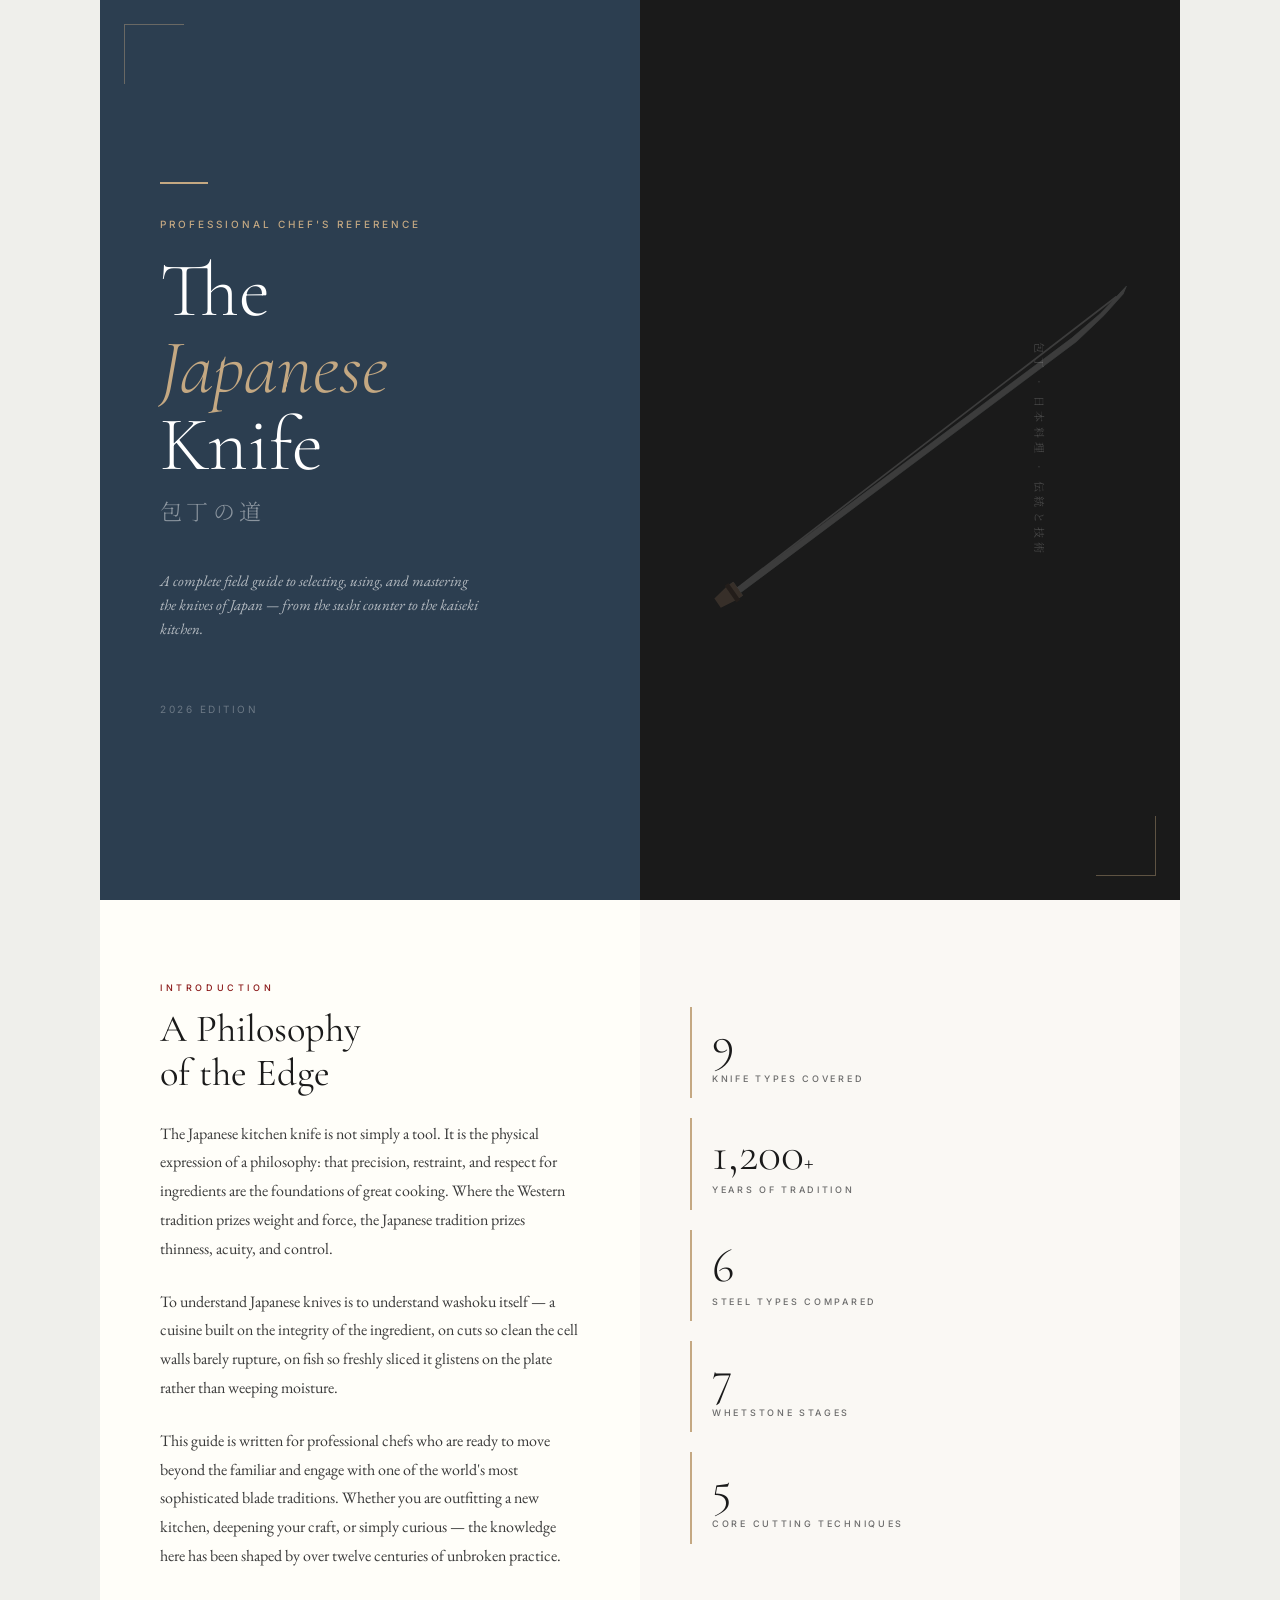
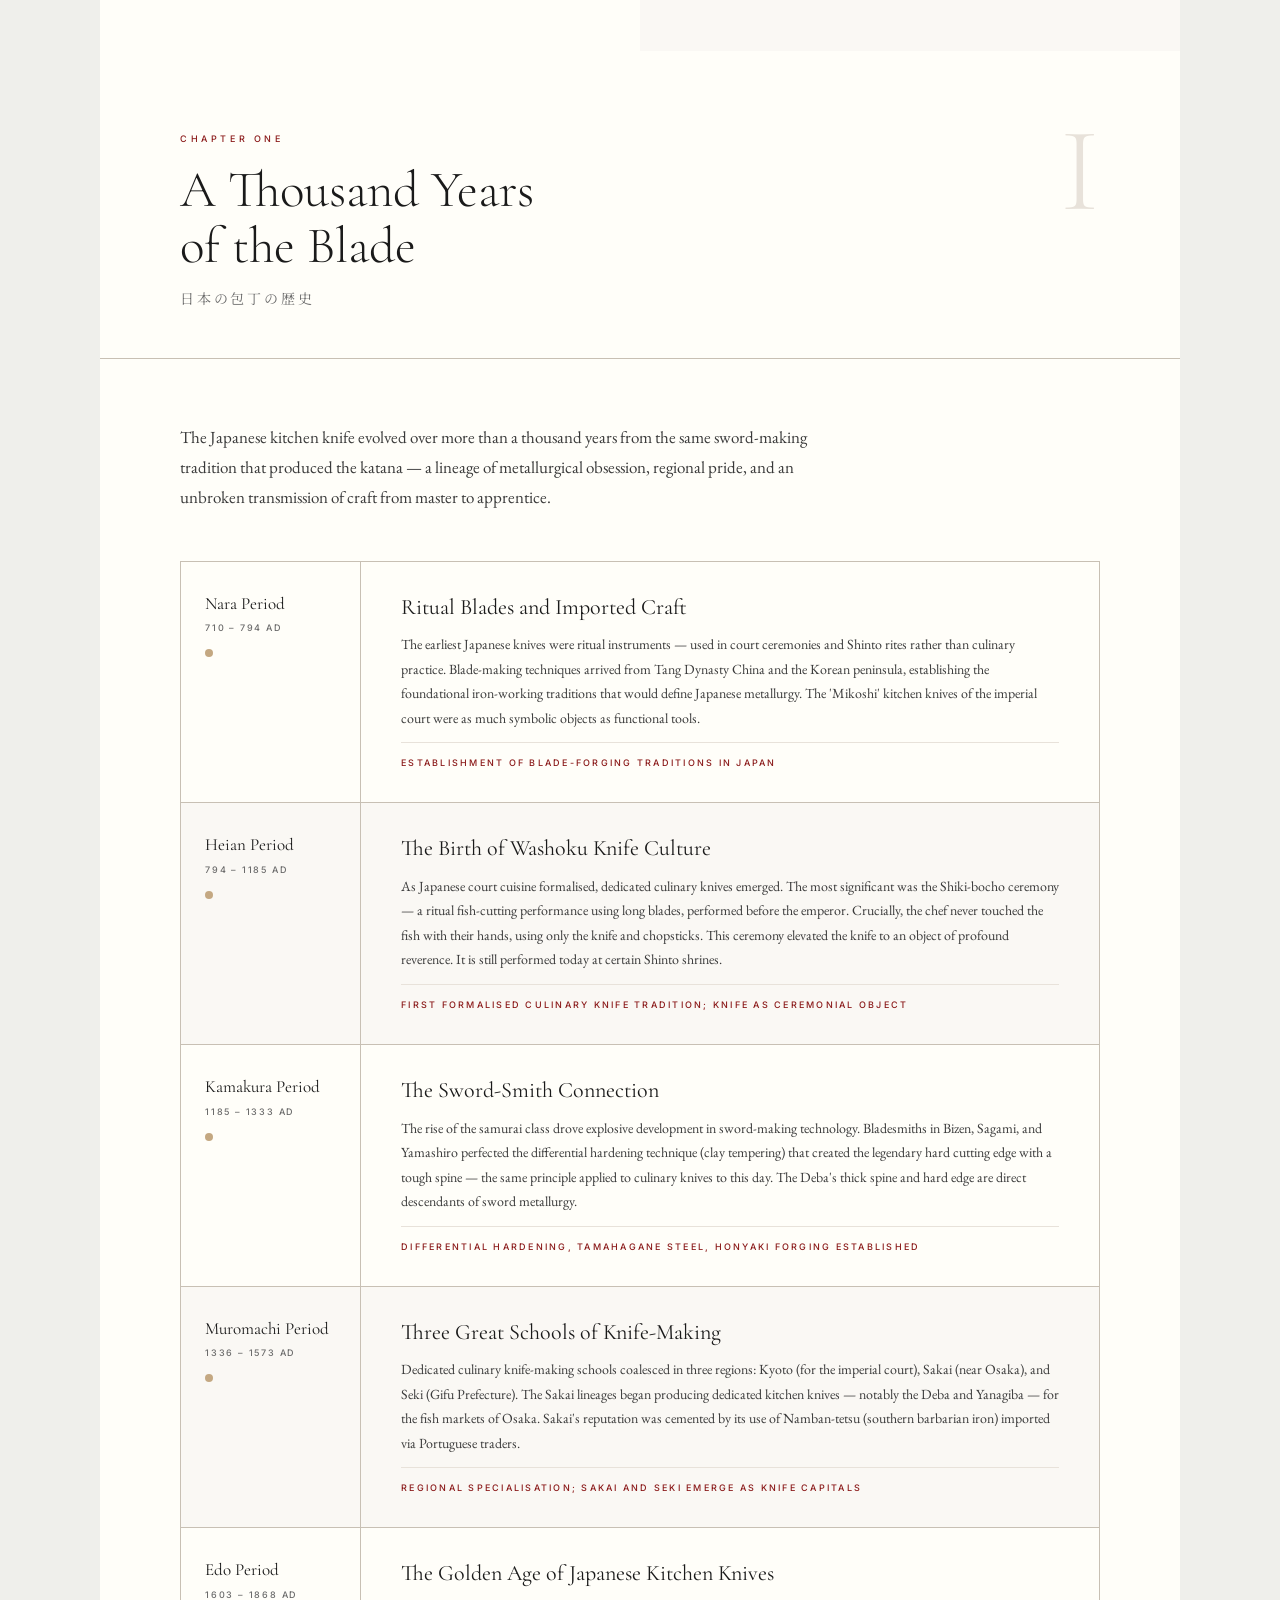
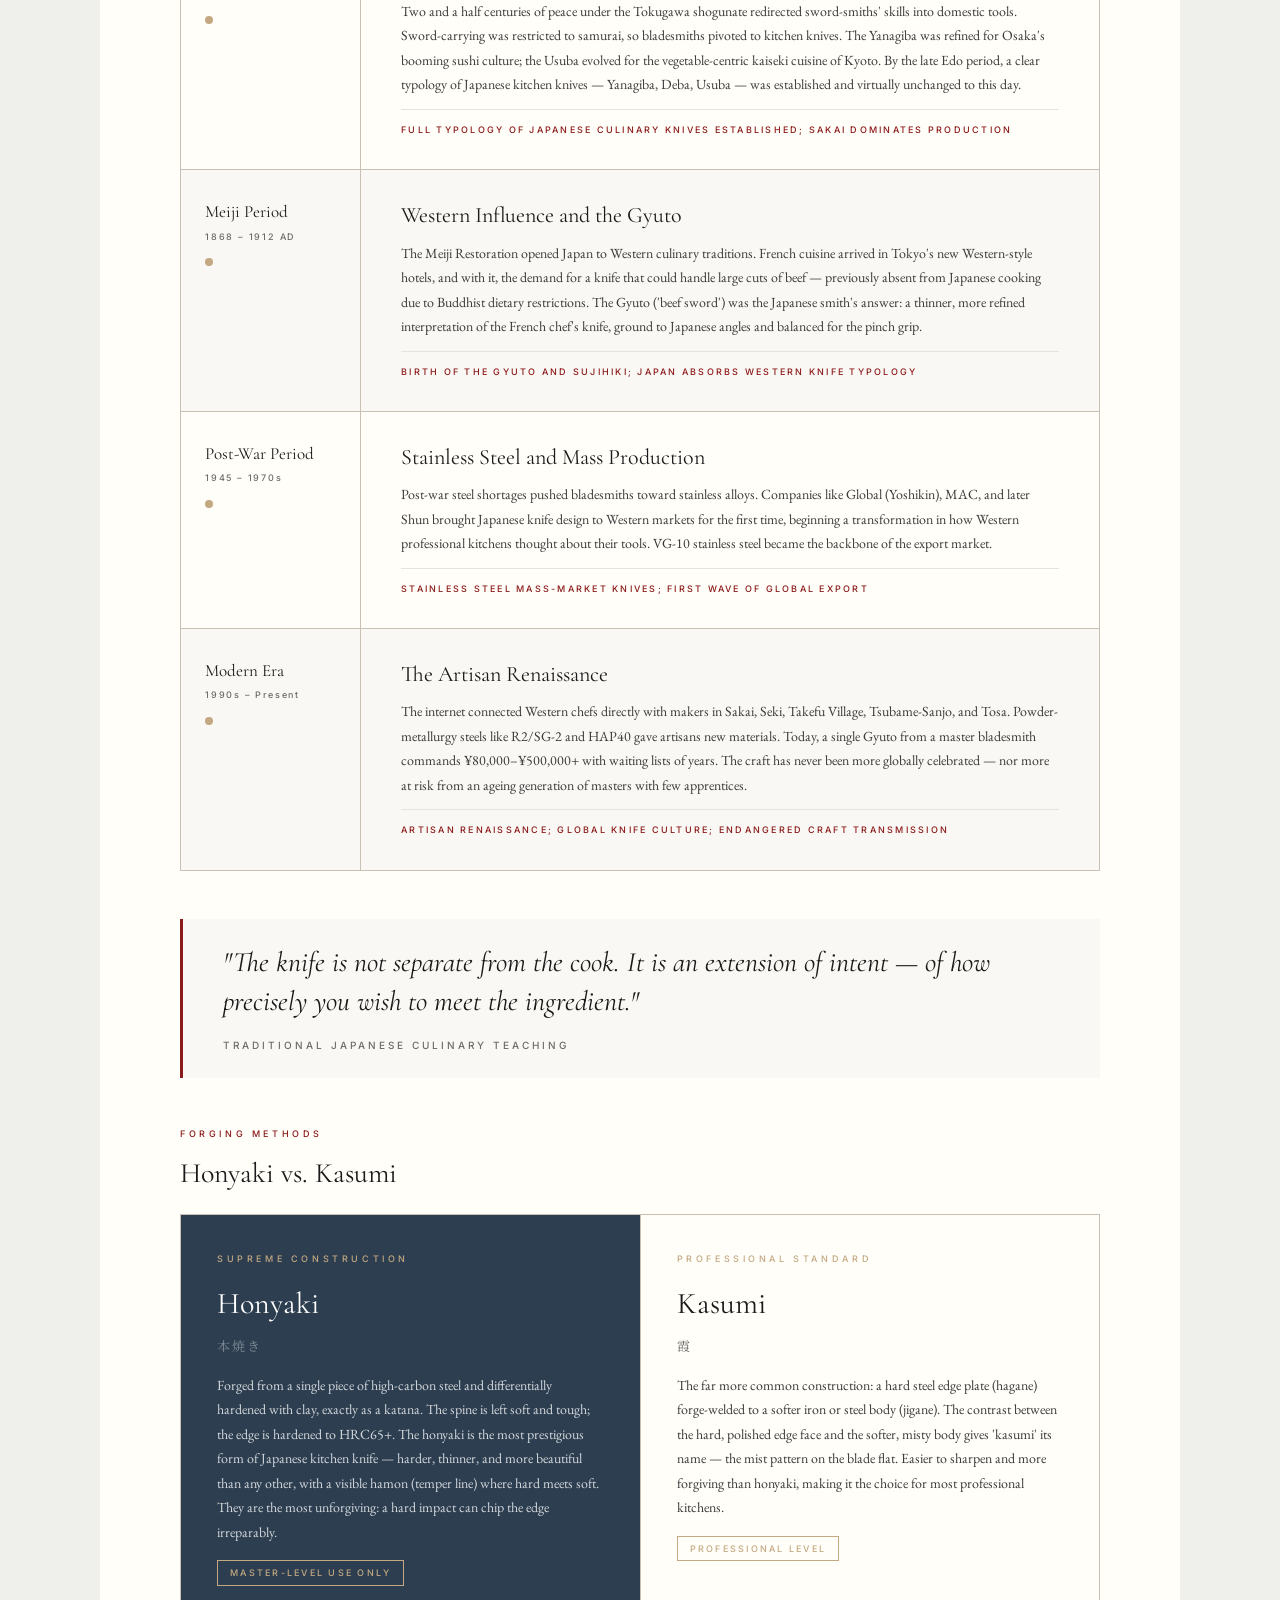
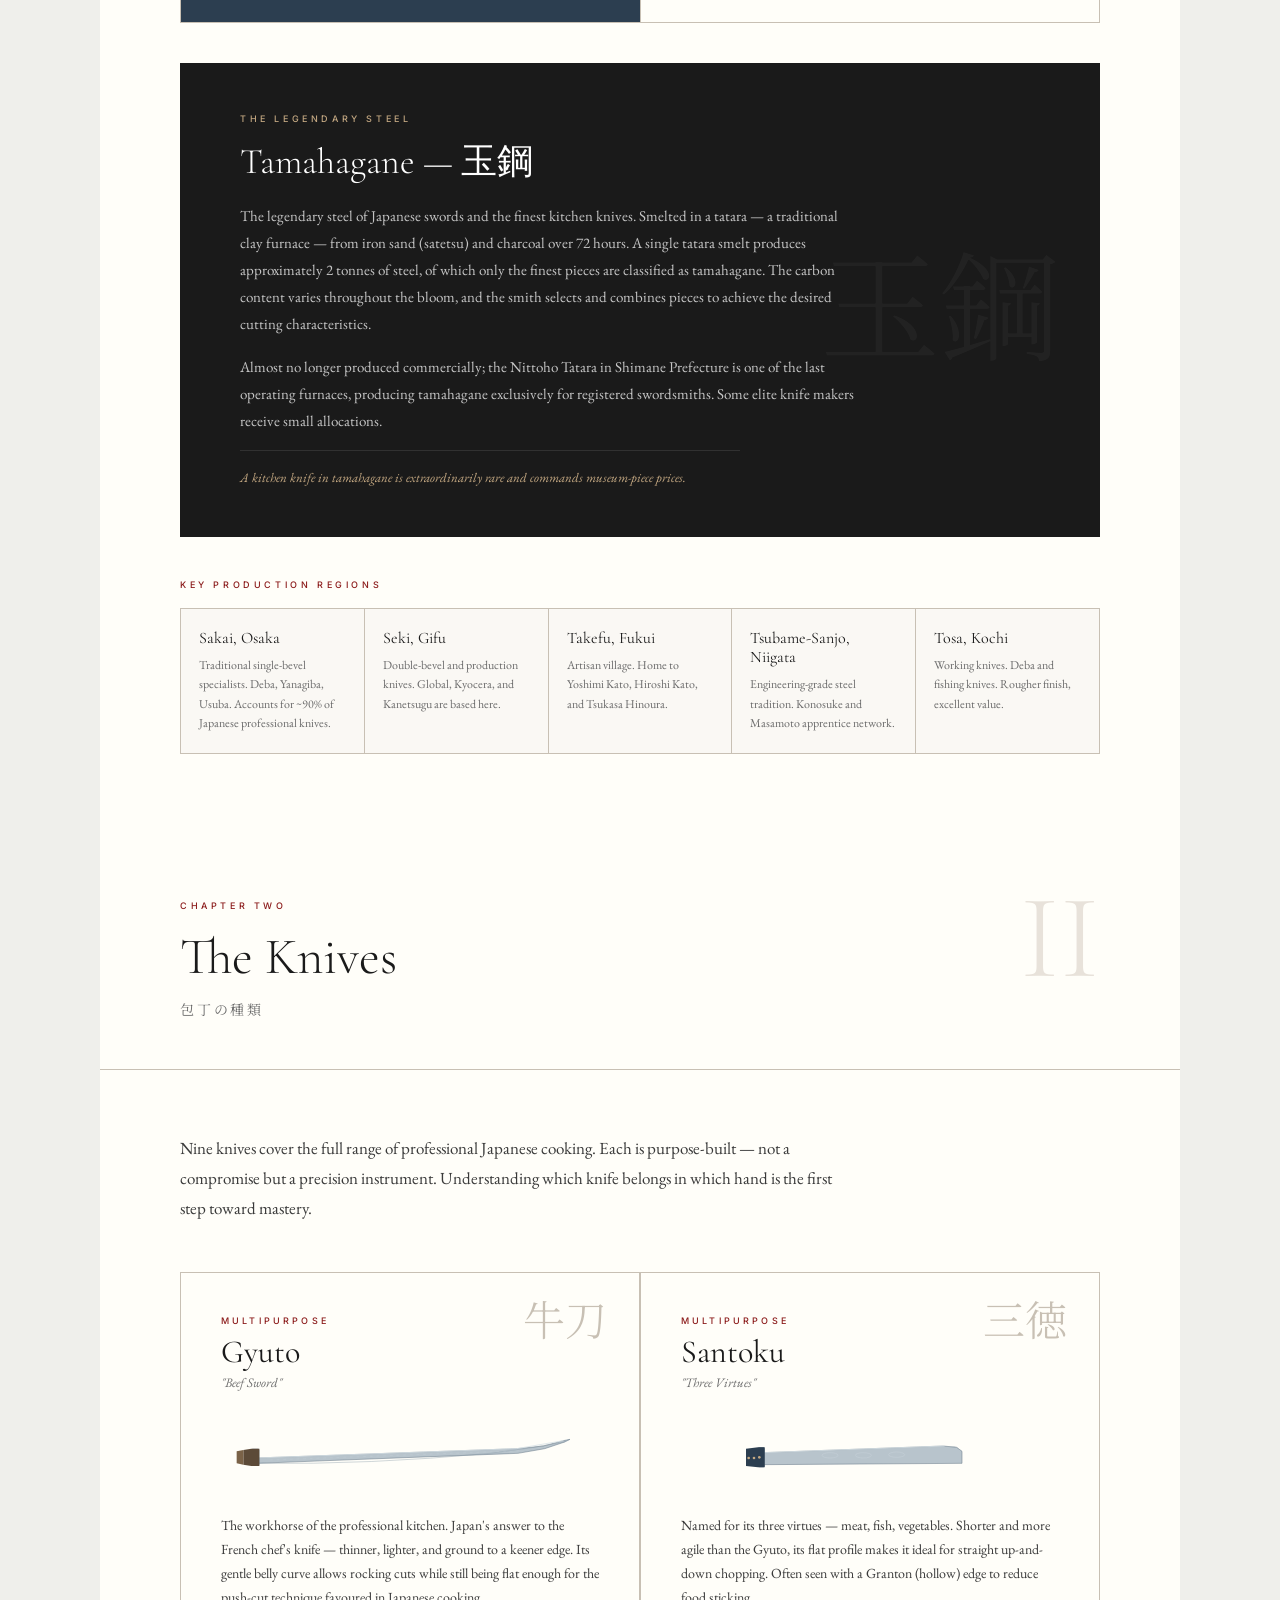
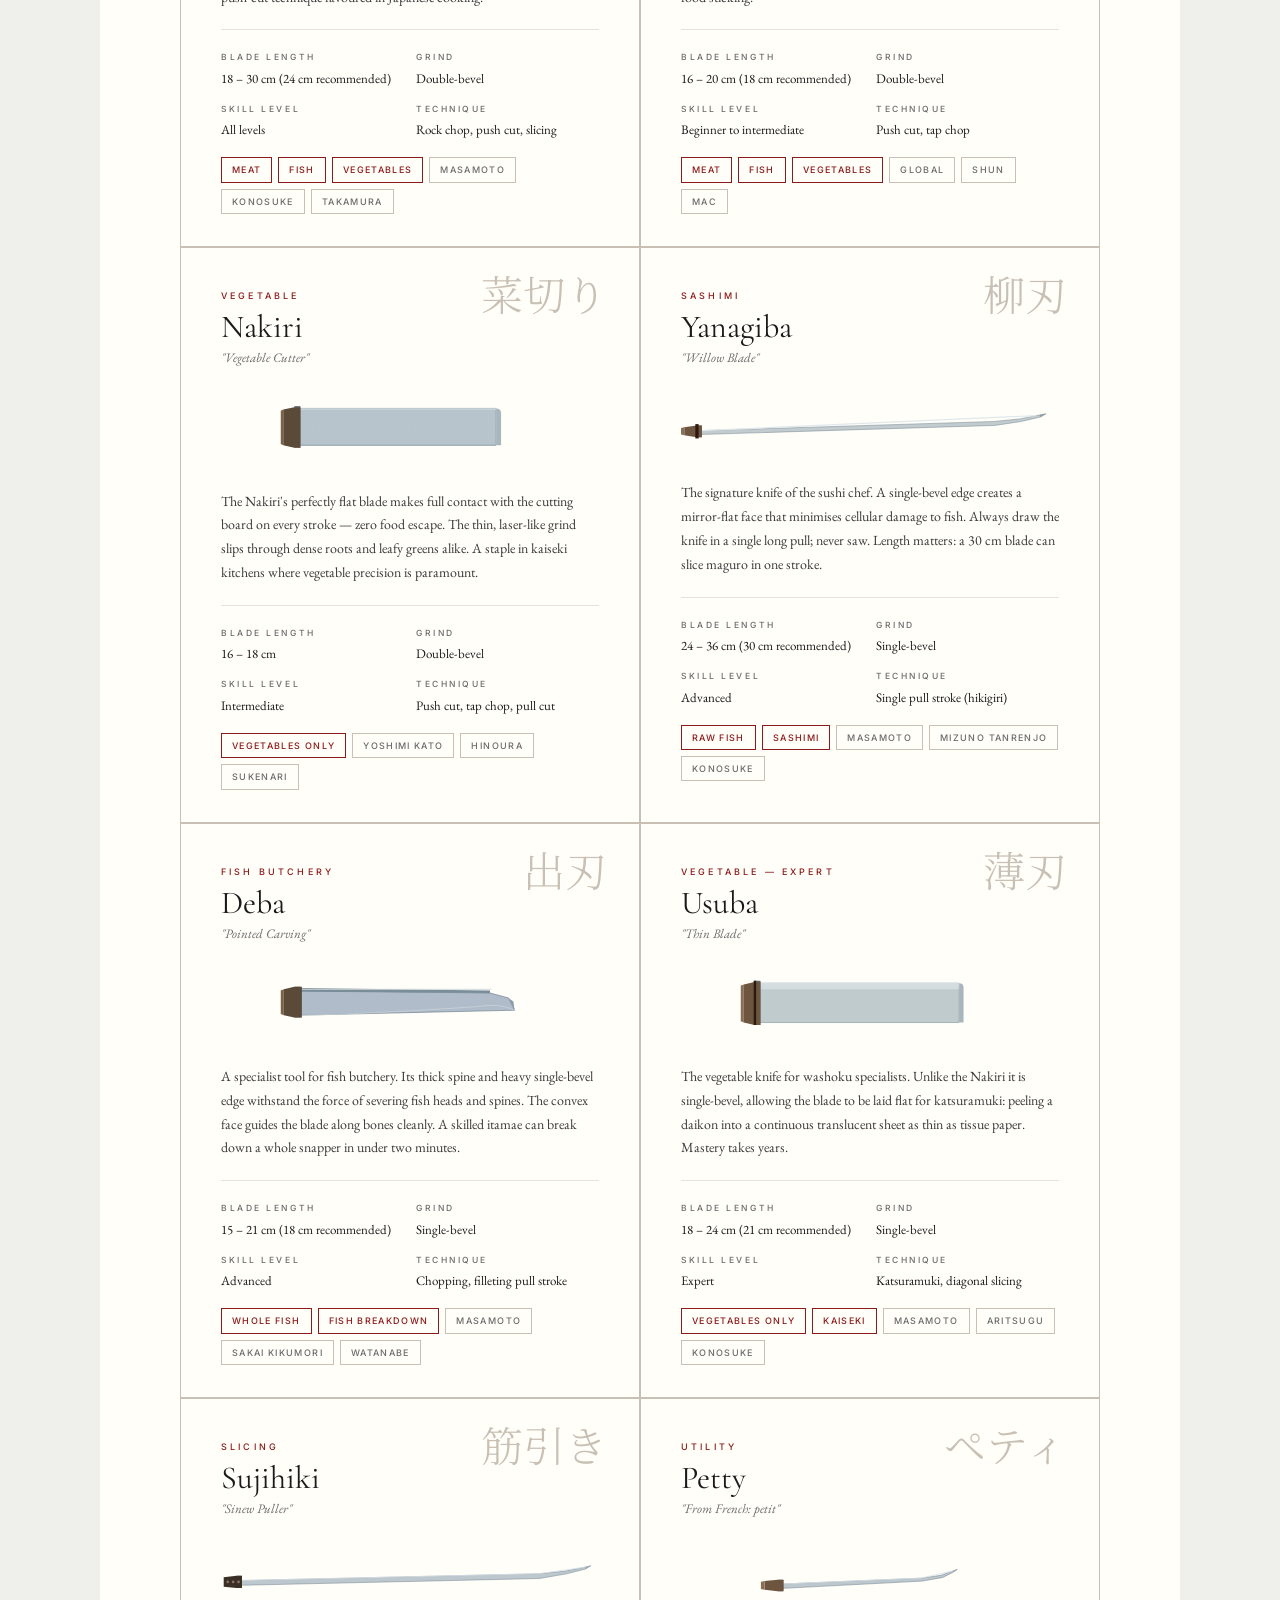
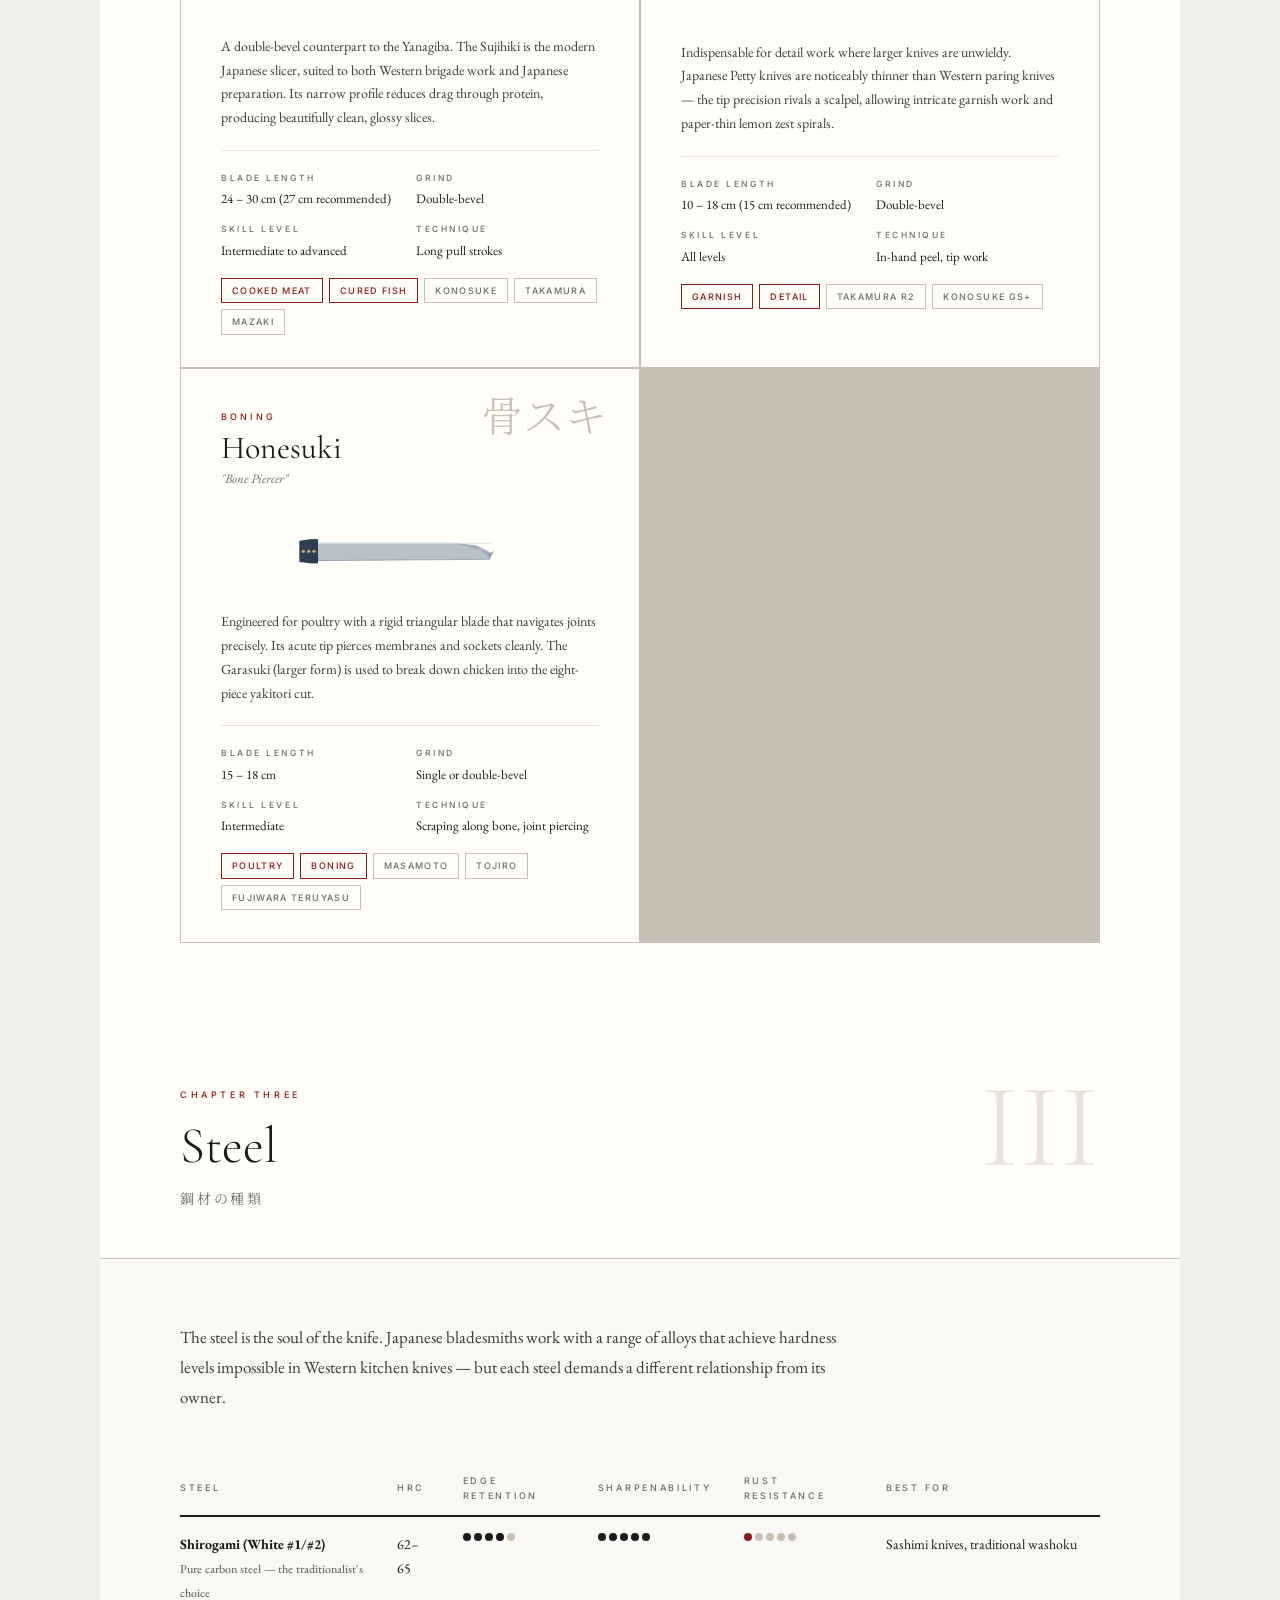
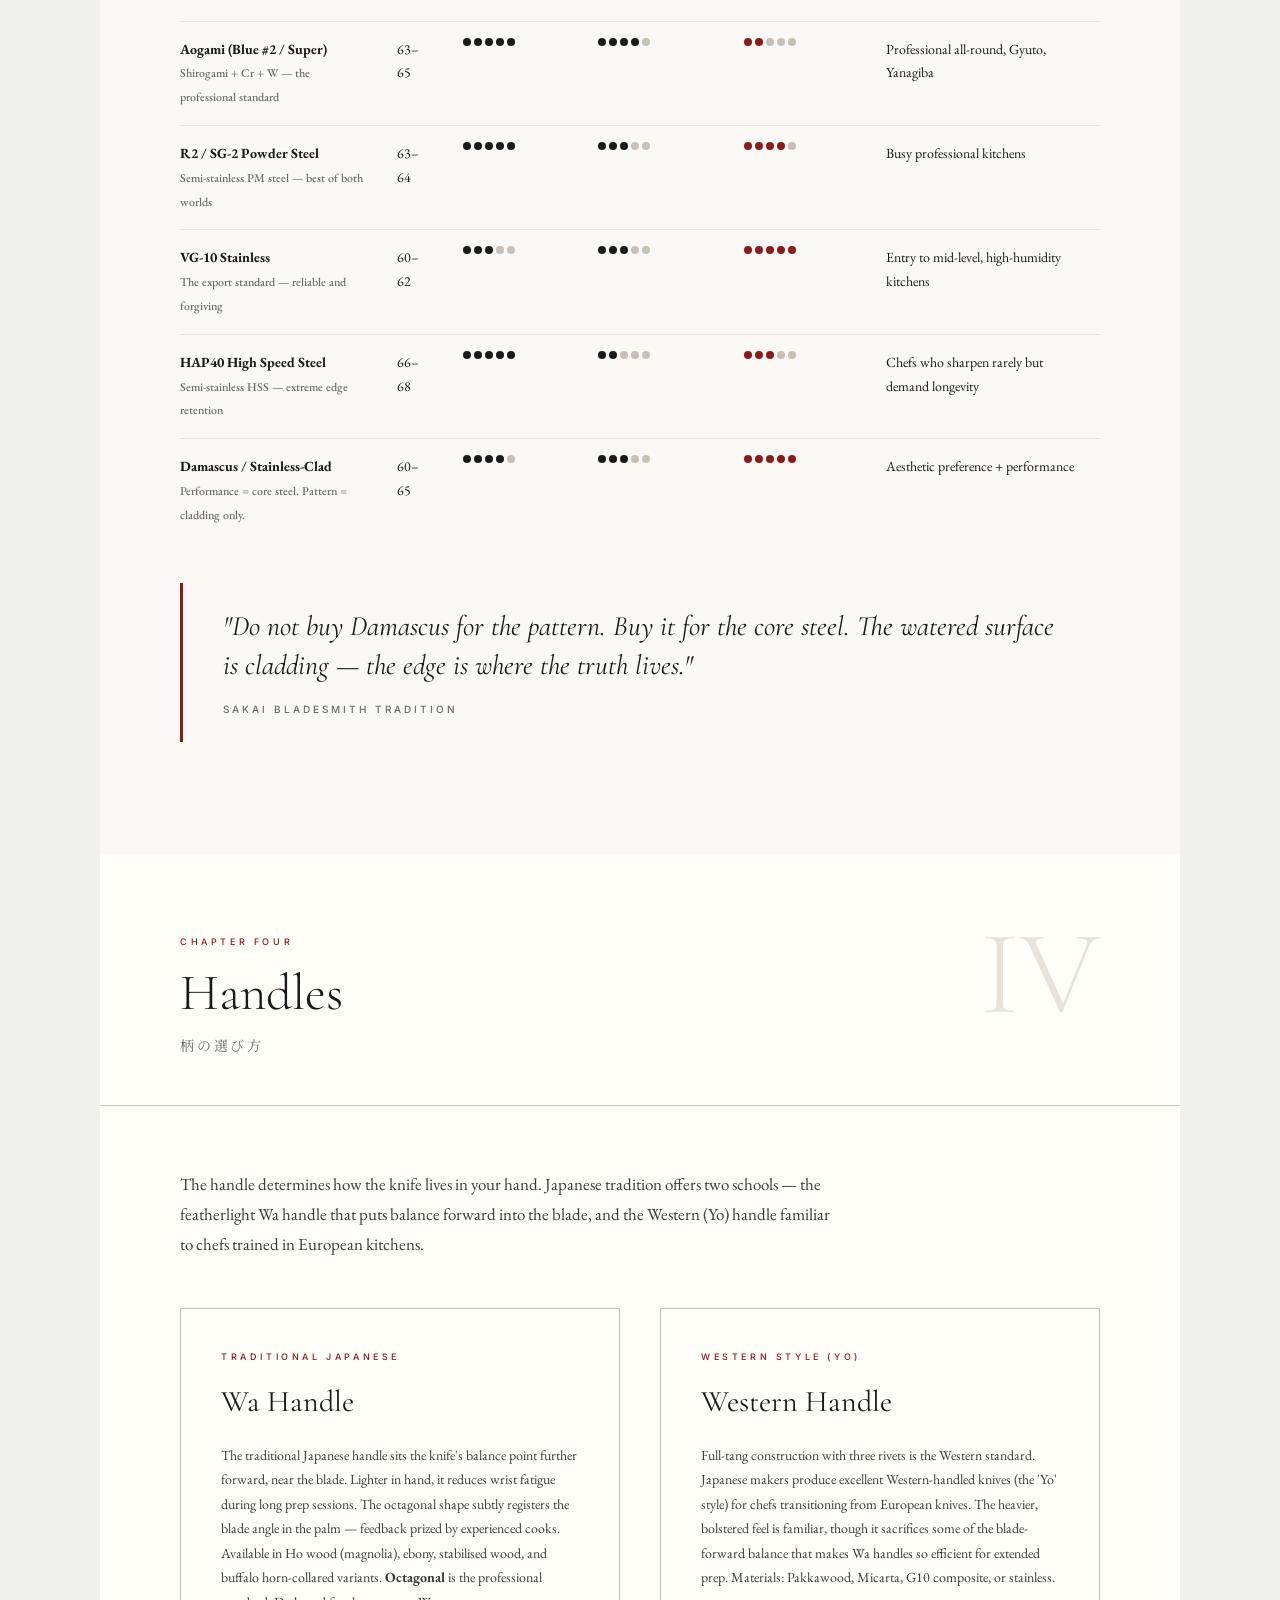
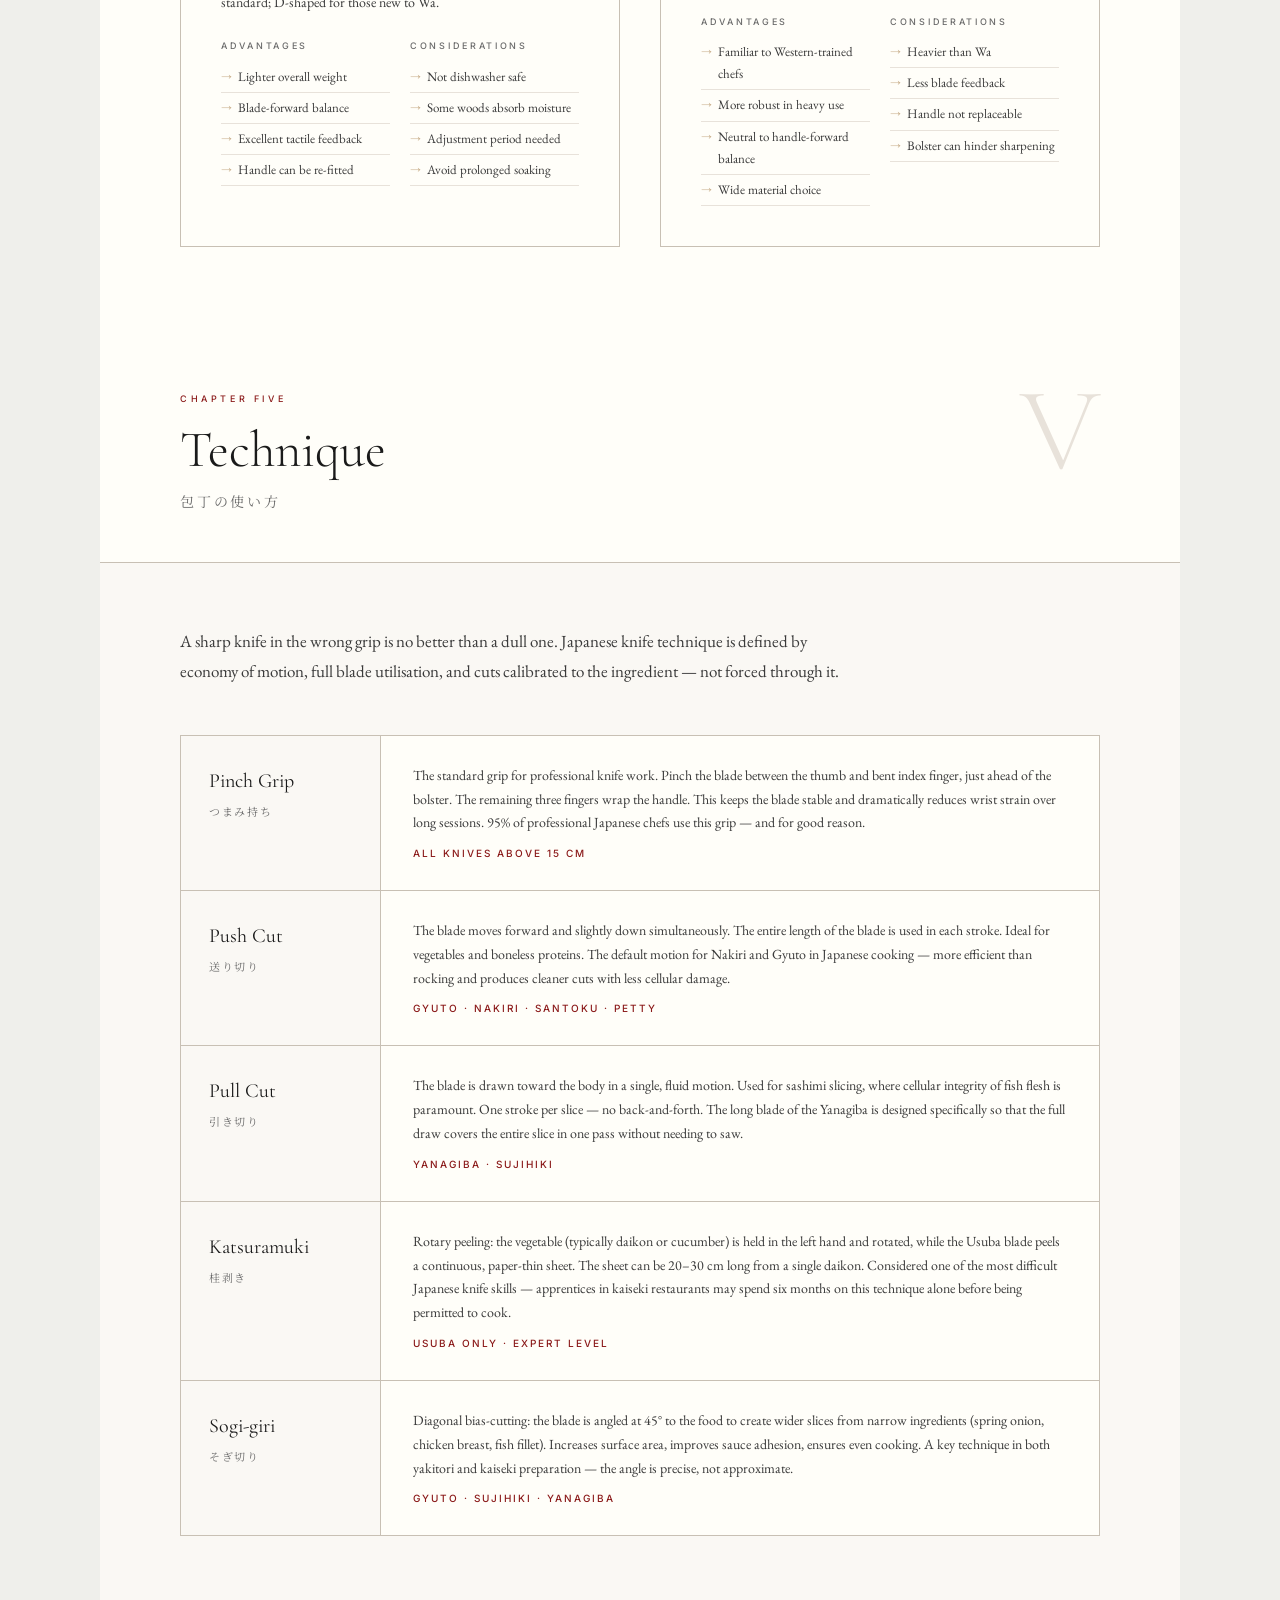
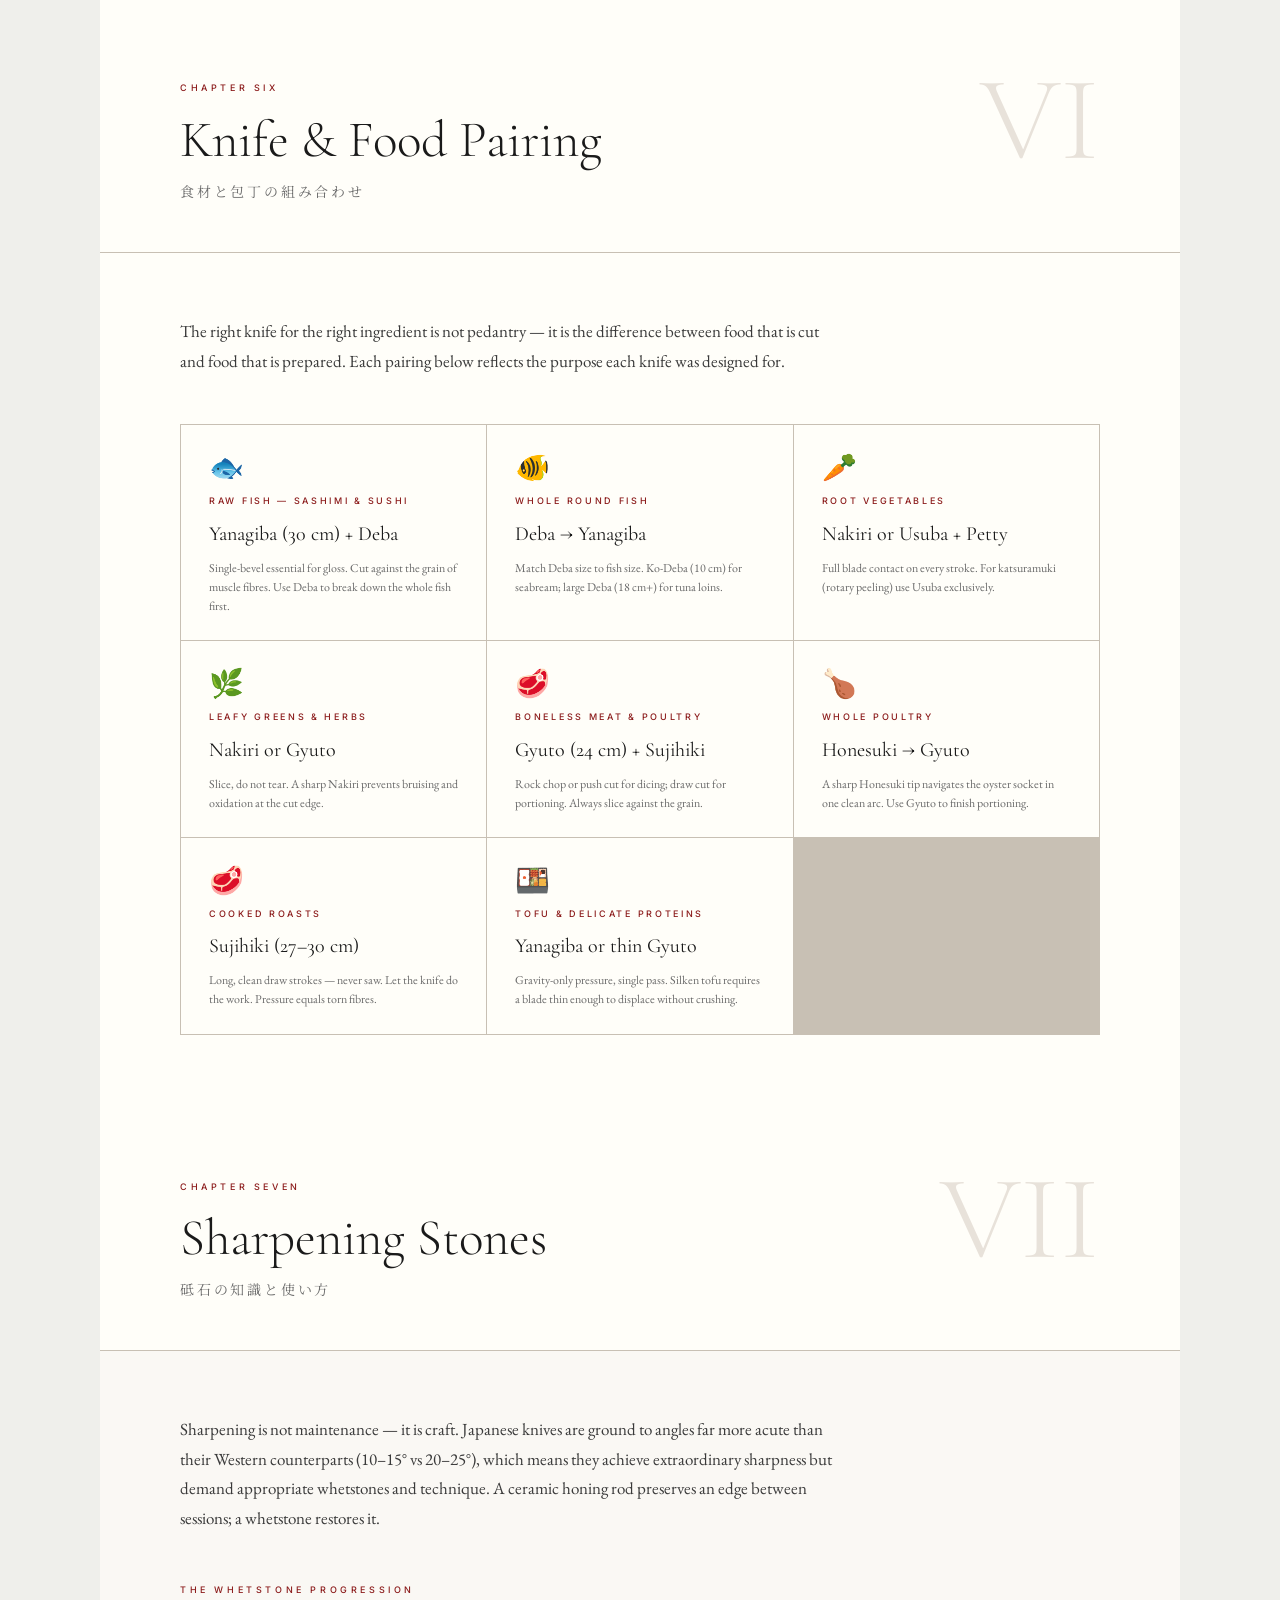
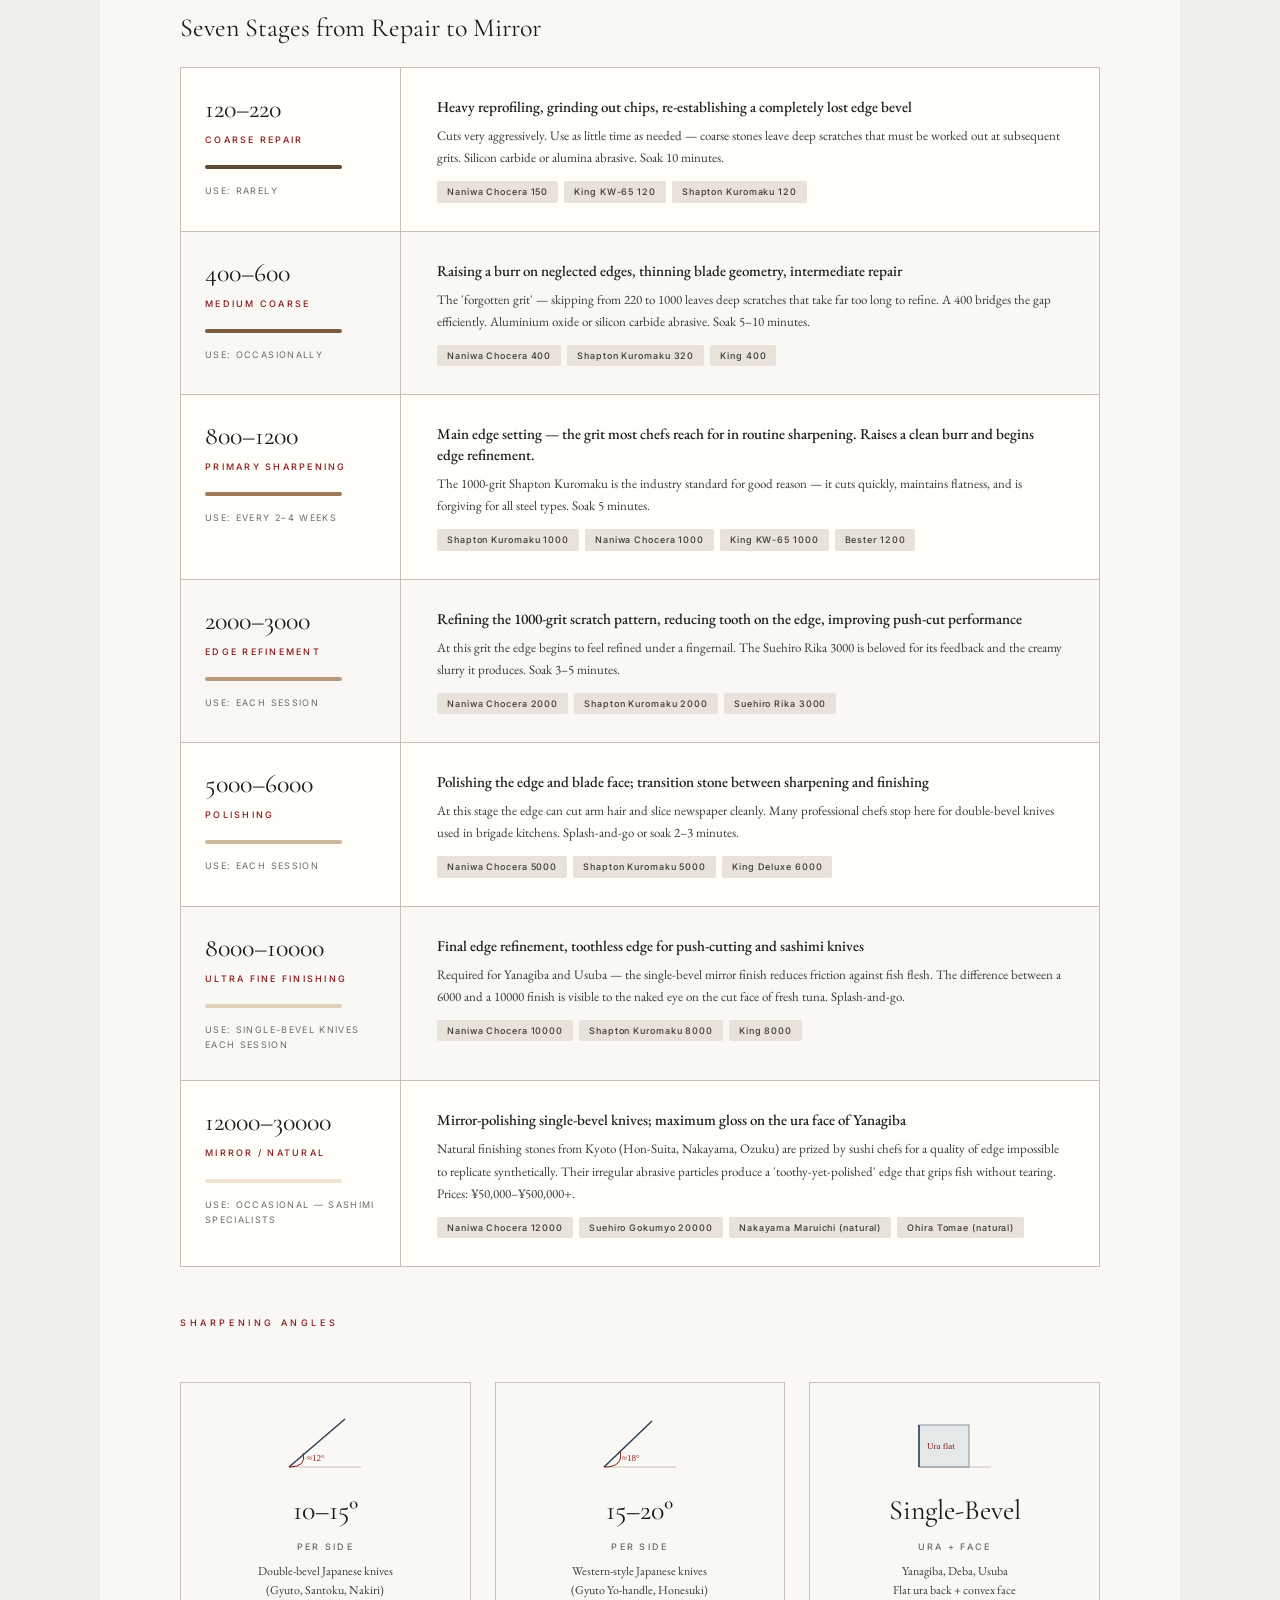
<file: index.html>
<!DOCTYPE html>
<html lang="en">
<head>
  <meta charset="UTF-8">
  <meta name="viewport" content="width=device-width, initial-scale=1.0">
  <title>The Japanese Knife — A Professional Chef's Complete Reference</title>
  <link rel="stylesheet" href="css/guide.css">
</head>
<body>
<div class="page-wrapper">

<!-- ═══════════════════════════════════════════════════════════
     COVER
═══════════════════════════════════════════════════════════ -->
<header class="cover">
  <div class="cover__left">
    <div class="cover__rule"></div>
    <p class="cover__eyebrow">Professional Chef's Reference</p>
    <h1 class="cover__title">The<br><em>Japanese</em><br>Knife</h1>
    <p class="cover__jp-title">包丁の道</p>
    <p class="cover__subtitle">A complete field guide to selecting, using, and mastering the knives of Japan — from the sushi counter to the kaiseki kitchen.</p>
    <p class="cover__edition">2026 Edition</p>
  </div>
  <div class="cover__right">
    <div class="cover__knife-bg">
      <svg xmlns="http://www.w3.org/2000/svg" viewBox="0 0 580 110" fill="none">
        <path d="M30 70 L480 56 L520 52 L550 46 L560 44 L552 49 L522 56 L482 62 L30 76 Z" fill="#C2CBCE" stroke="#6B7C8A" stroke-width="0.7"/>
        <line x1="32" y1="70" x2="545" y2="47" stroke="#E0E8EC" stroke-width="1.8"/>
        <path d="M550 46 L560 44 L552 49 Z" fill="#8A9BA8"/>
        <rect x="24" y="62" width="8" height="18" rx="1" fill="#5A6B78"/>
        <path d="M5 65 L24 62 L32 62 L32 80 L24 80 L5 77 Z" fill="#6E5540"/>
        <rect x="22" y="60" width="5" height="22" fill="#2C1A0E"/>
      </svg>
    </div>
    <span class="cover__vertical-text">包丁 · 日本料理 · 伝統と技術</span>
  </div>
</header>

<!-- ═══════════════════════════════════════════════════════════
     INTRODUCTION
═══════════════════════════════════════════════════════════ -->
<section class="intro-spread">
  <div class="intro-spread__text">
    <p class="section__eyebrow">Introduction</p>
    <h2 class="section__title">A Philosophy<br>of the Edge</h2>
    <p style="font-size:16px;line-height:1.8;color:var(--ink-mid);margin-bottom:24px;">The Japanese kitchen knife is not simply a tool. It is the physical expression of a philosophy: that precision, restraint, and respect for ingredients are the foundations of great cooking. Where the Western tradition prizes weight and force, the Japanese tradition prizes thinness, acuity, and control.</p>
    <p style="font-size:16px;line-height:1.8;color:var(--ink-mid);margin-bottom:24px;">To understand Japanese knives is to understand washoku itself — a cuisine built on the integrity of the ingredient, on cuts so clean the cell walls barely rupture, on fish so freshly sliced it glistens on the plate rather than weeping moisture.</p>
    <p style="font-size:16px;line-height:1.8;color:var(--ink-mid);">This guide is written for professional chefs who are ready to move beyond the familiar and engage with one of the world's most sophisticated blade traditions. Whether you are outfitting a new kitchen, deepening your craft, or simply curious — the knowledge here has been shaped by over twelve centuries of unbroken practice.</p>
  </div>
  <div class="intro-spread__image-panel">
    <div class="stat-block">
      <div class="stat-block__number">9</div>
      <div class="stat-block__label">Knife Types Covered</div>
    </div>
    <div class="stat-block">
      <div class="stat-block__number">1,200<span style="font-size:24px">+</span></div>
      <div class="stat-block__label">Years of Tradition</div>
    </div>
    <div class="stat-block">
      <div class="stat-block__number">6</div>
      <div class="stat-block__label">Steel Types Compared</div>
    </div>
    <div class="stat-block">
      <div class="stat-block__number">7</div>
      <div class="stat-block__label">Whetstone Stages</div>
    </div>
    <div class="stat-block">
      <div class="stat-block__number">5</div>
      <div class="stat-block__label">Core Cutting Techniques</div>
    </div>
  </div>
</section>


<!-- ═══════════════════════════════════════════════════════════
     CHAPTER I — HISTORY
═══════════════════════════════════════════════════════════ -->
<article>
  <div class="chapter-header" data-number="I">
    <p class="chapter-header__label">Chapter One</p>
    <h2 class="chapter-header__title">A Thousand Years<br>of the Blade</h2>
    <p class="chapter-header__jp">日本の包丁の歴史</p>
  </div>

  <section class="section">
    <p class="section__intro">The Japanese kitchen knife evolved over more than a thousand years from the same sword-making tradition that produced the katana — a lineage of metallurgical obsession, regional pride, and an unbroken transmission of craft from master to apprentice.</p>

    <div class="history-timeline">

      <div class="timeline-entry">
        <div class="timeline-entry__date">
          <div class="timeline-entry__period">Nara Period</div>
          <div class="timeline-entry__years">710 – 794 AD</div>
          <div class="timeline-entry__dot"></div>
        </div>
        <div class="timeline-entry__content">
          <h3 class="timeline-entry__title">Ritual Blades and Imported Craft</h3>
          <p class="timeline-entry__desc">The earliest Japanese knives were ritual instruments — used in court ceremonies and Shinto rites rather than culinary practice. Blade-making techniques arrived from Tang Dynasty China and the Korean peninsula, establishing the foundational iron-working traditions that would define Japanese metallurgy. The 'Mikoshi' kitchen knives of the imperial court were as much symbolic objects as functional tools.</p>
          <p class="timeline-entry__significance">Establishment of blade-forging traditions in Japan</p>
        </div>
      </div>

      <div class="timeline-entry">
        <div class="timeline-entry__date">
          <div class="timeline-entry__period">Heian Period</div>
          <div class="timeline-entry__years">794 – 1185 AD</div>
          <div class="timeline-entry__dot"></div>
        </div>
        <div class="timeline-entry__content">
          <h3 class="timeline-entry__title">The Birth of Washoku Knife Culture</h3>
          <p class="timeline-entry__desc">As Japanese court cuisine formalised, dedicated culinary knives emerged. The most significant was the Shiki-bocho ceremony — a ritual fish-cutting performance using long blades, performed before the emperor. Crucially, the chef never touched the fish with their hands, using only the knife and chopsticks. This ceremony elevated the knife to an object of profound reverence. It is still performed today at certain Shinto shrines.</p>
          <p class="timeline-entry__significance">First formalised culinary knife tradition; knife as ceremonial object</p>
        </div>
      </div>

      <div class="timeline-entry">
        <div class="timeline-entry__date">
          <div class="timeline-entry__period">Kamakura Period</div>
          <div class="timeline-entry__years">1185 – 1333 AD</div>
          <div class="timeline-entry__dot"></div>
        </div>
        <div class="timeline-entry__content">
          <h3 class="timeline-entry__title">The Sword-Smith Connection</h3>
          <p class="timeline-entry__desc">The rise of the samurai class drove explosive development in sword-making technology. Bladesmiths in Bizen, Sagami, and Yamashiro perfected the differential hardening technique (clay tempering) that created the legendary hard cutting edge with a tough spine — the same principle applied to culinary knives to this day. The Deba's thick spine and hard edge are direct descendants of sword metallurgy.</p>
          <p class="timeline-entry__significance">Differential hardening, tamahagane steel, honyaki forging established</p>
        </div>
      </div>

      <div class="timeline-entry">
        <div class="timeline-entry__date">
          <div class="timeline-entry__period">Muromachi Period</div>
          <div class="timeline-entry__years">1336 – 1573 AD</div>
          <div class="timeline-entry__dot"></div>
        </div>
        <div class="timeline-entry__content">
          <h3 class="timeline-entry__title">Three Great Schools of Knife-Making</h3>
          <p class="timeline-entry__desc">Dedicated culinary knife-making schools coalesced in three regions: Kyoto (for the imperial court), Sakai (near Osaka), and Seki (Gifu Prefecture). The Sakai lineages began producing dedicated kitchen knives — notably the Deba and Yanagiba — for the fish markets of Osaka. Sakai's reputation was cemented by its use of Namban-tetsu (southern barbarian iron) imported via Portuguese traders.</p>
          <p class="timeline-entry__significance">Regional specialisation; Sakai and Seki emerge as knife capitals</p>
        </div>
      </div>

      <div class="timeline-entry">
        <div class="timeline-entry__date">
          <div class="timeline-entry__period">Edo Period</div>
          <div class="timeline-entry__years">1603 – 1868 AD</div>
          <div class="timeline-entry__dot"></div>
        </div>
        <div class="timeline-entry__content">
          <h3 class="timeline-entry__title">The Golden Age of Japanese Kitchen Knives</h3>
          <p class="timeline-entry__desc">Two and a half centuries of peace under the Tokugawa shogunate redirected sword-smiths' skills into domestic tools. Sword-carrying was restricted to samurai, so bladesmiths pivoted to kitchen knives. The Yanagiba was refined for Osaka's booming sushi culture; the Usuba evolved for the vegetable-centric kaiseki cuisine of Kyoto. By the late Edo period, a clear typology of Japanese kitchen knives — Yanagiba, Deba, Usuba — was established and virtually unchanged to this day.</p>
          <p class="timeline-entry__significance">Full typology of Japanese culinary knives established; Sakai dominates production</p>
        </div>
      </div>

      <div class="timeline-entry">
        <div class="timeline-entry__date">
          <div class="timeline-entry__period">Meiji Period</div>
          <div class="timeline-entry__years">1868 – 1912 AD</div>
          <div class="timeline-entry__dot"></div>
        </div>
        <div class="timeline-entry__content">
          <h3 class="timeline-entry__title">Western Influence and the Gyuto</h3>
          <p class="timeline-entry__desc">The Meiji Restoration opened Japan to Western culinary traditions. French cuisine arrived in Tokyo's new Western-style hotels, and with it, the demand for a knife that could handle large cuts of beef — previously absent from Japanese cooking due to Buddhist dietary restrictions. The Gyuto ('beef sword') was the Japanese smith's answer: a thinner, more refined interpretation of the French chef's knife, ground to Japanese angles and balanced for the pinch grip.</p>
          <p class="timeline-entry__significance">Birth of the Gyuto and Sujihiki; Japan absorbs Western knife typology</p>
        </div>
      </div>

      <div class="timeline-entry">
        <div class="timeline-entry__date">
          <div class="timeline-entry__period">Post-War Period</div>
          <div class="timeline-entry__years">1945 – 1970s</div>
          <div class="timeline-entry__dot"></div>
        </div>
        <div class="timeline-entry__content">
          <h3 class="timeline-entry__title">Stainless Steel and Mass Production</h3>
          <p class="timeline-entry__desc">Post-war steel shortages pushed bladesmiths toward stainless alloys. Companies like Global (Yoshikin), MAC, and later Shun brought Japanese knife design to Western markets for the first time, beginning a transformation in how Western professional kitchens thought about their tools. VG-10 stainless steel became the backbone of the export market.</p>
          <p class="timeline-entry__significance">Stainless steel mass-market knives; first wave of global export</p>
        </div>
      </div>

      <div class="timeline-entry">
        <div class="timeline-entry__date">
          <div class="timeline-entry__period">Modern Era</div>
          <div class="timeline-entry__years">1990s – Present</div>
          <div class="timeline-entry__dot"></div>
        </div>
        <div class="timeline-entry__content">
          <h3 class="timeline-entry__title">The Artisan Renaissance</h3>
          <p class="timeline-entry__desc">The internet connected Western chefs directly with makers in Sakai, Seki, Takefu Village, Tsubame-Sanjo, and Tosa. Powder-metallurgy steels like R2/SG-2 and HAP40 gave artisans new materials. Today, a single Gyuto from a master bladesmith commands ¥80,000–¥500,000+ with waiting lists of years. The craft has never been more globally celebrated — nor more at risk from an ageing generation of masters with few apprentices.</p>
          <p class="timeline-entry__significance">Artisan renaissance; global knife culture; endangered craft transmission</p>
        </div>
      </div>

    </div><!-- /history-timeline -->

    <div class="pull-quote">
      <p class="pull-quote__text">"The knife is not separate from the cook. It is an extension of intent — of how precisely you wish to meet the ingredient."</p>
      <p class="pull-quote__attribution">Traditional Japanese culinary teaching</p>
    </div>

    <!-- Honyaki vs Kasumi -->
    <p class="section__eyebrow" style="margin-bottom:16px;">Forging Methods</p>
    <h3 class="section__title" style="font-size:28px;margin-bottom:24px;">Honyaki vs. Kasumi</h3>
    <div class="honyaki-grid">
      <div class="honyaki-card honyaki-card--dark">
        <p class="honyaki-card__label">Supreme Construction</p>
        <h3 class="honyaki-card__name">Honyaki</h3>
        <p class="honyaki-card__jp">本焼き</p>
        <p class="honyaki-card__desc">Forged from a single piece of high-carbon steel and differentially hardened with clay, exactly as a katana. The spine is left soft and tough; the edge is hardened to HRC65+. The honyaki is the most prestigious form of Japanese kitchen knife — harder, thinner, and more beautiful than any other, with a visible hamon (temper line) where hard meets soft. They are the most unforgiving: a hard impact can chip the edge irreparably.</p>
        <span class="honyaki-card__difficulty">Master-level use only</span>
      </div>
      <div class="honyaki-card">
        <p class="honyaki-card__label">Professional Standard</p>
        <h3 class="honyaki-card__name">Kasumi</h3>
        <p class="honyaki-card__jp">霞</p>
        <p class="honyaki-card__desc">The far more common construction: a hard steel edge plate (hagane) forge-welded to a softer iron or steel body (jigane). The contrast between the hard, polished edge face and the softer, misty body gives 'kasumi' its name — the mist pattern on the blade flat. Easier to sharpen and more forgiving than honyaki, making it the choice for most professional kitchens.</p>
        <span class="honyaki-card__difficulty">Professional level</span>
      </div>
    </div>

    <!-- Tamahagane -->
    <div class="tamahagane-panel">
      <p class="tamahagane-panel__label">The Legendary Steel</p>
      <h3 class="tamahagane-panel__title">Tamahagane — 玉鋼</h3>
      <p class="tamahagane-panel__text">The legendary steel of Japanese swords and the finest kitchen knives. Smelted in a tatara — a traditional clay furnace — from iron sand (satetsu) and charcoal over 72 hours. A single tatara smelt produces approximately 2 tonnes of steel, of which only the finest pieces are classified as tamahagane. The carbon content varies throughout the bloom, and the smith selects and combines pieces to achieve the desired cutting characteristics.</p>
      <p class="tamahagane-panel__text">Almost no longer produced commercially; the Nittoho Tatara in Shimane Prefecture is one of the last operating furnaces, producing tamahagane exclusively for registered swordsmiths. Some elite knife makers receive small allocations.</p>
      <p class="tamahagane-panel__note">A kitchen knife in tamahagane is extraordinarily rare and commands museum-piece prices.</p>
    </div>

    <!-- Key Regions -->
    <p class="section__eyebrow" style="margin:40px 0 16px;">Key Production Regions</p>
    <div class="regions-grid">
      <div class="region-card">
        <div class="region-card__name">Sakai, Osaka</div>
        <div class="region-card__desc">Traditional single-bevel specialists. Deba, Yanagiba, Usuba. Accounts for ~90% of Japanese professional knives.</div>
      </div>
      <div class="region-card">
        <div class="region-card__name">Seki, Gifu</div>
        <div class="region-card__desc">Double-bevel and production knives. Global, Kyocera, and Kanetsugu are based here.</div>
      </div>
      <div class="region-card">
        <div class="region-card__name">Takefu, Fukui</div>
        <div class="region-card__desc">Artisan village. Home to Yoshimi Kato, Hiroshi Kato, and Tsukasa Hinoura.</div>
      </div>
      <div class="region-card">
        <div class="region-card__name">Tsubame-Sanjo, Niigata</div>
        <div class="region-card__desc">Engineering-grade steel tradition. Konosuke and Masamoto apprentice network.</div>
      </div>
      <div class="region-card">
        <div class="region-card__name">Tosa, Kochi</div>
        <div class="region-card__desc">Working knives. Deba and fishing knives. Rougher finish, excellent value.</div>
      </div>
    </div>

  </section>
</article>


<!-- ═══════════════════════════════════════════════════════════
     CHAPTER II — THE KNIVES
═══════════════════════════════════════════════════════════ -->
<article>
  <div class="chapter-header" data-number="II">
    <p class="chapter-header__label">Chapter Two</p>
    <h2 class="chapter-header__title">The Knives</h2>
    <p class="chapter-header__jp">包丁の種類</p>
  </div>

  <section class="section">
    <p class="section__intro">Nine knives cover the full range of professional Japanese cooking. Each is purpose-built — not a compromise but a precision instrument. Understanding which knife belongs in which hand is the first step toward mastery.</p>

    <div class="knife-grid">

      <!-- GYUTO -->
      <div class="knife-card">
        <div class="knife-card__kanji">牛刀</div>
        <p class="knife-card__category">Multipurpose</p>
        <h3 class="knife-card__name">Gyuto</h3>
        <p class="knife-card__literal">"Beef Sword"</p>
        <div class="knife-card__illustration">
          <svg xmlns="http://www.w3.org/2000/svg" viewBox="0 0 520 120" fill="none"><path d="M30 72 L420 58 L460 54 L490 46 L500 44 L492 48 L462 58 L422 65 L30 80 Z" fill="#B8C4CC" stroke="#6B7C8A" stroke-width="0.8"/><path d="M30 80 Q200 82 380 65 Q440 58 492 48" stroke="#8A9BA8" stroke-width="0.6" fill="none"/><path d="M30 72 L420 58 L490 46" stroke="#D8E2E8" stroke-width="1.2" fill="none"/><path d="M490 46 L500 44 L492 48 Z" fill="#9AAAB5"/><line x1="50" y1="75" x2="430" y2="61" stroke="#CBD5DB" stroke-width="0.4" stroke-dasharray="4 6"/><rect x="22" y="58" width="12" height="26" rx="2" fill="#6B7C8A"/><path d="M10 60 L22 58 L34 58 L34 84 L22 84 L10 82 Z" fill="#5C4A38"/><path d="M0 62 L10 60 L10 82 L0 80 Z" fill="#7A6248"/></svg>
        </div>
        <p class="knife-card__desc">The workhorse of the professional kitchen. Japan's answer to the French chef's knife — thinner, lighter, and ground to a keener edge. Its gentle belly curve allows rocking cuts while still being flat enough for the push-cut technique favoured in Japanese cooking.</p>
        <div class="knife-card__specs">
          <div class="spec-item"><div class="spec-item__label">Blade Length</div><div class="spec-item__value">18 – 30 cm (24 cm recommended)</div></div>
          <div class="spec-item"><div class="spec-item__label">Grind</div><div class="spec-item__value">Double-bevel</div></div>
          <div class="spec-item"><div class="spec-item__label">Skill Level</div><div class="spec-item__value">All levels</div></div>
          <div class="spec-item"><div class="spec-item__label">Technique</div><div class="spec-item__value">Rock chop, push cut, slicing</div></div>
        </div>
        <div class="knife-card__tags">
          <span class="tag tag--accent">Meat</span><span class="tag tag--accent">Fish</span><span class="tag tag--accent">Vegetables</span>
          <span class="tag">Masamoto</span><span class="tag">Konosuke</span><span class="tag">Takamura</span>
        </div>
      </div>

      <!-- SANTOKU -->
      <div class="knife-card">
        <div class="knife-card__kanji">三徳</div>
        <p class="knife-card__category">Multipurpose</p>
        <h3 class="knife-card__name">Santoku</h3>
        <p class="knife-card__literal">"Three Virtues"</p>
        <div class="knife-card__illustration">
          <svg xmlns="http://www.w3.org/2000/svg" viewBox="0 0 380 120" fill="none"><path d="M30 64 L300 54 L320 56 L328 62 L328 80 L30 82 Z" fill="#B8C4CC" stroke="#6B7C8A" stroke-width="0.8"/><path d="M300 54 L320 56 L328 62 L318 55 Z" fill="#9AAAB5"/><line x1="30" y1="64" x2="302" y2="54" stroke="#D8E2E8" stroke-width="1.2"/><ellipse cx="130" cy="68" rx="12" ry="4" fill="none" stroke="#CBD5DB" stroke-width="0.6"/><ellipse cx="180" cy="68" rx="12" ry="4" fill="none" stroke="#CBD5DB" stroke-width="0.6"/><ellipse cx="230" cy="67" rx="12" ry="4" fill="none" stroke="#CBD5DB" stroke-width="0.6"/><rect x="22" y="56" width="10" height="30" rx="2" fill="#6B7C8A"/><path d="M4 58 L22 56 L32 56 L32 86 L22 86 L4 84 Z" fill="#2C3E50"/><circle cx="8" cy="72" r="2" fill="#C4A882"/><circle cx="16" cy="72" r="2" fill="#C4A882"/><circle cx="24" cy="71" r="2" fill="#C4A882"/></svg>
        </div>
        <p class="knife-card__desc">Named for its three virtues — meat, fish, vegetables. Shorter and more agile than the Gyuto, its flat profile makes it ideal for straight up-and-down chopping. Often seen with a Granton (hollow) edge to reduce food sticking.</p>
        <div class="knife-card__specs">
          <div class="spec-item"><div class="spec-item__label">Blade Length</div><div class="spec-item__value">16 – 20 cm (18 cm recommended)</div></div>
          <div class="spec-item"><div class="spec-item__label">Grind</div><div class="spec-item__value">Double-bevel</div></div>
          <div class="spec-item"><div class="spec-item__label">Skill Level</div><div class="spec-item__value">Beginner to intermediate</div></div>
          <div class="spec-item"><div class="spec-item__label">Technique</div><div class="spec-item__value">Push cut, tap chop</div></div>
        </div>
        <div class="knife-card__tags">
          <span class="tag tag--accent">Meat</span><span class="tag tag--accent">Fish</span><span class="tag tag--accent">Vegetables</span>
          <span class="tag">Global</span><span class="tag">Shun</span><span class="tag">MAC</span>
        </div>
      </div>

      <!-- NAKIRI -->
      <div class="knife-card">
        <div class="knife-card__kanji">菜切り</div>
        <p class="knife-card__category">Vegetable</p>
        <h3 class="knife-card__name">Nakiri</h3>
        <p class="knife-card__literal">"Vegetable Cutter"</p>
        <div class="knife-card__illustration">
          <svg xmlns="http://www.w3.org/2000/svg" viewBox="0 0 420 130" fill="none"><rect x="30" y="38" width="320" height="60" rx="1" fill="#B8C4CC" stroke="#6B7C8A" stroke-width="0.8"/><line x1="30" y1="39" x2="350" y2="39" stroke="#D8E2E8" stroke-width="1.5"/><line x1="30" y1="98" x2="350" y2="98" stroke="#8A9BA8" stroke-width="0.8"/><line x1="50" y1="68" x2="340" y2="68" stroke="#CBD5DB" stroke-width="0.4" stroke-dasharray="4 8"/><path d="M350 38 Q358 38 358 46 L358 98 L350 98 Z" fill="#A8B6BE"/><rect x="22" y="34" width="10" height="68" rx="1" fill="#6B7C8A"/><path d="M4 40 L22 36 L32 36 L32 102 L22 102 L4 98 Z" fill="#5C4A38"/><path d="M0 42 L4 40 L4 98 L0 96 Z" fill="#7A6248"/></svg>
        </div>
        <p class="knife-card__desc">The Nakiri's perfectly flat blade makes full contact with the cutting board on every stroke — zero food escape. The thin, laser-like grind slips through dense roots and leafy greens alike. A staple in kaiseki kitchens where vegetable precision is paramount.</p>
        <div class="knife-card__specs">
          <div class="spec-item"><div class="spec-item__label">Blade Length</div><div class="spec-item__value">16 – 18 cm</div></div>
          <div class="spec-item"><div class="spec-item__label">Grind</div><div class="spec-item__value">Double-bevel</div></div>
          <div class="spec-item"><div class="spec-item__label">Skill Level</div><div class="spec-item__value">Intermediate</div></div>
          <div class="spec-item"><div class="spec-item__label">Technique</div><div class="spec-item__value">Push cut, tap chop, pull cut</div></div>
        </div>
        <div class="knife-card__tags">
          <span class="tag tag--accent">Vegetables Only</span>
          <span class="tag">Yoshimi Kato</span><span class="tag">Hinoura</span><span class="tag">Sukenari</span>
        </div>
      </div>

      <!-- YANAGIBA -->
      <div class="knife-card">
        <div class="knife-card__kanji">柳刃</div>
        <p class="knife-card__category">Sashimi</p>
        <h3 class="knife-card__name">Yanagiba</h3>
        <p class="knife-card__literal">"Willow Blade"</p>
        <div class="knife-card__illustration">
          <svg xmlns="http://www.w3.org/2000/svg" viewBox="0 0 580 110" fill="none"><path d="M30 70 L480 56 L520 52 L550 46 L560 44 L552 49 L522 56 L482 62 L30 76 Z" fill="#C2CBCE" stroke="#6B7C8A" stroke-width="0.7"/><line x1="32" y1="70" x2="545" y2="47" stroke="#E0E8EC" stroke-width="1.8"/><path d="M550 46 L560 44 L552 49 Z" fill="#8A9BA8"/><rect x="24" y="62" width="8" height="18" rx="1" fill="#5A6B78"/><path d="M5 65 L24 62 L32 62 L32 80 L24 80 L5 77 Z" fill="#6E5540"/><path d="M0 66 L5 65 L5 77 L0 76 Z" fill="#8A6E55"/><rect x="22" y="60" width="5" height="22" fill="#2C1A0E"/></svg>
        </div>
        <p class="knife-card__desc">The signature knife of the sushi chef. A single-bevel edge creates a mirror-flat face that minimises cellular damage to fish. Always draw the knife in a single long pull; never saw. Length matters: a 30 cm blade can slice maguro in one stroke.</p>
        <div class="knife-card__specs">
          <div class="spec-item"><div class="spec-item__label">Blade Length</div><div class="spec-item__value">24 – 36 cm (30 cm recommended)</div></div>
          <div class="spec-item"><div class="spec-item__label">Grind</div><div class="spec-item__value">Single-bevel</div></div>
          <div class="spec-item"><div class="spec-item__label">Skill Level</div><div class="spec-item__value">Advanced</div></div>
          <div class="spec-item"><div class="spec-item__label">Technique</div><div class="spec-item__value">Single pull stroke (hikigiri)</div></div>
        </div>
        <div class="knife-card__tags">
          <span class="tag tag--accent">Raw Fish</span><span class="tag tag--accent">Sashimi</span>
          <span class="tag">Masamoto</span><span class="tag">Mizuno Tanrenjo</span><span class="tag">Konosuke</span>
        </div>
      </div>

      <!-- DEBA -->
      <div class="knife-card">
        <div class="knife-card__kanji">出刃</div>
        <p class="knife-card__category">Fish Butchery</p>
        <h3 class="knife-card__name">Deba</h3>
        <p class="knife-card__literal">"Pointed Carving"</p>
        <div class="knife-card__illustration">
          <svg xmlns="http://www.w3.org/2000/svg" viewBox="0 0 420 130" fill="none"><path d="M32 48 L340 52 L370 60 L380 80 L30 88 Z" fill="#B0BCCA" stroke="#5A6B78" stroke-width="0.9"/><path d="M32 44 L32 50 L340 52 L340 48 Z" fill="#7A8E9A"/><line x1="34" y1="46" x2="342" y2="46" stroke="#D0D8DC" stroke-width="1.5"/><path d="M32 88 Q150 86 320 74 Q355 68 380 80" stroke="#CBD5DB" stroke-width="1.2" fill="none"/><path d="M370 60 L380 80 L378 66 Z" fill="#8A9BA8"/><rect x="22" y="42" width="12" height="50" rx="1" fill="#5A6B78"/><path d="M5 46 L22 42 L34 42 L34 92 L22 92 L5 88 Z" fill="#5C4A38"/><path d="M0 48 L5 46 L5 88 L0 86 Z" fill="#7A6248"/></svg>
        </div>
        <p class="knife-card__desc">A specialist tool for fish butchery. Its thick spine and heavy single-bevel edge withstand the force of severing fish heads and spines. The convex face guides the blade along bones cleanly. A skilled itamae can break down a whole snapper in under two minutes.</p>
        <div class="knife-card__specs">
          <div class="spec-item"><div class="spec-item__label">Blade Length</div><div class="spec-item__value">15 – 21 cm (18 cm recommended)</div></div>
          <div class="spec-item"><div class="spec-item__label">Grind</div><div class="spec-item__value">Single-bevel</div></div>
          <div class="spec-item"><div class="spec-item__label">Skill Level</div><div class="spec-item__value">Advanced</div></div>
          <div class="spec-item"><div class="spec-item__label">Technique</div><div class="spec-item__value">Chopping, filleting pull stroke</div></div>
        </div>
        <div class="knife-card__tags">
          <span class="tag tag--accent">Whole Fish</span><span class="tag tag--accent">Fish Breakdown</span>
          <span class="tag">Masamoto</span><span class="tag">Sakai Kikumori</span><span class="tag">Watanabe</span>
        </div>
      </div>

      <!-- USUBA -->
      <div class="knife-card">
        <div class="knife-card__kanji">薄刃</div>
        <p class="knife-card__category">Vegetable — Expert</p>
        <h3 class="knife-card__name">Usuba</h3>
        <p class="knife-card__literal">"Thin Blade"</p>
        <div class="knife-card__illustration">
          <svg xmlns="http://www.w3.org/2000/svg" viewBox="0 0 420 130" fill="none"><rect x="30" y="36" width="325" height="64" rx="1" fill="#C0CBCE" stroke="#6B7C8A" stroke-width="0.8"/><line x1="30" y1="37" x2="355" y2="37" stroke="#D8E2E8" stroke-width="1.5"/><rect x="30" y="36" width="325" height="10" fill="rgba(224,232,236,0.6)"/><path d="M355 36 Q362 36 362 43 L362 100 L355 100 Z" fill="#A8B5BC"/><rect x="22" y="32" width="10" height="72" rx="1" fill="#5A6B78"/><path d="M5 38 L22 34 L32 34 L32 104 L22 104 L5 100 Z" fill="#6E5540"/><path d="M0 40 L5 38 L5 100 L0 98 Z" fill="#8A6E55"/><rect x="21" y="32" width="4" height="72" fill="#2C1A0E"/></svg>
        </div>
        <p class="knife-card__desc">The vegetable knife for washoku specialists. Unlike the Nakiri it is single-bevel, allowing the blade to be laid flat for katsuramuki: peeling a daikon into a continuous translucent sheet as thin as tissue paper. Mastery takes years.</p>
        <div class="knife-card__specs">
          <div class="spec-item"><div class="spec-item__label">Blade Length</div><div class="spec-item__value">18 – 24 cm (21 cm recommended)</div></div>
          <div class="spec-item"><div class="spec-item__label">Grind</div><div class="spec-item__value">Single-bevel</div></div>
          <div class="spec-item"><div class="spec-item__label">Skill Level</div><div class="spec-item__value">Expert</div></div>
          <div class="spec-item"><div class="spec-item__label">Technique</div><div class="spec-item__value">Katsuramuki, diagonal slicing</div></div>
        </div>
        <div class="knife-card__tags">
          <span class="tag tag--accent">Vegetables Only</span><span class="tag tag--accent">Kaiseki</span>
          <span class="tag">Masamoto</span><span class="tag">Aritsugu</span><span class="tag">Konosuke</span>
        </div>
      </div>

      <!-- SUJIHIKI -->
      <div class="knife-card">
        <div class="knife-card__kanji">筋引き</div>
        <p class="knife-card__category">Slicing</p>
        <h3 class="knife-card__name">Sujihiki</h3>
        <p class="knife-card__literal">"Sinew Puller"</p>
        <div class="knife-card__illustration">
          <svg xmlns="http://www.w3.org/2000/svg" viewBox="0 0 560 110" fill="none"><path d="M30 66 L470 56 L510 52 L540 46 L548 44 L540 49 L512 56 L472 63 L30 73 Z" fill="#BDC8CE" stroke="#6B7C8A" stroke-width="0.7"/><path d="M30 66 L470 56 L540 46" stroke="#D8E2E8" stroke-width="1.2" fill="none"/><path d="M540 46 L548 44 L540 49 Z" fill="#9AAAB5"/><rect x="23" y="59" width="8" height="18" rx="1" fill="#5A6B78"/><path d="M4 61 L23 59 L31 59 L31 77 L23 77 L4 75 Z" fill="#3A2E26"/><circle cx="10" cy="68" r="2" fill="#8A7060"/><circle cx="18" cy="68" r="2" fill="#8A7060"/><circle cx="26" cy="68" r="2" fill="#8A7060"/></svg>
        </div>
        <p class="knife-card__desc">A double-bevel counterpart to the Yanagiba. The Sujihiki is the modern Japanese slicer, suited to both Western brigade work and Japanese preparation. Its narrow profile reduces drag through protein, producing beautifully clean, glossy slices.</p>
        <div class="knife-card__specs">
          <div class="spec-item"><div class="spec-item__label">Blade Length</div><div class="spec-item__value">24 – 30 cm (27 cm recommended)</div></div>
          <div class="spec-item"><div class="spec-item__label">Grind</div><div class="spec-item__value">Double-bevel</div></div>
          <div class="spec-item"><div class="spec-item__label">Skill Level</div><div class="spec-item__value">Intermediate to advanced</div></div>
          <div class="spec-item"><div class="spec-item__label">Technique</div><div class="spec-item__value">Long pull strokes</div></div>
        </div>
        <div class="knife-card__tags">
          <span class="tag tag--accent">Cooked Meat</span><span class="tag tag--accent">Cured Fish</span>
          <span class="tag">Konosuke</span><span class="tag">Takamura</span><span class="tag">Mazaki</span>
        </div>
      </div>

      <!-- PETTY -->
      <div class="knife-card">
        <div class="knife-card__kanji">ペティ</div>
        <p class="knife-card__category">Utility</p>
        <h3 class="knife-card__name">Petty</h3>
        <p class="knife-card__literal">"From French: petit"</p>
        <div class="knife-card__illustration">
          <svg xmlns="http://www.w3.org/2000/svg" viewBox="0 0 300 110" fill="none"><path d="M30 66 L220 58 L248 54 L264 48 L270 46 L264 50 L250 57 L222 62 L30 72 Z" fill="#BDC8CE" stroke="#6B7C8A" stroke-width="0.7"/><path d="M30 66 L220 58 L264 48" stroke="#D8E2E8" stroke-width="1.1" fill="none"/><path d="M264 48 L270 46 L264 50 Z" fill="#9AAAB5"/><rect x="23" y="60" width="8" height="16" rx="1" fill="#5A6B78"/><path d="M5 62 L23 60 L31 60 L31 76 L23 76 L5 74 Z" fill="#6E5540"/><path d="M0 63 L5 62 L5 74 L0 73 Z" fill="#8A6E55"/></svg>
        </div>
        <p class="knife-card__desc">Indispensable for detail work where larger knives are unwieldy. Japanese Petty knives are noticeably thinner than Western paring knives — the tip precision rivals a scalpel, allowing intricate garnish work and paper-thin lemon zest spirals.</p>
        <div class="knife-card__specs">
          <div class="spec-item"><div class="spec-item__label">Blade Length</div><div class="spec-item__value">10 – 18 cm (15 cm recommended)</div></div>
          <div class="spec-item"><div class="spec-item__label">Grind</div><div class="spec-item__value">Double-bevel</div></div>
          <div class="spec-item"><div class="spec-item__label">Skill Level</div><div class="spec-item__value">All levels</div></div>
          <div class="spec-item"><div class="spec-item__label">Technique</div><div class="spec-item__value">In-hand peel, tip work</div></div>
        </div>
        <div class="knife-card__tags">
          <span class="tag tag--accent">Garnish</span><span class="tag tag--accent">Detail</span>
          <span class="tag">Takamura R2</span><span class="tag">Konosuke GS+</span>
        </div>
      </div>

      <!-- HONESUKI -->
      <div class="knife-card">
        <div class="knife-card__kanji">骨スキ</div>
        <p class="knife-card__category">Boning</p>
        <h3 class="knife-card__name">Honesuki</h3>
        <p class="knife-card__literal">"Bone Piercer"</p>
        <div class="knife-card__illustration">
          <svg xmlns="http://www.w3.org/2000/svg" viewBox="0 0 340 120" fill="none"><path d="M30 56 L240 56 L270 60 L290 70 L290 80 L30 82 Z" fill="#B8C0C8" stroke="#6B7C8A" stroke-width="0.8"/><line x1="30" y1="56" x2="292" y2="56" stroke="#D8E2E8" stroke-width="1.4"/><path d="M240 56 L290 70 L290 78 L270 62 Z" fill="#A0ACBA"/><path d="M288 72 L296 68 L290 78 Z" fill="#8A9BA8"/><rect x="20" y="50" width="12" height="36" rx="2" fill="#5A6B78"/><path d="M4 52 L20 50 L32 50 L32 86 L20 86 L4 84 Z" fill="#2C3E50"/><circle cx="10" cy="68" r="2.5" fill="#C4A882"/><circle cx="18" cy="68" r="2.5" fill="#C4A882"/><circle cx="26" cy="68" r="2.5" fill="#C4A882"/></svg>
        </div>
        <p class="knife-card__desc">Engineered for poultry with a rigid triangular blade that navigates joints precisely. Its acute tip pierces membranes and sockets cleanly. The Garasuki (larger form) is used to break down chicken into the eight-piece yakitori cut.</p>
        <div class="knife-card__specs">
          <div class="spec-item"><div class="spec-item__label">Blade Length</div><div class="spec-item__value">15 – 18 cm</div></div>
          <div class="spec-item"><div class="spec-item__label">Grind</div><div class="spec-item__value">Single or double-bevel</div></div>
          <div class="spec-item"><div class="spec-item__label">Skill Level</div><div class="spec-item__value">Intermediate</div></div>
          <div class="spec-item"><div class="spec-item__label">Technique</div><div class="spec-item__value">Scraping along bone, joint piercing</div></div>
        </div>
        <div class="knife-card__tags">
          <span class="tag tag--accent">Poultry</span><span class="tag tag--accent">Boning</span>
          <span class="tag">Masamoto</span><span class="tag">Tojiro</span><span class="tag">Fujiwara Teruyasu</span>
        </div>
      </div>

    </div><!-- /knife-grid -->
  </section>
</article>


<!-- ═══════════════════════════════════════════════════════════
     CHAPTER III — STEEL
═══════════════════════════════════════════════════════════ -->
<article>
  <div class="chapter-header" data-number="III">
    <p class="chapter-header__label">Chapter Three</p>
    <h2 class="chapter-header__title">Steel</h2>
    <p class="chapter-header__jp">鋼材の種類</p>
  </div>
  <section class="section section--cream">
    <p class="section__intro">The steel is the soul of the knife. Japanese bladesmiths work with a range of alloys that achieve hardness levels impossible in Western kitchen knives — but each steel demands a different relationship from its owner.</p>
    <div class="steel-table-wrapper">
      <table class="steel-table">
        <thead>
          <tr>
            <th>Steel</th>
            <th>HRC</th>
            <th>Edge Retention</th>
            <th>Sharpenability</th>
            <th>Rust Resistance</th>
            <th>Best For</th>
          </tr>
        </thead>
        <tbody>
          <tr>
            <td><strong>Shirogami (White #1/#2)</strong><br><small style="color:var(--ink-light);font-size:12px;">Pure carbon steel — the traditionalist's choice</small></td>
            <td>62–65</td>
            <td><div class="rating"><span class="rating__dot rating__dot--filled"></span><span class="rating__dot rating__dot--filled"></span><span class="rating__dot rating__dot--filled"></span><span class="rating__dot rating__dot--filled"></span><span class="rating__dot"></span></div></td>
            <td><div class="rating"><span class="rating__dot rating__dot--filled"></span><span class="rating__dot rating__dot--filled"></span><span class="rating__dot rating__dot--filled"></span><span class="rating__dot rating__dot--filled"></span><span class="rating__dot rating__dot--filled"></span></div></td>
            <td><div class="rating"><span class="rating__dot rating__dot--accent"></span><span class="rating__dot"></span><span class="rating__dot"></span><span class="rating__dot"></span><span class="rating__dot"></span></div></td>
            <td>Sashimi knives, traditional washoku</td>
          </tr>
          <tr>
            <td><strong>Aogami (Blue #2 / Super)</strong><br><small style="color:var(--ink-light);font-size:12px;">Shirogami + Cr + W — the professional standard</small></td>
            <td>63–65</td>
            <td><div class="rating"><span class="rating__dot rating__dot--filled"></span><span class="rating__dot rating__dot--filled"></span><span class="rating__dot rating__dot--filled"></span><span class="rating__dot rating__dot--filled"></span><span class="rating__dot rating__dot--filled"></span></div></td>
            <td><div class="rating"><span class="rating__dot rating__dot--filled"></span><span class="rating__dot rating__dot--filled"></span><span class="rating__dot rating__dot--filled"></span><span class="rating__dot rating__dot--filled"></span><span class="rating__dot"></span></div></td>
            <td><div class="rating"><span class="rating__dot rating__dot--accent"></span><span class="rating__dot rating__dot--accent"></span><span class="rating__dot"></span><span class="rating__dot"></span><span class="rating__dot"></span></div></td>
            <td>Professional all-round, Gyuto, Yanagiba</td>
          </tr>
          <tr>
            <td><strong>R2 / SG-2 Powder Steel</strong><br><small style="color:var(--ink-light);font-size:12px;">Semi-stainless PM steel — best of both worlds</small></td>
            <td>63–64</td>
            <td><div class="rating"><span class="rating__dot rating__dot--filled"></span><span class="rating__dot rating__dot--filled"></span><span class="rating__dot rating__dot--filled"></span><span class="rating__dot rating__dot--filled"></span><span class="rating__dot rating__dot--filled"></span></div></td>
            <td><div class="rating"><span class="rating__dot rating__dot--filled"></span><span class="rating__dot rating__dot--filled"></span><span class="rating__dot rating__dot--filled"></span><span class="rating__dot"></span><span class="rating__dot"></span></div></td>
            <td><div class="rating"><span class="rating__dot rating__dot--accent"></span><span class="rating__dot rating__dot--accent"></span><span class="rating__dot rating__dot--accent"></span><span class="rating__dot rating__dot--accent"></span><span class="rating__dot"></span></div></td>
            <td>Busy professional kitchens</td>
          </tr>
          <tr>
            <td><strong>VG-10 Stainless</strong><br><small style="color:var(--ink-light);font-size:12px;">The export standard — reliable and forgiving</small></td>
            <td>60–62</td>
            <td><div class="rating"><span class="rating__dot rating__dot--filled"></span><span class="rating__dot rating__dot--filled"></span><span class="rating__dot rating__dot--filled"></span><span class="rating__dot"></span><span class="rating__dot"></span></div></td>
            <td><div class="rating"><span class="rating__dot rating__dot--filled"></span><span class="rating__dot rating__dot--filled"></span><span class="rating__dot rating__dot--filled"></span><span class="rating__dot"></span><span class="rating__dot"></span></div></td>
            <td><div class="rating"><span class="rating__dot rating__dot--accent"></span><span class="rating__dot rating__dot--accent"></span><span class="rating__dot rating__dot--accent"></span><span class="rating__dot rating__dot--accent"></span><span class="rating__dot rating__dot--accent"></span></div></td>
            <td>Entry to mid-level, high-humidity kitchens</td>
          </tr>
          <tr>
            <td><strong>HAP40 High Speed Steel</strong><br><small style="color:var(--ink-light);font-size:12px;">Semi-stainless HSS — extreme edge retention</small></td>
            <td>66–68</td>
            <td><div class="rating"><span class="rating__dot rating__dot--filled"></span><span class="rating__dot rating__dot--filled"></span><span class="rating__dot rating__dot--filled"></span><span class="rating__dot rating__dot--filled"></span><span class="rating__dot rating__dot--filled"></span></div></td>
            <td><div class="rating"><span class="rating__dot rating__dot--filled"></span><span class="rating__dot rating__dot--filled"></span><span class="rating__dot"></span><span class="rating__dot"></span><span class="rating__dot"></span></div></td>
            <td><div class="rating"><span class="rating__dot rating__dot--accent"></span><span class="rating__dot rating__dot--accent"></span><span class="rating__dot rating__dot--accent"></span><span class="rating__dot"></span><span class="rating__dot"></span></div></td>
            <td>Chefs who sharpen rarely but demand longevity</td>
          </tr>
          <tr>
            <td><strong>Damascus / Stainless-Clad</strong><br><small style="color:var(--ink-light);font-size:12px;">Performance = core steel. Pattern = cladding only.</small></td>
            <td>60–65</td>
            <td><div class="rating"><span class="rating__dot rating__dot--filled"></span><span class="rating__dot rating__dot--filled"></span><span class="rating__dot rating__dot--filled"></span><span class="rating__dot rating__dot--filled"></span><span class="rating__dot"></span></div></td>
            <td><div class="rating"><span class="rating__dot rating__dot--filled"></span><span class="rating__dot rating__dot--filled"></span><span class="rating__dot rating__dot--filled"></span><span class="rating__dot"></span><span class="rating__dot"></span></div></td>
            <td><div class="rating"><span class="rating__dot rating__dot--accent"></span><span class="rating__dot rating__dot--accent"></span><span class="rating__dot rating__dot--accent"></span><span class="rating__dot rating__dot--accent"></span><span class="rating__dot rating__dot--accent"></span></div></td>
            <td>Aesthetic preference + performance</td>
          </tr>
        </tbody>
      </table>
    </div>
    <div class="pull-quote" style="margin-top:40px;">
      <p class="pull-quote__text">"Do not buy Damascus for the pattern. Buy it for the core steel. The watered surface is cladding — the edge is where the truth lives."</p>
      <p class="pull-quote__attribution">Sakai bladesmith tradition</p>
    </div>
  </section>
</article>

<!-- ═══════════════════════════════════════════════════════════
     CHAPTER IV — HANDLES
═══════════════════════════════════════════════════════════ -->
<article>
  <div class="chapter-header" data-number="IV">
    <p class="chapter-header__label">Chapter Four</p>
    <h2 class="chapter-header__title">Handles</h2>
    <p class="chapter-header__jp">柄の選び方</p>
  </div>
  <section class="section">
    <p class="section__intro">The handle determines how the knife lives in your hand. Japanese tradition offers two schools — the featherlight Wa handle that puts balance forward into the blade, and the Western (Yo) handle familiar to chefs trained in European kitchens.</p>
    <div class="handle-grid">
      <div class="handle-card">
        <p class="handle-card__type">Traditional Japanese</p>
        <h3 class="handle-card__name">Wa Handle</h3>
        <p class="handle-card__desc">The traditional Japanese handle sits the knife's balance point further forward, near the blade. Lighter in hand, it reduces wrist fatigue during long prep sessions. The octagonal shape subtly registers the blade angle in the palm — feedback prized by experienced cooks. Available in Ho wood (magnolia), ebony, stabilised wood, and buffalo horn-collared variants. <strong>Octagonal</strong> is the professional standard; D-shaped for those new to Wa.</p>
        <div class="pros-cons">
          <div class="pros-cons__list">
            <h4>Advantages</h4>
            <ul>
              <li>Lighter overall weight</li>
              <li>Blade-forward balance</li>
              <li>Excellent tactile feedback</li>
              <li>Handle can be re-fitted</li>
            </ul>
          </div>
          <div class="pros-cons__list">
            <h4>Considerations</h4>
            <ul>
              <li>Not dishwasher safe</li>
              <li>Some woods absorb moisture</li>
              <li>Adjustment period needed</li>
              <li>Avoid prolonged soaking</li>
            </ul>
          </div>
        </div>
      </div>
      <div class="handle-card">
        <p class="handle-card__type">Western Style (Yo)</p>
        <h3 class="handle-card__name">Western Handle</h3>
        <p class="handle-card__desc">Full-tang construction with three rivets is the Western standard. Japanese makers produce excellent Western-handled knives (the 'Yo' style) for chefs transitioning from European knives. The heavier, bolstered feel is familiar, though it sacrifices some of the blade-forward balance that makes Wa handles so efficient for extended prep. Materials: Pakkawood, Micarta, G10 composite, or stainless.</p>
        <div class="pros-cons">
          <div class="pros-cons__list">
            <h4>Advantages</h4>
            <ul>
              <li>Familiar to Western-trained chefs</li>
              <li>More robust in heavy use</li>
              <li>Neutral to handle-forward balance</li>
              <li>Wide material choice</li>
            </ul>
          </div>
          <div class="pros-cons__list">
            <h4>Considerations</h4>
            <ul>
              <li>Heavier than Wa</li>
              <li>Less blade feedback</li>
              <li>Handle not replaceable</li>
              <li>Bolster can hinder sharpening</li>
            </ul>
          </div>
        </div>
      </div>
    </div>
  </section>
</article>

<!-- ═══════════════════════════════════════════════════════════
     CHAPTER V — TECHNIQUE
═══════════════════════════════════════════════════════════ -->
<article>
  <div class="chapter-header" data-number="V">
    <p class="chapter-header__label">Chapter Five</p>
    <h2 class="chapter-header__title">Technique</h2>
    <p class="chapter-header__jp">包丁の使い方</p>
  </div>
  <section class="section section--cream">
    <p class="section__intro">A sharp knife in the wrong grip is no better than a dull one. Japanese knife technique is defined by economy of motion, full blade utilisation, and cuts calibrated to the ingredient — not forced through it.</p>
    <div class="technique-list">
      <div class="technique-item">
        <div class="technique-item__label">
          <div class="technique-item__name">Pinch Grip</div>
          <div class="technique-item__jp">つまみ持ち</div>
        </div>
        <div class="technique-item__content">
          <p class="technique-item__desc">The standard grip for professional knife work. Pinch the blade between the thumb and bent index finger, just ahead of the bolster. The remaining three fingers wrap the handle. This keeps the blade stable and dramatically reduces wrist strain over long sessions. 95% of professional Japanese chefs use this grip — and for good reason.</p>
          <p class="technique-item__knives">All knives above 15 cm</p>
        </div>
      </div>
      <div class="technique-item">
        <div class="technique-item__label">
          <div class="technique-item__name">Push Cut</div>
          <div class="technique-item__jp">送り切り</div>
        </div>
        <div class="technique-item__content">
          <p class="technique-item__desc">The blade moves forward and slightly down simultaneously. The entire length of the blade is used in each stroke. Ideal for vegetables and boneless proteins. The default motion for Nakiri and Gyuto in Japanese cooking — more efficient than rocking and produces cleaner cuts with less cellular damage.</p>
          <p class="technique-item__knives">Gyuto · Nakiri · Santoku · Petty</p>
        </div>
      </div>
      <div class="technique-item">
        <div class="technique-item__label">
          <div class="technique-item__name">Pull Cut</div>
          <div class="technique-item__jp">引き切り</div>
        </div>
        <div class="technique-item__content">
          <p class="technique-item__desc">The blade is drawn toward the body in a single, fluid motion. Used for sashimi slicing, where cellular integrity of fish flesh is paramount. One stroke per slice — no back-and-forth. The long blade of the Yanagiba is designed specifically so that the full draw covers the entire slice in one pass without needing to saw.</p>
          <p class="technique-item__knives">Yanagiba · Sujihiki</p>
        </div>
      </div>
      <div class="technique-item">
        <div class="technique-item__label">
          <div class="technique-item__name">Katsuramuki</div>
          <div class="technique-item__jp">桂剥き</div>
        </div>
        <div class="technique-item__content">
          <p class="technique-item__desc">Rotary peeling: the vegetable (typically daikon or cucumber) is held in the left hand and rotated, while the Usuba blade peels a continuous, paper-thin sheet. The sheet can be 20–30 cm long from a single daikon. Considered one of the most difficult Japanese knife skills — apprentices in kaiseki restaurants may spend six months on this technique alone before being permitted to cook.</p>
          <p class="technique-item__knives">Usuba only · Expert level</p>
        </div>
      </div>
      <div class="technique-item">
        <div class="technique-item__label">
          <div class="technique-item__name">Sogi-giri</div>
          <div class="technique-item__jp">そぎ切り</div>
        </div>
        <div class="technique-item__content">
          <p class="technique-item__desc">Diagonal bias-cutting: the blade is angled at 45° to the food to create wider slices from narrow ingredients (spring onion, chicken breast, fish fillet). Increases surface area, improves sauce adhesion, ensures even cooking. A key technique in both yakitori and kaiseki preparation — the angle is precise, not approximate.</p>
          <p class="technique-item__knives">Gyuto · Sujihiki · Yanagiba</p>
        </div>
      </div>
    </div>
  </section>
</article>


<!-- ═══════════════════════════════════════════════════════════
     CHAPTER VI — FOOD PAIRING
═══════════════════════════════════════════════════════════ -->
<article>
  <div class="chapter-header" data-number="VI">
    <p class="chapter-header__label">Chapter Six</p>
    <h2 class="chapter-header__title">Knife & Food Pairing</h2>
    <p class="chapter-header__jp">食材と包丁の組み合わせ</p>
  </div>
  <section class="section">
    <p class="section__intro">The right knife for the right ingredient is not pedantry — it is the difference between food that is cut and food that is prepared. Each pairing below reflects the purpose each knife was designed for.</p>
    <div class="food-grid">
      <div class="food-card">
        <div class="food-card__icon">🐟</div>
        <p class="food-card__food">Raw Fish — Sashimi &amp; Sushi</p>
        <p class="food-card__knife">Yanagiba (30 cm) + Deba</p>
        <p class="food-card__note">Single-bevel essential for gloss. Cut against the grain of muscle fibres. Use Deba to break down the whole fish first.</p>
      </div>
      <div class="food-card">
        <div class="food-card__icon">🐠</div>
        <p class="food-card__food">Whole Round Fish</p>
        <p class="food-card__knife">Deba → Yanagiba</p>
        <p class="food-card__note">Match Deba size to fish size. Ko-Deba (10 cm) for seabream; large Deba (18 cm+) for tuna loins.</p>
      </div>
      <div class="food-card">
        <div class="food-card__icon">🥕</div>
        <p class="food-card__food">Root Vegetables</p>
        <p class="food-card__knife">Nakiri or Usuba + Petty</p>
        <p class="food-card__note">Full blade contact on every stroke. For katsuramuki (rotary peeling) use Usuba exclusively.</p>
      </div>
      <div class="food-card">
        <div class="food-card__icon">🌿</div>
        <p class="food-card__food">Leafy Greens &amp; Herbs</p>
        <p class="food-card__knife">Nakiri or Gyuto</p>
        <p class="food-card__note">Slice, do not tear. A sharp Nakiri prevents bruising and oxidation at the cut edge.</p>
      </div>
      <div class="food-card">
        <div class="food-card__icon">🥩</div>
        <p class="food-card__food">Boneless Meat &amp; Poultry</p>
        <p class="food-card__knife">Gyuto (24 cm) + Sujihiki</p>
        <p class="food-card__note">Rock chop or push cut for dicing; draw cut for portioning. Always slice against the grain.</p>
      </div>
      <div class="food-card">
        <div class="food-card__icon">🍗</div>
        <p class="food-card__food">Whole Poultry</p>
        <p class="food-card__knife">Honesuki → Gyuto</p>
        <p class="food-card__note">A sharp Honesuki tip navigates the oyster socket in one clean arc. Use Gyuto to finish portioning.</p>
      </div>
      <div class="food-card">
        <div class="food-card__icon">🥩</div>
        <p class="food-card__food">Cooked Roasts</p>
        <p class="food-card__knife">Sujihiki (27–30 cm)</p>
        <p class="food-card__note">Long, clean draw strokes — never saw. Let the knife do the work. Pressure equals torn fibres.</p>
      </div>
      <div class="food-card">
        <div class="food-card__icon">🍱</div>
        <p class="food-card__food">Tofu &amp; Delicate Proteins</p>
        <p class="food-card__knife">Yanagiba or thin Gyuto</p>
        <p class="food-card__note">Gravity-only pressure, single pass. Silken tofu requires a blade thin enough to displace without crushing.</p>
      </div>
    </div>
  </section>
</article>

<!-- ═══════════════════════════════════════════════════════════
     CHAPTER VII — SHARPENING STONES
═══════════════════════════════════════════════════════════ -->
<article>
  <div class="chapter-header" data-number="VII">
    <p class="chapter-header__label">Chapter Seven</p>
    <h2 class="chapter-header__title">Sharpening Stones</h2>
    <p class="chapter-header__jp">砥石の知識と使い方</p>
  </div>
  <section class="section section--cream">
    <p class="section__intro">Sharpening is not maintenance — it is craft. Japanese knives are ground to angles far more acute than their Western counterparts (10–15° vs 20–25°), which means they achieve extraordinary sharpness but demand appropriate whetstones and technique. A ceramic honing rod preserves an edge between sessions; a whetstone restores it.</p>

    <!-- The 7-stage progression -->
    <p class="section__eyebrow" style="margin-bottom:16px;">The Whetstone Progression</p>
    <h3 class="section__title" style="font-size:26px;margin-bottom:24px;">Seven Stages from Repair to Mirror</h3>

    <div class="stone-detail-grid">

      <div class="stone-detail-card">
        <div class="stone-detail-card__stage">
          <div class="stone-detail-card__grit">120–220</div>
          <div class="stone-detail-card__stage-name">Coarse Repair</div>
          <div class="stone-detail-card__bar" style="background:#5C4A38;"></div>
          <div class="stone-detail-card__freq">Use: Rarely</div>
        </div>
        <div class="stone-detail-card__body">
          <p class="stone-detail-card__purpose">Heavy reprofiling, grinding out chips, re-establishing a completely lost edge bevel</p>
          <p class="stone-detail-card__notes">Cuts very aggressively. Use as little time as needed — coarse stones leave deep scratches that must be worked out at subsequent grits. Silicon carbide or alumina abrasive. Soak 10 minutes.</p>
          <div class="stone-detail-card__stones">
            <span class="stone-pill">Naniwa Chocera 150</span>
            <span class="stone-pill">King KW-65 120</span>
            <span class="stone-pill">Shapton Kuromaku 120</span>
          </div>
        </div>
      </div>

      <div class="stone-detail-card">
        <div class="stone-detail-card__stage">
          <div class="stone-detail-card__grit">400–600</div>
          <div class="stone-detail-card__stage-name">Medium Coarse</div>
          <div class="stone-detail-card__bar" style="background:#7A5C42;"></div>
          <div class="stone-detail-card__freq">Use: Occasionally</div>
        </div>
        <div class="stone-detail-card__body">
          <p class="stone-detail-card__purpose">Raising a burr on neglected edges, thinning blade geometry, intermediate repair</p>
          <p class="stone-detail-card__notes">The 'forgotten grit' — skipping from 220 to 1000 leaves deep scratches that take far too long to refine. A 400 bridges the gap efficiently. Aluminium oxide or silicon carbide abrasive. Soak 5–10 minutes.</p>
          <div class="stone-detail-card__stones">
            <span class="stone-pill">Naniwa Chocera 400</span>
            <span class="stone-pill">Shapton Kuromaku 320</span>
            <span class="stone-pill">King 400</span>
          </div>
        </div>
      </div>

      <div class="stone-detail-card">
        <div class="stone-detail-card__stage">
          <div class="stone-detail-card__grit">800–1200</div>
          <div class="stone-detail-card__stage-name">Primary Sharpening</div>
          <div class="stone-detail-card__bar" style="background:#9A7A5A;"></div>
          <div class="stone-detail-card__freq">Use: Every 2–4 weeks</div>
        </div>
        <div class="stone-detail-card__body">
          <p class="stone-detail-card__purpose">Main edge setting — the grit most chefs reach for in routine sharpening. Raises a clean burr and begins edge refinement.</p>
          <p class="stone-detail-card__notes">The 1000-grit Shapton Kuromaku is the industry standard for good reason — it cuts quickly, maintains flatness, and is forgiving for all steel types. Soak 5 minutes.</p>
          <div class="stone-detail-card__stones">
            <span class="stone-pill">Shapton Kuromaku 1000</span>
            <span class="stone-pill">Naniwa Chocera 1000</span>
            <span class="stone-pill">King KW-65 1000</span>
            <span class="stone-pill">Bester 1200</span>
          </div>
        </div>
      </div>

      <div class="stone-detail-card">
        <div class="stone-detail-card__stage">
          <div class="stone-detail-card__grit">2000–3000</div>
          <div class="stone-detail-card__stage-name">Edge Refinement</div>
          <div class="stone-detail-card__bar" style="background:#B89878;"></div>
          <div class="stone-detail-card__freq">Use: Each session</div>
        </div>
        <div class="stone-detail-card__body">
          <p class="stone-detail-card__purpose">Refining the 1000-grit scratch pattern, reducing tooth on the edge, improving push-cut performance</p>
          <p class="stone-detail-card__notes">At this grit the edge begins to feel refined under a fingernail. The Suehiro Rika 3000 is beloved for its feedback and the creamy slurry it produces. Soak 3–5 minutes.</p>
          <div class="stone-detail-card__stones">
            <span class="stone-pill">Naniwa Chocera 2000</span>
            <span class="stone-pill">Shapton Kuromaku 2000</span>
            <span class="stone-pill">Suehiro Rika 3000</span>
          </div>
        </div>
      </div>

      <div class="stone-detail-card">
        <div class="stone-detail-card__stage">
          <div class="stone-detail-card__grit">5000–6000</div>
          <div class="stone-detail-card__stage-name">Polishing</div>
          <div class="stone-detail-card__bar" style="background:#CDB89A;"></div>
          <div class="stone-detail-card__freq">Use: Each session</div>
        </div>
        <div class="stone-detail-card__body">
          <p class="stone-detail-card__purpose">Polishing the edge and blade face; transition stone between sharpening and finishing</p>
          <p class="stone-detail-card__notes">At this stage the edge can cut arm hair and slice newspaper cleanly. Many professional chefs stop here for double-bevel knives used in brigade kitchens. Splash-and-go or soak 2–3 minutes.</p>
          <div class="stone-detail-card__stones">
            <span class="stone-pill">Naniwa Chocera 5000</span>
            <span class="stone-pill">Shapton Kuromaku 5000</span>
            <span class="stone-pill">King Deluxe 6000</span>
          </div>
        </div>
      </div>

      <div class="stone-detail-card">
        <div class="stone-detail-card__stage">
          <div class="stone-detail-card__grit">8000–10000</div>
          <div class="stone-detail-card__stage-name">Ultra Fine Finishing</div>
          <div class="stone-detail-card__bar" style="background:#DED0BA;"></div>
          <div class="stone-detail-card__freq">Use: Single-bevel knives each session</div>
        </div>
        <div class="stone-detail-card__body">
          <p class="stone-detail-card__purpose">Final edge refinement, toothless edge for push-cutting and sashimi knives</p>
          <p class="stone-detail-card__notes">Required for Yanagiba and Usuba — the single-bevel mirror finish reduces friction against fish flesh. The difference between a 6000 and a 10000 finish is visible to the naked eye on the cut face of fresh tuna. Splash-and-go.</p>
          <div class="stone-detail-card__stones">
            <span class="stone-pill">Naniwa Chocera 10000</span>
            <span class="stone-pill">Shapton Kuromaku 8000</span>
            <span class="stone-pill">King 8000</span>
          </div>
        </div>
      </div>

      <div class="stone-detail-card">
        <div class="stone-detail-card__stage">
          <div class="stone-detail-card__grit">12000–30000</div>
          <div class="stone-detail-card__stage-name">Mirror / Natural</div>
          <div class="stone-detail-card__bar" style="background:#EDE4D4;"></div>
          <div class="stone-detail-card__freq">Use: Occasional — sashimi specialists</div>
        </div>
        <div class="stone-detail-card__body">
          <p class="stone-detail-card__purpose">Mirror-polishing single-bevel knives; maximum gloss on the ura face of Yanagiba</p>
          <p class="stone-detail-card__notes">Natural finishing stones from Kyoto (Hon-Suita, Nakayama, Ozuku) are prized by sushi chefs for a quality of edge impossible to replicate synthetically. Their irregular abrasive particles produce a 'toothy-yet-polished' edge that grips fish without tearing. Prices: ¥50,000–¥500,000+.</p>
          <div class="stone-detail-card__stones">
            <span class="stone-pill">Naniwa Chocera 12000</span>
            <span class="stone-pill">Suehiro Gokumyo 20000</span>
            <span class="stone-pill">Nakayama Maruichi (natural)</span>
            <span class="stone-pill">Ohira Tomae (natural)</span>
          </div>
        </div>
      </div>

    </div><!-- /stone-detail-grid -->

    <!-- Angle Reference -->
    <p class="section__eyebrow" style="margin-bottom:16px;">Sharpening Angles</p>
    <div class="angle-ref">
      <div class="angle-ref__item">
        <svg class="angle-ref__svg" width="80" height="60" viewBox="0 0 80 60" fill="none">
          <line x1="4" y1="56" x2="76" y2="56" stroke="#C8C0B4" stroke-width="1"/>
          <path d="M4 56 L60 8" stroke="#2C3E50" stroke-width="1.5"/>
          <path d="M4 56 Q22 56 18 42" stroke="#8B1A1A" stroke-width="1" fill="none"/>
          <text x="22" y="50" font-family="serif" font-size="9" fill="#8B1A1A">≈12°</text>
        </svg>
        <div class="angle-ref__degrees">10–15°</div>
        <div class="angle-ref__label">Per Side</div>
        <div class="angle-ref__desc">Double-bevel Japanese knives<br>(Gyuto, Santoku, Nakiri)</div>
      </div>
      <div class="angle-ref__item">
        <svg class="angle-ref__svg" width="80" height="60" viewBox="0 0 80 60" fill="none">
          <line x1="4" y1="56" x2="76" y2="56" stroke="#C8C0B4" stroke-width="1"/>
          <path d="M4 56 L52 10" stroke="#2C3E50" stroke-width="1.5"/>
          <path d="M4 56 Q24 56 20 40" stroke="#8B1A1A" stroke-width="1" fill="none"/>
          <text x="22" y="50" font-family="serif" font-size="9" fill="#8B1A1A">≈18°</text>
        </svg>
        <div class="angle-ref__degrees">15–20°</div>
        <div class="angle-ref__label">Per Side</div>
        <div class="angle-ref__desc">Western-style Japanese knives<br>(Gyuto Yo-handle, Honesuki)</div>
      </div>
      <div class="angle-ref__item">
        <svg class="angle-ref__svg" width="80" height="60" viewBox="0 0 80 60" fill="none">
          <line x1="4" y1="56" x2="76" y2="56" stroke="#C8C0B4" stroke-width="1"/>
          <rect x="4" y="14" width="50" height="42" fill="rgba(180,196,204,0.3)" stroke="#6B7C8A" stroke-width="0.8"/>
          <line x1="4" y1="14" x2="4" y2="56" stroke="#2C3E50" stroke-width="1.5"/>
          <text x="12" y="38" font-family="serif" font-size="9" fill="#8B1A1A">Ura flat</text>
        </svg>
        <div class="angle-ref__degrees">Single-Bevel</div>
        <div class="angle-ref__label">Ura + Face</div>
        <div class="angle-ref__desc">Yanagiba, Deba, Usuba<br>Flat ura back + convex face</div>
      </div>
    </div>

    <!-- Stone Types -->
    <p class="section__eyebrow" style="margin-bottom:16px;">Stone Types</p>
    <h3 class="section__title" style="font-size:26px;margin-bottom:24px;">Know Your Stone</h3>
    <div class="stone-types-grid">
      <div class="stone-type-card">
        <h4 class="stone-type-card__name">Water Stones (Mizutogi)</h4>
        <p class="stone-type-card__desc">The standard for Japanese knife sharpening. Soaked in water before use, the slurry of released abrasive particles does much of the cutting work. They dish (wear unevenly) over time and require periodic flattening. Available as soak stones or splash-and-go.</p>
        <p class="stone-type-card__maint">Flatten regularly with a lapping plate. Store dry to prevent cracking in cold temperatures.</p>
      </div>
      <div class="stone-type-card">
        <h4 class="stone-type-card__name">Diamond Plates</h4>
        <p class="stone-type-card__desc">Electroplated or sintered diamond abrasives. Cut the fastest of all stones and never dish. Essential for sharpening very hard steels (HAP40, ZDP-189) and for routine stone flattening. Not suitable for final finishing — the scratches are too coarse and irregular.</p>
        <p class="stone-type-card__maint">Rinse clean, store dry. Electroplated plates wear out over time; sintered diamond lasts much longer.</p>
      </div>
      <div class="stone-type-card">
        <h4 class="stone-type-card__name">Ceramic Stones</h4>
        <p class="stone-type-card__desc">Vitrified aluminium oxide — the modern professional standard. Consistent, long-lasting, and available across all grits. Premium ceramic stones (Naniwa Chocera, Shapton Kuromaku) are used by top itamae worldwide for their cutting speed, feedback, and edge quality.</p>
        <p class="stone-type-card__maint">Flatten when dishing appears. Store dry. Splash-and-go variants are convenient for kitchen use.</p>
      </div>
      <div class="stone-type-card">
        <h4 class="stone-type-card__name">Oil Stones</h4>
        <p class="stone-type-card__desc">Western tradition (Arkansas, Crystolon). Not recommended for Japanese knives — oil clogs the steel's fine grain structure and degrades the edge quality over time. Should be avoided entirely when working with high-carbon and powder-metallurgy steels.</p>
        <p class="stone-type-card__maint">Do not use on Japanese knives.</p>
      </div>
      <div class="stone-type-card">
        <h4 class="stone-type-card__name">Natural Stones — Tennen-to (天然砥)</h4>
        <p class="stone-type-card__desc">Quarried in the mountains of Kyoto Prefecture, particularly around Narutaki and Umegahata. Each stone is unique — grit, hardness, and mineral composition vary stone by stone. The finest natural finishing stones (Hon-Suita, Nakayama, Ozuku) command prices from ¥50,000 to ¥500,000+. A skilled sharpener reads the feedback of each stone like a musical instrument. Natural stones work best with Shirogami and Aogami steels only — their irregular particles produce a 'toothy-yet-polished' edge that grips fish beautifully without tearing.</p>
        <p class="stone-type-card__maint">Store dry, handle carefully — many are irreplaceable. Some types crack if wetted too quickly. Use with minimal water.</p>
      </div>
    </div>

    <!-- Technique Tips -->
    <p class="section__eyebrow" style="margin-bottom:16px;">Sharpening Technique</p>
    <h3 class="section__title" style="font-size:26px;margin-bottom:24px;">Seven Rules</h3>
    <ol class="tips-list">
      <li>Soak water stones for 5–10 minutes before use; splash-and-go stones need only a wet surface.</li>
      <li>Use consistent, moderate pressure on forward strokes; reduce pressure on return strokes.</li>
      <li>Work the full length of the blade in each pass — heel to tip in one smooth arc.</li>
      <li>Raise a fine burr (wire edge) on one side before flipping — this confirms metal is actually being removed.</li>
      <li>Remove the burr on the finishing stone with alternating very light strokes, reducing pressure each time.</li>
      <li>For single-bevel knives: 70–80% of time on the front (convex) face, 20–30% on the flat ura back.</li>
      <li>Strop on bare leather or a 12,000-grit stone to align the final edge apex before service.</li>
    </ol>

    <!-- Flattening Warning -->
    <div class="warning-box">
      <div class="warning-box__icon">◈</div>
      <div>
        <p class="warning-box__label">Critical — Stone Flatness</p>
        <p class="warning-box__text">All water stones dish with use. A dished stone rounds the blade's edge rather than sharpening it — you will work for twenty minutes and make the knife <em>duller</em>. Flatten every 2–3 sharpening sessions using a DMT D8C diamond lapping plate or an Atoma 140. A flat stone is the prerequisite for every sharp knife. This single rule separates chefs who can sharpen from those who think they can.</p>
      </div>
    </div>

    <div class="pull-quote" style="margin-top:48px;">
      <p class="pull-quote__text">"The stone is as important as the knife. A poor stone produces a poor edge regardless of the steel. A great stone can sharpen anything."</p>
      <p class="pull-quote__attribution">Masamoto Sohonten, Tokyo — training notes</p>
    </div>

  </section>
</article>

<!-- ═══════════════════════════════════════════════════════════
     COLOPHON
═══════════════════════════════════════════════════════════ -->
<footer class="colophon">
  <div>
    <p class="colophon__label">This Guide</p>
    <h3 class="colophon__title">The Japanese Knife</h3>
    <p class="colophon__text">A Professional Chef's Complete Reference. 2026 Edition. Covering nine knife types, six steel alloys, seven whetstone stages, five core techniques, and twelve centuries of unbroken craft tradition.</p>
  </div>
  <div>
    <p class="colophon__label">Key Production Regions</p>
    <p class="colophon__text" style="margin-bottom:8px;"><strong style="color:rgba(255,255,255,0.7);">Sakai, Osaka</strong> — Single-bevel specialists; ~90% of Japanese professional knives</p>
    <p class="colophon__text" style="margin-bottom:8px;"><strong style="color:rgba(255,255,255,0.7);">Seki, Gifu</strong> — Double-bevel, production; Global, MAC</p>
    <p class="colophon__text" style="margin-bottom:8px;"><strong style="color:rgba(255,255,255,0.7);">Takefu, Fukui</strong> — Artisan village; Yoshimi Kato, Hinoura</p>
    <p class="colophon__text" style="margin-bottom:8px;"><strong style="color:rgba(255,255,255,0.7);">Tsubame-Sanjo, Niigata</strong> — Engineering-grade steel tradition</p>
    <p class="colophon__text"><strong style="color:rgba(255,255,255,0.7);">Tosa, Kochi</strong> — Working knives; excellent value</p>
  </div>
  <div>
    <p class="colophon__label">Daily Care Reminder</p>
    <p class="colophon__text" style="margin-bottom:8px;">→ Hand-wash only — never dishwasher</p>
    <p class="colophon__text" style="margin-bottom:8px;">→ Dry immediately after washing</p>
    <p class="colophon__text" style="margin-bottom:8px;">→ Store on a magnetic rack or in a saya (sheath)</p>
    <p class="colophon__text" style="margin-bottom:8px;">→ Hone on a ceramic rod before each service</p>
    <p class="colophon__text" style="margin-bottom:8px;">→ Sharpen on whetstones every 2–4 weeks under professional use</p>
    <p class="colophon__text">→ Oil carbon steel blades with camellia oil for storage</p>
  </div>
</footer>

</div><!-- /page-wrapper -->
</body>
</html>
</file>
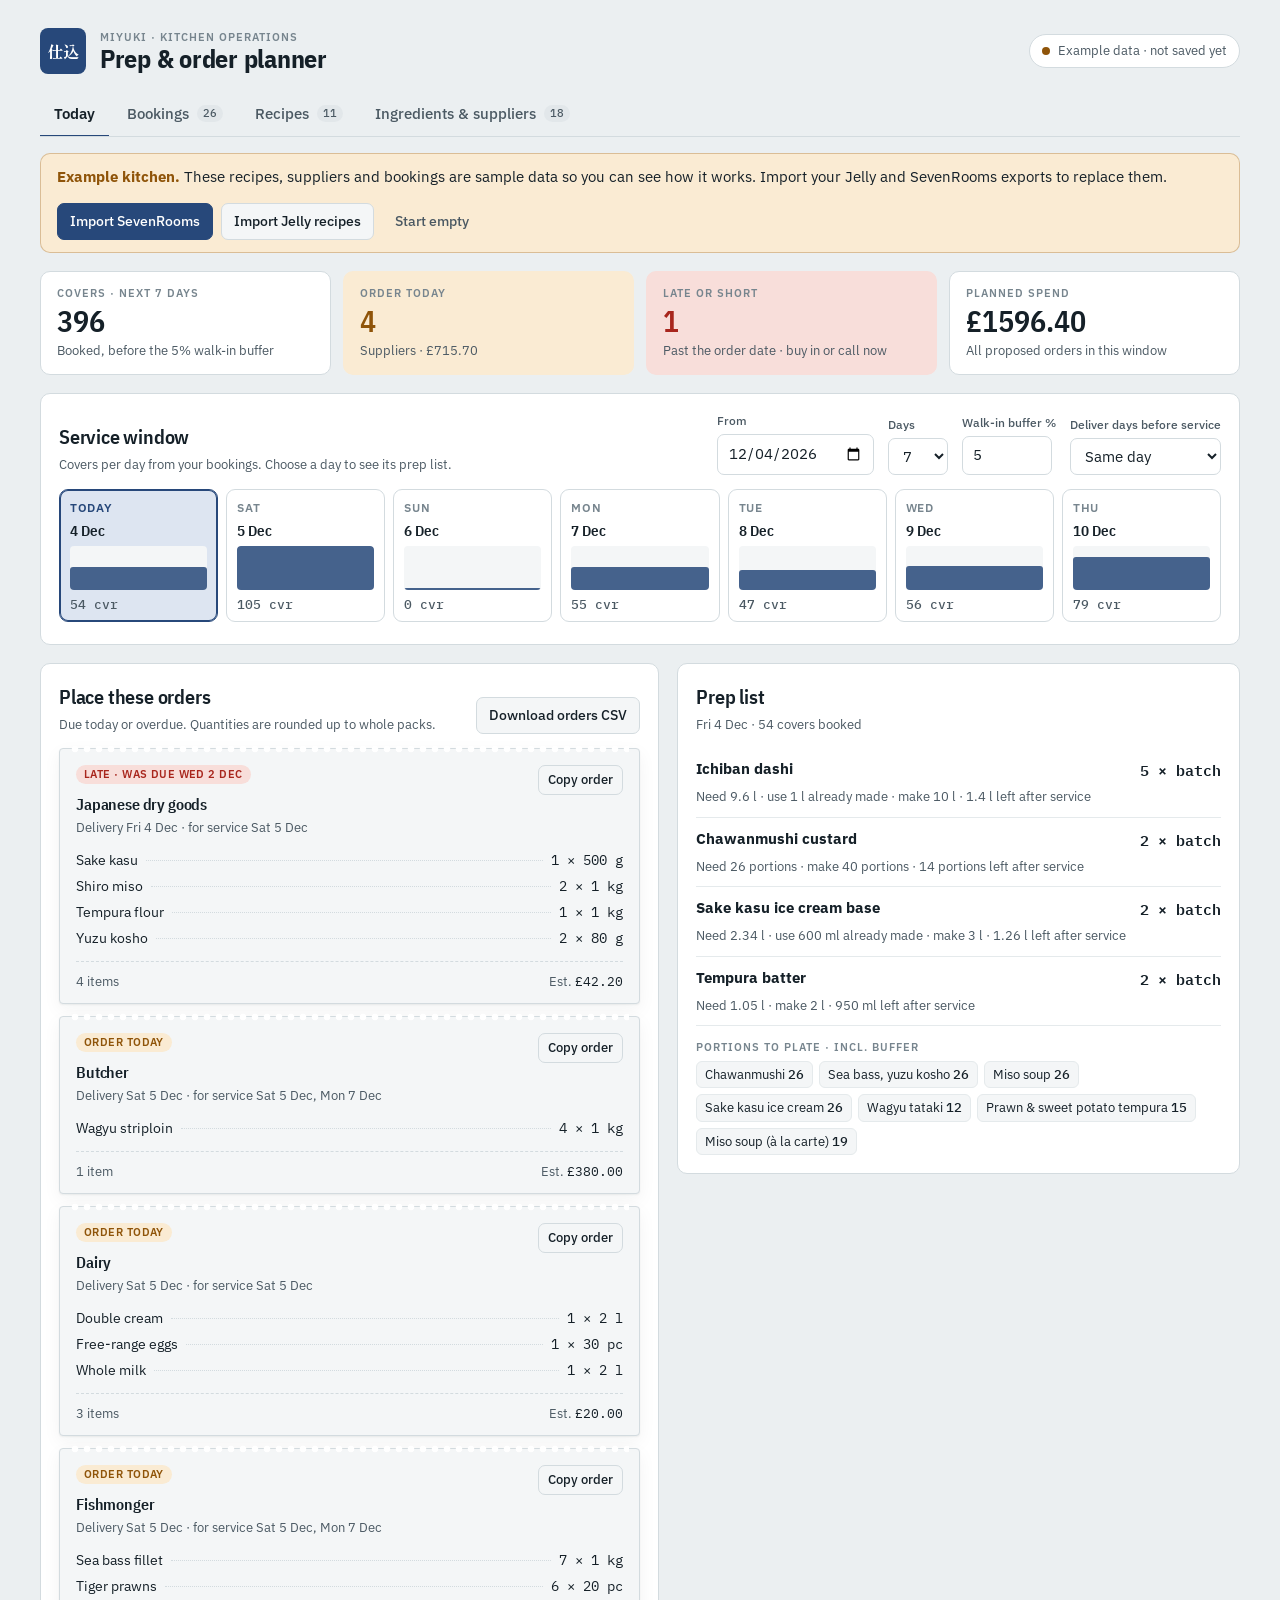
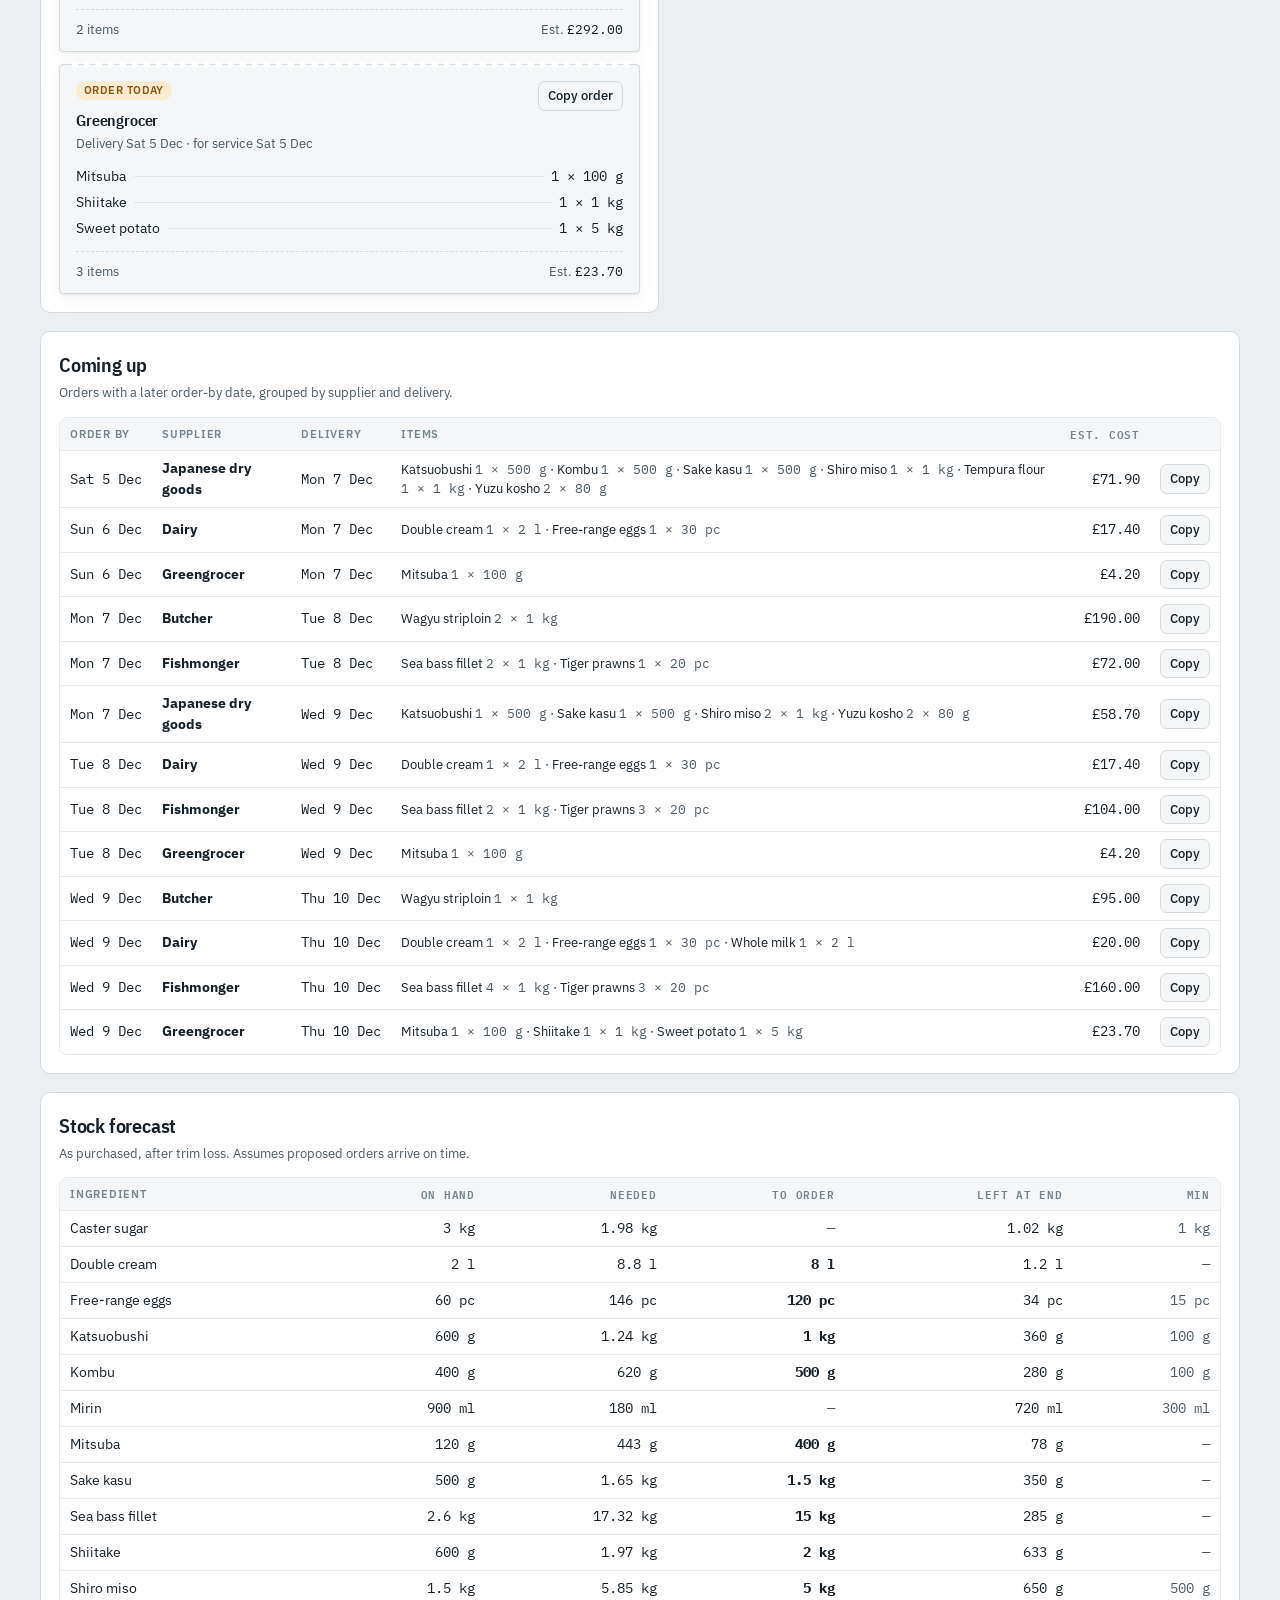
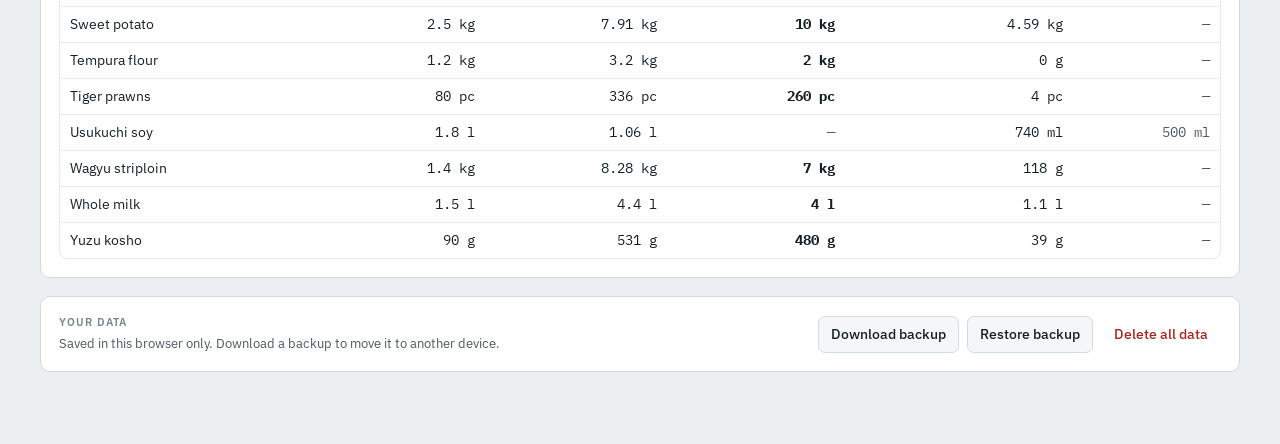
<file: kitchen-planner/index.html>
<!doctype html><html lang="en"><head><meta charset="utf-8"><meta name="viewport" content="width=device-width,initial-scale=1">
<title>Miyuki Kitchen Planner</title>
<link rel="preconnect" href="https://fonts.googleapis.com">
<link rel="preconnect" href="https://fonts.gstatic.com" crossorigin>
<link rel="stylesheet" href="https://fonts.googleapis.com/css2?family=IBM+Plex+Mono:wght@400;500&family=IBM+Plex+Sans+Condensed:wght@500;600;700&family=IBM+Plex+Sans:wght@400;500;600&display=swap">
<link rel="stylesheet" href="https://fonts.googleapis.com/css2?family=Shippori+Mincho:wght@700&text=%E4%BB%95%E8%BE%BC&display=swap">
<style>
:root{
  --bg:#EBEFF1;--surface:#FFFFFF;--surface-2:#F4F6F7;--sunk:#E2E7EA;
  --ink:#152028;--ink-2:#4B5963;--ink-3:#77858E;--line:#D3DBDF;--line-2:#E5EAEC;
  --accent:#27487A;--accent-ink:#FFFFFF;--accent-soft:#DDE5F1;--accent-line:#9DB2D3;
  --warn:#8F5409;--warn-soft:#FAEBD3;--bad:#A8261D;--bad-soft:#F8DEDA;--good:#236B42;--good-soft:#D8EEDF;
  --shadow:0 1px 2px rgba(21,32,40,.06),0 6px 18px rgba(21,32,40,.05);
  --f-display:"IBM Plex Sans Condensed","Arial Narrow",system-ui,sans-serif;
  --f-body:"IBM Plex Sans",system-ui,-apple-system,"Segoe UI",Roboto,sans-serif;
  --f-mono:"IBM Plex Mono",ui-monospace,Menlo,Consolas,monospace;
  --f-seal:"Shippori Mincho","Hiragino Mincho ProN","Yu Mincho",serif;
}
@media (prefers-color-scheme:dark){:root:not([data-theme="light"]){color-scheme:dark;
  --bg:#10161A;--surface:#172027;--surface-2:#1C262E;--sunk:#0C1115;
  --ink:#E4EAEE;--ink-2:#A1AEB7;--ink-3:#77868F;--line:#2B3740;--line-2:#222D35;
  --accent:#93B2E4;--accent-ink:#0D1522;--accent-soft:#1F2F47;--accent-line:#3F5B85;
  --warn:#E8B464;--warn-soft:#382B15;--bad:#F2877D;--bad-soft:#3E1D1A;--good:#80CE9E;--good-soft:#16301F;
  --shadow:0 1px 2px rgba(0,0,0,.3),0 6px 18px rgba(0,0,0,.25)}}
:root[data-theme="dark"]{color-scheme:dark;
  --bg:#10161A;--surface:#172027;--surface-2:#1C262E;--sunk:#0C1115;
  --ink:#E4EAEE;--ink-2:#A1AEB7;--ink-3:#77868F;--line:#2B3740;--line-2:#222D35;
  --accent:#93B2E4;--accent-ink:#0D1522;--accent-soft:#1F2F47;--accent-line:#3F5B85;
  --warn:#E8B464;--warn-soft:#382B15;--bad:#F2877D;--bad-soft:#3E1D1A;--good:#80CE9E;--good-soft:#16301F;
  --shadow:0 1px 2px rgba(0,0,0,.3),0 6px 18px rgba(0,0,0,.25)}

*{box-sizing:border-box}
body{background:var(--bg);color:var(--ink);font:15px/1.5 var(--f-body);-webkit-font-smoothing:antialiased}
.app{max-width:1240px;margin:0 auto;padding-inline:20px;padding-block:20px 64px}
h1,h2,h3{font-family:var(--f-display);margin:0;text-wrap:balance;letter-spacing:-.01em}
h1{font-size:26px;font-weight:700;line-height:1.1}
h2{font-size:20px;font-weight:600}
h3{font-size:16px;font-weight:600}
p{margin:0}
.eyebrow{font:600 11px/1.3 var(--f-body);letter-spacing:.09em;text-transform:uppercase;color:var(--ink-3)}
.muted{color:var(--ink-2)}
.small{font-size:13px}
.mono,.num{font-family:var(--f-mono);font-variant-numeric:tabular-nums}
.num{text-align:right}
a{color:var(--accent)}

/* header */
.top{display:flex;align-items:center;justify-content:space-between;gap:16px;flex-wrap:wrap}
.brand{display:flex;align-items:center;gap:14px}
.seal{width:46px;height:46px;border-radius:8px;background:var(--accent);color:var(--accent-ink);display:grid;place-items:center;font:700 16px/1 var(--f-seal);letter-spacing:.02em;flex:none;white-space:nowrap}
.sync{display:inline-flex;align-items:center;gap:8px;font-size:13px;color:var(--ink-2);background:var(--surface);border:1px solid var(--line);border-radius:999px;padding:6px 12px}
.sync .dot{width:8px;height:8px;border-radius:50%;background:var(--ink-3)}
.sync[data-s="synced"] .dot{background:var(--good)}
.sync[data-s="local"] .dot{background:var(--warn)}
.sync[data-s="error"] .dot{background:var(--bad)}

/* tabs */
.tabs{display:flex;gap:4px;margin-top:20px;border-bottom:1px solid var(--line);overflow-x:auto;scrollbar-width:none}
.tabs button{appearance:none;border:0;background:none;color:var(--ink-2);font:500 15px var(--f-body);padding:10px 14px 12px;cursor:pointer;border-bottom:2px solid transparent;margin-bottom:-1px;white-space:nowrap;display:flex;gap:8px;align-items:center}
.tabs button:hover{color:var(--ink)}
.tabs button[aria-selected="true"]{color:var(--ink);border-bottom-color:var(--accent);font-weight:600}
.count{font:500 11px/1 var(--f-mono);background:var(--sunk);color:var(--ink-2);padding:3px 6px;border-radius:999px}

main{display:grid;gap:18px;margin-top:18px}
.panel{background:var(--surface);border:1px solid var(--line);border-radius:10px;padding:18px}
.panel-head{display:flex;justify-content:space-between;align-items:flex-end;gap:12px;flex-wrap:wrap;margin-bottom:14px}
.panel-head .sub{margin-top:3px}
.row{display:flex;gap:8px;flex-wrap:wrap;align-items:center}
.split{display:grid;grid-template-columns:minmax(0,1.1fr) minmax(0,1fr);gap:18px;align-items:start}
@media (max-width:880px){.split{grid-template-columns:1fr}}

/* banner */
.banner{display:flex;gap:14px;justify-content:space-between;align-items:center;flex-wrap:wrap;background:var(--warn-soft);color:var(--ink);border:1px solid color-mix(in srgb,var(--warn) 30%,transparent);border-radius:10px;padding:12px 16px;margin-top:16px}
.banner strong{color:var(--warn)}

/* controls */
button,input,select{font:inherit;color:inherit}
.btn{appearance:none;display:inline-flex;align-items:center;gap:6px;border:1px solid var(--line);background:var(--surface-2);color:var(--ink);border-radius:7px;padding:7px 12px;font-size:14px;font-weight:500;cursor:pointer;white-space:nowrap}
.btn:hover{border-color:var(--accent-line)}
.btn.primary{background:var(--accent);border-color:var(--accent);color:var(--accent-ink)}
.btn.primary:hover{filter:brightness(1.08)}
.btn.ghost{background:transparent;border-color:transparent;color:var(--ink-2)}
.btn.ghost:hover{color:var(--ink);background:var(--surface-2)}
.btn.danger{color:var(--bad)}
.btn.sm{padding:4px 9px;font-size:13px}
.btn:disabled{opacity:.45;cursor:not-allowed}
:focus-visible{outline:2px solid var(--accent);outline-offset:2px}
.field{display:grid;gap:4px}
.field label{font-size:12px;font-weight:500;color:var(--ink-2)}
.input,.field input,.field select{border:1px solid var(--line);background:var(--surface);border-radius:7px;padding:7px 10px;min-width:0;width:100%}
.input:focus,.field input:focus,.field select:focus{border-color:var(--accent);outline:none;box-shadow:0 0 0 3px var(--accent-soft)}
.controls{display:flex;gap:14px;flex-wrap:wrap;align-items:flex-end}
.controls .field{width:auto}
.controls .field input,.controls .field select{width:auto}

/* tiles */
.tiles{display:grid;grid-template-columns:repeat(auto-fit,minmax(190px,1fr));gap:12px}
.tile{background:var(--surface);border:1px solid var(--line);border-radius:10px;padding:14px 16px;display:grid;gap:4px}
.tile .v{font:600 30px/1.1 var(--f-display);font-variant-numeric:tabular-nums}
.tile .d{font-size:13px;color:var(--ink-2)}
.tile.bad{background:var(--bad-soft);border-color:transparent}.tile.bad .v{color:var(--bad)}
.tile.warn{background:var(--warn-soft);border-color:transparent}.tile.warn .v{color:var(--warn)}

/* day strip */
.days{display:grid;grid-auto-flow:column;grid-auto-columns:minmax(84px,1fr);gap:8px;overflow-x:auto;padding-bottom:4px}
.day{appearance:none;border:1px solid var(--line);background:var(--surface);border-radius:9px;padding:10px 10px 8px;text-align:left;cursor:pointer;display:grid;gap:6px;color:var(--ink)}
.day:hover{border-color:var(--accent-line)}
.day[aria-pressed="true"]{border-color:var(--accent);box-shadow:inset 0 0 0 1px var(--accent);background:var(--accent-soft)}
.day .dn{font:600 12px var(--f-body);letter-spacing:.06em;text-transform:uppercase;color:var(--ink-3)}
.day .dd{font:600 15px var(--f-display)}
.day .bar{height:44px;display:flex;align-items:flex-end;background:var(--surface-2);border-radius:4px;overflow:hidden}
.day .bar i{display:block;width:100%;background:var(--accent);opacity:.85;border-radius:3px 3px 0 0;min-height:2px}
.day .cv{font:500 13px var(--f-mono);color:var(--ink-2)}
.day.today .dn{color:var(--accent)}

/* dockets */
.dockets{display:grid;gap:12px}
.docket{background:var(--surface-2);border:1px solid var(--line);border-radius:4px;box-shadow:var(--shadow);position:relative;padding:16px 16px 12px}
.docket::before{content:"";position:absolute;left:10px;right:10px;top:-5px;height:10px;background:radial-gradient(circle at 5px 5px,var(--surface) 3.2px,transparent 3.6px) 0 0/12px 10px repeat-x}
.docket header{display:flex;justify-content:space-between;align-items:flex-start;gap:10px}
.docket .meta{font-size:13px;color:var(--ink-2);margin-top:2px}
.lines{list-style:none;margin:12px 0 0;padding:0;display:grid;gap:5px}
.lines li{display:flex;align-items:baseline;gap:8px;font-size:14px}
.lines li .nm{flex:none;max-width:60%}
.lines li .dots{flex:1;border-bottom:1px dotted var(--line);transform:translateY(-4px);min-width:12px}
.lines li .q{font-family:var(--f-mono);font-variant-numeric:tabular-nums;white-space:nowrap}
.docket footer{display:flex;justify-content:space-between;margin-top:12px;padding-top:10px;border-top:1px dashed var(--line);font-size:13px;color:var(--ink-2)}
.docket footer .mono{color:var(--ink)}

/* chips */
.chip{display:inline-flex;align-items:center;gap:5px;font:600 11px/1 var(--f-body);letter-spacing:.04em;text-transform:uppercase;padding:4px 8px;border-radius:999px;background:var(--sunk);color:var(--ink-2);white-space:nowrap}
.chip.bad{background:var(--bad-soft);color:var(--bad)}
.chip.warn{background:var(--warn-soft);color:var(--warn)}
.chip.good{background:var(--good-soft);color:var(--good)}
.chip.info{background:var(--accent-soft);color:var(--accent)}

/* tables */
.tbl-wrap{overflow-x:auto;border:1px solid var(--line-2);border-radius:8px}
table{width:100%;border-collapse:collapse;font-size:14px}
th{font:600 11px/1.3 var(--f-body);letter-spacing:.07em;text-transform:uppercase;color:var(--ink-3);text-align:left;padding:9px 10px;background:var(--surface-2);border-bottom:1px solid var(--line-2);white-space:nowrap}
th.num{text-align:right}
td.mono{white-space:nowrap}
td{padding:7px 10px;border-bottom:1px solid var(--line-2);vertical-align:middle}
tr:last-child td{border-bottom:0}
tr.past td{opacity:.55}
td.edit{padding:3px 4px}
td.edit input,td.edit select{width:100%;min-width:64px;border:1px solid transparent;background:transparent;border-radius:5px;padding:6px 7px}
td.edit input[type=number]{text-align:right;font-family:var(--f-mono);font-variant-numeric:tabular-nums;min-width:80px}
td.edit input:hover,td.edit select:hover{border-color:var(--line)}
td.edit input:focus,td.edit select:focus{border-color:var(--accent);background:var(--surface);outline:none;box-shadow:0 0 0 3px var(--accent-soft)}
td.w-name input{min-width:170px}
.empty{padding:22px;text-align:center;color:var(--ink-2)}

/* prep */
.prep-item{display:grid;grid-template-columns:minmax(0,1fr) auto;gap:4px 12px;padding:10px 0;border-bottom:1px solid var(--line-2)}
.prep-item:last-child{border-bottom:0}
.prep-item .make{font:600 15px var(--f-mono);text-align:right}
.prep-item .how{grid-column:1/-1;font-size:13px;color:var(--ink-2)}
.dishes{display:flex;flex-wrap:wrap;gap:6px;margin-top:6px}
.dishes span{font-size:13px;background:var(--surface-2);border:1px solid var(--line-2);border-radius:6px;padding:3px 8px}
.dishes b{font-family:var(--f-mono);font-weight:500}

/* issues */
.issues{list-style:none;margin:0;padding:0;display:grid;gap:8px}
.issues li{display:flex;gap:10px;align-items:flex-start;font-size:14px}

/* recipes */
.rlayout{display:grid;grid-template-columns:290px minmax(0,1fr);gap:18px;align-items:start}
@media (max-width:880px){.rlayout{grid-template-columns:1fr}}
.rlist{display:grid;gap:14px}
.rlist .grp{display:grid;gap:2px}
.rlist button{appearance:none;border:0;background:none;text-align:left;padding:7px 10px;border-radius:6px;cursor:pointer;display:flex;justify-content:space-between;gap:8px;color:var(--ink);font-size:14px}
.rlist button:hover{background:var(--surface-2)}
.rlist button[aria-current="true"]{background:var(--accent-soft);color:var(--accent);font-weight:600}
.rlist .sub{font-family:var(--f-mono);font-size:12px;color:var(--ink-3)}
.form-grid{display:grid;grid-template-columns:repeat(auto-fit,minmax(150px,1fr));gap:12px}

/* dialog */
dialog{border:1px solid var(--line);border-radius:12px;padding:0;background:var(--surface);color:var(--ink);width:min(760px,calc(100vw - 32px));max-height:calc(100vh - 48px);box-shadow:0 20px 60px rgba(0,0,0,.25)}
dialog::backdrop{background:rgba(12,18,22,.45)}
.dlg{display:grid;gap:16px;padding:20px}
.dlg-head{display:flex;justify-content:space-between;gap:12px;align-items:flex-start}
.map-grid{display:grid;grid-template-columns:repeat(auto-fit,minmax(200px,1fr));gap:10px}
.drop{border:1.5px dashed var(--accent-line);border-radius:10px;padding:22px;text-align:center;background:var(--surface-2);display:grid;gap:8px;justify-items:center}

.toast{position:fixed;left:50%;bottom:calc(20px + env(safe-area-inset-bottom,0px));transform:translateX(-50%);background:var(--ink);color:var(--bg);padding:10px 16px;border-radius:8px;font-size:14px;max-width:calc(100vw - 32px);box-shadow:var(--shadow);z-index:10}
.copybox{width:100%;min-height:120px;font:13px var(--f-mono);border:1px solid var(--line);border-radius:7px;padding:8px;background:var(--surface-2);color:var(--ink)}
.help{font-size:13px;color:var(--ink-2);max-width:68ch}
.footer{display:flex;justify-content:space-between;gap:12px;flex-wrap:wrap;align-items:center}
@media (max-width:560px){h1{font-size:22px}.panel{padding:14px}.tile .v{font-size:26px}}
@media (prefers-reduced-motion:no-preference){.day,.btn{transition:border-color .15s,background .15s}}
</style>
</head><body>

<div class="app">
  <header class="top">
    <div class="brand">
      <div class="seal" aria-hidden="true">仕込</div>
      <div>
        <div class="eyebrow">Miyuki · Kitchen operations</div>
        <h1>Prep &amp; order planner</h1>
      </div>
    </div>
    <div class="sync" id="sync" data-s="loading"><span class="dot"></span><span id="syncText">Connecting…</span></div>
  </header>
  <nav class="tabs" id="tabs" role="tablist" aria-label="Sections"></nav>
  <div id="banner"></div>
  <main id="main"></main>
</div>
<dialog id="dlg" aria-labelledby="dlgTitle"></dialog>
<div class="toast" id="toast" role="status" aria-live="polite" hidden></div>

<script>
/* ---------- helpers ---------- */
const $=s=>document.querySelector(s);
const esc=v=>String(v??'').replace(/[&<>"']/g,c=>({'&':'&amp;','<':'&lt;','>':'&gt;','"':'&quot;',"'":'&#39;'}[c]));
const key=s=>String(s??'').trim().toLowerCase().replace(/\s+/g,' ');
const clone=o=>JSON.parse(JSON.stringify(o));
const uid=()=>Math.random().toString(36).slice(2,10);
const isoOf=dt=>dt.getFullYear()+'-'+String(dt.getMonth()+1).padStart(2,'0')+'-'+String(dt.getDate()).padStart(2,'0');
const todayISO=()=>isoOf(new Date());
const pd=iso=>{const [y,m,d]=iso.split('-').map(Number);return new Date(y,m-1,d)};
const addDays=(iso,n)=>{const d=pd(iso);d.setDate(d.getDate()+n);return isoOf(d)};
const dow=iso=>pd(iso).getDay();
const DOW=['Sun','Mon','Tue','Wed','Thu','Fri','Sat'];
const MON=['Jan','Feb','Mar','Apr','May','Jun','Jul','Aug','Sep','Oct','Nov','Dec'];
const fmtDate=iso=>{if(!iso)return '';const d=pd(iso);return DOW[d.getDay()]+' '+d.getDate()+' '+MON[d.getMonth()]};
const numf=(n,d=1)=>Number((+n||0).toFixed(d)).toLocaleString('en-GB',{maximumFractionDigits:d});
const toNum=v=>{if(typeof v==='number')return v;const x=parseFloat(String(v??'').replace(/,/g,'').replace(/[^0-9.\-]/g,''));return isFinite(x)?x:0};

/* units: every quantity is converted to g, ml, pc or portion */
const UNITS={g:['mass',1],kg:['mass',1000],mg:['mass',.001],ml:['vol',1],l:['vol',1000],cl:['vol',10],dl:['vol',100],pc:['count',1],portion:['portion',1]};
const ALIAS={gram:'g',grams:'g',gr:'g',grm:'g',kilo:'kg',kilos:'kg',kilogram:'kg',kilograms:'kg',kgs:'kg',litre:'l',liter:'l',litres:'l',liters:'l',ltr:'l',lt:'l',millilitre:'ml',milliliter:'ml',millilitres:'ml',milliliters:'ml',mls:'ml',pcs:'pc',piece:'pc',pieces:'pc',ea:'pc',each:'pc',unit:'pc',units:'pc',x:'pc',no:'pc',portions:'portion',ptn:'portion',ptns:'portion',serving:'portion',servings:'portion',cover:'portion',covers:'portion'};
function normUnit(u){u=String(u??'').trim().toLowerCase().replace(/\.$/,'');u=ALIAS[u]||u;return UNITS[u]?u:(u?u:'pc')}
function unitDim(u){return (UNITS[normUnit(u)]||['count',1])[0]}
function toBase(q,u){const x=UNITS[normUnit(u)]||['count',1];return {q:(+q||0)*x[1],dim:x[0]}}
const BASE={mass:'g',vol:'ml',count:'pc',portion:'portion'};
function fmtQ(q,u){u=BASE[unitDim(u)];
  if(u==='g')return Math.abs(q)>=1000?numf(q/1000,2)+' kg':numf(q,0)+' g';
  if(u==='ml')return Math.abs(q)>=1000?numf(q/1000,2)+' l':numf(q,0)+' ml';
  if(u==='portion')return numf(q,1)+(Math.abs(q-1)<1e-9?' portion':' portions');
  return numf(q,1)+' pc'}
function parseQtyUnit(s){s=String(s??'').toLowerCase().replace(/,/g,'').trim();let m=s.match(/(\d+(?:\.\d+)?)\s*[x×]\s*(\d+(?:\.\d+)?)\s*([a-z]+)?/);if(m)return {q:+m[1]*+m[2],u:m[3]?normUnit(m[3]):''};m=s.match(/(\d+(?:\.\d+)?)\s*([a-z]+)?/);return m?{q:+m[1],u:m[2]?normUnit(m[2]):''}:{q:0,u:''}}
const money=n=>(S.data.settings.currency||'£')+(+n||0).toFixed(2);

/* ---------- example data (relative to today, clearly marked) ---------- */
function makeExample(){
  const sup=(name,lead,days)=>({id:uid(),name,lead,days,contact:''});
  const suppliers=[sup('Fishmonger',1,[2,3,4,5,6]),sup('Japanese dry goods',2,[1,3,5]),sup('Dairy',1,[1,2,3,4,5,6]),sup('Greengrocer',1,[1,2,3,4,5,6]),sup('Butcher',1,[2,4,6])];
  const ing=(name,unit,yld,pack,price,supplier,stock,min=0)=>({id:uid(),name,unit,yield:yld,pack,price,supplier,stock,min});
  const ingredients=[
    ing('Sea bass fillet','g',92,1000,28,'Fishmonger',2600),ing('Tiger prawns','pc',100,20,16,'Fishmonger',80),
    ing('Wagyu striploin','g',85,1000,95,'Butcher',1400),ing('Kombu','g',100,500,18.5,'Japanese dry goods',400,100),
    ing('Katsuobushi','g',100,500,21,'Japanese dry goods',600,100),ing('Shiro miso','g',100,1000,9.8,'Japanese dry goods',1500,500),
    ing('Usukuchi soy','ml',100,1000,6.5,'Japanese dry goods',1800,500),ing('Mirin','ml',100,1000,7.2,'Japanese dry goods',900,300),
    ing('Sake kasu','g',100,500,6.9,'Japanese dry goods',500),ing('Caster sugar','g',100,2000,3.2,'Japanese dry goods',3000,1000),
    ing('Tempura flour','g',100,1000,4.5,'Japanese dry goods',1200),ing('Yuzu kosho','g',100,80,5.6,'Japanese dry goods',90),
    ing('Free-range eggs','pc',100,30,9,'Dairy',60,15),ing('Double cream','ml',100,2000,8.4,'Dairy',2000),ing('Whole milk','ml',100,2000,2.6,'Dairy',1500),
    ing('Shiitake','g',90,1000,12,'Greengrocer',600),ing('Mitsuba','g',80,100,4.2,'Greengrocer',120),ing('Sweet potato','g',85,5000,7.5,'Greengrocer',2500)];
  const L=(item,qty,unit)=>({item,qty,unit});
  const rec=(name,kind,o,lines)=>Object.assign({id:uid(),name,kind,menu:'',share:100,yieldQty:1,yieldUnit:'portion',onHand:0,lines},o);
  const recipes=[
    rec('Ichiban dashi','prep',{yieldQty:2,yieldUnit:'l',onHand:1},[L('Kombu',20,'g'),L('Katsuobushi',40,'g')]),
    rec('Chawanmushi custard','prep',{yieldQty:20,yieldUnit:'portion'},[L('Ichiban dashi',1.2,'l'),L('Free-range eggs',8,'pc'),L('Usukuchi soy',20,'ml'),L('Mirin',20,'ml')]),
    rec('Sake kasu ice cream base','prep',{yieldQty:1.5,yieldUnit:'l',onHand:.6},[L('Double cream',800,'ml'),L('Whole milk',400,'ml'),L('Sake kasu',150,'g'),L('Caster sugar',180,'g'),L('Free-range eggs',6,'pc')]),
    rec('Tempura batter','prep',{yieldQty:1,yieldUnit:'l'},[L('Tempura flour',400,'g'),L('Free-range eggs',1,'pc')]),
    rec('Chawanmushi','dish',{menu:'Kaiseki'},[L('Chawanmushi custard',1,'portion'),L('Shiitake',10,'g'),L('Mitsuba',2,'g')]),
    rec('Sea bass, yuzu kosho','dish',{menu:'Kaiseki'},[L('Sea bass fillet',90,'g'),L('Yuzu kosho',3,'g')]),
    rec('Miso soup','dish',{menu:'Kaiseki'},[L('Ichiban dashi',160,'ml'),L('Shiro miso',18,'g')]),
    rec('Sake kasu ice cream','dish',{menu:'Kaiseki'},[L('Sake kasu ice cream base',90,'ml')]),
    rec('Wagyu tataki','dish',{menu:'À la carte',share:35},[L('Wagyu striploin',80,'g'),L('Usukuchi soy',10,'ml')]),
    rec('Prawn & sweet potato tempura','dish',{menu:'À la carte',share:45},[L('Tiger prawns',3,'pc'),L('Sweet potato',60,'g'),L('Tempura batter',70,'ml')]),
    rec('Miso soup (à la carte)','dish',{menu:'À la carte',share:60},[L('Ichiban dashi',160,'ml'),L('Shiro miso',18,'g')])];
  const bookings=[];const t=todayISO();
  for(let i=0;i<14;i++){const d=addDays(t,i);if(dow(d)===0)continue;const w=dow(d),busy=w>=4?1.35:1;
    bookings.push({id:uid(),date:d,service:'Dinner',menu:'Kaiseki',covers:Math.round((18+((i*7)%11))*busy)});
    bookings.push({id:uid(),date:d,service:'Dinner',menu:'À la carte',covers:Math.round((22+((i*13)%17))*busy)});
    if(w===6)bookings.push({id:uid(),date:d,service:'Lunch',menu:'À la carte',covers:24});}
  return {suppliers,ingredients,recipes,bookings,settings:{example:true,buffer:5,deliverBefore:0,currency:'£',restaurant:'Miyuki'}};
}
const EMPTY=()=>({suppliers:[],ingredients:[],recipes:[],bookings:[],settings:{example:false,buffer:5,deliverBefore:0,currency:'£',restaurant:'Miyuki'}});

/* ---------- state ---------- */
const TABS=[['plan','Today'],['bookings','Bookings'],['recipes','Recipes'],['ingredients','Ingredients & suppliers']];
const S={data:makeExample(),tab:'plan',planStart:todayISO(),horizon:7,selDay:null,selRecipe:null,rq:'',iq:'',showPast:false,confirm:null};
{const h=location.hash.slice(1);if(TABS.some(t=>t[0]===h))S.tab=h}

/* ---------- storage: shared kitchen database, falling back to this browser ---------- */
const KEYS=['suppliers','ingredients','recipes','bookings','settings'];
const LS='miyuki-kitchen-planner-v2';
let db=null,stored=false,dirty=new Set(),saveTimer=null,flushing=false,lastJSON={};
function setSync(s,t){const el=$('#sync');el.dataset.s=s;$('#syncText').textContent=t}
function loadLocal(){try{const raw=localStorage.getItem(LS);if(raw){const v=JSON.parse(raw);if(v&&v.recipes){S.data=Object.assign(EMPTY(),v);stored=true}}}catch(e){}}
function saveLocal(){try{localStorage.setItem(LS,JSON.stringify(S.data))}catch(e){}}
function markDirty(k){
  if(!stored){KEYS.forEach(x=>dirty.add(x));stored=true}else dirty.add(k);
  clearTimeout(saveTimer);saveTimer=setTimeout(flush,700);
}
async function flush(){
  if(flushing){saveTimer=setTimeout(flush,400);return}
  flushing=true;saveLocal();
  try{
    if(db){setSync('syncing','Saving…');
      for(const k of [...dirty]){dirty.delete(k);const json=JSON.stringify(S.data[k]);lastJSON[k]=json;
        try{await db.doc('kitchen/'+k).set({v:JSON.parse(json)})}
        catch(e){if(e&&e.code==='unavailable'){await new Promise(r=>setTimeout(r,800+Math.random()*800));await db.doc('kitchen/'+k).set({v:JSON.parse(json)})}else throw e}}
      setSync('synced','Saved · shared kitchen data')}
    else{dirty.clear();setSync('local','Saved in this browser only')}
  }catch(e){setSync('error','Not saved: '+(e&&e.code||'error'));if(e&&e.code==='quota_exceeded')toast('The kitchen database is full. Remove old bookings, then try again.')}
  flushing=false;
}
async function initStore(){
  loadLocal();render();
  let api=null;try{if(window.claude&&window.claude.use)api=await window.claude.use('db')}catch(e){}
  if(!api){setSync('local',stored?'Saved in this browser only':'Example data · not saved yet');return}
  db=api;setSync('syncing','Loading kitchen data…');
  const first={};let settled=false;
  KEYS.forEach(k=>db.doc('kitchen/'+k).onSnapshot(snap=>{
    if(snap.metadata&&snap.metadata.hasPendingWrites)return;
    const body=snap.exists?snap.data():null;
    if(!settled){first[k]=body;
      if(Object.keys(first).length===KEYS.length){settled=true;
        const any=KEYS.some(x=>first[x]);
        if(any){const base=EMPTY();KEYS.forEach(x=>{S.data[x]=first[x]?clone(first[x].v):base[x];lastJSON[x]=JSON.stringify(S.data[x])});stored=true}
        else if(stored){KEYS.forEach(x=>dirty.add(x));flush()}
        setSync('synced',stored?'Saved · shared kitchen data':'Example data · not saved yet');render()}
      return}
    if(!body)return;const json=JSON.stringify(body.v);
    if(json===lastJSON[k]||dirty.has(k))return;
    lastJSON[k]=json;S.data[k]=clone(body.v);saveLocal();render();
  },err=>setSync('error','Sync stopped · '+(err&&err.code||'error'))));
}

/* ---------- calculation ---------- */
function maps(){const d=S.data,ingBy=new Map(),recBy=new Map(),supBy=new Map();
  d.ingredients.forEach(i=>ingBy.set(key(i.name),i));d.recipes.forEach(r=>recBy.set(key(r.name),r));d.suppliers.forEach(s=>supBy.set(key(s.name),s));
  return {ingBy,recBy,supBy}}
function deliveryFor(sup,useDate){
  const lead=sup?Math.max(0,Math.round(+sup.lead||0)):1;
  const ok=sup&&sup.days&&sup.days.length?sup.days:[0,1,2,3,4,5,6];
  let t=addDays(useDate,-Math.max(0,Math.round(+S.data.settings.deliverBefore||0)));
  for(let i=0;i<7&&!ok.includes(dow(t));i++)t=addDays(t,-1);
  return {delivery:t,orderDate:addDays(t,-lead)}}
function compute(){
  const d=S.data,set=d.settings,today=todayISO(),{ingBy,recBy,supBy}=maps();
  const dates=[...Array(S.horizon)].map((_,i)=>addDays(S.planStart,i)),last=dates[dates.length-1];
  const issues=[];const issue=(msg,tab)=>{if(!issues.some(x=>x.msg===msg))issues.push({msg,tab})};
  const buffer=Math.max(0,+set.buffer||0);
  const cov=new Map();
  d.bookings.forEach(b=>{if(!b.date||b.date<S.planStart||b.date>last)return;const m=cov.get(b.date)||new Map();const mk=key(b.menu);m.set(mk,(m.get(mk)||0)+(+b.covers||0));cov.set(b.date,m)});
  const dishes=d.recipes.filter(r=>r.kind==='dish');const menuKeys=new Set(dishes.map(r=>key(r.menu)));
  for(const m of cov.values())for(const [mk,c] of m)if(c>0&&!menuKeys.has(mk))issue(`Bookings use the menu “${mk||'(blank)'}”, but no dishes belong to it, so those covers are not counted. Set the menu on the dishes in Recipes.`,'recipes');
  const prepStock=new Map();d.recipes.filter(r=>r.kind==='prep').forEach(r=>prepStock.set(key(r.name),toBase(r.onHand,r.yieldUnit).q));
  const ingStock=new Map();d.ingredients.forEach(i=>ingStock.set(key(i.name),+i.stock||0));
  const forecast=new Map();d.ingredients.forEach(i=>forecast.set(key(i.name),{ing:i,start:+i.stock||0,need:0,order:0,close:+i.stock||0}));
  const days=[],olines=[];
  for(const date of dates){
    const m=cov.get(date)||new Map();let booked=0;for(const c of m.values())booked+=c;
    const need=new Map(),prepQ=new Map(),dishOut=[],prepOut=new Map();
    const add=(item,qty,unit,from)=>{const k=key(item);if(!k)return;const b=toBase(qty,unit);const r=recBy.get(k);
      if(r&&r.kind==='prep'){const y=unitDim(r.yieldUnit);if(y!==b.dim){issue(`“${from}” uses “${r.name}” in ${unit}, but that prep's batch yield is in ${r.yieldUnit}. Use matching units.`,'recipes');return}prepQ.set(k,(prepQ.get(k)||0)+b.q);return}
      const ing=ingBy.get(k);if(!ing){issue(`“${item}” (used in “${from}”) is not listed in Ingredients or as a prep recipe.`,'ingredients');return}
      if(unitDim(ing.unit)!==b.dim){issue(`“${from}” measures “${ing.name}” in ${unit}, but it is stocked in ${ing.unit}. Use matching units.`,'recipes');return}
      need.set(k,(need.get(k)||0)+b.q)};
    for(const r of dishes){const c=m.get(key(r.menu))||0;if(!c)continue;const share=r.share===''||r.share==null?100:+r.share;
      const portions=Math.ceil(c*(1+buffer/100)*share/100-1e-9);if(portions<=0)continue;dishOut.push({name:r.name,portions});
      const f=portions/(+r.yieldQty||1);(r.lines||[]).forEach(l=>add(l.item,(+l.qty||0)*f,l.unit,r.name))}
    let guard=0;
    while(prepQ.size&&guard++<300){const [k,q]=prepQ.entries().next().value;prepQ.delete(k);const r=recBy.get(k);
      const yb=toBase(r.yieldQty,r.yieldUnit).q,have=Math.max(0,prepStock.get(k)||0),use=Math.min(have,q),net=q-use;let batches=0;
      if(net>1e-9){if(yb<=0){issue(`Prep recipe “${r.name}” needs a batch yield.`,'recipes');continue}
        batches=Math.ceil(net/yb-1e-9);(r.lines||[]).forEach(l=>add(l.item,(+l.qty||0)*batches,l.unit,r.name))}
      prepStock.set(k,have-use+batches*yb-net);
      const o=prepOut.get(k)||{name:r.name,unit:r.yieldUnit,yb,need:0,fromStock:0,batches:0,make:0,left:0};
      o.need+=q;o.fromStock+=use;o.batches+=batches;o.make+=batches*yb;o.left=prepStock.get(k);prepOut.set(k,o)}
    if(guard>=300)issue('A prep recipe seems to include itself. Check prep recipes for a loop.','recipes');
    for(const [k,edible] of need){const ing=ingBy.get(k);const y=Math.min(100,Math.max(1,+ing.yield||100));const raw=edible/(y/100);
      const before=ingStock.get(k);let after=before-raw;const min=+ing.min||0;
      if(after<min-1e-9){const pack=+ing.pack>0?+ing.pack:1;const packs=Math.ceil((min-after)/pack-1e-9),order=packs*pack;after+=order;
        const sup=supBy.get(key(ing.supplier));const dl=deliveryFor(sup,date);
        olines.push({k,ing,useDate:date,packs,order,cost:packs*(+ing.price||0),supplier:ing.supplier||'No supplier set',sup,...dl});
        forecast.get(k).order+=order}
      ingStock.set(k,after);const f=forecast.get(k);f.need+=raw;f.close=after}
    days.push({date,booked,menus:m,dishes:dishOut,preps:[...prepOut.values()].sort((a,b)=>b.batches-a.batches||a.name.localeCompare(b.name))});
  }
  const groups=new Map();
  for(const l of olines){const gk=l.supplier+'|'+l.delivery;let g=groups.get(gk);
    if(!g){g={supplier:l.supplier,sup:l.sup,delivery:l.delivery,orderDate:l.orderDate,lines:new Map(),cost:0,uses:new Set()};groups.set(gk,g)}
    const x=g.lines.get(l.k)||{ing:l.ing,packs:0,order:0,cost:0};x.packs+=l.packs;x.order+=l.order;x.cost+=l.cost;g.lines.set(l.k,x);
    g.cost+=l.cost;g.uses.add(l.useDate);if(l.orderDate<g.orderDate)g.orderDate=l.orderDate}
  const orders=[...groups.values()].map(g=>({...g,lines:[...g.lines.values()].sort((a,b)=>a.ing.name.localeCompare(b.ing.name)),uses:[...g.uses].sort(),
    status:g.orderDate<today?'late':g.orderDate===today?'today':'upcoming'})).sort((a,b)=>a.orderDate.localeCompare(b.orderDate)||a.supplier.localeCompare(b.supplier));
  d.ingredients.forEach(i=>{if(!(+i.pack>0))issue(`Set a pack size for “${i.name}” so orders can be rounded to whole packs.`,'ingredients');
    if(!i.supplier)issue(`Choose a supplier for “${i.name}”.`,'ingredients');else if(!supBy.has(key(i.supplier)))issue(`Supplier “${i.supplier}” (for “${i.name}”) is not in the supplier list, so default delivery rules are used.`,'ingredients')});
  return {dates,days,orders,forecast:[...forecast.values()].filter(f=>f.need>0).sort((a,b)=>a.ing.name.localeCompare(b.ing.name)),issues};
}
function costPer(name,M,depth=0){const k=key(name),i=M.ingBy.get(k);
  if(i)return +i.pack>0?(+i.price||0)/(+i.pack)/((Math.min(100,Math.max(1,+i.yield||100)))/100):0;
  const r=M.recBy.get(k);if(!r||depth>8)return 0;
  const tot=(r.lines||[]).reduce((s,l)=>s+toBase(l.qty,l.unit).q*costPer(l.item,M,depth+1),0);
  const y=r.kind==='dish'?(+r.yieldQty||1):toBase(r.yieldQty,r.yieldUnit).q;return y>0?tot/y:0}

/* ---------- rendering ---------- */
function render(){
  const focus=document.activeElement&&document.activeElement.id?{id:document.activeElement.id,s:document.activeElement.selectionStart,e:document.activeElement.selectionEnd}:null;
  const d=S.data;const counts={bookings:d.bookings.filter(b=>b.date>=todayISO()).length,recipes:d.recipes.length,ingredients:d.ingredients.length};
  $('#tabs').innerHTML=TABS.map(([k,l])=>`<button role="tab" id="tab-${k}" aria-selected="${S.tab===k}" data-tab="${k}">${l}${counts[k]!=null?`<span class="count">${counts[k]}</span>`:''}</button>`).join('');
  $('#banner').innerHTML=d.settings.example?`<div class="banner"><p><strong>Example kitchen.</strong> These recipes, suppliers and bookings are sample data so you can see how it works. Import your Jelly and SevenRooms exports to replace them.</p><div class="row"><button class="btn primary" data-act="import" data-kind="bookings">Import SevenRooms</button><button class="btn" data-act="import" data-kind="recipes">Import Jelly recipes</button><button class="btn ghost" data-act="clearExample">Start empty</button></div></div>`:'';
  const view={plan:renderPlan,bookings:renderBookings,recipes:renderRecipes,ingredients:renderIngredients}[S.tab];
  $('#main').innerHTML=view()+renderFooter();
  if(focus){const el=document.getElementById(focus.id);if(el){el.focus();try{if(focus.s!=null)el.setSelectionRange(focus.s,focus.e)}catch(e){}}}
}
let rT=null;function renderSoon(){clearTimeout(rT);rT=setTimeout(render,0)}

function renderPlan(){
  const r=compute(),today=todayISO();
  if(!S.selDay||!r.dates.includes(S.selDay))S.selDay=r.dates[0];
  const covers=r.days.reduce((s,x)=>s+x.booked,0),maxC=Math.max(1,...r.days.map(x=>x.booked));
  const due=r.orders.filter(o=>o.status!=='upcoming'),late=r.orders.filter(o=>o.status==='late'),todayO=r.orders.filter(o=>o.status==='today');
  const up=r.orders.filter(o=>o.status==='upcoming');
  const dueCost=due.reduce((s,o)=>s+o.cost,0),allCost=r.orders.reduce((s,o)=>s+o.cost,0);
  const sel=r.days.find(x=>x.date===S.selDay);
  S._orders=r.orders;
  const set=S.data.settings;
  const tiles=`<section class="tiles" aria-label="Summary">
    <div class="tile"><span class="eyebrow">Covers · next ${S.horizon} days</span><span class="v">${numf(covers,0)}</span><span class="d">Booked, before the ${numf(set.buffer,0)}% walk-in buffer</span></div>
    <div class="tile ${todayO.length?'warn':''}"><span class="eyebrow">Order today</span><span class="v">${todayO.length}</span><span class="d">${todayO.length?`Supplier${todayO.length>1?'s':''} · ${money(todayO.reduce((s,o)=>s+o.cost,0))}`:'Nothing due today'}</span></div>
    <div class="tile ${late.length?'bad':''}"><span class="eyebrow">Late or short</span><span class="v">${late.length}</span><span class="d">${late.length?'Past the order date · buy in or call now':'All orders on time'}</span></div>
    <div class="tile"><span class="eyebrow">Planned spend</span><span class="v">${money(allCost)}</span><span class="d">All proposed orders in this window</span></div>
  </section>`;
  const controls=`<section class="panel"><div class="panel-head"><div><h2>Service window</h2><p class="sub small muted">Covers per day from your bookings. Choose a day to see its prep list.</p></div>
    <div class="controls">
      <div class="field"><label for="c-start">From</label><input id="c-start" type="date" value="${S.planStart}" data-ui="planStart"></div>
      <div class="field"><label for="c-hz">Days</label><select id="c-hz" data-ui="horizon">${[3,5,7,10,14].map(n=>`<option value="${n}" ${n===S.horizon?'selected':''}>${n}</option>`).join('')}</select></div>
      <div class="field"><label for="c-buf">Walk-in buffer %</label><input id="c-buf" type="number" min="0" step="1" style="width:90px" value="${esc(set.buffer)}" data-f="settings..buffer" data-rr="1"></div>
      <div class="field"><label for="c-db">Deliver days before service</label><select id="c-db" data-f="settings..deliverBefore" data-rr="1">${[0,1,2].map(n=>`<option value="${n}" ${+set.deliverBefore===n?'selected':''}>${n===0?'Same day':n+' day'+(n>1?'s':'')}</option>`).join('')}</select></div>
    </div></div>
    <div class="days" role="group" aria-label="Days">${r.days.map(x=>`<button class="day ${x.date===today?'today':''}" aria-pressed="${x.date===S.selDay}" data-act="day" data-d="${x.date}">
      <span class="dn">${x.date===today?'Today':DOW[dow(x.date)]}</span><span class="dd">${pd(x.date).getDate()} ${MON[pd(x.date).getMonth()]}</span>
      <span class="bar"><i style="height:${Math.round(x.booked/maxC*100)}%"></i></span><span class="cv">${x.booked} cvr</span></button>`).join('')}</div>
  </section>`;
  const dueHtml=due.length?`<div class="dockets">${due.map(docket).join('')}</div>`:`<div class="empty">Nothing to order today.${up[0]?` Next order: <b>${esc(up[0].supplier)}</b> on ${fmtDate(up[0].orderDate)}.`:''}</div>`;
  const prepHtml=sel?(sel.preps.length||sel.dishes.length?`
      ${sel.preps.length?sel.preps.map(p=>`<div class="prep-item"><div><b>${esc(p.name)}</b></div>
        <div class="make">${p.batches?`${p.batches} × batch`:'<span class="chip good">In stock</span>'}</div>
        <div class="how">Need ${fmtQ(p.need,p.unit)}${p.fromStock>0?` · use ${fmtQ(p.fromStock,p.unit)} already made`:''}${p.batches?` · make ${fmtQ(p.make,p.unit)}`:''} · ${fmtQ(Math.max(0,p.left),p.unit)} left after service</div></div>`).join(''):'<p class="muted small">No prep recipes needed.</p>'}
      <div style="margin-top:14px"><div class="eyebrow">Portions to plate · incl. buffer</div><div class="dishes">${sel.dishes.map(x=>`<span>${esc(x.name)} <b>${x.portions}</b></span>`).join('')||'<span>No covers</span>'}</div></div>`
      :`<div class="empty">No bookings on this day.</div>`):'';
  const upHtml=up.length?`<div class="tbl-wrap"><table><thead><tr><th>Order by</th><th>Supplier</th><th>Delivery</th><th>Items</th><th class="num">Est. cost</th><th></th></tr></thead><tbody>
    ${up.map((o,i)=>`<tr><td class="mono">${fmtDate(o.orderDate)}</td><td><b>${esc(o.supplier)}</b></td><td class="mono">${fmtDate(o.delivery)}</td>
    <td class="small">${o.lines.map(l=>`${esc(l.ing.name)} <span class="mono muted">${packStr(l)}</span>`).join(' · ')}</td><td class="num">${money(o.cost)}</td>
    <td><button class="btn sm" data-act="copy" data-o="${r.orders.indexOf(o)}">Copy</button></td></tr>`).join('')}</tbody></table></div>`:'<div class="empty">No further orders in this window.</div>';
  const fc=r.forecast.length?`<div class="tbl-wrap"><table><thead><tr><th>Ingredient</th><th class="num">On hand</th><th class="num">Needed</th><th class="num">To order</th><th class="num">Left at end</th><th class="num">Min</th></tr></thead><tbody>
    ${r.forecast.map(f=>`<tr><td>${esc(f.ing.name)}</td><td class="num">${fmtQ(f.start,f.ing.unit)}</td><td class="num">${fmtQ(f.need,f.ing.unit)}</td><td class="num">${f.order?`<b>${fmtQ(f.order,f.ing.unit)}</b>`:'<span class="muted">—</span>'}</td><td class="num">${fmtQ(f.close,f.ing.unit)}</td><td class="num muted">${+f.ing.min?fmtQ(+f.ing.min,f.ing.unit):'—'}</td></tr>`).join('')}</tbody></table></div>`:'<div class="empty">No ingredients needed in this window.</div>';
  const iss=r.issues.length?`<section class="panel"><div class="panel-head"><div><h2>Check these</h2><p class="sub small muted">These gaps make the numbers less reliable.</p></div></div>
    <ul class="issues">${r.issues.slice(0,12).map(x=>`<li><span class="chip warn">Check</span><span>${esc(x.msg)} <button class="btn ghost sm" data-tab="${x.tab}">Open ${x.tab}</button></span></li>`).join('')}</ul>${r.issues.length>12?`<p class="small muted" style="margin-top:8px">${r.issues.length-12} more.</p>`:''}</section>`:'';
  return tiles+controls+`<div class="split">
    <section class="panel"><div class="panel-head"><div><h2>Place these orders</h2><p class="sub small muted">Due today or overdue. Quantities are rounded up to whole packs.</p></div>${r.orders.length?`<button class="btn" data-act="ordersCsv">Download orders CSV</button>`:''}</div>${dueHtml}</section>
    <section class="panel"><div class="panel-head"><div><h2>Prep list</h2><p class="sub small muted">${sel?fmtDate(sel.date)+' · '+sel.booked+' covers booked':''}</p></div></div>${prepHtml}</section>
  </div>
  <section class="panel"><div class="panel-head"><div><h2>Coming up</h2><p class="sub small muted">Orders with a later order-by date, grouped by supplier and delivery.</p></div></div>${upHtml}</section>
  <section class="panel"><div class="panel-head"><div><h2>Stock forecast</h2><p class="sub small muted">As purchased, after trim loss. Assumes proposed orders arrive on time.</p></div></div>${fc}</section>`+iss;
}
function packStr(l){const p=+l.ing.pack||1;return `${l.packs} × ${fmtQ(p,l.ing.unit)}`}
function docket(o){const i=S._ordersIdx(o);
  return `<article class="docket"><header><div><div class="eyebrow">${o.status==='late'?`<span class="chip bad">Late · was due ${fmtDate(o.orderDate)}</span>`:`<span class="chip warn">Order today</span>`}</div>
    <h3 style="margin-top:8px">${esc(o.supplier)}</h3><div class="meta">Delivery ${fmtDate(o.delivery)} · for service ${o.uses.map(fmtDate).join(', ')}</div></div>
    <button class="btn sm" data-act="copy" data-o="${i}">Copy order</button></header>
    <ul class="lines">${o.lines.map(l=>`<li><span class="nm">${esc(l.ing.name)}</span><span class="dots"></span><span class="q">${packStr(l)}</span></li>`).join('')}</ul>
    <footer><span>${o.lines.length} item${o.lines.length>1?'s':''}${o.sup&&o.sup.contact?' · '+esc(o.sup.contact):''}</span><span>Est. <span class="mono">${money(o.cost)}</span></span></footer></article>`}
S._ordersIdx=o=>(S._orders||[]).indexOf(o);

function renderBookings(){
  const d=S.data,t=todayISO();
  const rows=d.bookings.filter(b=>S.showPast||!b.date||b.date>=t).sort((a,b)=>(a.date||'').localeCompare(b.date||'')||(a.service||'').localeCompare(b.service||''));
  const menus=menuList();
  return `<section class="panel"><div class="panel-head"><div><h2>Bookings</h2><p class="sub small muted">Covers per date, service and menu. Import a SevenRooms reservation export to fill this in; re-importing replaces the dates in the file.</p></div>
    <div class="row"><button class="btn primary" data-act="import" data-kind="bookings">Import SevenRooms CSV</button><button class="btn" data-act="addBooking">Add row</button>
    <button class="btn ghost" data-act="togglePast">${S.showPast?'Hide past dates':'Show past dates'}</button></div></div>
    <datalist id="menus">${menus.map(m=>`<option value="${esc(m)}">`).join('')}</datalist>
    ${rows.length?`<div class="tbl-wrap"><table><thead><tr><th>Date</th><th>Service</th><th>Menu</th><th class="num">Covers</th><th></th></tr></thead><tbody>
    ${rows.map(b=>`<tr class="${b.date&&b.date<t?'past':''}"><td class="edit"><input id="b-${b.id}-date" type="date" value="${esc(b.date)}" data-f="bookings.${b.id}.date" aria-label="Date"></td>
      <td class="edit"><input id="b-${b.id}-service" value="${esc(b.service)}" data-f="bookings.${b.id}.service" aria-label="Service"></td>
      <td class="edit"><input id="b-${b.id}-menu" list="menus" value="${esc(b.menu)}" data-f="bookings.${b.id}.menu" aria-label="Menu"></td>
      <td class="edit"><input id="b-${b.id}-covers" type="number" min="0" step="1" value="${esc(b.covers)}" data-f="bookings.${b.id}.covers" aria-label="Covers"></td>
      <td><button class="btn ghost sm danger" data-act="del" data-t="bookings" data-id="${b.id}" aria-label="Remove row">Remove</button></td></tr>`).join('')}</tbody></table></div>`
    :`<div class="empty">No upcoming bookings. Import a SevenRooms export or add a row.</div>`}</section>`;
}
function menuList(){return [...new Set(S.data.recipes.filter(r=>r.kind==='dish').map(r=>r.menu).concat(S.data.bookings.map(b=>b.menu)).filter(Boolean))].sort()}

function renderRecipes(){
  const d=S.data,q=key(S.rq),M=maps();
  const list=d.recipes.filter(r=>!q||key(r.name).includes(q));
  let sel=d.recipes.find(r=>r.id===S.selRecipe);if(!sel){sel=list[0]||d.recipes[0];S.selRecipe=sel&&sel.id}
  const dishMenus=[...new Set(list.filter(r=>r.kind==='dish').map(r=>r.menu||'No menu'))].sort();
  const item=r=>`<button data-act="selRecipe" data-id="${r.id}" aria-current="${sel&&r.id===sel.id}"><span>${esc(r.name)}</span><span class="sub">${r.kind==='dish'?(r.share!=null&&+r.share!==100?numf(r.share,0)+'%':''):numf(r.yieldQty,2)+' '+esc(r.yieldUnit)}</span></button>`;
  const left=`<aside class="panel rlist"><div class="field"><label for="rq">Search recipes</label><input id="rq" class="input" value="${esc(S.rq)}" data-ui="rq" placeholder="e.g. dashi"></div>
    ${dishMenus.map(m=>`<div class="grp"><div class="eyebrow">Menu · ${esc(m)}</div>${list.filter(r=>r.kind==='dish'&&(r.menu||'No menu')===m).map(item).join('')}</div>`).join('')}
    <div class="grp"><div class="eyebrow">Prep recipes · 仕込み</div>${list.filter(r=>r.kind==='prep').map(item).join('')||'<span class="small muted" style="padding:4px 10px">None yet</span>'}</div>
    <div class="row"><button class="btn sm" data-act="newRecipe" data-kind="dish">New dish</button><button class="btn sm" data-act="newRecipe" data-kind="prep">New prep</button></div></aside>`;
  let right='<section class="panel"><div class="empty">No recipes yet. Import from Jelly or create a dish.</div></section>';
  if(sel){const id=sel.id,isDish=sel.kind==='dish',unitOpts=u=>['g','kg','ml','l','pc','portion'].map(x=>`<option ${normUnit(u)===x?'selected':''}>${x}</option>`).join('');
    const cpp=costPer(sel.name,M);const conf=S.confirm==='rec:'+id;
    right=`<section class="panel"><div class="panel-head"><div><div class="eyebrow">${isDish?'Dish':'Prep recipe'}</div><h2 style="margin-top:4px">${esc(sel.name||'Untitled')}</h2>
      <p class="sub small muted">${isDish?`Food cost ${money(cpp)} per portion`:`Cost ${money(cpp*toBase(1,sel.yieldUnit).q)} per ${esc(sel.yieldUnit)}`}</p></div>
      <button class="btn ${conf?'primary':'ghost'} sm danger" data-act="delRecipe" data-id="${id}">${conf?'Confirm delete':'Delete'}</button></div>
      <div class="form-grid">
        <div class="field"><label for="r-${id}-name">Name</label><input id="r-${id}-name" value="${esc(sel.name)}" data-f="recipes.${id}.name" data-rename="rec" data-rr="1"></div>
        <div class="field"><label for="r-${id}-kind">Type</label><select id="r-${id}-kind" data-f="recipes.${id}.kind" data-rr="1"><option value="dish" ${isDish?'selected':''}>Dish on a menu</option><option value="prep" ${!isDish?'selected':''}>Prep (仕込み)</option></select></div>
        ${isDish?`<div class="field"><label for="r-${id}-menu">Menu</label><input id="r-${id}-menu" list="rmenus" value="${esc(sel.menu)}" data-f="recipes.${id}.menu" data-rr="1"><datalist id="rmenus">${menuList().map(m=>`<option value="${esc(m)}">`).join('')}</datalist></div>
        <div class="field"><label for="r-${id}-share">Share of covers %</label><input id="r-${id}-share" type="number" min="0" max="100" step="1" value="${esc(sel.share)}" data-f="recipes.${id}.share"></div>
        <div class="field"><label for="r-${id}-yq">Recipe makes (portions)</label><input id="r-${id}-yq" type="number" min="0" step="any" value="${esc(sel.yieldQty)}" data-f="recipes.${id}.yieldQty"></div>`
        :`<div class="field"><label for="r-${id}-yq">Batch yield</label><input id="r-${id}-yq" type="number" min="0" step="any" value="${esc(sel.yieldQty)}" data-f="recipes.${id}.yieldQty"></div>
        <div class="field"><label for="r-${id}-yu">Yield unit</label><select id="r-${id}-yu" data-f="recipes.${id}.yieldUnit" data-rr="1">${unitOpts(sel.yieldUnit)}</select></div>
        <div class="field"><label for="r-${id}-oh">Already prepped (${esc(sel.yieldUnit)})</label><input id="r-${id}-oh" type="number" min="0" step="any" value="${esc(sel.onHand)}" data-f="recipes.${id}.onHand"></div>`}
      </div>
      <p class="help" style="margin-top:10px">${isDish?'Share of covers: 100% for a set or tasting menu where every guest gets this dish. For à la carte, use the share of guests who usually order it.':'Batch yield is what one batch makes. Prep lists round up to whole batches, and anything left over is used on the next day.'}</p>
      <h3 style="margin:18px 0 8px">Ingredients ${isDish?'for '+numf(sel.yieldQty||1,2)+' portion'+((+sel.yieldQty||1)===1?'':'s'):'per batch'}</h3>
      <datalist id="items">${d.ingredients.map(i=>`<option value="${esc(i.name)}">`).join('')}${d.recipes.filter(r=>r.kind==='prep'&&r.id!==id).map(r=>`<option value="${esc(r.name)}">`).join('')}</datalist>
      <div class="tbl-wrap"><table><thead><tr><th>Ingredient or prep</th><th class="num">Quantity</th><th>Unit</th><th>Found as</th><th class="num">Cost</th><th></th></tr></thead><tbody>
      ${(sel.lines||[]).map((l,i)=>{const k=key(l.item),isPrep=M.recBy.get(k)&&M.recBy.get(k).kind==='prep',isIng=M.ingBy.has(k);
        return `<tr><td class="edit w-name"><input id="l-${id}-${i}-item" list="items" value="${esc(l.item)}" data-f="recipes.${id}.lines.${i}.item" data-rr="1" aria-label="Item"></td>
        <td class="edit"><input id="l-${id}-${i}-qty" type="number" min="0" step="any" value="${esc(l.qty)}" data-f="recipes.${id}.lines.${i}.qty" data-rr="1" aria-label="Quantity"></td>
        <td class="edit"><select id="l-${id}-${i}-unit" data-f="recipes.${id}.lines.${i}.unit" data-rr="1" aria-label="Unit">${unitOpts(l.unit)}</select></td>
        <td>${isPrep?'<span class="chip info">Prep</span>':isIng?'<span class="chip good">Ingredient</span>':`<button class="btn sm" data-act="addIng" data-name="${esc(l.item)}" data-unit="${esc(l.unit)}">Add to ingredients</button>`}</td>
        <td class="num">${money(toBase(l.qty,l.unit).q*costPer(l.item,M))}</td>
        <td><button class="btn ghost sm danger" data-act="delLine" data-id="${id}" data-i="${i}" aria-label="Remove line">Remove</button></td></tr>`}).join('')}
      </tbody></table></div>
      <div class="row" style="margin-top:10px"><button class="btn" data-act="addLine" data-id="${id}">Add ingredient line</button></div></section>`}
  return `<section class="panel"><div class="panel-head"><div><h2>Recipes</h2><p class="sub small muted">Dishes use ingredients and prep recipes. Prep recipes can use other prep recipes, like dashi inside chawanmushi custard.</p></div>
    <button class="btn primary" data-act="import" data-kind="recipes">Import Jelly recipes CSV</button></div></section><div class="rlayout">${left}${right}</div>`;
}

function renderIngredients(){
  const d=S.data,q=key(S.iq);
  const rows=d.ingredients.filter(i=>!q||key(i.name).includes(q)||key(i.supplier).includes(q)).sort((a,b)=>a.name.localeCompare(b.name));
  const used=new Set();d.recipes.forEach(r=>(r.lines||[]).forEach(l=>used.add(key(l.item))));
  const sup=`<section class="panel"><div class="panel-head"><div><h2>Suppliers</h2><p class="sub small muted">Lead time is how many days before delivery you must order. Tick the days each supplier delivers.</p></div><button class="btn" data-act="addSupplier">Add supplier</button></div>
    ${d.suppliers.length?`<div class="tbl-wrap"><table><thead><tr><th>Supplier</th><th class="num">Lead days</th><th>Delivers on</th><th>Contact / how to order</th><th></th></tr></thead><tbody>
    ${d.suppliers.map(s=>`<tr><td class="edit w-name"><input id="s-${s.id}-name" value="${esc(s.name)}" data-f="suppliers.${s.id}.name" data-rename="sup" aria-label="Supplier name"></td>
      <td class="edit"><input id="s-${s.id}-lead" type="number" min="0" step="1" value="${esc(s.lead)}" data-f="suppliers.${s.id}.lead" aria-label="Lead days"></td>
      <td><div class="row" style="gap:4px;flex-wrap:nowrap">${[1,2,3,4,5,6,0].map(n=>`<button class="btn sm ${(s.days||[]).includes(n)?'primary':''}" style="padding:4px 7px" data-act="dayToggle" data-id="${s.id}" data-n="${n}" aria-pressed="${(s.days||[]).includes(n)}">${DOW[n].slice(0,2)}</button>`).join('')}</div></td>
      <td class="edit w-name"><input id="s-${s.id}-contact" value="${esc(s.contact)}" data-f="suppliers.${s.id}.contact" placeholder="Email, phone or app" aria-label="Contact"></td>
      <td><button class="btn ghost sm danger" data-act="del" data-t="suppliers" data-id="${s.id}">Remove</button></td></tr>`).join('')}</tbody></table></div>`:'<div class="empty">No suppliers yet.</div>'}</section>`;
  const ing=`<section class="panel"><div class="panel-head"><div><h2>Ingredients &amp; stock</h2><p class="sub small muted">Update “On hand” after each stock count. Yield % is the usable share after trimming (e.g. fish fillet 92%).</p></div>
    <div class="row"><input id="iq" class="input" style="width:200px" placeholder="Filter" value="${esc(S.iq)}" data-ui="iq" aria-label="Filter ingredients"><button class="btn primary" data-act="import" data-kind="ingredients">Import Jelly products / stock</button><button class="btn" data-act="addIngredient">Add ingredient</button></div></div>
    <datalist id="sups">${d.suppliers.map(s=>`<option value="${esc(s.name)}">`).join('')}</datalist>
    ${rows.length?`<div class="tbl-wrap"><table><thead><tr><th>Ingredient</th><th>Unit</th><th class="num">Yield %</th><th class="num">Pack size</th><th class="num">Pack price</th><th>Supplier</th><th class="num">On hand</th><th class="num">Min stock</th><th></th></tr></thead><tbody>
    ${rows.map(i=>`<tr><td class="edit w-name"><input id="i-${i.id}-name" value="${esc(i.name)}" data-f="ingredients.${i.id}.name" data-rename="ing" aria-label="Name"></td>
      <td class="edit"><select id="i-${i.id}-unit" data-f="ingredients.${i.id}.unit" aria-label="Unit">${['g','ml','pc'].map(u=>`<option ${i.unit===u?'selected':''}>${u}</option>`).join('')}</select></td>
      <td class="edit"><input id="i-${i.id}-yield" type="number" min="1" max="100" step="1" value="${esc(i.yield)}" data-f="ingredients.${i.id}.yield" aria-label="Yield %"></td>
      <td class="edit"><input id="i-${i.id}-pack" type="number" min="0" step="any" value="${esc(i.pack)}" data-f="ingredients.${i.id}.pack" aria-label="Pack size in ${esc(i.unit)}"></td>
      <td class="edit"><input id="i-${i.id}-price" type="number" min="0" step="0.01" value="${esc(i.price)}" data-f="ingredients.${i.id}.price" aria-label="Pack price"></td>
      <td class="edit w-name"><input id="i-${i.id}-sup" list="sups" value="${esc(i.supplier)}" data-f="ingredients.${i.id}.supplier" aria-label="Supplier"></td>
      <td class="edit"><input id="i-${i.id}-stock" type="number" min="0" step="any" value="${esc(i.stock)}" data-f="ingredients.${i.id}.stock" aria-label="On hand in ${esc(i.unit)}"></td>
      <td class="edit"><input id="i-${i.id}-min" type="number" min="0" step="any" value="${esc(i.min)}" data-f="ingredients.${i.id}.min" aria-label="Minimum stock"></td>
      <td><div class="row" style="flex-wrap:nowrap">${i.check?'<span class="chip warn" title="Created from a recipe import">Check pack</span>':''}${used.has(key(i.name))?'':'<span class="chip">Unused</span>'}<button class="btn ghost sm danger" data-act="del" data-t="ingredients" data-id="${i.id}">Remove</button></div></td></tr>`).join('')}</tbody></table></div>
    <p class="help" style="margin-top:8px">Pack size, on-hand and min stock are in the ingredient's unit (g, ml or pc). A 1 kg bag is 1000.</p>`:'<div class="empty">No ingredients yet.</div>'}</section>`;
  return sup+ing;
}
function renderFooter(){const conf=S.confirm==='wipe';
  return `<section class="panel footer"><div><div class="eyebrow">Your data</div><p class="small muted" style="margin-top:4px">${db?'Saved to this page\'s shared kitchen database. Everyone you share the page with sees the same data.':'Saved in this browser only. Download a backup to move it to another device.'}</p></div>
  <div class="row"><button class="btn" data-act="backup">Download backup</button><label class="btn" for="restore">Restore backup</label><input id="restore" type="file" accept=".json,application/json" hidden>
  <button class="btn ghost danger ${conf?'primary':''}" data-act="wipe">${conf?'Confirm: delete all data':'Delete all data'}</button></div></section>`}

/* ---------- import (column mapper) ---------- */
function parseCSV(t){const rows=[];let row=[],cell='',q=false;t=String(t).replace(/^﻿/,'');
  const delim=(()=>{const f=t.split(/\r?\n/)[0]||'';const c=(f.match(/,/g)||[]).length,s=(f.match(/;/g)||[]).length,tb=(f.match(/\t/g)||[]).length;return tb>c&&tb>s?'\t':s>c?';':','})();
  for(let i=0;i<t.length;i++){const c=t[i];if(c==='"'){if(q&&t[i+1]==='"'){cell+='"';i++}else q=!q}
    else if(c===delim&&!q){row.push(cell);cell=''}else if((c==='\n'||c==='\r')&&!q){if(c==='\r'&&t[i+1]==='\n')i++;row.push(cell);if(row.some(x=>x.trim()!==''))rows.push(row);row=[];cell=''}else cell+=c}
  row.push(cell);if(row.some(x=>x.trim()!==''))rows.push(row);return rows}
const IMPORTS={
  bookings:{title:'Import SevenRooms reservations',hint:'Export the reservations list from SevenRooms as CSV (one row per reservation). Covers are added up by date, service and menu. Cancelled and no-show reservations are skipped.',
    fields:[['date','Reservation date',1,['date','reservation date','res date','booking date','visit date','arrival date','day']],['covers','Party size / covers',1,['party size','covers','guests','pax','party','size','guest count','num guests','people','cover count']],['status','Status',0,['status','reservation status','state']],['service','Shift / service',0,['shift','shift name','service','meal period','seating']],['menu','Menu / experience',0,['menu','experience','experience name','package','offer','set menu']]]},
  recipes:{title:'Import Jelly recipes',hint:'Export recipes from Jelly as CSV with one row per ingredient line. A recipe that is used inside another recipe becomes a prep recipe. Ingredients not yet in your list are added so you can set their pack size and supplier.',
    fields:[['recipe','Recipe name',1,['recipe name','recipe','dish name','dish','menu item','recipe title']],['item','Ingredient or sub-recipe',1,['ingredient name','ingredient','product name','product','component','sub recipe','item']],['qty','Quantity',1,['quantity','qty','amount','net quantity','weight','gross quantity']],['unit','Unit',0,['unit','uom','units','measure','unit of measure']],['yield','Portions / batch yield',0,['portions','yield','servings','batch yield','recipe yield','yield quantity','batch size']],['yieldUnit','Yield unit',0,['yield unit','portion unit','batch unit']],['type','Recipe type',0,['recipe type','type','kind']],['menu','Menu / category',0,['menu','menu section','category','section']]]},
  ingredients:{title:'Import Jelly products and stock',hint:'Export your product list or your latest stock count from Jelly as CSV. Rows are matched by product name; existing products are updated.',
    fields:[['name','Product name',1,['product name','product','ingredient','item name','name','description','item']],['unit','Unit',0,['unit','uom','base unit','unit of measure']],['supplier','Supplier',0,['supplier','supplier name','vendor']],['pack','Pack size',0,['pack size','case size','size','pack','quantity per pack']],['price','Pack price',0,['pack price','price','case price','unit price','cost','last price']],['stock','Stock on hand',0,['stock','on hand','stock level','closing stock','counted','quantity','qty','count']]]}};
const nh=h=>String(h).toLowerCase().replace(/[^a-z0-9]+/g,' ').trim();
function guessMap(headers,fields){const H=headers.map(nh),used=new Set(),map={};
  for(const [f,,,syn] of fields){let idx=-1;for(const s of syn){const i=H.findIndex((h,j)=>h===s&&!used.has(j));if(i>=0){idx=i;break}}
    if(idx<0)for(const s of syn){const i=H.findIndex((h,j)=>!used.has(j)&&h.includes(s));if(i>=0){idx=i;break}}
    if(idx>=0)used.add(idx);map[f]=idx}
  return map}
let IMP=null;
function openImport(kind){IMP={kind,rows:null,headers:null,map:{},opts:{dateOrder:'dmy',defMenu:menuList()[0]||'Dinner menu',exclude:'cancel, no show, no-show, noshow, deleted, void, declined'}};drawImport();const dl=$('#dlg');if(!dl.open)dl.showModal()}
function drawImport(){const I=IMPORTS[IMP.kind],dl=$('#dlg');
  let body=`<div class="drop"><p><b>Choose a CSV file</b></p><p class="small muted">${esc(I.hint)}</p><label class="btn primary" for="impFile">Choose file</label><input id="impFile" type="file" accept=".csv,.txt,text/csv" hidden></div>`;
  if(IMP.rows){const opt=IMP.headers.map((h,i)=>`<option value="${i}">${esc(h||'Column '+(i+1))}</option>`).join('');
    const ready=I.fields.every(([f,,req])=>!req||IMP.map[f]>=0);
    const prev=IMP.rows.slice(0,5);
    body=`<p class="small muted"><b>${IMP.rows.length}</b> rows in <b>${esc(IMP.file)}</b>. Check which column holds each value.</p>
    <div class="map-grid">${I.fields.map(([f,l,req])=>`<div class="field"><label for="m-${f}">${esc(l)}${req?' *':' (optional)'}</label><select id="m-${f}" data-map="${f}"><option value="-1">${req?'Choose a column':'Not in file'}</option>${opt.replace(`value="${IMP.map[f]}"`,`value="${IMP.map[f]}" selected`)}</select></div>`).join('')}</div>
    ${IMP.kind==='bookings'?`<div class="map-grid">
      <div class="field"><label for="o-do">Dates like 04/10/2026 mean</label><select id="o-do" data-opt="dateOrder"><option value="dmy" ${IMP.opts.dateOrder==='dmy'?'selected':''}>4 October (UK)</option><option value="mdy" ${IMP.opts.dateOrder==='mdy'?'selected':''}>April 10 (US)</option></select></div>
      <div class="field"><label for="o-menu">Menu when the file has none</label><input id="o-menu" list="menus2" value="${esc(IMP.opts.defMenu)}" data-opt="defMenu"><datalist id="menus2">${menuList().map(m=>`<option value="${esc(m)}">`).join('')}</datalist></div>
      <div class="field" style="grid-column:1/-1"><label for="o-ex">Skip reservations whose status contains</label><input id="o-ex" value="${esc(IMP.opts.exclude)}" data-opt="exclude"></div></div>`:''}
    <div><div class="eyebrow" style="margin-bottom:6px">Preview</div><div class="tbl-wrap"><table><thead><tr>${I.fields.filter(([f])=>IMP.map[f]>=0).map(([,l])=>`<th>${esc(l)}</th>`).join('')}</tr></thead><tbody>
      ${prev.map(r=>`<tr>${I.fields.filter(([f])=>IMP.map[f]>=0).map(([f])=>`<td class="small">${esc(r[IMP.map[f]])}</td>`).join('')}</tr>`).join('')}</tbody></table></div></div>
    ${S.data.settings.example?'<p class="small" style="color:var(--warn)">The example kitchen will be cleared when you import, so your data is not mixed with sample rows.</p>':''}
    <div class="row" style="justify-content:flex-end"><button class="btn ghost" data-act="impReset">Choose another file</button><button class="btn primary" data-act="impGo" ${ready?'':'disabled'}>Import ${IMP.rows.length} rows</button></div>`}
  dl.innerHTML=`<div class="dlg"><div class="dlg-head"><div><div class="eyebrow">Import CSV</div><h2 id="dlgTitle" style="margin-top:4px">${esc(I.title)}</h2></div><button class="btn ghost" data-act="impClose" aria-label="Close">Close</button></div>${body}</div>`;
}
function parseDateStr(s,order){s=String(s??'').trim();let m;
  if((m=s.match(/^(\d{4})[-\/.](\d{1,2})[-\/.](\d{1,2})/)))return isoOf(new Date(+m[1],+m[2]-1,+m[3]));
  if((m=s.match(/^(\d{1,2})[\/.\-](\d{1,2})[\/.\-](\d{2,4})/))){let a=+m[1],b=+m[2],y=+m[3];if(y<100)y+=2000;let dd=a,mm=b;if(order==='mdy'){dd=b;mm=a}if(mm>12&&dd<=12){[dd,mm]=[mm,dd]}if(mm<1||mm>12||dd<1||dd>31)return null;return isoOf(new Date(y,mm-1,dd))}
  const t=Date.parse(s.replace(/(\d)(st|nd|rd|th)\b/,'$1'));return isNaN(t)?null:isoOf(new Date(t))}
function beginImport(){if(S.data.settings.example){S.data=EMPTY();stored=false}}
function doImport(){const I=IMP,get=(r,f)=>I.map[f]>=0?String(r[I.map[f]]??'').trim():'';let msg='';
  if(I.kind==='bookings'){const ex=I.opts.exclude.split(',').map(x=>key(x)).filter(Boolean);let skipped=0,bad=0,res=0;const agg=new Map();
    for(const r of I.rows){const st=key(get(r,'status'));if(st&&ex.some(x=>st.includes(x))){skipped++;continue}
      const date=parseDateStr(get(r,'date'),I.opts.dateOrder),c=Math.round(toNum(get(r,'covers')));if(!date||!(c>0)){bad++;continue}
      const service=get(r,'service')||'Dinner',menu=get(r,'menu')||I.opts.defMenu;const k=date+'|'+key(service)+'|'+key(menu);
      const a=agg.get(k)||{id:uid(),date,service,menu,covers:0};a.covers+=c;agg.set(k,a);res++}
    beginImport();const dates=new Set([...agg.values()].map(a=>a.date));
    S.data.bookings=S.data.bookings.filter(b=>!dates.has(b.date)).concat([...agg.values()]);
    markDirty('bookings');markDirty('settings');
    msg=`Imported ${res} reservations into ${agg.size} service rows across ${dates.size} dates.${skipped?` Skipped ${skipped} cancelled or no-show.`:''}${bad?` ${bad} rows had no readable date or party size.`:''}`;
    S.tab='bookings'}
  else if(I.kind==='recipes'){const recs=new Map();let lines=0;
    for(const r of I.rows){const name=get(r,'recipe'),item=get(r,'item');if(!name||!item)continue;
      let q=toNum(get(r,'qty')),u=get(r,'unit');if(!u){const p=parseQtyUnit(get(r,'qty'));q=p.q;u=p.u||'pc'}
      const k=key(name);let x=recs.get(k);if(!x){const yq=get(r,'yield');const py=parseQtyUnit(yq);
        x={name,lines:[],yieldQty:py.q||1,yieldUnit:get(r,'yieldUnit')?normUnit(get(r,'yieldUnit')):(py.u||''),type:key(get(r,'type')),menu:get(r,'menu')};recs.set(k,x)}
      x.lines.push({item,qty:q,unit:normUnit(u)});lines++}
    beginImport();const usedAsItem=new Set();recs.forEach(x=>x.lines.forEach(l=>usedAsItem.add(key(l.item))));
    let added=0,updated=0;
    for(const [k,x] of recs){const isPrep=/prep|sub|batch|base|component/.test(x.type)||usedAsItem.has(k);
      let yu=x.yieldUnit;if(isPrep&&!yu){const firstUse=[...recs.values()].flatMap(y=>y.lines).find(l=>key(l.item)===k);yu=firstUse?firstUse.unit:'portion'}
      const obj={name:x.name,kind:isPrep?'prep':'dish',yieldQty:x.yieldQty,yieldUnit:isPrep?(yu||'portion'):'portion',lines:x.lines};
      const ex=S.data.recipes.find(r=>key(r.name)===k);
      if(ex){Object.assign(ex,obj);if(!isPrep&&x.menu)ex.menu=x.menu;updated++}
      else{S.data.recipes.push(Object.assign({id:uid(),menu:isPrep?'':(x.menu||menuList()[0]||'Dinner menu'),share:100,onHand:0},obj));added++}}
    const known=new Set(S.data.ingredients.map(i=>key(i.name)).concat(S.data.recipes.map(r=>key(r.name))));let newIng=0;
    recs.forEach(x=>x.lines.forEach(l=>{const k=key(l.item);if(known.has(k))return;known.add(k);const u=BASE[unitDim(l.unit)];
      S.data.ingredients.push({id:uid(),name:l.item,unit:u==='portion'?'pc':u,yield:100,pack:u==='pc'||u==='portion'?1:1000,price:0,supplier:'',stock:0,min:0,check:true});newIng++}));
    markDirty('recipes');markDirty('ingredients');markDirty('settings');
    msg=`Imported ${recs.size} recipes (${added} new, ${updated} updated, ${lines} lines).${newIng?` Added ${newIng} new ingredients: set their pack size and supplier.`:''}`;
    S.tab='recipes';S.selRecipe=null}
  else{let added=0,updated=0;beginImport();
    for(const r of I.rows){const name=get(r,'name');if(!name)continue;
      const uRaw=get(r,'unit'),packRaw=get(r,'pack');const pk=parseQtyUnit(packRaw);let u=normUnit(uRaw||pk.u||'pc');const f=UNITS[u]?UNITS[u][1]:1;const base=BASE[unitDim(u)]==='portion'?'pc':BASE[unitDim(u)];
      let pack=pk.q?(pk.u?toBase(pk.q,pk.u).q:pk.q*f):0;
      let ex=S.data.ingredients.find(i=>key(i.name)===key(name));if(!ex){ex={id:uid(),name,unit:base,yield:100,pack:pack||(base==='pc'?1:1000),price:0,supplier:'',stock:0,min:0};S.data.ingredients.push(ex);added++}else{updated++;if(uRaw||pk.u)ex.unit=base}
      if(pack)ex.pack=pack;if(get(r,'price'))ex.price=toNum(get(r,'price'));
      if(get(r,'stock')){const sp=parseQtyUnit(get(r,'stock'));ex.stock=sp.u?toBase(sp.q,sp.u).q:sp.q*f}
      const sn=get(r,'supplier');if(sn){ex.supplier=sn;if(!S.data.suppliers.some(s=>key(s.name)===key(sn)))S.data.suppliers.push({id:uid(),name:sn,lead:1,days:[1,2,3,4,5,6],contact:''})}
      if(pack&&ex.supplier)delete ex.check}
    markDirty('ingredients');markDirty('suppliers');markDirty('settings');msg=`Imported ${added} new and updated ${updated} ingredients.`;S.tab='ingredients'}
  $('#dlg').close();IMP=null;location.hash=S.tab;render();toast(msg)}

/* ---------- actions ---------- */
function toast(m){const t=$('#toast');t.textContent=m;t.hidden=false;clearTimeout(toast.t);toast.t=setTimeout(()=>t.hidden=true,5200)}
function csvOut(rows){return rows.map(r=>r.map(v=>'"'+String(v??'').replace(/"/g,'""')+'"').join(',')).join('\r\n')}
async function saveFile(name,text,mime){
  try{const dl=window.claude&&window.claude.use?await window.claude.use('downloads'):null;
    if(dl){await dl.save({filename:name,data:text});toast('Saved '+name);return}}
  catch(e){if(e&&(e.code==='declined'||e.code==='rate_limited'))return}
  const a=document.createElement('a');a.href=URL.createObjectURL(new Blob([text],{type:mime}));a.download=name;document.body.appendChild(a);a.click();a.remove();setTimeout(()=>URL.revokeObjectURL(a.href),2000)}
function orderText(o){const L=o.lines.map(l=>`- ${l.ing.name}: ${packStr(l)}`).join('\n');
  return `Hello ${o.supplier},\n\nPlease deliver on ${fmtDate(o.delivery)} ${pd(o.delivery).getFullYear()} to ${S.data.settings.restaurant||'the restaurant'}:\n${L}\n\nThank you.`}
async function copyOrder(o){const txt=orderText(o);
  try{await navigator.clipboard.writeText(txt);toast(`Order for ${o.supplier} copied. Paste it into your email or supplier app.`)}
  catch(e){const dl=$('#dlg');dl.innerHTML=`<div class="dlg"><div class="dlg-head"><h2 id="dlgTitle">Order for ${esc(o.supplier)}</h2><button class="btn ghost" data-act="impClose">Close</button></div><p class="small muted">Copying is blocked here. Select the text and copy it.</p><textarea class="copybox" id="copybox" readonly>${esc(txt)}</textarea></div>`;dl.showModal();const ta=$('#copybox');ta.focus();ta.select()}}
function setPath(path,v){const [t,id,...rest]=path.split('.');
  if(t==='settings'){S.data.settings[rest[rest.length-1]]=v;markDirty('settings');return}
  let o=S.data[t].find(r=>r.id===id);if(!o)return;for(let i=0;i<rest.length-1;i++)o=o[/^\d+$/.test(rest[i])?+rest[i]:rest[i]];
  o[rest[rest.length-1]]=v;if(t==='ingredients'&&['pack','supplier'].includes(rest[0]))delete S.data.ingredients.find(r=>r.id===id).check;markDirty(t)}
function renameRefs(kind,oldN,newN){const ok=key(oldN);if(!ok||ok===key(newN))return;
  if(kind==='sup'){S.data.ingredients.forEach(i=>{if(key(i.supplier)===ok)i.supplier=newN});markDirty('ingredients')}
  else{S.data.recipes.forEach(r=>(r.lines||[]).forEach(l=>{if(key(l.item)===ok)l.item=newN}));markDirty('recipes')}}

document.addEventListener('focusin',e=>{const el=e.target;if(el.dataset&&el.dataset.rename)el.dataset.prev=el.value});
document.addEventListener('input',e=>{const el=e.target;
  if(el.dataset.ui==='rq'){S.rq=el.value;renderSoon();return}
  if(el.dataset.ui==='iq'){S.iq=el.value;renderSoon();return}
  if(el.dataset.f&&el.tagName!=='SELECT'){setPath(el.dataset.f,el.type==='number'?(el.value===''?'':Number(el.value)):el.value)}});
document.addEventListener('change',async e=>{const el=e.target;
  if(el.dataset.ui==='planStart'){if(el.value){S.planStart=el.value;S.selDay=null;render()}return}
  if(el.dataset.ui==='horizon'){S.horizon=+el.value;render();return}
  if(el.dataset.map){IMP.map[el.dataset.map]=+el.value;drawImport();return}
  if(el.dataset.opt){IMP.opts[el.dataset.opt]=el.value;return}
  if(el.id==='impFile'&&el.files[0]){try{const f=el.files[0],rows=parseCSV(await f.text());if(rows.length<2)throw Error('The file has no data rows.');
      IMP.headers=rows.shift().map(h=>h.trim());IMP.rows=rows;IMP.file=f.name;IMP.map=guessMap(IMP.headers,IMPORTS[IMP.kind].fields);drawImport()}
    catch(err){toast('Could not read that file: '+err.message)}return}
  if(el.id==='restore'&&el.files[0]){try{const v=JSON.parse(await el.files[0].text());if(!v||!Array.isArray(v.recipes)||!Array.isArray(v.ingredients))throw Error('This is not a planner backup.');
      S.data=Object.assign(EMPTY(),v);stored=false;markDirty('settings');render();toast('Backup restored.')}catch(err){toast('Could not restore: '+err.message)}el.value='';return}
  if(el.dataset.f){if(el.tagName==='SELECT'){const v=el.value;setPath(el.dataset.f,/^-?\d+(\.\d+)?$/.test(v)&&!el.dataset.f.endsWith('unit')&&!el.dataset.f.endsWith('Unit')?Number(v):v)}
    if(el.dataset.rename){renameRefs(el.dataset.rename,el.dataset.prev||'',el.value);el.dataset.prev=el.value}
    if(el.dataset.rr||el.dataset.rename)renderSoon()}});
document.addEventListener('click',e=>{const b=e.target.closest('[data-act],[data-tab]');if(!b)return;
  if(b.dataset.tab&&!b.dataset.act){S.tab=b.dataset.tab;S.confirm=null;try{history.replaceState(null,'','#'+S.tab)}catch(_){}render();window.scrollTo({top:0});return}
  const a=b.dataset.act,d=S.data;
  if(a!=='delRecipe'&&a!=='wipe')S.confirm=null;
  switch(a){
    case 'day':S.selDay=b.dataset.d;render();break;
    case 'import':openImport(b.dataset.kind);break;
    case 'impClose':$('#dlg').close();IMP=null;break;
    case 'impReset':IMP.rows=null;drawImport();break;
    case 'impGo':doImport();break;
    case 'copy':copyOrder(S._orders[+b.dataset.o]);break;
    case 'ordersCsv':{const rows=[['order_by','supplier','delivery','ingredient','packs','pack_size','unit','quantity','est_cost']];
      (S._orders||[]).forEach(o=>o.lines.forEach(l=>rows.push([o.orderDate,o.supplier,o.delivery,l.ing.name,l.packs,l.ing.pack,l.ing.unit,l.order,(l.cost).toFixed(2)])));
      saveFile('orders-'+S.planStart+'.csv',csvOut(rows),'text/csv');break}
    case 'backup':saveFile('kitchen-planner-backup-'+todayISO()+'.json',JSON.stringify(d,null,2),'application/json');break;
    case 'clearExample':S.data=EMPTY();stored=false;markDirty('settings');render();toast('Example data cleared. Import your exports to begin.');break;
    case 'wipe':if(S.confirm!=='wipe'){S.confirm='wipe';render();break}S.confirm=null;S.data=EMPTY();stored=false;markDirty('settings');render();toast('All data deleted.');break;
    case 'togglePast':S.showPast=!S.showPast;render();break;
    case 'addBooking':d.bookings.push({id:uid(),date:S.planStart,service:'Dinner',menu:menuList()[0]||'',covers:0});markDirty('bookings');render();break;
    case 'addSupplier':d.suppliers.push({id:uid(),name:'New supplier',lead:1,days:[1,2,3,4,5,6],contact:''});markDirty('suppliers');render();break;
    case 'addIngredient':d.ingredients.push({id:uid(),name:'New ingredient',unit:'g',yield:100,pack:1000,price:0,supplier:'',stock:0,min:0});S.iq='';markDirty('ingredients');render();break;
    case 'addIng':{const u=BASE[unitDim(b.dataset.unit)];d.ingredients.push({id:uid(),name:b.dataset.name,unit:u==='portion'?'pc':u,yield:100,pack:u==='pc'?1:1000,price:0,supplier:'',stock:0,min:0,check:true});markDirty('ingredients');render();toast(`Added “${b.dataset.name}”. Set its pack size and supplier in Ingredients.`);break}
    case 'del':{const t=b.dataset.t;S.data[t]=d[t].filter(r=>r.id!==b.dataset.id);markDirty(t);render();break}
    case 'dayToggle':{const s=d.suppliers.find(x=>x.id===b.dataset.id),n=+b.dataset.n;s.days=(s.days||[]).includes(n)?s.days.filter(x=>x!==n):[...(s.days||[]),n];markDirty('suppliers');render();break}
    case 'selRecipe':S.selRecipe=b.dataset.id;render();break;
    case 'newRecipe':{const r={id:uid(),name:b.dataset.kind==='dish'?'New dish':'New prep',kind:b.dataset.kind,menu:b.dataset.kind==='dish'?(menuList()[0]||''):'',share:100,yieldQty:1,yieldUnit:b.dataset.kind==='dish'?'portion':'l',onHand:0,lines:[]};d.recipes.push(r);S.selRecipe=r.id;S.rq='';markDirty('recipes');render();const n=document.getElementById('r-'+r.id+'-name');if(n){n.focus();n.select()}break}
    case 'delRecipe':if(S.confirm!=='rec:'+b.dataset.id){S.confirm='rec:'+b.dataset.id;render();break}S.confirm=null;S.data.recipes=d.recipes.filter(r=>r.id!==b.dataset.id);S.selRecipe=null;markDirty('recipes');render();break;
    case 'addLine':{const r=d.recipes.find(x=>x.id===b.dataset.id);r.lines=r.lines||[];r.lines.push({item:'',qty:0,unit:'g'});markDirty('recipes');render();const n=document.getElementById(`l-${r.id}-${r.lines.length-1}-item`);if(n)n.focus();break}
    case 'delLine':{const r=d.recipes.find(x=>x.id===b.dataset.id);r.lines.splice(+b.dataset.i,1);markDirty('recipes');render();break}
  }});
$('#dlg').addEventListener('close',()=>{IMP=null});
initStore();
</script>
</body></html>
</file>
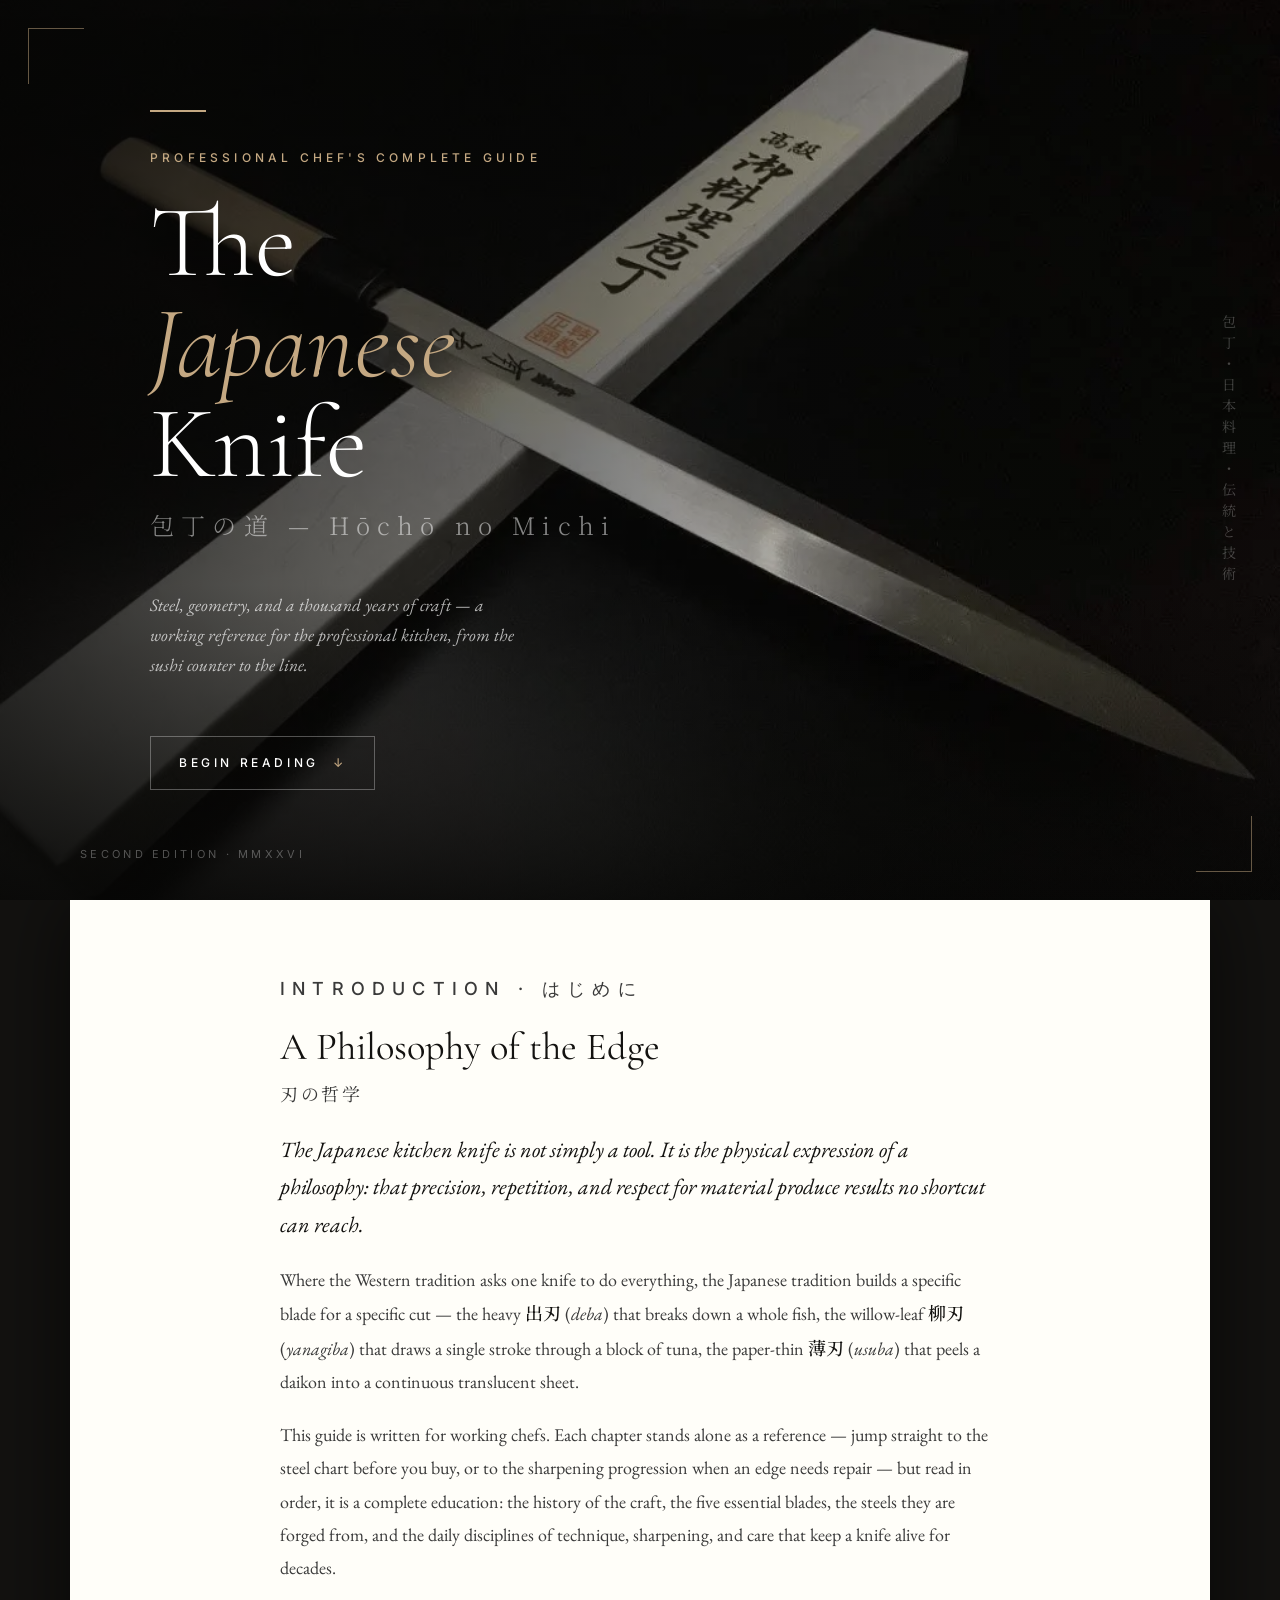
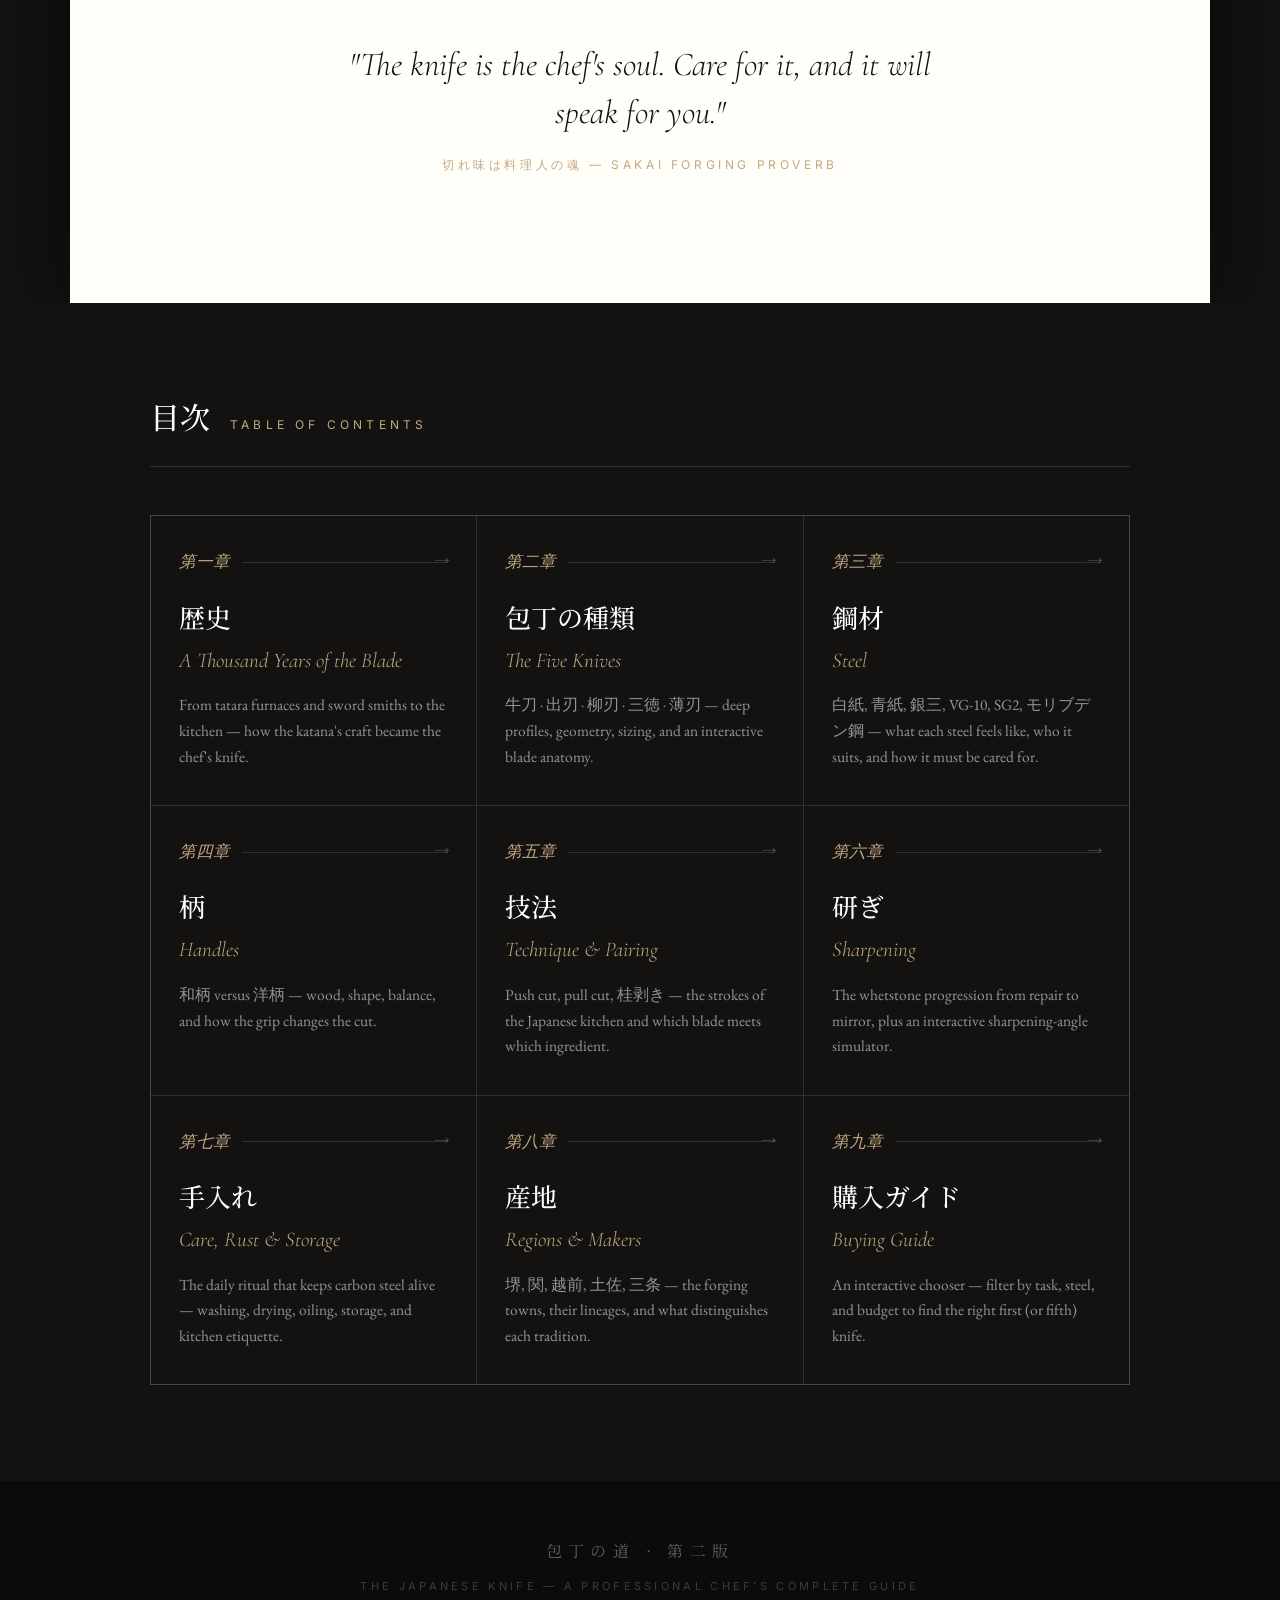
<file: knife-guide/index.html>
<!DOCTYPE html>
<html lang="en">

<head>
    <meta charset="UTF-8">
    <meta name="viewport" content="width=device-width, initial-scale=1.0">
    <title>包丁の道 — The Japanese Knife · A Professional Chef's Complete Guide</title>
    <link rel="preconnect" href="https://fonts.googleapis.com">
    <link rel="preconnect" href="https://fonts.gstatic.com" crossorigin>
    <link href="https://fonts.googleapis.com/css2?family=Cormorant+Garamond:ital,wght@0,300;0,400;0,500;1,300;1,400&family=EB+Garamond:ital,wght@0,400;0,500;1,400&family=Noto+Serif+JP:wght@300;400;500;600&family=Inter:wght@400;500;600&display=swap" rel="stylesheet">
    <link rel="stylesheet" href="css/style.css">
    <style>
        /* === COVER === */
        .cover {
            position: relative;
            height: 100vh;
            min-height: 720px;
            background: #060605;
            overflow: hidden;
        }

        .cover__photo {
            position: absolute;
            inset: 0;
        }

        .cover__photo img {
            width: 100%;
            height: 100%;
            object-fit: cover;
            object-position: center 40%;
        }

        .cover__scrim {
            position: absolute;
            inset: 0;
            background:
                linear-gradient(105deg, rgba(6, 6, 5, 0.92) 0%, rgba(6, 6, 5, 0.55) 45%, rgba(6, 6, 5, 0.15) 75%),
                linear-gradient(0deg, rgba(6, 6, 5, 0.85) 0%, transparent 35%);
        }

        .cover__content {
            position: relative;
            z-index: 2;
            height: 100%;
            max-width: var(--page-width);
            margin: 0 auto;
            padding: 0 80px;
            display: flex;
            flex-direction: column;
            justify-content: center;
        }

        .cover__rule {
            width: 56px;
            height: 2px;
            background: var(--gold);
            margin-bottom: 36px;
        }

        .cover__eyebrow {
            font-family: var(--font-sans);
            font-size: 12px;
            font-weight: 500;
            letter-spacing: 0.35em;
            text-transform: uppercase;
            color: var(--gold);
            margin-bottom: 24px;
        }

        .cover__title {
            font-family: var(--font-display);
            font-size: clamp(56px, 8vw, 110px);
            font-weight: 300;
            line-height: 0.98;
            color: #FFFFFF;
            margin-bottom: 12px;
        }

        .cover__title em {
            font-style: italic;
            color: var(--gold);
        }

        .cover__jp-title {
            font-family: var(--font-jp);
            font-size: 24px;
            font-weight: 300;
            color: rgba(255, 255, 255, 0.5);
            letter-spacing: 0.3em;
            margin-bottom: 44px;
        }

        .cover__subtitle {
            font-family: var(--font-serif);
            font-size: 17.5px;
            font-style: italic;
            color: rgba(255, 255, 255, 0.7);
            line-height: 1.7;
            max-width: 380px;
            margin-bottom: 56px;
        }

        .cover__cta {
            display: inline-flex;
            align-items: center;
            gap: 14px;
            text-decoration: none;
            font-family: var(--font-sans);
            font-size: 12px;
            font-weight: 500;
            letter-spacing: 0.3em;
            text-transform: uppercase;
            color: #fff;
            border: 1px solid rgba(255, 255, 255, 0.3);
            padding: 16px 28px;
            width: fit-content;
            transition: border-color 0.25s, background 0.25s;
        }

        .cover__cta:hover {
            border-color: var(--gold);
            background: rgba(196, 168, 130, 0.08);
        }

        .cover__cta span:last-child { color: var(--gold); }

        .cover__edition {
            position: absolute;
            bottom: 36px;
            left: 80px;
            font-family: var(--font-sans);
            font-size: 11px;
            letter-spacing: 0.3em;
            text-transform: uppercase;
            color: rgba(255, 255, 255, 0.3);
        }

        .cover__vertical {
            position: absolute;
            top: 50%;
            right: 40px;
            transform: translateY(-50%);
            writing-mode: vertical-rl;
            font-family: var(--font-jp);
            font-size: 14px;
            letter-spacing: 0.5em;
            color: rgba(255, 255, 255, 0.25);
            z-index: 2;
        }

        /* corner marks */
        .cover::before,
        .cover::after {
            content: '';
            position: absolute;
            width: 56px;
            height: 56px;
            border-color: var(--gold);
            border-style: solid;
            opacity: 0.5;
            z-index: 3;
        }

        .cover::before { top: 28px; left: 28px; border-width: 1px 0 0 1px; }
        .cover::after { bottom: 28px; right: 28px; border-width: 0 1px 1px 0; }

        @media (prefers-reduced-motion: no-preference) {
            .cover__content > * {
                opacity: 0;
                transform: translateY(18px);
                animation: coverIn 1.1s cubic-bezier(0.22, 0.61, 0.36, 1) forwards;
            }
            .cover__rule { animation-delay: 0.1s; }
            .cover__eyebrow { animation-delay: 0.25s; }
            .cover__title { animation-delay: 0.4s; }
            .cover__jp-title { animation-delay: 0.55s; }
            .cover__subtitle { animation-delay: 0.7s; }
            .cover__cta { animation-delay: 0.9s; }
            @keyframes coverIn { to { opacity: 1; transform: none; } }
        }

        /* === INTRO === */
        .intro {
            background: var(--warm-white);
        }

        /* === TOC === */
        .toc {
            background: var(--ink);
            padding: 88px 0 96px;
        }

        .toc__inner {
            max-width: var(--page-width);
            margin: 0 auto;
            padding: 0 80px;
        }

        .toc__heading {
            display: flex;
            align-items: baseline;
            gap: 20px;
            margin-bottom: 48px;
            border-bottom: 1px solid var(--rule-dark);
            padding-bottom: 24px;
        }

        .toc__heading-jp {
            font-family: var(--font-jp);
            font-size: 30px;
            font-weight: 500;
            color: #fff;
        }

        .toc__heading-en {
            font-family: var(--font-sans);
            font-size: 12px;
            letter-spacing: 0.35em;
            text-transform: uppercase;
            color: var(--gold);
        }

        .toc__grid {
            display: grid;
            grid-template-columns: repeat(3, 1fr);
            gap: 1px;
            background: var(--rule-dark);
            border: 1px solid var(--rule-dark);
        }

        .toc-card {
            background: var(--ink);
            padding: 32px 28px 36px;
            text-decoration: none;
            position: relative;
            transition: background 0.3s;
            display: block;
        }

        .toc-card:hover { background: var(--ink-2); }

        .toc-card__num {
            font-family: var(--font-display);
            font-style: italic;
            font-size: 16.5px;
            color: var(--gold);
            margin-bottom: 18px;
            display: flex;
            align-items: center;
            gap: 12px;
        }

        .toc-card__num::after {
            content: '';
            height: 1px;
            flex: 1;
            background: var(--rule-dark);
        }

        .toc-card__jp {
            font-family: var(--font-jp);
            font-size: 26px;
            font-weight: 500;
            color: #fff;
            margin-bottom: 4px;
        }

        .toc-card__en {
            font-family: var(--font-display);
            font-size: 21px;
            font-weight: 300;
            font-style: italic;
            color: var(--gold);
            margin-bottom: 14px;
        }

        .toc-card__desc {
            font-family: var(--font-serif);
            font-size: 15.5px;
            line-height: 1.65;
            color: rgba(255, 255, 255, 0.55);
        }

        .toc-card__arrow {
            position: absolute;
            top: 30px;
            right: 26px;
            font-family: var(--font-serif);
            color: rgba(255, 255, 255, 0.25);
            transition: color 0.3s, transform 0.3s;
        }

        .toc-card:hover .toc-card__arrow {
            color: var(--gold);
            transform: translateX(4px);
        }

        /* footer colophon */
        .colophon {
            background: #0C0B0A;
            padding: 56px 80px;
            text-align: center;
        }

        .colophon__jp {
            font-family: var(--font-jp);
            font-size: 16px;
            letter-spacing: 0.4em;
            color: rgba(255, 255, 255, 0.35);
            margin-bottom: 12px;
        }

        .colophon__en {
            font-family: var(--font-sans);
            font-size: 11px;
            letter-spacing: 0.3em;
            text-transform: uppercase;
            color: rgba(255, 255, 255, 0.2);
        }

        @media (max-width: 1000px) {
            .toc__grid { grid-template-columns: repeat(2, 1fr); }
        }

        @media (max-width: 900px) {
            .cover__content { padding: 0 28px; }
            .cover__edition { left: 28px; }
            .cover__vertical { display: none; }
            .toc__inner { padding: 0 28px; }
        }

        @media (max-width: 640px) {
            .toc__grid { grid-template-columns: 1fr; }
        }
    </style>
</head>

<body data-screen-label="Cover & Contents">

    <!-- ============ COVER ============ -->
    <header class="cover" data-screen-label="Cover">
        <div class="cover__photo">
            <img src="assets/yanagiba-hero.webp" alt="Yanagiba sashimi knife resting on its paulownia box against black">
        </div>
        <div class="cover__scrim"></div>

        <div class="cover__content">
            <div class="cover__rule"></div>
            <p class="cover__eyebrow">Professional Chef's Complete Guide</p>
            <h1 class="cover__title">The<br><em>Japanese</em><br>Knife</h1>
            <p class="cover__jp-title">包丁の道 — Hōchō no Michi</p>
            <p class="cover__subtitle">Steel, geometry, and a thousand years of craft — a working
                reference for the professional kitchen, from the sushi counter to the line.</p>
            <a class="cover__cta" href="#contents"><span>Begin Reading</span><span>↓</span></a>
        </div>

        <p class="cover__edition">Second Edition · MMXXVI</p>
        <p class="cover__vertical">包丁・日本料理・伝統と技術</p>
    </header>

    <!-- ============ INTRO ============ -->
    <main>
        <div class="page-wrapper intro">
            <section class="section" data-screen-label="Introduction">
                <div class="prose reveal" style="margin: 0 auto; text-align: left;">
                    <p class="section__eyebrow">Introduction · はじめに</p>
                    <h2 class="section__title">A Philosophy of the Edge</h2>
                    <p class="section__jp">刃の哲学</p>
                    <p class="lede">The Japanese kitchen knife is not simply a tool. It is the physical
                        expression of a philosophy: that precision, repetition, and respect for material
                        produce results no shortcut can reach.</p>
                    <p>Where the Western tradition asks one knife to do everything, the Japanese tradition
                        builds a specific blade for a specific cut — the heavy <span class="jp-term">出刃</span>
                        (<em>deba</em>) that breaks down a whole fish, the willow-leaf <span class="jp-term">柳刃</span>
                        (<em>yanagiba</em>) that draws a single stroke through a block of tuna, the
                        paper-thin <span class="jp-term">薄刃</span> (<em>usuba</em>) that peels a daikon into
                        a continuous translucent sheet.</p>
                    <p>This guide is written for working chefs. Each chapter stands alone as a reference —
                        jump straight to the steel chart before you buy, or to the sharpening progression
                        when an edge needs repair — but read in order, it is a complete education:
                        the history of the craft, the five essential blades, the steels they are forged
                        from, and the daily disciplines of technique, sharpening, and care that keep a
                        knife alive for decades.</p>
                </div>

                <div class="pull-quote reveal">
                    <blockquote>"The knife is the chef's soul. Care for it, and it will speak for you."</blockquote>
                    <cite>切れ味は料理人の魂 — Sakai forging proverb</cite>
                </div>
            </section>
        </div>

        <!-- ============ TABLE OF CONTENTS ============ -->
        <section class="toc" id="contents" data-screen-label="Table of Contents">
            <div class="toc__inner">
                <div class="toc__heading reveal">
                    <span class="toc__heading-jp">目次</span>
                    <span class="toc__heading-en">Table of Contents</span>
                </div>

                <div class="toc__grid">
                    <a class="toc-card reveal" href="01-history.html">
                        <p class="toc-card__num">第一章</p>
                        <p class="toc-card__jp">歴史</p>
                        <p class="toc-card__en">A Thousand Years of the Blade</p>
                        <p class="toc-card__desc">From tatara furnaces and sword smiths to the kitchen —
                            how the katana's craft became the chef's knife.</p>
                        <span class="toc-card__arrow">→</span>
                    </a>

                    <a class="toc-card reveal" href="02-knives.html">
                        <p class="toc-card__num">第二章</p>
                        <p class="toc-card__jp">包丁の種類</p>
                        <p class="toc-card__en">The Five Knives</p>
                        <p class="toc-card__desc">牛刀 · 出刃 · 柳刃 · 三徳 · 薄刃 — deep profiles, geometry,
                            sizing, and an interactive blade anatomy.</p>
                        <span class="toc-card__arrow">→</span>
                    </a>

                    <a class="toc-card reveal" href="03-steel.html">
                        <p class="toc-card__num">第三章</p>
                        <p class="toc-card__jp">鋼材</p>
                        <p class="toc-card__en">Steel</p>
                        <p class="toc-card__desc">白紙, 青紙, 銀三, VG-10, SG2, モリブデン鋼 — what each steel
                            feels like, who it suits, and how it must be cared for.</p>
                        <span class="toc-card__arrow">→</span>
                    </a>

                    <a class="toc-card reveal" href="04-handles.html">
                        <p class="toc-card__num">第四章</p>
                        <p class="toc-card__jp">柄</p>
                        <p class="toc-card__en">Handles</p>
                        <p class="toc-card__desc">和柄 versus 洋柄 — wood, shape, balance, and how the grip
                            changes the cut.</p>
                        <span class="toc-card__arrow">→</span>
                    </a>

                    <a class="toc-card reveal" href="05-technique.html">
                        <p class="toc-card__num">第五章</p>
                        <p class="toc-card__jp">技法</p>
                        <p class="toc-card__en">Technique & Pairing</p>
                        <p class="toc-card__desc">Push cut, pull cut, 桂剥き — the strokes of the Japanese
                            kitchen and which blade meets which ingredient.</p>
                        <span class="toc-card__arrow">→</span>
                    </a>

                    <a class="toc-card reveal" href="06-sharpening.html">
                        <p class="toc-card__num">第六章</p>
                        <p class="toc-card__jp">研ぎ</p>
                        <p class="toc-card__en">Sharpening</p>
                        <p class="toc-card__desc">The whetstone progression from repair to mirror, plus an
                            interactive sharpening-angle simulator.</p>
                        <span class="toc-card__arrow">→</span>
                    </a>

                    <a class="toc-card reveal" href="07-care.html">
                        <p class="toc-card__num">第七章</p>
                        <p class="toc-card__jp">手入れ</p>
                        <p class="toc-card__en">Care, Rust & Storage</p>
                        <p class="toc-card__desc">The daily ritual that keeps carbon steel alive — washing,
                            drying, oiling, storage, and kitchen etiquette.</p>
                        <span class="toc-card__arrow">→</span>
                    </a>

                    <a class="toc-card reveal" href="08-regions.html">
                        <p class="toc-card__num">第八章</p>
                        <p class="toc-card__jp">産地</p>
                        <p class="toc-card__en">Regions & Makers</p>
                        <p class="toc-card__desc">堺, 関, 越前, 土佐, 三条 — the forging towns, their lineages,
                            and what distinguishes each tradition.</p>
                        <span class="toc-card__arrow">→</span>
                    </a>

                    <a class="toc-card reveal" href="09-buying.html">
                        <p class="toc-card__num">第九章</p>
                        <p class="toc-card__jp">購入ガイド</p>
                        <p class="toc-card__en">Buying Guide</p>
                        <p class="toc-card__desc">An interactive chooser — filter by task, steel, and budget
                            to find the right first (or fifth) knife.</p>
                        <span class="toc-card__arrow">→</span>
                    </a>
                </div>
            </div>
        </section>

        <footer class="colophon">
            <p class="colophon__jp">包丁の道 · 第二版</p>
            <p class="colophon__en">The Japanese Knife — A Professional Chef's Complete Guide</p>
        </footer>
    </main>

    <script src="js/site.js"></script>
</body>

</html>
</file>
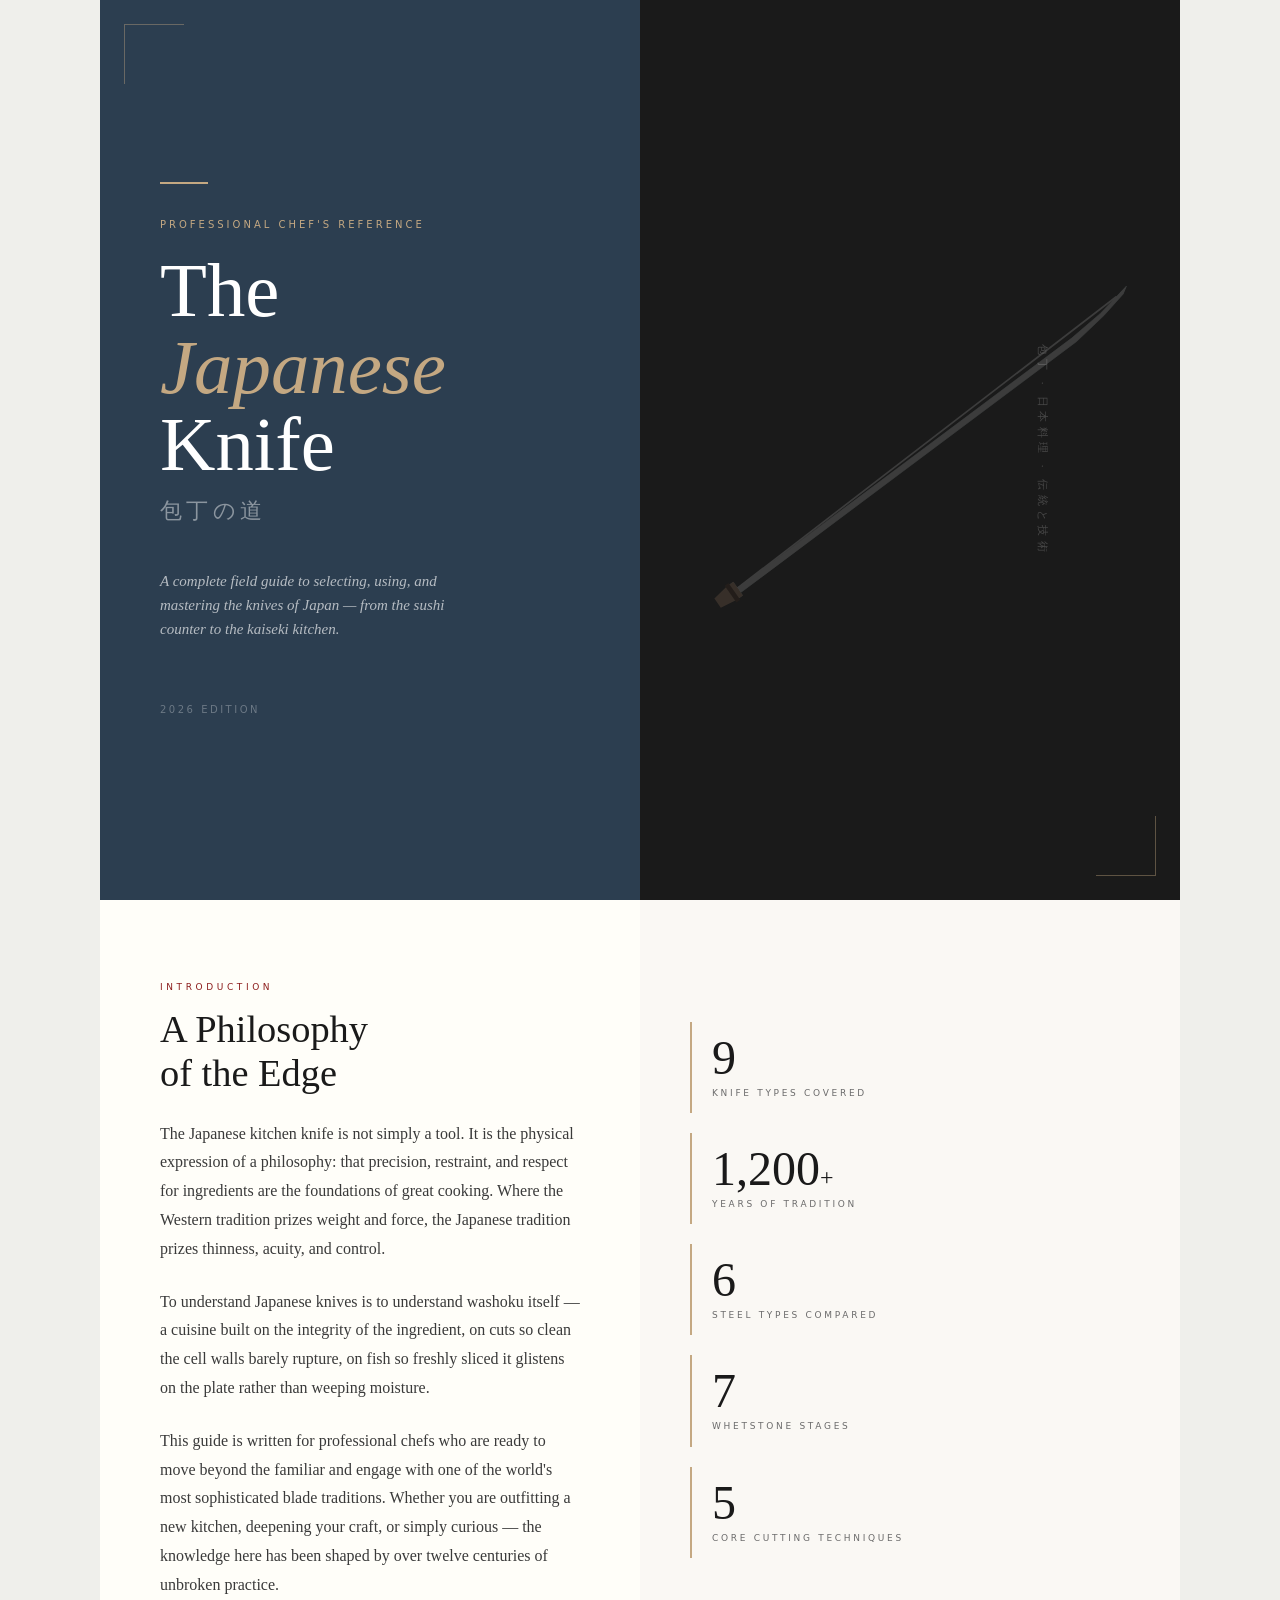
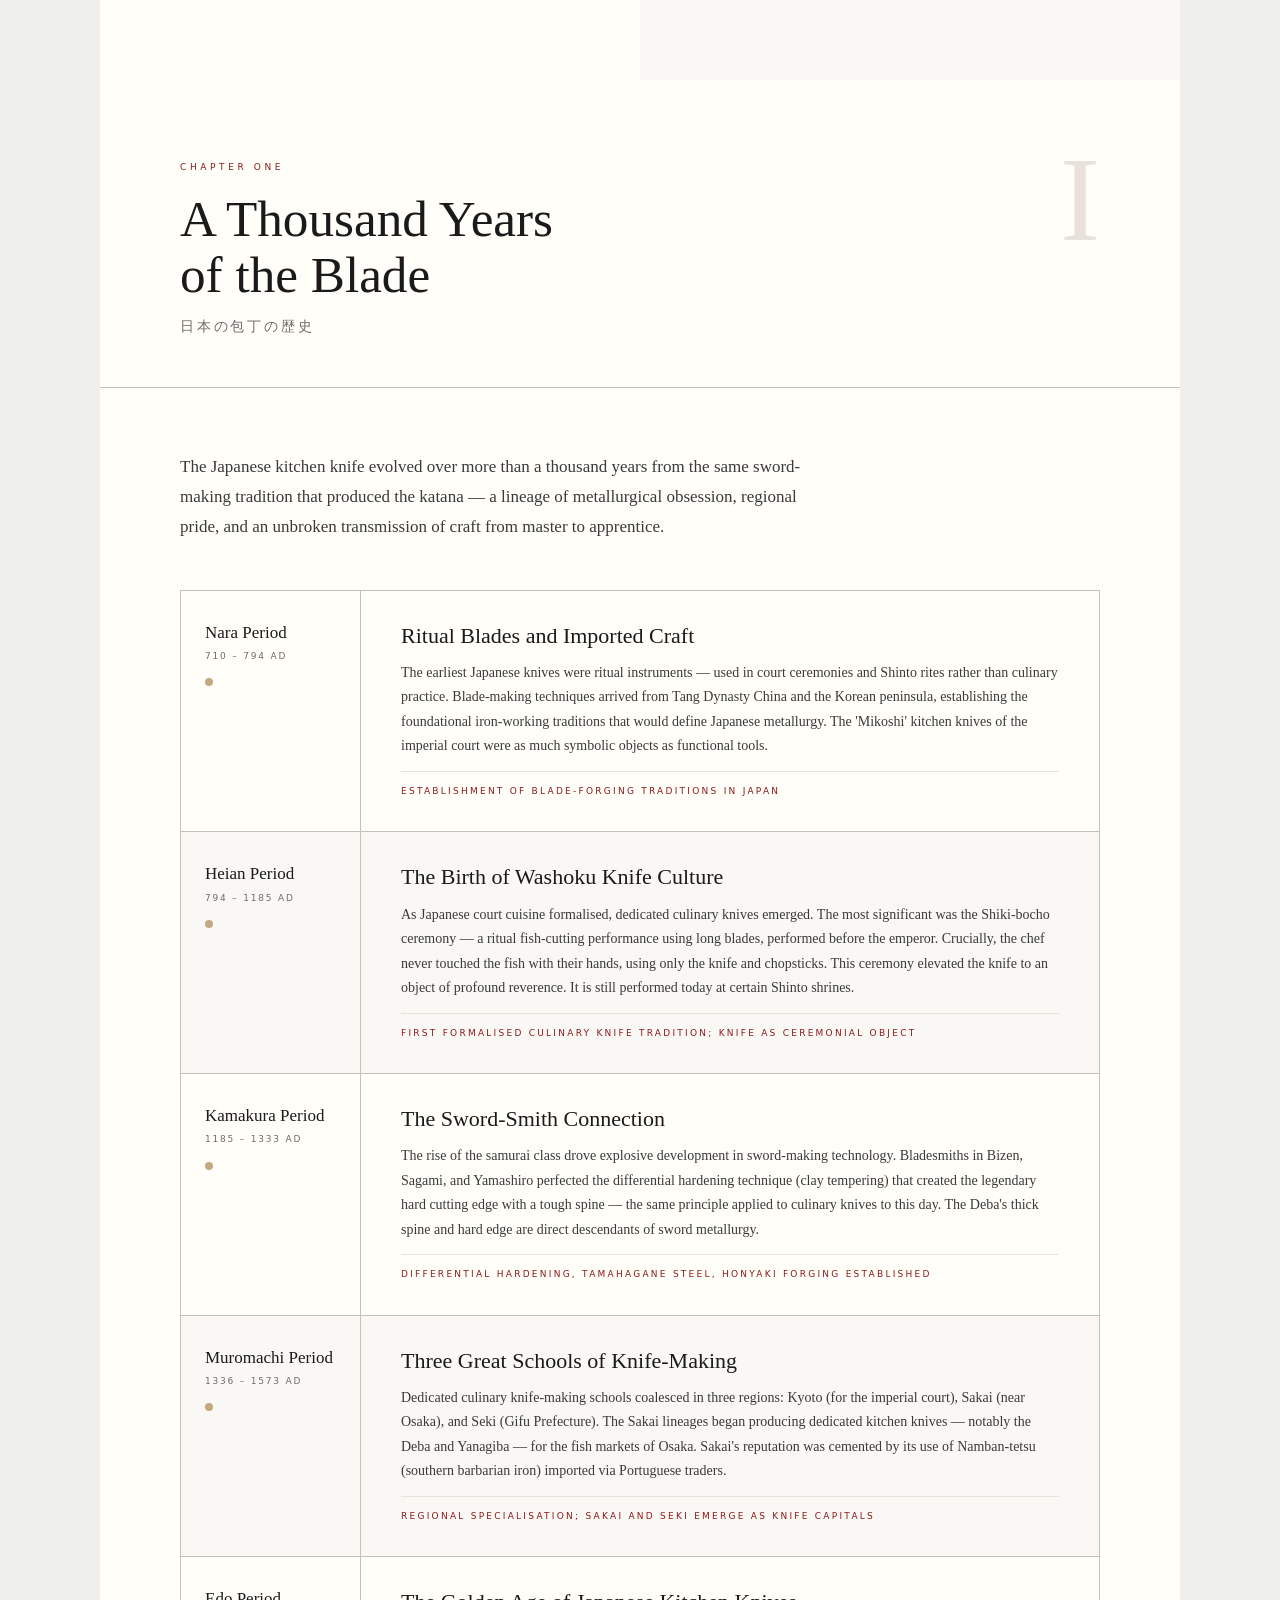
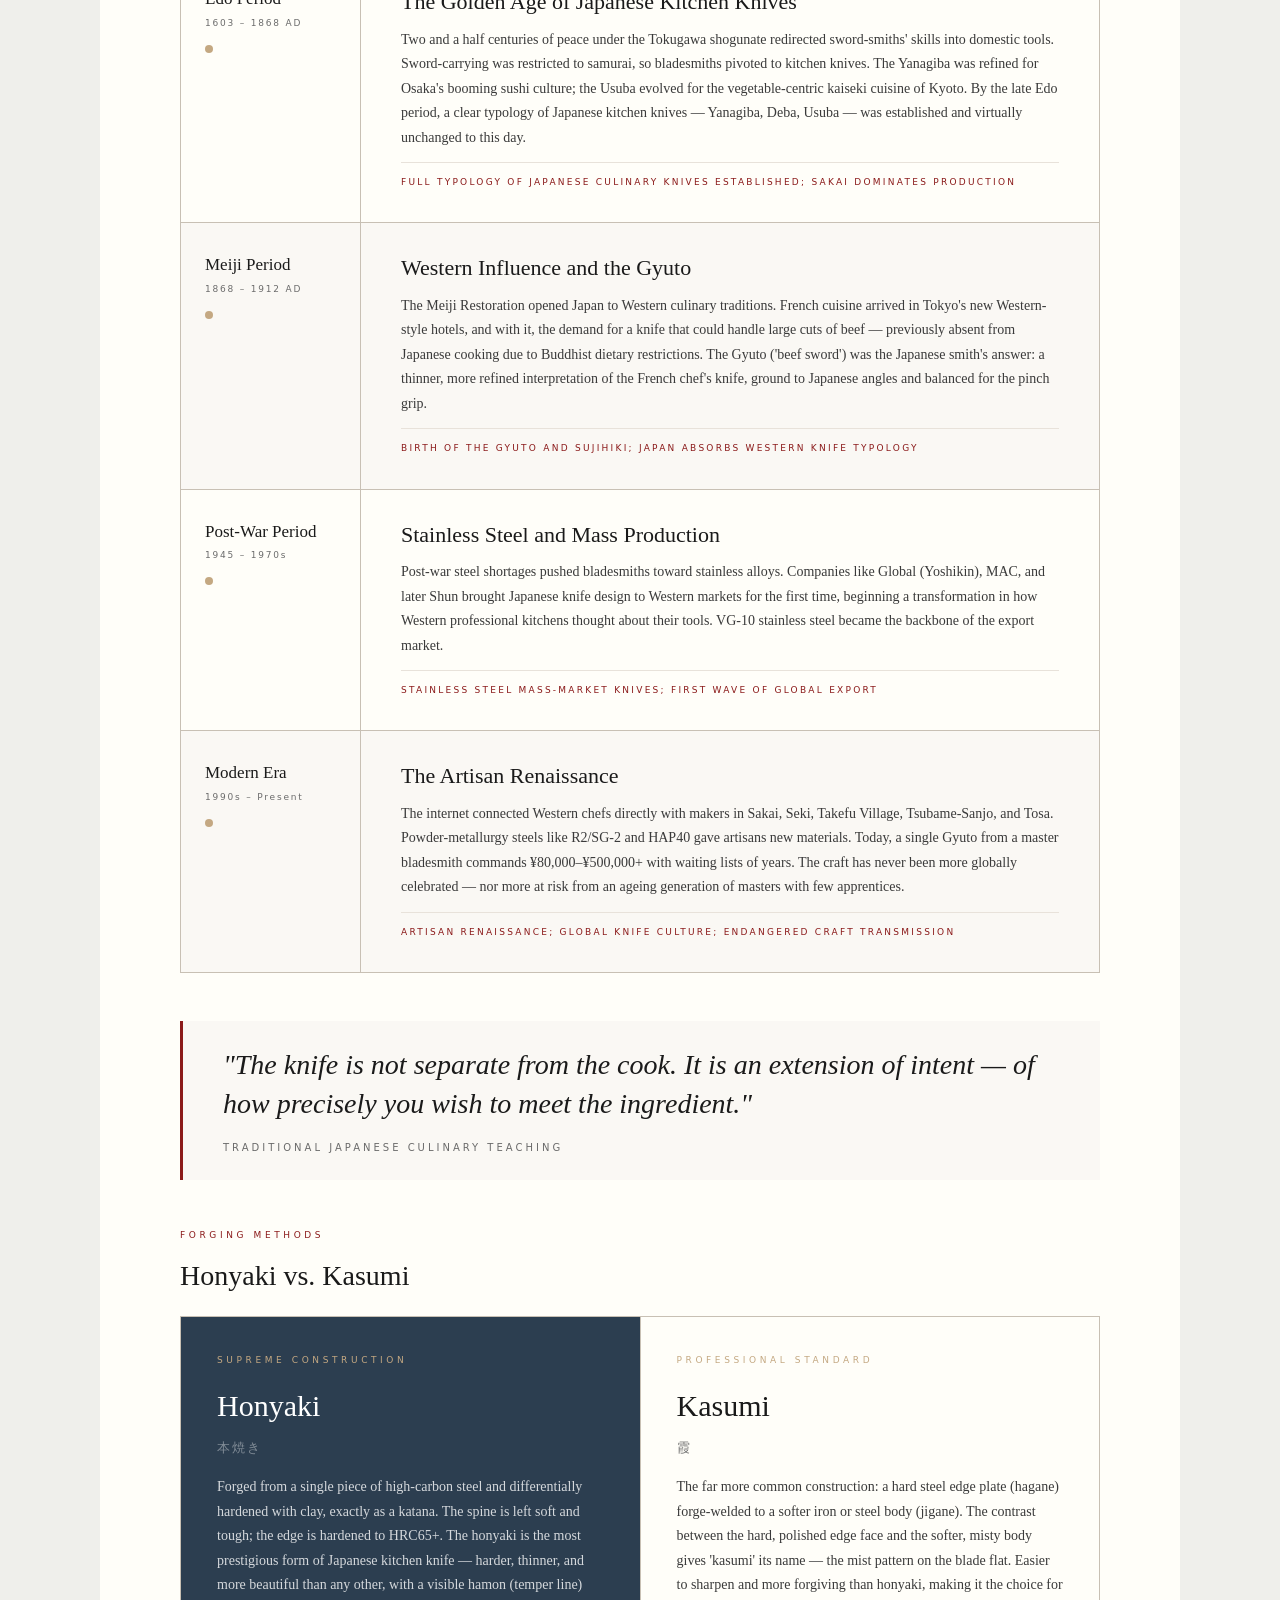
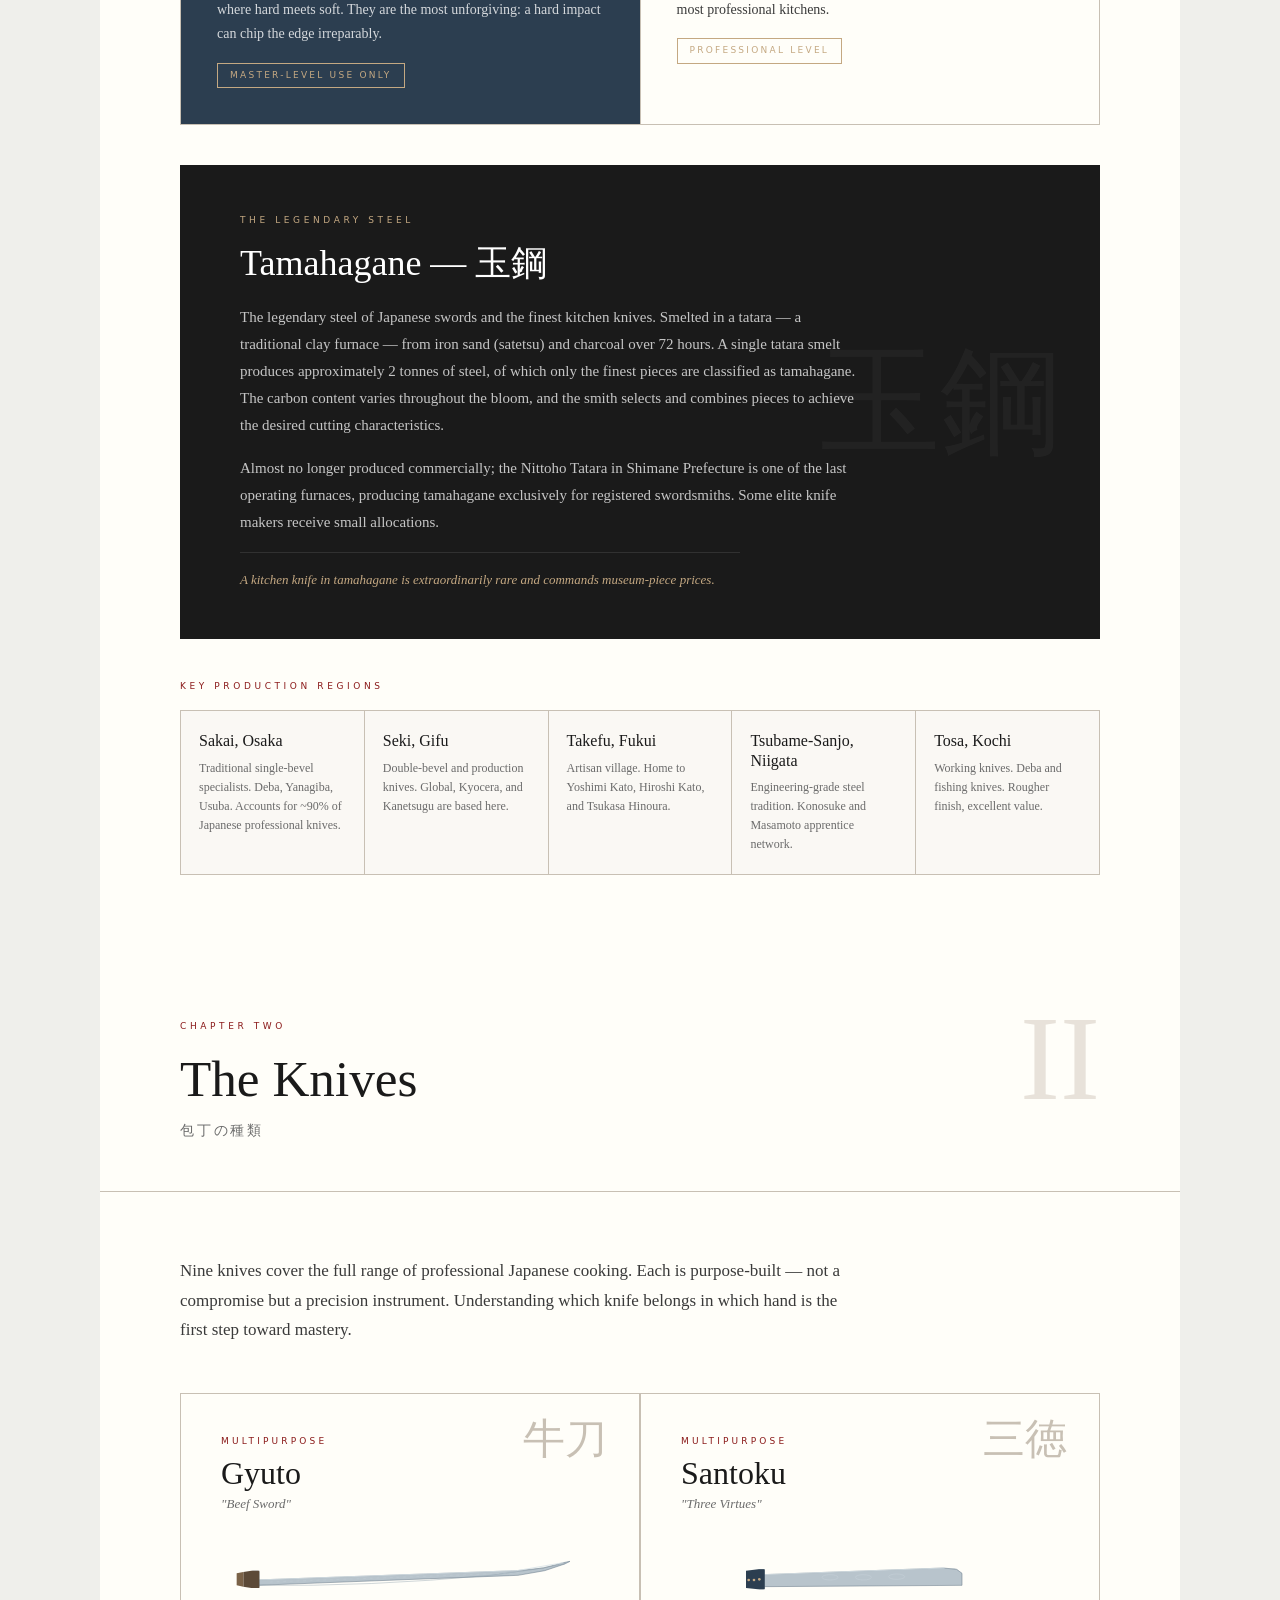
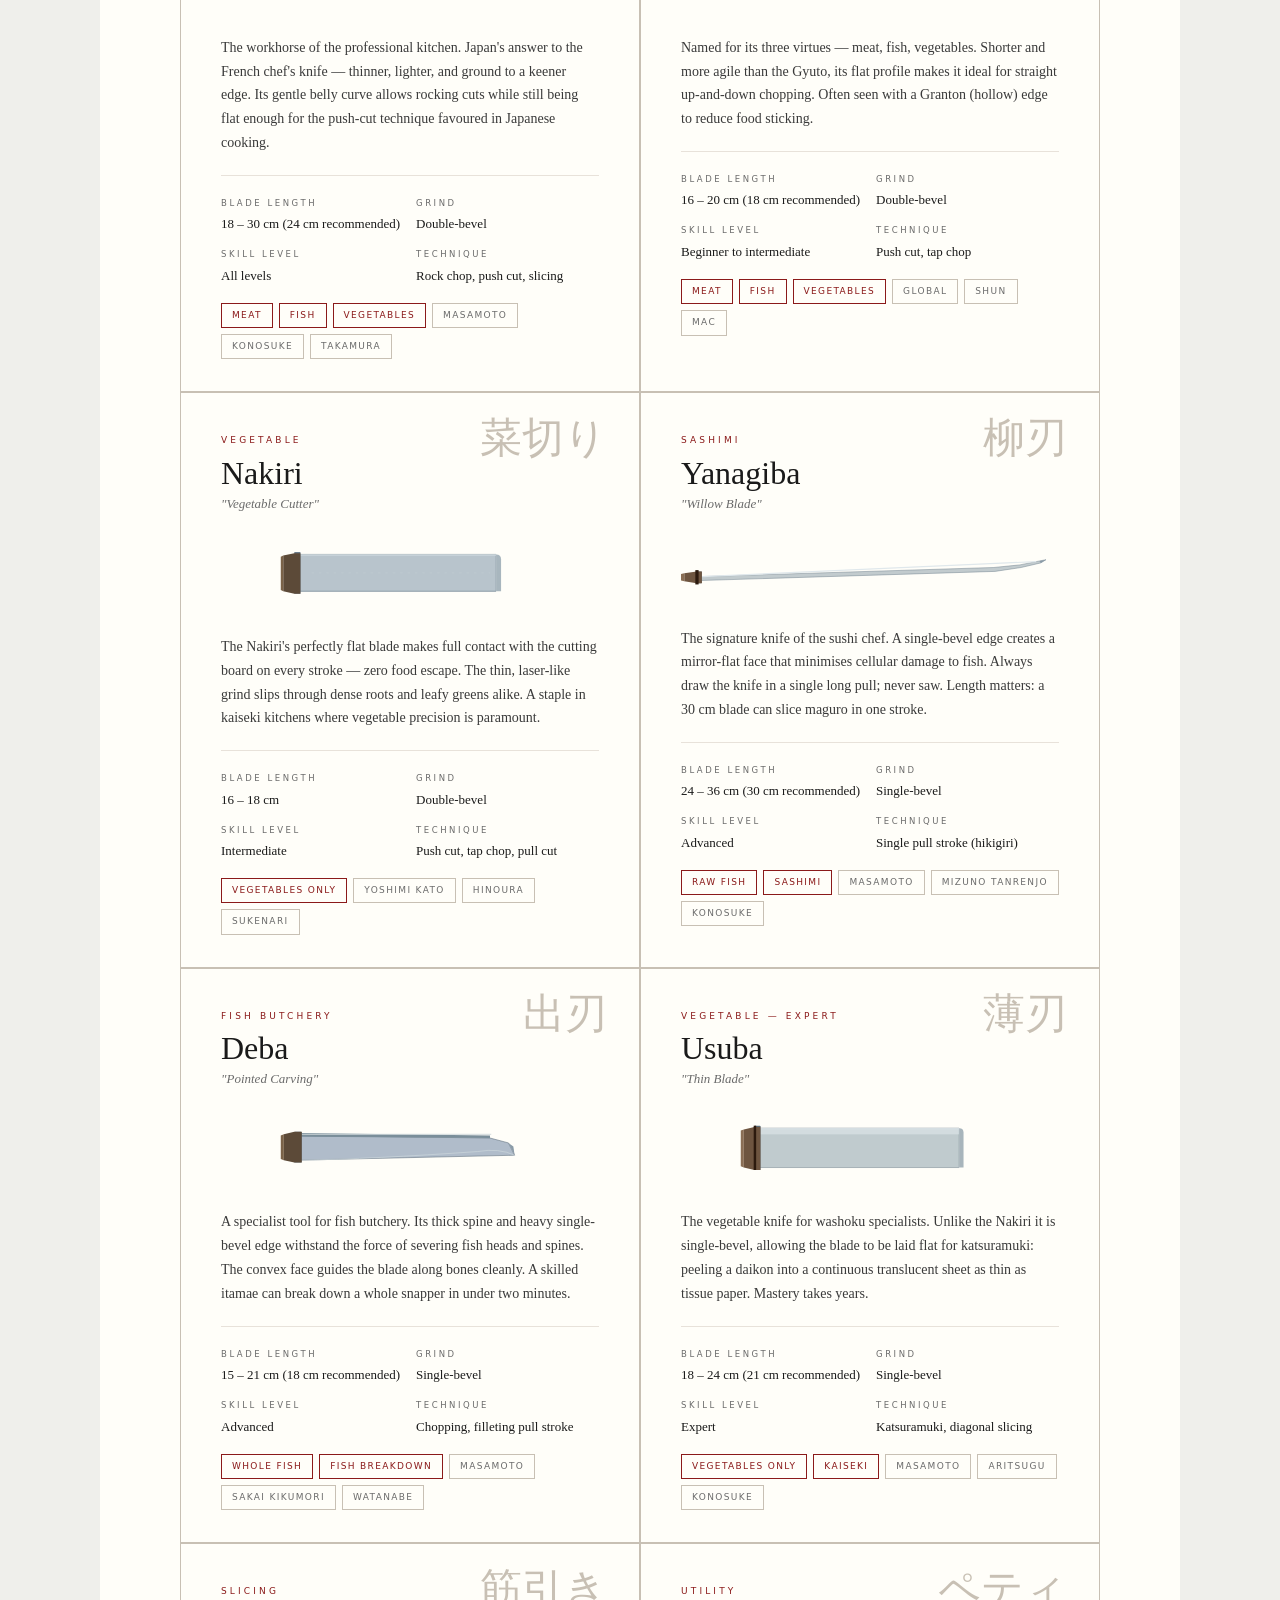
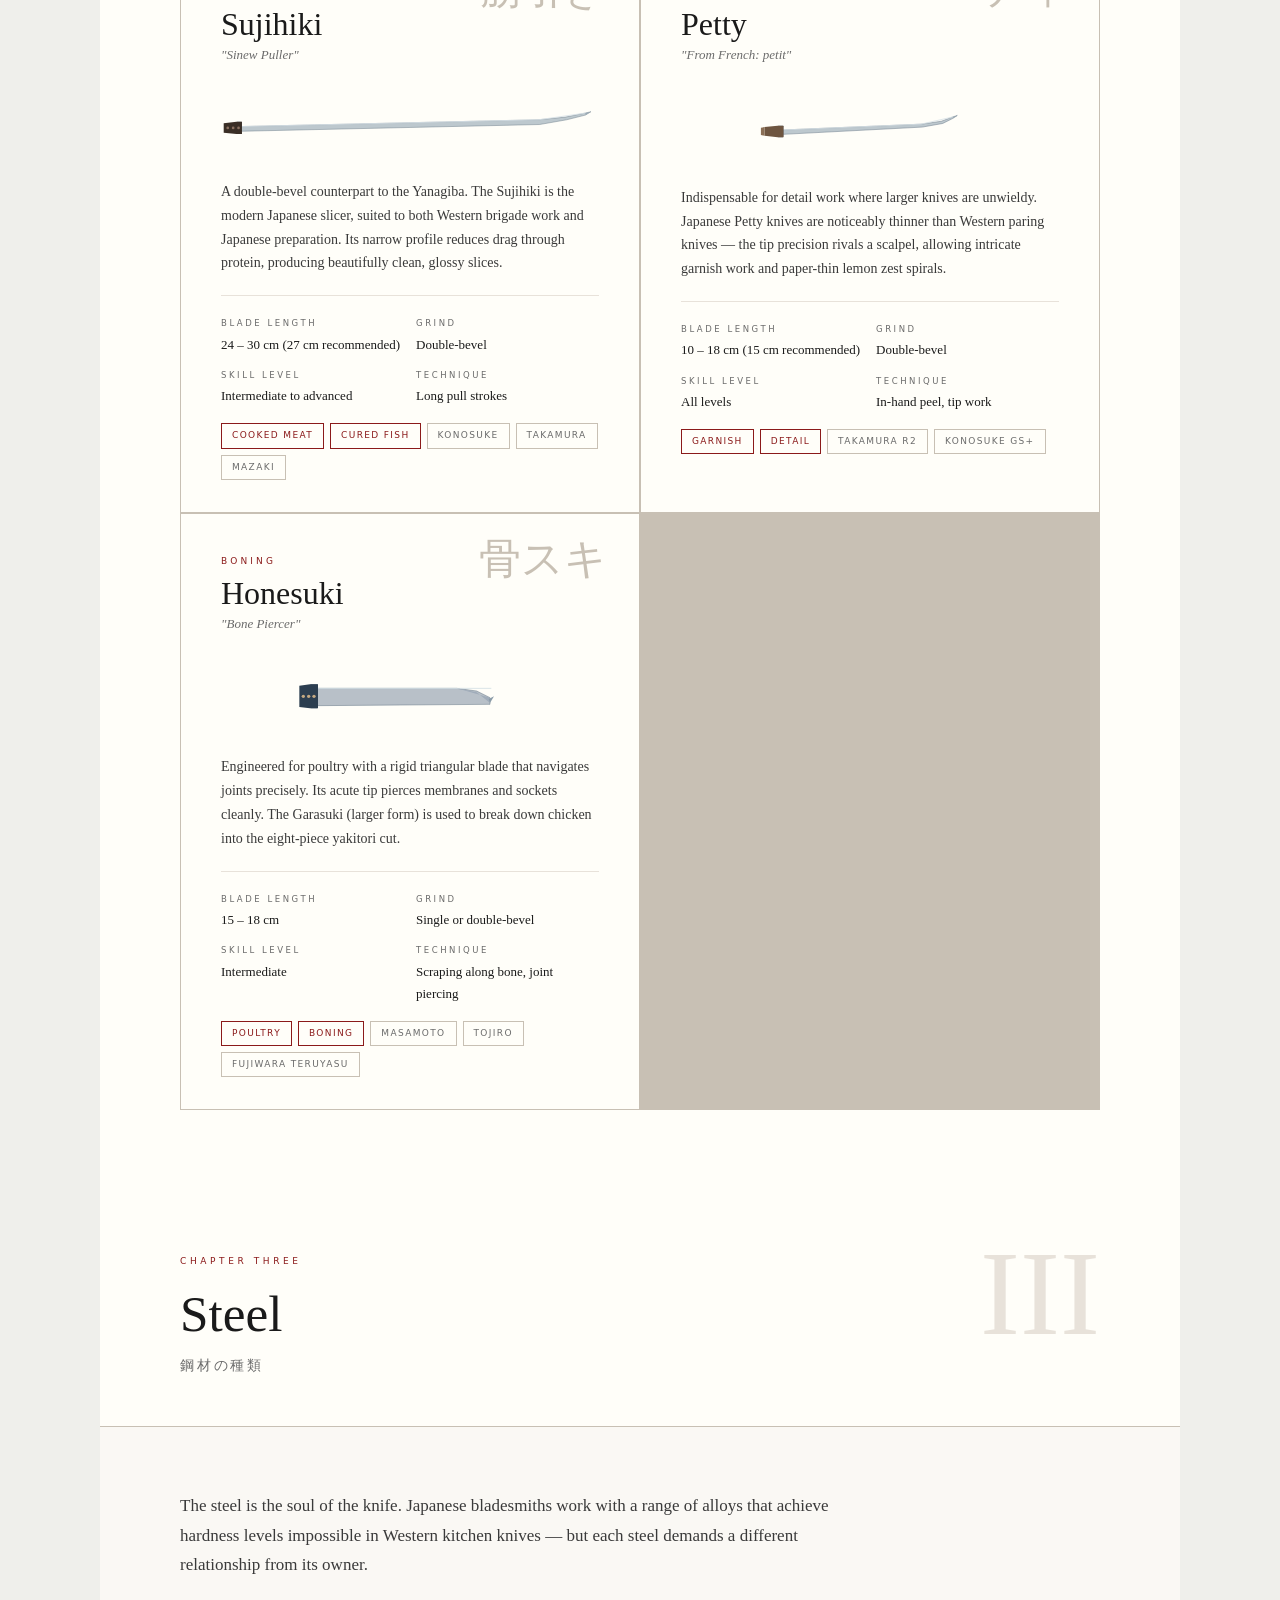
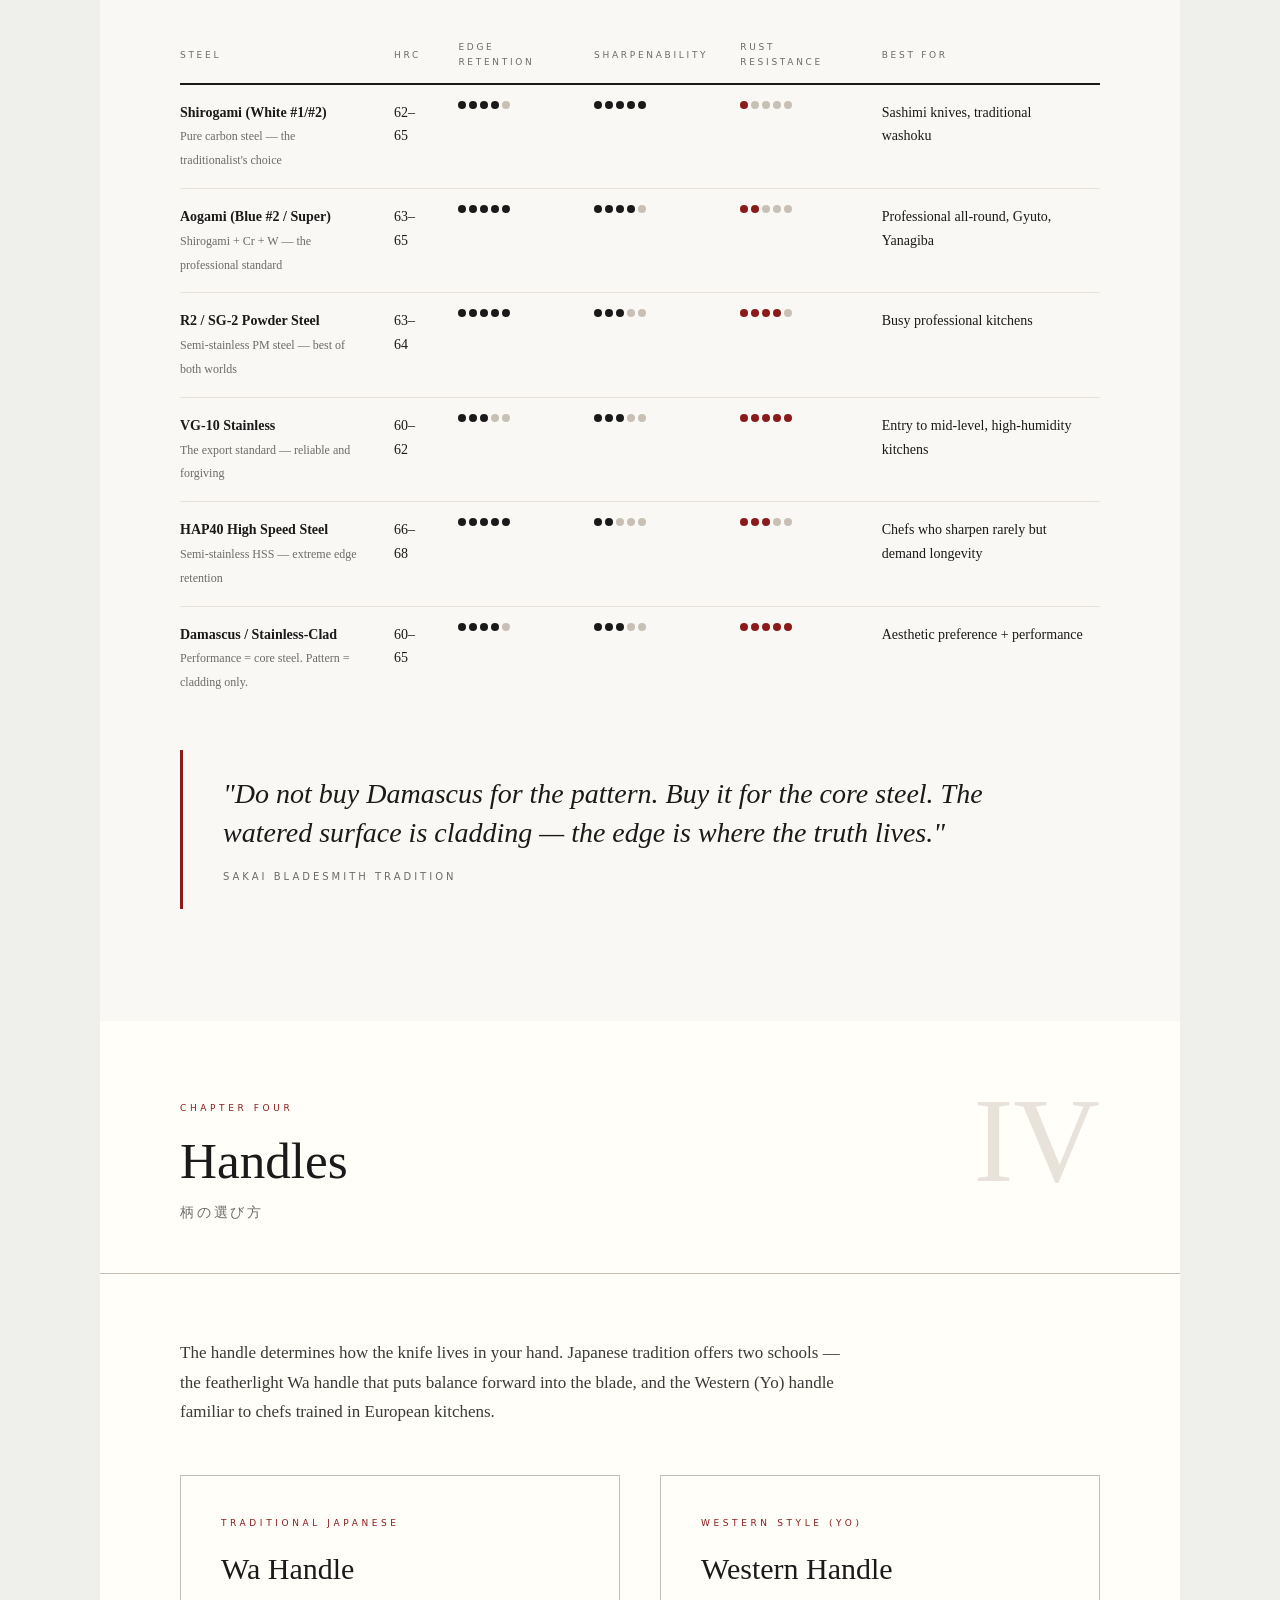
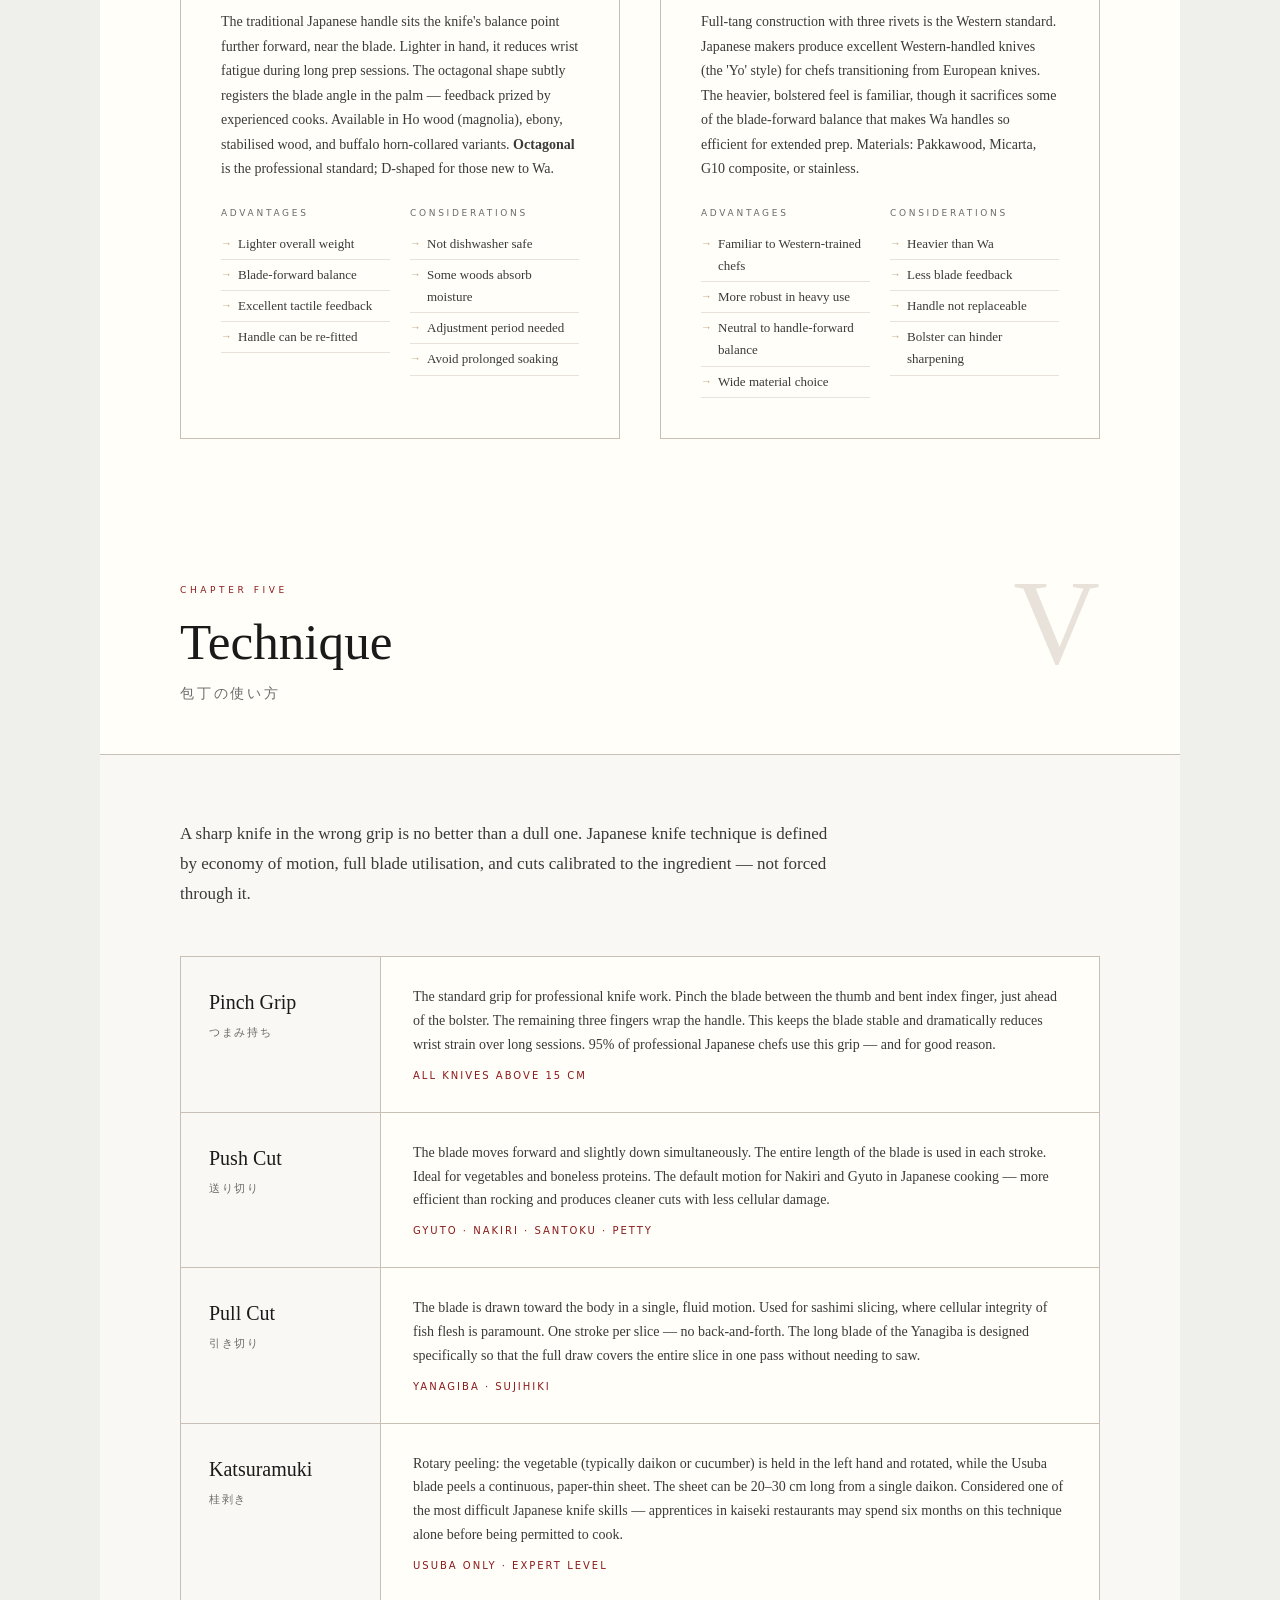
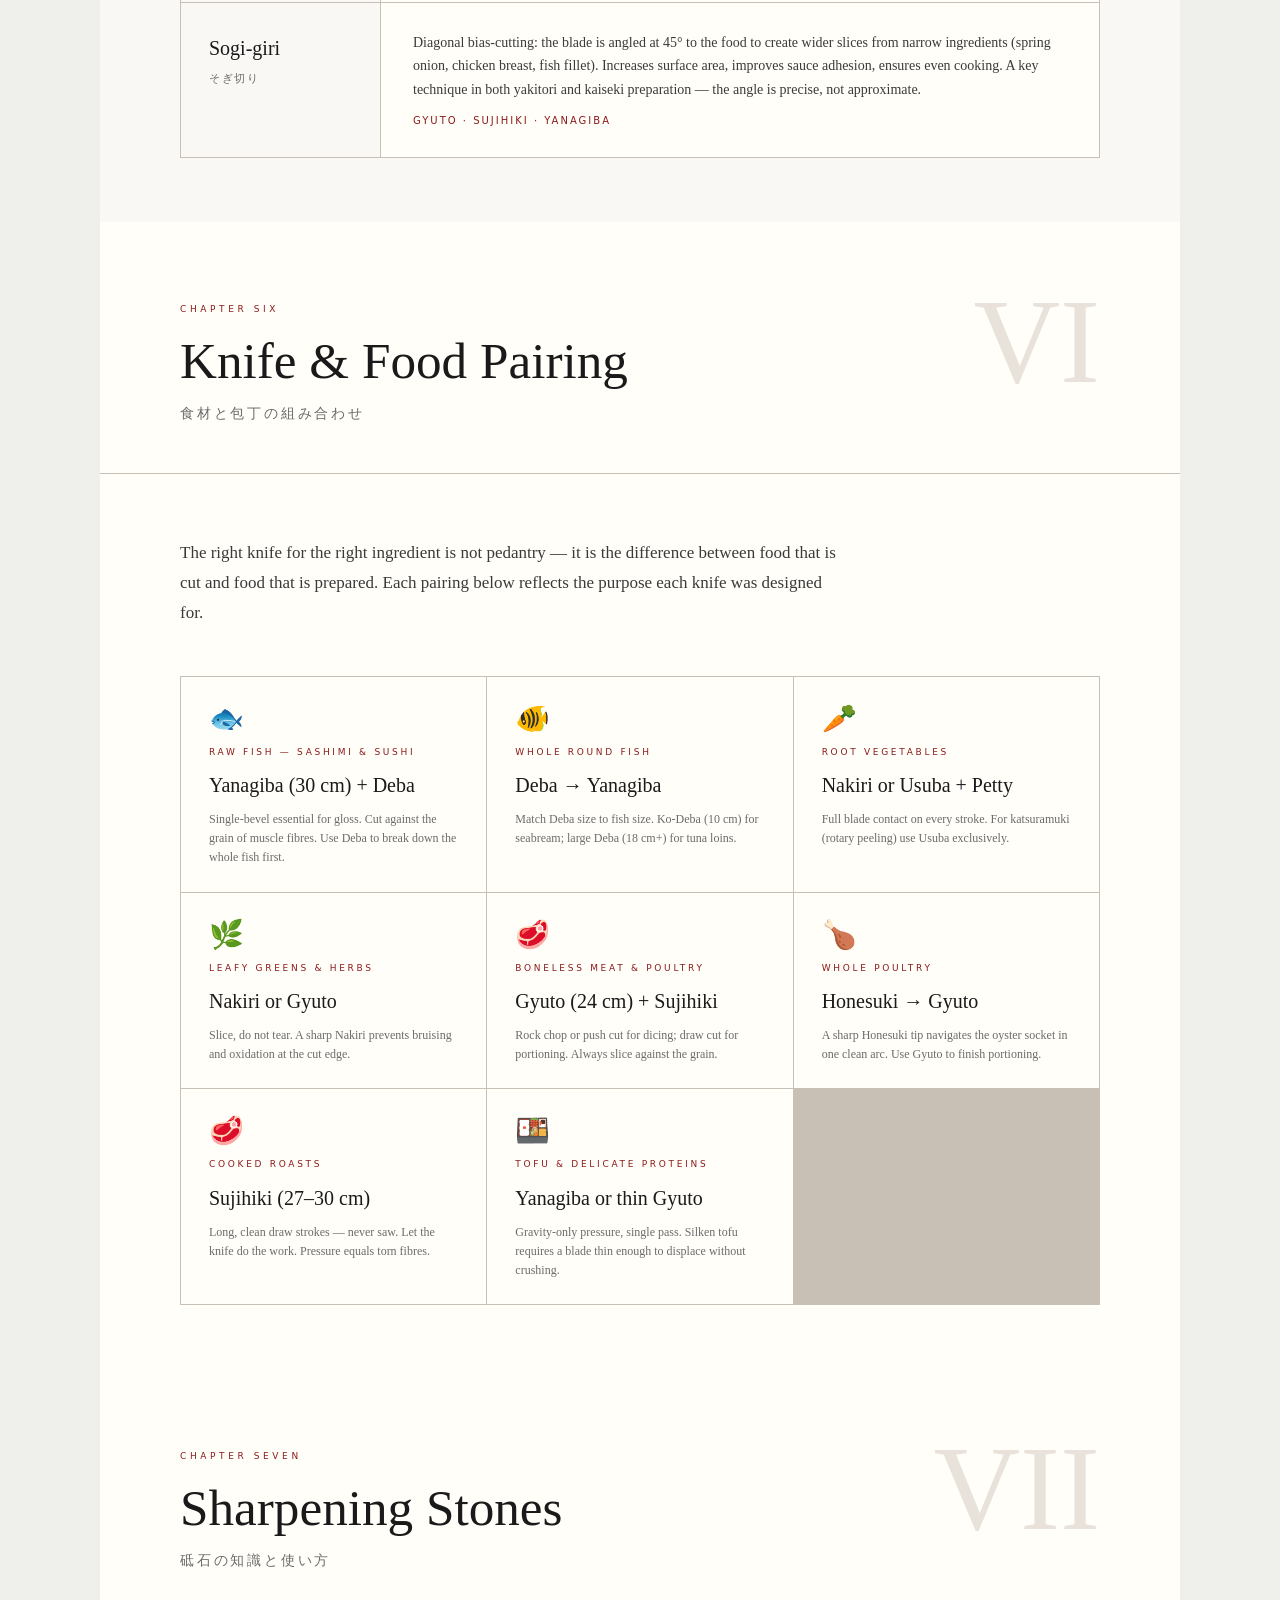
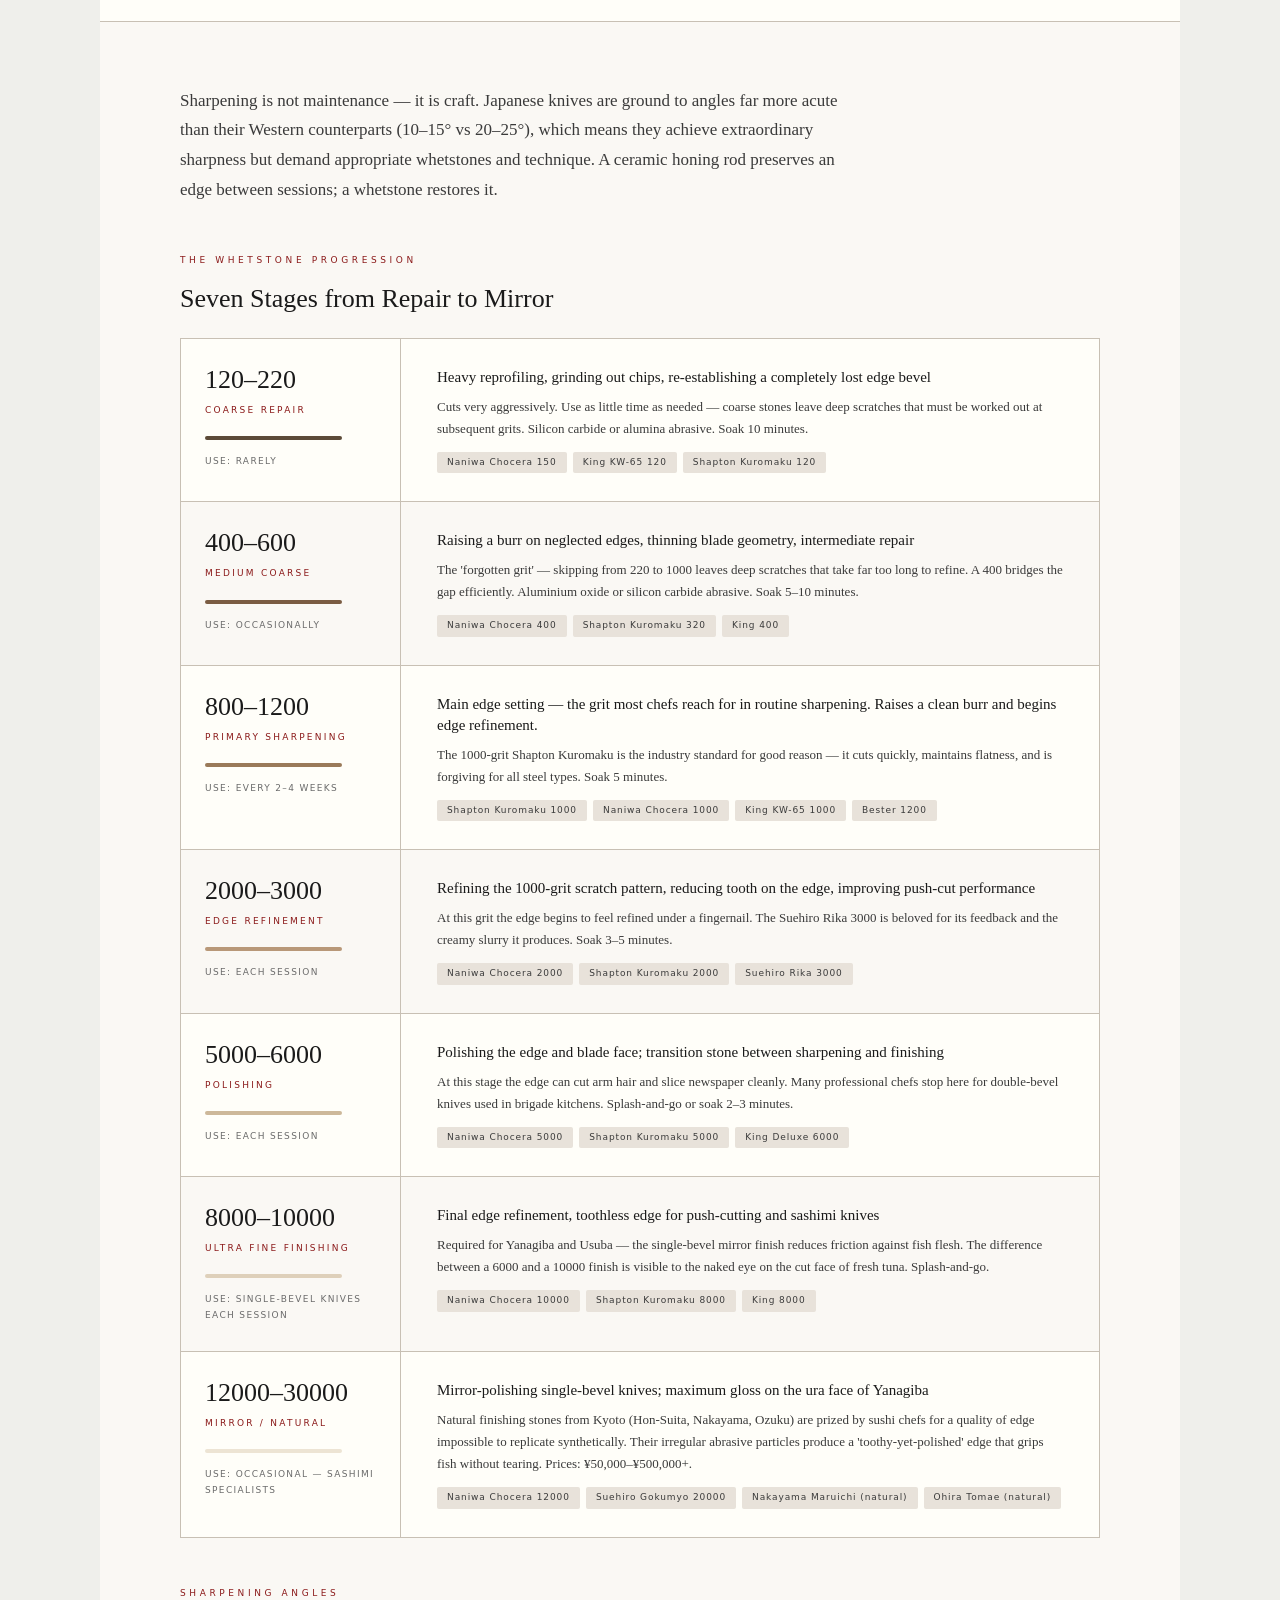
<file: index-standalone.html>
<!DOCTYPE html>
<html lang="en">
<head>
  <meta charset="UTF-8">
  <meta name="viewport" content="width=device-width, initial-scale=1.0">
  <title>The Japanese Knife — A Professional Chef's Complete Reference</title>
  <style>
/* ============================================================
   THE JAPANESE KNIFE — Professional Chef's Reference
   Typography and Layout
   ============================================================ */



/* === RESET & BASE === */
*, *::before, *::after { box-sizing: border-box; margin: 0; padding: 0; }

:root {
  --ink:         #1A1A1A;
  --ink-mid:     #3A3A3A;
  --ink-light:   #6B6B6B;
  --rule:        #C8C0B4;
  --rule-light:  #E8E2DA;
  --cream:       #FAF8F4;
  --warm-white:  #FFFEF9;
  --accent:      #8B1A1A;   /* deep red — lacquerware */
  --accent-soft: #C4A882;   /* aged gold  */
  --blade-grey:  #B8C4CC;
  --blade-dark:  #6B7C8A;
  --handle:      #5C4A38;
  --steel-blue:  #2C3E50;

  --font-serif:   'EB Garamond', 'Garamond', Georgia, serif;
  --font-display: 'Cormorant Garamond', 'EB Garamond', serif;
  --font-jp:      'Noto Serif JP', serif;
  --font-sans:    'Inter', system-ui, sans-serif;

  --page-width: 1080px;
  --col-wide:   680px;
  --col-narrow: 320px;
}

html { font-size: 16px; scroll-behavior: smooth; }

body {
  background: #EFEFEB;
  color: var(--ink);
  font-family: var(--font-serif);
  line-height: 1.7;
  -webkit-font-smoothing: antialiased;
}

/* === LAYOUT === */
.page-wrapper { max-width: var(--page-width); margin: 0 auto; background: var(--warm-white); }

/* === COVER PAGE === */
.cover {
  height: 100vh;
  min-height: 700px;
  background: var(--steel-blue);
  display: grid;
  grid-template-columns: 1fr 1fr;
  position: relative;
  overflow: hidden;
}

.cover__left {
  display: flex;
  flex-direction: column;
  justify-content: center;
  padding: 80px 60px;
  z-index: 2;
}

.cover__right {
  background: var(--ink);
  position: relative;
  overflow: hidden;
}

.cover__knife-bg {
  position: absolute;
  inset: 0;
  display: flex;
  align-items: center;
  justify-content: center;
  opacity: 0.15;
}

.cover__knife-bg svg {
  width: 120%;
  transform: rotate(-35deg) translateX(20px);
  filter: brightness(2);
}

.cover__rule {
  width: 48px;
  height: 2px;
  background: var(--accent-soft);
  margin-bottom: 32px;
}

.cover__eyebrow {
  font-family: var(--font-sans);
  font-size: 10px;
  font-weight: 500;
  letter-spacing: 0.3em;
  text-transform: uppercase;
  color: var(--accent-soft);
  margin-bottom: 20px;
}

.cover__title {
  font-family: var(--font-display);
  font-size: clamp(48px, 6vw, 82px);
  font-weight: 300;
  line-height: 1.0;
  color: #FFFFFF;
  margin-bottom: 8px;
}

.cover__title em {
  font-style: italic;
  color: var(--accent-soft);
}

.cover__jp-title {
  font-family: var(--font-jp);
  font-size: 22px;
  font-weight: 300;
  color: rgba(255,255,255,0.45);
  letter-spacing: 0.2em;
  margin-bottom: 40px;
}

.cover__subtitle {
  font-family: var(--font-serif);
  font-size: 15px;
  font-style: italic;
  color: rgba(255,255,255,0.65);
  line-height: 1.6;
  max-width: 320px;
  margin-bottom: 60px;
}

.cover__edition {
  font-family: var(--font-sans);
  font-size: 10px;
  letter-spacing: 0.25em;
  text-transform: uppercase;
  color: rgba(255,255,255,0.3);
}

/* vertical text on right panel */
.cover__vertical-text {
  position: absolute;
  right: 32px;
  top: 50%;
  transform: translateY(-50%) rotate(90deg);
  font-family: var(--font-jp);
  font-size: 11px;
  letter-spacing: 0.4em;
  color: rgba(255,255,255,0.2);
  white-space: nowrap;
}

/* decorative corner marks */
.cover::before, .cover::after {
  content: '';
  position: absolute;
  width: 60px;
  height: 60px;
  border-color: var(--accent-soft);
  border-style: solid;
  opacity: 0.4;
  z-index: 3;
}
.cover::before { top: 24px; left: 24px; border-width: 1px 0 0 1px; }
.cover::after  { bottom: 24px; right: 24px; border-width: 0 1px 1px 0; }

/* === CHAPTER HEADERS === */
.chapter-header {
  padding: 80px 80px 48px;
  border-bottom: 1px solid var(--rule);
  position: relative;
}

.chapter-header::before {
  content: attr(data-number);
  position: absolute;
  top: 60px;
  right: 80px;
  font-family: var(--font-display);
  font-size: 120px;
  font-weight: 300;
  color: var(--rule-light);
  line-height: 1;
  pointer-events: none;
}

.chapter-header__label {
  font-family: var(--font-sans);
  font-size: 9px;
  font-weight: 500;
  letter-spacing: 0.4em;
  text-transform: uppercase;
  color: var(--accent);
  margin-bottom: 16px;
}

.chapter-header__title {
  font-family: var(--font-display);
  font-size: clamp(36px, 4vw, 56px);
  font-weight: 300;
  line-height: 1.1;
  color: var(--ink);
}

.chapter-header__jp {
  font-family: var(--font-jp);
  font-size: 14px;
  color: var(--ink-light);
  letter-spacing: 0.2em;
  margin-top: 12px;
}

/* === SECTIONS & CONTENT === */
.section { padding: 64px 80px; }
.section + .section { border-top: 1px solid var(--rule-light); }

.section--dark {
  background: var(--steel-blue);
  color: #fff;
}
.section--dark .section__title { color: var(--accent-soft); }
.section--dark p, .section--dark li { color: rgba(255,255,255,0.85); }
.section--dark .label { color: rgba(255,255,255,0.45); }

.section--cream { background: var(--cream); }

.section__eyebrow {
  font-family: var(--font-sans);
  font-size: 9px;
  font-weight: 500;
  letter-spacing: 0.4em;
  text-transform: uppercase;
  color: var(--accent);
  margin-bottom: 12px;
}

.section__title {
  font-family: var(--font-display);
  font-size: clamp(28px, 3vw, 42px);
  font-weight: 400;
  line-height: 1.15;
  color: var(--ink);
  margin-bottom: 24px;
}

.section__intro {
  font-size: 17px;
  line-height: 1.75;
  color: var(--ink-mid);
  max-width: 660px;
  margin-bottom: 48px;
}

/* === KNIFE CARDS === */
.knife-grid {
  display: grid;
  grid-template-columns: 1fr 1fr;
  gap: 2px;
  background: var(--rule);
  border: 1px solid var(--rule);
}

.knife-card {
  background: var(--warm-white);
  padding: 40px 40px 32px;
  position: relative;
  transition: background 0.2s;
}

.knife-card:hover { background: #F5F1EB; }

.knife-card__kanji {
  font-family: var(--font-jp);
  font-size: 42px;
  font-weight: 300;
  color: var(--rule);
  position: absolute;
  top: 24px;
  right: 32px;
  line-height: 1;
}

.knife-card__category {
  font-family: var(--font-sans);
  font-size: 9px;
  font-weight: 500;
  letter-spacing: 0.35em;
  text-transform: uppercase;
  color: var(--accent);
  margin-bottom: 8px;
}

.knife-card__name {
  font-family: var(--font-display);
  font-size: 32px;
  font-weight: 400;
  color: var(--ink);
  line-height: 1;
  margin-bottom: 4px;
}

.knife-card__literal {
  font-family: var(--font-serif);
  font-size: 13px;
  font-style: italic;
  color: var(--ink-light);
  margin-bottom: 16px;
}

.knife-card__illustration {
  margin: 16px 0;
  overflow: hidden;
}

.knife-card__illustration svg,
.knife-card__illustration img {
  width: 100%;
  height: auto;
  max-height: 80px;
}

.knife-card__desc {
  font-size: 14px;
  line-height: 1.7;
  color: var(--ink-mid);
  margin-bottom: 20px;
}

.knife-card__specs {
  display: grid;
  grid-template-columns: 1fr 1fr;
  gap: 12px;
  border-top: 1px solid var(--rule-light);
  padding-top: 20px;
}

.spec-item {}

.spec-item__label {
  font-family: var(--font-sans);
  font-size: 8.5px;
  font-weight: 500;
  letter-spacing: 0.3em;
  text-transform: uppercase;
  color: var(--ink-light);
  margin-bottom: 3px;
}

.spec-item__value {
  font-family: var(--font-serif);
  font-size: 13px;
  color: var(--ink);
}

.knife-card__tags {
  display: flex;
  flex-wrap: wrap;
  gap: 6px;
  margin-top: 16px;
}

.tag {
  display: inline-block;
  font-family: var(--font-sans);
  font-size: 9px;
  font-weight: 500;
  letter-spacing: 0.15em;
  text-transform: uppercase;
  padding: 4px 10px;
  border: 1px solid var(--rule);
  color: var(--ink-light);
}

.tag--accent { border-color: var(--accent); color: var(--accent); }

/* === STEEL COMPARISON TABLE === */
.steel-table-wrapper { overflow-x: auto; }

.steel-table {
  width: 100%;
  border-collapse: collapse;
  font-family: var(--font-serif);
  font-size: 14px;
}

.steel-table thead tr {
  border-bottom: 2px solid var(--ink);
}

.steel-table th {
  font-family: var(--font-sans);
  font-size: 9px;
  font-weight: 500;
  letter-spacing: 0.3em;
  text-transform: uppercase;
  color: var(--ink-light);
  padding: 12px 16px;
  text-align: left;
}

.steel-table th:first-child { padding-left: 0; }

.steel-table td {
  padding: 16px 16px;
  border-bottom: 1px solid var(--rule-light);
  vertical-align: top;
}

.steel-table td:first-child { padding-left: 0; font-weight: 500; }

.steel-table tr:last-child td { border-bottom: none; }

.steel-table tr:hover td { background: var(--cream); }

/* Rating dots */
.rating {
  display: flex;
  gap: 3px;
  align-items: center;
}

.rating__dot {
  width: 8px;
  height: 8px;
  border-radius: 50%;
  background: var(--rule);
}

.rating__dot--filled { background: var(--ink); }
.rating__dot--accent { background: var(--accent); }

/* === FOOD PAIRING SECTION === */
.food-grid {
  display: grid;
  grid-template-columns: repeat(3, 1fr);
  gap: 1px;
  background: var(--rule);
  border: 1px solid var(--rule);
}

.food-card {
  background: var(--warm-white);
  padding: 28px 28px 24px;
}

.food-card__icon {
  font-size: 28px;
  margin-bottom: 12px;
  line-height: 1;
}

.food-card__food {
  font-family: var(--font-sans);
  font-size: 9px;
  font-weight: 500;
  letter-spacing: 0.3em;
  text-transform: uppercase;
  color: var(--accent);
  margin-bottom: 8px;
}

.food-card__knife {
  font-family: var(--font-display);
  font-size: 20px;
  color: var(--ink);
  margin-bottom: 8px;
}

.food-card__note {
  font-size: 12px;
  line-height: 1.6;
  color: var(--ink-light);
}

/* === TECHNIQUE PANELS === */
.technique-list {
  display: flex;
  flex-direction: column;
  gap: 1px;
  background: var(--rule);
  border: 1px solid var(--rule);
}

.technique-item {
  background: var(--warm-white);
  display: grid;
  grid-template-columns: 200px 1fr;
  gap: 0;
}

.technique-item__label {
  padding: 28px 28px;
  border-right: 1px solid var(--rule);
  background: var(--cream);
}

.technique-item__name {
  font-family: var(--font-display);
  font-size: 20px;
  color: var(--ink);
  margin-bottom: 4px;
}

.technique-item__jp {
  font-family: var(--font-jp);
  font-size: 11px;
  color: var(--ink-light);
  letter-spacing: 0.15em;
}

.technique-item__content {
  padding: 28px 32px;
}

.technique-item__desc {
  font-size: 14px;
  line-height: 1.7;
  color: var(--ink-mid);
  margin-bottom: 10px;
}

.technique-item__knives {
  font-family: var(--font-sans);
  font-size: 10px;
  font-weight: 500;
  letter-spacing: 0.2em;
  text-transform: uppercase;
  color: var(--accent);
}

/* === HANDLE COMPARISON === */
.handle-grid {
  display: grid;
  grid-template-columns: 1fr 1fr;
  gap: 40px;
}

.handle-card {
  border: 1px solid var(--rule);
  padding: 40px;
}

.handle-card__type {
  font-family: var(--font-sans);
  font-size: 9px;
  font-weight: 500;
  letter-spacing: 0.4em;
  text-transform: uppercase;
  color: var(--accent);
  margin-bottom: 12px;
}

.handle-card__name {
  font-family: var(--font-display);
  font-size: 30px;
  font-weight: 400;
  color: var(--ink);
  margin-bottom: 16px;
}

.handle-card__desc {
  font-size: 14px;
  line-height: 1.75;
  color: var(--ink-mid);
  margin-bottom: 24px;
}

.pros-cons {
  display: grid;
  grid-template-columns: 1fr 1fr;
  gap: 20px;
}

.pros-cons__list h4 {
  font-family: var(--font-sans);
  font-size: 9px;
  font-weight: 500;
  letter-spacing: 0.3em;
  text-transform: uppercase;
  color: var(--ink-light);
  margin-bottom: 8px;
}

.pros-cons__list ul {
  list-style: none;
  padding: 0;
}

.pros-cons__list ul li {
  font-size: 13px;
  color: var(--ink-mid);
  padding: 4px 0;
  border-bottom: 1px solid var(--rule-light);
  display: flex;
  align-items: flex-start;
  gap: 6px;
}

.pros-cons__list ul li::before {
  content: '→';
  color: var(--accent-soft);
  font-size: 11px;
  flex-shrink: 0;
  margin-top: 1px;
}

/* === SHARPENING SECTION === */
.stone-progression {
  display: flex;
  gap: 1px;
  background: var(--rule);
  border: 1px solid var(--rule);
  align-items: stretch;
}

.stone-step {
  flex: 1;
  background: var(--warm-white);
  padding: 24px 20px;
  text-align: center;
}

.stone-step__grit {
  font-family: var(--font-display);
  font-size: 22px;
  font-weight: 400;
  color: var(--ink);
  margin-bottom: 8px;
}

.stone-step__bar {
  height: 6px;
  border-radius: 3px;
  margin: 12px auto;
  max-width: 60px;
}

.stone-step:nth-child(1) .stone-step__bar { background: #5C4A38; }
.stone-step:nth-child(2) .stone-step__bar { background: #8A7060; }
.stone-step:nth-child(3) .stone-step__bar { background: #A89080; }
.stone-step:nth-child(4) .stone-step__bar { background: #C0A898; }
.stone-step:nth-child(5) .stone-step__bar { background: #D8C8B8; }

.stone-step__purpose {
  font-size: 12px;
  line-height: 1.5;
  color: var(--ink-mid);
}

.stone-step__freq {
  font-family: var(--font-sans);
  font-size: 9px;
  font-weight: 500;
  letter-spacing: 0.2em;
  text-transform: uppercase;
  color: var(--ink-light);
  margin-top: 8px;
}

/* === PULL QUOTES === */
.pull-quote {
  border-left: 3px solid var(--accent);
  padding: 24px 40px;
  margin: 48px 0;
  background: var(--cream);
}

.pull-quote__text {
  font-family: var(--font-display);
  font-size: clamp(20px, 2.5vw, 28px);
  font-weight: 400;
  font-style: italic;
  line-height: 1.4;
  color: var(--ink);
  margin-bottom: 16px;
}

.pull-quote__attribution {
  font-family: var(--font-sans);
  font-size: 10px;
  font-weight: 500;
  letter-spacing: 0.3em;
  text-transform: uppercase;
  color: var(--ink-light);
}

/* === ANGLE DIAGRAM === */
.angle-diagram {
  display: grid;
  grid-template-columns: repeat(3, 1fr);
  gap: 32px;
  padding: 40px 0;
}

.angle-item {
  text-align: center;
}

.angle-item__visual {
  width: 80px;
  height: 80px;
  margin: 0 auto 12px;
  position: relative;
}

.angle-item__label {
  font-family: var(--font-display);
  font-size: 22px;
  color: var(--ink);
  margin-bottom: 4px;
}

.angle-item__desc {
  font-size: 12px;
  color: var(--ink-light);
  line-height: 1.5;
}

/* === MAINTENANCE CHECKLIST === */
.maintenance-grid {
  display: grid;
  grid-template-columns: repeat(3, 1fr);
  gap: 24px;
}

.maint-card {
  padding: 28px 24px;
  border: 1px solid var(--rule);
}

.maint-card__timing {
  font-family: var(--font-sans);
  font-size: 9px;
  font-weight: 500;
  letter-spacing: 0.35em;
  text-transform: uppercase;
  color: var(--accent);
  margin-bottom: 12px;
}

.maint-card__title {
  font-family: var(--font-display);
  font-size: 22px;
  color: var(--ink);
  margin-bottom: 16px;
}

.maint-card ul {
  list-style: none;
  padding: 0;
}

.maint-card ul li {
  font-size: 13px;
  color: var(--ink-mid);
  padding: 5px 0;
  border-bottom: 1px solid var(--rule-light);
  display: flex;
  gap: 8px;
}

.maint-card ul li::before {
  content: '·';
  color: var(--accent-soft);
  font-size: 16px;
  line-height: 1;
  flex-shrink: 0;
}

/* === FOOTER / COLOPHON === */
.colophon {
  background: var(--ink);
  color: rgba(255,255,255,0.5);
  padding: 60px 80px;
  display: grid;
  grid-template-columns: 1fr 1fr 1fr;
  gap: 48px;
}

.colophon__title {
  font-family: var(--font-display);
  font-size: 24px;
  color: rgba(255,255,255,0.9);
  margin-bottom: 16px;
}

.colophon__text {
  font-size: 13px;
  line-height: 1.7;
}

.colophon__label {
  font-family: var(--font-sans);
  font-size: 9px;
  font-weight: 500;
  letter-spacing: 0.3em;
  text-transform: uppercase;
  color: var(--accent-soft);
  margin-bottom: 8px;
}

/* === INTRO PAGE === */
.intro-spread {
  display: grid;
  grid-template-columns: 1fr 1fr;
  min-height: 80vh;
}

.intro-spread__text {
  padding: 80px 60px;
  display: flex;
  flex-direction: column;
  justify-content: center;
}

.intro-spread__image-panel {
  background: var(--cream);
  padding: 60px 50px;
  display: flex;
  flex-direction: column;
  justify-content: center;
  gap: 20px;
}

.stat-block {
  border-left: 2px solid var(--accent-soft);
  padding: 12px 20px;
}

.stat-block__number {
  font-family: var(--font-display);
  font-size: 48px;
  font-weight: 300;
  line-height: 1;
  color: var(--ink);
}

.stat-block__label {
  font-family: var(--font-sans);
  font-size: 9px;
  font-weight: 500;
  letter-spacing: 0.3em;
  text-transform: uppercase;
  color: var(--ink-light);
  margin-top: 4px;
}

/* === PRINT STYLES === */
@media print {
  body { background: white; font-size: 11pt; }
  .page-wrapper { max-width: none; }
  .cover { page-break-after: always; height: 100vh; print-color-adjust: exact; -webkit-print-color-adjust: exact; }
  .chapter-header { page-break-before: always; }
  .knife-card { page-break-inside: avoid; }
  .stone-progression { print-color-adjust: exact; -webkit-print-color-adjust: exact; }
  @page { size: A4; margin: 0; }
}

/* === RESPONSIVE === */
@media (max-width: 900px) {
  .cover { grid-template-columns: 1fr; }
  .cover__right { display: none; }
  .knife-grid { grid-template-columns: 1fr; }
  .food-grid { grid-template-columns: 1fr 1fr; }
  .colophon { grid-template-columns: 1fr; }
  .section { padding: 48px 32px; }
  .chapter-header { padding: 60px 32px 36px; }
  .intro-spread { grid-template-columns: 1fr; }
  .maintenance-grid { grid-template-columns: 1fr; }
  .handle-grid { grid-template-columns: 1fr; }
  .stone-progression { flex-wrap: wrap; }
  .stone-step { flex: 1 1 30%; }
}

@media (max-width: 600px) {
  .food-grid { grid-template-columns: 1fr; }
  .angle-diagram { grid-template-columns: 1fr; }
  .technique-item { grid-template-columns: 1fr; }
  .cover__title { font-size: 38px; }
  .history-timeline { gap: 0; }
  .stone-detail-grid { grid-template-columns: 1fr; }
  .stone-types-grid { grid-template-columns: 1fr; }
  .honyaki-grid { grid-template-columns: 1fr; }
}

/* ============================================================
   HISTORY CHAPTER
   ============================================================ */

.history-timeline {
  display: flex;
  flex-direction: column;
  gap: 1px;
  background: var(--rule);
  border: 1px solid var(--rule);
  margin-bottom: 48px;
}

.timeline-entry {
  background: var(--warm-white);
  display: grid;
  grid-template-columns: 180px 1fr;
  align-items: stretch;
}

.timeline-entry:nth-child(even) { background: var(--cream); }

.timeline-entry__date {
  padding: 32px 24px;
  border-right: 1px solid var(--rule);
  display: flex;
  flex-direction: column;
  justify-content: flex-start;
  gap: 6px;
  background: inherit;
}

.timeline-entry__period {
  font-family: var(--font-display);
  font-size: 17px;
  font-weight: 400;
  color: var(--ink);
  line-height: 1.2;
}

.timeline-entry__years {
  font-family: var(--font-sans);
  font-size: 9px;
  font-weight: 500;
  letter-spacing: 0.2em;
  color: var(--ink-light);
}

.timeline-entry__dot {
  width: 8px;
  height: 8px;
  border-radius: 50%;
  background: var(--accent-soft);
  margin-top: 8px;
}

.timeline-entry__content {
  padding: 32px 40px;
}

.timeline-entry__title {
  font-family: var(--font-display);
  font-size: 22px;
  font-weight: 400;
  color: var(--ink);
  margin-bottom: 12px;
  line-height: 1.2;
}

.timeline-entry__desc {
  font-size: 14px;
  line-height: 1.75;
  color: var(--ink-mid);
  margin-bottom: 12px;
}

.timeline-entry__significance {
  font-family: var(--font-sans);
  font-size: 9px;
  font-weight: 500;
  letter-spacing: 0.25em;
  text-transform: uppercase;
  color: var(--accent);
  padding-top: 12px;
  border-top: 1px solid var(--rule-light);
}

/* Honyaki vs Kasumi comparison */
.honyaki-grid {
  display: grid;
  grid-template-columns: 1fr 1fr;
  gap: 1px;
  background: var(--rule);
  border: 1px solid var(--rule);
  margin-bottom: 40px;
}

.honyaki-card {
  padding: 36px 36px;
  background: var(--warm-white);
}

.honyaki-card--dark {
  background: var(--steel-blue);
}

.honyaki-card__label {
  font-family: var(--font-sans);
  font-size: 9px;
  font-weight: 500;
  letter-spacing: 0.4em;
  text-transform: uppercase;
  color: var(--accent-soft);
  margin-bottom: 12px;
}

.honyaki-card__name {
  font-family: var(--font-display);
  font-size: 30px;
  font-weight: 400;
  margin-bottom: 6px;
}

.honyaki-card--dark .honyaki-card__name { color: #fff; }
.honyaki-card:not(.honyaki-card--dark) .honyaki-card__name { color: var(--ink); }

.honyaki-card__jp {
  font-family: var(--font-jp);
  font-size: 13px;
  letter-spacing: 0.15em;
  margin-bottom: 16px;
}
.honyaki-card--dark .honyaki-card__jp { color: rgba(255,255,255,0.4); }
.honyaki-card:not(.honyaki-card--dark) .honyaki-card__jp { color: var(--ink-light); }

.honyaki-card__desc {
  font-size: 14px;
  line-height: 1.75;
}
.honyaki-card--dark .honyaki-card__desc { color: rgba(255,255,255,0.8); }
.honyaki-card:not(.honyaki-card--dark) .honyaki-card__desc { color: var(--ink-mid); }

.honyaki-card__difficulty {
  display: inline-block;
  font-family: var(--font-sans);
  font-size: 9px;
  font-weight: 500;
  letter-spacing: 0.25em;
  text-transform: uppercase;
  padding: 4px 12px;
  border: 1px solid var(--accent-soft);
  color: var(--accent-soft);
  margin-top: 16px;
}

/* Tamahagane panel */
.tamahagane-panel {
  background: var(--ink);
  color: rgba(255,255,255,0.85);
  padding: 48px 60px;
  position: relative;
  overflow: hidden;
  margin-bottom: 0;
}

.tamahagane-panel::before {
  content: '玉鋼';
  position: absolute;
  right: 40px;
  top: 50%;
  transform: translateY(-50%);
  font-family: var(--font-jp);
  font-size: 120px;
  font-weight: 300;
  color: rgba(255,255,255,0.04);
  line-height: 1;
  pointer-events: none;
}

.tamahagane-panel__label {
  font-family: var(--font-sans);
  font-size: 9px;
  font-weight: 500;
  letter-spacing: 0.4em;
  text-transform: uppercase;
  color: var(--accent-soft);
  margin-bottom: 16px;
}

.tamahagane-panel__title {
  font-family: var(--font-display);
  font-size: 36px;
  font-weight: 300;
  color: #fff;
  margin-bottom: 20px;
  line-height: 1.1;
}

.tamahagane-panel__text {
  font-size: 15px;
  line-height: 1.8;
  max-width: 620px;
  color: rgba(255,255,255,0.75);
  margin-bottom: 16px;
}

.tamahagane-panel__note {
  font-family: var(--font-serif);
  font-size: 13px;
  font-style: italic;
  color: var(--accent-soft);
  border-top: 1px solid rgba(255,255,255,0.1);
  padding-top: 16px;
  max-width: 500px;
}

/* Key regions grid */
.regions-grid {
  display: grid;
  grid-template-columns: repeat(5, 1fr);
  gap: 1px;
  background: var(--rule);
  border: 1px solid var(--rule);
}

.region-card {
  background: var(--cream);
  padding: 20px 18px;
}

.region-card__name {
  font-family: var(--font-display);
  font-size: 16px;
  color: var(--ink);
  margin-bottom: 8px;
  line-height: 1.2;
}

.region-card__desc {
  font-size: 12px;
  line-height: 1.6;
  color: var(--ink-light);
}

@media (max-width: 900px) {
  .regions-grid { grid-template-columns: repeat(2, 1fr); }
  .timeline-entry { grid-template-columns: 140px 1fr; }
  .tamahagane-panel { padding: 40px 32px; }
}

/* ============================================================
   SHARPENING STONES CHAPTER
   ============================================================ */

.stone-detail-grid {
  display: flex;
  flex-direction: column;
  gap: 1px;
  background: var(--rule);
  border: 1px solid var(--rule);
  margin-bottom: 48px;
}

.stone-detail-card {
  background: var(--warm-white);
  display: grid;
  grid-template-columns: 220px 1fr;
  align-items: stretch;
}

.stone-detail-card:nth-child(even) { background: var(--cream); }

.stone-detail-card__stage {
  padding: 28px 24px;
  border-right: 1px solid var(--rule);
  display: flex;
  flex-direction: column;
  justify-content: flex-start;
  gap: 6px;
  background: inherit;
}

.stone-detail-card__grit {
  font-family: var(--font-display);
  font-size: 26px;
  font-weight: 400;
  color: var(--ink);
  line-height: 1;
}

.stone-detail-card__stage-name {
  font-family: var(--font-sans);
  font-size: 9px;
  font-weight: 500;
  letter-spacing: 0.25em;
  text-transform: uppercase;
  color: var(--accent);
  margin-top: 4px;
}

.stone-detail-card__bar {
  height: 4px;
  border-radius: 2px;
  margin-top: 12px;
  width: 80%;
}

.stone-detail-card__freq {
  font-family: var(--font-sans);
  font-size: 9px;
  letter-spacing: 0.15em;
  text-transform: uppercase;
  color: var(--ink-light);
  margin-top: 8px;
}

.stone-detail-card__body {
  padding: 28px 36px;
}

.stone-detail-card__purpose {
  font-size: 15px;
  font-weight: 500;
  color: var(--ink);
  margin-bottom: 8px;
  line-height: 1.4;
}

.stone-detail-card__notes {
  font-size: 13px;
  line-height: 1.7;
  color: var(--ink-mid);
  margin-bottom: 12px;
}

.stone-detail-card__stones {
  display: flex;
  flex-wrap: wrap;
  gap: 6px;
  margin-top: 10px;
}

.stone-pill {
  font-family: var(--font-sans);
  font-size: 9px;
  font-weight: 500;
  letter-spacing: 0.1em;
  padding: 3px 10px;
  background: var(--rule-light);
  color: var(--ink-mid);
  border-radius: 2px;
}

/* Stone types grid */
.stone-types-grid {
  display: grid;
  grid-template-columns: 1fr 1fr;
  gap: 1px;
  background: var(--rule);
  border: 1px solid var(--rule);
  margin-bottom: 48px;
}

.stone-type-card {
  background: var(--warm-white);
  padding: 32px 32px;
}

.stone-type-card:nth-child(5) {
  grid-column: span 2;
  background: var(--cream);
}

.stone-type-card__name {
  font-family: var(--font-display);
  font-size: 22px;
  font-weight: 400;
  color: var(--ink);
  margin-bottom: 12px;
}

.stone-type-card__desc {
  font-size: 13px;
  line-height: 1.75;
  color: var(--ink-mid);
  margin-bottom: 12px;
}

.stone-type-card__maint {
  font-family: var(--font-sans);
  font-size: 10px;
  letter-spacing: 0.1em;
  color: var(--ink-light);
  border-top: 1px solid var(--rule-light);
  padding-top: 10px;
  font-style: italic;
}

/* Angle reference diagram */
.angle-ref {
  display: grid;
  grid-template-columns: repeat(3, 1fr);
  gap: 24px;
  padding: 36px 0;
  margin-bottom: 40px;
}

.angle-ref__item {
  text-align: center;
  padding: 28px 20px;
  border: 1px solid var(--rule);
  background: var(--cream);
}

.angle-ref__svg {
  display: block;
  margin: 0 auto 16px;
}

.angle-ref__degrees {
  font-family: var(--font-display);
  font-size: 28px;
  font-weight: 400;
  color: var(--ink);
  margin-bottom: 4px;
}

.angle-ref__label {
  font-family: var(--font-sans);
  font-size: 9px;
  font-weight: 500;
  letter-spacing: 0.25em;
  text-transform: uppercase;
  color: var(--ink-light);
  margin-bottom: 8px;
}

.angle-ref__desc {
  font-size: 12px;
  line-height: 1.6;
  color: var(--ink-mid);
}

/* Technique tips list */
.tips-list {
  counter-reset: tip-counter;
  list-style: none;
  padding: 0;
  display: flex;
  flex-direction: column;
  gap: 1px;
  background: var(--rule);
  border: 1px solid var(--rule);
  margin-bottom: 40px;
}

.tips-list li {
  counter-increment: tip-counter;
  background: var(--warm-white);
  padding: 20px 28px 20px 72px;
  position: relative;
  font-size: 14px;
  line-height: 1.7;
  color: var(--ink-mid);
}

.tips-list li:nth-child(even) { background: var(--cream); }

.tips-list li::before {
  content: counter(tip-counter, decimal-leading-zero);
  position: absolute;
  left: 24px;
  top: 20px;
  font-family: var(--font-display);
  font-size: 22px;
  font-weight: 400;
  color: var(--rule);
  line-height: 1;
}

/* Flattening warning box */
.warning-box {
  border: 1px solid var(--accent-soft);
  background: #FDF8F0;
  padding: 24px 32px;
  margin-top: 40px;
  display: flex;
  gap: 20px;
  align-items: flex-start;
}

.warning-box__icon {
  font-family: var(--font-display);
  font-size: 31px;
  color: var(--accent-soft);
  line-height: 1;
  flex-shrink: 0;
}

.warning-box__label {
  font-family: var(--font-sans);
  font-size: 9px;
  font-weight: 500;
  letter-spacing: 0.3em;
  text-transform: uppercase;
  color: var(--accent);
  margin-bottom: 6px;
}

.warning-box__text {
  font-size: 14px;
  line-height: 1.7;
  color: var(--ink-mid);
}

</style>
</head>
<body>
<div class="page-wrapper">

<!-- ═══════════════════════════════════════════════════════════
     COVER
═══════════════════════════════════════════════════════════ -->
<header class="cover">
  <div class="cover__left">
    <div class="cover__rule"></div>
    <p class="cover__eyebrow">Professional Chef's Reference</p>
    <h1 class="cover__title">The<br><em>Japanese</em><br>Knife</h1>
    <p class="cover__jp-title">包丁の道</p>
    <p class="cover__subtitle">A complete field guide to selecting, using, and mastering the knives of Japan — from the sushi counter to the kaiseki kitchen.</p>
    <p class="cover__edition">2026 Edition</p>
  </div>
  <div class="cover__right">
    <div class="cover__knife-bg">
      <svg xmlns="http://www.w3.org/2000/svg" viewBox="0 0 580 110" fill="none">
        <path d="M30 70 L480 56 L520 52 L550 46 L560 44 L552 49 L522 56 L482 62 L30 76 Z" fill="#C2CBCE" stroke="#6B7C8A" stroke-width="0.7"/>
        <line x1="32" y1="70" x2="545" y2="47" stroke="#E0E8EC" stroke-width="1.8"/>
        <path d="M550 46 L560 44 L552 49 Z" fill="#8A9BA8"/>
        <rect x="24" y="62" width="8" height="18" rx="1" fill="#5A6B78"/>
        <path d="M5 65 L24 62 L32 62 L32 80 L24 80 L5 77 Z" fill="#6E5540"/>
        <rect x="22" y="60" width="5" height="22" fill="#2C1A0E"/>
      </svg>
    </div>
    <span class="cover__vertical-text">包丁 · 日本料理 · 伝統と技術</span>
  </div>
</header>

<!-- ═══════════════════════════════════════════════════════════
     INTRODUCTION
═══════════════════════════════════════════════════════════ -->
<section class="intro-spread">
  <div class="intro-spread__text">
    <p class="section__eyebrow">Introduction</p>
    <h2 class="section__title">A Philosophy<br>of the Edge</h2>
    <p style="font-size:16px;line-height:1.8;color:var(--ink-mid);margin-bottom:24px;">The Japanese kitchen knife is not simply a tool. It is the physical expression of a philosophy: that precision, restraint, and respect for ingredients are the foundations of great cooking. Where the Western tradition prizes weight and force, the Japanese tradition prizes thinness, acuity, and control.</p>
    <p style="font-size:16px;line-height:1.8;color:var(--ink-mid);margin-bottom:24px;">To understand Japanese knives is to understand washoku itself — a cuisine built on the integrity of the ingredient, on cuts so clean the cell walls barely rupture, on fish so freshly sliced it glistens on the plate rather than weeping moisture.</p>
    <p style="font-size:16px;line-height:1.8;color:var(--ink-mid);">This guide is written for professional chefs who are ready to move beyond the familiar and engage with one of the world's most sophisticated blade traditions. Whether you are outfitting a new kitchen, deepening your craft, or simply curious — the knowledge here has been shaped by over twelve centuries of unbroken practice.</p>
  </div>
  <div class="intro-spread__image-panel">
    <div class="stat-block">
      <div class="stat-block__number">9</div>
      <div class="stat-block__label">Knife Types Covered</div>
    </div>
    <div class="stat-block">
      <div class="stat-block__number">1,200<span style="font-size:24px">+</span></div>
      <div class="stat-block__label">Years of Tradition</div>
    </div>
    <div class="stat-block">
      <div class="stat-block__number">6</div>
      <div class="stat-block__label">Steel Types Compared</div>
    </div>
    <div class="stat-block">
      <div class="stat-block__number">7</div>
      <div class="stat-block__label">Whetstone Stages</div>
    </div>
    <div class="stat-block">
      <div class="stat-block__number">5</div>
      <div class="stat-block__label">Core Cutting Techniques</div>
    </div>
  </div>
</section>


<!-- ═══════════════════════════════════════════════════════════
     CHAPTER I — HISTORY
═══════════════════════════════════════════════════════════ -->
<article>
  <div class="chapter-header" data-number="I">
    <p class="chapter-header__label">Chapter One</p>
    <h2 class="chapter-header__title">A Thousand Years<br>of the Blade</h2>
    <p class="chapter-header__jp">日本の包丁の歴史</p>
  </div>

  <section class="section">
    <p class="section__intro">The Japanese kitchen knife evolved over more than a thousand years from the same sword-making tradition that produced the katana — a lineage of metallurgical obsession, regional pride, and an unbroken transmission of craft from master to apprentice.</p>

    <div class="history-timeline">

      <div class="timeline-entry">
        <div class="timeline-entry__date">
          <div class="timeline-entry__period">Nara Period</div>
          <div class="timeline-entry__years">710 – 794 AD</div>
          <div class="timeline-entry__dot"></div>
        </div>
        <div class="timeline-entry__content">
          <h3 class="timeline-entry__title">Ritual Blades and Imported Craft</h3>
          <p class="timeline-entry__desc">The earliest Japanese knives were ritual instruments — used in court ceremonies and Shinto rites rather than culinary practice. Blade-making techniques arrived from Tang Dynasty China and the Korean peninsula, establishing the foundational iron-working traditions that would define Japanese metallurgy. The 'Mikoshi' kitchen knives of the imperial court were as much symbolic objects as functional tools.</p>
          <p class="timeline-entry__significance">Establishment of blade-forging traditions in Japan</p>
        </div>
      </div>

      <div class="timeline-entry">
        <div class="timeline-entry__date">
          <div class="timeline-entry__period">Heian Period</div>
          <div class="timeline-entry__years">794 – 1185 AD</div>
          <div class="timeline-entry__dot"></div>
        </div>
        <div class="timeline-entry__content">
          <h3 class="timeline-entry__title">The Birth of Washoku Knife Culture</h3>
          <p class="timeline-entry__desc">As Japanese court cuisine formalised, dedicated culinary knives emerged. The most significant was the Shiki-bocho ceremony — a ritual fish-cutting performance using long blades, performed before the emperor. Crucially, the chef never touched the fish with their hands, using only the knife and chopsticks. This ceremony elevated the knife to an object of profound reverence. It is still performed today at certain Shinto shrines.</p>
          <p class="timeline-entry__significance">First formalised culinary knife tradition; knife as ceremonial object</p>
        </div>
      </div>

      <div class="timeline-entry">
        <div class="timeline-entry__date">
          <div class="timeline-entry__period">Kamakura Period</div>
          <div class="timeline-entry__years">1185 – 1333 AD</div>
          <div class="timeline-entry__dot"></div>
        </div>
        <div class="timeline-entry__content">
          <h3 class="timeline-entry__title">The Sword-Smith Connection</h3>
          <p class="timeline-entry__desc">The rise of the samurai class drove explosive development in sword-making technology. Bladesmiths in Bizen, Sagami, and Yamashiro perfected the differential hardening technique (clay tempering) that created the legendary hard cutting edge with a tough spine — the same principle applied to culinary knives to this day. The Deba's thick spine and hard edge are direct descendants of sword metallurgy.</p>
          <p class="timeline-entry__significance">Differential hardening, tamahagane steel, honyaki forging established</p>
        </div>
      </div>

      <div class="timeline-entry">
        <div class="timeline-entry__date">
          <div class="timeline-entry__period">Muromachi Period</div>
          <div class="timeline-entry__years">1336 – 1573 AD</div>
          <div class="timeline-entry__dot"></div>
        </div>
        <div class="timeline-entry__content">
          <h3 class="timeline-entry__title">Three Great Schools of Knife-Making</h3>
          <p class="timeline-entry__desc">Dedicated culinary knife-making schools coalesced in three regions: Kyoto (for the imperial court), Sakai (near Osaka), and Seki (Gifu Prefecture). The Sakai lineages began producing dedicated kitchen knives — notably the Deba and Yanagiba — for the fish markets of Osaka. Sakai's reputation was cemented by its use of Namban-tetsu (southern barbarian iron) imported via Portuguese traders.</p>
          <p class="timeline-entry__significance">Regional specialisation; Sakai and Seki emerge as knife capitals</p>
        </div>
      </div>

      <div class="timeline-entry">
        <div class="timeline-entry__date">
          <div class="timeline-entry__period">Edo Period</div>
          <div class="timeline-entry__years">1603 – 1868 AD</div>
          <div class="timeline-entry__dot"></div>
        </div>
        <div class="timeline-entry__content">
          <h3 class="timeline-entry__title">The Golden Age of Japanese Kitchen Knives</h3>
          <p class="timeline-entry__desc">Two and a half centuries of peace under the Tokugawa shogunate redirected sword-smiths' skills into domestic tools. Sword-carrying was restricted to samurai, so bladesmiths pivoted to kitchen knives. The Yanagiba was refined for Osaka's booming sushi culture; the Usuba evolved for the vegetable-centric kaiseki cuisine of Kyoto. By the late Edo period, a clear typology of Japanese kitchen knives — Yanagiba, Deba, Usuba — was established and virtually unchanged to this day.</p>
          <p class="timeline-entry__significance">Full typology of Japanese culinary knives established; Sakai dominates production</p>
        </div>
      </div>

      <div class="timeline-entry">
        <div class="timeline-entry__date">
          <div class="timeline-entry__period">Meiji Period</div>
          <div class="timeline-entry__years">1868 – 1912 AD</div>
          <div class="timeline-entry__dot"></div>
        </div>
        <div class="timeline-entry__content">
          <h3 class="timeline-entry__title">Western Influence and the Gyuto</h3>
          <p class="timeline-entry__desc">The Meiji Restoration opened Japan to Western culinary traditions. French cuisine arrived in Tokyo's new Western-style hotels, and with it, the demand for a knife that could handle large cuts of beef — previously absent from Japanese cooking due to Buddhist dietary restrictions. The Gyuto ('beef sword') was the Japanese smith's answer: a thinner, more refined interpretation of the French chef's knife, ground to Japanese angles and balanced for the pinch grip.</p>
          <p class="timeline-entry__significance">Birth of the Gyuto and Sujihiki; Japan absorbs Western knife typology</p>
        </div>
      </div>

      <div class="timeline-entry">
        <div class="timeline-entry__date">
          <div class="timeline-entry__period">Post-War Period</div>
          <div class="timeline-entry__years">1945 – 1970s</div>
          <div class="timeline-entry__dot"></div>
        </div>
        <div class="timeline-entry__content">
          <h3 class="timeline-entry__title">Stainless Steel and Mass Production</h3>
          <p class="timeline-entry__desc">Post-war steel shortages pushed bladesmiths toward stainless alloys. Companies like Global (Yoshikin), MAC, and later Shun brought Japanese knife design to Western markets for the first time, beginning a transformation in how Western professional kitchens thought about their tools. VG-10 stainless steel became the backbone of the export market.</p>
          <p class="timeline-entry__significance">Stainless steel mass-market knives; first wave of global export</p>
        </div>
      </div>

      <div class="timeline-entry">
        <div class="timeline-entry__date">
          <div class="timeline-entry__period">Modern Era</div>
          <div class="timeline-entry__years">1990s – Present</div>
          <div class="timeline-entry__dot"></div>
        </div>
        <div class="timeline-entry__content">
          <h3 class="timeline-entry__title">The Artisan Renaissance</h3>
          <p class="timeline-entry__desc">The internet connected Western chefs directly with makers in Sakai, Seki, Takefu Village, Tsubame-Sanjo, and Tosa. Powder-metallurgy steels like R2/SG-2 and HAP40 gave artisans new materials. Today, a single Gyuto from a master bladesmith commands ¥80,000–¥500,000+ with waiting lists of years. The craft has never been more globally celebrated — nor more at risk from an ageing generation of masters with few apprentices.</p>
          <p class="timeline-entry__significance">Artisan renaissance; global knife culture; endangered craft transmission</p>
        </div>
      </div>

    </div><!-- /history-timeline -->

    <div class="pull-quote">
      <p class="pull-quote__text">"The knife is not separate from the cook. It is an extension of intent — of how precisely you wish to meet the ingredient."</p>
      <p class="pull-quote__attribution">Traditional Japanese culinary teaching</p>
    </div>

    <!-- Honyaki vs Kasumi -->
    <p class="section__eyebrow" style="margin-bottom:16px;">Forging Methods</p>
    <h3 class="section__title" style="font-size:28px;margin-bottom:24px;">Honyaki vs. Kasumi</h3>
    <div class="honyaki-grid">
      <div class="honyaki-card honyaki-card--dark">
        <p class="honyaki-card__label">Supreme Construction</p>
        <h3 class="honyaki-card__name">Honyaki</h3>
        <p class="honyaki-card__jp">本焼き</p>
        <p class="honyaki-card__desc">Forged from a single piece of high-carbon steel and differentially hardened with clay, exactly as a katana. The spine is left soft and tough; the edge is hardened to HRC65+. The honyaki is the most prestigious form of Japanese kitchen knife — harder, thinner, and more beautiful than any other, with a visible hamon (temper line) where hard meets soft. They are the most unforgiving: a hard impact can chip the edge irreparably.</p>
        <span class="honyaki-card__difficulty">Master-level use only</span>
      </div>
      <div class="honyaki-card">
        <p class="honyaki-card__label">Professional Standard</p>
        <h3 class="honyaki-card__name">Kasumi</h3>
        <p class="honyaki-card__jp">霞</p>
        <p class="honyaki-card__desc">The far more common construction: a hard steel edge plate (hagane) forge-welded to a softer iron or steel body (jigane). The contrast between the hard, polished edge face and the softer, misty body gives 'kasumi' its name — the mist pattern on the blade flat. Easier to sharpen and more forgiving than honyaki, making it the choice for most professional kitchens.</p>
        <span class="honyaki-card__difficulty">Professional level</span>
      </div>
    </div>

    <!-- Tamahagane -->
    <div class="tamahagane-panel">
      <p class="tamahagane-panel__label">The Legendary Steel</p>
      <h3 class="tamahagane-panel__title">Tamahagane — 玉鋼</h3>
      <p class="tamahagane-panel__text">The legendary steel of Japanese swords and the finest kitchen knives. Smelted in a tatara — a traditional clay furnace — from iron sand (satetsu) and charcoal over 72 hours. A single tatara smelt produces approximately 2 tonnes of steel, of which only the finest pieces are classified as tamahagane. The carbon content varies throughout the bloom, and the smith selects and combines pieces to achieve the desired cutting characteristics.</p>
      <p class="tamahagane-panel__text">Almost no longer produced commercially; the Nittoho Tatara in Shimane Prefecture is one of the last operating furnaces, producing tamahagane exclusively for registered swordsmiths. Some elite knife makers receive small allocations.</p>
      <p class="tamahagane-panel__note">A kitchen knife in tamahagane is extraordinarily rare and commands museum-piece prices.</p>
    </div>

    <!-- Key Regions -->
    <p class="section__eyebrow" style="margin:40px 0 16px;">Key Production Regions</p>
    <div class="regions-grid">
      <div class="region-card">
        <div class="region-card__name">Sakai, Osaka</div>
        <div class="region-card__desc">Traditional single-bevel specialists. Deba, Yanagiba, Usuba. Accounts for ~90% of Japanese professional knives.</div>
      </div>
      <div class="region-card">
        <div class="region-card__name">Seki, Gifu</div>
        <div class="region-card__desc">Double-bevel and production knives. Global, Kyocera, and Kanetsugu are based here.</div>
      </div>
      <div class="region-card">
        <div class="region-card__name">Takefu, Fukui</div>
        <div class="region-card__desc">Artisan village. Home to Yoshimi Kato, Hiroshi Kato, and Tsukasa Hinoura.</div>
      </div>
      <div class="region-card">
        <div class="region-card__name">Tsubame-Sanjo, Niigata</div>
        <div class="region-card__desc">Engineering-grade steel tradition. Konosuke and Masamoto apprentice network.</div>
      </div>
      <div class="region-card">
        <div class="region-card__name">Tosa, Kochi</div>
        <div class="region-card__desc">Working knives. Deba and fishing knives. Rougher finish, excellent value.</div>
      </div>
    </div>

  </section>
</article>


<!-- ═══════════════════════════════════════════════════════════
     CHAPTER II — THE KNIVES
═══════════════════════════════════════════════════════════ -->
<article>
  <div class="chapter-header" data-number="II">
    <p class="chapter-header__label">Chapter Two</p>
    <h2 class="chapter-header__title">The Knives</h2>
    <p class="chapter-header__jp">包丁の種類</p>
  </div>

  <section class="section">
    <p class="section__intro">Nine knives cover the full range of professional Japanese cooking. Each is purpose-built — not a compromise but a precision instrument. Understanding which knife belongs in which hand is the first step toward mastery.</p>

    <div class="knife-grid">

      <!-- GYUTO -->
      <div class="knife-card">
        <div class="knife-card__kanji">牛刀</div>
        <p class="knife-card__category">Multipurpose</p>
        <h3 class="knife-card__name">Gyuto</h3>
        <p class="knife-card__literal">"Beef Sword"</p>
        <div class="knife-card__illustration">
          <svg xmlns="http://www.w3.org/2000/svg" viewBox="0 0 520 120" fill="none"><path d="M30 72 L420 58 L460 54 L490 46 L500 44 L492 48 L462 58 L422 65 L30 80 Z" fill="#B8C4CC" stroke="#6B7C8A" stroke-width="0.8"/><path d="M30 80 Q200 82 380 65 Q440 58 492 48" stroke="#8A9BA8" stroke-width="0.6" fill="none"/><path d="M30 72 L420 58 L490 46" stroke="#D8E2E8" stroke-width="1.2" fill="none"/><path d="M490 46 L500 44 L492 48 Z" fill="#9AAAB5"/><line x1="50" y1="75" x2="430" y2="61" stroke="#CBD5DB" stroke-width="0.4" stroke-dasharray="4 6"/><rect x="22" y="58" width="12" height="26" rx="2" fill="#6B7C8A"/><path d="M10 60 L22 58 L34 58 L34 84 L22 84 L10 82 Z" fill="#5C4A38"/><path d="M0 62 L10 60 L10 82 L0 80 Z" fill="#7A6248"/></svg>
        </div>
        <p class="knife-card__desc">The workhorse of the professional kitchen. Japan's answer to the French chef's knife — thinner, lighter, and ground to a keener edge. Its gentle belly curve allows rocking cuts while still being flat enough for the push-cut technique favoured in Japanese cooking.</p>
        <div class="knife-card__specs">
          <div class="spec-item"><div class="spec-item__label">Blade Length</div><div class="spec-item__value">18 – 30 cm (24 cm recommended)</div></div>
          <div class="spec-item"><div class="spec-item__label">Grind</div><div class="spec-item__value">Double-bevel</div></div>
          <div class="spec-item"><div class="spec-item__label">Skill Level</div><div class="spec-item__value">All levels</div></div>
          <div class="spec-item"><div class="spec-item__label">Technique</div><div class="spec-item__value">Rock chop, push cut, slicing</div></div>
        </div>
        <div class="knife-card__tags">
          <span class="tag tag--accent">Meat</span><span class="tag tag--accent">Fish</span><span class="tag tag--accent">Vegetables</span>
          <span class="tag">Masamoto</span><span class="tag">Konosuke</span><span class="tag">Takamura</span>
        </div>
      </div>

      <!-- SANTOKU -->
      <div class="knife-card">
        <div class="knife-card__kanji">三徳</div>
        <p class="knife-card__category">Multipurpose</p>
        <h3 class="knife-card__name">Santoku</h3>
        <p class="knife-card__literal">"Three Virtues"</p>
        <div class="knife-card__illustration">
          <svg xmlns="http://www.w3.org/2000/svg" viewBox="0 0 380 120" fill="none"><path d="M30 64 L300 54 L320 56 L328 62 L328 80 L30 82 Z" fill="#B8C4CC" stroke="#6B7C8A" stroke-width="0.8"/><path d="M300 54 L320 56 L328 62 L318 55 Z" fill="#9AAAB5"/><line x1="30" y1="64" x2="302" y2="54" stroke="#D8E2E8" stroke-width="1.2"/><ellipse cx="130" cy="68" rx="12" ry="4" fill="none" stroke="#CBD5DB" stroke-width="0.6"/><ellipse cx="180" cy="68" rx="12" ry="4" fill="none" stroke="#CBD5DB" stroke-width="0.6"/><ellipse cx="230" cy="67" rx="12" ry="4" fill="none" stroke="#CBD5DB" stroke-width="0.6"/><rect x="22" y="56" width="10" height="30" rx="2" fill="#6B7C8A"/><path d="M4 58 L22 56 L32 56 L32 86 L22 86 L4 84 Z" fill="#2C3E50"/><circle cx="8" cy="72" r="2" fill="#C4A882"/><circle cx="16" cy="72" r="2" fill="#C4A882"/><circle cx="24" cy="71" r="2" fill="#C4A882"/></svg>
        </div>
        <p class="knife-card__desc">Named for its three virtues — meat, fish, vegetables. Shorter and more agile than the Gyuto, its flat profile makes it ideal for straight up-and-down chopping. Often seen with a Granton (hollow) edge to reduce food sticking.</p>
        <div class="knife-card__specs">
          <div class="spec-item"><div class="spec-item__label">Blade Length</div><div class="spec-item__value">16 – 20 cm (18 cm recommended)</div></div>
          <div class="spec-item"><div class="spec-item__label">Grind</div><div class="spec-item__value">Double-bevel</div></div>
          <div class="spec-item"><div class="spec-item__label">Skill Level</div><div class="spec-item__value">Beginner to intermediate</div></div>
          <div class="spec-item"><div class="spec-item__label">Technique</div><div class="spec-item__value">Push cut, tap chop</div></div>
        </div>
        <div class="knife-card__tags">
          <span class="tag tag--accent">Meat</span><span class="tag tag--accent">Fish</span><span class="tag tag--accent">Vegetables</span>
          <span class="tag">Global</span><span class="tag">Shun</span><span class="tag">MAC</span>
        </div>
      </div>

      <!-- NAKIRI -->
      <div class="knife-card">
        <div class="knife-card__kanji">菜切り</div>
        <p class="knife-card__category">Vegetable</p>
        <h3 class="knife-card__name">Nakiri</h3>
        <p class="knife-card__literal">"Vegetable Cutter"</p>
        <div class="knife-card__illustration">
          <svg xmlns="http://www.w3.org/2000/svg" viewBox="0 0 420 130" fill="none"><rect x="30" y="38" width="320" height="60" rx="1" fill="#B8C4CC" stroke="#6B7C8A" stroke-width="0.8"/><line x1="30" y1="39" x2="350" y2="39" stroke="#D8E2E8" stroke-width="1.5"/><line x1="30" y1="98" x2="350" y2="98" stroke="#8A9BA8" stroke-width="0.8"/><line x1="50" y1="68" x2="340" y2="68" stroke="#CBD5DB" stroke-width="0.4" stroke-dasharray="4 8"/><path d="M350 38 Q358 38 358 46 L358 98 L350 98 Z" fill="#A8B6BE"/><rect x="22" y="34" width="10" height="68" rx="1" fill="#6B7C8A"/><path d="M4 40 L22 36 L32 36 L32 102 L22 102 L4 98 Z" fill="#5C4A38"/><path d="M0 42 L4 40 L4 98 L0 96 Z" fill="#7A6248"/></svg>
        </div>
        <p class="knife-card__desc">The Nakiri's perfectly flat blade makes full contact with the cutting board on every stroke — zero food escape. The thin, laser-like grind slips through dense roots and leafy greens alike. A staple in kaiseki kitchens where vegetable precision is paramount.</p>
        <div class="knife-card__specs">
          <div class="spec-item"><div class="spec-item__label">Blade Length</div><div class="spec-item__value">16 – 18 cm</div></div>
          <div class="spec-item"><div class="spec-item__label">Grind</div><div class="spec-item__value">Double-bevel</div></div>
          <div class="spec-item"><div class="spec-item__label">Skill Level</div><div class="spec-item__value">Intermediate</div></div>
          <div class="spec-item"><div class="spec-item__label">Technique</div><div class="spec-item__value">Push cut, tap chop, pull cut</div></div>
        </div>
        <div class="knife-card__tags">
          <span class="tag tag--accent">Vegetables Only</span>
          <span class="tag">Yoshimi Kato</span><span class="tag">Hinoura</span><span class="tag">Sukenari</span>
        </div>
      </div>

      <!-- YANAGIBA -->
      <div class="knife-card">
        <div class="knife-card__kanji">柳刃</div>
        <p class="knife-card__category">Sashimi</p>
        <h3 class="knife-card__name">Yanagiba</h3>
        <p class="knife-card__literal">"Willow Blade"</p>
        <div class="knife-card__illustration">
          <svg xmlns="http://www.w3.org/2000/svg" viewBox="0 0 580 110" fill="none"><path d="M30 70 L480 56 L520 52 L550 46 L560 44 L552 49 L522 56 L482 62 L30 76 Z" fill="#C2CBCE" stroke="#6B7C8A" stroke-width="0.7"/><line x1="32" y1="70" x2="545" y2="47" stroke="#E0E8EC" stroke-width="1.8"/><path d="M550 46 L560 44 L552 49 Z" fill="#8A9BA8"/><rect x="24" y="62" width="8" height="18" rx="1" fill="#5A6B78"/><path d="M5 65 L24 62 L32 62 L32 80 L24 80 L5 77 Z" fill="#6E5540"/><path d="M0 66 L5 65 L5 77 L0 76 Z" fill="#8A6E55"/><rect x="22" y="60" width="5" height="22" fill="#2C1A0E"/></svg>
        </div>
        <p class="knife-card__desc">The signature knife of the sushi chef. A single-bevel edge creates a mirror-flat face that minimises cellular damage to fish. Always draw the knife in a single long pull; never saw. Length matters: a 30 cm blade can slice maguro in one stroke.</p>
        <div class="knife-card__specs">
          <div class="spec-item"><div class="spec-item__label">Blade Length</div><div class="spec-item__value">24 – 36 cm (30 cm recommended)</div></div>
          <div class="spec-item"><div class="spec-item__label">Grind</div><div class="spec-item__value">Single-bevel</div></div>
          <div class="spec-item"><div class="spec-item__label">Skill Level</div><div class="spec-item__value">Advanced</div></div>
          <div class="spec-item"><div class="spec-item__label">Technique</div><div class="spec-item__value">Single pull stroke (hikigiri)</div></div>
        </div>
        <div class="knife-card__tags">
          <span class="tag tag--accent">Raw Fish</span><span class="tag tag--accent">Sashimi</span>
          <span class="tag">Masamoto</span><span class="tag">Mizuno Tanrenjo</span><span class="tag">Konosuke</span>
        </div>
      </div>

      <!-- DEBA -->
      <div class="knife-card">
        <div class="knife-card__kanji">出刃</div>
        <p class="knife-card__category">Fish Butchery</p>
        <h3 class="knife-card__name">Deba</h3>
        <p class="knife-card__literal">"Pointed Carving"</p>
        <div class="knife-card__illustration">
          <svg xmlns="http://www.w3.org/2000/svg" viewBox="0 0 420 130" fill="none"><path d="M32 48 L340 52 L370 60 L380 80 L30 88 Z" fill="#B0BCCA" stroke="#5A6B78" stroke-width="0.9"/><path d="M32 44 L32 50 L340 52 L340 48 Z" fill="#7A8E9A"/><line x1="34" y1="46" x2="342" y2="46" stroke="#D0D8DC" stroke-width="1.5"/><path d="M32 88 Q150 86 320 74 Q355 68 380 80" stroke="#CBD5DB" stroke-width="1.2" fill="none"/><path d="M370 60 L380 80 L378 66 Z" fill="#8A9BA8"/><rect x="22" y="42" width="12" height="50" rx="1" fill="#5A6B78"/><path d="M5 46 L22 42 L34 42 L34 92 L22 92 L5 88 Z" fill="#5C4A38"/><path d="M0 48 L5 46 L5 88 L0 86 Z" fill="#7A6248"/></svg>
        </div>
        <p class="knife-card__desc">A specialist tool for fish butchery. Its thick spine and heavy single-bevel edge withstand the force of severing fish heads and spines. The convex face guides the blade along bones cleanly. A skilled itamae can break down a whole snapper in under two minutes.</p>
        <div class="knife-card__specs">
          <div class="spec-item"><div class="spec-item__label">Blade Length</div><div class="spec-item__value">15 – 21 cm (18 cm recommended)</div></div>
          <div class="spec-item"><div class="spec-item__label">Grind</div><div class="spec-item__value">Single-bevel</div></div>
          <div class="spec-item"><div class="spec-item__label">Skill Level</div><div class="spec-item__value">Advanced</div></div>
          <div class="spec-item"><div class="spec-item__label">Technique</div><div class="spec-item__value">Chopping, filleting pull stroke</div></div>
        </div>
        <div class="knife-card__tags">
          <span class="tag tag--accent">Whole Fish</span><span class="tag tag--accent">Fish Breakdown</span>
          <span class="tag">Masamoto</span><span class="tag">Sakai Kikumori</span><span class="tag">Watanabe</span>
        </div>
      </div>

      <!-- USUBA -->
      <div class="knife-card">
        <div class="knife-card__kanji">薄刃</div>
        <p class="knife-card__category">Vegetable — Expert</p>
        <h3 class="knife-card__name">Usuba</h3>
        <p class="knife-card__literal">"Thin Blade"</p>
        <div class="knife-card__illustration">
          <svg xmlns="http://www.w3.org/2000/svg" viewBox="0 0 420 130" fill="none"><rect x="30" y="36" width="325" height="64" rx="1" fill="#C0CBCE" stroke="#6B7C8A" stroke-width="0.8"/><line x1="30" y1="37" x2="355" y2="37" stroke="#D8E2E8" stroke-width="1.5"/><rect x="30" y="36" width="325" height="10" fill="rgba(224,232,236,0.6)"/><path d="M355 36 Q362 36 362 43 L362 100 L355 100 Z" fill="#A8B5BC"/><rect x="22" y="32" width="10" height="72" rx="1" fill="#5A6B78"/><path d="M5 38 L22 34 L32 34 L32 104 L22 104 L5 100 Z" fill="#6E5540"/><path d="M0 40 L5 38 L5 100 L0 98 Z" fill="#8A6E55"/><rect x="21" y="32" width="4" height="72" fill="#2C1A0E"/></svg>
        </div>
        <p class="knife-card__desc">The vegetable knife for washoku specialists. Unlike the Nakiri it is single-bevel, allowing the blade to be laid flat for katsuramuki: peeling a daikon into a continuous translucent sheet as thin as tissue paper. Mastery takes years.</p>
        <div class="knife-card__specs">
          <div class="spec-item"><div class="spec-item__label">Blade Length</div><div class="spec-item__value">18 – 24 cm (21 cm recommended)</div></div>
          <div class="spec-item"><div class="spec-item__label">Grind</div><div class="spec-item__value">Single-bevel</div></div>
          <div class="spec-item"><div class="spec-item__label">Skill Level</div><div class="spec-item__value">Expert</div></div>
          <div class="spec-item"><div class="spec-item__label">Technique</div><div class="spec-item__value">Katsuramuki, diagonal slicing</div></div>
        </div>
        <div class="knife-card__tags">
          <span class="tag tag--accent">Vegetables Only</span><span class="tag tag--accent">Kaiseki</span>
          <span class="tag">Masamoto</span><span class="tag">Aritsugu</span><span class="tag">Konosuke</span>
        </div>
      </div>

      <!-- SUJIHIKI -->
      <div class="knife-card">
        <div class="knife-card__kanji">筋引き</div>
        <p class="knife-card__category">Slicing</p>
        <h3 class="knife-card__name">Sujihiki</h3>
        <p class="knife-card__literal">"Sinew Puller"</p>
        <div class="knife-card__illustration">
          <svg xmlns="http://www.w3.org/2000/svg" viewBox="0 0 560 110" fill="none"><path d="M30 66 L470 56 L510 52 L540 46 L548 44 L540 49 L512 56 L472 63 L30 73 Z" fill="#BDC8CE" stroke="#6B7C8A" stroke-width="0.7"/><path d="M30 66 L470 56 L540 46" stroke="#D8E2E8" stroke-width="1.2" fill="none"/><path d="M540 46 L548 44 L540 49 Z" fill="#9AAAB5"/><rect x="23" y="59" width="8" height="18" rx="1" fill="#5A6B78"/><path d="M4 61 L23 59 L31 59 L31 77 L23 77 L4 75 Z" fill="#3A2E26"/><circle cx="10" cy="68" r="2" fill="#8A7060"/><circle cx="18" cy="68" r="2" fill="#8A7060"/><circle cx="26" cy="68" r="2" fill="#8A7060"/></svg>
        </div>
        <p class="knife-card__desc">A double-bevel counterpart to the Yanagiba. The Sujihiki is the modern Japanese slicer, suited to both Western brigade work and Japanese preparation. Its narrow profile reduces drag through protein, producing beautifully clean, glossy slices.</p>
        <div class="knife-card__specs">
          <div class="spec-item"><div class="spec-item__label">Blade Length</div><div class="spec-item__value">24 – 30 cm (27 cm recommended)</div></div>
          <div class="spec-item"><div class="spec-item__label">Grind</div><div class="spec-item__value">Double-bevel</div></div>
          <div class="spec-item"><div class="spec-item__label">Skill Level</div><div class="spec-item__value">Intermediate to advanced</div></div>
          <div class="spec-item"><div class="spec-item__label">Technique</div><div class="spec-item__value">Long pull strokes</div></div>
        </div>
        <div class="knife-card__tags">
          <span class="tag tag--accent">Cooked Meat</span><span class="tag tag--accent">Cured Fish</span>
          <span class="tag">Konosuke</span><span class="tag">Takamura</span><span class="tag">Mazaki</span>
        </div>
      </div>

      <!-- PETTY -->
      <div class="knife-card">
        <div class="knife-card__kanji">ペティ</div>
        <p class="knife-card__category">Utility</p>
        <h3 class="knife-card__name">Petty</h3>
        <p class="knife-card__literal">"From French: petit"</p>
        <div class="knife-card__illustration">
          <svg xmlns="http://www.w3.org/2000/svg" viewBox="0 0 300 110" fill="none"><path d="M30 66 L220 58 L248 54 L264 48 L270 46 L264 50 L250 57 L222 62 L30 72 Z" fill="#BDC8CE" stroke="#6B7C8A" stroke-width="0.7"/><path d="M30 66 L220 58 L264 48" stroke="#D8E2E8" stroke-width="1.1" fill="none"/><path d="M264 48 L270 46 L264 50 Z" fill="#9AAAB5"/><rect x="23" y="60" width="8" height="16" rx="1" fill="#5A6B78"/><path d="M5 62 L23 60 L31 60 L31 76 L23 76 L5 74 Z" fill="#6E5540"/><path d="M0 63 L5 62 L5 74 L0 73 Z" fill="#8A6E55"/></svg>
        </div>
        <p class="knife-card__desc">Indispensable for detail work where larger knives are unwieldy. Japanese Petty knives are noticeably thinner than Western paring knives — the tip precision rivals a scalpel, allowing intricate garnish work and paper-thin lemon zest spirals.</p>
        <div class="knife-card__specs">
          <div class="spec-item"><div class="spec-item__label">Blade Length</div><div class="spec-item__value">10 – 18 cm (15 cm recommended)</div></div>
          <div class="spec-item"><div class="spec-item__label">Grind</div><div class="spec-item__value">Double-bevel</div></div>
          <div class="spec-item"><div class="spec-item__label">Skill Level</div><div class="spec-item__value">All levels</div></div>
          <div class="spec-item"><div class="spec-item__label">Technique</div><div class="spec-item__value">In-hand peel, tip work</div></div>
        </div>
        <div class="knife-card__tags">
          <span class="tag tag--accent">Garnish</span><span class="tag tag--accent">Detail</span>
          <span class="tag">Takamura R2</span><span class="tag">Konosuke GS+</span>
        </div>
      </div>

      <!-- HONESUKI -->
      <div class="knife-card">
        <div class="knife-card__kanji">骨スキ</div>
        <p class="knife-card__category">Boning</p>
        <h3 class="knife-card__name">Honesuki</h3>
        <p class="knife-card__literal">"Bone Piercer"</p>
        <div class="knife-card__illustration">
          <svg xmlns="http://www.w3.org/2000/svg" viewBox="0 0 340 120" fill="none"><path d="M30 56 L240 56 L270 60 L290 70 L290 80 L30 82 Z" fill="#B8C0C8" stroke="#6B7C8A" stroke-width="0.8"/><line x1="30" y1="56" x2="292" y2="56" stroke="#D8E2E8" stroke-width="1.4"/><path d="M240 56 L290 70 L290 78 L270 62 Z" fill="#A0ACBA"/><path d="M288 72 L296 68 L290 78 Z" fill="#8A9BA8"/><rect x="20" y="50" width="12" height="36" rx="2" fill="#5A6B78"/><path d="M4 52 L20 50 L32 50 L32 86 L20 86 L4 84 Z" fill="#2C3E50"/><circle cx="10" cy="68" r="2.5" fill="#C4A882"/><circle cx="18" cy="68" r="2.5" fill="#C4A882"/><circle cx="26" cy="68" r="2.5" fill="#C4A882"/></svg>
        </div>
        <p class="knife-card__desc">Engineered for poultry with a rigid triangular blade that navigates joints precisely. Its acute tip pierces membranes and sockets cleanly. The Garasuki (larger form) is used to break down chicken into the eight-piece yakitori cut.</p>
        <div class="knife-card__specs">
          <div class="spec-item"><div class="spec-item__label">Blade Length</div><div class="spec-item__value">15 – 18 cm</div></div>
          <div class="spec-item"><div class="spec-item__label">Grind</div><div class="spec-item__value">Single or double-bevel</div></div>
          <div class="spec-item"><div class="spec-item__label">Skill Level</div><div class="spec-item__value">Intermediate</div></div>
          <div class="spec-item"><div class="spec-item__label">Technique</div><div class="spec-item__value">Scraping along bone, joint piercing</div></div>
        </div>
        <div class="knife-card__tags">
          <span class="tag tag--accent">Poultry</span><span class="tag tag--accent">Boning</span>
          <span class="tag">Masamoto</span><span class="tag">Tojiro</span><span class="tag">Fujiwara Teruyasu</span>
        </div>
      </div>

    </div><!-- /knife-grid -->
  </section>
</article>


<!-- ═══════════════════════════════════════════════════════════
     CHAPTER III — STEEL
═══════════════════════════════════════════════════════════ -->
<article>
  <div class="chapter-header" data-number="III">
    <p class="chapter-header__label">Chapter Three</p>
    <h2 class="chapter-header__title">Steel</h2>
    <p class="chapter-header__jp">鋼材の種類</p>
  </div>
  <section class="section section--cream">
    <p class="section__intro">The steel is the soul of the knife. Japanese bladesmiths work with a range of alloys that achieve hardness levels impossible in Western kitchen knives — but each steel demands a different relationship from its owner.</p>
    <div class="steel-table-wrapper">
      <table class="steel-table">
        <thead>
          <tr>
            <th>Steel</th>
            <th>HRC</th>
            <th>Edge Retention</th>
            <th>Sharpenability</th>
            <th>Rust Resistance</th>
            <th>Best For</th>
          </tr>
        </thead>
        <tbody>
          <tr>
            <td><strong>Shirogami (White #1/#2)</strong><br><small style="color:var(--ink-light);font-size:12px;">Pure carbon steel — the traditionalist's choice</small></td>
            <td>62–65</td>
            <td><div class="rating"><span class="rating__dot rating__dot--filled"></span><span class="rating__dot rating__dot--filled"></span><span class="rating__dot rating__dot--filled"></span><span class="rating__dot rating__dot--filled"></span><span class="rating__dot"></span></div></td>
            <td><div class="rating"><span class="rating__dot rating__dot--filled"></span><span class="rating__dot rating__dot--filled"></span><span class="rating__dot rating__dot--filled"></span><span class="rating__dot rating__dot--filled"></span><span class="rating__dot rating__dot--filled"></span></div></td>
            <td><div class="rating"><span class="rating__dot rating__dot--accent"></span><span class="rating__dot"></span><span class="rating__dot"></span><span class="rating__dot"></span><span class="rating__dot"></span></div></td>
            <td>Sashimi knives, traditional washoku</td>
          </tr>
          <tr>
            <td><strong>Aogami (Blue #2 / Super)</strong><br><small style="color:var(--ink-light);font-size:12px;">Shirogami + Cr + W — the professional standard</small></td>
            <td>63–65</td>
            <td><div class="rating"><span class="rating__dot rating__dot--filled"></span><span class="rating__dot rating__dot--filled"></span><span class="rating__dot rating__dot--filled"></span><span class="rating__dot rating__dot--filled"></span><span class="rating__dot rating__dot--filled"></span></div></td>
            <td><div class="rating"><span class="rating__dot rating__dot--filled"></span><span class="rating__dot rating__dot--filled"></span><span class="rating__dot rating__dot--filled"></span><span class="rating__dot rating__dot--filled"></span><span class="rating__dot"></span></div></td>
            <td><div class="rating"><span class="rating__dot rating__dot--accent"></span><span class="rating__dot rating__dot--accent"></span><span class="rating__dot"></span><span class="rating__dot"></span><span class="rating__dot"></span></div></td>
            <td>Professional all-round, Gyuto, Yanagiba</td>
          </tr>
          <tr>
            <td><strong>R2 / SG-2 Powder Steel</strong><br><small style="color:var(--ink-light);font-size:12px;">Semi-stainless PM steel — best of both worlds</small></td>
            <td>63–64</td>
            <td><div class="rating"><span class="rating__dot rating__dot--filled"></span><span class="rating__dot rating__dot--filled"></span><span class="rating__dot rating__dot--filled"></span><span class="rating__dot rating__dot--filled"></span><span class="rating__dot rating__dot--filled"></span></div></td>
            <td><div class="rating"><span class="rating__dot rating__dot--filled"></span><span class="rating__dot rating__dot--filled"></span><span class="rating__dot rating__dot--filled"></span><span class="rating__dot"></span><span class="rating__dot"></span></div></td>
            <td><div class="rating"><span class="rating__dot rating__dot--accent"></span><span class="rating__dot rating__dot--accent"></span><span class="rating__dot rating__dot--accent"></span><span class="rating__dot rating__dot--accent"></span><span class="rating__dot"></span></div></td>
            <td>Busy professional kitchens</td>
          </tr>
          <tr>
            <td><strong>VG-10 Stainless</strong><br><small style="color:var(--ink-light);font-size:12px;">The export standard — reliable and forgiving</small></td>
            <td>60–62</td>
            <td><div class="rating"><span class="rating__dot rating__dot--filled"></span><span class="rating__dot rating__dot--filled"></span><span class="rating__dot rating__dot--filled"></span><span class="rating__dot"></span><span class="rating__dot"></span></div></td>
            <td><div class="rating"><span class="rating__dot rating__dot--filled"></span><span class="rating__dot rating__dot--filled"></span><span class="rating__dot rating__dot--filled"></span><span class="rating__dot"></span><span class="rating__dot"></span></div></td>
            <td><div class="rating"><span class="rating__dot rating__dot--accent"></span><span class="rating__dot rating__dot--accent"></span><span class="rating__dot rating__dot--accent"></span><span class="rating__dot rating__dot--accent"></span><span class="rating__dot rating__dot--accent"></span></div></td>
            <td>Entry to mid-level, high-humidity kitchens</td>
          </tr>
          <tr>
            <td><strong>HAP40 High Speed Steel</strong><br><small style="color:var(--ink-light);font-size:12px;">Semi-stainless HSS — extreme edge retention</small></td>
            <td>66–68</td>
            <td><div class="rating"><span class="rating__dot rating__dot--filled"></span><span class="rating__dot rating__dot--filled"></span><span class="rating__dot rating__dot--filled"></span><span class="rating__dot rating__dot--filled"></span><span class="rating__dot rating__dot--filled"></span></div></td>
            <td><div class="rating"><span class="rating__dot rating__dot--filled"></span><span class="rating__dot rating__dot--filled"></span><span class="rating__dot"></span><span class="rating__dot"></span><span class="rating__dot"></span></div></td>
            <td><div class="rating"><span class="rating__dot rating__dot--accent"></span><span class="rating__dot rating__dot--accent"></span><span class="rating__dot rating__dot--accent"></span><span class="rating__dot"></span><span class="rating__dot"></span></div></td>
            <td>Chefs who sharpen rarely but demand longevity</td>
          </tr>
          <tr>
            <td><strong>Damascus / Stainless-Clad</strong><br><small style="color:var(--ink-light);font-size:12px;">Performance = core steel. Pattern = cladding only.</small></td>
            <td>60–65</td>
            <td><div class="rating"><span class="rating__dot rating__dot--filled"></span><span class="rating__dot rating__dot--filled"></span><span class="rating__dot rating__dot--filled"></span><span class="rating__dot rating__dot--filled"></span><span class="rating__dot"></span></div></td>
            <td><div class="rating"><span class="rating__dot rating__dot--filled"></span><span class="rating__dot rating__dot--filled"></span><span class="rating__dot rating__dot--filled"></span><span class="rating__dot"></span><span class="rating__dot"></span></div></td>
            <td><div class="rating"><span class="rating__dot rating__dot--accent"></span><span class="rating__dot rating__dot--accent"></span><span class="rating__dot rating__dot--accent"></span><span class="rating__dot rating__dot--accent"></span><span class="rating__dot rating__dot--accent"></span></div></td>
            <td>Aesthetic preference + performance</td>
          </tr>
        </tbody>
      </table>
    </div>
    <div class="pull-quote" style="margin-top:40px;">
      <p class="pull-quote__text">"Do not buy Damascus for the pattern. Buy it for the core steel. The watered surface is cladding — the edge is where the truth lives."</p>
      <p class="pull-quote__attribution">Sakai bladesmith tradition</p>
    </div>
  </section>
</article>

<!-- ═══════════════════════════════════════════════════════════
     CHAPTER IV — HANDLES
═══════════════════════════════════════════════════════════ -->
<article>
  <div class="chapter-header" data-number="IV">
    <p class="chapter-header__label">Chapter Four</p>
    <h2 class="chapter-header__title">Handles</h2>
    <p class="chapter-header__jp">柄の選び方</p>
  </div>
  <section class="section">
    <p class="section__intro">The handle determines how the knife lives in your hand. Japanese tradition offers two schools — the featherlight Wa handle that puts balance forward into the blade, and the Western (Yo) handle familiar to chefs trained in European kitchens.</p>
    <div class="handle-grid">
      <div class="handle-card">
        <p class="handle-card__type">Traditional Japanese</p>
        <h3 class="handle-card__name">Wa Handle</h3>
        <p class="handle-card__desc">The traditional Japanese handle sits the knife's balance point further forward, near the blade. Lighter in hand, it reduces wrist fatigue during long prep sessions. The octagonal shape subtly registers the blade angle in the palm — feedback prized by experienced cooks. Available in Ho wood (magnolia), ebony, stabilised wood, and buffalo horn-collared variants. <strong>Octagonal</strong> is the professional standard; D-shaped for those new to Wa.</p>
        <div class="pros-cons">
          <div class="pros-cons__list">
            <h4>Advantages</h4>
            <ul>
              <li>Lighter overall weight</li>
              <li>Blade-forward balance</li>
              <li>Excellent tactile feedback</li>
              <li>Handle can be re-fitted</li>
            </ul>
          </div>
          <div class="pros-cons__list">
            <h4>Considerations</h4>
            <ul>
              <li>Not dishwasher safe</li>
              <li>Some woods absorb moisture</li>
              <li>Adjustment period needed</li>
              <li>Avoid prolonged soaking</li>
            </ul>
          </div>
        </div>
      </div>
      <div class="handle-card">
        <p class="handle-card__type">Western Style (Yo)</p>
        <h3 class="handle-card__name">Western Handle</h3>
        <p class="handle-card__desc">Full-tang construction with three rivets is the Western standard. Japanese makers produce excellent Western-handled knives (the 'Yo' style) for chefs transitioning from European knives. The heavier, bolstered feel is familiar, though it sacrifices some of the blade-forward balance that makes Wa handles so efficient for extended prep. Materials: Pakkawood, Micarta, G10 composite, or stainless.</p>
        <div class="pros-cons">
          <div class="pros-cons__list">
            <h4>Advantages</h4>
            <ul>
              <li>Familiar to Western-trained chefs</li>
              <li>More robust in heavy use</li>
              <li>Neutral to handle-forward balance</li>
              <li>Wide material choice</li>
            </ul>
          </div>
          <div class="pros-cons__list">
            <h4>Considerations</h4>
            <ul>
              <li>Heavier than Wa</li>
              <li>Less blade feedback</li>
              <li>Handle not replaceable</li>
              <li>Bolster can hinder sharpening</li>
            </ul>
          </div>
        </div>
      </div>
    </div>
  </section>
</article>

<!-- ═══════════════════════════════════════════════════════════
     CHAPTER V — TECHNIQUE
═══════════════════════════════════════════════════════════ -->
<article>
  <div class="chapter-header" data-number="V">
    <p class="chapter-header__label">Chapter Five</p>
    <h2 class="chapter-header__title">Technique</h2>
    <p class="chapter-header__jp">包丁の使い方</p>
  </div>
  <section class="section section--cream">
    <p class="section__intro">A sharp knife in the wrong grip is no better than a dull one. Japanese knife technique is defined by economy of motion, full blade utilisation, and cuts calibrated to the ingredient — not forced through it.</p>
    <div class="technique-list">
      <div class="technique-item">
        <div class="technique-item__label">
          <div class="technique-item__name">Pinch Grip</div>
          <div class="technique-item__jp">つまみ持ち</div>
        </div>
        <div class="technique-item__content">
          <p class="technique-item__desc">The standard grip for professional knife work. Pinch the blade between the thumb and bent index finger, just ahead of the bolster. The remaining three fingers wrap the handle. This keeps the blade stable and dramatically reduces wrist strain over long sessions. 95% of professional Japanese chefs use this grip — and for good reason.</p>
          <p class="technique-item__knives">All knives above 15 cm</p>
        </div>
      </div>
      <div class="technique-item">
        <div class="technique-item__label">
          <div class="technique-item__name">Push Cut</div>
          <div class="technique-item__jp">送り切り</div>
        </div>
        <div class="technique-item__content">
          <p class="technique-item__desc">The blade moves forward and slightly down simultaneously. The entire length of the blade is used in each stroke. Ideal for vegetables and boneless proteins. The default motion for Nakiri and Gyuto in Japanese cooking — more efficient than rocking and produces cleaner cuts with less cellular damage.</p>
          <p class="technique-item__knives">Gyuto · Nakiri · Santoku · Petty</p>
        </div>
      </div>
      <div class="technique-item">
        <div class="technique-item__label">
          <div class="technique-item__name">Pull Cut</div>
          <div class="technique-item__jp">引き切り</div>
        </div>
        <div class="technique-item__content">
          <p class="technique-item__desc">The blade is drawn toward the body in a single, fluid motion. Used for sashimi slicing, where cellular integrity of fish flesh is paramount. One stroke per slice — no back-and-forth. The long blade of the Yanagiba is designed specifically so that the full draw covers the entire slice in one pass without needing to saw.</p>
          <p class="technique-item__knives">Yanagiba · Sujihiki</p>
        </div>
      </div>
      <div class="technique-item">
        <div class="technique-item__label">
          <div class="technique-item__name">Katsuramuki</div>
          <div class="technique-item__jp">桂剥き</div>
        </div>
        <div class="technique-item__content">
          <p class="technique-item__desc">Rotary peeling: the vegetable (typically daikon or cucumber) is held in the left hand and rotated, while the Usuba blade peels a continuous, paper-thin sheet. The sheet can be 20–30 cm long from a single daikon. Considered one of the most difficult Japanese knife skills — apprentices in kaiseki restaurants may spend six months on this technique alone before being permitted to cook.</p>
          <p class="technique-item__knives">Usuba only · Expert level</p>
        </div>
      </div>
      <div class="technique-item">
        <div class="technique-item__label">
          <div class="technique-item__name">Sogi-giri</div>
          <div class="technique-item__jp">そぎ切り</div>
        </div>
        <div class="technique-item__content">
          <p class="technique-item__desc">Diagonal bias-cutting: the blade is angled at 45° to the food to create wider slices from narrow ingredients (spring onion, chicken breast, fish fillet). Increases surface area, improves sauce adhesion, ensures even cooking. A key technique in both yakitori and kaiseki preparation — the angle is precise, not approximate.</p>
          <p class="technique-item__knives">Gyuto · Sujihiki · Yanagiba</p>
        </div>
      </div>
    </div>
  </section>
</article>


<!-- ═══════════════════════════════════════════════════════════
     CHAPTER VI — FOOD PAIRING
═══════════════════════════════════════════════════════════ -->
<article>
  <div class="chapter-header" data-number="VI">
    <p class="chapter-header__label">Chapter Six</p>
    <h2 class="chapter-header__title">Knife & Food Pairing</h2>
    <p class="chapter-header__jp">食材と包丁の組み合わせ</p>
  </div>
  <section class="section">
    <p class="section__intro">The right knife for the right ingredient is not pedantry — it is the difference between food that is cut and food that is prepared. Each pairing below reflects the purpose each knife was designed for.</p>
    <div class="food-grid">
      <div class="food-card">
        <div class="food-card__icon">🐟</div>
        <p class="food-card__food">Raw Fish — Sashimi &amp; Sushi</p>
        <p class="food-card__knife">Yanagiba (30 cm) + Deba</p>
        <p class="food-card__note">Single-bevel essential for gloss. Cut against the grain of muscle fibres. Use Deba to break down the whole fish first.</p>
      </div>
      <div class="food-card">
        <div class="food-card__icon">🐠</div>
        <p class="food-card__food">Whole Round Fish</p>
        <p class="food-card__knife">Deba → Yanagiba</p>
        <p class="food-card__note">Match Deba size to fish size. Ko-Deba (10 cm) for seabream; large Deba (18 cm+) for tuna loins.</p>
      </div>
      <div class="food-card">
        <div class="food-card__icon">🥕</div>
        <p class="food-card__food">Root Vegetables</p>
        <p class="food-card__knife">Nakiri or Usuba + Petty</p>
        <p class="food-card__note">Full blade contact on every stroke. For katsuramuki (rotary peeling) use Usuba exclusively.</p>
      </div>
      <div class="food-card">
        <div class="food-card__icon">🌿</div>
        <p class="food-card__food">Leafy Greens &amp; Herbs</p>
        <p class="food-card__knife">Nakiri or Gyuto</p>
        <p class="food-card__note">Slice, do not tear. A sharp Nakiri prevents bruising and oxidation at the cut edge.</p>
      </div>
      <div class="food-card">
        <div class="food-card__icon">🥩</div>
        <p class="food-card__food">Boneless Meat &amp; Poultry</p>
        <p class="food-card__knife">Gyuto (24 cm) + Sujihiki</p>
        <p class="food-card__note">Rock chop or push cut for dicing; draw cut for portioning. Always slice against the grain.</p>
      </div>
      <div class="food-card">
        <div class="food-card__icon">🍗</div>
        <p class="food-card__food">Whole Poultry</p>
        <p class="food-card__knife">Honesuki → Gyuto</p>
        <p class="food-card__note">A sharp Honesuki tip navigates the oyster socket in one clean arc. Use Gyuto to finish portioning.</p>
      </div>
      <div class="food-card">
        <div class="food-card__icon">🥩</div>
        <p class="food-card__food">Cooked Roasts</p>
        <p class="food-card__knife">Sujihiki (27–30 cm)</p>
        <p class="food-card__note">Long, clean draw strokes — never saw. Let the knife do the work. Pressure equals torn fibres.</p>
      </div>
      <div class="food-card">
        <div class="food-card__icon">🍱</div>
        <p class="food-card__food">Tofu &amp; Delicate Proteins</p>
        <p class="food-card__knife">Yanagiba or thin Gyuto</p>
        <p class="food-card__note">Gravity-only pressure, single pass. Silken tofu requires a blade thin enough to displace without crushing.</p>
      </div>
    </div>
  </section>
</article>

<!-- ═══════════════════════════════════════════════════════════
     CHAPTER VII — SHARPENING STONES
═══════════════════════════════════════════════════════════ -->
<article>
  <div class="chapter-header" data-number="VII">
    <p class="chapter-header__label">Chapter Seven</p>
    <h2 class="chapter-header__title">Sharpening Stones</h2>
    <p class="chapter-header__jp">砥石の知識と使い方</p>
  </div>
  <section class="section section--cream">
    <p class="section__intro">Sharpening is not maintenance — it is craft. Japanese knives are ground to angles far more acute than their Western counterparts (10–15° vs 20–25°), which means they achieve extraordinary sharpness but demand appropriate whetstones and technique. A ceramic honing rod preserves an edge between sessions; a whetstone restores it.</p>

    <!-- The 7-stage progression -->
    <p class="section__eyebrow" style="margin-bottom:16px;">The Whetstone Progression</p>
    <h3 class="section__title" style="font-size:26px;margin-bottom:24px;">Seven Stages from Repair to Mirror</h3>

    <div class="stone-detail-grid">

      <div class="stone-detail-card">
        <div class="stone-detail-card__stage">
          <div class="stone-detail-card__grit">120–220</div>
          <div class="stone-detail-card__stage-name">Coarse Repair</div>
          <div class="stone-detail-card__bar" style="background:#5C4A38;"></div>
          <div class="stone-detail-card__freq">Use: Rarely</div>
        </div>
        <div class="stone-detail-card__body">
          <p class="stone-detail-card__purpose">Heavy reprofiling, grinding out chips, re-establishing a completely lost edge bevel</p>
          <p class="stone-detail-card__notes">Cuts very aggressively. Use as little time as needed — coarse stones leave deep scratches that must be worked out at subsequent grits. Silicon carbide or alumina abrasive. Soak 10 minutes.</p>
          <div class="stone-detail-card__stones">
            <span class="stone-pill">Naniwa Chocera 150</span>
            <span class="stone-pill">King KW-65 120</span>
            <span class="stone-pill">Shapton Kuromaku 120</span>
          </div>
        </div>
      </div>

      <div class="stone-detail-card">
        <div class="stone-detail-card__stage">
          <div class="stone-detail-card__grit">400–600</div>
          <div class="stone-detail-card__stage-name">Medium Coarse</div>
          <div class="stone-detail-card__bar" style="background:#7A5C42;"></div>
          <div class="stone-detail-card__freq">Use: Occasionally</div>
        </div>
        <div class="stone-detail-card__body">
          <p class="stone-detail-card__purpose">Raising a burr on neglected edges, thinning blade geometry, intermediate repair</p>
          <p class="stone-detail-card__notes">The 'forgotten grit' — skipping from 220 to 1000 leaves deep scratches that take far too long to refine. A 400 bridges the gap efficiently. Aluminium oxide or silicon carbide abrasive. Soak 5–10 minutes.</p>
          <div class="stone-detail-card__stones">
            <span class="stone-pill">Naniwa Chocera 400</span>
            <span class="stone-pill">Shapton Kuromaku 320</span>
            <span class="stone-pill">King 400</span>
          </div>
        </div>
      </div>

      <div class="stone-detail-card">
        <div class="stone-detail-card__stage">
          <div class="stone-detail-card__grit">800–1200</div>
          <div class="stone-detail-card__stage-name">Primary Sharpening</div>
          <div class="stone-detail-card__bar" style="background:#9A7A5A;"></div>
          <div class="stone-detail-card__freq">Use: Every 2–4 weeks</div>
        </div>
        <div class="stone-detail-card__body">
          <p class="stone-detail-card__purpose">Main edge setting — the grit most chefs reach for in routine sharpening. Raises a clean burr and begins edge refinement.</p>
          <p class="stone-detail-card__notes">The 1000-grit Shapton Kuromaku is the industry standard for good reason — it cuts quickly, maintains flatness, and is forgiving for all steel types. Soak 5 minutes.</p>
          <div class="stone-detail-card__stones">
            <span class="stone-pill">Shapton Kuromaku 1000</span>
            <span class="stone-pill">Naniwa Chocera 1000</span>
            <span class="stone-pill">King KW-65 1000</span>
            <span class="stone-pill">Bester 1200</span>
          </div>
        </div>
      </div>

      <div class="stone-detail-card">
        <div class="stone-detail-card__stage">
          <div class="stone-detail-card__grit">2000–3000</div>
          <div class="stone-detail-card__stage-name">Edge Refinement</div>
          <div class="stone-detail-card__bar" style="background:#B89878;"></div>
          <div class="stone-detail-card__freq">Use: Each session</div>
        </div>
        <div class="stone-detail-card__body">
          <p class="stone-detail-card__purpose">Refining the 1000-grit scratch pattern, reducing tooth on the edge, improving push-cut performance</p>
          <p class="stone-detail-card__notes">At this grit the edge begins to feel refined under a fingernail. The Suehiro Rika 3000 is beloved for its feedback and the creamy slurry it produces. Soak 3–5 minutes.</p>
          <div class="stone-detail-card__stones">
            <span class="stone-pill">Naniwa Chocera 2000</span>
            <span class="stone-pill">Shapton Kuromaku 2000</span>
            <span class="stone-pill">Suehiro Rika 3000</span>
          </div>
        </div>
      </div>

      <div class="stone-detail-card">
        <div class="stone-detail-card__stage">
          <div class="stone-detail-card__grit">5000–6000</div>
          <div class="stone-detail-card__stage-name">Polishing</div>
          <div class="stone-detail-card__bar" style="background:#CDB89A;"></div>
          <div class="stone-detail-card__freq">Use: Each session</div>
        </div>
        <div class="stone-detail-card__body">
          <p class="stone-detail-card__purpose">Polishing the edge and blade face; transition stone between sharpening and finishing</p>
          <p class="stone-detail-card__notes">At this stage the edge can cut arm hair and slice newspaper cleanly. Many professional chefs stop here for double-bevel knives used in brigade kitchens. Splash-and-go or soak 2–3 minutes.</p>
          <div class="stone-detail-card__stones">
            <span class="stone-pill">Naniwa Chocera 5000</span>
            <span class="stone-pill">Shapton Kuromaku 5000</span>
            <span class="stone-pill">King Deluxe 6000</span>
          </div>
        </div>
      </div>

      <div class="stone-detail-card">
        <div class="stone-detail-card__stage">
          <div class="stone-detail-card__grit">8000–10000</div>
          <div class="stone-detail-card__stage-name">Ultra Fine Finishing</div>
          <div class="stone-detail-card__bar" style="background:#DED0BA;"></div>
          <div class="stone-detail-card__freq">Use: Single-bevel knives each session</div>
        </div>
        <div class="stone-detail-card__body">
          <p class="stone-detail-card__purpose">Final edge refinement, toothless edge for push-cutting and sashimi knives</p>
          <p class="stone-detail-card__notes">Required for Yanagiba and Usuba — the single-bevel mirror finish reduces friction against fish flesh. The difference between a 6000 and a 10000 finish is visible to the naked eye on the cut face of fresh tuna. Splash-and-go.</p>
          <div class="stone-detail-card__stones">
            <span class="stone-pill">Naniwa Chocera 10000</span>
            <span class="stone-pill">Shapton Kuromaku 8000</span>
            <span class="stone-pill">King 8000</span>
          </div>
        </div>
      </div>

      <div class="stone-detail-card">
        <div class="stone-detail-card__stage">
          <div class="stone-detail-card__grit">12000–30000</div>
          <div class="stone-detail-card__stage-name">Mirror / Natural</div>
          <div class="stone-detail-card__bar" style="background:#EDE4D4;"></div>
          <div class="stone-detail-card__freq">Use: Occasional — sashimi specialists</div>
        </div>
        <div class="stone-detail-card__body">
          <p class="stone-detail-card__purpose">Mirror-polishing single-bevel knives; maximum gloss on the ura face of Yanagiba</p>
          <p class="stone-detail-card__notes">Natural finishing stones from Kyoto (Hon-Suita, Nakayama, Ozuku) are prized by sushi chefs for a quality of edge impossible to replicate synthetically. Their irregular abrasive particles produce a 'toothy-yet-polished' edge that grips fish without tearing. Prices: ¥50,000–¥500,000+.</p>
          <div class="stone-detail-card__stones">
            <span class="stone-pill">Naniwa Chocera 12000</span>
            <span class="stone-pill">Suehiro Gokumyo 20000</span>
            <span class="stone-pill">Nakayama Maruichi (natural)</span>
            <span class="stone-pill">Ohira Tomae (natural)</span>
          </div>
        </div>
      </div>

    </div><!-- /stone-detail-grid -->

    <!-- Angle Reference -->
    <p class="section__eyebrow" style="margin-bottom:16px;">Sharpening Angles</p>
    <div class="angle-ref">
      <div class="angle-ref__item">
        <svg class="angle-ref__svg" width="80" height="60" viewBox="0 0 80 60" fill="none">
          <line x1="4" y1="56" x2="76" y2="56" stroke="#C8C0B4" stroke-width="1"/>
          <path d="M4 56 L60 8" stroke="#2C3E50" stroke-width="1.5"/>
          <path d="M4 56 Q22 56 18 42" stroke="#8B1A1A" stroke-width="1" fill="none"/>
          <text x="22" y="50" font-family="serif" font-size="9" fill="#8B1A1A">≈12°</text>
        </svg>
        <div class="angle-ref__degrees">10–15°</div>
        <div class="angle-ref__label">Per Side</div>
        <div class="angle-ref__desc">Double-bevel Japanese knives<br>(Gyuto, Santoku, Nakiri)</div>
      </div>
      <div class="angle-ref__item">
        <svg class="angle-ref__svg" width="80" height="60" viewBox="0 0 80 60" fill="none">
          <line x1="4" y1="56" x2="76" y2="56" stroke="#C8C0B4" stroke-width="1"/>
          <path d="M4 56 L52 10" stroke="#2C3E50" stroke-width="1.5"/>
          <path d="M4 56 Q24 56 20 40" stroke="#8B1A1A" stroke-width="1" fill="none"/>
          <text x="22" y="50" font-family="serif" font-size="9" fill="#8B1A1A">≈18°</text>
        </svg>
        <div class="angle-ref__degrees">15–20°</div>
        <div class="angle-ref__label">Per Side</div>
        <div class="angle-ref__desc">Western-style Japanese knives<br>(Gyuto Yo-handle, Honesuki)</div>
      </div>
      <div class="angle-ref__item">
        <svg class="angle-ref__svg" width="80" height="60" viewBox="0 0 80 60" fill="none">
          <line x1="4" y1="56" x2="76" y2="56" stroke="#C8C0B4" stroke-width="1"/>
          <rect x="4" y="14" width="50" height="42" fill="rgba(180,196,204,0.3)" stroke="#6B7C8A" stroke-width="0.8"/>
          <line x1="4" y1="14" x2="4" y2="56" stroke="#2C3E50" stroke-width="1.5"/>
          <text x="12" y="38" font-family="serif" font-size="9" fill="#8B1A1A">Ura flat</text>
        </svg>
        <div class="angle-ref__degrees">Single-Bevel</div>
        <div class="angle-ref__label">Ura + Face</div>
        <div class="angle-ref__desc">Yanagiba, Deba, Usuba<br>Flat ura back + convex face</div>
      </div>
    </div>

    <!-- Stone Types -->
    <p class="section__eyebrow" style="margin-bottom:16px;">Stone Types</p>
    <h3 class="section__title" style="font-size:26px;margin-bottom:24px;">Know Your Stone</h3>
    <div class="stone-types-grid">
      <div class="stone-type-card">
        <h4 class="stone-type-card__name">Water Stones (Mizutogi)</h4>
        <p class="stone-type-card__desc">The standard for Japanese knife sharpening. Soaked in water before use, the slurry of released abrasive particles does much of the cutting work. They dish (wear unevenly) over time and require periodic flattening. Available as soak stones or splash-and-go.</p>
        <p class="stone-type-card__maint">Flatten regularly with a lapping plate. Store dry to prevent cracking in cold temperatures.</p>
      </div>
      <div class="stone-type-card">
        <h4 class="stone-type-card__name">Diamond Plates</h4>
        <p class="stone-type-card__desc">Electroplated or sintered diamond abrasives. Cut the fastest of all stones and never dish. Essential for sharpening very hard steels (HAP40, ZDP-189) and for routine stone flattening. Not suitable for final finishing — the scratches are too coarse and irregular.</p>
        <p class="stone-type-card__maint">Rinse clean, store dry. Electroplated plates wear out over time; sintered diamond lasts much longer.</p>
      </div>
      <div class="stone-type-card">
        <h4 class="stone-type-card__name">Ceramic Stones</h4>
        <p class="stone-type-card__desc">Vitrified aluminium oxide — the modern professional standard. Consistent, long-lasting, and available across all grits. Premium ceramic stones (Naniwa Chocera, Shapton Kuromaku) are used by top itamae worldwide for their cutting speed, feedback, and edge quality.</p>
        <p class="stone-type-card__maint">Flatten when dishing appears. Store dry. Splash-and-go variants are convenient for kitchen use.</p>
      </div>
      <div class="stone-type-card">
        <h4 class="stone-type-card__name">Oil Stones</h4>
        <p class="stone-type-card__desc">Western tradition (Arkansas, Crystolon). Not recommended for Japanese knives — oil clogs the steel's fine grain structure and degrades the edge quality over time. Should be avoided entirely when working with high-carbon and powder-metallurgy steels.</p>
        <p class="stone-type-card__maint">Do not use on Japanese knives.</p>
      </div>
      <div class="stone-type-card">
        <h4 class="stone-type-card__name">Natural Stones — Tennen-to (天然砥)</h4>
        <p class="stone-type-card__desc">Quarried in the mountains of Kyoto Prefecture, particularly around Narutaki and Umegahata. Each stone is unique — grit, hardness, and mineral composition vary stone by stone. The finest natural finishing stones (Hon-Suita, Nakayama, Ozuku) command prices from ¥50,000 to ¥500,000+. A skilled sharpener reads the feedback of each stone like a musical instrument. Natural stones work best with Shirogami and Aogami steels only — their irregular particles produce a 'toothy-yet-polished' edge that grips fish beautifully without tearing.</p>
        <p class="stone-type-card__maint">Store dry, handle carefully — many are irreplaceable. Some types crack if wetted too quickly. Use with minimal water.</p>
      </div>
    </div>

    <!-- Technique Tips -->
    <p class="section__eyebrow" style="margin-bottom:16px;">Sharpening Technique</p>
    <h3 class="section__title" style="font-size:26px;margin-bottom:24px;">Seven Rules</h3>
    <ol class="tips-list">
      <li>Soak water stones for 5–10 minutes before use; splash-and-go stones need only a wet surface.</li>
      <li>Use consistent, moderate pressure on forward strokes; reduce pressure on return strokes.</li>
      <li>Work the full length of the blade in each pass — heel to tip in one smooth arc.</li>
      <li>Raise a fine burr (wire edge) on one side before flipping — this confirms metal is actually being removed.</li>
      <li>Remove the burr on the finishing stone with alternating very light strokes, reducing pressure each time.</li>
      <li>For single-bevel knives: 70–80% of time on the front (convex) face, 20–30% on the flat ura back.</li>
      <li>Strop on bare leather or a 12,000-grit stone to align the final edge apex before service.</li>
    </ol>

    <!-- Flattening Warning -->
    <div class="warning-box">
      <div class="warning-box__icon">◈</div>
      <div>
        <p class="warning-box__label">Critical — Stone Flatness</p>
        <p class="warning-box__text">All water stones dish with use. A dished stone rounds the blade's edge rather than sharpening it — you will work for twenty minutes and make the knife <em>duller</em>. Flatten every 2–3 sharpening sessions using a DMT D8C diamond lapping plate or an Atoma 140. A flat stone is the prerequisite for every sharp knife. This single rule separates chefs who can sharpen from those who think they can.</p>
      </div>
    </div>

    <div class="pull-quote" style="margin-top:48px;">
      <p class="pull-quote__text">"The stone is as important as the knife. A poor stone produces a poor edge regardless of the steel. A great stone can sharpen anything."</p>
      <p class="pull-quote__attribution">Masamoto Sohonten, Tokyo — training notes</p>
    </div>

  </section>
</article>

<!-- ═══════════════════════════════════════════════════════════
     COLOPHON
═══════════════════════════════════════════════════════════ -->
<footer class="colophon">
  <div>
    <p class="colophon__label">This Guide</p>
    <h3 class="colophon__title">The Japanese Knife</h3>
    <p class="colophon__text">A Professional Chef's Complete Reference. 2026 Edition. Covering nine knife types, six steel alloys, seven whetstone stages, five core techniques, and twelve centuries of unbroken craft tradition.</p>
  </div>
  <div>
    <p class="colophon__label">Key Production Regions</p>
    <p class="colophon__text" style="margin-bottom:8px;"><strong style="color:rgba(255,255,255,0.7);">Sakai, Osaka</strong> — Single-bevel specialists; ~90% of Japanese professional knives</p>
    <p class="colophon__text" style="margin-bottom:8px;"><strong style="color:rgba(255,255,255,0.7);">Seki, Gifu</strong> — Double-bevel, production; Global, MAC</p>
    <p class="colophon__text" style="margin-bottom:8px;"><strong style="color:rgba(255,255,255,0.7);">Takefu, Fukui</strong> — Artisan village; Yoshimi Kato, Hinoura</p>
    <p class="colophon__text" style="margin-bottom:8px;"><strong style="color:rgba(255,255,255,0.7);">Tsubame-Sanjo, Niigata</strong> — Engineering-grade steel tradition</p>
    <p class="colophon__text"><strong style="color:rgba(255,255,255,0.7);">Tosa, Kochi</strong> — Working knives; excellent value</p>
  </div>
  <div>
    <p class="colophon__label">Daily Care Reminder</p>
    <p class="colophon__text" style="margin-bottom:8px;">→ Hand-wash only — never dishwasher</p>
    <p class="colophon__text" style="margin-bottom:8px;">→ Dry immediately after washing</p>
    <p class="colophon__text" style="margin-bottom:8px;">→ Store on a magnetic rack or in a saya (sheath)</p>
    <p class="colophon__text" style="margin-bottom:8px;">→ Hone on a ceramic rod before each service</p>
    <p class="colophon__text" style="margin-bottom:8px;">→ Sharpen on whetstones every 2–4 weeks under professional use</p>
    <p class="colophon__text">→ Oil carbon steel blades with camellia oil for storage</p>
  </div>
</footer>

</div><!-- /page-wrapper -->
</body>
</html>
</file>
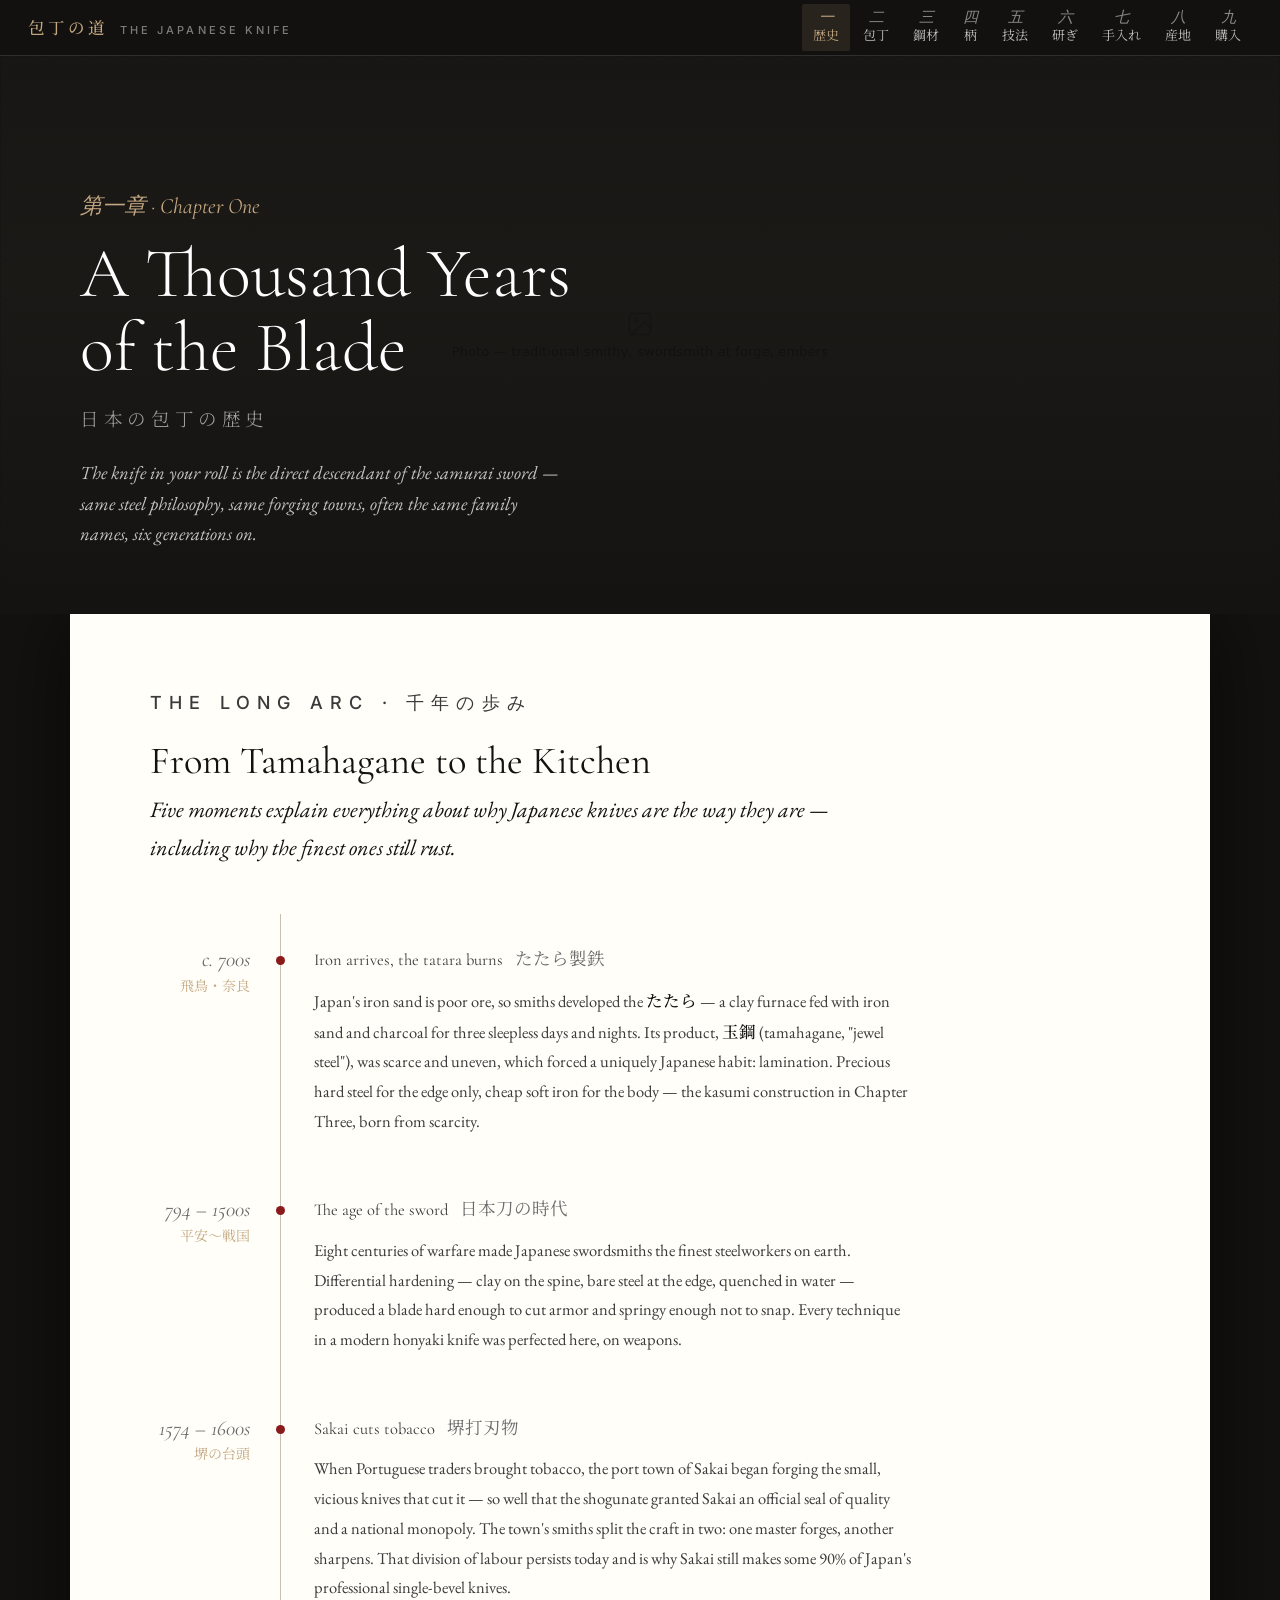
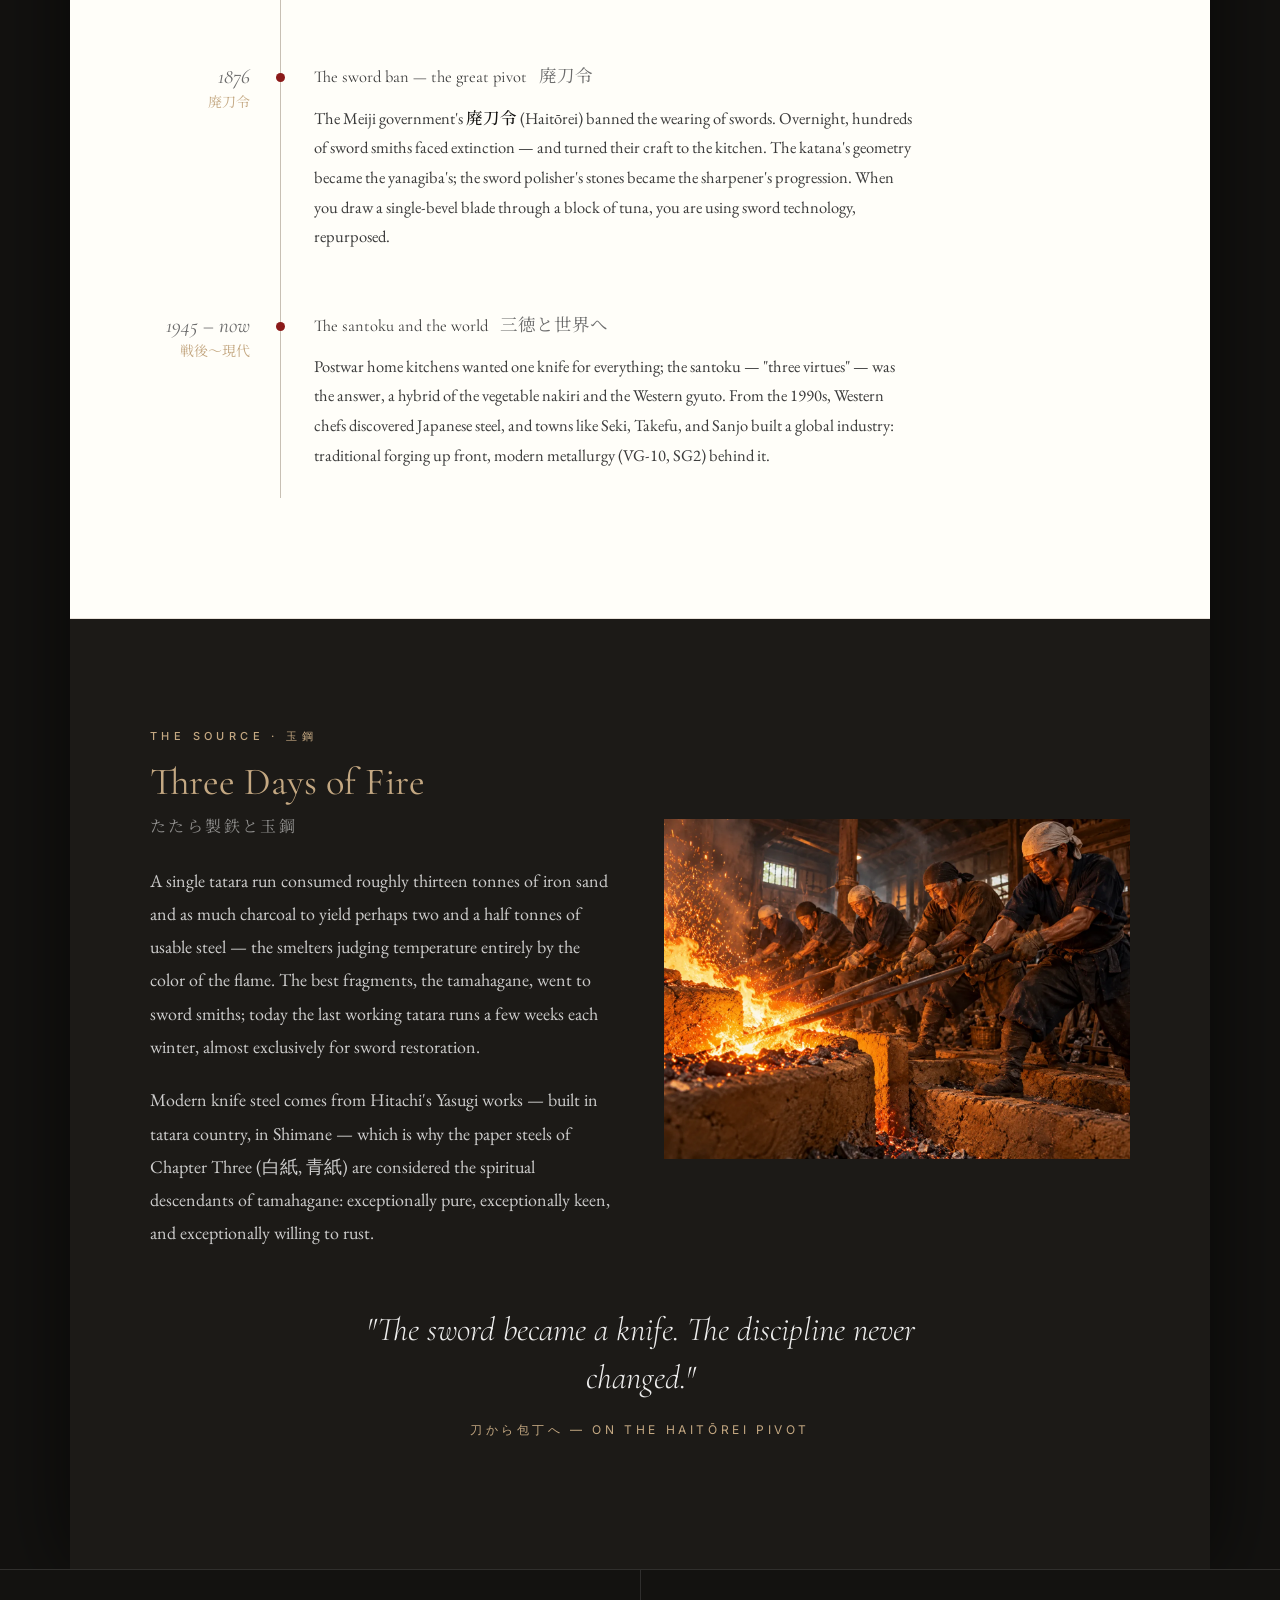
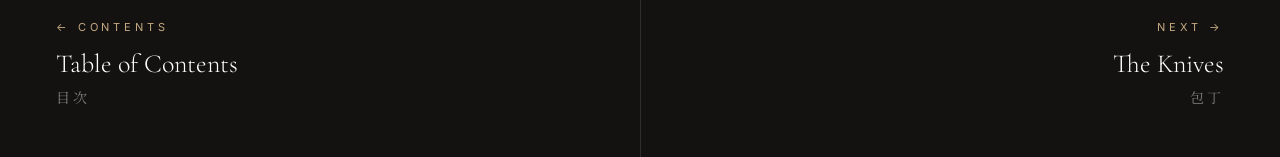
<file: knife-guide/01-history.html>
<!DOCTYPE html>
<html lang="en">

<head>
    <meta charset="UTF-8">
    <meta name="viewport" content="width=device-width, initial-scale=1.0">
    <title>第一章 歴史 History — The Japanese Knife</title>
    <link rel="preconnect" href="https://fonts.googleapis.com">
    <link rel="preconnect" href="https://fonts.gstatic.com" crossorigin>
    <link href="https://fonts.googleapis.com/css2?family=Cormorant+Garamond:ital,wght@0,300;0,400;0,500;1,300;1,400&family=EB+Garamond:ital,wght@0,400;0,500;1,400&family=Noto+Serif+JP:wght@300;400;500;600&family=Inter:wght@400;500;600&display=swap" rel="stylesheet">
    <link rel="stylesheet" href="css/style.css">
    <style>
        /* ============ ERA TIMELINE ============ */
        .timeline { position: relative; margin: 48px 0; }

        .timeline::before {
            content: '';
            position: absolute;
            left: 130px;
            top: 0;
            bottom: 0;
            width: 1px;
            background: var(--rule);
        }

        .era {
            position: relative;
            display: grid;
            grid-template-columns: 100px 1fr;
            gap: 64px;
            padding: 28px 0;
        }

        .era::before {
            content: '';
            position: absolute;
            left: 126px;
            top: 42px;
            width: 9px;
            height: 9px;
            border-radius: 50%;
            background: var(--accent);
        }

        .era__date {
            text-align: right;
            font-family: var(--font-display);
            font-size: 21px;
            font-style: italic;
            color: var(--ink-light);
            padding-top: 4px;
            line-height: 1.3;
        }

        .era__date small { display: block; font-family: var(--font-jp); font-style: normal; font-size: 14px; color: var(--gold); margin-top: 2px; }

        .era__title { font-family: var(--font-display); font-size: 27px; font-weight: 400; color: var(--ink); margin-bottom: 10px; }
        .era__title .jp { font-family: var(--font-jp); font-size: 17.5px; color: var(--ink-light); margin-left: 12px; }

        .era p { font-size: 16.5px; line-height: 1.8; color: var(--ink-mid); max-width: 600px; }

        /* tatara figure */
        .tatara-cols { display: grid; grid-template-columns: 1fr 1fr; gap: 48px; align-items: center; margin-top: 36px; }
        .tatara-cols image-slot { width: 100%; height: 340px; }

        @media (max-width: 900px) {
            .timeline::before { left: 8px; }
            .era { grid-template-columns: 1fr; gap: 8px; }
            .era::before { left: 4px; top: 38px; }
            .era__date { text-align: left; padding-left: 28px; }
            .era__title, .era p { margin-left: 28px; }
            .tatara-cols { grid-template-columns: 1fr; }
        }
    </style>
</head>

<body data-screen-label="Ch.1 History 歴史">
    <div id="site-nav"></div>

    <header class="chapter-hero" data-screen-label="History hero">
        <div class="chapter-hero__media">
            <image-slot id="history-hero" shape="rect" placeholder="Photo — traditional smithy, swordsmith at forge, embers"></image-slot>
        </div>
        <div class="chapter-hero__scrim"></div>
        <div class="chapter-hero__content">
            <p class="chapter-hero__number">第一章 · Chapter One</p>
            <h1 class="chapter-hero__title">A Thousand Years<br>of the Blade</h1>
            <p class="chapter-hero__jp">日本の包丁の歴史</p>
            <p class="chapter-hero__standfirst">The knife in your roll is the direct descendant of the
                samurai sword — same steel philosophy, same forging towns, often the same family
                names, six generations on.</p>
        </div>
    </header>

    <div class="page-wrapper">

        <section class="section" data-screen-label="Timeline">
            <div class="prose reveal">
                <p class="section__eyebrow">The Long Arc · 千年の歩み</p>
                <h2 class="section__title">From Tamahagane to the Kitchen</h2>
                <p class="lede">Five moments explain everything about why Japanese knives are the way
                    they are — including why the finest ones still rust.</p>
            </div>

            <div class="timeline reveal">
                <div class="era">
                    <div class="era__date">c. 700s<small>飛鳥・奈良</small></div>
                    <div>
                        <p class="era__title">Iron arrives, the tatara burns<span class="jp">たたら製鉄</span></p>
                        <p>Japan's iron sand is poor ore, so smiths developed the <span class="jp-term">たたら</span>
                            — a clay furnace fed with iron sand and charcoal for three sleepless days
                            and nights. Its product, <span class="jp-term">玉鋼</span> (tamahagane, "jewel
                            steel"), was scarce and uneven, which forced a uniquely Japanese habit:
                            lamination. Precious hard steel for the edge only, cheap soft iron for the
                            body — the kasumi construction in Chapter Three, born from scarcity.</p>
                    </div>
                </div>
                <div class="era">
                    <div class="era__date">794 – 1500s<small>平安〜戦国</small></div>
                    <div>
                        <p class="era__title">The age of the sword<span class="jp">日本刀の時代</span></p>
                        <p>Eight centuries of warfare made Japanese swordsmiths the finest steelworkers
                            on earth. Differential hardening — clay on the spine, bare steel at the
                            edge, quenched in water — produced a blade hard enough to cut armor and
                            springy enough not to snap. Every technique in a modern honyaki knife was
                            perfected here, on weapons.</p>
                    </div>
                </div>
                <div class="era">
                    <div class="era__date">1574 – 1600s<small>堺の台頭</small></div>
                    <div>
                        <p class="era__title">Sakai cuts tobacco<span class="jp">堺打刃物</span></p>
                        <p>When Portuguese traders brought tobacco, the port town of Sakai began forging
                            the small, vicious knives that cut it — so well that the shogunate granted
                            Sakai an official seal of quality and a national monopoly. The town's
                            smiths split the craft in two: one master forges, another sharpens. That
                            division of labour persists today and is why Sakai still makes some 90% of
                            Japan's professional single-bevel knives.</p>
                    </div>
                </div>
                <div class="era">
                    <div class="era__date">1876<small>廃刀令</small></div>
                    <div>
                        <p class="era__title">The sword ban — the great pivot<span class="jp">廃刀令</span></p>
                        <p>The Meiji government's <span class="jp-term">廃刀令</span> (Haitōrei) banned the
                            wearing of swords. Overnight, hundreds of sword smiths faced extinction —
                            and turned their craft to the kitchen. The katana's geometry became the
                            yanagiba's; the sword polisher's stones became the sharpener's progression.
                            When you draw a single-bevel blade through a block of tuna, you are using
                            sword technology, repurposed.</p>
                    </div>
                </div>
                <div class="era">
                    <div class="era__date">1945 – now<small>戦後〜現代</small></div>
                    <div>
                        <p class="era__title">The santoku and the world<span class="jp">三徳と世界へ</span></p>
                        <p>Postwar home kitchens wanted one knife for everything; the santoku — "three
                            virtues" — was the answer, a hybrid of the vegetable nakiri and the Western
                            gyuto. From the 1990s, Western chefs discovered Japanese steel, and towns
                            like Seki, Takefu, and Sanjo built a global industry: traditional forging
                            up front, modern metallurgy (VG-10, SG2) behind it.</p>
                    </div>
                </div>
            </div>
        </section>

        <section class="section section--dark" data-screen-label="Tatara">
            <div class="tatara-cols reveal">
                <div>
                    <p class="section__eyebrow">The Source · 玉鋼</p>
                    <h2 class="section__title">Three Days of Fire</h2>
                    <p class="section__jp">たたら製鉄と玉鋼</p>
                    <div class="prose">
                        <p>A single tatara run consumed roughly thirteen tonnes of iron sand and as much
                            charcoal to yield perhaps two and a half tonnes of usable steel — the smelters
                            judging temperature entirely by the color of the flame. The best fragments,
                            the tamahagane, went to sword smiths; today the last working tatara runs a
                            few weeks each winter, almost exclusively for sword restoration.</p>
                        <p>Modern knife steel comes from Hitachi's Yasugi works — built in tatara
                            country, in Shimane — which is why the paper steels of Chapter Three (白紙,
                            青紙) are considered the spiritual descendants of tamahagane: exceptionally
                            pure, exceptionally keen, and exceptionally willing to rust.</p>
                    </div>
                </div>
                <image-slot id="tatara-photo-v2" src="assets/tatara.webp" shape="rect" placeholder="Photo — tatara furnace firing at night, or tamahagane fragments"></image-slot>
            </div>

            <div class="pull-quote reveal">
                <blockquote>"The sword became a knife. The discipline never changed."</blockquote>
                <cite>刀から包丁へ — on the Haitōrei pivot</cite>
            </div>
        </section>
    </div>

    <div id="chapter-footer"></div>

    <script src="js/image-slot.js"></script>
    <script src="js/site.js"></script>
</body>

</html>
</file>
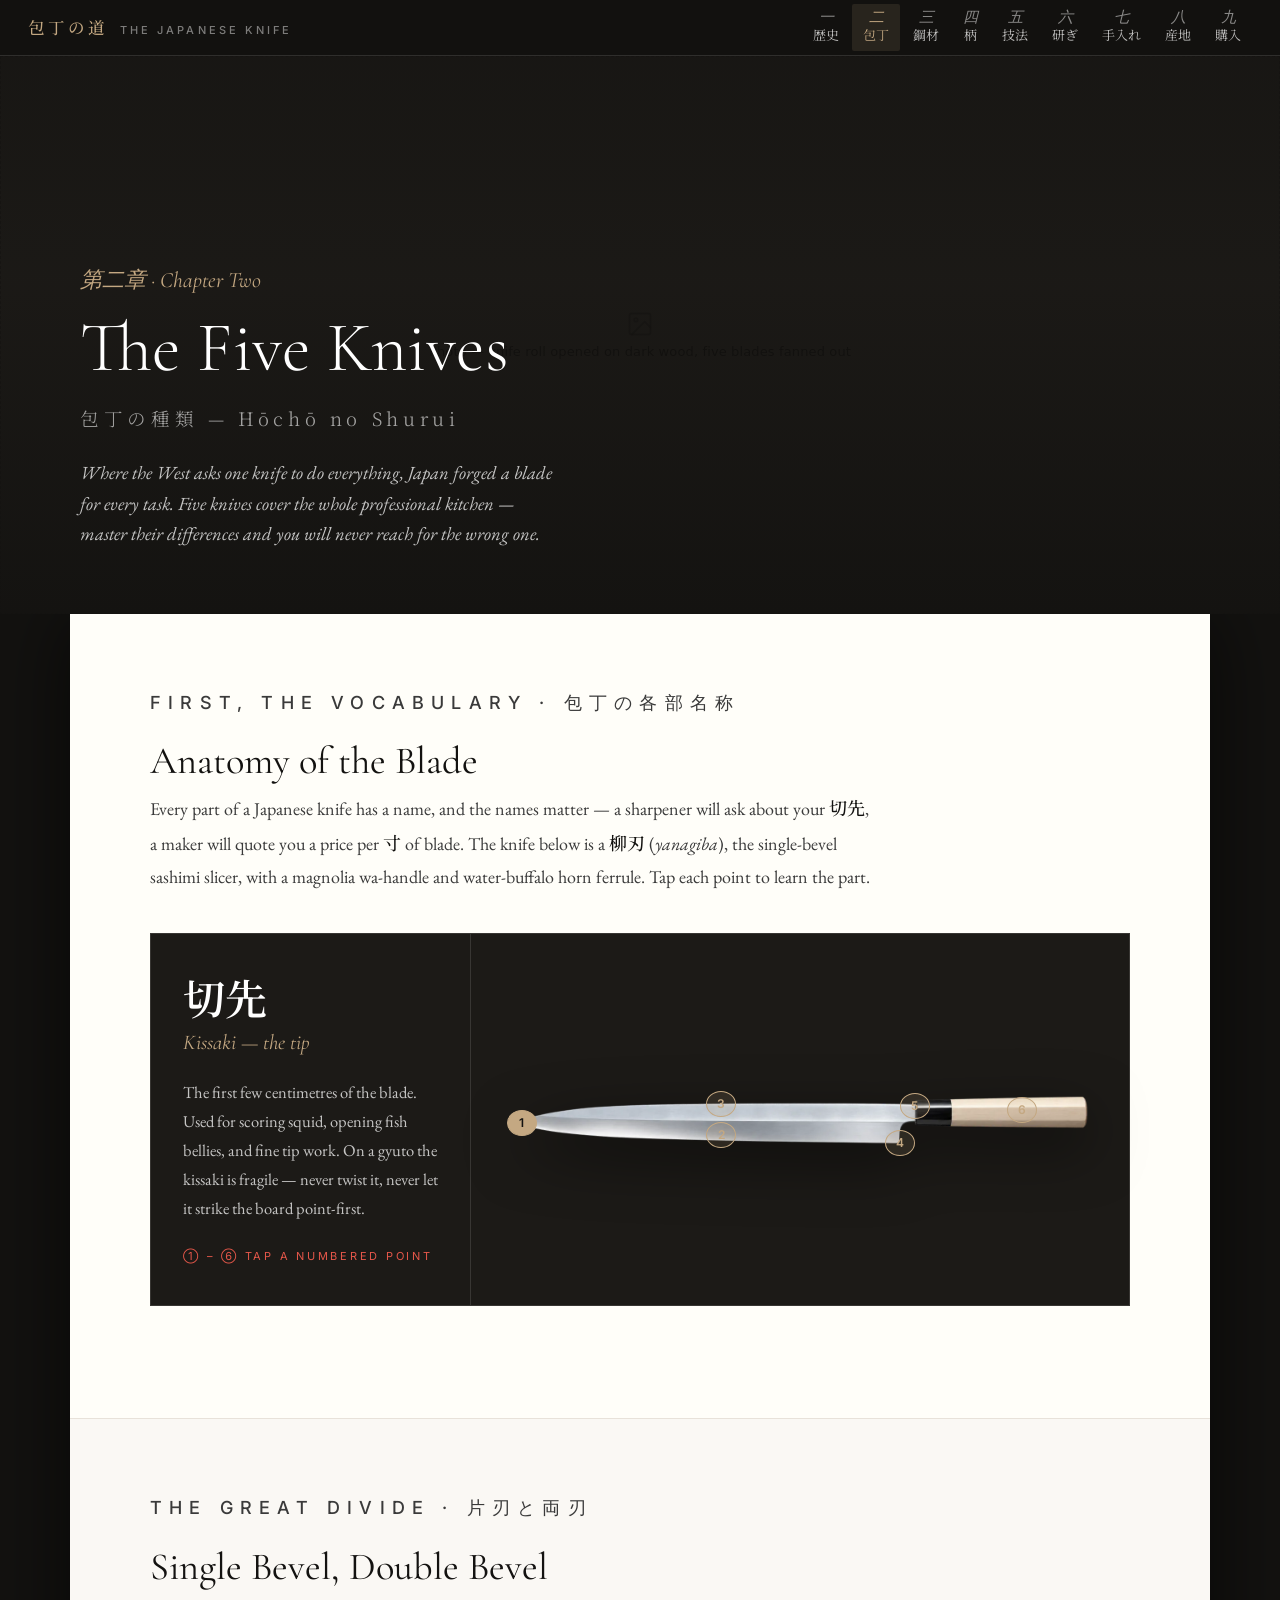
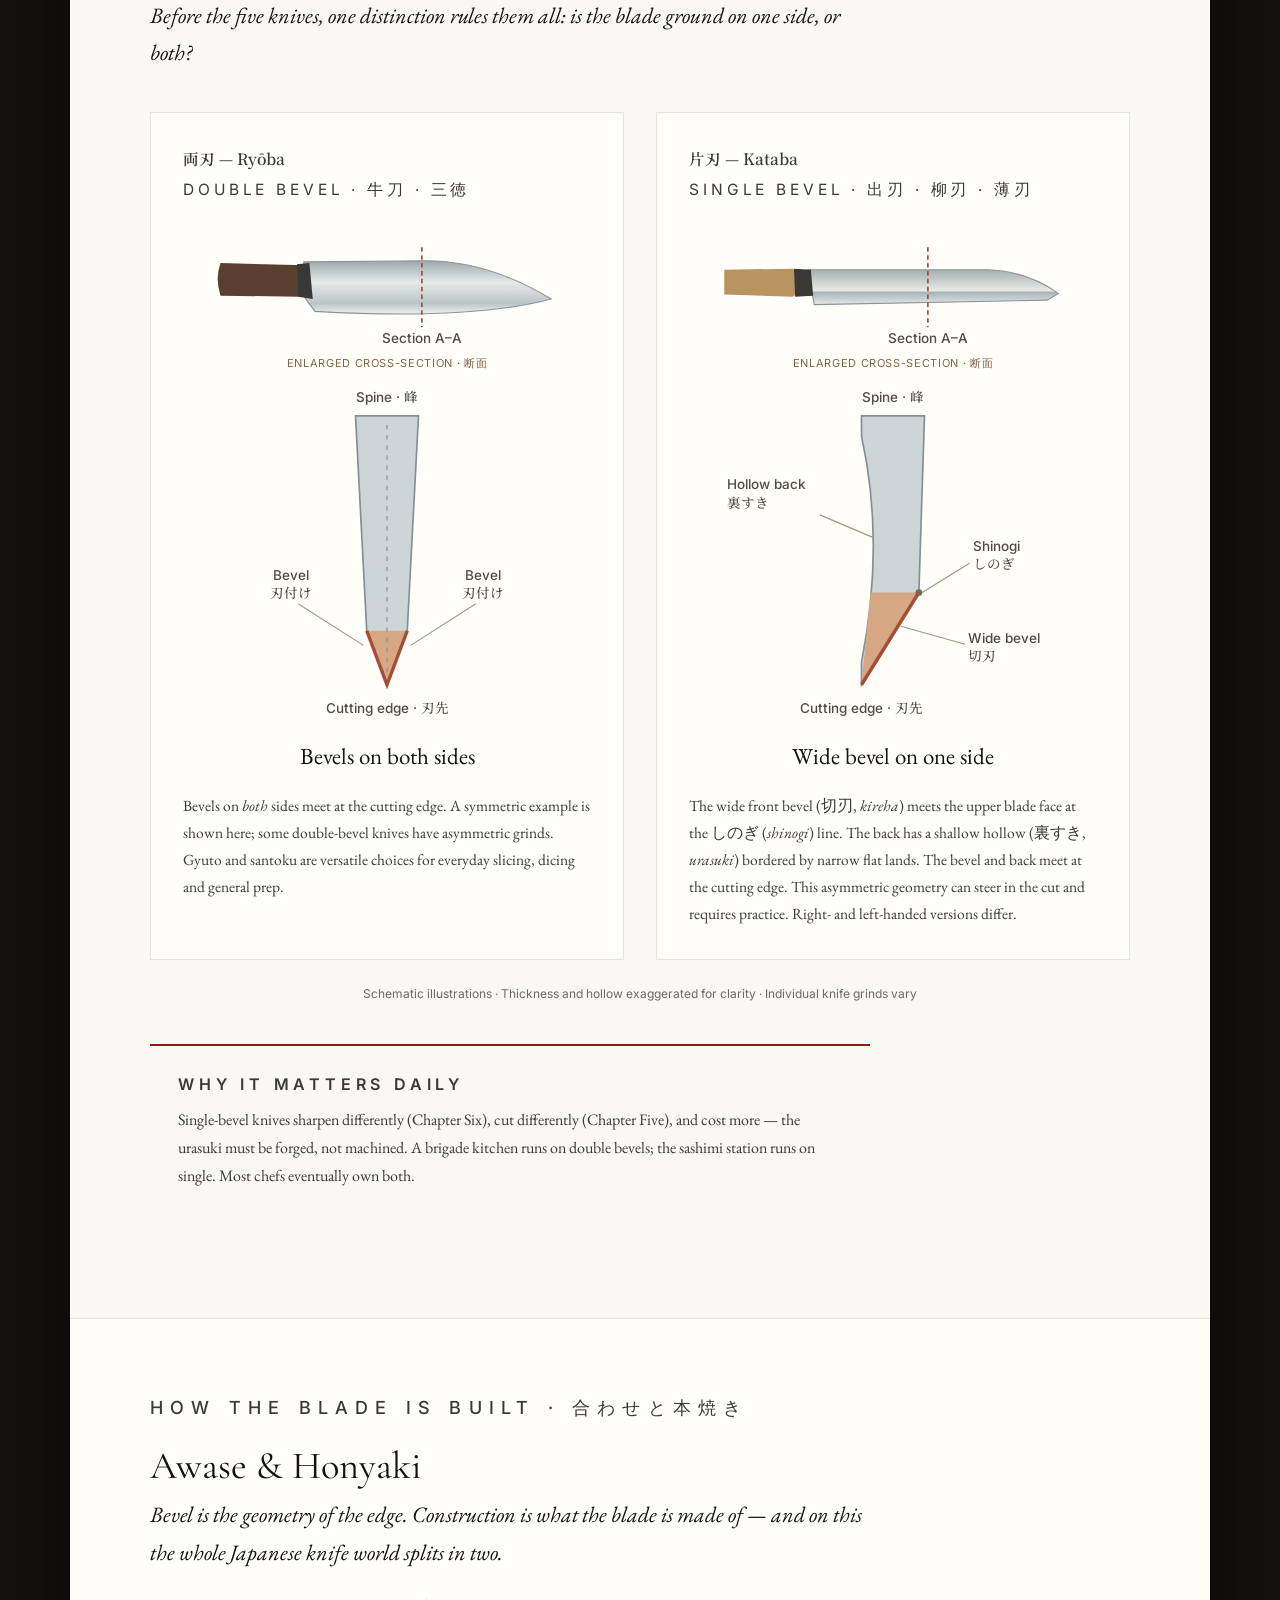
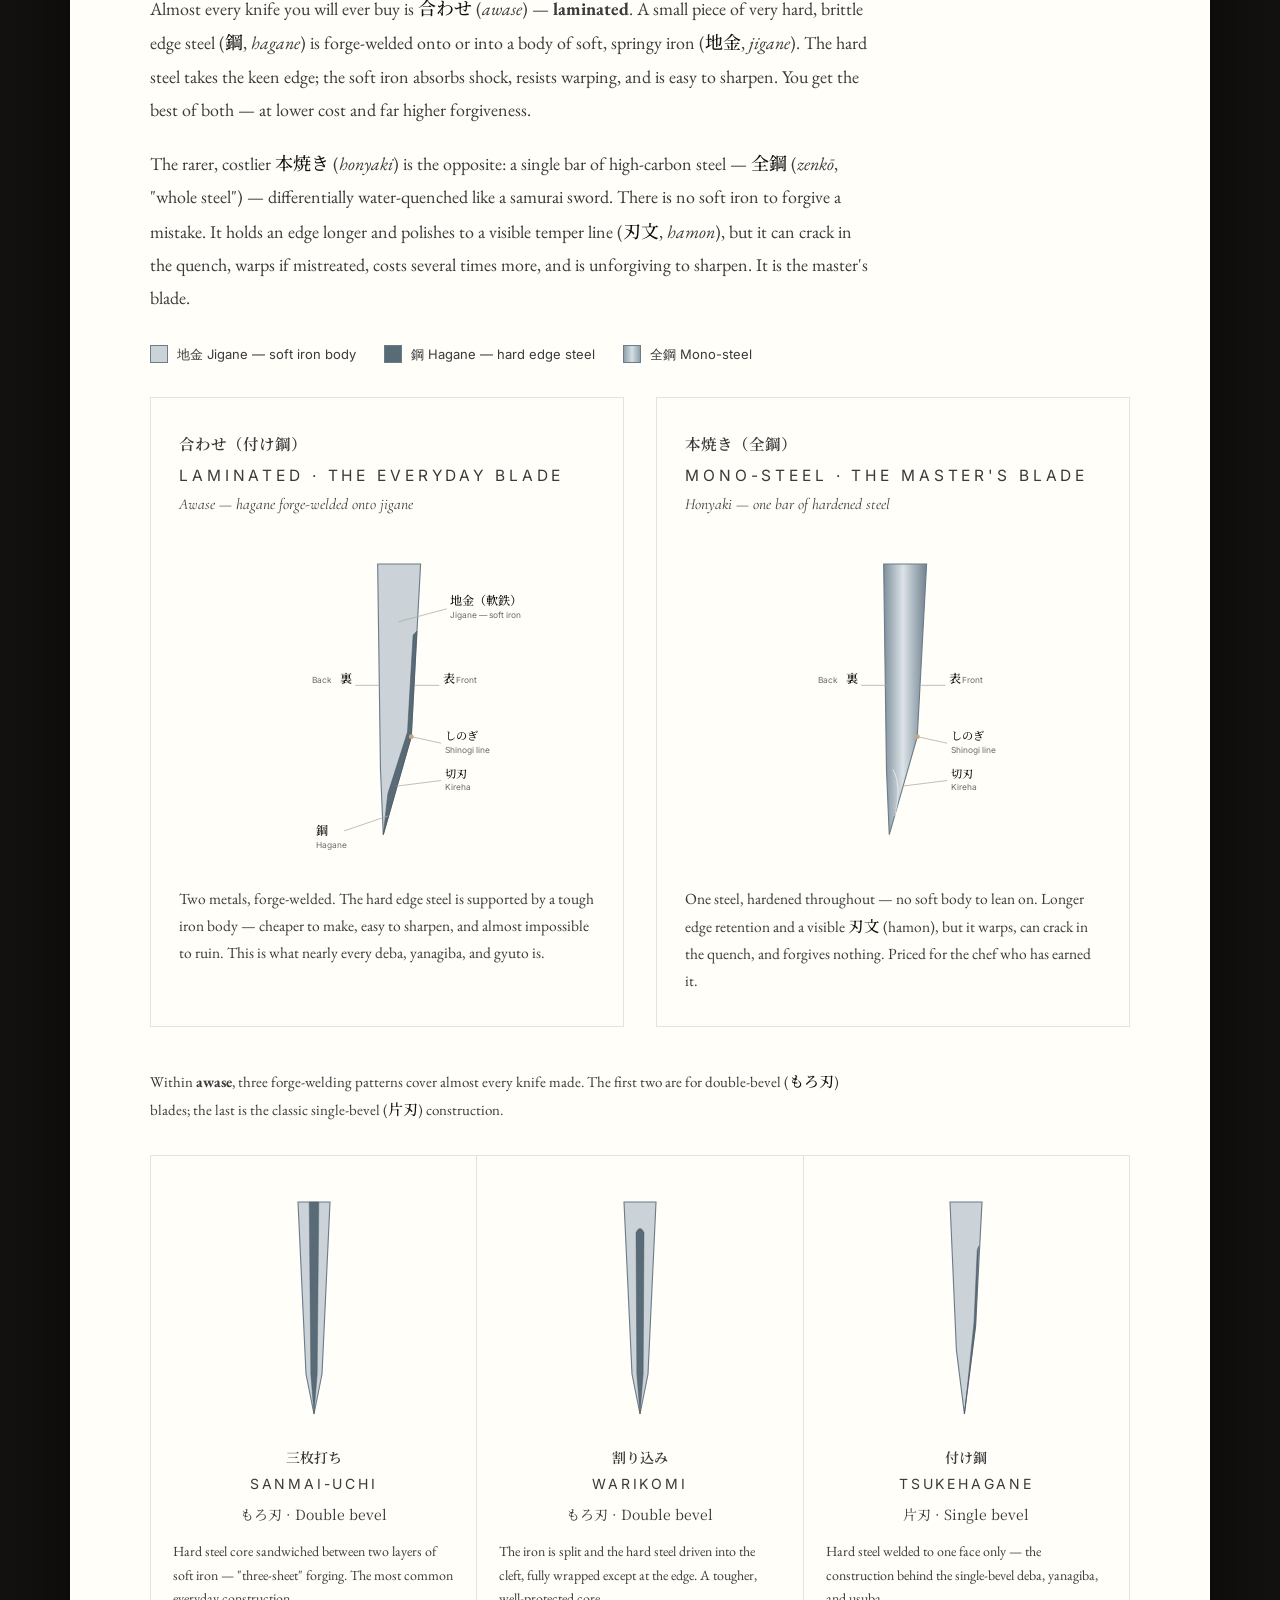
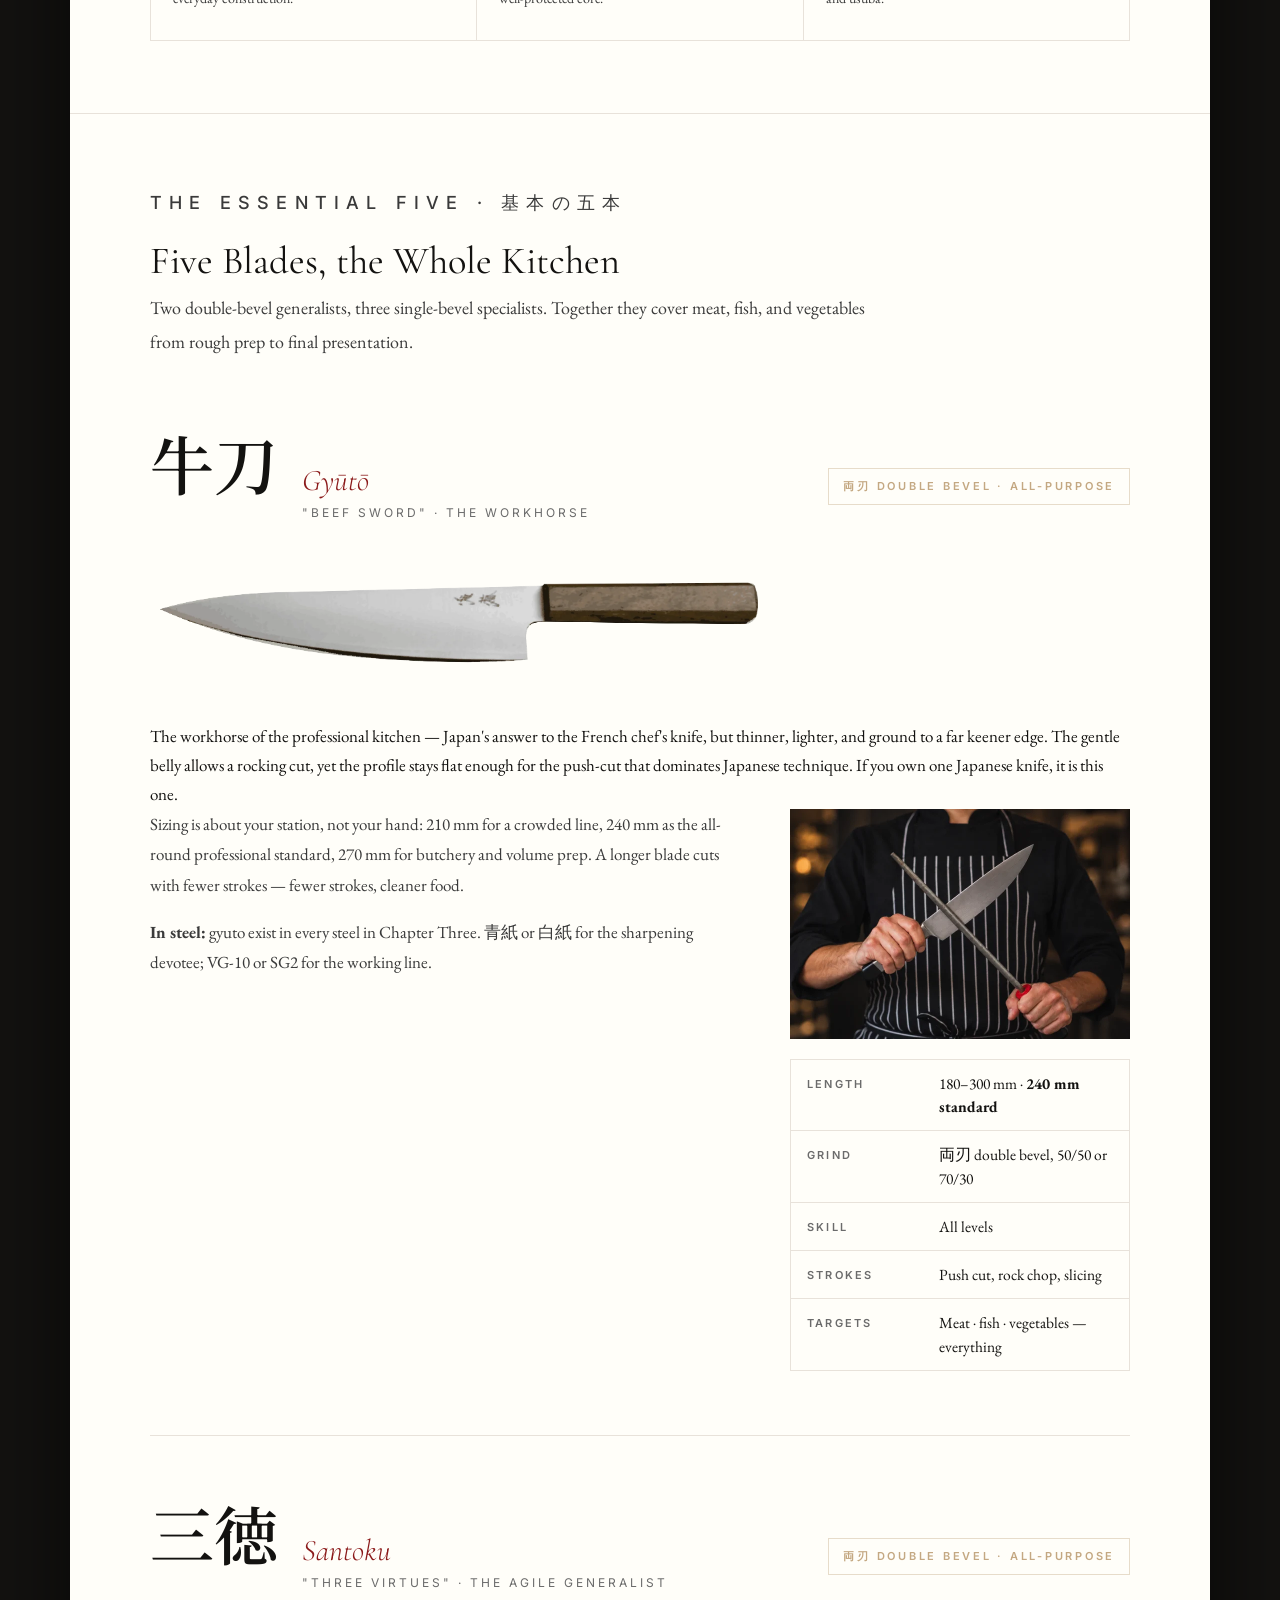
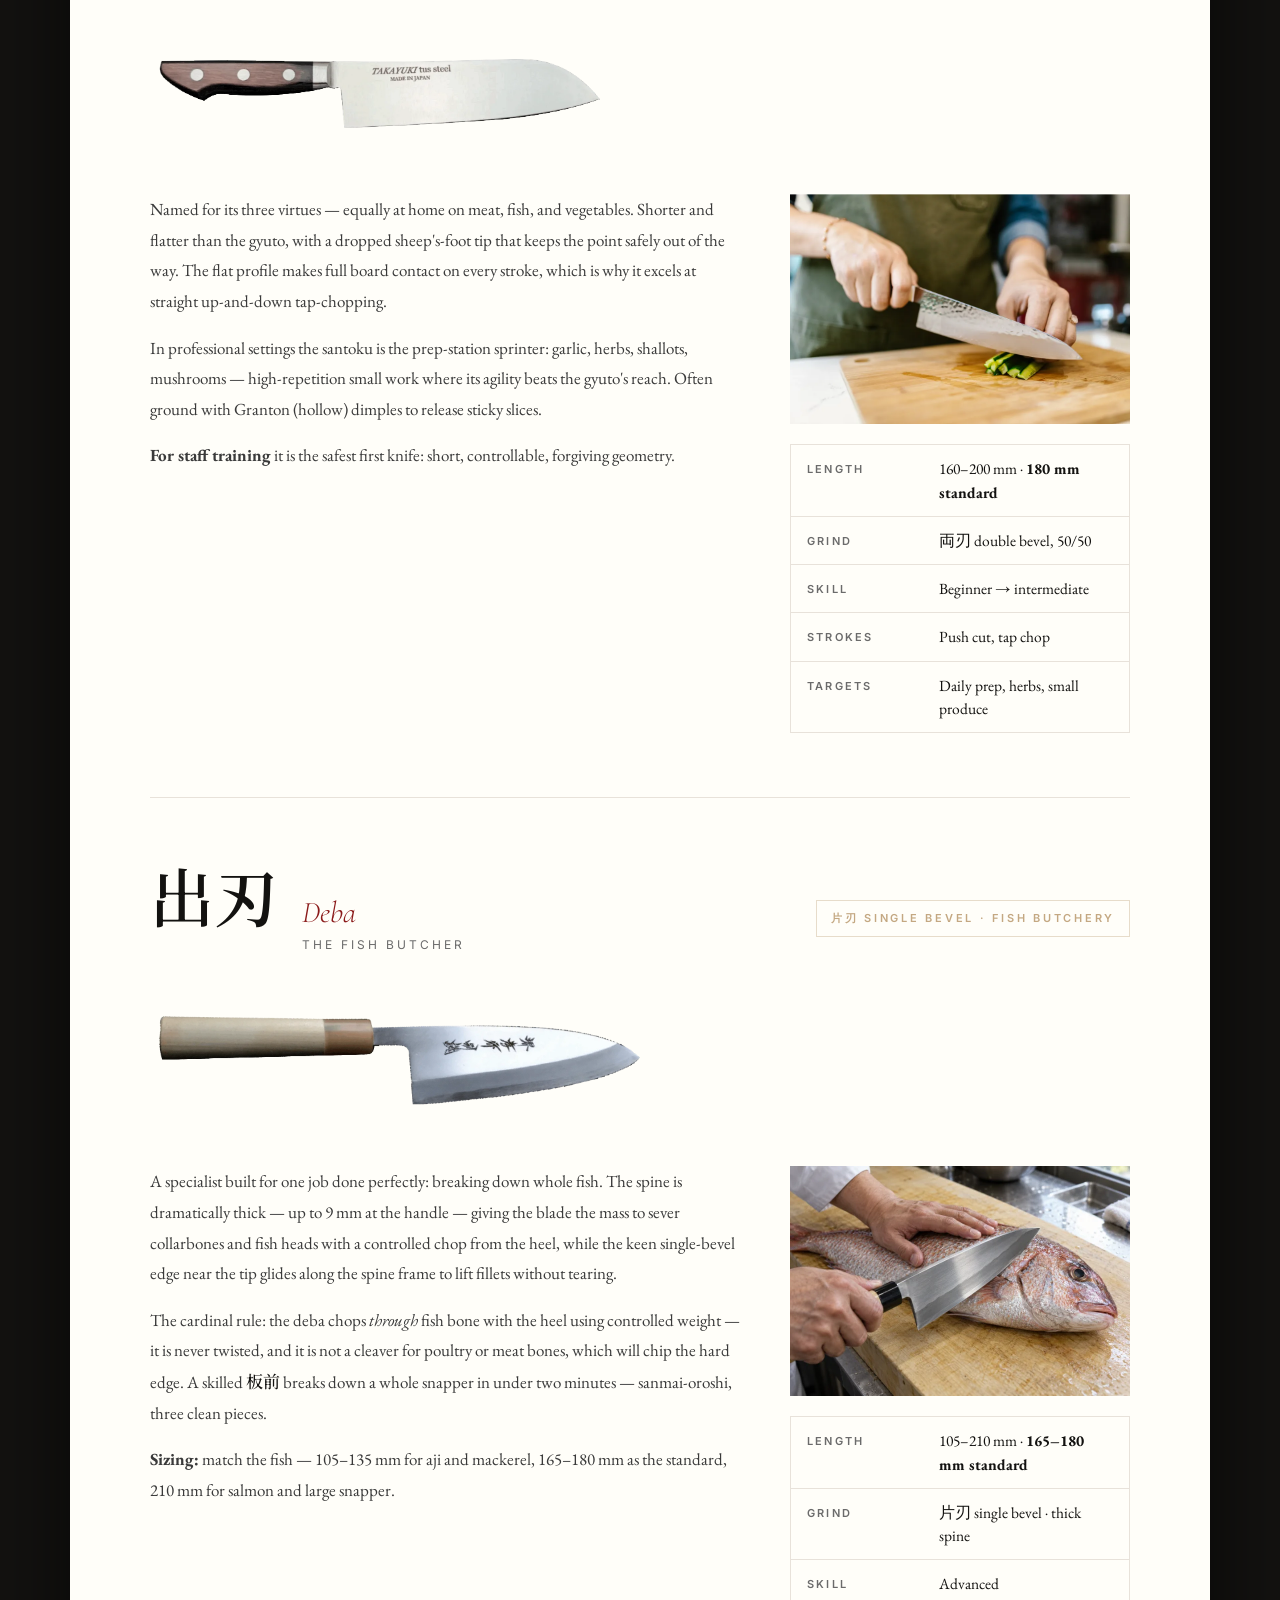
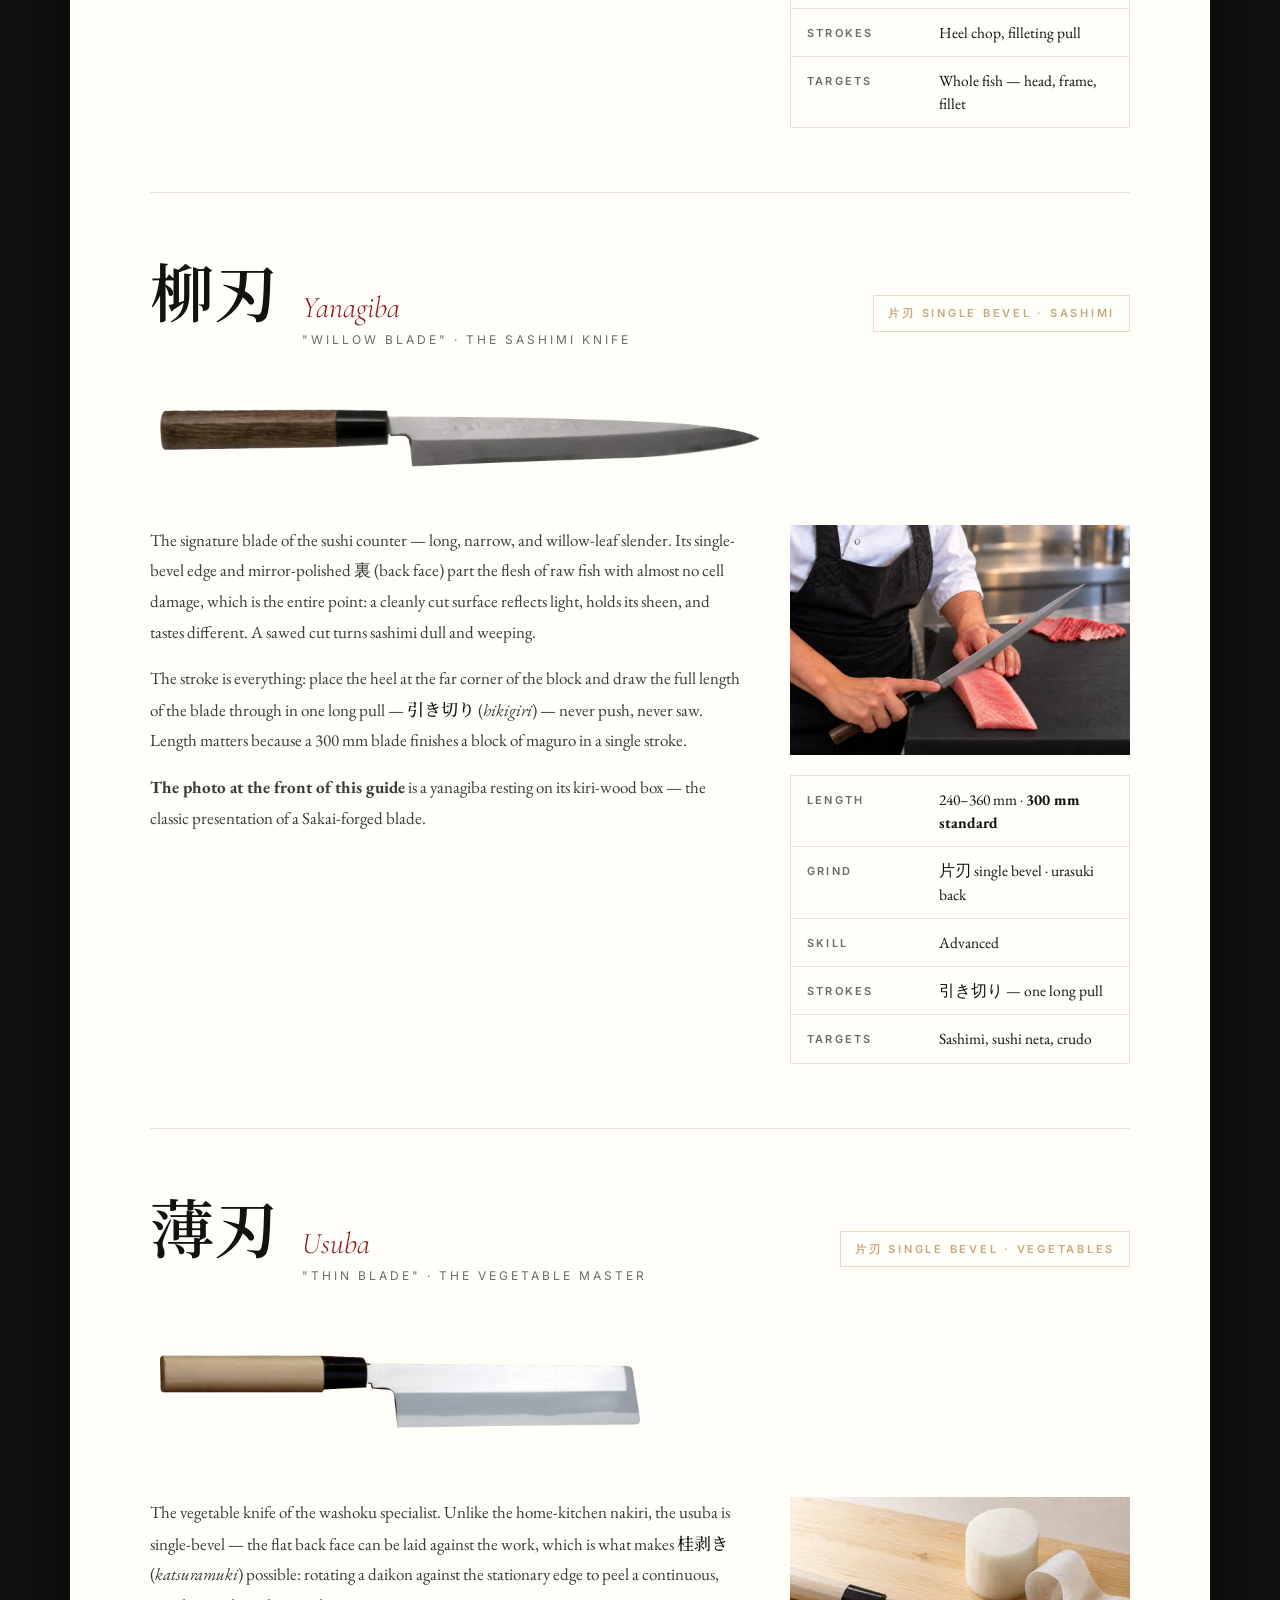
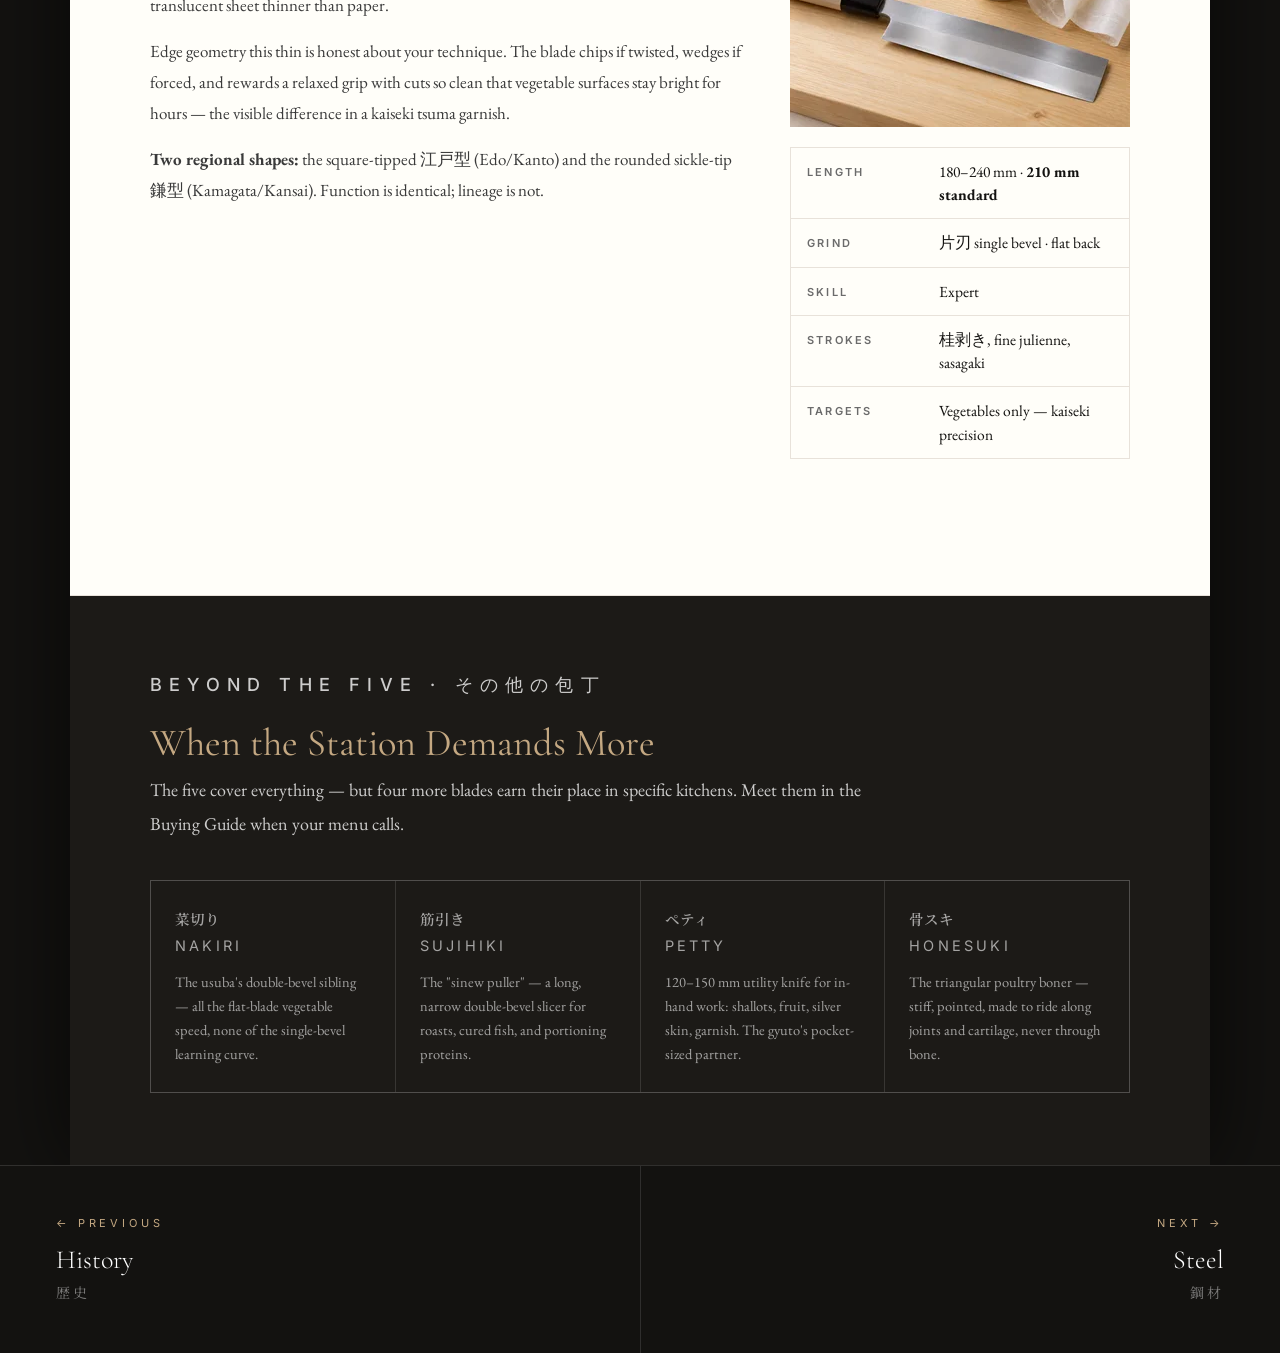
<file: knife-guide/02-knives.html>
<!DOCTYPE html>
<html lang="en">

<head>
    <meta charset="UTF-8">
    <meta name="viewport" content="width=device-width, initial-scale=1.0">
    <title>第二章 包丁の種類 The Five Knives — The Japanese Knife</title>
    <link rel="preconnect" href="https://fonts.googleapis.com">
    <link rel="preconnect" href="https://fonts.gstatic.com" crossorigin>
    <link href="https://fonts.googleapis.com/css2?family=Cormorant+Garamond:ital,wght@0,300;0,400;0,500;1,300;1,400&family=EB+Garamond:ital,wght@0,400;0,500;1,400&family=Noto+Serif+JP:wght@300;400;500;600&family=Inter:wght@400;500;600&display=swap" rel="stylesheet">
    <link rel="stylesheet" href="css/style.css">
    <style>
        /* ============ ANATOMY (interactive) ============ */
        .anatomy {
            background: var(--ink-2);
            border: 1px solid var(--rule-dark);
            margin: 40px 0;
            display: grid;
            grid-template-columns: 320px 1fr;
        }

        .anatomy__stage {
            position: relative;
            padding: 64px 40px;
            display: flex;
            align-items: center;
        }

        .anatomy__svg-wrap { position: relative; width: 100%; }
        .anatomy__svg-wrap svg { width: 100%; height: auto; display: block; }
        .anatomy__photo {
            width: 100%;
            height: auto;
            display: block;
            filter: drop-shadow(0 18px 28px rgba(0, 0, 0, 0.55));
        }

        .anatomy__dot {
            position: absolute;
            width: 30px;
            height: 26px;
            margin: -13px 0 0 -13px;
            border-radius: 50%;
            border: 1px solid var(--gold);
            background: rgba(196, 168, 130, 0.15);
            color: var(--gold);
            font-family: var(--font-sans);
            font-size: 12px;
            font-weight: 600;
            cursor: pointer;
            display: flex;
            align-items: center;
            justify-content: center;
            transition: background 0.2s, transform 0.2s;
        }

        .anatomy__dot:hover { background: rgba(196, 168, 130, 0.35); transform: scale(1.15); }

        .anatomy__dot.is-active {
            background: var(--gold);
            color: var(--ink);
        }

        @media (prefers-reduced-motion: no-preference) {
            .anatomy__dot::after {
                content: '';
                position: absolute;
                inset: -1px;
                border-radius: 50%;
                border: 1px solid var(--gold);
                animation: dotPulse 2.4s ease-out infinite;
                opacity: 0;
            }
            .anatomy__dot.is-active::after { animation: none; }
            @keyframes dotPulse {
                0% { transform: scale(1); opacity: 0.7; }
                70% { transform: scale(1.9); opacity: 0; }
                100% { opacity: 0; }
            }
        }

        .anatomy__panel {
            border-right: 1px solid var(--rule-dark);
            padding: 40px 32px;
            display: flex;
            flex-direction: column;
            justify-content: center;
            min-height: 320px;
        }

        .anatomy__panel-kanji {
            font-family: var(--font-jp);
            font-size: 42px;
            font-weight: 600;
            color: #fff;
            line-height: 1.1;
        }

        .anatomy__panel-romaji {
            font-family: var(--font-display);
            font-style: italic;
            font-size: 21px;
            color: var(--gold);
            margin: 4px 0 18px;
        }

        .anatomy__panel-desc {
            font-size: 16.5px;
            line-height: 1.75;
            color: rgba(255, 255, 255, 0.75);
        }

        .anatomy__hint {
            font-family: var(--font-sans);
            font-size: 11px;
            letter-spacing: 0.25em;
            text-transform: uppercase;
            color: #E5574A;
            margin-top: 24px;
        }

        /* ============ BEVEL DIAGRAM ============ */
        .bevel-grid { display: grid; grid-template-columns: 1fr 1fr; gap: 32px; margin: 40px 0; }

        .bevel-card { border: 1px solid var(--rule-light); padding: 32px; background: var(--warm-white); }

        .bevel-card__title { font-family: var(--font-jp); font-size: 21px; font-weight: 600; color: var(--ink); }
        .bevel-card__sub { font-family: var(--font-sans); font-size: 11px; letter-spacing: 0.25em; text-transform: uppercase; color: var(--accent); margin: 4px 0 24px; }

        .bevel-card svg { width: 100%; height: auto; display: block; }

        .bevel-card p { font-size: 15.5px; line-height: 1.75; color: var(--ink-mid); }

.bevel-card svg{max-width:360px;margin:0 auto}.bevel-card svg text{font-size:12px;font-family:'Inter','Noto Serif JP',serif;font-weight:500;fill:#514b42}.bevel-card .section-caption{font:11px var(--font-sans);text-align:center;letter-spacing:.06em;color:#806747;margin:10px 0}.bevel-key{font-family:var(--font-serif);text-align:center;font-size:23px;font-weight:400;margin:16px 0;color:var(--ink)}.bevel-footnote{font:12px/1.6 var(--font-sans);text-align:center;color:var(--ink-light);margin:-16px 0 40px}
        /* ============ CROSS-SECTION LABELS ============ */
        .xsvg text.k { font-family: var(--font-jp); font-weight: 500; }
        .xsvg text.r { font-family: var(--font-sans); }

        /* ============ AWASE / HONYAKI BUILD ============ */
        .build { margin: 8px 0 0; }

        .build__legend {
            display: flex;
            gap: 28px;
            flex-wrap: wrap;
            margin: 28px 0 32px;
            font-family: var(--font-sans);
            font-size: 13px;
            color: var(--ink-mid);
        }
        .build__legend span { display: inline-flex; align-items: center; gap: 9px; }
        .build__legend i { width: 18px; height: 18px; border: 1px solid #6B7C8A; flex-shrink: 0; }

        .build__pair { display: grid; grid-template-columns: 1fr 1fr; gap: 32px; }
        .build__card { border: 1px solid var(--rule-light); padding: 32px 28px; background: var(--warm-white); }
        .build__card svg { width: 100%; max-width: 280px; height: auto; display: block; margin: 0 auto 22px; }
        .build__title { font-family: var(--font-jp); font-size: 22px; font-weight: 600; color: var(--ink); }
        .build__sub { font-family: var(--font-sans); font-size: 11px; letter-spacing: 0.25em; text-transform: uppercase; color: var(--accent); margin: 5px 0 2px; }
        .build__lit { font-family: var(--font-display); font-style: italic; font-size: 17px; color: var(--ink-light); margin-bottom: 18px; }
        .build__card p { font-size: 15.5px; line-height: 1.75; color: var(--ink-mid); }

        .methods { display: grid; grid-template-columns: repeat(3, 1fr); gap: 1px; background: var(--rule-light); border: 1px solid var(--rule-light); margin-top: 32px; }
        .method { background: var(--warm-white); padding: 30px 22px; }
        .method svg { width: 100%; max-width: 96px; height: auto; display: block; margin: 0 auto 20px; }
        .method__jp { font-family: var(--font-jp); font-size: 19px; font-weight: 600; color: var(--ink); text-align: center; }
        .method__romaji { font-family: var(--font-sans); font-size: 11px; letter-spacing: 0.2em; text-transform: uppercase; color: var(--accent); margin: 3px 0 8px; text-align: center; }
        .method__bevel { font-family: var(--font-jp); font-size: 13px; color: var(--gold); text-align: center; margin-bottom: 14px; }
        .method p { font-size: 14px; line-height: 1.65; color: var(--ink-mid); }

        @media (max-width: 900px) {
            .build__pair { grid-template-columns: 1fr; }
            .methods { grid-template-columns: 1fr; }
        }

        /* ============ KNIFE PROFILES ============ */
        .knife-block { padding: 64px 0; }
        .knife-block + .knife-block { border-top: 1px solid var(--rule-light); }

        .knife-block__head {
            display: flex;
            align-items: baseline;
            gap: 24px;
            flex-wrap: wrap;
            margin-bottom: 12px;
        }

        .knife-block__kanji {
            font-family: var(--font-jp);
            font-size: 64px;
            font-weight: 600;
            line-height: 1;
            color: var(--ink);
        }

        .knife-block__names { display: flex; flex-direction: column; }

        .knife-block__romaji {
            font-family: var(--font-display);
            font-style: italic;
            font-size: 30px;
            font-weight: 300;
            color: var(--accent);
            line-height: 1.1;
        }

        .knife-block__literal {
            font-family: var(--font-sans);
            font-size: 12px;
            letter-spacing: 0.25em;
            text-transform: uppercase;
            color: var(--ink-light);
            margin-top: 6px;
        }

        .knife-block__role {
            margin-left: auto;
            font-family: var(--font-sans);
            font-size: 11px;
            font-weight: 600;
            letter-spacing: 0.25em;
            text-transform: uppercase;
            color: var(--gold);
            border: 1px solid var(--gold-dim);
            padding: 8px 14px;
            white-space: nowrap;
        }

        .knife-block__silhouette { margin: 28px 0; }
        .knife-block__silhouette svg { width: 100%; max-width: 620px; height: auto; }

        .knife-block__cols {
            display: grid;
            grid-template-columns: 1fr 340px;
            gap: 48px;
            align-items: start;
        }

        .knife-block__text p { font-size: 17px; line-height: 1.8; color: var(--ink-mid); margin-bottom: 16px; max-width: 620px; }

        .knife-block__side image-slot { width: 100%; height: 230px; }

        .knife-specs { border: 1px solid var(--rule-light); margin-top: 20px; }
        .knife-spec { display: grid; grid-template-columns: 120px 1fr; gap: 12px; padding: 12px 16px; }
        .knife-spec + .knife-spec { border-top: 1px solid var(--rule-light); }
        .knife-spec__label { font-family: var(--font-sans); font-size: 11px; font-weight: 600; letter-spacing: 0.2em; text-transform: uppercase; color: var(--ink-light); padding-top: 3px; }
        .knife-spec__value { font-size: 15.5px; color: var(--ink); line-height: 1.5; }

        /* honorable mentions */
        .mention-grid { display: grid; grid-template-columns: repeat(4, 1fr); gap: 1px; background: var(--rule-dark); border: 1px solid var(--rule-dark); margin-top: 40px; }
        .mention { background: var(--ink-2); padding: 26px 24px; }
        .mention__jp { font-family: var(--font-jp); font-size: 24px; font-weight: 600; color: #fff; }
        .mention__romaji { font-family: var(--font-sans); font-size: 11px; letter-spacing: 0.22em; text-transform: uppercase; color: var(--gold); margin: 3px 0 12px; }
        .mention p { font-size: 14.5px; line-height: 1.65; color: rgba(255, 255, 255, 0.6); }

        @media (max-width: 1000px) {
            .anatomy { grid-template-columns: 1fr; }
            .anatomy__stage { order: -1; }
            .anatomy__panel { border-right: none; border-bottom: 1px solid var(--rule-dark); min-height: 0; }
            .mention-grid { grid-template-columns: repeat(2, 1fr); }
        }

        @media (max-width: 900px) {
            .knife-block__cols { grid-template-columns: 1fr; }
            .bevel-grid { grid-template-columns: 1fr; }
            .knife-block__role { margin-left: 0; }
        }
    </style>
</head>

<body data-screen-label="Ch.2 The Knives 包丁の種類">
    <div id="site-nav"></div>

    <!-- ============ HERO ============ -->
    <header class="chapter-hero" data-screen-label="Knives hero">
        <div class="chapter-hero__media">
            <image-slot id="knives-hero" shape="rect" placeholder="Photo — knife roll opened on dark wood, five blades fanned out"></image-slot>
        </div>
        <div class="chapter-hero__scrim"></div>
        <div class="chapter-hero__content">
            <p class="chapter-hero__number">第二章 · Chapter Two</p>
            <h1 class="chapter-hero__title">The Five Knives</h1>
            <p class="chapter-hero__jp">包丁の種類 — Hōchō no Shurui</p>
            <p class="chapter-hero__standfirst">Where the West asks one knife to do everything, Japan
                forged a blade for every task. Five knives cover the whole professional kitchen —
                master their differences and you will never reach for the wrong one.</p>
        </div>
    </header>

    <div class="page-wrapper">

        <!-- ============ ANATOMY ============ -->
        <section class="section" data-screen-label="Blade anatomy (interactive)">
            <div class="prose reveal">
                <p class="section__eyebrow">First, the Vocabulary · 包丁の各部名称</p>
                <h2 class="section__title">Anatomy of the Blade</h2>
                <p>Every part of a Japanese knife has a name, and the names matter — a sharpener will
                    ask about your <span class="jp-term">切先</span>, a maker will quote you a price per
                    <span class="jp-term">寸</span> of blade. The knife below is a <span class="jp-term">柳刃</span>
                    (<em>yanagiba</em>), the single-bevel sashimi slicer, with a magnolia wa-handle and
                    water-buffalo horn ferrule. Tap each point to learn the part.</p>
            </div>

            <div class="anatomy reveal">
                <div class="anatomy__panel">
                    <p class="anatomy__panel-kanji" id="anatomy-kanji">切先</p>
                    <p class="anatomy__panel-romaji" id="anatomy-romaji">Kissaki — the tip</p>
                    <p class="anatomy__panel-desc" id="anatomy-desc">The first few centimetres of the
                        blade. Used for scoring squid, opening fish bellies, and fine tip work. On a
                        gyuto the kissaki is fragile — never twist it, never let it strike the board
                        point-first.</p>
                    <p class="anatomy__hint">① – ⑥ Tap a numbered point</p>
                </div>
                <div class="anatomy__stage">
                    <div class="anatomy__svg-wrap">
                        <img src="assets/yanagiba-anatomy.webp" alt="Yanagiba single-bevel knife, side profile, isolated from its background" class="anatomy__photo">
                        <button class="anatomy__dot" style="left: 1.5%; top: 56%;" data-part="kissaki" aria-label="Kissaki — tip">1</button>
                        <button class="anatomy__dot" style="left: 36%; top: 80%;" data-part="ha" aria-label="Ha — edge">2</button>
                        <button class="anatomy__dot" style="left: 36%; top: 18%;" data-part="mine" aria-label="Mine — spine">3</button>
                        <button class="anatomy__dot" style="left: 67%; top: 96%;" data-part="ago" aria-label="Ago — heel">4</button>
                        <button class="anatomy__dot" style="left: 69.5%; top: 22%;" data-part="machi" aria-label="Machi — neck">5</button>
                        <button class="anatomy__dot" style="left: 88%; top: 30%;" data-part="e" aria-label="E — handle">6</button>
                    </div>
                </div>
            </div>
        </section>

        <!-- ============ SINGLE VS DOUBLE BEVEL ============ -->
        <section class="section section--cream" data-screen-label="Single vs double bevel">
            <div class="prose reveal">
                <p class="section__eyebrow">The Great Divide · 片刃と両刃</p>
                <h2 class="section__title">Single Bevel, Double Bevel</h2>
                <p class="lede">Before the five knives, one distinction rules them all: is the blade
                    ground on one side, or both?</p>
            </div>

            <div class="bevel-grid reveal">
<div class="bevel-card">
<p class="bevel-card__title">両刃 — Ryōba</p>
<p class="bevel-card__sub">Double bevel · 牛刀 · 三徳</p>
<svg class="bevel-knife" viewBox="0 0 320 106" role="img" aria-label="Gyuto side profile with a marked cross-section through the middle of the blade">
<defs><linearGradient id="steel-a" x2="0" y2="1"><stop stop-color="#9ca7ac"/><stop offset=".4" stop-color="#e6e9e7"/><stop offset=".8" stop-color="#bbc5c8"/><stop offset="1" stop-color="#eef0ed"/></linearGradient></defs>
<path d="M86 31L194 30Q250 30 306 64Q235 83 96 75L87 63Z" fill="url(#steel-a)" stroke="#8b9599"/>
<path d="M12 32Q7 46 12 61L81 62L87 55L87 34Z" fill="#59402e"/><path d="M80 33L91 32L94 64L81 62Z" fill="#383936"/>
<path d="M191 18V89" stroke="#a44d38" stroke-width="1.5" stroke-dasharray="4 3"/><text x="191" y="103" text-anchor="middle">Section A–A</text>
</svg>
<p class="section-caption">ENLARGED CROSS-SECTION · 断面</p>
<svg class="bevel-section" viewBox="0 0 320 302" role="img" aria-label="Symmetric double bevel cross-section. Two highlighted bevels meet at the centred cutting edge.">
<path d="M132 31L188 31L178 222L160 270L142 222Z" fill="#ced5d6" stroke="#829195" stroke-width="1.5"/>
<path d="M142 222L160 270L178 222Z" fill="#d5a782"/>
<path d="M142 222L160 270L178 222" fill="none" stroke="#a44d38" stroke-width="3"/>
<path d="M160 39V260" stroke="#829195" stroke-dasharray="4 5"/>
<text x="160" y="19" text-anchor="middle">Spine · 峰</text>
<path d="M81 198L139 235M239 198L181 235" fill="none" stroke="#a39784"/>
<text x="75" y="177" text-anchor="middle">Bevel</text><text x="75" y="193" text-anchor="middle">刃付け</text>
<text x="245" y="177" text-anchor="middle">Bevel</text><text x="245" y="193" text-anchor="middle">刃付け</text>
<text x="160" y="295" text-anchor="middle">Cutting edge · 刃先</text>
</svg>
<h2 class="bevel-key">Bevels on both sides</h2>
<p>Bevels on <em>both</em> sides meet at the cutting edge. A symmetric example is shown here; some double-bevel knives have asymmetric grinds. Gyuto and santoku are versatile choices for everyday slicing, dicing and general prep.</p>
</div>
<div class="bevel-card">
<p class="bevel-card__title">片刃 — Kataba</p>
<p class="bevel-card__sub">Single bevel · 出刃 · 柳刃 · 薄刃</p>
<svg class="bevel-knife" viewBox="0 0 320 106" role="img" aria-label="Yanagiba side profile with a marked cross-section through the middle of the blade">
<defs><linearGradient id="steel-b" x2="0" y2="1"><stop stop-color="#a5afb1"/><stop offset=".6" stop-color="#e8eae5"/><stop offset=".65" stop-color="#a7b5ba"/><stop offset="1" stop-color="#e4e9e6"/></linearGradient></defs>
<path d="M84 38L244 38Q279 39 307 59L297 65L90 69Z" fill="url(#steel-b)" stroke="#8b9599"/>
<path d="M10 38L71 37L79 42L78 57L71 62L10 60Z" fill="#b99360"/><path d="M72 37L87 38L89 61L73 62Z" fill="#383936"/>
<path d="M191 18V89" stroke="#a44d38" stroke-width="1.5" stroke-dasharray="4 3"/><text x="191" y="103" text-anchor="middle">Section A–A</text>
</svg>
<p class="section-caption">ENLARGED CROSS-SECTION · 断面</p>
<svg class="bevel-section" viewBox="0 0 320 302" role="img" aria-label="Single bevel cross-section with hollow back on the left and wide front bevel on the right. Shinogi marks the transition from the upper front face to the bevel.">
<path d="M132 31L188 31L183 188L132 270L132 250Q153 144 132 49Z" fill="#ced5d6" stroke="#829195" stroke-width="1.5"/>
<path d="M183 188L132 270L140 188Z" fill="#d5a782"/>
<path d="M183 188L132 270" stroke="#a44d38" stroke-width="3"/>
<text x="160" y="19" text-anchor="middle">Spine · 峰</text>
<path d="M95 119L142 139" stroke="#a39784"/><text x="12" y="96">Hollow back</text><text x="12" y="113">裏すき</text>
<path d="M186 188L228 162" stroke="#a39784"/><circle cx="183" cy="188" r="3" fill="#806747"/><text x="231" y="151">Shinogi</text><text x="231" y="167">しのぎ</text>
<path d="M167 218L224 234" stroke="#a39784"/><text x="227" y="233">Wide bevel</text><text x="227" y="249">切刃</text>
<text x="132" y="295" text-anchor="middle">Cutting edge · 刃先</text>
</svg>
<h2 class="bevel-key">Wide bevel on one side</h2>
<p>The wide front bevel (切刃, <em>kireha</em>) meets the upper blade face at the しのぎ (<em>shinogi</em>) line. The back has a shallow hollow (裏すき, <em>urasuki</em>) bordered by narrow flat lands. The bevel and back meet at the cutting edge. This asymmetric geometry can steer in the cut and requires practice. Right- and left-handed versions differ.</p>
</div>
</div>
<p class="bevel-footnote">Schematic illustrations · Thickness and hollow exaggerated for clarity · Individual knife grinds vary</p>
            <div class="callout reveal">
                <p class="callout__label">Why it matters daily</p>
                <p>Single-bevel knives sharpen differently (Chapter Six), cut differently (Chapter
                    Five), and cost more — the urasuki must be forged, not machined. A brigade kitchen
                    runs on double bevels; the sashimi station runs on single. Most chefs eventually
                    own both.</p>
            </div>
        </section>

        <!-- ============ AWASE vs HONYAKI ============ -->
        <section class="section" data-screen-label="Awase vs Honyaki — how the blade is built">
            <div class="prose reveal">
                <p class="section__eyebrow">How the Blade Is Built · 合わせと本焼き</p>
                <h2 class="section__title">Awase &amp; Honyaki</h2>
                <p class="lede">Bevel is the geometry of the edge. Construction is what the blade is
                    made of — and on this the whole Japanese knife world splits in two.</p>
                <p>Almost every knife you will ever buy is <span class="jp-term">合わせ</span>
                    (<em>awase</em>) — <strong>laminated</strong>. A small piece of very hard, brittle
                    edge steel (<span class="jp-term">鋼</span>, <em>hagane</em>) is forge-welded onto
                    or into a body of soft, springy iron (<span class="jp-term">地金</span>,
                    <em>jigane</em>). The hard steel takes the keen edge; the soft iron absorbs shock,
                    resists warping, and is easy to sharpen. You get the best of both — at lower cost
                    and far higher forgiveness.</p>
                <p>The rarer, costlier <span class="jp-term">本焼き</span> (<em>honyaki</em>) is the
                    opposite: a single bar of high-carbon steel — <span class="jp-term">全鋼</span>
                    (<em>zenkō</em>, "whole steel") — differentially water-quenched like a samurai
                    sword. There is no soft iron to forgive a mistake. It holds an edge longer and
                    polishes to a visible temper line (<span class="jp-term">刃文</span>,
                    <em>hamon</em>), but it can crack in the quench, warps if mistreated, costs several
                    times more, and is unforgiving to sharpen. It is the master's blade.</p>
            </div>

            <div class="build reveal">
                <div class="build__legend">
                    <span><i style="background:#CBD3D8;"></i> 地金 Jigane — soft iron body</span>
                    <span><i style="background:#5A6B78;"></i> 鋼 Hagane — hard edge steel</span>
                    <span><i style="background:linear-gradient(90deg,#8FA0AC,#D6DEE3,#8FA0AC);"></i> 全鋼 Mono-steel</span>
                </div>

                <div class="build__pair">
                    <div class="build__card">
                        <p class="build__title">合わせ（付け鋼）</p>
                        <p class="build__sub">Laminated · the everyday blade</p>
                        <p class="build__lit">Awase — hagane forge-welded onto jigane</p>
                        <svg class="xsvg" viewBox="0 0 300 350" aria-label="Awase cross-section: hard hagane edge steel welded onto a soft jigane body">
                            <path d="M140 30 L186 30 L176 215 L146 320 L143 250 Z" fill="#CBD3D8" stroke="#6B7C8A" stroke-width="1.2"></path>
                            <path d="M182 102 L176 215 L146 320 L151 276 L172 210 L178 106 Z" fill="#5A6B78" stroke="#46535E" stroke-width="0.6"></path>
                            <circle cx="176" cy="215" r="2.6" fill="#C4A882"></circle>
                            <line x1="162" y1="92" x2="214" y2="78" stroke="#B0A99C" stroke-width="0.8"></line>
                            <text class="k" x="218" y="74" font-size="13" fill="#131210">地金（軟鉄）</text>
                            <text class="r" x="218" y="88" font-size="9" fill="#6B6B6B">Jigane — soft iron</text>
                            <line x1="151" y1="300" x2="104" y2="316" stroke="#B0A99C" stroke-width="0.8"></line>
                            <text class="k" x="74" y="320" font-size="13" fill="#131210">鋼</text>
                            <text class="r" x="74" y="334" font-size="9" fill="#6B6B6B">Hagane</text>
                            <line x1="180" y1="160" x2="206" y2="160" stroke="#B0A99C" stroke-width="0.8"></line>
                            <text class="k" x="210" y="157" font-size="13" fill="#131210">表</text>
                            <text class="r" x="224" y="157" font-size="9" fill="#6B6B6B">Front</text>
                            <line x1="143" y1="160" x2="116" y2="160" stroke="#B0A99C" stroke-width="0.8"></line>
                            <text class="k" x="100" y="157" font-size="13" fill="#131210">裏</text>
                            <text class="r" x="70" y="157" font-size="9" fill="#6B6B6B">Back</text>
                            <line x1="176" y1="215" x2="208" y2="222" stroke="#B0A99C" stroke-width="0.8"></line>
                            <text class="k" x="212" y="219" font-size="12" fill="#131210">しのぎ</text>
                            <text class="r" x="212" y="232" font-size="9" fill="#6B6B6B">Shinogi line</text>
                            <line x1="160" y1="268" x2="208" y2="262" stroke="#B0A99C" stroke-width="0.8"></line>
                            <text class="k" x="212" y="259" font-size="12" fill="#131210">切刃</text>
                            <text class="r" x="212" y="272" font-size="9" fill="#6B6B6B">Kireha</text>
                        </svg>
                        <p>Two metals, forge-welded. The hard edge steel is supported by a tough iron
                            body — cheaper to make, easy to sharpen, and almost impossible to ruin.
                            This is what nearly every deba, yanagiba, and gyuto is.</p>
                    </div>

                    <div class="build__card">
                        <p class="build__title">本焼き（全鋼）</p>
                        <p class="build__sub">Mono-steel · the master's blade</p>
                        <p class="build__lit">Honyaki — one bar of hardened steel</p>
                        <svg class="xsvg" viewBox="0 0 300 350" aria-label="Honyaki cross-section: a single bar of high-carbon mono-steel">
                            <defs>
                                <linearGradient id="honyakiSteel" x1="0" y1="0" x2="1" y2="0">
                                    <stop offset="0" stop-color="#7E8F9B"></stop>
                                    <stop offset="0.45" stop-color="#DCE3E8"></stop>
                                    <stop offset="0.7" stop-color="#A9B6BF"></stop>
                                    <stop offset="1" stop-color="#73828E"></stop>
                                </linearGradient>
                            </defs>
                            <path d="M140 30 L186 30 L176 215 L146 320 L143 250 Z" fill="url(#honyakiSteel)" stroke="#6B7C8A" stroke-width="1.2"></path>
                            <path d="M150 250 Q160 268 152 300" stroke="#EEF3F6" stroke-width="1" fill="none" opacity="0.8"></path>
                            <circle cx="176" cy="215" r="2.6" fill="#C4A882"></circle>
                            <line x1="180" y1="160" x2="206" y2="160" stroke="#B0A99C" stroke-width="0.8"></line>
                            <text class="k" x="210" y="157" font-size="13" fill="#131210">表</text>
                            <text class="r" x="224" y="157" font-size="9" fill="#6B6B6B">Front</text>
                            <line x1="143" y1="160" x2="116" y2="160" stroke="#B0A99C" stroke-width="0.8"></line>
                            <text class="k" x="100" y="157" font-size="13" fill="#131210">裏</text>
                            <text class="r" x="70" y="157" font-size="9" fill="#6B6B6B">Back</text>
                            <line x1="176" y1="215" x2="208" y2="222" stroke="#B0A99C" stroke-width="0.8"></line>
                            <text class="k" x="212" y="219" font-size="12" fill="#131210">しのぎ</text>
                            <text class="r" x="212" y="232" font-size="9" fill="#6B6B6B">Shinogi line</text>
                            <line x1="160" y1="268" x2="208" y2="262" stroke="#B0A99C" stroke-width="0.8"></line>
                            <text class="k" x="212" y="259" font-size="12" fill="#131210">切刃</text>
                            <text class="r" x="212" y="272" font-size="9" fill="#6B6B6B">Kireha</text>
                        </svg>
                        <p>One steel, hardened throughout — no soft body to lean on. Longer edge
                            retention and a visible <span class="jp-term">刃文</span> (hamon), but it
                            warps, can crack in the quench, and forgives nothing. Priced for the chef
                            who has earned it.</p>
                    </div>
                </div>

                <p class="prose" style="margin: 40px 0 0; max-width: var(--prose-width); font-family: var(--font-serif); font-size: 15px; line-height: 1.8; color: var(--ink-mid);">
                    Within <strong>awase</strong>, three forge-welding patterns cover almost every
                    knife made. The first two are for double-bevel (<span class="jp-term">もろ刃</span>)
                    blades; the last is the classic single-bevel (<span class="jp-term">片刃</span>)
                    construction.</p>

                <div class="methods reveal">
                    <div class="method">
                        <svg class="xsvg" viewBox="0 0 120 300" aria-label="Sanmai-uchi: hard steel core clad between two layers of soft iron">
                            <path d="M40 20 L80 20 L70 235 L60 285 L50 235 Z" fill="#CBD3D8" stroke="#6B7C8A" stroke-width="1.4"></path>
                            <path d="M54 20 L66 20 L64 235 L60 285 L56 235 Z" fill="#5A6B78" stroke="#46535E" stroke-width="0.5"></path>
                        </svg>
                        <p class="method__jp">三枚打ち</p>
                        <p class="method__romaji">Sanmai-uchi</p>
                        <p class="method__bevel">もろ刃 · Double bevel</p>
                        <p>Hard steel core sandwiched between two layers of soft iron — "three-sheet"
                            forging. The most common everyday construction.</p>
                    </div>
                    <div class="method">
                        <svg class="xsvg" viewBox="0 0 120 300" aria-label="Warikomi: hard steel inserted into a split in the soft iron">
                            <path d="M40 20 L80 20 L70 235 L60 285 L50 235 Z" fill="#CBD3D8" stroke="#6B7C8A" stroke-width="1.4"></path>
                            <path d="M55 58 Q60 48 65 58 L64 235 L60 285 L56 235 Z" fill="#5A6B78" stroke="#46535E" stroke-width="0.5"></path>
                        </svg>
                        <p class="method__jp">割り込み</p>
                        <p class="method__romaji">Warikomi</p>
                        <p class="method__bevel">もろ刃 · Double bevel</p>
                        <p>The iron is split and the hard steel driven into the cleft, fully wrapped
                            except at the edge. A tougher, well-protected core.</p>
                    </div>
                    <div class="method">
                        <svg class="xsvg" viewBox="0 0 120 300" aria-label="Tsukehagane: hard steel welded to one face for a single-bevel blade">
                            <path d="M40 20 L80 20 L72 175 L58 285 L48 205 Z" fill="#CBD3D8" stroke="#6B7C8A" stroke-width="1.4"></path>
                            <path d="M76 75 L72 175 L58 285 L62 248 L70 170 L74 80 Z" fill="#5A6B78" stroke="#46535E" stroke-width="0.5"></path>
                        </svg>
                        <p class="method__jp">付け鋼</p>
                        <p class="method__romaji">Tsukehagane</p>
                        <p class="method__bevel">片刃 · Single bevel</p>
                        <p>Hard steel welded to one face only — the construction behind the
                            single-bevel deba, yanagiba, and usuba.</p>
                    </div>
                </div>
            </div>
        </section>

        <!-- ============ THE FIVE ============ -->
        <section class="section" data-screen-label="The five knives — profiles">
            <div class="prose reveal" style="margin-bottom: 8px;">
                <p class="section__eyebrow">The Essential Five · 基本の五本</p>
                <h2 class="section__title">Five Blades, the Whole Kitchen</h2>
                <p>Two double-bevel generalists, three single-bevel specialists. Together they cover
                    meat, fish, and vegetables from rough prep to final presentation.</p>
            </div>

            <!-- 牛刀 -->
            <div class="knife-block reveal" id="gyuto">
                <div class="knife-block__head">
                    <span class="knife-block__kanji">牛刀</span>
                    <span class="knife-block__names">
                        <span class="knife-block__romaji">Gyūtō</span>
                        <span class="knife-block__literal">"Beef sword" · the workhorse</span>
                    </span>
                    <span class="knife-block__role">両刃 Double bevel · All-purpose</span>
                </div>
                <div class="knife-block__silhouette">
                    <img src="assets/gyuto-trace.webp" alt="牛刀 — 刃先左向き" style="width: 100%; max-width: 620px; height: auto;">
                </div>
                <p style="font-size: 17px">The workhorse of the professional kitchen — Japan's answer to the French
                    chef's knife, but thinner, lighter, and ground to a far keener edge. The
                    gentle belly allows a rocking cut, yet the profile stays flat enough for
                    the push-cut that dominates Japanese technique. If you own one Japanese
                    knife, it is this one.</p>
                <div class="knife-block__cols">
                    <div class="knife-block__text">
                        <p>Sizing is about your station, not your hand: 210&nbsp;mm for a crowded line,
                            240&nbsp;mm as the all-round professional standard, 270&nbsp;mm for
                            butchery and volume prep. A longer blade cuts with fewer strokes — fewer
                            strokes, cleaner food.</p>
                        <p><strong>In steel:</strong> gyuto exist in every steel in Chapter Three.
                            青紙 or 白紙 for the sharpening devotee; VG-10 or SG2 for the working line.</p>
                    </div>
                    <div class="knife-block__side">
                        <image-slot id="gyuto-photo" src="assets/photos/gyuto-photo.webp" shape="rect" fit="contain" placeholder="Photo — gyuto mid-cut, brunoise on dark board"></image-slot>
                        <div class="knife-specs">
                            <div class="knife-spec"><span class="knife-spec__label">Length</span><span class="knife-spec__value">180–300 mm · <strong>240 mm standard</strong></span></div>
                            <div class="knife-spec"><span class="knife-spec__label">Grind</span><span class="knife-spec__value">両刃 double bevel, 50/50 or 70/30</span></div>
                            <div class="knife-spec"><span class="knife-spec__label">Skill</span><span class="knife-spec__value">All levels</span></div>
                            <div class="knife-spec"><span class="knife-spec__label">Strokes</span><span class="knife-spec__value">Push cut, rock chop, slicing</span></div>
                            <div class="knife-spec"><span class="knife-spec__label">Targets</span><span class="knife-spec__value">Meat · fish · vegetables — everything</span></div>
                        </div>
                    </div>
                </div>
            </div>

            <!-- 三徳 -->
            <div class="knife-block reveal" id="santoku">
                <div class="knife-block__head">
                    <span class="knife-block__kanji">三徳</span>
                    <span class="knife-block__names">
                        <span class="knife-block__romaji">Santoku</span>
                        <span class="knife-block__literal">"Three virtues" · the agile generalist</span>
                    </span>
                    <span class="knife-block__role">両刃 Double bevel · All-purpose</span>
                </div>
                <div class="knife-block__silhouette">
                    <img src="assets/santoku-trace.webp" alt="三徳 — 柄は左、切っ先は右向き" style="width: 100%; max-width: 460px; height: auto;">
                </div>
                <div class="knife-block__cols">
                    <div class="knife-block__text">
                        <p>Named for its three virtues — equally at home on meat, fish, and vegetables.
                            Shorter and flatter than the gyuto, with a dropped sheep's-foot tip that
                            keeps the point safely out of the way. The flat profile makes full board
                            contact on every stroke, which is why it excels at straight up-and-down
                            tap-chopping.</p>
                        <p>In professional settings the santoku is the prep-station sprinter: garlic,
                            herbs, shallots, mushrooms — high-repetition small work where its agility
                            beats the gyuto's reach. Often ground with Granton (hollow) dimples to
                            release sticky slices.</p>
                        <p><strong>For staff training</strong> it is the safest first knife: short,
                            controllable, forgiving geometry.</p>
                    </div>
                    <div class="knife-block__side">
                        <image-slot id="santoku-photo" shape="rect" src="assets/santoku-chopping.webp" placeholder="Photo — santoku with herbs / scallions mid-chop"></image-slot>
                        <div class="knife-specs">
                            <div class="knife-spec"><span class="knife-spec__label">Length</span><span class="knife-spec__value">160–200 mm · <strong>180 mm standard</strong></span></div>
                            <div class="knife-spec"><span class="knife-spec__label">Grind</span><span class="knife-spec__value">両刃 double bevel, 50/50</span></div>
                            <div class="knife-spec"><span class="knife-spec__label">Skill</span><span class="knife-spec__value">Beginner → intermediate</span></div>
                            <div class="knife-spec"><span class="knife-spec__label">Strokes</span><span class="knife-spec__value">Push cut, tap chop</span></div>
                            <div class="knife-spec"><span class="knife-spec__label">Targets</span><span class="knife-spec__value">Daily prep, herbs, small produce</span></div>
                        </div>
                    </div>
                </div>
            </div>

            <!-- 出刃 -->
            <div class="knife-block reveal" id="deba">
                <div class="knife-block__head">
                    <span class="knife-block__kanji">出刃</span>
                    <span class="knife-block__names">
                        <span class="knife-block__romaji">Deba</span>
                        <span class="knife-block__literal">The fish butcher</span>
                    </span>
                    <span class="knife-block__role">片刃 Single bevel · Fish butchery</span>
                </div>
                <div class="knife-block__silhouette">
                    <img src="assets/deba-trace.webp" alt="出刃 — 柄は左、切っ先は右向き" style="width: 100%; max-width: 500px; height: auto;">
                </div>
                <div class="knife-block__cols">
                    <div class="knife-block__text">
                        <p>A specialist built for one job done perfectly: breaking down whole fish. The
                            spine is dramatically thick — up to 9&nbsp;mm at the handle — giving the
                            blade the mass to sever collarbones and fish heads with a controlled chop
                            from the heel, while the keen single-bevel edge near the tip glides along
                            the spine frame to lift fillets without tearing.</p>
                        <p>The cardinal rule: the deba chops <em>through</em> fish bone with the heel
                            using controlled weight — it is never twisted, and it is not a cleaver for
                            poultry or meat bones, which will chip the hard edge. A skilled
                            <span class="jp-term">板前</span> breaks down a whole snapper in under two
                            minutes — sanmai-oroshi, three clean pieces.</p>
                        <p><strong>Sizing:</strong> match the fish — 105–135&nbsp;mm for aji and
                            mackerel, 165–180&nbsp;mm as the standard, 210&nbsp;mm for salmon and
                            large snapper.</p>
                    </div>
                    <div class="knife-block__side">
                        <image-slot id="deba-photo" src="assets/photos/deba-photo.webp" shape="rect" placeholder="Photo — deba filleting whole fish, sanmai-oroshi"></image-slot>
                        <div class="knife-specs">
                            <div class="knife-spec"><span class="knife-spec__label">Length</span><span class="knife-spec__value">105–210 mm · <strong>165–180 mm standard</strong></span></div>
                            <div class="knife-spec"><span class="knife-spec__label">Grind</span><span class="knife-spec__value">片刃 single bevel · thick spine</span></div>
                            <div class="knife-spec"><span class="knife-spec__label">Skill</span><span class="knife-spec__value">Advanced</span></div>
                            <div class="knife-spec"><span class="knife-spec__label">Strokes</span><span class="knife-spec__value">Heel chop, filleting pull</span></div>
                            <div class="knife-spec"><span class="knife-spec__label">Targets</span><span class="knife-spec__value">Whole fish — head, frame, fillet</span></div>
                        </div>
                    </div>
                </div>
            </div>

            <!-- 柳刃 -->
            <div class="knife-block reveal" id="yanagiba">
                <div class="knife-block__head">
                    <span class="knife-block__kanji">柳刃</span>
                    <span class="knife-block__names">
                        <span class="knife-block__romaji">Yanagiba</span>
                        <span class="knife-block__literal">"Willow blade" · the sashimi knife</span>
                    </span>
                    <span class="knife-block__role">片刃 Single bevel · Sashimi</span>
                </div>
                <div class="knife-block__silhouette">
                    <img src="assets/yanagiba-trace.webp" alt="柳刃 — 写真からのトレース" style="width: 100%; max-width: 620px; height: auto;">
                </div>
                <div class="knife-block__cols">
                    <div class="knife-block__text">
                        <p>The signature blade of the sushi counter — long, narrow, and willow-leaf
                            slender. Its single-bevel edge and mirror-polished 裏 (back face) part the
                            flesh of raw fish with almost no cell damage, which is the entire point:
                            a cleanly cut surface reflects light, holds its sheen, and tastes
                            different. A sawed cut turns sashimi dull and weeping.</p>
                        <p>The stroke is everything: place the heel at the far corner of the block and
                            draw the full length of the blade through in one long pull —
                            <span class="jp-term">引き切り</span> (<em>hikigiri</em>) — never push, never
                            saw. Length matters because a 300&nbsp;mm blade finishes a block of maguro
                            in a single stroke.</p>
                        <p><strong>The photo at the front of this guide</strong> is a yanagiba resting
                            on its kiri-wood box — the classic presentation of a Sakai-forged blade.</p>
                    </div>
                    <div class="knife-block__side">
                        <image-slot id="yanagiba-photo" src="assets/photos/yanagiba-photo.webp" shape="rect" placeholder="Photo — yanagiba slicing sashimi, single pull"></image-slot>
                        <div class="knife-specs">
                            <div class="knife-spec"><span class="knife-spec__label">Length</span><span class="knife-spec__value">240–360 mm · <strong>300 mm standard</strong></span></div>
                            <div class="knife-spec"><span class="knife-spec__label">Grind</span><span class="knife-spec__value">片刃 single bevel · urasuki back</span></div>
                            <div class="knife-spec"><span class="knife-spec__label">Skill</span><span class="knife-spec__value">Advanced</span></div>
                            <div class="knife-spec"><span class="knife-spec__label">Strokes</span><span class="knife-spec__value">引き切り — one long pull</span></div>
                            <div class="knife-spec"><span class="knife-spec__label">Targets</span><span class="knife-spec__value">Sashimi, sushi neta, crudo</span></div>
                        </div>
                    </div>
                </div>
            </div>

            <!-- 薄刃 -->
            <div class="knife-block reveal" id="usuba">
                <div class="knife-block__head">
                    <span class="knife-block__kanji">薄刃</span>
                    <span class="knife-block__names">
                        <span class="knife-block__romaji">Usuba</span>
                        <span class="knife-block__literal">"Thin blade" · the vegetable master</span>
                    </span>
                    <span class="knife-block__role">片刃 Single bevel · Vegetables</span>
                </div>
                <div class="knife-block__silhouette">
                    <img src="assets/usuba-clean.webp" alt="薄刃 — 写真からのトレース" style="width: 100%; max-width: 500px; height: auto;">
                </div>
                <div class="knife-block__cols">
                    <div class="knife-block__text">
                        <p>The vegetable knife of the washoku specialist. Unlike the home-kitchen
                            nakiri, the usuba is single-bevel — the flat back face can be laid against
                            the work, which is what makes <span class="jp-term">桂剥き</span>
                            (<em>katsuramuki</em>) possible: rotating a daikon against the stationary
                            edge to peel a continuous, translucent sheet thinner than paper.</p>
                        <p>Edge geometry this thin is honest about your technique. The blade chips if
                            twisted, wedges if forced, and rewards a relaxed grip with cuts so clean
                            that vegetable surfaces stay bright for hours — the visible difference in
                            a kaiseki tsuma garnish.</p>
                        <p><strong>Two regional shapes:</strong> the square-tipped 江戸型 (Edo/Kanto)
                            and the rounded sickle-tip 鎌型 (Kamagata/Kansai). Function is identical;
                            lineage is not.</p>
                    </div>
                    <div class="knife-block__side">
                        <image-slot id="usuba-photo" src="assets/photos/usuba-photo.webp" shape="rect" placeholder="Photo — katsuramuki, daikon sheet peeling"></image-slot>
                        <div class="knife-specs">
                            <div class="knife-spec"><span class="knife-spec__label">Length</span><span class="knife-spec__value">180–240 mm · <strong>210 mm standard</strong></span></div>
                            <div class="knife-spec"><span class="knife-spec__label">Grind</span><span class="knife-spec__value">片刃 single bevel · flat back</span></div>
                            <div class="knife-spec"><span class="knife-spec__label">Skill</span><span class="knife-spec__value">Expert</span></div>
                            <div class="knife-spec"><span class="knife-spec__label">Strokes</span><span class="knife-spec__value">桂剥き, fine julienne, sasagaki</span></div>
                            <div class="knife-spec"><span class="knife-spec__label">Targets</span><span class="knife-spec__value">Vegetables only — kaiseki precision</span></div>
                        </div>
                    </div>
                </div>
            </div>
        </section>

        <!-- ============ HONORABLE MENTIONS ============ -->
        <section class="section section--dark" data-screen-label="Beyond the five">
            <div class="prose reveal">
                <p class="section__eyebrow">Beyond the Five · その他の包丁</p>
                <h2 class="section__title">When the Station Demands More</h2>
                <p>The five cover everything — but four more blades earn their place in specific
                    kitchens. Meet them in the Buying Guide when your menu calls.</p>
            </div>
            <div class="mention-grid reveal">
                <div class="mention">
                    <p class="mention__jp">菜切り</p>
                    <p class="mention__romaji">Nakiri</p>
                    <p>The usuba's double-bevel sibling — all the flat-blade vegetable speed, none of
                        the single-bevel learning curve.</p>
                </div>
                <div class="mention">
                    <p class="mention__jp">筋引き</p>
                    <p class="mention__romaji">Sujihiki</p>
                    <p>The "sinew puller" — a long, narrow double-bevel slicer for roasts, cured fish,
                        and portioning proteins.</p>
                </div>
                <div class="mention">
                    <p class="mention__jp">ペティ</p>
                    <p class="mention__romaji">Petty</p>
                    <p>120–150 mm utility knife for in-hand work: shallots, fruit, silver skin,
                        garnish. The gyuto's pocket-sized partner.</p>
                </div>
                <div class="mention">
                    <p class="mention__jp">骨スキ</p>
                    <p class="mention__romaji">Honesuki</p>
                    <p>The triangular poultry boner — stiff, pointed, made to ride along joints and
                        cartilage, never through bone.</p>
                </div>
            </div>
        </section>
    </div>

    <div id="chapter-footer"></div>

    <script src="js/image-slot.js"></script>
    <script src="js/site.js"></script>
    <script>
        (function () {
            var PARTS = {
                kissaki: { kanji: '切先', romaji: 'Kissaki — the tip', desc: 'The pointed front of the blade. On a yanagiba like the one pictured, the long, fine kissaki finishes each pull-cut of sashimi and does the delicate tip work — scoring squid, lifting skin. It is the most fragile point on the knife: never twist it, never let it strike the board point-first.' },
                ha: { kanji: '刃', romaji: 'Ha — the cutting edge', desc: 'The working edge, from heel to tip. On a Japanese blade it is ground far more acutely than Western steel — typically 10–15° per side — which is why it must never meet glass, ceramic, or bone it was not designed for.' },
                mine: { kanji: '峰', romaji: 'Mine — the spine', desc: 'The unsharpened back of the blade. Its thickness sets the knife\'s character: a 2 mm gyuto spine glides, a 9 mm deba spine drives through fish bone. The spine is also the safe surface for scraping the board — never the edge.' },
                ago: { kanji: '顎', romaji: 'Ago — the heel', desc: 'The rear corner of the edge, closest to the handle. The strongest part of the blade — used for hard chopping and for cuts needing maximum leverage. On a deba, the heel does the bone work.' },
                machi: { kanji: 'マチ', romaji: 'Machi — the neck', desc: 'The short gap between the blade shoulder and the handle on traditional wa-construction. It sets the blade slightly forward of the grip, giving knuckle clearance and the characteristic forward balance of a wa-handled knife.' },
                e: { kanji: '柄', romaji: 'E — the handle', desc: 'The pale magnolia (ho-wood) wa-handle seen here, capped with a dark water-buffalo horn ferrule (桂, katsura). Light and grippy even when wet. The tang is burned in, not riveted — replaceable in minutes by any knife shop, which is why a wa-handle is considered a consumable. More in Chapter Four.' }
            };
            var dots = document.querySelectorAll('.anatomy__dot');
            var k = document.getElementById('anatomy-kanji');
            var r = document.getElementById('anatomy-romaji');
            var d = document.getElementById('anatomy-desc');
            dots.forEach(function (dot) {
                dot.addEventListener('click', function () {
                    dots.forEach(function (x) { x.classList.remove('is-active'); });
                    dot.classList.add('is-active');
                    var p = PARTS[dot.getAttribute('data-part')];
                    k.textContent = p.kanji;
                    r.textContent = p.romaji;
                    d.textContent = p.desc;
                });
            });
            dots[0].classList.add('is-active');
        })();
    </script>
</body>

</html>
</file>
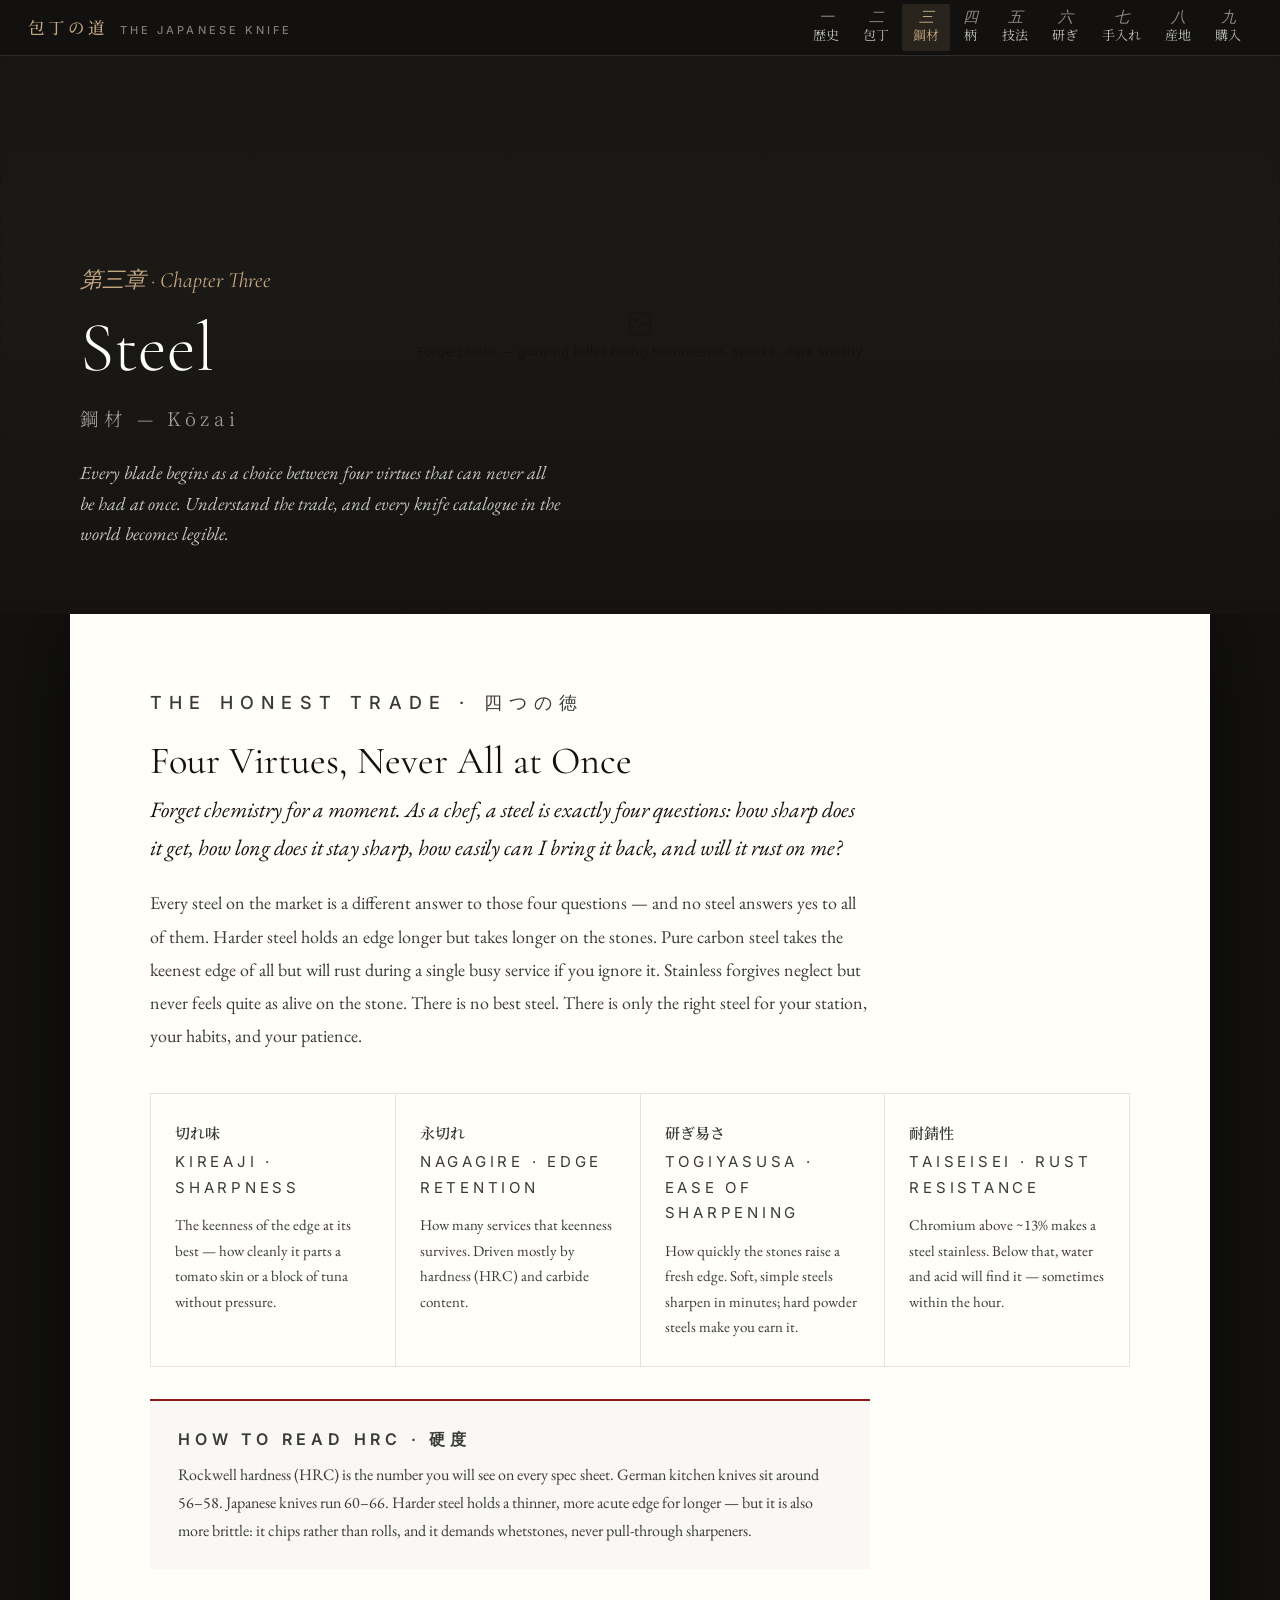
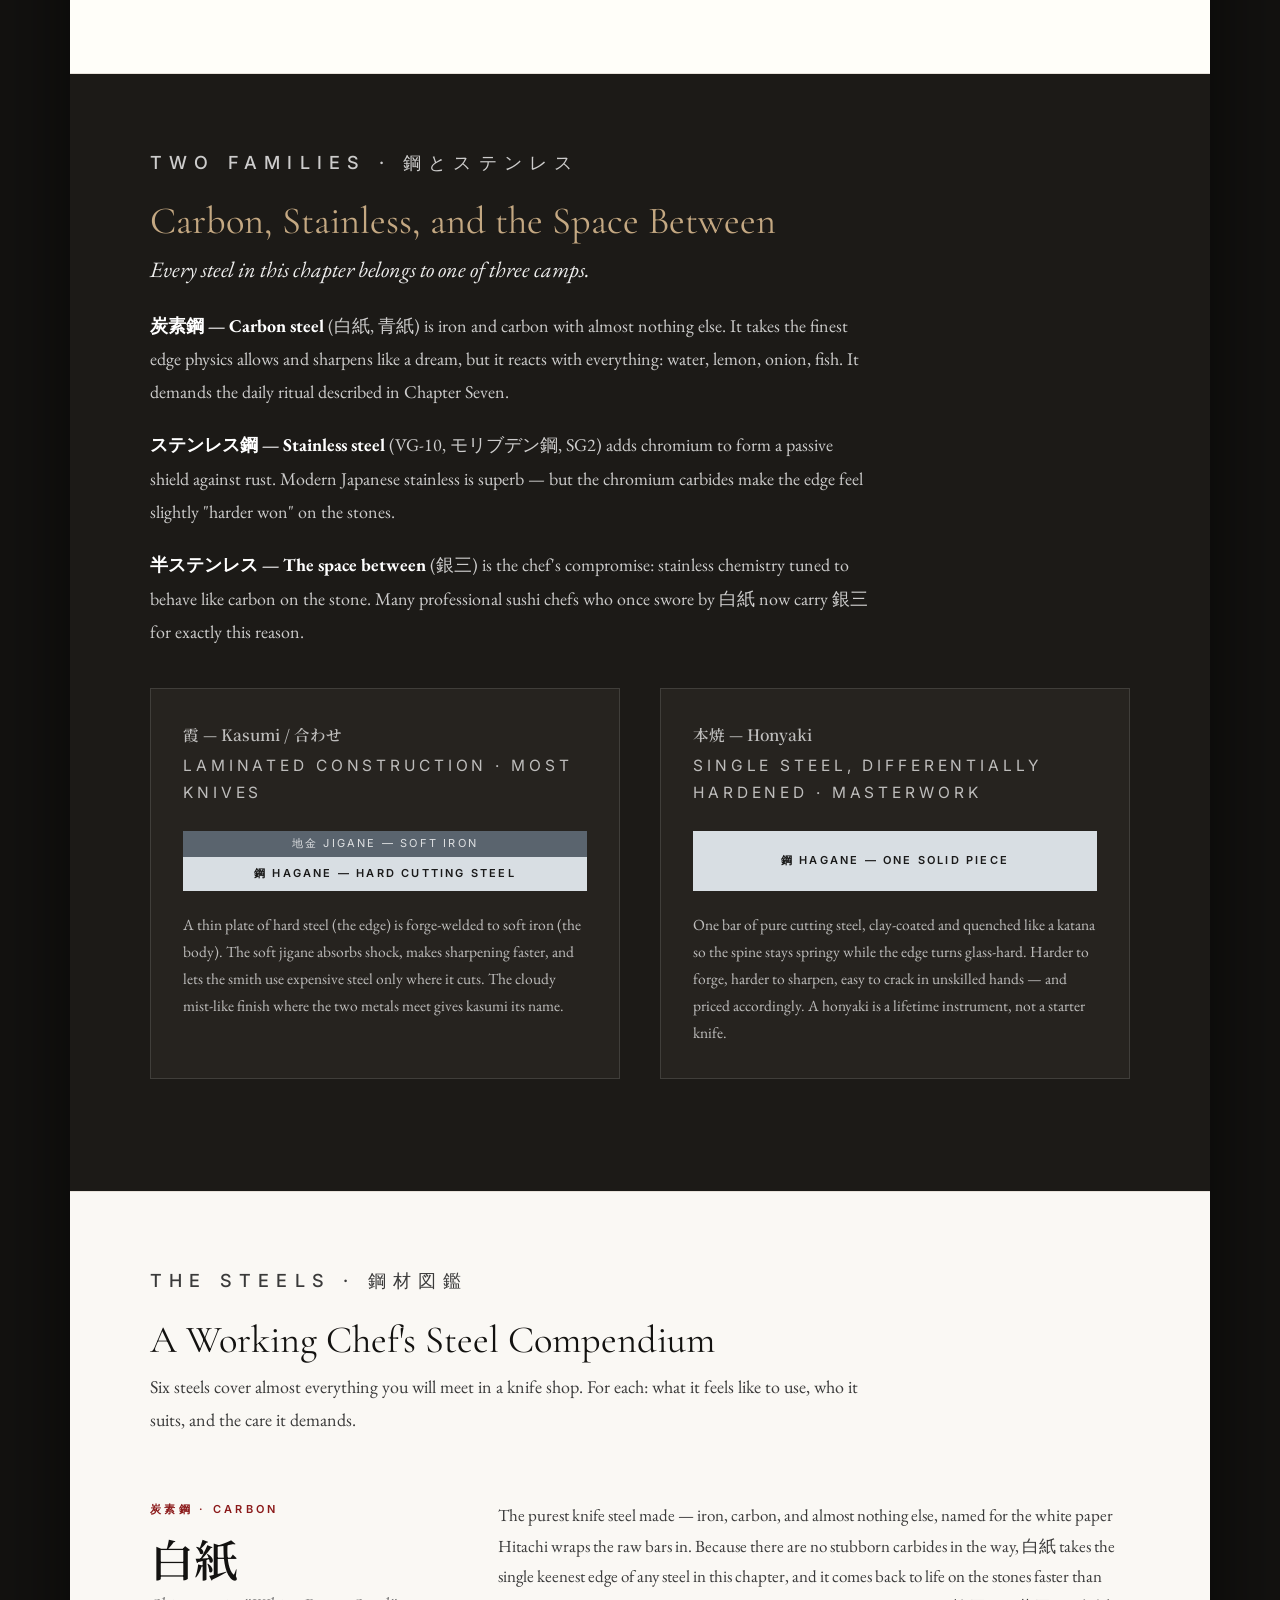
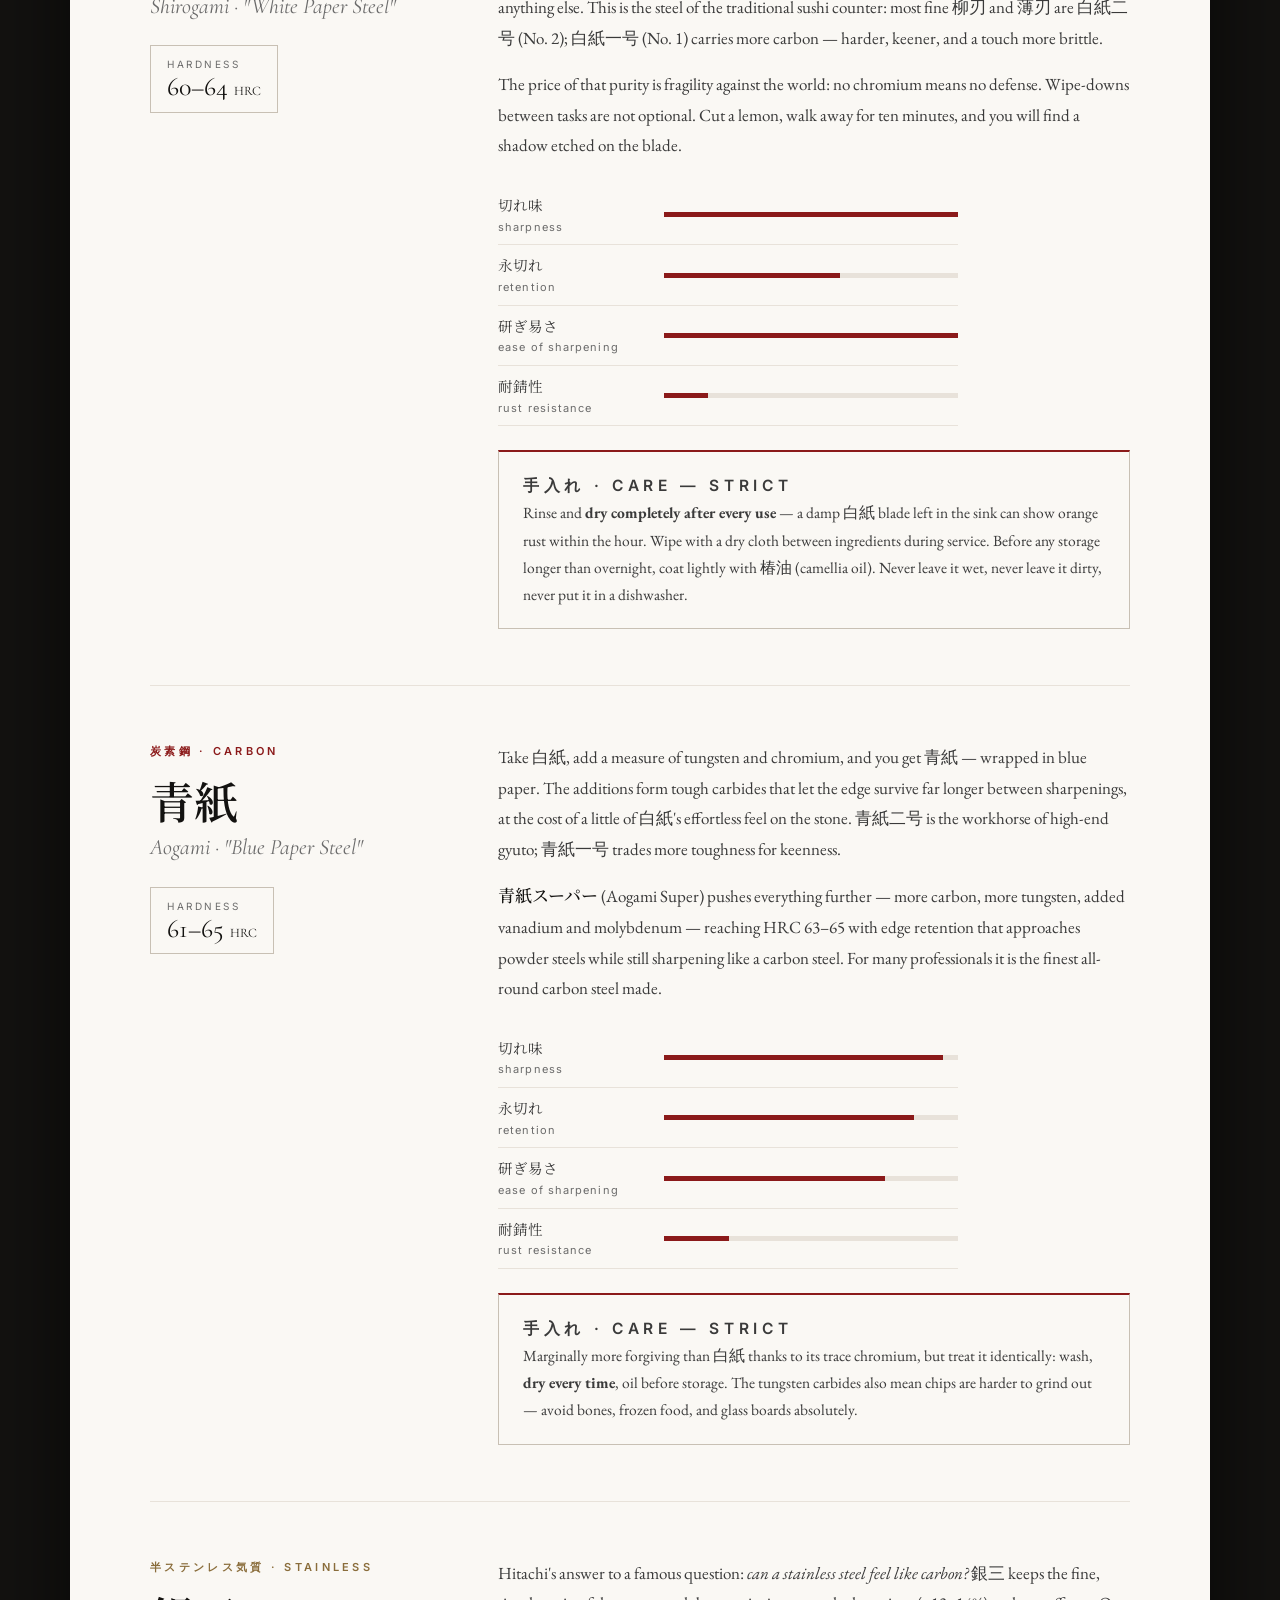
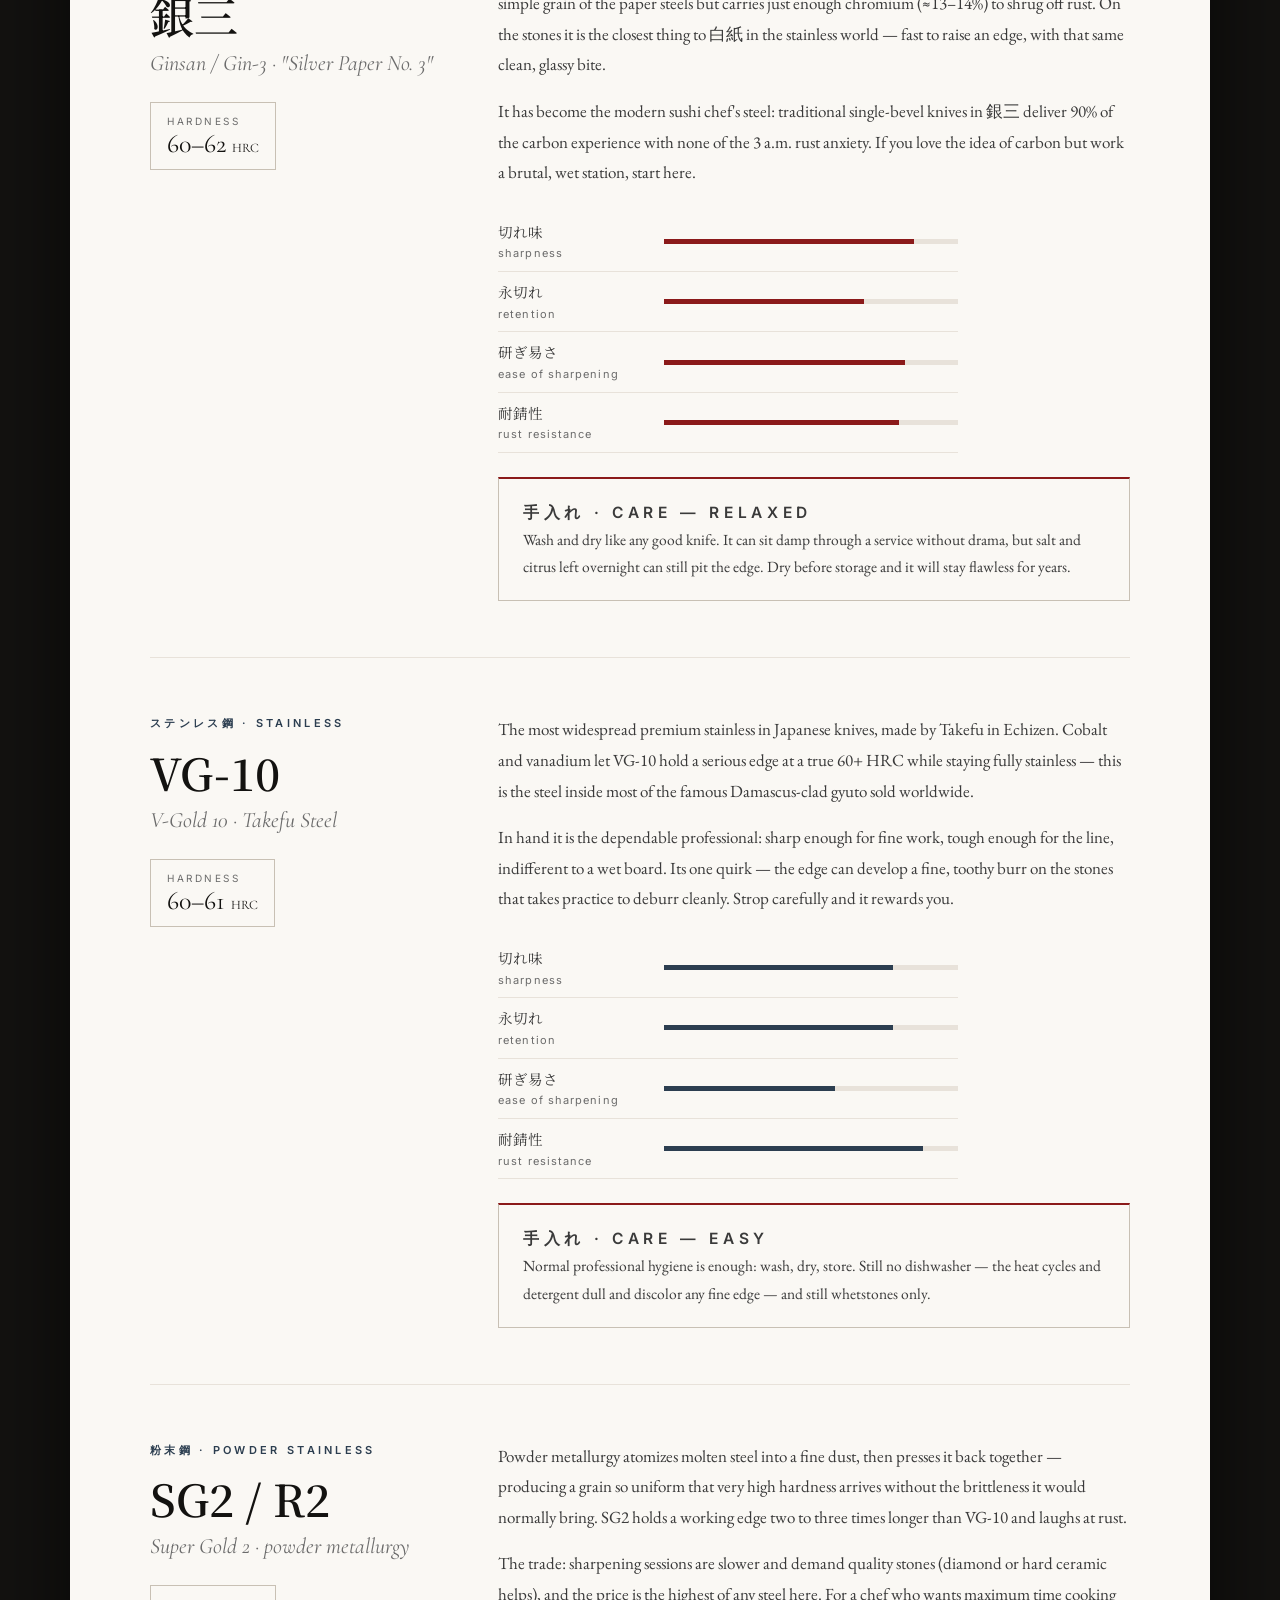
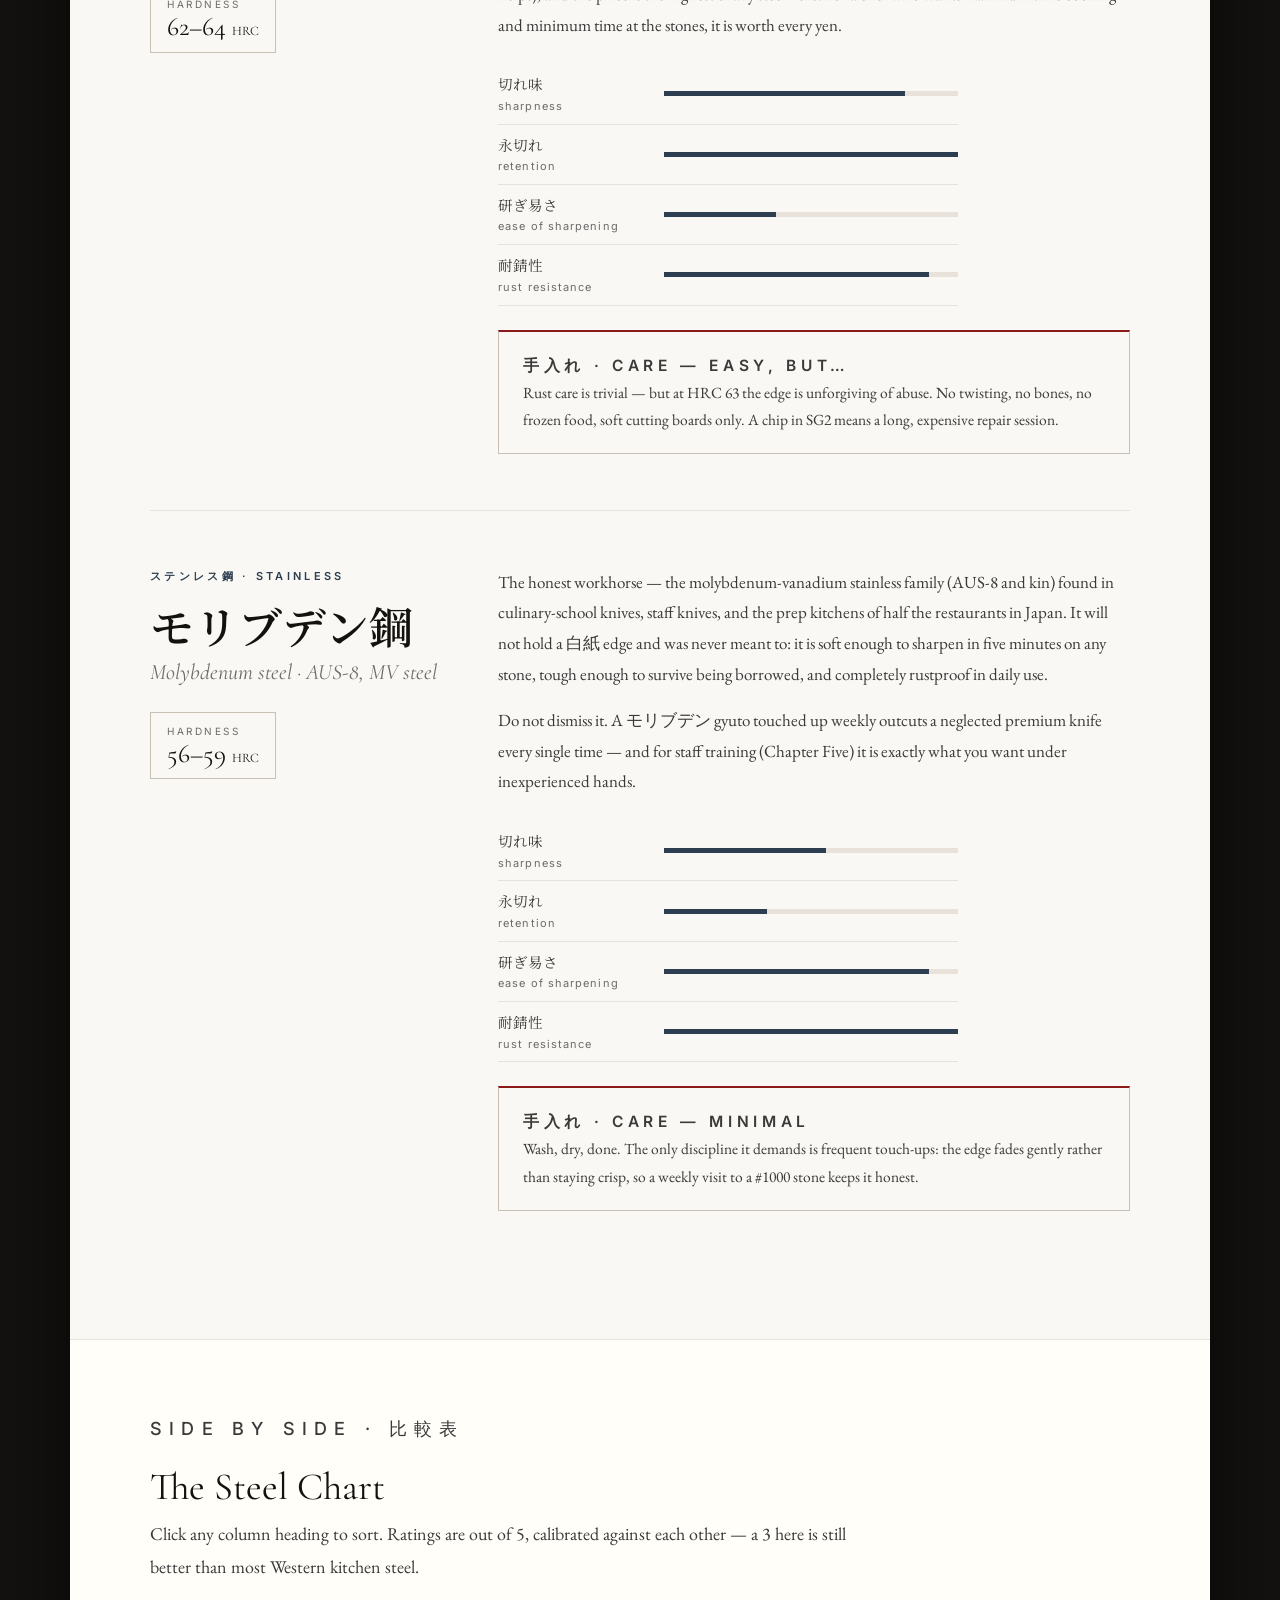
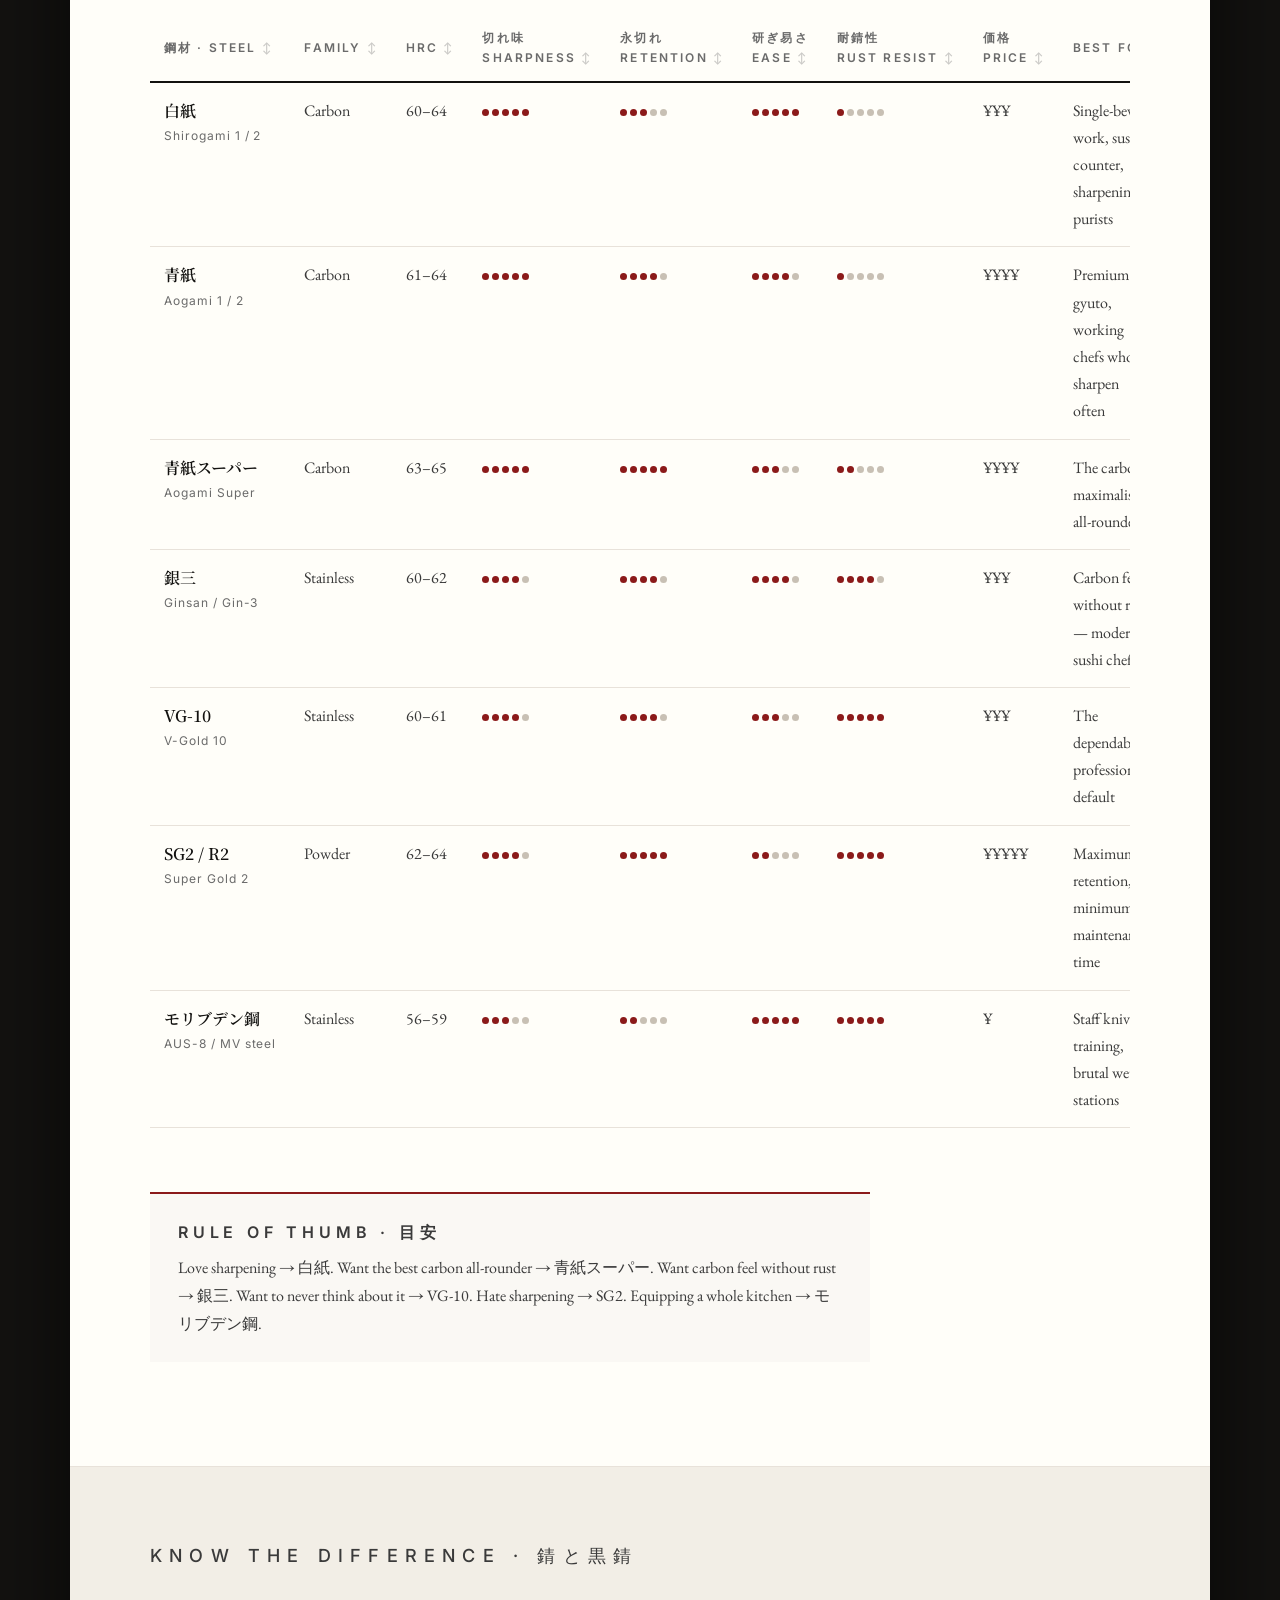
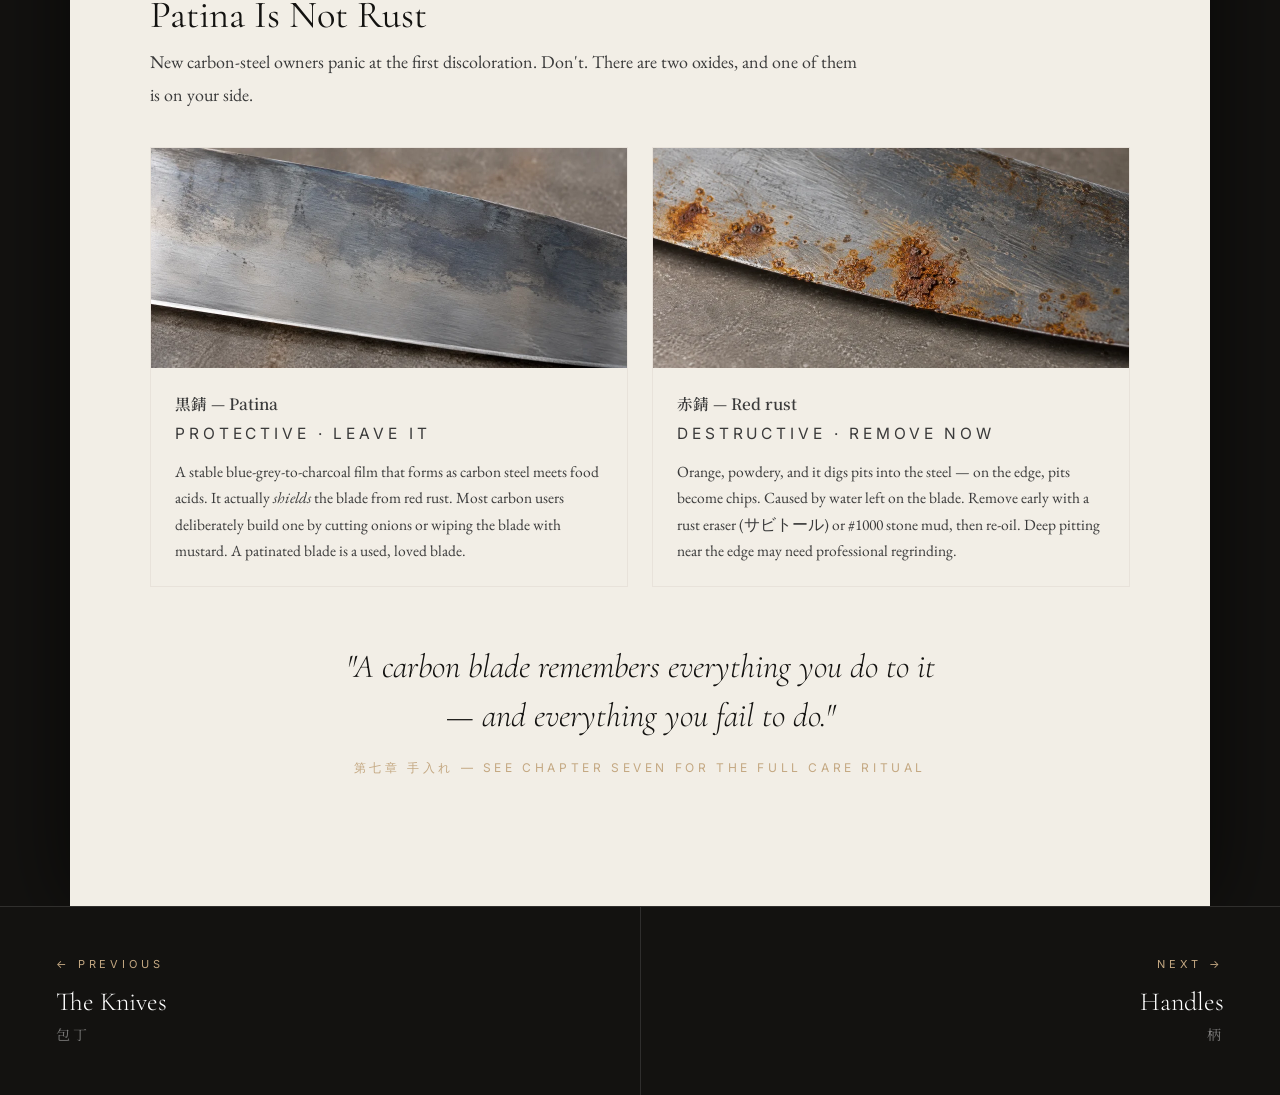
<file: knife-guide/03-steel.html>
<!DOCTYPE html>
<html lang="en">

<head>
    <meta charset="UTF-8">
    <meta name="viewport" content="width=device-width, initial-scale=1.0">
    <title>第三章 鋼材 Steel — The Japanese Knife</title>
    <link rel="preconnect" href="https://fonts.googleapis.com">
    <link rel="preconnect" href="https://fonts.gstatic.com" crossorigin>
    <link href="https://fonts.googleapis.com/css2?family=Cormorant+Garamond:ital,wght@0,300;0,400;0,500;1,300;1,400&family=EB+Garamond:ital,wght@0,400;0,500;1,400&family=Noto+Serif+JP:wght@300;400;500;600&family=Inter:wght@400;500;600&display=swap" rel="stylesheet">
    <link rel="stylesheet" href="css/style.css">
    <style>
        /* === trade-off meter intro === */
        .tradeoff-grid {
            display: grid;
            grid-template-columns: repeat(4, 1fr);
            gap: 1px;
            background: var(--rule-light);
            border: 1px solid var(--rule-light);
            margin: 40px 0 8px;
        }

        .tradeoff {
            background: var(--warm-white);
            padding: 26px 24px;
        }

        .tradeoff__jp { font-family: var(--font-jp); font-size: 22px; font-weight: 600; color: var(--ink); }
        .tradeoff__en { font-family: var(--font-sans); font-size: 11px; letter-spacing: 0.25em; text-transform: uppercase; color: var(--accent); margin: 4px 0 12px; }
        .tradeoff p { font-size: 15px; line-height: 1.7; color: var(--ink-mid); }

        /* === steel profile blocks === */
        .steel-profile {
            display: grid;
            grid-template-columns: 300px 1fr;
            gap: 48px;
            padding: 56px 0;
        }

        .steel-profile + .steel-profile { border-top: 1px solid var(--rule-light); }

        .steel-profile__id { position: sticky; top: 80px; align-self: start; }

        .steel-profile__family {
            font-family: var(--font-sans);
            font-size: 11px;
            font-weight: 600;
            letter-spacing: 0.3em;
            text-transform: uppercase;
            margin-bottom: 14px;
        }

        .steel-profile__family--carbon { color: var(--accent); }
        .steel-profile__family--stainless { color: var(--steel-blue); }
        .steel-profile__family--semi { color: #8A6D3B; }

        .steel-profile__jp {
            font-family: var(--font-jp);
            font-size: 44px;
            font-weight: 600;
            line-height: 1.15;
            color: var(--ink);
        }

        .steel-profile__romaji {
            font-family: var(--font-display);
            font-style: italic;
            font-size: 22px;
            color: var(--ink-light);
            margin: 4px 0 20px;
        }

        .steel-profile__hrc {
            display: inline-block;
            border: 1px solid var(--rule);
            padding: 10px 16px;
        }

        .steel-profile__hrc-label { font-family: var(--font-sans); font-size: 10px; letter-spacing: 0.25em; text-transform: uppercase; color: var(--ink-light); }
        .steel-profile__hrc-value { font-family: var(--font-display); font-size: 26px; color: var(--ink); line-height: 1.1; }

        .steel-profile__body p { font-size: 17px; line-height: 1.8; color: var(--ink-mid); margin-bottom: 16px; max-width: 640px; }

        /* rating rows */
        .ratings { margin: 24px 0; max-width: 460px; }

        .rating-row {
            display: grid;
            grid-template-columns: 150px 1fr;
            align-items: center;
            gap: 16px;
            padding: 8px 0;
            border-bottom: 1px solid var(--rule-light);
        }

        .rating-row__label { font-family: var(--font-jp); font-size: 14.5px; color: var(--ink-mid); }
        .rating-row__label small { font-family: var(--font-sans); font-size: 11px; letter-spacing: 0.1em; color: var(--ink-light); display: block; }

        .rating-bar { height: 5px; background: var(--rule-light); position: relative; }
        .rating-bar i {
            position: absolute; inset: 0 auto 0 0;
            background: var(--accent);
            width: 0;
        }
        .is-visible .rating-bar i, .no-reveal .rating-bar i { width: var(--w); }
        @media (prefers-reduced-motion: no-preference) {
            .rating-bar i { transition: width 1s cubic-bezier(0.22, 0.61, 0.36, 1) 0.2s; }
        }

        .steel-profile--stainless .rating-bar i { background: var(--steel-blue); }
        .steel-profile--semi .rating-bar i { background: #8A6D3B; }

        /* care note */
        .care-note {
            border: 1px solid var(--rule);
            border-top: 2px solid var(--accent);
            padding: 20px 24px;
            margin-top: 24px;
            max-width: 640px;
            background: var(--cream);
        }

        .care-note__label {
            font-family: var(--font-sans);
            font-size: 11px;
            font-weight: 600;
            letter-spacing: 0.3em;
            text-transform: uppercase;
            color: var(--accent);
            margin-bottom: 8px;
        }

        .care-note p { font-size: 15.5px !important; line-height: 1.75 !important; margin-bottom: 0 !important; }

        /* === lamination diagram === */
        .lam-grid { display: grid; grid-template-columns: 1fr 1fr; gap: 40px; margin: 40px 0; }

        .lam-card { border: 1px solid var(--rule-dark); padding: 32px; background: var(--ink-3); }

        .lam-card__title { font-family: var(--font-jp); font-size: 22px; font-weight: 600; color: #fff; }
        .lam-card__sub { font-family: var(--font-sans); font-size: 11px; letter-spacing: 0.25em; text-transform: uppercase; color: var(--gold); margin: 4px 0 24px; }

        .lam-diagram { display: flex; flex-direction: column; gap: 0; margin-bottom: 20px; }

        .lam-layer {
            height: 26px;
            display: flex;
            align-items: center;
            justify-content: center;
            font-family: var(--font-sans);
            font-size: 11px;
            letter-spacing: 0.2em;
            text-transform: uppercase;
        }

        .lam-layer--jigane { background: #5A646E; color: rgba(255,255,255,0.8); }
        .lam-layer--hagane { background: #D8DEE3; color: #1A1A1A; height: 34px; font-weight: 600; }

        .lam-card p { font-size: 15.5px; line-height: 1.75; color: rgba(255, 255, 255, 0.7); }

        /* patina vs rust */
        .versus-grid { display: grid; grid-template-columns: 1fr 1fr; gap: 24px; margin: 36px 0; }

        .versus-card { border: 1px solid var(--rule-light); }
        .versus-card image-slot { width: 100%; height: 220px; }
        .versus-card__body { padding: 22px 24px; }
        .versus-card__title { font-family: var(--font-jp); font-size: 19.5px; font-weight: 600; }
        .versus-card__verdict { font-family: var(--font-sans); font-size: 11px; letter-spacing: 0.25em; text-transform: uppercase; margin: 4px 0 12px; }
        .versus-card__verdict--good { color: #3A7D44; }
        .versus-card__verdict--bad { color: var(--accent); }
        .versus-card p { font-size: 15.5px; line-height: 1.7; color: var(--ink-mid); }

        @media (max-width: 900px) {
            .tradeoff-grid { grid-template-columns: 1fr 1fr; }
            .steel-profile { grid-template-columns: 1fr; gap: 24px; }
            .steel-profile__id { position: static; }
            .lam-grid, .versus-grid { grid-template-columns: 1fr; }
            .table-scroll { overflow-x: auto; }
        }
        .table-scroll { overflow-x: auto; }
    </style>
</head>

<body data-screen-label="Ch.3 Steel 鋼材">
    <div id="site-nav"></div>

    <!-- ============ HERO ============ -->
    <header class="chapter-hero" data-screen-label="Steel hero">
        <div class="chapter-hero__media">
            <image-slot id="steel-hero" shape="rect" placeholder="Forge photo — glowing billet being hammered, sparks, dark smithy"></image-slot>
        </div>
        <div class="chapter-hero__scrim"></div>
        <div class="chapter-hero__content">
            <p class="chapter-hero__number">第三章 · Chapter Three</p>
            <h1 class="chapter-hero__title">Steel</h1>
            <p class="chapter-hero__jp">鋼材 — Kōzai</p>
            <p class="chapter-hero__standfirst">Every blade begins as a choice between four virtues that
                can never all be had at once. Understand the trade, and every knife catalogue in the
                world becomes legible.</p>
        </div>
    </header>

    <div class="page-wrapper">

        <!-- ============ THE FOUR TRADE-OFFS ============ -->
        <section class="section" data-screen-label="The four virtues">
            <div class="prose reveal">
                <p class="section__eyebrow">The Honest Trade · 四つの徳</p>
                <h2 class="section__title">Four Virtues, Never All at Once</h2>
                <p class="lede">Forget chemistry for a moment. As a chef, a steel is exactly four
                    questions: how sharp does it get, how long does it stay sharp, how easily can I
                    bring it back, and will it rust on me?</p>
                <p>Every steel on the market is a different answer to those four questions — and no
                    steel answers yes to all of them. Harder steel holds an edge longer but takes longer
                    on the stones. Pure carbon steel takes the keenest edge of all but will rust during
                    a single busy service if you ignore it. Stainless forgives neglect but never feels
                    quite as alive on the stone. There is no best steel. There is only the right steel
                    for your station, your habits, and your patience.</p>
            </div>

            <div class="tradeoff-grid reveal">
                <div class="tradeoff">
                    <p class="tradeoff__jp">切れ味</p>
                    <p class="tradeoff__en">Kireaji · Sharpness</p>
                    <p>The keenness of the edge at its best — how cleanly it parts a tomato skin or a
                        block of tuna without pressure.</p>
                </div>
                <div class="tradeoff">
                    <p class="tradeoff__jp">永切れ</p>
                    <p class="tradeoff__en">Nagagire · Edge retention</p>
                    <p>How many services that keenness survives. Driven mostly by hardness (HRC) and
                        carbide content.</p>
                </div>
                <div class="tradeoff">
                    <p class="tradeoff__jp">研ぎ易さ</p>
                    <p class="tradeoff__en">Togiyasusa · Ease of sharpening</p>
                    <p>How quickly the stones raise a fresh edge. Soft, simple steels sharpen in
                        minutes; hard powder steels make you earn it.</p>
                </div>
                <div class="tradeoff">
                    <p class="tradeoff__jp">耐錆性</p>
                    <p class="tradeoff__en">Taiseisei · Rust resistance</p>
                    <p>Chromium above ~13% makes a steel stainless. Below that, water and acid will
                        find it — sometimes within the hour.</p>
                </div>
            </div>

            <div class="callout reveal">
                <p class="callout__label">How to read HRC · 硬度</p>
                <p>Rockwell hardness (HRC) is the number you will see on every spec sheet. German
                    kitchen knives sit around 56–58. Japanese knives run 60–66. Harder steel holds a
                    thinner, more acute edge for longer — but it is also more brittle: it chips rather
                    than rolls, and it demands whetstones, never pull-through sharpeners.</p>
            </div>
        </section>

        <!-- ============ TWO FAMILIES ============ -->
        <section class="section section--dark" data-screen-label="Carbon vs stainless">
            <div class="prose reveal">
                <p class="section__eyebrow">Two Families · 鋼とステンレス</p>
                <h2 class="section__title">Carbon, Stainless, and the Space Between</h2>
                <p class="lede">Every steel in this chapter belongs to one of three camps.</p>
                <p><strong style="color:#fff;">炭素鋼 — Carbon steel</strong> (白紙, 青紙) is iron and carbon
                    with almost nothing else. It takes the finest edge physics allows and sharpens like
                    a dream, but it reacts with everything: water, lemon, onion, fish. It demands the
                    daily ritual described in Chapter Seven.</p>
                <p><strong style="color:#fff;">ステンレス鋼 — Stainless steel</strong> (VG-10, モリブデン鋼, SG2)
                    adds chromium to form a passive shield against rust. Modern Japanese stainless is
                    superb — but the chromium carbides make the edge feel slightly "harder won" on the
                    stones.</p>
                <p><strong style="color:#fff;">半ステンレス — The space between</strong> (銀三) is the chef's
                    compromise: stainless chemistry tuned to behave like carbon on the stone. Many
                    professional sushi chefs who once swore by 白紙 now carry 銀三 for exactly this
                    reason.</p>
            </div>

            <!-- lamination -->
            <div class="lam-grid reveal">
                <div class="lam-card">
                    <p class="lam-card__title">霞 — Kasumi / 合わせ</p>
                    <p class="lam-card__sub">Laminated construction · most knives</p>
                    <div class="lam-diagram">
                        <div class="lam-layer lam-layer--jigane">地金 Jigane — soft iron</div>
                        <div class="lam-layer lam-layer--hagane">鋼 Hagane — hard cutting steel</div>
                    </div>
                    <p>A thin plate of hard steel (the edge) is forge-welded to soft iron (the body).
                        The soft jigane absorbs shock, makes sharpening faster, and lets the smith use
                        expensive steel only where it cuts. The cloudy mist-like finish where the two
                        metals meet gives kasumi its name.</p>
                </div>
                <div class="lam-card">
                    <p class="lam-card__title">本焼 — Honyaki</p>
                    <p class="lam-card__sub">Single steel, differentially hardened · masterwork</p>
                    <div class="lam-diagram">
                        <div class="lam-layer lam-layer--hagane" style="height:60px;">鋼 Hagane — one solid piece</div>
                    </div>
                    <p>One bar of pure cutting steel, clay-coated and quenched like a katana so the
                        spine stays springy while the edge turns glass-hard. Harder to forge, harder to
                        sharpen, easy to crack in unskilled hands — and priced accordingly. A honyaki
                        is a lifetime instrument, not a starter knife.</p>
                </div>
            </div>
        </section>

        <!-- ============ STEEL PROFILES ============ -->
        <section class="section section--cream" data-screen-label="Steel profiles">
            <div class="prose reveal" style="margin-bottom: 8px;">
                <p class="section__eyebrow">The Steels · 鋼材図鑑</p>
                <h2 class="section__title">A Working Chef's Steel Compendium</h2>
                <p>Six steels cover almost everything you will meet in a knife shop. For each: what it
                    feels like to use, who it suits, and the care it demands.</p>
            </div>

            <!-- 白紙 -->
            <div class="steel-profile reveal" id="shirogami">
                <div class="steel-profile__id">
                    <p class="steel-profile__family steel-profile__family--carbon">炭素鋼 · Carbon</p>
                    <p class="steel-profile__jp">白紙</p>
                    <p class="steel-profile__romaji">Shirogami · "White Paper Steel"</p>
                    <div class="steel-profile__hrc">
                        <p class="steel-profile__hrc-label">Hardness</p>
                        <p class="steel-profile__hrc-value">60–64 <small style="font-size:13px;">HRC</small></p>
                    </div>
                </div>
                <div class="steel-profile__body">
                    <p>The purest knife steel made — iron, carbon, and almost nothing else, named for
                        the white paper Hitachi wraps the raw bars in. Because there are no stubborn
                        carbides in the way, 白紙 takes the single keenest edge of any steel in this
                        chapter, and it comes back to life on the stones faster than anything else.
                        This is the steel of the traditional sushi counter: most fine 柳刃 and 薄刃 are
                        白紙二号 (No. 2); 白紙一号 (No. 1) carries more carbon — harder, keener, and a
                        touch more brittle.</p>
                    <p>The price of that purity is fragility against the world: no chromium means no
                        defense. Wipe-downs between tasks are not optional. Cut a lemon, walk away for
                        ten minutes, and you will find a shadow etched on the blade.</p>
                    <div class="ratings">
                        <div class="rating-row"><span class="rating-row__label">切れ味<small>sharpness</small></span><div class="rating-bar"><i style="--w:100%"></i></div></div>
                        <div class="rating-row"><span class="rating-row__label">永切れ<small>retention</small></span><div class="rating-bar"><i style="--w:60%"></i></div></div>
                        <div class="rating-row"><span class="rating-row__label">研ぎ易さ<small>ease of sharpening</small></span><div class="rating-bar"><i style="--w:100%"></i></div></div>
                        <div class="rating-row"><span class="rating-row__label">耐錆性<small>rust resistance</small></span><div class="rating-bar"><i style="--w:15%"></i></div></div>
                    </div>
                    <div class="care-note">
                        <p class="care-note__label">手入れ · Care — strict</p>
                        <p>Rinse and <strong>dry completely after every use</strong> — a damp 白紙 blade
                            left in the sink can show orange rust within the hour. Wipe with a dry cloth
                            between ingredients during service. Before any storage longer than overnight,
                            coat lightly with 椿油 (camellia oil). Never leave it wet, never leave it
                            dirty, never put it in a dishwasher.</p>
                    </div>
                </div>
            </div>

            <!-- 青紙 -->
            <div class="steel-profile reveal" id="aogami">
                <div class="steel-profile__id">
                    <p class="steel-profile__family steel-profile__family--carbon">炭素鋼 · Carbon</p>
                    <p class="steel-profile__jp">青紙</p>
                    <p class="steel-profile__romaji">Aogami · "Blue Paper Steel"</p>
                    <div class="steel-profile__hrc">
                        <p class="steel-profile__hrc-label">Hardness</p>
                        <p class="steel-profile__hrc-value">61–65 <small style="font-size:13px;">HRC</small></p>
                    </div>
                </div>
                <div class="steel-profile__body">
                    <p>Take 白紙, add a measure of tungsten and chromium, and you get 青紙 — wrapped in
                        blue paper. The additions form tough carbides that let the edge survive far
                        longer between sharpenings, at the cost of a little of 白紙's effortless feel on
                        the stone. 青紙二号 is the workhorse of high-end gyuto; 青紙一号 trades more
                        toughness for keenness.</p>
                    <p><span class="jp-term">青紙スーパー</span> (Aogami Super) pushes everything further —
                        more carbon, more tungsten, added vanadium and molybdenum — reaching HRC 63–65
                        with edge retention that approaches powder steels while still sharpening like a
                        carbon steel. For many professionals it is the finest all-round carbon steel made.</p>
                    <div class="ratings">
                        <div class="rating-row"><span class="rating-row__label">切れ味<small>sharpness</small></span><div class="rating-bar"><i style="--w:95%"></i></div></div>
                        <div class="rating-row"><span class="rating-row__label">永切れ<small>retention</small></span><div class="rating-bar"><i style="--w:85%"></i></div></div>
                        <div class="rating-row"><span class="rating-row__label">研ぎ易さ<small>ease of sharpening</small></span><div class="rating-bar"><i style="--w:75%"></i></div></div>
                        <div class="rating-row"><span class="rating-row__label">耐錆性<small>rust resistance</small></span><div class="rating-bar"><i style="--w:22%"></i></div></div>
                    </div>
                    <div class="care-note">
                        <p class="care-note__label">手入れ · Care — strict</p>
                        <p>Marginally more forgiving than 白紙 thanks to its trace chromium, but treat it
                            identically: wash, <strong>dry every time</strong>, oil before storage. The
                            tungsten carbides also mean chips are harder to grind out — avoid bones,
                            frozen food, and glass boards absolutely.</p>
                    </div>
                </div>
            </div>

            <!-- 銀三 -->
            <div class="steel-profile reveal" id="ginsan">
                <div class="steel-profile__id">
                    <p class="steel-profile__family steel-profile__family--semi">半ステンレス気質 · Stainless</p>
                    <p class="steel-profile__jp">銀三</p>
                    <p class="steel-profile__romaji">Ginsan / Gin-3 · "Silver Paper No. 3"</p>
                    <div class="steel-profile__hrc">
                        <p class="steel-profile__hrc-label">Hardness</p>
                        <p class="steel-profile__hrc-value">60–62 <small style="font-size:13px;">HRC</small></p>
                    </div>
                </div>
                <div class="steel-profile__body">
                    <p>Hitachi's answer to a famous question: <em>can a stainless steel feel like
                        carbon?</em> 銀三 keeps the fine, simple grain of the paper steels but carries
                        just enough chromium (≈13–14%) to shrug off rust. On the stones it is the
                        closest thing to 白紙 in the stainless world — fast to raise an edge, with that
                        same clean, glassy bite.</p>
                    <p>It has become the modern sushi chef's steel: traditional single-bevel knives in
                        銀三 deliver 90% of the carbon experience with none of the 3 a.m. rust anxiety.
                        If you love the idea of carbon but work a brutal, wet station, start here.</p>
                    <div class="ratings">
                        <div class="rating-row"><span class="rating-row__label">切れ味<small>sharpness</small></span><div class="rating-bar"><i style="--w:85%"></i></div></div>
                        <div class="rating-row"><span class="rating-row__label">永切れ<small>retention</small></span><div class="rating-bar"><i style="--w:68%"></i></div></div>
                        <div class="rating-row"><span class="rating-row__label">研ぎ易さ<small>ease of sharpening</small></span><div class="rating-bar"><i style="--w:82%"></i></div></div>
                        <div class="rating-row"><span class="rating-row__label">耐錆性<small>rust resistance</small></span><div class="rating-bar"><i style="--w:80%"></i></div></div>
                    </div>
                    <div class="care-note">
                        <p class="care-note__label">手入れ · Care — relaxed</p>
                        <p>Wash and dry like any good knife. It can sit damp through a service without
                            drama, but salt and citrus left overnight can still pit the edge. Dry before
                            storage and it will stay flawless for years.</p>
                    </div>
                </div>
            </div>

            <!-- VG-10 -->
            <div class="steel-profile reveal steel-profile--stainless" id="vg10">
                <div class="steel-profile__id">
                    <p class="steel-profile__family steel-profile__family--stainless">ステンレス鋼 · Stainless</p>
                    <p class="steel-profile__jp">VG-10</p>
                    <p class="steel-profile__romaji">V-Gold 10 · Takefu Steel</p>
                    <div class="steel-profile__hrc">
                        <p class="steel-profile__hrc-label">Hardness</p>
                        <p class="steel-profile__hrc-value">60–61 <small style="font-size:13px;">HRC</small></p>
                    </div>
                </div>
                <div class="steel-profile__body">
                    <p>The most widespread premium stainless in Japanese knives, made by Takefu in
                        Echizen. Cobalt and vanadium let VG-10 hold a serious edge at a true 60+ HRC
                        while staying fully stainless — this is the steel inside most of the famous
                        Damascus-clad gyuto sold worldwide.</p>
                    <p>In hand it is the dependable professional: sharp enough for fine work, tough
                        enough for the line, indifferent to a wet board. Its one quirk — the edge can
                        develop a fine, toothy burr on the stones that takes practice to deburr
                        cleanly. Strop carefully and it rewards you.</p>
                    <div class="ratings">
                        <div class="rating-row"><span class="rating-row__label">切れ味<small>sharpness</small></span><div class="rating-bar"><i style="--w:78%"></i></div></div>
                        <div class="rating-row"><span class="rating-row__label">永切れ<small>retention</small></span><div class="rating-bar"><i style="--w:78%"></i></div></div>
                        <div class="rating-row"><span class="rating-row__label">研ぎ易さ<small>ease of sharpening</small></span><div class="rating-bar"><i style="--w:58%"></i></div></div>
                        <div class="rating-row"><span class="rating-row__label">耐錆性<small>rust resistance</small></span><div class="rating-bar"><i style="--w:88%"></i></div></div>
                    </div>
                    <div class="care-note">
                        <p class="care-note__label">手入れ · Care — easy</p>
                        <p>Normal professional hygiene is enough: wash, dry, store. Still no dishwasher —
                            the heat cycles and detergent dull and discolor any fine edge — and still
                            whetstones only.</p>
                    </div>
                </div>
            </div>

            <!-- SG2 -->
            <div class="steel-profile reveal steel-profile--stainless" id="sg2">
                <div class="steel-profile__id">
                    <p class="steel-profile__family steel-profile__family--stainless">粉末鋼 · Powder stainless</p>
                    <p class="steel-profile__jp">SG2 / R2</p>
                    <p class="steel-profile__romaji">Super Gold 2 · powder metallurgy</p>
                    <div class="steel-profile__hrc">
                        <p class="steel-profile__hrc-label">Hardness</p>
                        <p class="steel-profile__hrc-value">62–64 <small style="font-size:13px;">HRC</small></p>
                    </div>
                </div>
                <div class="steel-profile__body">
                    <p>Powder metallurgy atomizes molten steel into a fine dust, then presses it back
                        together — producing a grain so uniform that very high hardness arrives without
                        the brittleness it would normally bring. SG2 holds a working edge two to three
                        times longer than VG-10 and laughs at rust.</p>
                    <p>The trade: sharpening sessions are slower and demand quality stones (diamond or
                        hard ceramic helps), and the price is the highest of any steel here. For a chef
                        who wants maximum time cooking and minimum time at the stones, it is worth
                        every yen.</p>
                    <div class="ratings">
                        <div class="rating-row"><span class="rating-row__label">切れ味<small>sharpness</small></span><div class="rating-bar"><i style="--w:82%"></i></div></div>
                        <div class="rating-row"><span class="rating-row__label">永切れ<small>retention</small></span><div class="rating-bar"><i style="--w:100%"></i></div></div>
                        <div class="rating-row"><span class="rating-row__label">研ぎ易さ<small>ease of sharpening</small></span><div class="rating-bar"><i style="--w:38%"></i></div></div>
                        <div class="rating-row"><span class="rating-row__label">耐錆性<small>rust resistance</small></span><div class="rating-bar"><i style="--w:90%"></i></div></div>
                    </div>
                    <div class="care-note">
                        <p class="care-note__label">手入れ · Care — easy, but…</p>
                        <p>Rust care is trivial — but at HRC 63 the edge is unforgiving of abuse.
                            No twisting, no bones, no frozen food, soft cutting boards only. A chip in
                            SG2 means a long, expensive repair session.</p>
                    </div>
                </div>
            </div>

            <!-- モリブデン -->
            <div class="steel-profile reveal steel-profile--stainless" id="molybdenum">
                <div class="steel-profile__id">
                    <p class="steel-profile__family steel-profile__family--stainless">ステンレス鋼 · Stainless</p>
                    <p class="steel-profile__jp">モリブデン鋼</p>
                    <p class="steel-profile__romaji">Molybdenum steel · AUS-8, MV steel</p>
                    <div class="steel-profile__hrc">
                        <p class="steel-profile__hrc-label">Hardness</p>
                        <p class="steel-profile__hrc-value">56–59 <small style="font-size:13px;">HRC</small></p>
                    </div>
                </div>
                <div class="steel-profile__body">
                    <p>The honest workhorse — the molybdenum-vanadium stainless family (AUS-8 and
                        kin) found in culinary-school knives, staff knives, and the prep kitchens of
                        half the restaurants in Japan. It will not hold a 白紙 edge and was never meant
                        to: it is soft enough to sharpen in five minutes on any stone, tough enough to
                        survive being borrowed, and completely rustproof in daily use.</p>
                    <p>Do not dismiss it. A モリブデン gyuto touched up weekly outcuts a neglected
                        premium knife every single time — and for staff training (Chapter Five) it is
                        exactly what you want under inexperienced hands.</p>
                    <div class="ratings">
                        <div class="rating-row"><span class="rating-row__label">切れ味<small>sharpness</small></span><div class="rating-bar"><i style="--w:55%"></i></div></div>
                        <div class="rating-row"><span class="rating-row__label">永切れ<small>retention</small></span><div class="rating-bar"><i style="--w:35%"></i></div></div>
                        <div class="rating-row"><span class="rating-row__label">研ぎ易さ<small>ease of sharpening</small></span><div class="rating-bar"><i style="--w:90%"></i></div></div>
                        <div class="rating-row"><span class="rating-row__label">耐錆性<small>rust resistance</small></span><div class="rating-bar"><i style="--w:100%"></i></div></div>
                    </div>
                    <div class="care-note">
                        <p class="care-note__label">手入れ · Care — minimal</p>
                        <p>Wash, dry, done. The only discipline it demands is frequent touch-ups: the
                            edge fades gently rather than staying crisp, so a weekly visit to a #1000
                            stone keeps it honest.</p>
                    </div>
                </div>
            </div>
        </section>

        <!-- ============ COMPARISON TABLE ============ -->
        <section class="section" data-screen-label="Steel comparison table">
            <div class="prose reveal">
                <p class="section__eyebrow">Side by Side · 比較表</p>
                <h2 class="section__title">The Steel Chart</h2>
                <p>Click any column heading to sort. Ratings are out of 5, calibrated against each
                    other — a 3 here is still better than most Western kitchen steel.</p>
            </div>

            <div class="table-scroll reveal">
                <table class="data-table js-sortable">
                    <thead>
                        <tr>
                            <th class="sortable">鋼材 · Steel</th>
                            <th class="sortable">Family</th>
                            <th class="sortable">HRC</th>
                            <th class="sortable">切れ味<br>Sharpness</th>
                            <th class="sortable">永切れ<br>Retention</th>
                            <th class="sortable">研ぎ易さ<br>Ease</th>
                            <th class="sortable">耐錆性<br>Rust resist</th>
                            <th class="sortable">価格<br>Price</th>
                            <th>Best for</th>
                        </tr>
                    </thead>
                    <tbody>
                        <tr>
                            <td class="td-name" data-sort="Shirogami">白紙<small>Shirogami 1 / 2</small></td>
                            <td>Carbon</td>
                            <td data-sort="62">60–64</td>
                            <td data-sort="5"><span class="dots"><i class="on"></i><i class="on"></i><i class="on"></i><i class="on"></i><i class="on"></i></span></td>
                            <td data-sort="3"><span class="dots"><i class="on"></i><i class="on"></i><i class="on"></i><i></i><i></i></span></td>
                            <td data-sort="5"><span class="dots"><i class="on"></i><i class="on"></i><i class="on"></i><i class="on"></i><i class="on"></i></span></td>
                            <td data-sort="1"><span class="dots"><i class="on"></i><i></i><i></i><i></i><i></i></span></td>
                            <td data-sort="3">¥¥¥</td>
                            <td>Single-bevel work, sushi counter, sharpening purists</td>
                        </tr>
                        <tr>
                            <td class="td-name" data-sort="Aogami">青紙<small>Aogami 1 / 2</small></td>
                            <td>Carbon</td>
                            <td data-sort="63">61–64</td>
                            <td data-sort="5"><span class="dots"><i class="on"></i><i class="on"></i><i class="on"></i><i class="on"></i><i class="on"></i></span></td>
                            <td data-sort="4"><span class="dots"><i class="on"></i><i class="on"></i><i class="on"></i><i class="on"></i><i></i></span></td>
                            <td data-sort="4"><span class="dots"><i class="on"></i><i class="on"></i><i class="on"></i><i class="on"></i><i></i></span></td>
                            <td data-sort="1"><span class="dots"><i class="on"></i><i></i><i></i><i></i><i></i></span></td>
                            <td data-sort="4">¥¥¥¥</td>
                            <td>Premium gyuto, working chefs who sharpen often</td>
                        </tr>
                        <tr>
                            <td class="td-name" data-sort="Aogami Super">青紙スーパー<small>Aogami Super</small></td>
                            <td>Carbon</td>
                            <td data-sort="64">63–65</td>
                            <td data-sort="5"><span class="dots"><i class="on"></i><i class="on"></i><i class="on"></i><i class="on"></i><i class="on"></i></span></td>
                            <td data-sort="5"><span class="dots"><i class="on"></i><i class="on"></i><i class="on"></i><i class="on"></i><i class="on"></i></span></td>
                            <td data-sort="3"><span class="dots"><i class="on"></i><i class="on"></i><i class="on"></i><i></i><i></i></span></td>
                            <td data-sort="2"><span class="dots"><i class="on"></i><i class="on"></i><i></i><i></i><i></i></span></td>
                            <td data-sort="4">¥¥¥¥</td>
                            <td>The carbon maximalist's all-rounder</td>
                        </tr>
                        <tr>
                            <td class="td-name" data-sort="Ginsan">銀三<small>Ginsan / Gin-3</small></td>
                            <td>Stainless</td>
                            <td data-sort="61">60–62</td>
                            <td data-sort="4"><span class="dots"><i class="on"></i><i class="on"></i><i class="on"></i><i class="on"></i><i></i></span></td>
                            <td data-sort="3.5"><span class="dots"><i class="on"></i><i class="on"></i><i class="on"></i><i class="on"></i><i></i></span></td>
                            <td data-sort="4"><span class="dots"><i class="on"></i><i class="on"></i><i class="on"></i><i class="on"></i><i></i></span></td>
                            <td data-sort="4"><span class="dots"><i class="on"></i><i class="on"></i><i class="on"></i><i class="on"></i><i></i></span></td>
                            <td data-sort="3">¥¥¥</td>
                            <td>Carbon feel without rust — modern sushi chefs</td>
                        </tr>
                        <tr>
                            <td class="td-name" data-sort="VG-10">VG-10<small>V-Gold 10</small></td>
                            <td>Stainless</td>
                            <td data-sort="60">60–61</td>
                            <td data-sort="4"><span class="dots"><i class="on"></i><i class="on"></i><i class="on"></i><i class="on"></i><i></i></span></td>
                            <td data-sort="4"><span class="dots"><i class="on"></i><i class="on"></i><i class="on"></i><i class="on"></i><i></i></span></td>
                            <td data-sort="3"><span class="dots"><i class="on"></i><i class="on"></i><i class="on"></i><i></i><i></i></span></td>
                            <td data-sort="4.5"><span class="dots"><i class="on"></i><i class="on"></i><i class="on"></i><i class="on"></i><i class="on"></i></span></td>
                            <td data-sort="3">¥¥¥</td>
                            <td>The dependable professional default</td>
                        </tr>
                        <tr>
                            <td class="td-name" data-sort="SG2">SG2 / R2<small>Super Gold 2</small></td>
                            <td>Powder</td>
                            <td data-sort="63">62–64</td>
                            <td data-sort="4"><span class="dots"><i class="on"></i><i class="on"></i><i class="on"></i><i class="on"></i><i></i></span></td>
                            <td data-sort="5"><span class="dots"><i class="on"></i><i class="on"></i><i class="on"></i><i class="on"></i><i class="on"></i></span></td>
                            <td data-sort="2"><span class="dots"><i class="on"></i><i class="on"></i><i></i><i></i><i></i></span></td>
                            <td data-sort="4.5"><span class="dots"><i class="on"></i><i class="on"></i><i class="on"></i><i class="on"></i><i class="on"></i></span></td>
                            <td data-sort="5">¥¥¥¥¥</td>
                            <td>Maximum retention, minimum maintenance time</td>
                        </tr>
                        <tr>
                            <td class="td-name" data-sort="Molybdenum">モリブデン鋼<small>AUS-8 / MV steel</small></td>
                            <td>Stainless</td>
                            <td data-sort="57">56–59</td>
                            <td data-sort="3"><span class="dots"><i class="on"></i><i class="on"></i><i class="on"></i><i></i><i></i></span></td>
                            <td data-sort="2"><span class="dots"><i class="on"></i><i class="on"></i><i></i><i></i><i></i></span></td>
                            <td data-sort="4.5"><span class="dots"><i class="on"></i><i class="on"></i><i class="on"></i><i class="on"></i><i class="on"></i></span></td>
                            <td data-sort="5"><span class="dots"><i class="on"></i><i class="on"></i><i class="on"></i><i class="on"></i><i class="on"></i></span></td>
                            <td data-sort="1">¥</td>
                            <td>Staff knives, training, brutal wet stations</td>
                        </tr>
                    </tbody>
                </table>
            </div>

            <div class="callout reveal">
                <p class="callout__label">Rule of thumb · 目安</p>
                <p>Love sharpening → 白紙. Want the best carbon all-rounder → 青紙スーパー. Want carbon
                    feel without rust → 銀三. Want to never think about it → VG-10. Hate sharpening →
                    SG2. Equipping a whole kitchen → モリブデン鋼.</p>
            </div>
        </section>

        <!-- ============ PATINA VS RUST ============ -->
        <section class="section section--dim" data-screen-label="Patina vs rust">
            <div class="prose reveal">
                <p class="section__eyebrow">Know the Difference · 錆と黒錆</p>
                <h2 class="section__title">Patina Is Not Rust</h2>
                <p>New carbon-steel owners panic at the first discoloration. Don't. There are two
                    oxides, and one of them is on your side.</p>
            </div>

            <div class="versus-grid reveal">
                <div class="versus-card">
                    <image-slot id="patina-photo" src="assets/photos/patina-photo.webp" shape="rect" placeholder="Close-up — blue-grey patina on a carbon gyuto blade"></image-slot>
                    <div class="versus-card__body">
                        <p class="versus-card__title">黒錆 — Patina</p>
                        <p class="versus-card__verdict versus-card__verdict--good">Protective · leave it</p>
                        <p>A stable blue-grey-to-charcoal film that forms as carbon steel meets food
                            acids. It actually <em>shields</em> the blade from red rust. Most carbon
                            users deliberately build one by cutting onions or wiping the blade with
                            mustard. A patinated blade is a used, loved blade.</p>
                    </div>
                </div>
                <div class="versus-card">
                    <image-slot id="rust-photo" src="assets/photos/rust-photo.webp" shape="rect" placeholder="Close-up — orange rust spots on a neglected blade edge"></image-slot>
                    <div class="versus-card__body">
                        <p class="versus-card__title">赤錆 — Red rust</p>
                        <p class="versus-card__verdict versus-card__verdict--bad">Destructive · remove now</p>
                        <p>Orange, powdery, and it digs pits into the steel — on the edge, pits become
                            chips. Caused by water left on the blade. Remove early with a rust eraser
                            (サビトール) or #1000 stone mud, then re-oil. Deep pitting near the edge may
                            need professional regrinding.</p>
                    </div>
                </div>
            </div>

            <div class="pull-quote reveal">
                <blockquote>"A carbon blade remembers everything you do to it — and everything you fail to do."</blockquote>
                <cite>第七章 手入れ — see Chapter Seven for the full care ritual</cite>
            </div>
        </section>
    </div>

    <div id="chapter-footer"></div>

    <script src="js/image-slot.js"></script>
    <script src="js/site.js"></script>
</body>

</html>
</file>
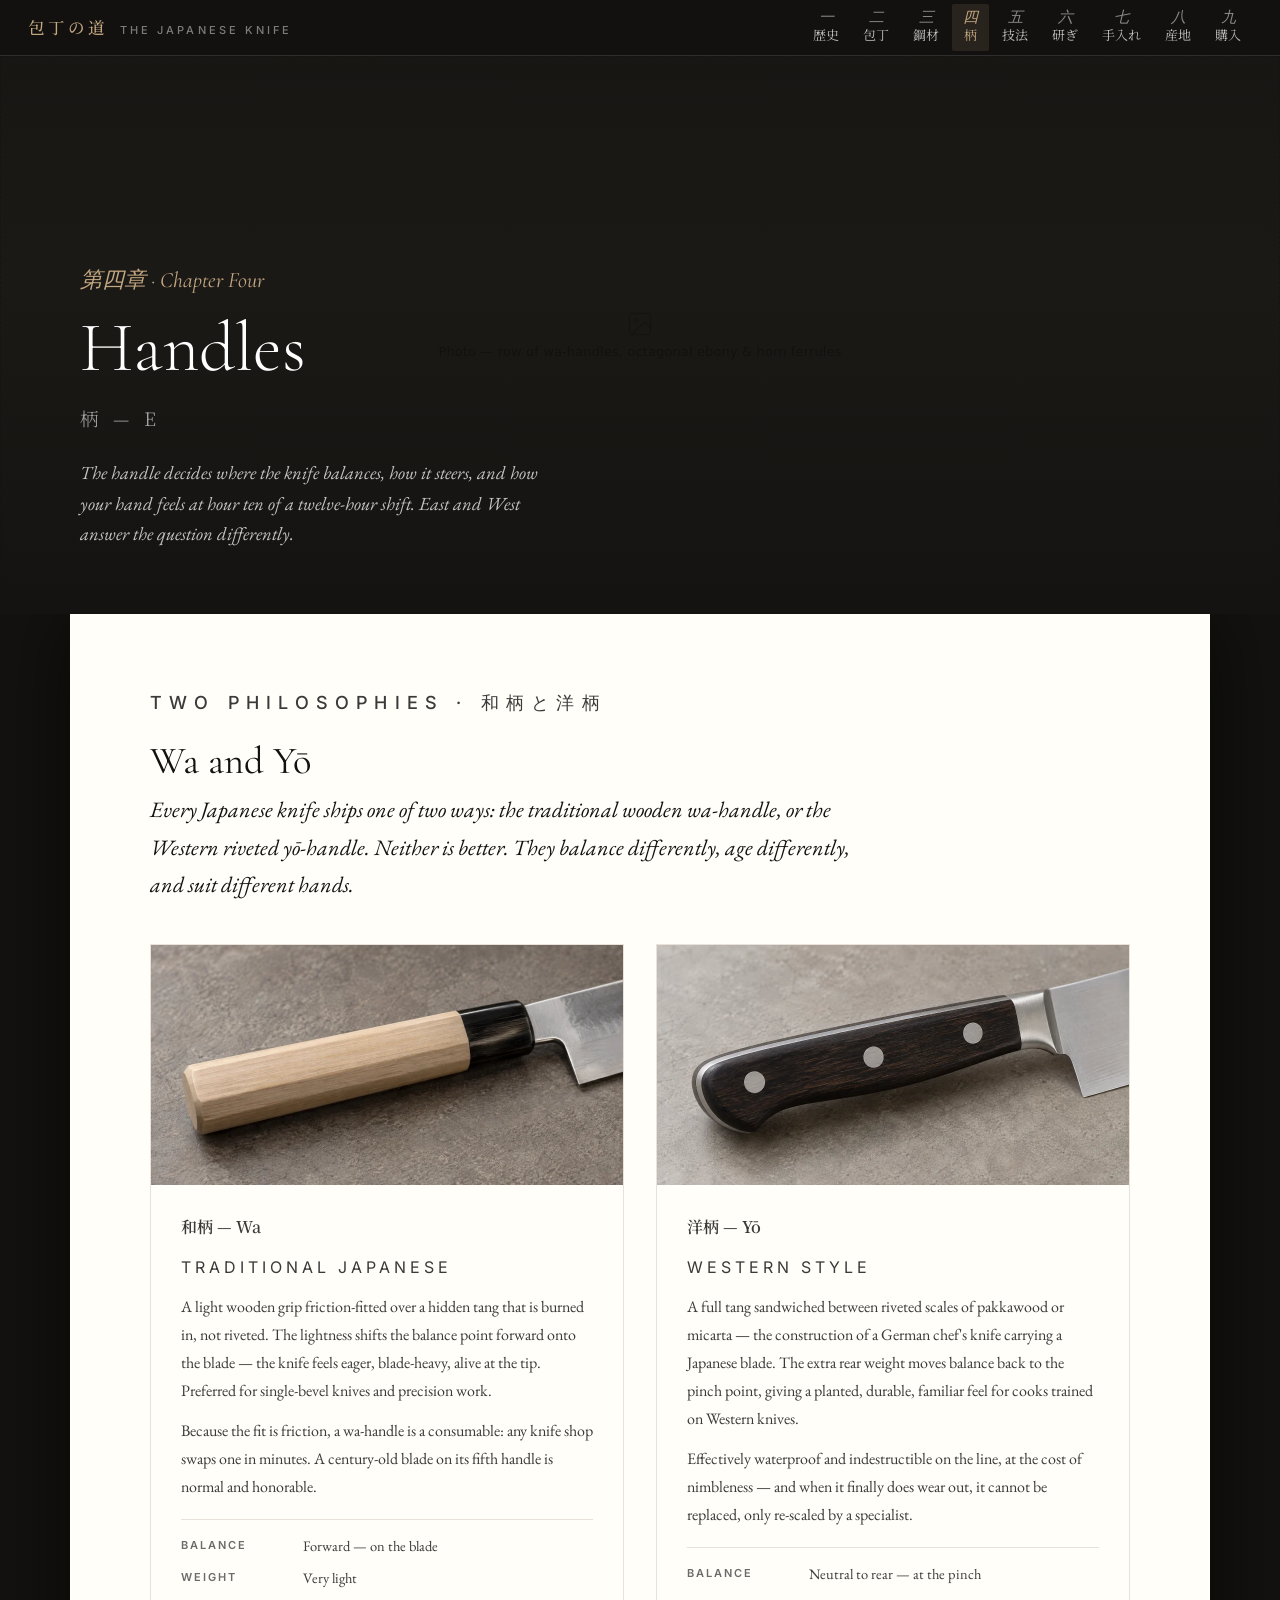
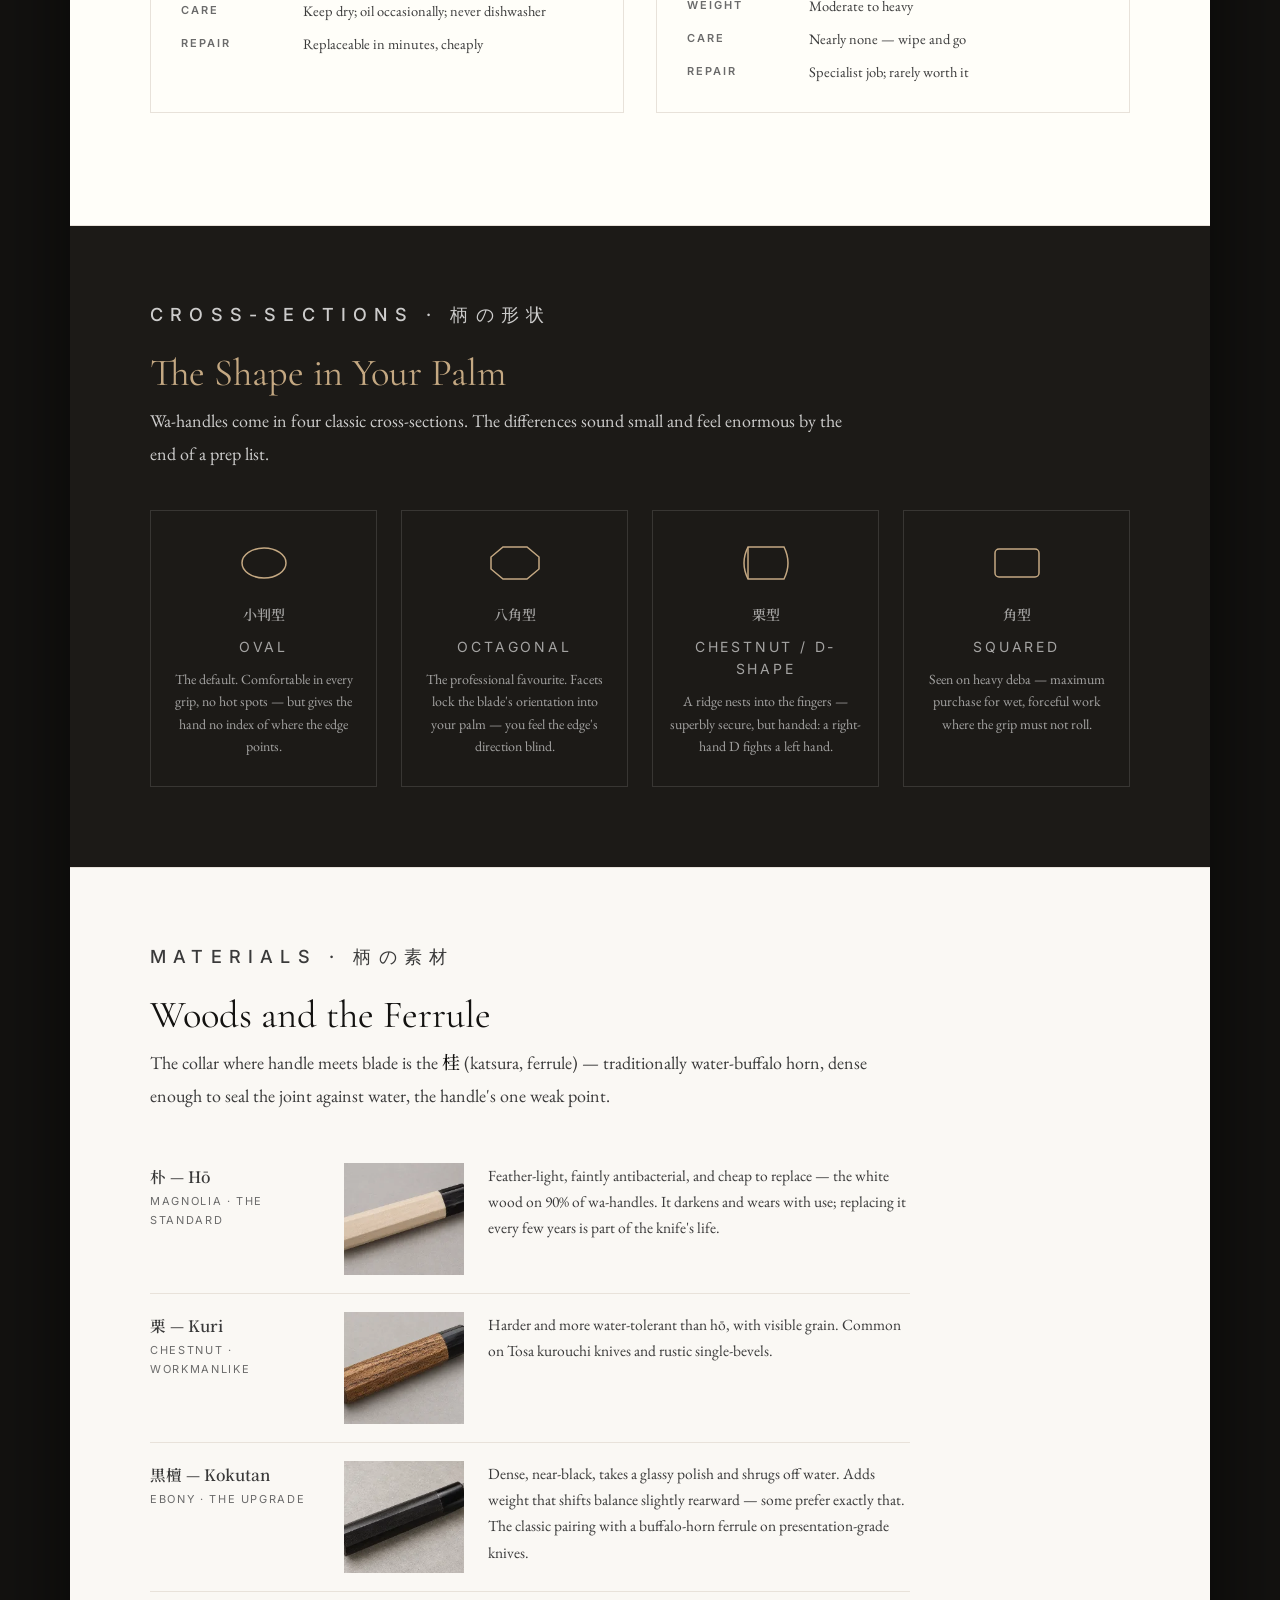
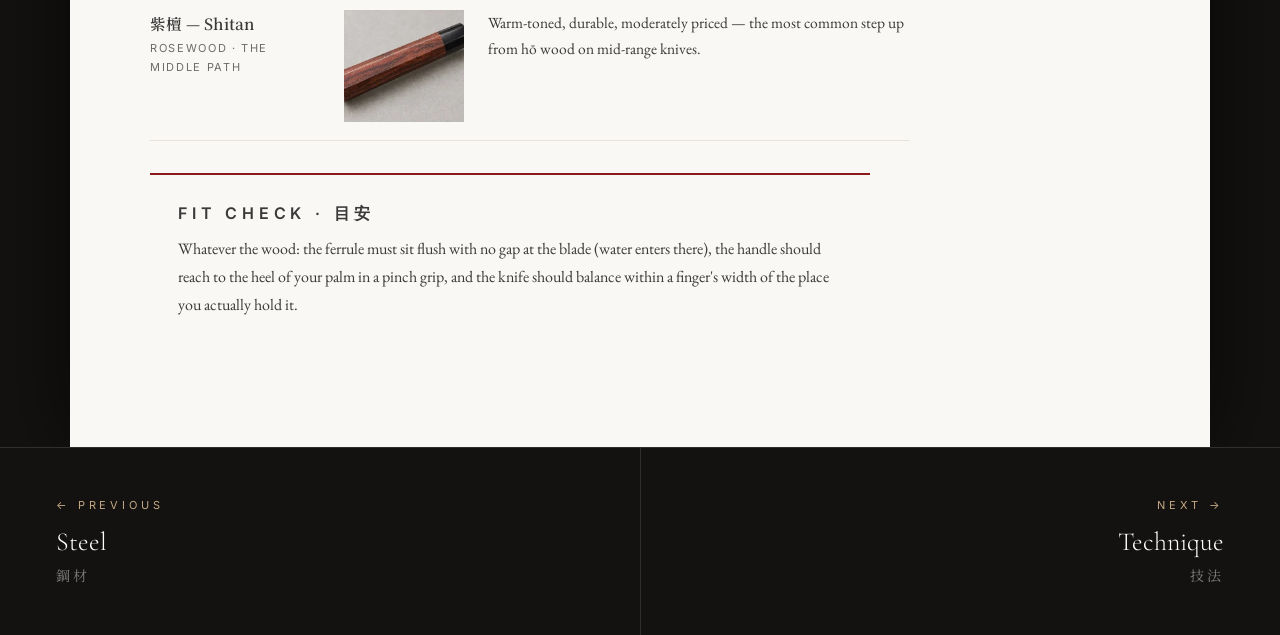
<file: knife-guide/04-handles.html>
<!DOCTYPE html>
<html lang="en">

<head>
    <meta charset="UTF-8">
    <meta name="viewport" content="width=device-width, initial-scale=1.0">
    <title>第四章 柄 Handles — The Japanese Knife</title>
    <link rel="preconnect" href="https://fonts.googleapis.com">
    <link rel="preconnect" href="https://fonts.gstatic.com" crossorigin>
    <link href="https://fonts.googleapis.com/css2?family=Cormorant+Garamond:ital,wght@0,300;0,400;0,500;1,300;1,400&family=EB+Garamond:ital,wght@0,400;0,500;1,400&family=Noto+Serif+JP:wght@300;400;500;600&family=Inter:wght@400;500;600&display=swap" rel="stylesheet">
    <link rel="stylesheet" href="css/style.css">
    <style>
        .wa-yo { display: grid; grid-template-columns: 1fr 1fr; gap: 32px; margin: 40px 0; }

        .handle-card { border: 1px solid var(--rule-light); background: var(--warm-white); }
        .handle-card image-slot { width: 100%; height: 240px; }
        .handle-card__body { padding: 28px 30px; }
        .handle-card__jp { font-family: var(--font-jp); font-size: 26px; font-weight: 600; color: var(--ink); }
        .handle-card__en { font-family: var(--font-sans); font-size: 11px; letter-spacing: 0.25em; text-transform: uppercase; color: var(--accent); margin: 4px 0 16px; }
        .handle-card p { font-size: 16px; line-height: 1.75; color: var(--ink-mid); margin-bottom: 12px; }
        .handle-card p:last-child { margin-bottom: 0; }

        .handle-traits { border-top: 1px solid var(--rule-light); margin-top: 18px; padding-top: 14px; display: grid; gap: 8px; }
        .handle-trait { display: grid; grid-template-columns: 110px 1fr; gap: 12px; font-size: 14.5px; }
        .handle-trait b { font-family: var(--font-sans); font-size: 11px; font-weight: 600; letter-spacing: 0.18em; text-transform: uppercase; color: var(--ink-light); padding-top: 2px; }
        .handle-trait span { color: var(--ink-mid); }

        /* cross-section shapes */
        .shape-row { display: grid; grid-template-columns: repeat(4, 1fr); gap: 24px; margin: 40px 0 8px; }
        .shape { text-align: center; padding: 28px 16px; border: 1px solid var(--rule-dark); background: var(--ink-2); }
        .shape svg { display: block; margin: 0 auto 16px; }
        .shape__jp { font-family: var(--font-jp); font-size: 16.5px; font-weight: 600; color: #fff; }
        .shape__en { font-family: var(--font-sans); font-size: 10.5px; letter-spacing: 0.2em; text-transform: uppercase; color: var(--gold); margin-top: 3px; }
        .shape p { font-size: 14px; line-height: 1.6; color: rgba(255, 255, 255, 0.6); margin-top: 10px; }

        /* woods table */
        .wood-list { margin: 32px 0; max-width: 760px; }
        .wood { display: grid; grid-template-columns: 170px 120px 1fr; gap: 24px; align-items: start; padding: 18px 0; border-bottom: 1px solid var(--rule-light); }
        .wood__name { font-family: var(--font-jp); font-size: 18.5px; font-weight: 600; color: var(--ink); }
        .wood__name small { display: block; font-family: var(--font-sans); font-weight: 400; font-size: 11px; letter-spacing: 0.15em; text-transform: uppercase; color: var(--ink-light); margin-top: 3px; }
        .wood image-slot { width: 120px; height: 112px; }
        .wood p { font-size: 15.5px; line-height: 1.7; color: var(--ink-mid); }

        @media (max-width: 900px) {
            .wa-yo { grid-template-columns: 1fr; }
            .shape-row { grid-template-columns: repeat(2, 1fr); }
            .wood { grid-template-columns: 1fr; gap: 6px; }
        }
    </style>
</head>

<body data-screen-label="Ch.4 Handles 柄">
    <div id="site-nav"></div>

    <header class="chapter-hero" data-screen-label="Handles hero">
        <div class="chapter-hero__media">
            <image-slot id="handles-hero" shape="rect" placeholder="Photo — row of wa-handles, octagonal ebony & horn ferrules"></image-slot>
        </div>
        <div class="chapter-hero__scrim"></div>
        <div class="chapter-hero__content">
            <p class="chapter-hero__number">第四章 · Chapter Four</p>
            <h1 class="chapter-hero__title">Handles</h1>
            <p class="chapter-hero__jp">柄 — E</p>
            <p class="chapter-hero__standfirst">The handle decides where the knife balances, how it
                steers, and how your hand feels at hour ten of a twelve-hour shift. East and West
                answer the question differently.</p>
        </div>
    </header>

    <div class="page-wrapper">

        <section class="section" data-screen-label="Wa vs Yo">
            <div class="prose reveal">
                <p class="section__eyebrow">Two Philosophies · 和柄と洋柄</p>
                <h2 class="section__title">Wa and Yō</h2>
                <p class="lede">Every Japanese knife ships one of two ways: the traditional wooden
                    wa-handle, or the Western riveted yō-handle. Neither is better. They balance
                    differently, age differently, and suit different hands.</p>
            </div>

            <div class="wa-yo reveal">
                <div class="handle-card">
                    <image-slot id="wa-photo" src="assets/photos/wa-photo.webp" shape="rect" placeholder="Photo — wa-handle close-up, ho wood + buffalo horn ferrule"></image-slot>
                    <div class="handle-card__body">
                        <p class="handle-card__jp">和柄 — Wa</p>
                        <p class="handle-card__en">Traditional Japanese</p>
                        <p>A light wooden grip friction-fitted over a hidden tang that is burned in,
                            not riveted. The lightness shifts the balance point forward onto the
                            blade — the knife feels eager, blade-heavy, alive at the tip. Preferred
                            for single-bevel knives and precision work.</p>
                        <p>Because the fit is friction, a wa-handle is a consumable: any knife shop
                            swaps one in minutes. A century-old blade on its fifth handle is normal
                            and honorable.</p>
                        <div class="handle-traits">
                            <div class="handle-trait"><b>Balance</b><span>Forward — on the blade</span></div>
                            <div class="handle-trait"><b>Weight</b><span>Very light</span></div>
                            <div class="handle-trait"><b>Care</b><span>Keep dry; oil occasionally; never dishwasher</span></div>
                            <div class="handle-trait"><b>Repair</b><span>Replaceable in minutes, cheaply</span></div>
                        </div>
                    </div>
                </div>
                <div class="handle-card">
                    <image-slot id="yo-photo" src="assets/photos/yo-photo.webp" shape="rect" placeholder="Photo — yo-handle close-up, riveted pakkawood, full tang"></image-slot>
                    <div class="handle-card__body">
                        <p class="handle-card__jp">洋柄 — Yō</p>
                        <p class="handle-card__en">Western style</p>
                        <p>A full tang sandwiched between riveted scales of pakkawood or micarta —
                            the construction of a German chef's knife carrying a Japanese blade. The
                            extra rear weight moves balance back to the pinch point, giving a planted,
                            durable, familiar feel for cooks trained on Western knives.</p>
                        <p>Effectively waterproof and indestructible on the line, at the cost of
                            nimbleness — and when it finally does wear out, it cannot be replaced,
                            only re-scaled by a specialist.</p>
                        <div class="handle-traits">
                            <div class="handle-trait"><b>Balance</b><span>Neutral to rear — at the pinch</span></div>
                            <div class="handle-trait"><b>Weight</b><span>Moderate to heavy</span></div>
                            <div class="handle-trait"><b>Care</b><span>Nearly none — wipe and go</span></div>
                            <div class="handle-trait"><b>Repair</b><span>Specialist job; rarely worth it</span></div>
                        </div>
                    </div>
                </div>
            </div>
        </section>

        <section class="section section--dark" data-screen-label="Handle shapes">
            <div class="prose reveal">
                <p class="section__eyebrow">Cross-sections · 柄の形状</p>
                <h2 class="section__title">The Shape in Your Palm</h2>
                <p>Wa-handles come in four classic cross-sections. The differences sound small and
                    feel enormous by the end of a prep list.</p>
            </div>
            <div class="shape-row reveal">
                <div class="shape">
                    <svg width="64" height="48" viewBox="0 0 64 48"><ellipse cx="32" cy="24" rx="22" ry="15" fill="none" stroke="#C4A882" stroke-width="1.5"></ellipse></svg>
                    <p class="shape__jp">小判型</p>
                    <p class="shape__en">Oval</p>
                    <p>The default. Comfortable in every grip, no hot spots — but gives the hand no
                        index of where the edge points.</p>
                </div>
                <div class="shape">
                    <svg width="64" height="48" viewBox="0 0 64 48"><polygon points="20,8 44,8 56,18 56,30 44,40 20,40 8,30 8,18" fill="none" stroke="#C4A882" stroke-width="1.5"></polygon></svg>
                    <p class="shape__jp">八角型</p>
                    <p class="shape__en">Octagonal</p>
                    <p>The professional favourite. Facets lock the blade's orientation into your palm
                        — you feel the edge's direction blind.</p>
                </div>
                <div class="shape">
                    <svg width="64" height="48" viewBox="0 0 64 48"><path d="M14 8 L50 8 Q58 24 50 40 L14 40 Q6 24 14 8 Z" fill="none" stroke="#C4A882" stroke-width="1.5"></path><line x1="14" y1="8" x2="14" y2="40" stroke="#C4A882" stroke-width="1.5"></line></svg>
                    <p class="shape__jp">栗型</p>
                    <p class="shape__en">Chestnut / D-shape</p>
                    <p>A ridge nests into the fingers — superbly secure, but handed: a right-hand D
                        fights a left hand.</p>
                </div>
                <div class="shape">
                    <svg width="64" height="48" viewBox="0 0 64 48"><rect x="10" y="10" width="44" height="28" rx="4" fill="none" stroke="#C4A882" stroke-width="1.5"></rect></svg>
                    <p class="shape__jp">角型</p>
                    <p class="shape__en">Squared</p>
                    <p>Seen on heavy deba — maximum purchase for wet, forceful work where the grip
                        must not roll.</p>
                </div>
            </div>
        </section>

        <section class="section section--cream" data-screen-label="Woods">
            <div class="prose reveal">
                <p class="section__eyebrow">Materials · 柄の素材</p>
                <h2 class="section__title">Woods and the Ferrule</h2>
                <p>The collar where handle meets blade is the <span class="jp-term">桂</span>
                    (katsura, ferrule) — traditionally water-buffalo horn, dense enough to seal the
                    joint against water, the handle's one weak point.</p>
            </div>
            <div class="wood-list reveal">
                <div class="wood">
                    <p class="wood__name">朴 — Hō<small>Magnolia · the standard</small></p>
                    <image-slot id="wood-ho" src="assets/photos/wood-ho.webp" shape="rect" placeholder="朴"></image-slot>
                    <p>Feather-light, faintly antibacterial, and cheap to replace — the white wood on
                        90% of wa-handles. It darkens and wears with use; replacing it every few years
                        is part of the knife's life.</p>
                </div>
                <div class="wood">
                    <p class="wood__name">栗 — Kuri<small>Chestnut · workmanlike</small></p>
                    <image-slot id="wood-kuri" src="assets/photos/wood-kuri.webp" shape="rect" placeholder="栗"></image-slot>
                    <p>Harder and more water-tolerant than hō, with visible grain. Common on Tosa
                        kurouchi knives and rustic single-bevels.</p>
                </div>
                <div class="wood">
                    <p class="wood__name">黒檀 — Kokutan<small>Ebony · the upgrade</small></p>
                    <image-slot id="wood-kokutan" src="assets/photos/wood-kokutan.webp" shape="rect" placeholder="黒檀"></image-slot>
                    <p>Dense, near-black, takes a glassy polish and shrugs off water. Adds weight that
                        shifts balance slightly rearward — some prefer exactly that. The classic
                        pairing with a buffalo-horn ferrule on presentation-grade knives.</p>
                </div>
                <div class="wood">
                    <p class="wood__name">紫檀 — Shitan<small>Rosewood · the middle path</small></p>
                    <image-slot id="wood-shitan" src="assets/photos/wood-shitan.webp" shape="rect" placeholder="紫檀"></image-slot>
                    <p>Warm-toned, durable, moderately priced — the most common step up from hō wood
                        on mid-range knives.</p>
                </div>
            </div>
            <div class="callout reveal">
                <p class="callout__label">Fit check · 目安</p>
                <p>Whatever the wood: the ferrule must sit flush with no gap at the blade (water
                    enters there), the handle should reach to the heel of your palm in a pinch grip,
                    and the knife should balance within a finger's width of the place you actually
                    hold it.</p>
            </div>
        </section>
    </div>

    <div id="chapter-footer"></div>

    <script src="js/image-slot.js"></script>
    <script src="js/site.js"></script>
</body>

</html>
</file>
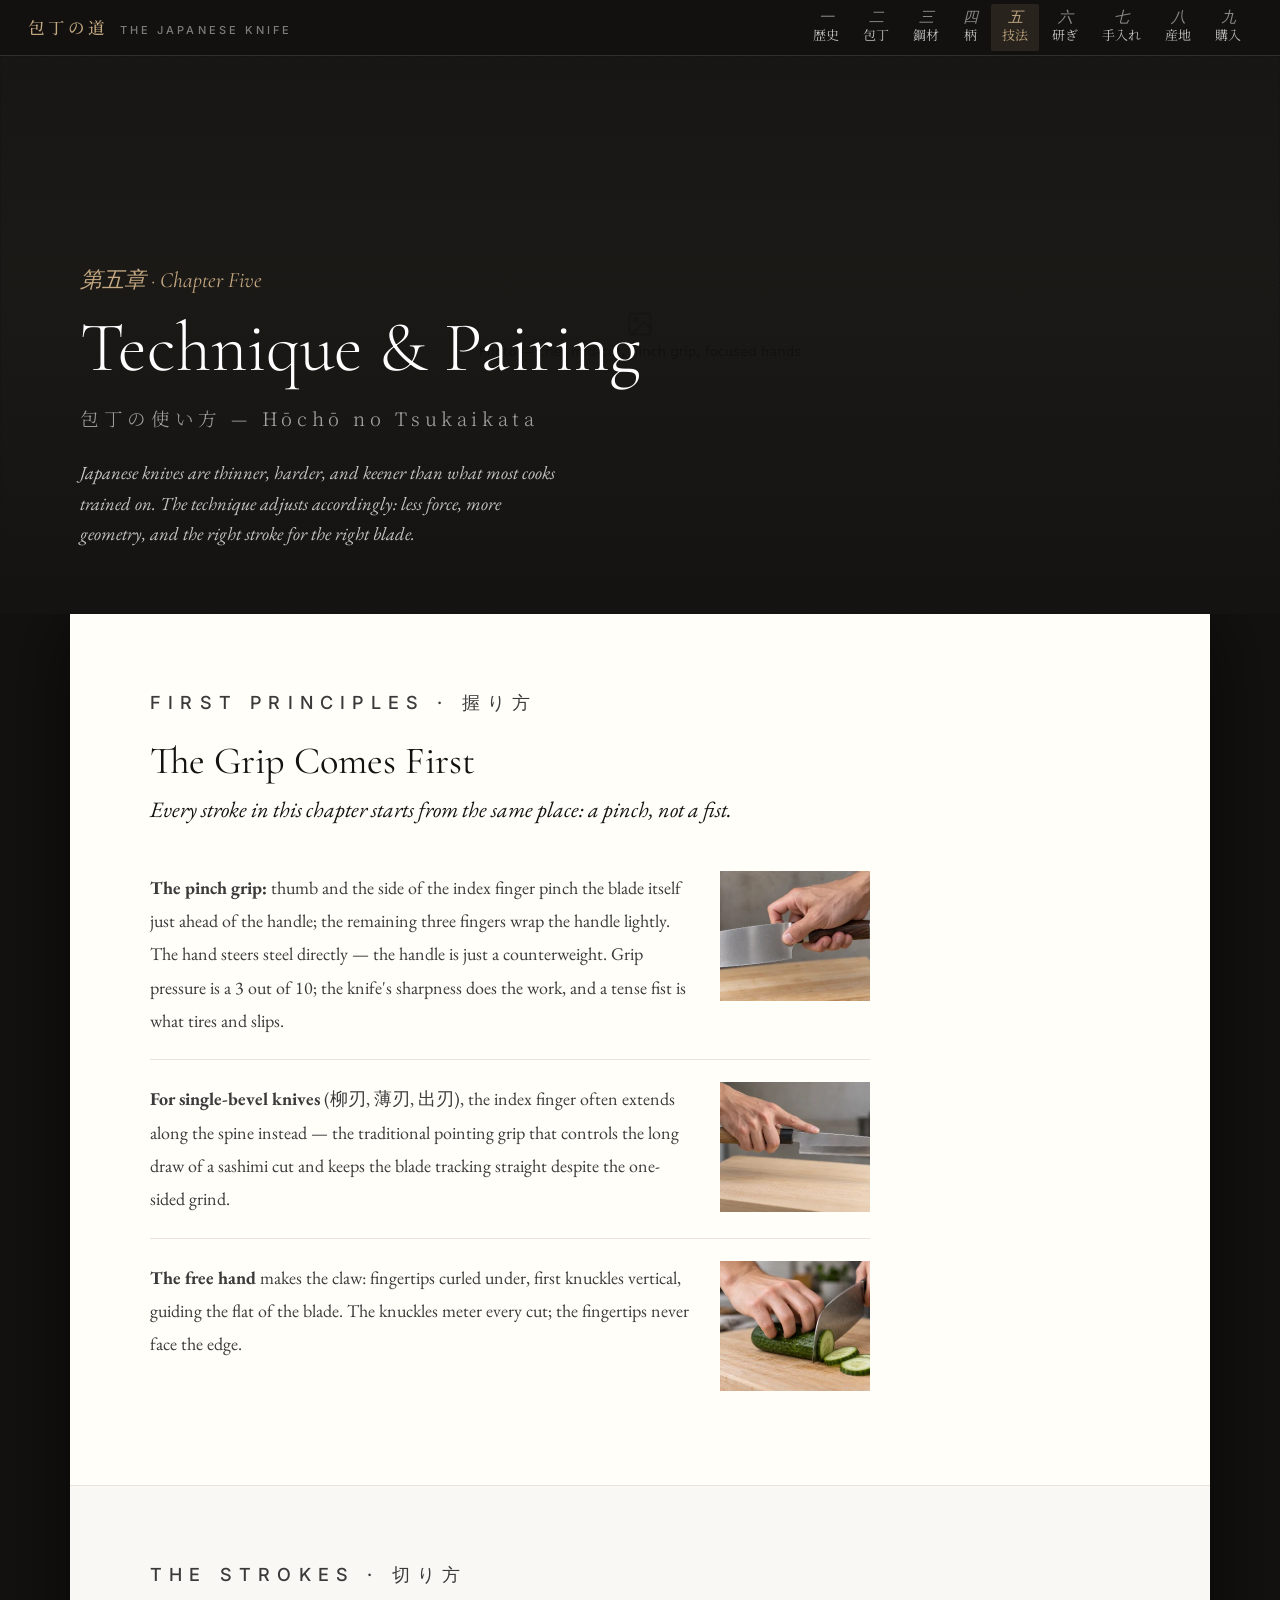
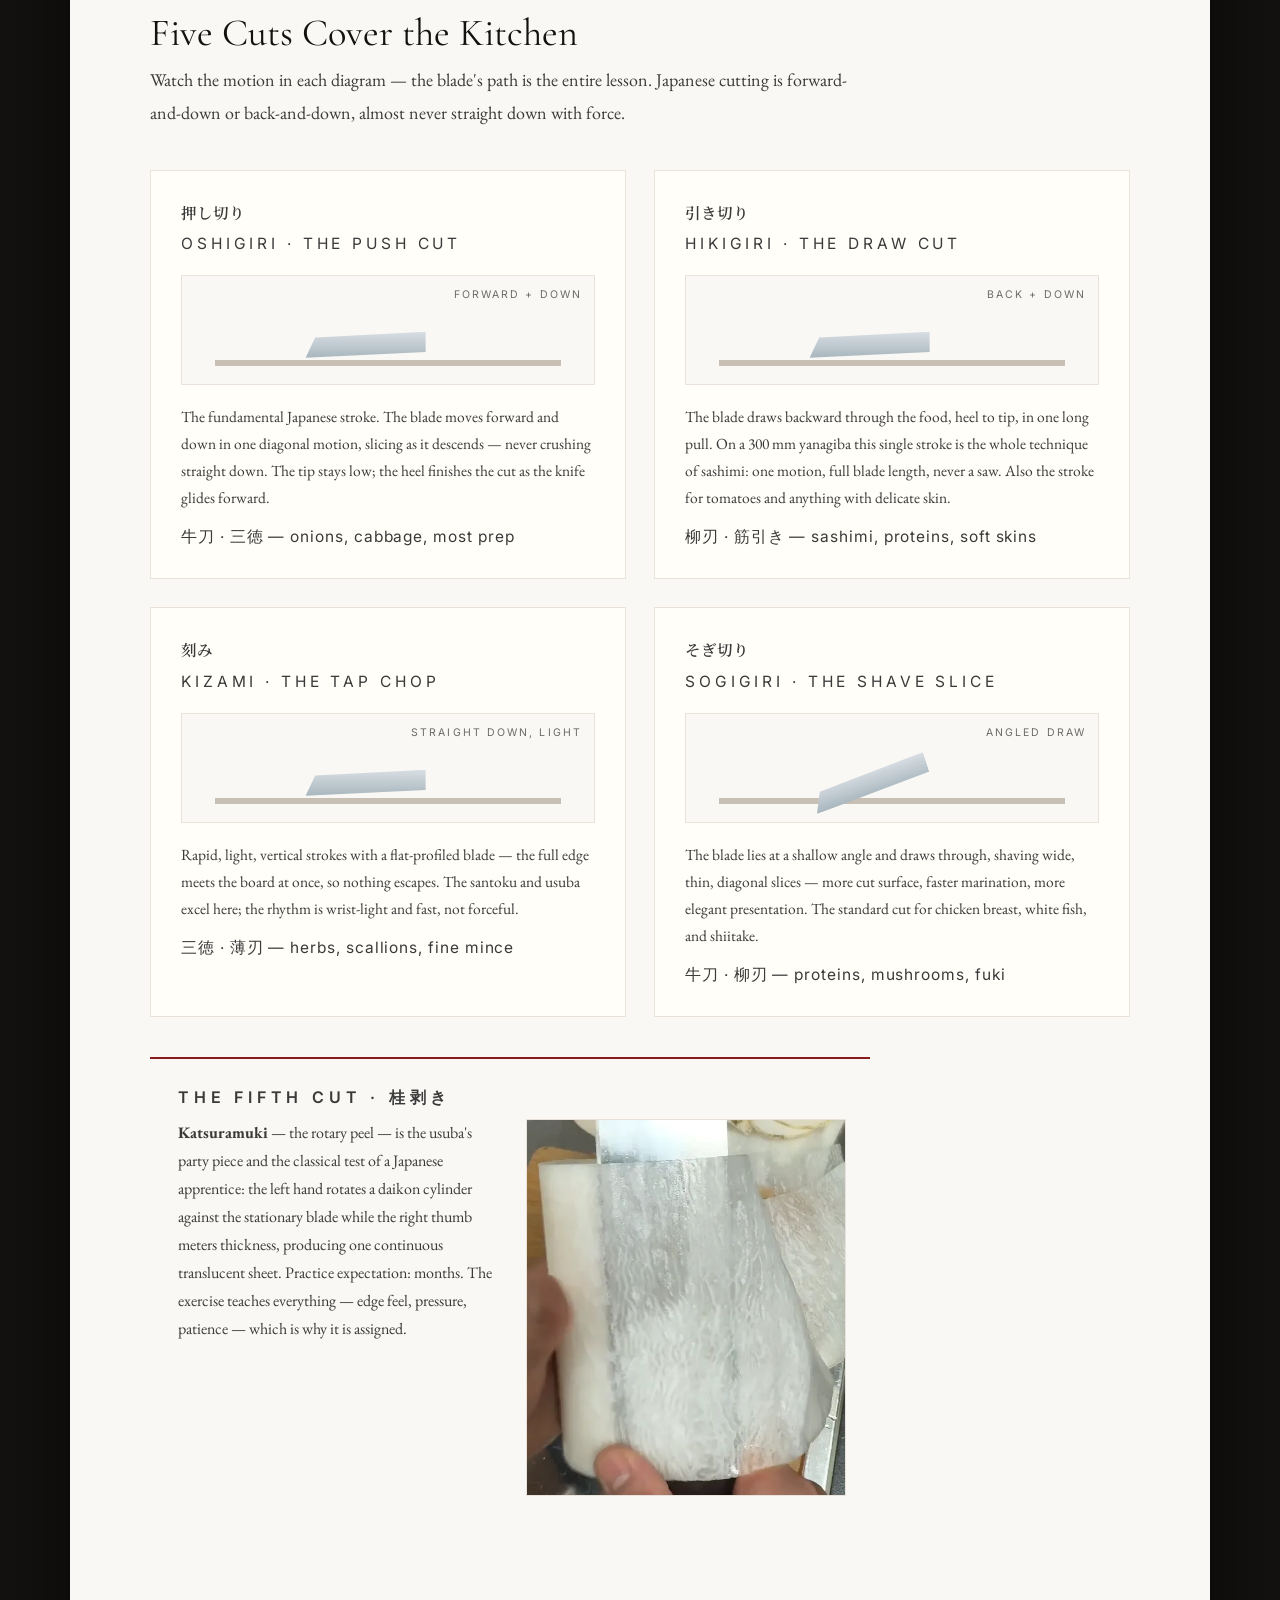
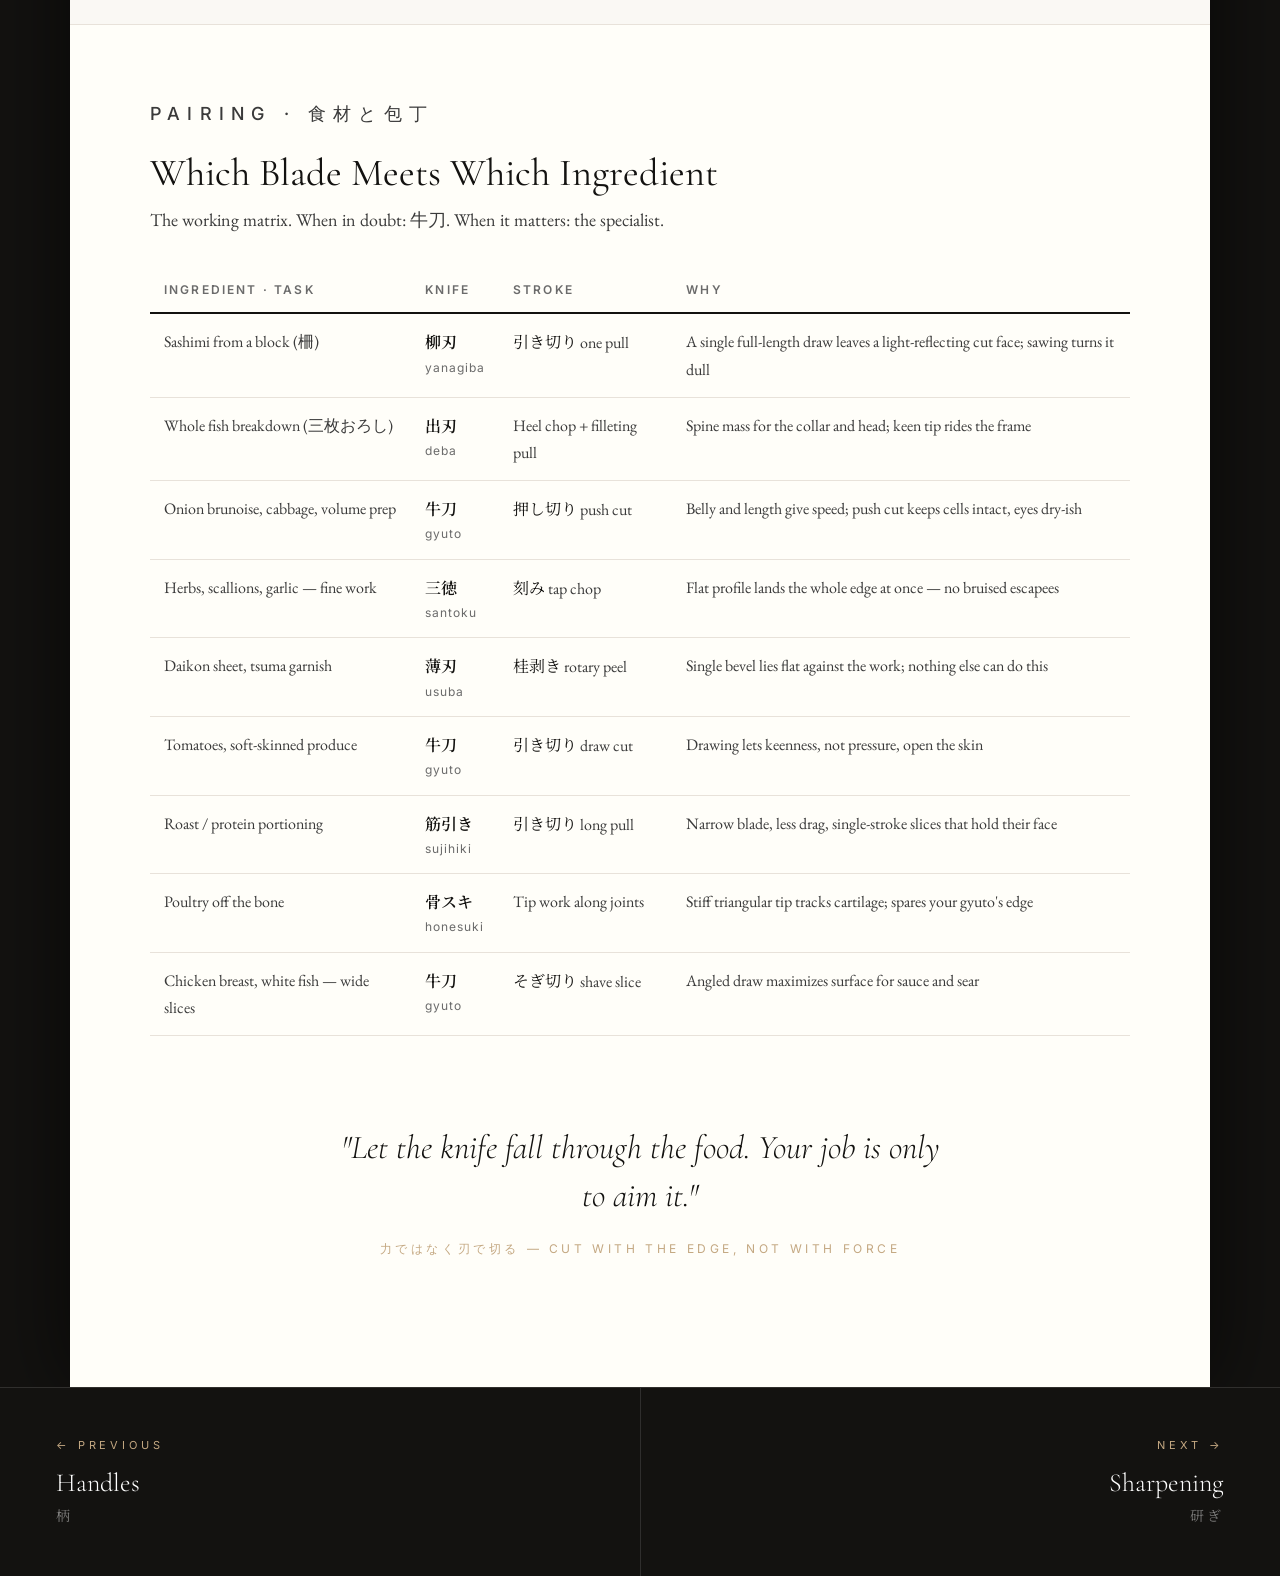
<file: knife-guide/05-technique.html>
<!DOCTYPE html>
<html lang="en">

<head>
    <meta charset="UTF-8">
    <meta name="viewport" content="width=device-width, initial-scale=1.0">
    <title>第五章 技法 Technique & Pairing — The Japanese Knife</title>
    <link rel="preconnect" href="https://fonts.googleapis.com">
    <link rel="preconnect" href="https://fonts.gstatic.com" crossorigin>
    <link href="https://fonts.googleapis.com/css2?family=Cormorant+Garamond:ital,wght@0,300;0,400;0,500;1,300;1,400&family=EB+Garamond:ital,wght@0,400;0,500;1,400&family=Noto+Serif+JP:wght@300;400;500;600&family=Inter:wght@400;500;600&display=swap" rel="stylesheet">
    <link rel="stylesheet" href="css/style.css">
    <style>
        .kmuki-row { display: grid; grid-template-columns: minmax(0,1fr) minmax(0,1fr); gap: 32px; align-items: start; }
        @media (max-width: 700px) { .kmuki-row { grid-template-columns: 1fr; } }
        .kmuki-video { position: relative; margin: 0 auto; width: 100%; max-width: 320px; aspect-ratio: 9/16; background: var(--rule-light); border: 1px solid var(--rule-light); }
        .kmuki-video video { width: 100%; height: 100%; display: block; object-fit: contain; background: #000; }
        .kmuki-video__ph { display: none; position: absolute; inset: 0; align-items: center; justify-content: center; font-size: 15px; letter-spacing: .04em; opacity: .7; }
        .kmuki-video.is-empty video { visibility: hidden; }
        .kmuki-video.is-empty .kmuki-video__ph { display: flex; }
        .grip-row { display: grid; grid-template-columns: 1fr 150px; gap: 26px; align-items: start; padding: 22px 0; border-bottom: 1px solid var(--rule-light); }
        .grip-row:last-child { border-bottom: none; }
        .grip-row p { margin: 0; }
        .grip-row image-slot { width: 150px; height: 130px; }
        @media (max-width: 700px) { .grip-row { grid-template-columns: 1fr; } .grip-row image-slot { width: 100%; height: 180px; } }

        /* ============ STROKE CARDS w/ MOTION DIAGRAM ============ */
        .stroke-grid { display: grid; grid-template-columns: repeat(2, 1fr); gap: 28px; margin: 40px 0; }

        .stroke-card { border: 1px solid var(--rule-light); background: var(--warm-white); padding: 28px 30px; }

        .stroke-card__jp { font-family: var(--font-jp); font-size: 24px; font-weight: 600; color: var(--ink); }
        .stroke-card__en { font-family: var(--font-sans); font-size: 11px; letter-spacing: 0.25em; text-transform: uppercase; color: var(--accent); margin: 4px 0 18px; }

        .stroke-diagram {
            height: 110px;
            background: var(--cream);
            border: 1px solid var(--rule-light);
            position: relative;
            overflow: hidden;
            margin-bottom: 18px;
        }

        .stroke-diagram__board { position: absolute; left: 8%; right: 8%; bottom: 18px; height: 6px; background: var(--rule); }

        .stroke-diagram__blade {
            position: absolute;
            left: 30%;
            bottom: 26px;
            width: 120px;
            height: 26px;
            background: linear-gradient(180deg, #D8DEE3, #A8B6BE);
            clip-path: polygon(0 100%, 100% 78%, 100% 0, 8% 22%);
        }

        @media (prefers-reduced-motion: no-preference) {
            .is-visible .stroke-diagram__blade--push { animation: pushCut 2.6s ease-in-out infinite; }
            .is-visible .stroke-diagram__blade--pull { animation: pullCut 2.6s ease-in-out infinite; }
            .is-visible .stroke-diagram__blade--tap { animation: tapCut 1.6s ease-in-out infinite; }
            .is-visible .stroke-diagram__blade--sogi { animation: sogiCut 2.8s ease-in-out infinite; transform: rotate(-18deg); }
        }

        @keyframes pushCut {
            0%, 100% { transform: translate(0, -34px); }
            45%, 60% { transform: translate(34px, 0); }
        }

        @keyframes pullCut {
            0%, 100% { transform: translate(26px, -34px); }
            45%, 60% { transform: translate(-30px, 0); }
        }

        @keyframes tapCut {
            0%, 100% { transform: translateY(-26px); }
            40%, 55% { transform: translateY(0); }
        }

        @keyframes sogiCut {
            0%, 100% { transform: rotate(-18deg) translate(20px, -22px); }
            50%, 62% { transform: rotate(-18deg) translate(-18px, 6px); }
        }

        .stroke-diagram__label {
            position: absolute;
            top: 10px;
            right: 12px;
            font-family: var(--font-sans);
            font-size: 10.5px;
            letter-spacing: 0.2em;
            text-transform: uppercase;
            color: var(--ink-light);
        }

        .stroke-card p { font-size: 15.5px; line-height: 1.75; color: var(--ink-mid); }
        .stroke-card__use { margin-top: 12px; font-family: var(--font-sans); font-size: 12.5px; letter-spacing: 0.06em; color: var(--accent); }

        /* pairing table tweaks */
        .pairing-note { font-family: var(--font-jp); color: var(--ink); }

        @media (max-width: 900px) {
            .stroke-grid { grid-template-columns: 1fr; }
            .table-scroll { overflow-x: auto; }
        }
        .table-scroll { overflow-x: auto; }
    </style>
</head>

<body data-screen-label="Ch.5 Technique 技法">
    <div id="site-nav"></div>

    <header class="chapter-hero" data-screen-label="Technique hero">
        <div class="chapter-hero__media">
            <image-slot id="technique-hero" shape="rect" placeholder="Photo — chef mid-cut, pinch grip, focused hands"></image-slot>
        </div>
        <div class="chapter-hero__scrim"></div>
        <div class="chapter-hero__content">
            <p class="chapter-hero__number">第五章 · Chapter Five</p>
            <h1 class="chapter-hero__title">Technique &amp; Pairing</h1>
            <p class="chapter-hero__jp">包丁の使い方 — Hōchō no Tsukaikata</p>
            <p class="chapter-hero__standfirst">Japanese knives are thinner, harder, and keener than
                what most cooks trained on. The technique adjusts accordingly: less force, more
                geometry, and the right stroke for the right blade.</p>
        </div>
    </header>

    <div class="page-wrapper">

        <section class="section" data-screen-label="The grip">
            <div class="prose reveal">
                <p class="section__eyebrow">First Principles · 握り方</p>
                <h2 class="section__title">The Grip Comes First</h2>
                <p class="lede">Every stroke in this chapter starts from the same place: a pinch, not
                    a fist.</p>
                <div class="grip-row">
                    <p><strong>The pinch grip:</strong> thumb and the side of the index finger pinch the
                        blade itself just ahead of the handle; the remaining three fingers wrap the
                        handle lightly. The hand steers steel directly — the handle is just a counterweight.
                        Grip pressure is a 3 out of 10; the knife's sharpness does the work, and a tense
                        fist is what tires and slips.</p>
                    <image-slot id="grip-pinch" src="assets/photos/grip-pinch.webp" shape="rect" placeholder="Photo — pinch grip"></image-slot>
                </div>
                <div class="grip-row">
                    <p><strong>For single-bevel knives</strong> (柳刃, 薄刃, 出刃), the index finger often
                        extends along the spine instead — the traditional pointing grip that controls the
                        long draw of a sashimi cut and keeps the blade tracking straight despite the
                        one-sided grind.</p>
                    <image-slot id="grip-pointing" src="assets/photos/grip-pointing.webp" shape="rect" placeholder="Photo — pointing grip"></image-slot>
                </div>
                <div class="grip-row">
                    <p><strong>The free hand</strong> makes the claw: fingertips curled under, first
                        knuckles vertical, guiding the flat of the blade. The knuckles meter every cut;
                        the fingertips never face the edge.</p>
                    <image-slot id="grip-claw" src="assets/photos/grip-claw.webp" shape="rect" placeholder="Photo — claw hand"></image-slot>
                </div>
            </div>
        </section>

        <section class="section section--cream" data-screen-label="The strokes">
            <div class="prose reveal">
                <p class="section__eyebrow">The Strokes · 切り方</p>
                <h2 class="section__title">Five Cuts Cover the Kitchen</h2>
                <p>Watch the motion in each diagram — the blade's path is the entire lesson. Japanese
                    cutting is forward-and-down or back-and-down, almost never straight down with
                    force.</p>
            </div>

            <div class="stroke-grid">
                <div class="stroke-card reveal">
                    <p class="stroke-card__jp">押し切り</p>
                    <p class="stroke-card__en">Oshigiri · the push cut</p>
                    <div class="stroke-diagram">
                        <div class="stroke-diagram__board"></div>
                        <div class="stroke-diagram__blade stroke-diagram__blade--push"></div>
                        <span class="stroke-diagram__label">forward + down</span>
                    </div>
                    <p>The fundamental Japanese stroke. The blade moves forward and down in one
                        diagonal motion, slicing as it descends — never crushing straight down. The
                        tip stays low; the heel finishes the cut as the knife glides forward.</p>
                    <p class="stroke-card__use">牛刀 · 三徳 — onions, cabbage, most prep</p>
                </div>

                <div class="stroke-card reveal">
                    <p class="stroke-card__jp">引き切り</p>
                    <p class="stroke-card__en">Hikigiri · the draw cut</p>
                    <div class="stroke-diagram">
                        <div class="stroke-diagram__board"></div>
                        <div class="stroke-diagram__blade stroke-diagram__blade--pull"></div>
                        <span class="stroke-diagram__label">back + down</span>
                    </div>
                    <p>The blade draws backward through the food, heel to tip, in one long pull. On
                        a 300 mm yanagiba this single stroke is the whole technique of sashimi: one
                        motion, full blade length, never a saw. Also the stroke for tomatoes and
                        anything with delicate skin.</p>
                    <p class="stroke-card__use">柳刃 · 筋引き — sashimi, proteins, soft skins</p>
                </div>

                <div class="stroke-card reveal">
                    <p class="stroke-card__jp">刻み</p>
                    <p class="stroke-card__en">Kizami · the tap chop</p>
                    <div class="stroke-diagram">
                        <div class="stroke-diagram__board"></div>
                        <div class="stroke-diagram__blade stroke-diagram__blade--tap"></div>
                        <span class="stroke-diagram__label">straight down, light</span>
                    </div>
                    <p>Rapid, light, vertical strokes with a flat-profiled blade — the full edge
                        meets the board at once, so nothing escapes. The santoku and usuba excel
                        here; the rhythm is wrist-light and fast, not forceful.</p>
                    <p class="stroke-card__use">三徳 · 薄刃 — herbs, scallions, fine mince</p>
                </div>

                <div class="stroke-card reveal">
                    <p class="stroke-card__jp">そぎ切り</p>
                    <p class="stroke-card__en">Sogigiri · the shave slice</p>
                    <div class="stroke-diagram">
                        <div class="stroke-diagram__board"></div>
                        <div class="stroke-diagram__blade stroke-diagram__blade--sogi"></div>
                        <span class="stroke-diagram__label">angled draw</span>
                    </div>
                    <p>The blade lies at a shallow angle and draws through, shaving wide, thin,
                        diagonal slices — more cut surface, faster marination, more elegant
                        presentation. The standard cut for chicken breast, white fish, and shiitake.</p>
                    <p class="stroke-card__use">牛刀 · 柳刃 — proteins, mushrooms, fuki</p>
                </div>
            </div>

            <div class="callout reveal">
                <p class="callout__label">The fifth cut · 桂剥き</p>
                <div class="kmuki-row"><div><p><strong>Katsuramuki</strong> — the rotary peel — is the usuba's party piece and the
                    classical test of a Japanese apprentice: the left hand rotates a daikon cylinder
                    against the stationary blade while the right thumb meters thickness, producing one
                    continuous translucent sheet. Practice expectation: months. The exercise teaches
                    everything — edge feel, pressure, patience — which is why it is assigned.</p></div>
                <div class="kmuki-video" style="width: 331px; height: 377px"><span class="kmuki-video__ph">Video — katsuramuki (rotary peel)</span><img src="assets/katsuramuki-still.webp" alt="Katsuramuki — rotary-peeling a daikon into one continuous sheet" style="width:100%;height:100%;object-fit:cover;display:block"></div></div>
            </div>
        </section>

        <section class="section" data-screen-label="Food pairing table">
            <div class="prose reveal">
                <p class="section__eyebrow">Pairing · 食材と包丁</p>
                <h2 class="section__title">Which Blade Meets Which Ingredient</h2>
                <p>The working matrix. When in doubt: 牛刀. When it matters: the specialist.</p>
            </div>

            <div class="table-scroll reveal">
                <table class="data-table">
                    <thead>
                        <tr>
                            <th>Ingredient · task</th>
                            <th>Knife</th>
                            <th>Stroke</th>
                            <th>Why</th>
                        </tr>
                    </thead>
                    <tbody>
                        <tr>
                            <td>Sashimi from a block (柵)</td>
                            <td class="td-name">柳刃<small>yanagiba</small></td>
                            <td><span class="pairing-note">引き切り</span> one pull</td>
                            <td>A single full-length draw leaves a light-reflecting cut face; sawing turns it dull</td>
                        </tr>
                        <tr>
                            <td>Whole fish breakdown (三枚おろし)</td>
                            <td class="td-name">出刃<small>deba</small></td>
                            <td>Heel chop + filleting pull</td>
                            <td>Spine mass for the collar and head; keen tip rides the frame</td>
                        </tr>
                        <tr>
                            <td>Onion brunoise, cabbage, volume prep</td>
                            <td class="td-name">牛刀<small>gyuto</small></td>
                            <td><span class="pairing-note">押し切り</span> push cut</td>
                            <td>Belly and length give speed; push cut keeps cells intact, eyes dry-ish</td>
                        </tr>
                        <tr>
                            <td>Herbs, scallions, garlic — fine work</td>
                            <td class="td-name">三徳<small>santoku</small></td>
                            <td><span class="pairing-note">刻み</span> tap chop</td>
                            <td>Flat profile lands the whole edge at once — no bruised escapees</td>
                        </tr>
                        <tr>
                            <td>Daikon sheet, tsuma garnish</td>
                            <td class="td-name">薄刃<small>usuba</small></td>
                            <td><span class="pairing-note">桂剥き</span> rotary peel</td>
                            <td>Single bevel lies flat against the work; nothing else can do this</td>
                        </tr>
                        <tr>
                            <td>Tomatoes, soft-skinned produce</td>
                            <td class="td-name">牛刀<small>gyuto</small></td>
                            <td><span class="pairing-note">引き切り</span> draw cut</td>
                            <td>Drawing lets keenness, not pressure, open the skin</td>
                        </tr>
                        <tr>
                            <td>Roast / protein portioning</td>
                            <td class="td-name">筋引き<small>sujihiki</small></td>
                            <td><span class="pairing-note">引き切り</span> long pull</td>
                            <td>Narrow blade, less drag, single-stroke slices that hold their face</td>
                        </tr>
                        <tr>
                            <td>Poultry off the bone</td>
                            <td class="td-name">骨スキ<small>honesuki</small></td>
                            <td>Tip work along joints</td>
                            <td>Stiff triangular tip tracks cartilage; spares your gyuto's edge</td>
                        </tr>
                        <tr>
                            <td>Chicken breast, white fish — wide slices</td>
                            <td class="td-name">牛刀<small>gyuto</small></td>
                            <td><span class="pairing-note">そぎ切り</span> shave slice</td>
                            <td>Angled draw maximizes surface for sauce and sear</td>
                        </tr>
                    </tbody>
                </table>
            </div>

            <div class="pull-quote reveal">
                <blockquote>"Let the knife fall through the food. Your job is only to aim it."</blockquote>
                <cite>力ではなく刃で切る — cut with the edge, not with force</cite>
            </div>
        </section>
    </div>

    <div id="chapter-footer"></div>

    <script src="js/image-slot.js"></script>
    <script src="js/site.js"></script>
</body>

</html>
</file>
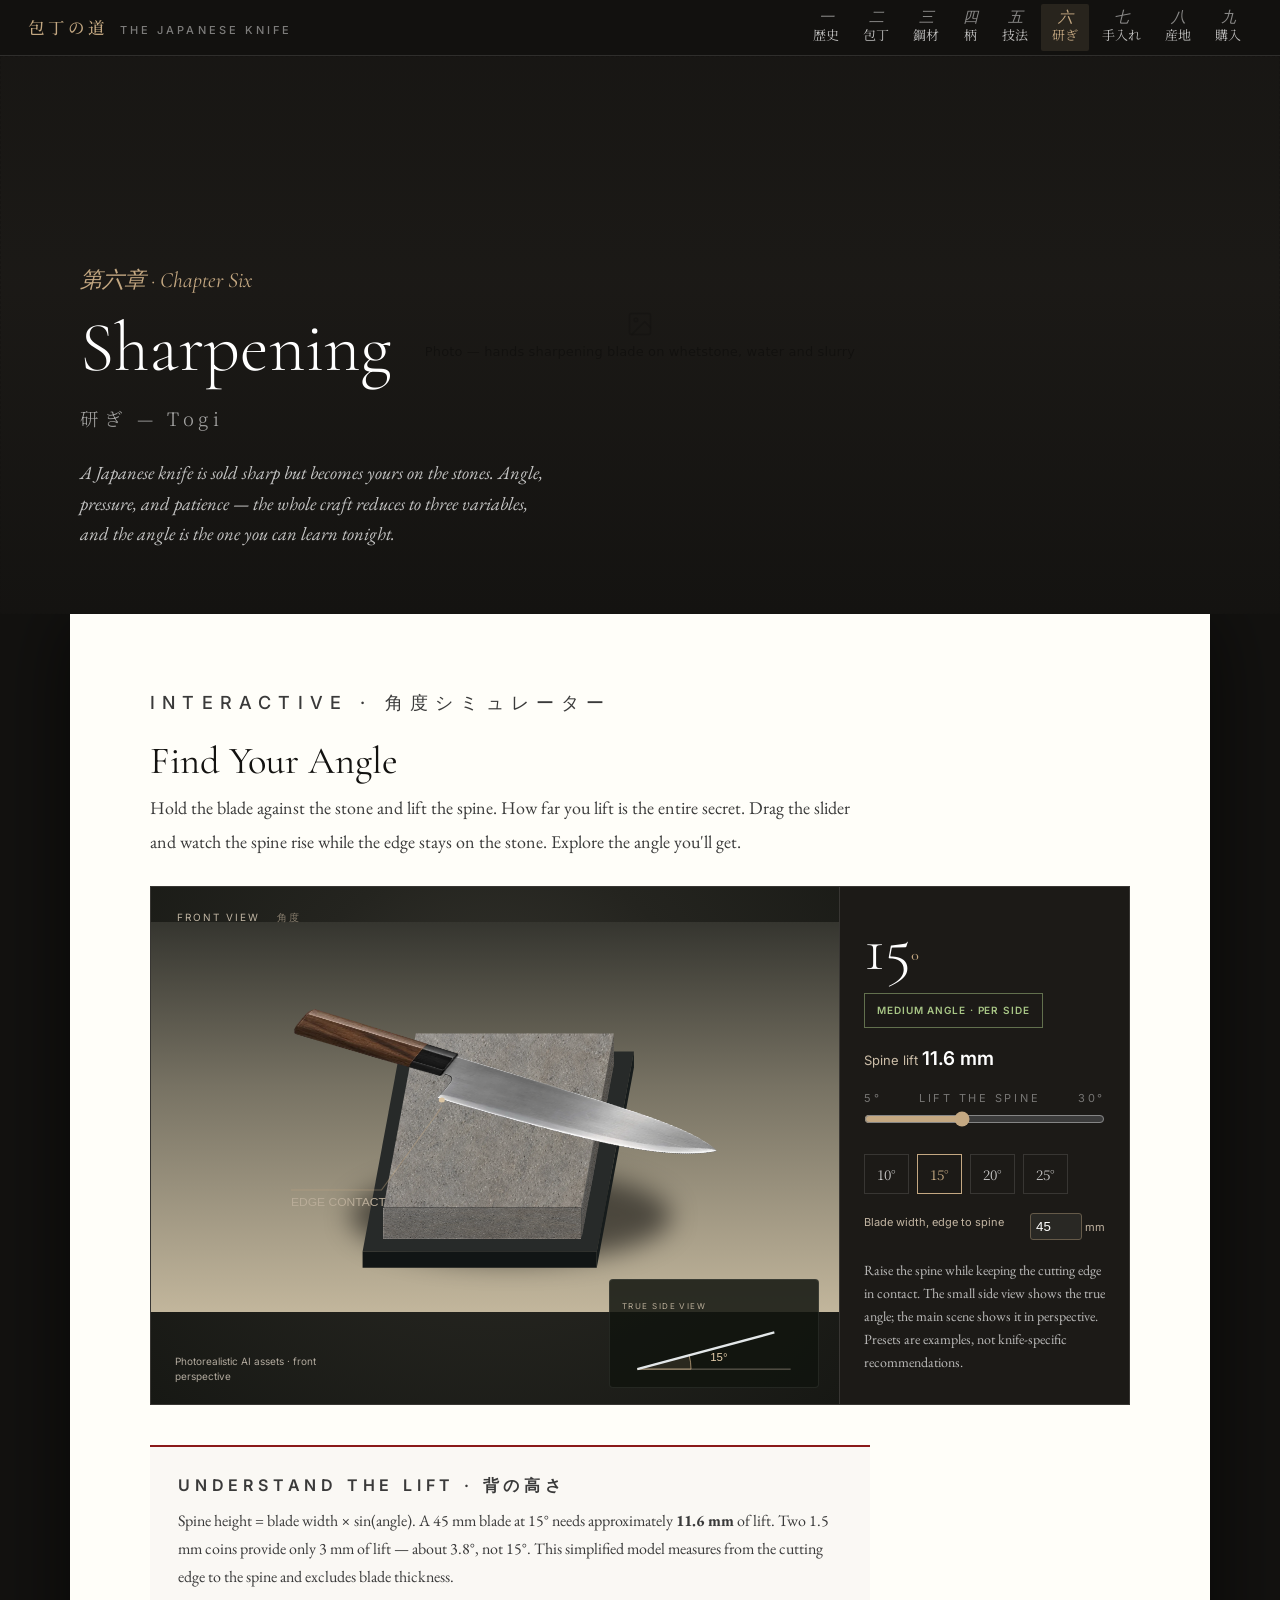
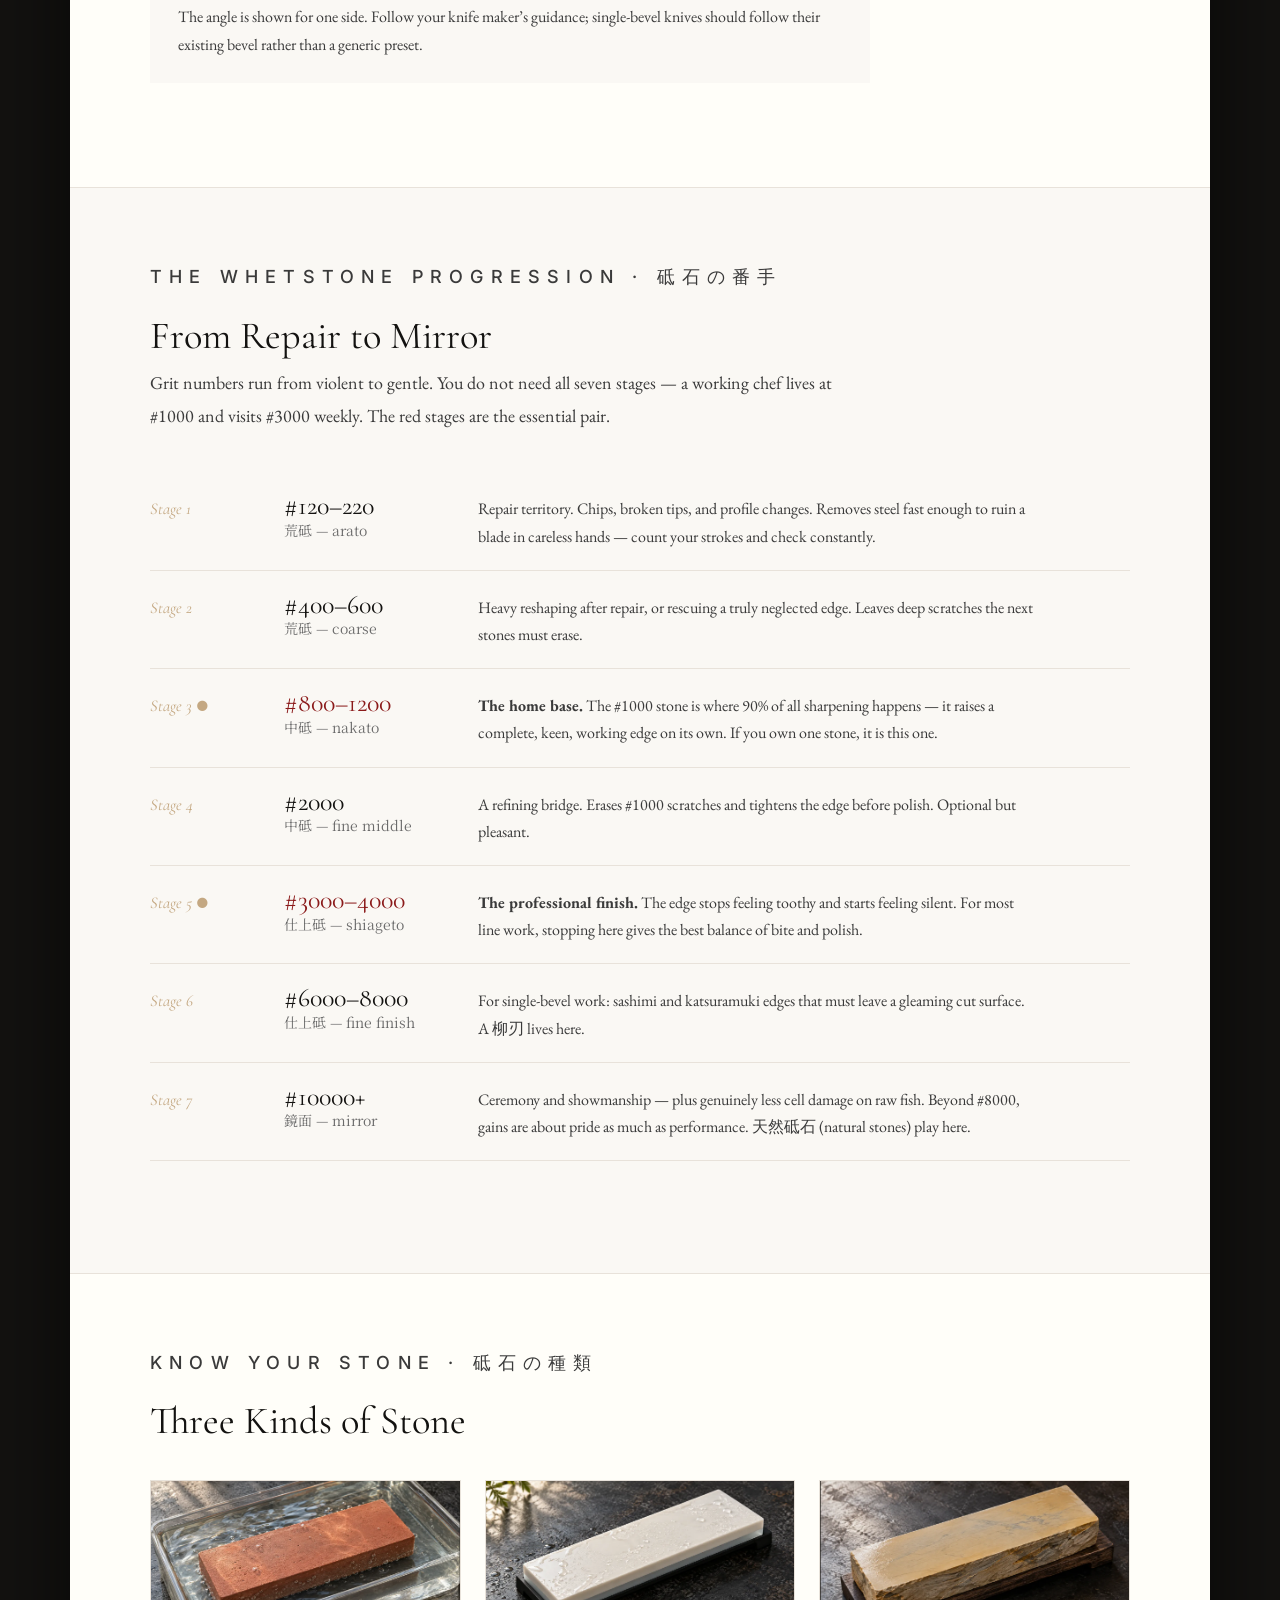
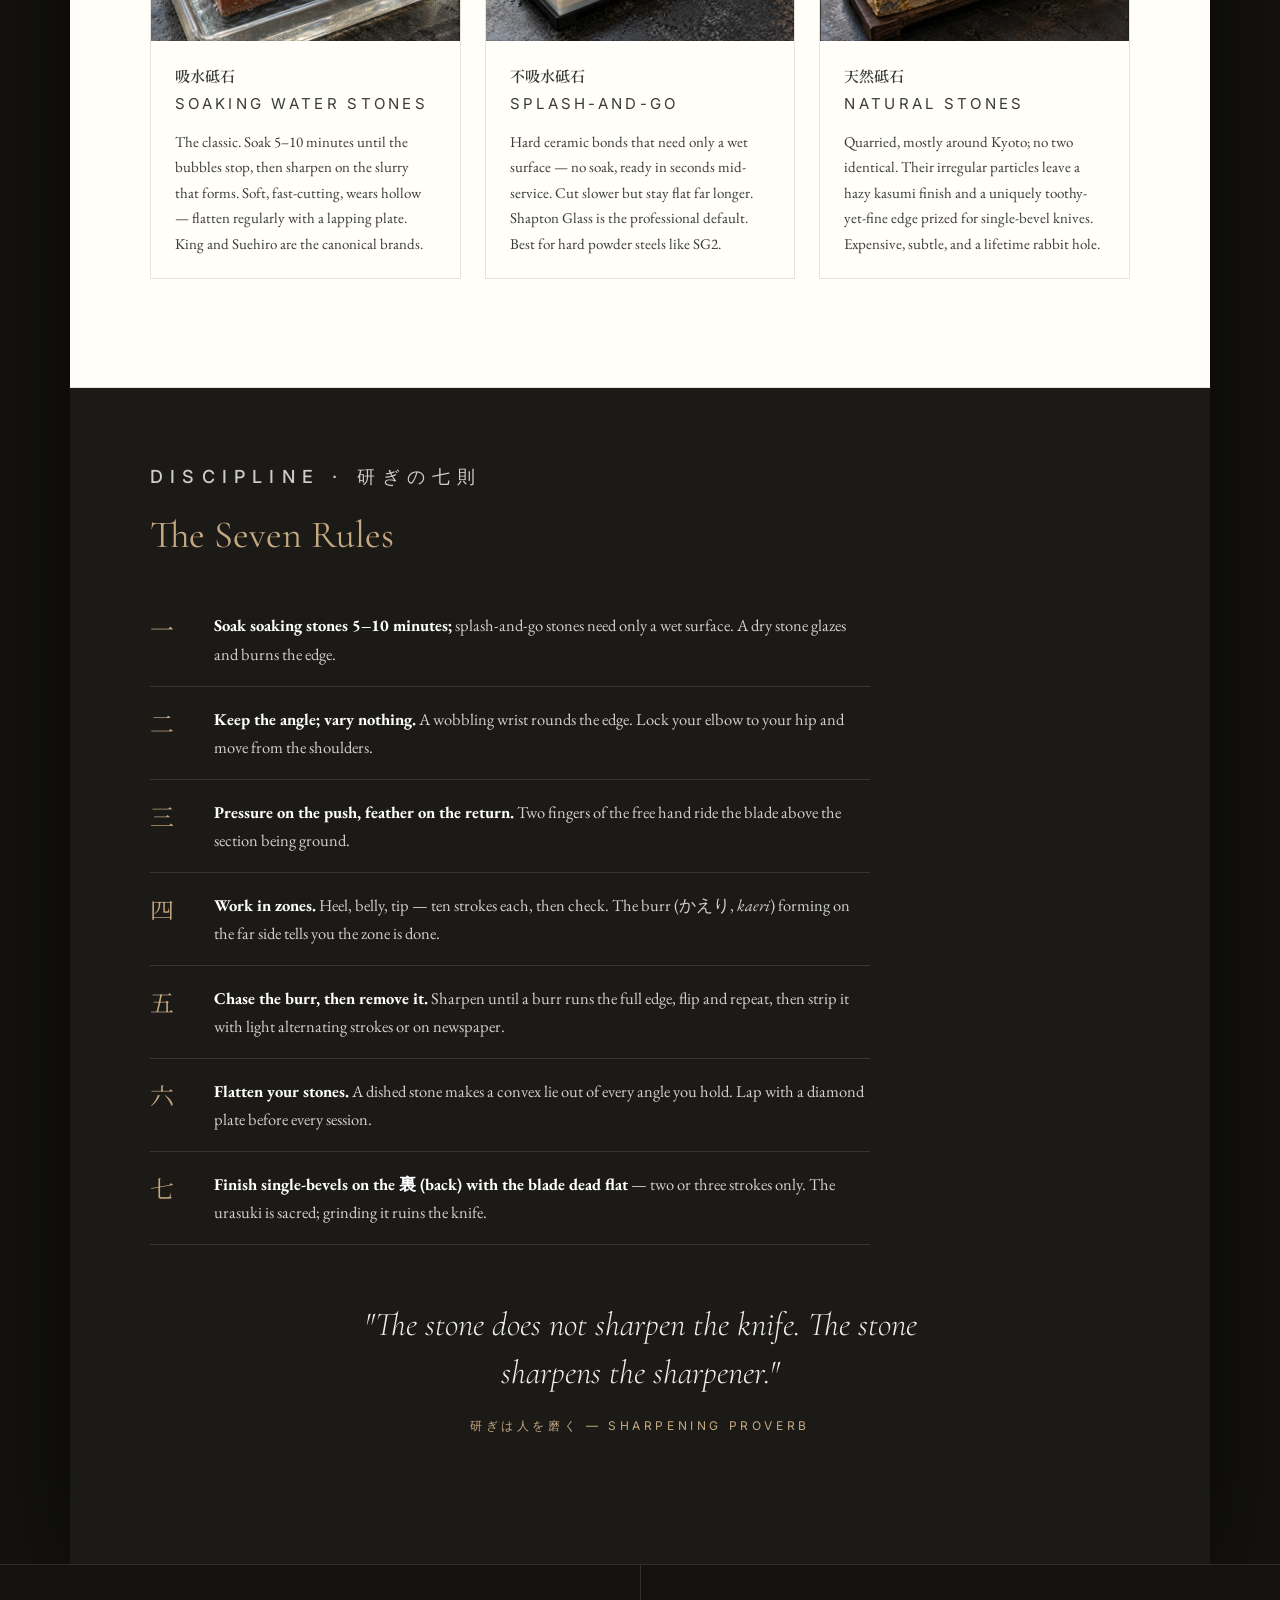
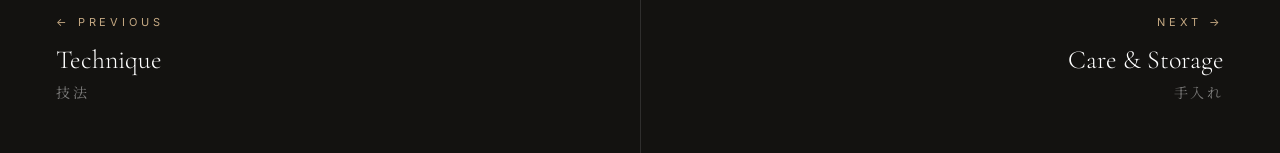
<file: knife-guide/06-sharpening.html>
<!DOCTYPE html>
<html lang="en">

<head>
    <meta charset="UTF-8">
    <meta name="viewport" content="width=device-width, initial-scale=1.0">
    <title>第六章 研ぎ Sharpening — The Japanese Knife</title>
    <link rel="preconnect" href="https://fonts.googleapis.com">
    <link rel="preconnect" href="https://fonts.gstatic.com" crossorigin>
    <link href="https://fonts.googleapis.com/css2?family=Cormorant+Garamond:ital,wght@0,300;0,400;0,500;1,300;1,400&family=EB+Garamond:ital,wght@0,400;0,500;1,400&family=Noto+Serif+JP:wght@300;400;500;600&family=Inter:wght@400;500;600&display=swap" rel="stylesheet">
    <link rel="stylesheet" href="css/style.css">
    <style>
        /* ============ GRIT PROGRESSION ============ */
        .grit-ladder { margin: 40px 0; }

        .grit-step {
            display: grid;
            grid-template-columns: 110px 170px 1fr;
            gap: 24px;
            padding: 20px 0;
            border-bottom: 1px solid var(--rule-light);
            align-items: baseline;
        }

        .grit-step__num {
            font-family: var(--font-display);
            font-style: italic;
            font-size: 16.5px;
            color: var(--gold);
        }

        .grit-step__grit {
            font-family: var(--font-display);
            font-size: 26px;
            color: var(--ink);
            line-height: 1.1;
        }

        .grit-step__grit small { display: block; font-family: var(--font-jp); font-size: 14px; color: var(--ink-light); margin-top: 2px; }

        .grit-step__desc { font-size: 16px; line-height: 1.7; color: var(--ink-mid); max-width: 560px; }

        .grit-step--essential .grit-step__grit { color: var(--accent); }

        /* ============ ANGLE SIMULATOR ============ */
        .sim {
            background: var(--ink-2);
            border: 1px solid var(--rule-dark);
            margin: 40px 0;
            display: grid;
            grid-template-columns: 1fr 320px;
        }

        .sim__stage {
            position: relative;
            min-height: 360px;
            overflow: hidden;
            display: flex;
            align-items: flex-end;
        }

        .sim__scene {
            position: relative;
            width: 100%;
            height: 300px;
        }

        /* the stone */
        .sim__stone {
            position: absolute;
            left: 8%;
            right: 8%;
            bottom: 48px;
            height: 34px;
            background: linear-gradient(180deg, #8A7E6A, #6E6354);
            border-radius: 2px;
        }

        .sim__stone::after {
            content: '#1000 中砥';
            position: absolute;
            right: 10px;
            top: 50%;
            transform: translateY(-50%);
            font-family: var(--font-sans);
            font-size: 10px;
            letter-spacing: 0.2em;
            color: rgba(255, 255, 255, 0.4);
        }

        /* the blade — rotated around its edge point */
        .sim__blade {
            position: absolute;
            left: 22%;
            bottom: 82px;
            width: 380px;
            max-width: 55%;
            height: 44px;
            transform-origin: left bottom;
            transition: transform 0.18s ease-out;
        }

        .sim__blade-body {
            position: absolute;
            inset: 0;
            background: linear-gradient(180deg, #D8DEE3 0%, #B8C4CC 70%, #98A8B2 100%);
            clip-path: polygon(0 100%, 100% 55%, 100% 0, 6% 30%);
            box-shadow: 0 2px 14px rgba(0, 0, 0, 0.4);
        }

        .sim__angle-arc {
            position: absolute;
            left: calc(22% - 4px);
            bottom: 82px;
            font-family: var(--font-display);
            font-style: italic;
            font-size: 16.5px;
            color: var(--gold);
            transform: translate(40px, 26px);
        }

        .sim__edge-glow {
            position: absolute;
            left: 22%;
            bottom: 80px;
            width: 10px;
            height: 4px;
            margin-left: -5px;
            border-radius: 50%;
            background: var(--gold);
            box-shadow: 0 0 12px 3px rgba(196, 168, 130, 0.7);
        }

        .sim__floor-label {
            position: absolute;
            bottom: 14px;
            left: 8%;
            font-family: var(--font-sans);
            font-size: 11px;
            letter-spacing: 0.25em;
            text-transform: uppercase;
            color: rgba(255, 255, 255, 0.3);
        }

        /* controls panel */
        .sim__panel {
            border-left: 1px solid var(--rule-dark);
            padding: 36px 32px;
            display: flex;
            flex-direction: column;
            gap: 22px;
        }

        .sim__readout-angle {
            font-family: var(--font-display);
            font-size: 64px;
            font-weight: 300;
            color: #fff;
            line-height: 1;
        }

        .sim__readout-angle small { font-size: 24px; color: var(--gold); }

        .sim__zone {
            font-family: var(--font-sans);
            font-size: 12px;
            font-weight: 600;
            letter-spacing: 0.2em;
            text-transform: uppercase;
            padding: 8px 12px;
            border: 1px solid;
            width: fit-content;
        }

        .sim__zone--low { color: #D98E73; border-color: rgba(217, 142, 115, 0.5); }
        .sim__zone--ideal { color: #A8C686; border-color: rgba(168, 198, 134, 0.5); }
        .sim__zone--durable { color: var(--gold); border-color: var(--gold-dim); }
        .sim__zone--high { color: #D96666; border-color: rgba(217, 102, 102, 0.5); }

        .sim__desc { font-size: 15px; line-height: 1.7; color: rgba(255, 255, 255, 0.7); }

        .sim__coins { font-family: var(--font-jp); font-size: 15px; color: rgba(255, 255, 255, 0.75); }
        .sim__coins strong { color: var(--gold); font-weight: 600; }

        .sim input[type="range"] {
            width: 100%;
            accent-color: #C4A882;
        }

        .sim__slider-label {
            font-family: var(--font-sans);
            font-size: 11px;
            letter-spacing: 0.25em;
            text-transform: uppercase;
            color: rgba(255, 255, 255, 0.4);
            display: flex;
            justify-content: space-between;
        }

        .sim__presets { display: flex; gap: 8px; flex-wrap: wrap; }

        .sim__preset {
            font-family: var(--font-jp);
            font-size: 13.5px;
            color: rgba(255, 255, 255, 0.75);
            background: none;
            border: 1px solid var(--rule-dark);
            padding: 7px 12px;
            cursor: pointer;
            transition: border-color 0.2s, color 0.2s;
        }

        .sim__preset:hover, .sim__preset.is-active { border-color: var(--gold); color: var(--gold); }

        /* ============ STONE TYPES ============ */
        .stone-grid { display: grid; grid-template-columns: repeat(3, 1fr); gap: 24px; margin: 36px 0; }
        .stone-card { border: 1px solid var(--rule-light); background: var(--warm-white); }
        .stone-card image-slot { width: 100%; height: auto; aspect-ratio: 1742/903; }
        .stone-card__body { padding: 22px 24px; }
        .stone-card__jp { font-family: var(--font-jp); font-size: 19.5px; font-weight: 600; color: var(--ink); }
        .stone-card__en { font-family: var(--font-sans); font-size: 11px; letter-spacing: 0.22em; text-transform: uppercase; color: var(--accent); margin: 3px 0 12px; }
        .stone-card p { font-size: 15px; line-height: 1.7; color: var(--ink-mid); }

        /* ============ SEVEN RULES ============ */
        .rules { counter-reset: rule; max-width: 720px; margin: 36px 0 0; list-style: none; }
        .rules li {
            counter-increment: rule;
            position: relative;
            padding: 18px 0 18px 64px;
            border-bottom: 1px solid var(--rule-dark);
            font-size: 16.5px;
            line-height: 1.7;
            color: rgba(255, 255, 255, 0.8);
        }
        .rules li::before {
            content: counter(rule, cjk-ideographic);
            position: absolute;
            left: 0;
            top: 16px;
            font-family: var(--font-jp);
            font-size: 24px;
            color: var(--gold);
        }
        .rules li strong { color: #fff; }

        @media (max-width: 1000px) {
            .sim { grid-template-columns: 1fr; }
            .sim__panel { border-left: none; border-top: 1px solid var(--rule-dark); }
            .stone-grid { grid-template-columns: 1fr; }
        }

        @media (max-width: 700px) {
            .grit-step { grid-template-columns: 70px 1fr; }
            .grit-step__desc { grid-column: 1 / -1; }
        }
    </style>
<style>

.sim{grid-template-columns:minmax(0,1fr) 290px;margin-top:28px}.sim__stage{display:block;min-height:490px;background:radial-gradient(ellipse at 50% 35%,#393831 0%,#24241f 45%,#171814 100%)}#knife-scene{width:100%;height:390px;display:block;margin-top:35px}.photo-label{position:absolute;top:24px;left:26px;color:#bfb4a2;font:10px var(--font-sans);letter-spacing:.2em}.photo-label span{margin-left:12px;color:#887e6e}.photo-caption{position:absolute;bottom:20px;left:24px;color:#b1a99d;font:10px var(--font-sans);max-width:190px;line-height:1.5}.angle-detail{position:absolute;right:20px;bottom:16px;width:210px;background:#11140fd9;border:1px solid #ffffff14;border-radius:4px;padding:10px 12px 0}.angle-detail>span{font:8px var(--font-sans);letter-spacing:.18em;color:#b9ad98}.angle-detail svg{display:block;width:100%}.sim__panel{padding:30px 24px;gap:19px}.sim__zone{font-size:10px;letter-spacing:.09em;margin-top:12px}.width-label{font:11px var(--font-sans);line-height:1.7;color:#c2b5a2;display:flex;flex-wrap:wrap;gap:8px;justify-content:space-between}.width-label input{width:52px;background:#292824;border:1px solid #655a49;color:#fff;padding:5px;border-radius:3px}input[type=range]{width:100%;accent-color:#c4a882;cursor:pointer}.sim__coins{font:13px var(--font-sans);color:#cbbda8}.sim__coins strong{color:white;font-size:19px}.sim__desc{font-size:14px;line-height:1.65}button:focus-visible,input:focus-visible{outline:2px solid #dfbf8a;outline-offset:4px}.sim__preset{min-height:40px}
@media(max-width:850px){.sim{grid-template-columns:1fr}.sim__panel{border-left:0;border-top:1px solid var(--rule-dark)}.sim__stage{min-height:400px}#knife-scene{height:310px;margin-top:25px}.angle-detail{width:175px}.photo-caption{max-width:135px;font-size:9px}}

</style>
</head>

<body data-screen-label="Ch.6 Sharpening 研ぎ">
    <div id="site-nav"></div>

    <!-- ============ HERO ============ -->
    <header class="chapter-hero" data-screen-label="Sharpening hero">
        <div class="chapter-hero__media">
            <image-slot id="sharpen-hero" shape="rect" placeholder="Photo — hands sharpening blade on whetstone, water and slurry"></image-slot>
        </div>
        <div class="chapter-hero__scrim"></div>
        <div class="chapter-hero__content">
            <p class="chapter-hero__number">第六章 · Chapter Six</p>
            <h1 class="chapter-hero__title">Sharpening</h1>
            <p class="chapter-hero__jp">研ぎ — Togi</p>
            <p class="chapter-hero__standfirst">A Japanese knife is sold sharp but becomes yours on the
                stones. Angle, pressure, and patience — the whole craft reduces to three variables, and
                the angle is the one you can learn tonight.</p>
        </div>
    </header>

    <div class="page-wrapper">

        <!-- ============ ANGLE SIMULATOR ============ -->
        <section class="section" data-screen-label="Angle simulator">
            <div class="prose reveal">
                <p class="section__eyebrow">Interactive · 角度シミュレーター</p>
                <h2 class="section__title">Find Your Angle</h2>
                <p>Hold the blade against the stone and lift the spine. How far you lift is the entire
                    secret. Drag the slider and watch the spine rise while the edge stays on the stone. Explore the angle you'll get.</p>
            </div>

            <div class="sim reveal">
                <div class="sim__stage">
                    <div class="photo-label">FRONT VIEW <span>角度</span></div>
                    <canvas id="knife-scene" role="img" aria-label="Photorealistic knife on a stone with adjustable sharpening angle"></canvas>
                    <div class="photo-caption">Photorealistic AI assets · front perspective</div>
                    <div class="angle-detail"><span>TRUE SIDE VIEW</span><svg id="detail" viewBox="0 0 240 92" aria-label="Exact angle cross-section"><path d="M20 68H220" stroke="#8f8576"/><path id="angle-wedge" fill="#c4a88222" stroke="#c4a882"/><path id="angle-line" stroke="#e3e7e9" stroke-width="3"/><text id="angle-text" fill="#e3ccaa" font-size="15" font-family="sans-serif"/></svg></div>
                </div>
                <div class="sim__panel">
                    <div>
                        <p class="sim__readout-angle"><span id="sim-angle">15</span><small>°</small></p>
                        <p class="sim__zone sim__zone--ideal" id="sim-zone">理想 — Ideal for double bevel</p>
                    </div>
                    <p class="sim__coins" id="sim-coins">≈ 10円玉 <strong>2枚</strong> under the spine</p>
                    <div>
                        <p class="sim__slider-label"><span>5°</span><span>Lift the spine</span><span>30°</span></p>
                        <input type="range" aria-label="Sharpening angle in degrees" id="sim-slider" min="5" max="30" step="0.5" value="15">
                    </div>
                    <div class="sim__presets">
<button class="sim__preset" data-angle="10">10°</button><button class="sim__preset is-active" data-angle="15">15°</button><button class="sim__preset" data-angle="20">20°</button><button class="sim__preset" data-angle="25">25°</button></div>
<label class="width-label" for="blade-width">Blade width, edge to spine <span><input id="blade-width" type="number" min="20" max="80" step="1" value="45"> mm</span></label>
                    <p class="sim__desc" id="sim-desc"></p>
                </div>
            </div>

            <div class="callout reveal"><p class="callout__label">Understand the lift · 背の高さ</p><p>Spine height = blade width × sin(angle). A 45 mm blade at 15° needs approximately <strong>11.6 mm</strong> of lift. Two 1.5 mm coins provide only 3 mm of lift — about 3.8°, not 15°. This simplified model measures from the cutting edge to the spine and excludes blade thickness.</p><p style="margin-top:12px">The angle is shown for one side. Follow your knife maker’s guidance; single-bevel knives should follow their existing bevel rather than a generic preset.</p></div>
        </section>

        <!-- ============ GRIT PROGRESSION ============ -->
        <section class="section section--cream" data-screen-label="Whetstone progression">
            <div class="prose reveal">
                <p class="section__eyebrow">The Whetstone Progression · 砥石の番手</p>
                <h2 class="section__title">From Repair to Mirror</h2>
                <p>Grit numbers run from violent to gentle. You do not need all seven stages — a
                    working chef lives at #1000 and visits #3000 weekly. The red stages are the
                    essential pair.</p>
            </div>

            <div class="grit-ladder reveal">
                <div class="grit-step">
                    <span class="grit-step__num">Stage 1</span>
                    <span class="grit-step__grit">#120–220<small>荒砥 — arato</small></span>
                    <span class="grit-step__desc">Repair territory. Chips, broken tips, and profile
                        changes. Removes steel fast enough to ruin a blade in careless hands — count
                        your strokes and check constantly.</span>
                </div>
                <div class="grit-step">
                    <span class="grit-step__num">Stage 2</span>
                    <span class="grit-step__grit">#400–600<small>荒砥 — coarse</small></span>
                    <span class="grit-step__desc">Heavy reshaping after repair, or rescuing a truly
                        neglected edge. Leaves deep scratches the next stones must erase.</span>
                </div>
                <div class="grit-step grit-step--essential">
                    <span class="grit-step__num">Stage 3 ●</span>
                    <span class="grit-step__grit">#800–1200<small>中砥 — nakato</small></span>
                    <span class="grit-step__desc"><strong>The home base.</strong> The #1000 stone is
                        where 90% of all sharpening happens — it raises a complete, keen, working edge
                        on its own. If you own one stone, it is this one.</span>
                </div>
                <div class="grit-step">
                    <span class="grit-step__num">Stage 4</span>
                    <span class="grit-step__grit">#2000<small>中砥 — fine middle</small></span>
                    <span class="grit-step__desc">A refining bridge. Erases #1000 scratches and tightens
                        the edge before polish. Optional but pleasant.</span>
                </div>
                <div class="grit-step grit-step--essential">
                    <span class="grit-step__num">Stage 5 ●</span>
                    <span class="grit-step__grit">#3000–4000<small>仕上砥 — shiageto</small></span>
                    <span class="grit-step__desc"><strong>The professional finish.</strong> The edge
                        stops feeling toothy and starts feeling silent. For most line work, stopping
                        here gives the best balance of bite and polish.</span>
                </div>
                <div class="grit-step">
                    <span class="grit-step__num">Stage 6</span>
                    <span class="grit-step__grit">#6000–8000<small>仕上砥 — fine finish</small></span>
                    <span class="grit-step__desc">For single-bevel work: sashimi and katsuramuki edges
                        that must leave a gleaming cut surface. A 柳刃 lives here.</span>
                </div>
                <div class="grit-step">
                    <span class="grit-step__num">Stage 7</span>
                    <span class="grit-step__grit">#10000+<small>鏡面 — mirror</small></span>
                    <span class="grit-step__desc">Ceremony and showmanship — plus genuinely less
                        cell damage on raw fish. Beyond #8000, gains are about pride as much as
                        performance. 天然砥石 (natural stones) play here.</span>
                </div>
            </div>
        </section>

        <!-- ============ STONE TYPES ============ -->
        <section class="section" data-screen-label="Stone types">
            <div class="prose reveal">
                <p class="section__eyebrow">Know Your Stone · 砥石の種類</p>
                <h2 class="section__title">Three Kinds of Stone</h2>
            </div>

            <div class="stone-grid reveal">
                <div class="stone-card">
                    <image-slot id="stone-soak" src="assets/stone-soak.webp" shape="rect" placeholder="Photo — water stone soaking in tub, bubbles rising"></image-slot>
                    <div class="stone-card__body">
                        <p class="stone-card__jp">吸水砥石</p>
                        <p class="stone-card__en">Soaking water stones</p>
                        <p>The classic. Soak 5–10 minutes until the bubbles stop, then sharpen on the
                            slurry that forms. Soft, fast-cutting, wears hollow — flatten regularly
                            with a lapping plate. King and Suehiro are the canonical brands.</p>
                    </div>
                </div>
                <div class="stone-card">
                    <image-slot id="stone-splash" src="assets/stone-splash.webp" shape="rect" placeholder="Photo — splash-and-go ceramic stone, water sprayed"></image-slot>
                    <div class="stone-card__body">
                        <p class="stone-card__jp">不吸水砥石</p>
                        <p class="stone-card__en">Splash-and-go</p>
                        <p>Hard ceramic bonds that need only a wet surface — no soak, ready in seconds
                            mid-service. Cut slower but stay flat far longer. Shapton Glass is the
                            professional default. Best for hard powder steels like SG2.</p>
                    </div>
                </div>
                <div class="stone-card">
                    <image-slot id="stone-natural" src="assets/stone-natural.webp" shape="rect" placeholder="Photo — natural Kyoto awasedo stone, layered texture"></image-slot>
                    <div class="stone-card__body">
                        <p class="stone-card__jp">天然砥石</p>
                        <p class="stone-card__en">Natural stones</p>
                        <p>Quarried, mostly around Kyoto; no two identical. Their irregular particles
                            leave a hazy kasumi finish and a uniquely toothy-yet-fine edge prized for
                            single-bevel knives. Expensive, subtle, and a lifetime rabbit hole.</p>
                    </div>
                </div>
            </div>
        </section>

        <!-- ============ SEVEN RULES ============ -->
        <section class="section section--dark" data-screen-label="Seven rules">
            <div class="prose reveal">
                <p class="section__eyebrow">Discipline · 研ぎの七則</p>
                <h2 class="section__title">The Seven Rules</h2>
            </div>
            <ol class="rules reveal">
                <li><strong>Soak soaking stones 5–10 minutes;</strong> splash-and-go stones need only a
                    wet surface. A dry stone glazes and burns the edge.</li>
                <li><strong>Keep the angle; vary nothing.</strong> A wobbling wrist rounds the edge. Lock
                    your elbow to your hip and move from the shoulders.</li>
                <li><strong>Pressure on the push, feather on the return.</strong> Two fingers of the free
                    hand ride the blade above the section being ground.</li>
                <li><strong>Work in zones.</strong> Heel, belly, tip — ten strokes each, then check. The
                    burr (かえり, <em>kaeri</em>) forming on the far side tells you the zone is done.</li>
                <li><strong>Chase the burr, then remove it.</strong> Sharpen until a burr runs the full
                    edge, flip and repeat, then strip it with light alternating strokes or on newspaper.</li>
                <li><strong>Flatten your stones.</strong> A dished stone makes a convex lie out of every
                    angle you hold. Lap with a diamond plate before every session.</li>
                <li><strong>Finish single-bevels on the 裏 (back) with the blade dead flat</strong> — two
                    or three strokes only. The urasuki is sacred; grinding it ruins the knife.</li>
            </ol>

            <div class="pull-quote reveal">
                <blockquote>"The stone does not sharpen the knife. The stone sharpens the sharpener."</blockquote>
                <cite>研ぎは人を磨く — sharpening proverb</cite>
            </div>
        </section>
    </div>

    <div id="chapter-footer"></div>

    <script src="js/image-slot.js"></script>
    <script src="js/site.js"></script>
    <script>
(()=>{'use strict';
const $=id=>document.getElementById(id), canvas=$('knife-scene'),ctx=canvas.getContext('2d'),knife=new Image(),stone=new Image();
let angle=15;
knife.src='assets/angle-knife.webp';stone.src='assets/angle-stone.webp';
const project=(x,y,z)=>[285+x+z*.10,218-z*.65-y*.94];
function face(img,p,w,h,shade=0){let a=p[0],b=p[1],d=p[3];ctx.save();ctx.setTransform(ctx.getTransform());ctx.transform((b[0]-a[0])/w,(b[1]-a[1])/w,(d[0]-a[0])/h,(d[1]-a[1])/h,a[0],a[1]);ctx.drawImage(img,0,0,w,h);if(shade){ctx.fillStyle=`rgba(0,0,0,${shade})`;ctx.fillRect(0,0,w,h)}ctx.restore()}
function draw(){if(!knife.complete||!stone.complete||!knife.naturalWidth||!stone.naturalWidth)return;
let w=canvas.clientWidth,h=canvas.clientHeight,dpr=Math.min(devicePixelRatio||1,2);canvas.width=w*dpr;canvas.height=h*dpr;ctx.setTransform(dpr*w/570,0,0,dpr*h/390,0,0);ctx.clearRect(0,0,570,390);let bg=ctx.createLinearGradient(0,0,0,390);bg.addColorStop(0,'#35352f');bg.addColorStop(.42,'#777263');bg.addColorStop(1,'#c2b69c');ctx.fillStyle=bg;ctx.fillRect(0,0,570,390);
ctx.save();ctx.filter='blur(13px)';ctx.fillStyle='#0008';ctx.beginPath();ctx.ellipse(298,294,133,46,0,0,Math.PI*2);ctx.fill();ctx.restore();
const P=project;
function solid(points,color){ctx.fillStyle=color;ctx.beginPath();points.forEach((p,i)=>i?ctx.lineTo(...p):ctx.moveTo(...p));ctx.closePath();ctx.fill()}
// Long stone, viewed from its short end; a low rubber holder supports it.
solid([P(-97,-31,181),P(97,-31,181),P(97,-31,-127),P(-97,-31,-127)],'#272a29');
solid([P(-97,-31,-127),P(97,-31,-127),P(97,-48,-127),P(-97,-48,-127)],'#111515');
solid([P(97,-31,181),P(97,-31,-127),P(97,-48,-127),P(97,-48,181)],'#171c1c');
face(stone,[P(-82,0,-104),P(82,0,-104),P(82,-33,-104),P(-82,-33,-104)],900,220,.30);
face(stone,[P(82,0,-104),P(82,0,164),P(82,-33,164),P(82,-33,-104)],700,160,.43);
face(stone,[P(-82,0,164),P(82,0,164),P(82,0,-104),P(-82,0,-104)],600,1000,.08);
// Rotate the photographic knife around its straight cutting-edge section.
// Source heel edge is at y=470 of the 2048 x 682 photo; the photo is never cropped.
const a=angle*Math.PI/180,k=420/2048;
const point=(u,v)=>{let t=(470-v)*k,along=-223+u*k,phi=28*Math.PI/180;return P(along*Math.cos(phi)+t*Math.cos(a)*Math.sin(phi),t*Math.sin(a),35-along*Math.sin(phi)+t*Math.cos(a)*Math.cos(phi))};
face(knife,[point(0,0),point(2048,0),point(2048,682),point(0,682)],knife.naturalWidth,knife.naturalHeight);
// Mark the heel contact point, which remains fixed for every setting.
let c=point(810,470);ctx.fillStyle='#dcc5a2';ctx.beginPath();ctx.arc(c[0],c[1],2.5,0,Math.PI*2);ctx.fill();
ctx.strokeStyle='#c4a88266';ctx.lineWidth=1;ctx.beginPath();ctx.moveTo(c[0],c[1]+7);ctx.lineTo(c[0]-50,c[1]+90);ctx.lineTo(c[0]-125,c[1]+90);ctx.stroke();ctx.fillStyle='#b9ac98';ctx.font='10px sans-serif';ctx.fillText('EDGE CONTACT',c[0]-125,c[1]+106);
}
function update(){angle=Number($('sim-slider').value);let width=Number($('blade-width').value);width=Number.isFinite(width)&&width>=20&&width<=80?width:45;
$('sim-angle').textContent=angle;$('sim-slider').setAttribute('aria-valuetext',angle+' degrees');$('sim-coins').innerHTML='Spine lift <strong>'+ (width*Math.sin(angle*Math.PI/180)).toFixed(1)+' mm</strong>';
let label=angle<12?'Low angle':angle<=17?'Medium angle':angle<=22?'Higher angle':'Steep angle';$('sim-zone').textContent=label+' · per side';$('sim-zone').className='sim__zone sim__zone--ideal';
$('sim-desc').textContent='Raise the spine while keeping the cutting edge in contact. The small side view shows the true angle; the main scene shows it in perspective. Presets are examples, not knife-specific recommendations.';
document.querySelectorAll('.sim__preset').forEach(b=>{let active=Number(b.dataset.angle)===angle;b.classList.toggle('is-active',active);b.setAttribute('aria-pressed',active)});
let a=angle*Math.PI/180,x=20+185*Math.cos(a),y=68-185*Math.sin(a);$('angle-line').setAttribute('d',`M20 68L${x} ${y}`);let ax=20+70*Math.cos(a),ay=68-70*Math.sin(a);$('angle-wedge').setAttribute('d',`M20 68L90 68A70 70 0 0 0 ${ax} ${ay}Z`);$('angle-text').setAttribute('x',115);$('angle-text').setAttribute('y',57);$('angle-text').textContent=angle+'°';canvas.setAttribute('aria-label',`Photorealistic gyuto on a whetstone at ${angle} degrees, spine lifted ${(width*Math.sin(a)).toFixed(1)} millimetres for a ${width} millimetre blade`);draw()}
$('sim-slider').addEventListener('input',update);$('blade-width').addEventListener('input',update);$('blade-width').addEventListener('change',()=>{let v=Number($('blade-width').value);$('blade-width').value=Math.min(80,Math.max(20,v||45));update()});document.querySelectorAll('.sim__preset').forEach(b=>b.addEventListener('click',()=>{$('sim-slider').value=b.dataset.angle;update()}));knife.onload=draw;stone.onload=draw;new ResizeObserver(draw).observe(canvas);update();
})();
</script>
</body>

</html>
</file>
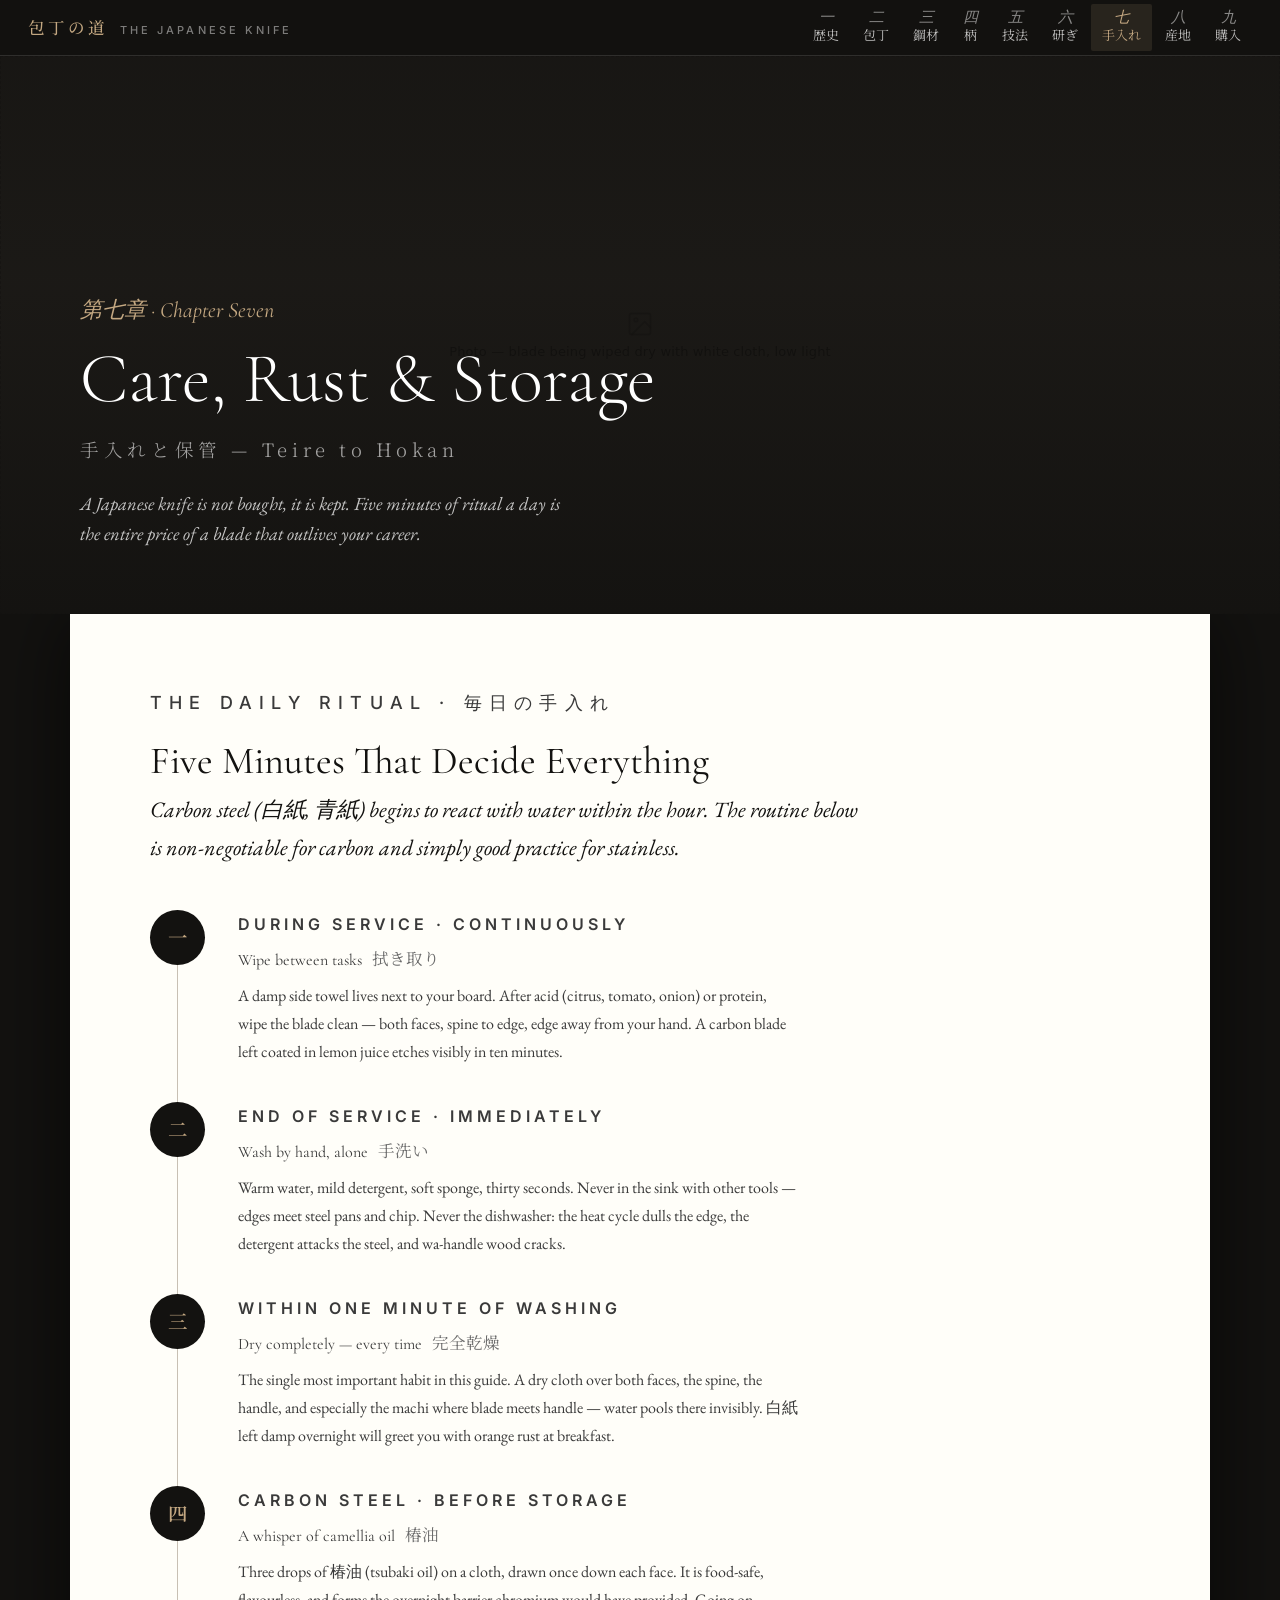
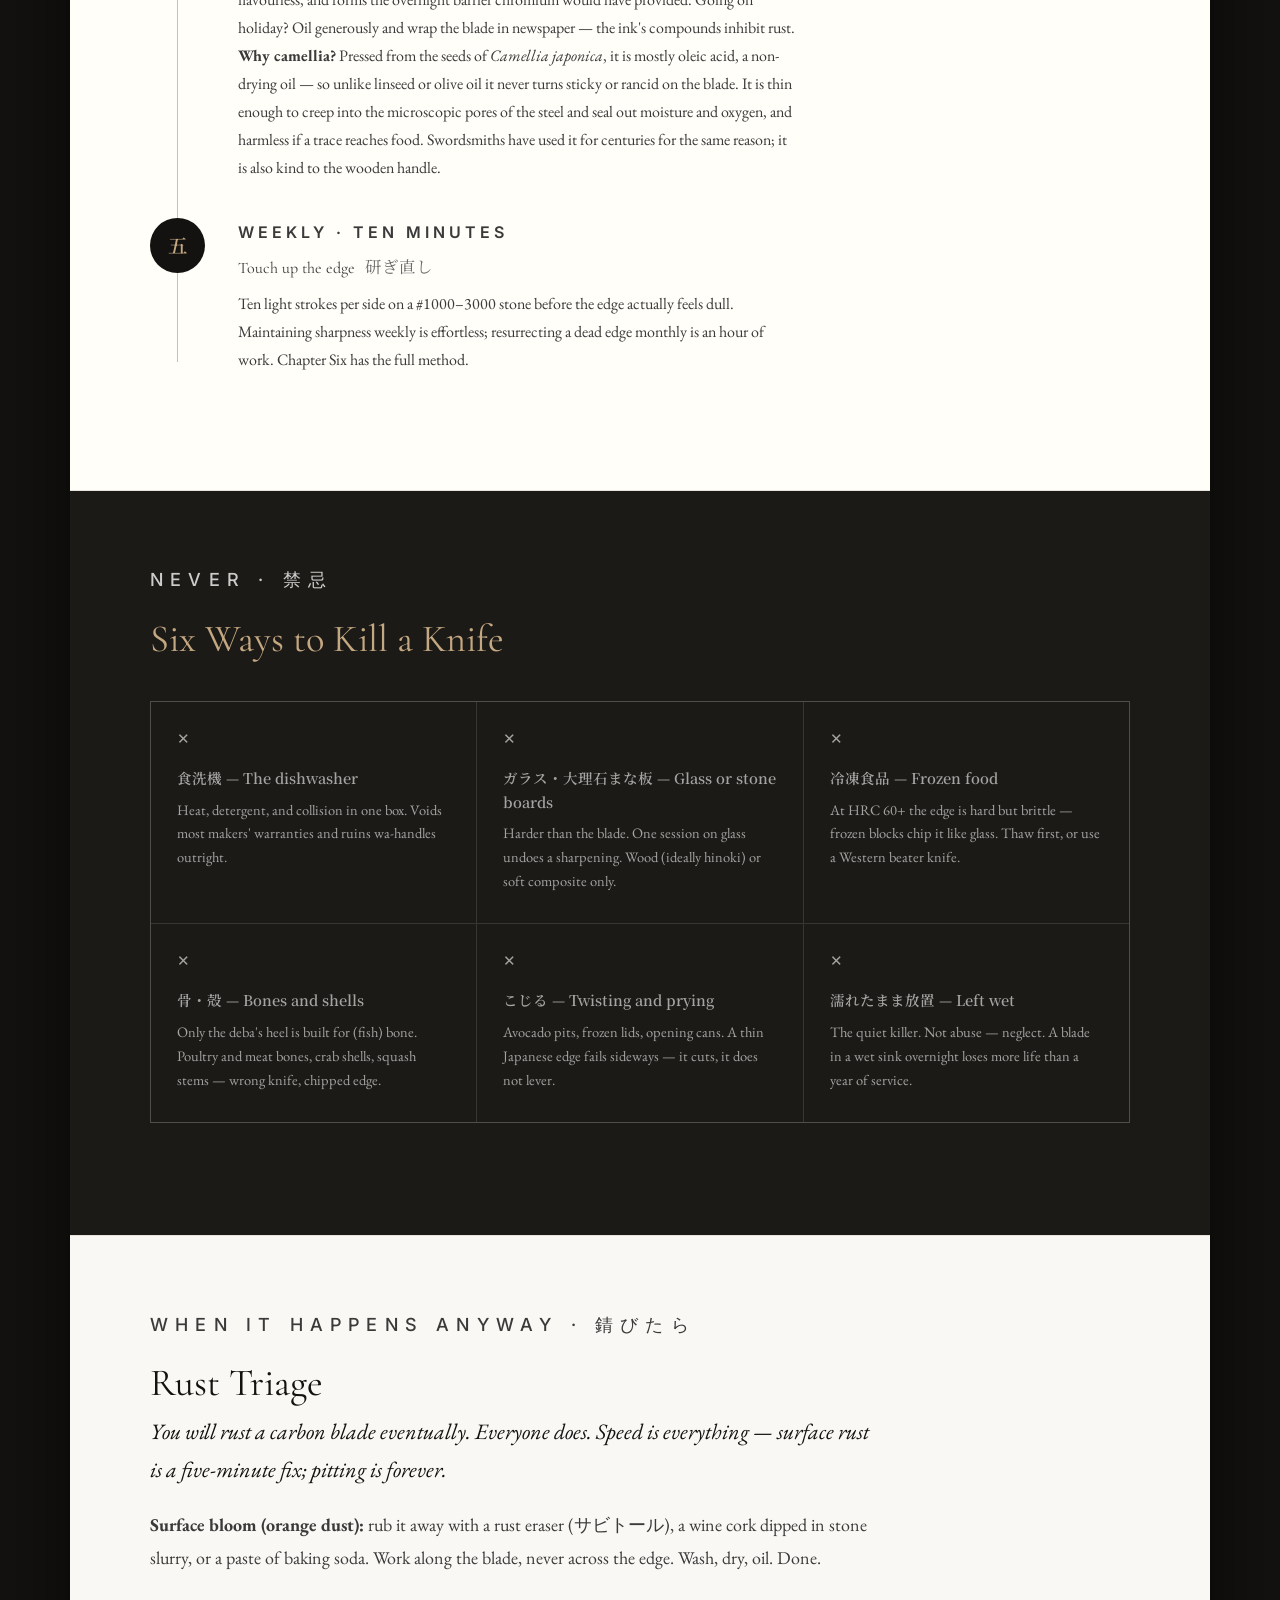
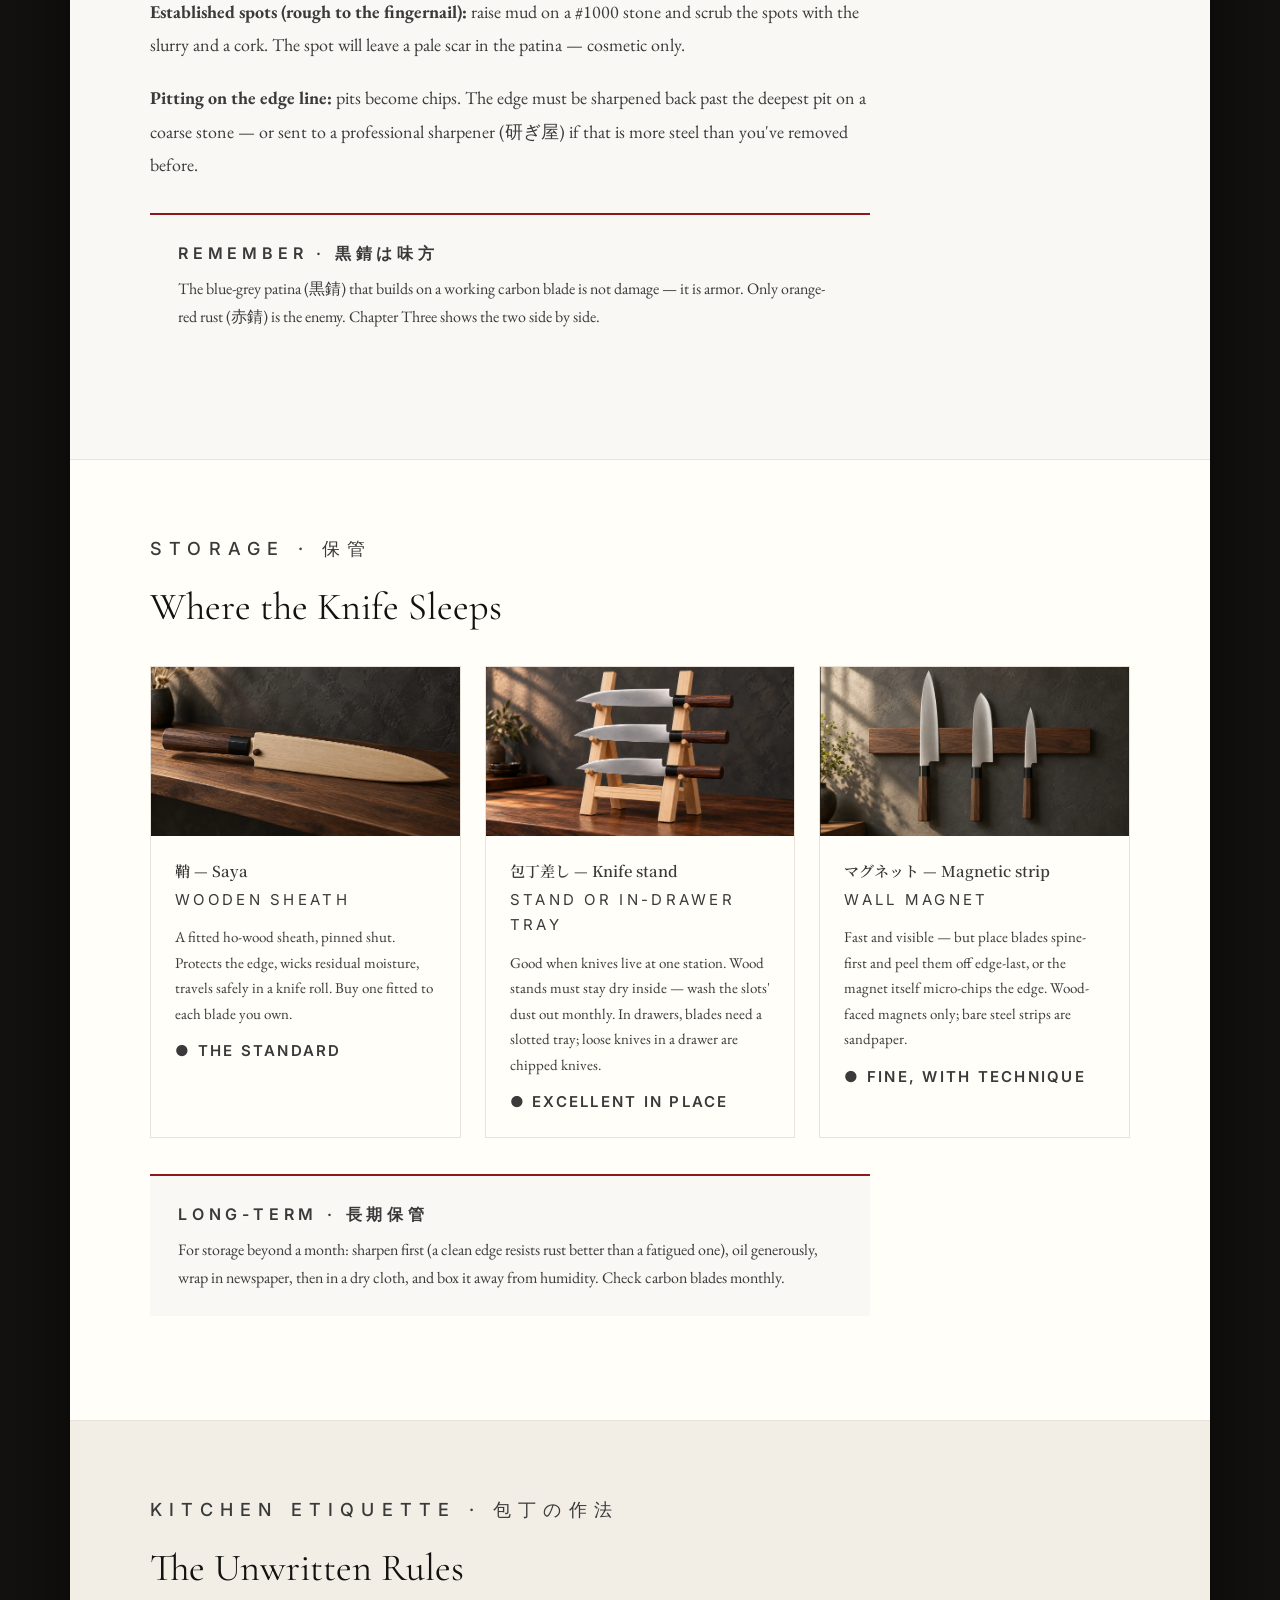
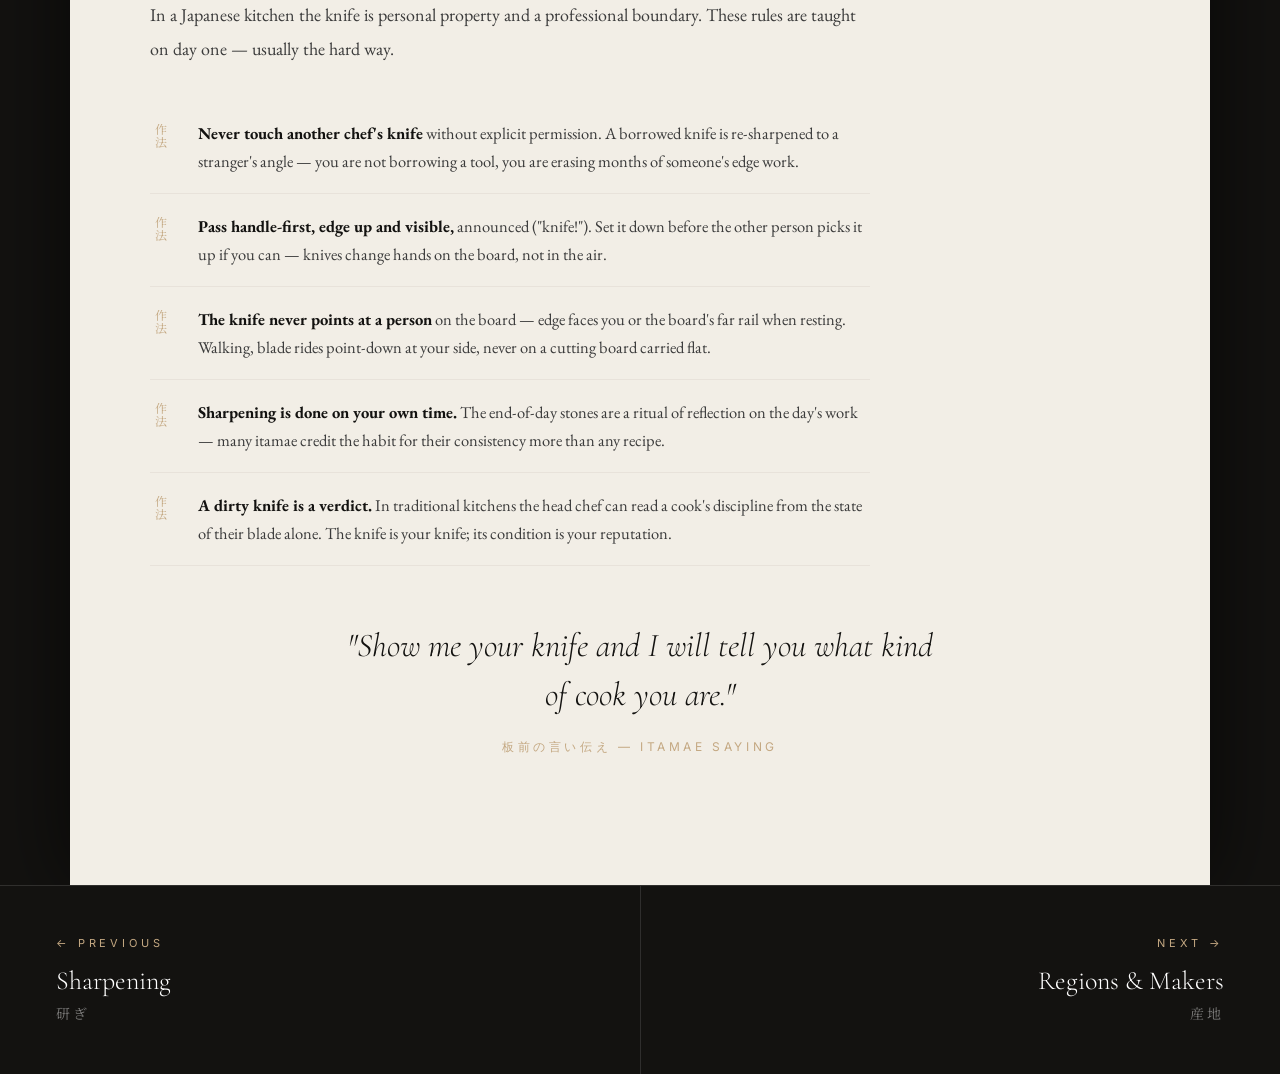
<file: knife-guide/07-care.html>
<!DOCTYPE html>
<html lang="en">

<head>
    <meta charset="UTF-8">
    <meta name="viewport" content="width=device-width, initial-scale=1.0">
    <title>第七章 手入れ Care, Rust & Storage — The Japanese Knife</title>
    <link rel="preconnect" href="https://fonts.googleapis.com">
    <link rel="preconnect" href="https://fonts.gstatic.com" crossorigin>
    <link href="https://fonts.googleapis.com/css2?family=Cormorant+Garamond:ital,wght@0,300;0,400;0,500;1,300;1,400&family=EB+Garamond:ital,wght@0,400;0,500;1,400&family=Noto+Serif+JP:wght@300;400;500;600&family=Inter:wght@400;500;600&display=swap" rel="stylesheet">
    <link rel="stylesheet" href="css/style.css">
    <style>
        /* ============ RITUAL TIMELINE ============ */
        .ritual { margin: 44px 0; position: relative; max-width: 760px; }

        .ritual::before {
            content: '';
            position: absolute;
            left: 27px;
            top: 12px;
            bottom: 12px;
            width: 1px;
            background: var(--rule);
        }

        .ritual-step {
            position: relative;
            padding: 0 0 36px 88px;
        }

        .ritual-step:last-child { padding-bottom: 0; }

        .ritual-step__marker {
            position: absolute;
            left: 0;
            top: 0;
            width: 55px;
            height: 55px;
            border-radius: 50%;
            background: var(--ink);
            color: var(--gold);
            font-family: var(--font-jp);
            font-size: 19.5px;
            font-weight: 600;
            display: flex;
            align-items: center;
            justify-content: center;
        }

        .ritual-step__time {
            font-family: var(--font-sans);
            font-size: 11px;
            font-weight: 600;
            letter-spacing: 0.25em;
            text-transform: uppercase;
            color: var(--accent);
            margin-bottom: 6px;
        }

        .ritual-step__title { font-family: var(--font-display); font-size: 24px; color: var(--ink); margin-bottom: 8px; }
        .ritual-step__title .jp { font-family: var(--font-jp); font-size: 16.5px; color: var(--ink-light); margin-left: 10px; }

        .ritual-step p { font-size: 16px; line-height: 1.75; color: var(--ink-mid); max-width: 560px; }

        /* ============ DON'TS GRID ============ */
        .donts { display: grid; grid-template-columns: repeat(3, 1fr); gap: 1px; background: var(--rule-dark); border: 1px solid var(--rule-dark); margin: 40px 0; }

        .dont { background: var(--ink-2); padding: 26px 26px 30px; }

        .dont__mark {
            font-family: var(--font-display);
            font-size: 28px;
            color: var(--accent-bright);
            line-height: 1;
            margin-bottom: 14px;
        }

        .dont__title { font-family: var(--font-jp); font-size: 17px; font-weight: 600; color: #fff; margin-bottom: 8px; }
        .dont p { font-size: 14.5px; line-height: 1.65; color: rgba(255, 255, 255, 0.6); }

        /* ============ STORAGE OPTIONS ============ */
        .storage-grid { display: grid; grid-template-columns: repeat(3, 1fr); gap: 24px; margin: 36px 0; }
        .storage-card { border: 1px solid var(--rule-light); background: var(--warm-white); }
        .storage-card image-slot { width: 100%; height: auto; aspect-ratio: 1691/930; }
        .storage-card__body { padding: 22px 24px; }
        .storage-card__jp { font-family: var(--font-jp); font-size: 19.5px; font-weight: 600; color: var(--ink); }
        .storage-card__en { font-family: var(--font-sans); font-size: 11px; letter-spacing: 0.22em; text-transform: uppercase; color: var(--accent); margin: 3px 0 12px; }
        .storage-card p { font-size: 15px; line-height: 1.7; color: var(--ink-mid); }
        .storage-card__verdict { font-family: var(--font-sans); font-size: 11.5px; font-weight: 600; letter-spacing: 0.15em; text-transform: uppercase; margin-top: 12px; }
        .storage-card__verdict--best { color: #3A7D44; }
        .storage-card__verdict--ok { color: #8A6D3B; }

        /* ============ ETIQUETTE ============ */
        .etiquette { max-width: 720px; margin: 36px 0 0; list-style: none; }
        .etiquette li {
            position: relative;
            padding: 18px 0 18px 48px;
            border-bottom: 1px solid var(--rule-light);
            font-size: 16.5px;
            line-height: 1.7;
            color: var(--ink-mid);
        }
        .etiquette li::before {
            content: '作法';
            position: absolute;
            left: 0;
            top: 21px;
            font-family: var(--font-jp);
            font-size: 12px;
            color: var(--gold);
            writing-mode: vertical-rl;
            letter-spacing: 0.2em;
        }
        .etiquette li strong { color: var(--ink); }

        @media (max-width: 900px) {
            .donts, .storage-grid { grid-template-columns: 1fr; }
        }
    </style>
</head>

<body data-screen-label="Ch.7 Care 手入れ">
    <div id="site-nav"></div>

    <!-- ============ HERO ============ -->
    <header class="chapter-hero" data-screen-label="Care hero">
        <div class="chapter-hero__media">
            <image-slot id="care-hero" shape="rect" placeholder="Photo — blade being wiped dry with white cloth, low light"></image-slot>
        </div>
        <div class="chapter-hero__scrim"></div>
        <div class="chapter-hero__content">
            <p class="chapter-hero__number">第七章 · Chapter Seven</p>
            <h1 class="chapter-hero__title">Care, Rust &amp; Storage</h1>
            <p class="chapter-hero__jp">手入れと保管 — Teire to Hokan</p>
            <p class="chapter-hero__standfirst">A Japanese knife is not bought, it is kept. Five minutes
                of ritual a day is the entire price of a blade that outlives your career.</p>
        </div>
    </header>

    <div class="page-wrapper">

        <!-- ============ THE DAILY RITUAL ============ -->
        <section class="section" data-screen-label="Daily ritual">
            <div class="prose reveal">
                <p class="section__eyebrow">The Daily Ritual · 毎日の手入れ</p>
                <h2 class="section__title">Five Minutes That Decide Everything</h2>
                <p class="lede">Carbon steel (白紙, 青紙) begins to react with water within the hour.
                    The routine below is non-negotiable for carbon and simply good practice for
                    stainless.</p>
            </div>

            <div class="ritual reveal">
                <div class="ritual-step">
                    <div class="ritual-step__marker">一</div>
                    <p class="ritual-step__time">During service · continuously</p>
                    <p class="ritual-step__title">Wipe between tasks<span class="jp">拭き取り</span></p>
                    <p>A damp side towel lives next to your board. After acid (citrus, tomato, onion)
                        or protein, wipe the blade clean — both faces, spine to edge, edge away from
                        your hand. A carbon blade left coated in lemon juice etches visibly in ten
                        minutes.</p>
                </div>
                <div class="ritual-step">
                    <div class="ritual-step__marker">二</div>
                    <p class="ritual-step__time">End of service · immediately</p>
                    <p class="ritual-step__title">Wash by hand, alone<span class="jp">手洗い</span></p>
                    <p>Warm water, mild detergent, soft sponge, thirty seconds. Never in the sink
                        with other tools — edges meet steel pans and chip. Never the dishwasher: the
                        heat cycle dulls the edge, the detergent attacks the steel, and wa-handle
                        wood cracks.</p>
                </div>
                <div class="ritual-step">
                    <div class="ritual-step__marker">三</div>
                    <p class="ritual-step__time">Within one minute of washing</p>
                    <p class="ritual-step__title">Dry completely — every time<span class="jp">完全乾燥</span></p>
                    <p>The single most important habit in this guide. A dry cloth over both faces,
                        the spine, the handle, and especially the machi where blade meets handle —
                        water pools there invisibly. 白紙 left damp overnight will greet you with
                        orange rust at breakfast.</p>
                </div>
                <div class="ritual-step">
                    <div class="ritual-step__marker">四</div>
                    <p class="ritual-step__time">Carbon steel · before storage</p>
                    <p class="ritual-step__title">A whisper of camellia oil<span class="jp">椿油</span></p>
                    <p>Three drops of 椿油 (tsubaki oil) on a cloth, drawn once down each face. It is
                        food-safe, flavourless, and forms the overnight barrier chromium would have
                        provided. Going on holiday? Oil generously and wrap the blade in newspaper —
                        the ink's compounds inhibit rust.</p>
                    <p><strong>Why camellia?</strong> Pressed from the seeds of <em>Camellia japonica</em>, it is
                        mostly oleic acid, a non-drying oil — so unlike linseed or olive oil it never turns
                        sticky or rancid on the blade. It is thin enough to creep into the microscopic
                        pores of the steel and seal out moisture and oxygen, and harmless if a trace
                        reaches food. Swordsmiths have used it for centuries for the same reason; it is
                        also kind to the wooden handle.</p>
                </div>
                <div class="ritual-step">
                    <div class="ritual-step__marker">五</div>
                    <p class="ritual-step__time">Weekly · ten minutes</p>
                    <p class="ritual-step__title">Touch up the edge<span class="jp">研ぎ直し</span></p>
                    <p>Ten light strokes per side on a #1000–3000 stone before the edge actually
                        feels dull. Maintaining sharpness weekly is effortless; resurrecting a dead
                        edge monthly is an hour of work. Chapter Six has the full method.</p>
                </div>
            </div>
        </section>

        <!-- ============ THE DON'TS ============ -->
        <section class="section section--dark" data-screen-label="Never do this">
            <div class="prose reveal">
                <p class="section__eyebrow">Never · 禁忌</p>
                <h2 class="section__title">Six Ways to Kill a Knife</h2>
            </div>
            <div class="donts reveal">
                <div class="dont">
                    <p class="dont__mark">✕</p>
                    <p class="dont__title">食洗機 — The dishwasher</p>
                    <p>Heat, detergent, and collision in one box. Voids most makers' warranties and
                        ruins wa-handles outright.</p>
                </div>
                <div class="dont">
                    <p class="dont__mark">✕</p>
                    <p class="dont__title">ガラス・大理石まな板 — Glass or stone boards</p>
                    <p>Harder than the blade. One session on glass undoes a sharpening. Wood
                        (ideally hinoki) or soft composite only.</p>
                </div>
                <div class="dont">
                    <p class="dont__mark">✕</p>
                    <p class="dont__title">冷凍食品 — Frozen food</p>
                    <p>At HRC 60+ the edge is hard but brittle — frozen blocks chip it like
                        glass. Thaw first, or use a Western beater knife.</p>
                </div>
                <div class="dont">
                    <p class="dont__mark">✕</p>
                    <p class="dont__title">骨・殻 — Bones and shells</p>
                    <p>Only the deba's heel is built for (fish) bone. Poultry and meat bones, crab
                        shells, squash stems — wrong knife, chipped edge.</p>
                </div>
                <div class="dont">
                    <p class="dont__mark">✕</p>
                    <p class="dont__title">こじる — Twisting and prying</p>
                    <p>Avocado pits, frozen lids, opening cans. A thin Japanese edge fails sideways
                        — it cuts, it does not lever.</p>
                </div>
                <div class="dont">
                    <p class="dont__mark">✕</p>
                    <p class="dont__title">濡れたまま放置 — Left wet</p>
                    <p>The quiet killer. Not abuse — neglect. A blade in a wet sink overnight loses
                        more life than a year of service.</p>
                </div>
            </div>
        </section>

        <!-- ============ RUST RESPONSE ============ -->
        <section class="section section--cream" data-screen-label="Rust response">
            <div class="prose reveal">
                <p class="section__eyebrow">When It Happens Anyway · 錆びたら</p>
                <h2 class="section__title">Rust Triage</h2>
                <p class="lede">You will rust a carbon blade eventually. Everyone does. Speed is
                    everything — surface rust is a five-minute fix; pitting is forever.</p>
                <p><strong>Surface bloom (orange dust):</strong> rub it away with a rust eraser
                    (サビトール), a wine cork dipped in stone slurry, or a paste of baking soda. Work
                    along the blade, never across the edge. Wash, dry, oil. Done.</p>
                <p><strong>Established spots (rough to the fingernail):</strong> raise mud on a #1000
                    stone and scrub the spots with the slurry and a cork. The spot will leave a pale
                    scar in the patina — cosmetic only.</p>
                <p><strong>Pitting on the edge line:</strong> pits become chips. The edge must be
                    sharpened back past the deepest pit on a coarse stone — or sent to a professional
                    sharpener (研ぎ屋) if that is more steel than you've removed before.</p>
            </div>
            <div class="callout reveal">
                <p class="callout__label">Remember · 黒錆は味方</p>
                <p>The blue-grey patina (黒錆) that builds on a working carbon blade is not damage —
                    it is armor. Only orange-red rust (赤錆) is the enemy. Chapter Three shows the two
                    side by side.</p>
            </div>
        </section>

        <!-- ============ STORAGE ============ -->
        <section class="section" data-screen-label="Storage">
            <div class="prose reveal">
                <p class="section__eyebrow">Storage · 保管</p>
                <h2 class="section__title">Where the Knife Sleeps</h2>
            </div>
            <div class="storage-grid reveal">
                <div class="storage-card">
                    <image-slot id="storage-saya" src="assets/storage-saya.webp" shape="rect" placeholder="Photo — knife in wooden saya sheath on shelf"></image-slot>
                    <div class="storage-card__body">
                        <p class="storage-card__jp">鞘 — Saya</p>
                        <p class="storage-card__en">Wooden sheath</p>
                        <p>A fitted ho-wood sheath, pinned shut. Protects the edge, wicks residual
                            moisture, travels safely in a knife roll. Buy one fitted to each blade
                            you own.</p>
                        <p class="storage-card__verdict storage-card__verdict--best">● The standard</p>
                    </div>
                </div>
                <div class="storage-card">
                    <image-slot id="storage-rack" src="assets/storage-rack.webp" shape="rect" placeholder="Photo — wooden knife stand / in-drawer tray"></image-slot>
                    <div class="storage-card__body">
                        <p class="storage-card__jp">包丁差し — Knife stand</p>
                        <p class="storage-card__en">Stand or in-drawer tray</p>
                        <p>Good when knives live at one station. Wood stands must stay dry inside —
                            wash the slots' dust out monthly. In drawers, blades need a slotted tray;
                            loose knives in a drawer are chipped knives.</p>
                        <p class="storage-card__verdict storage-card__verdict--best">● Excellent in place</p>
                    </div>
                </div>
                <div class="storage-card">
                    <image-slot id="storage-magnet" src="assets/storage-magnet.webp" shape="rect" placeholder="Photo — knives on wooden magnetic wall strip"></image-slot>
                    <div class="storage-card__body">
                        <p class="storage-card__jp">マグネット — Magnetic strip</p>
                        <p class="storage-card__en">Wall magnet</p>
                        <p>Fast and visible — but place blades spine-first and peel them off
                            edge-last, or the magnet itself micro-chips the edge. Wood-faced magnets
                            only; bare steel strips are sandpaper.</p>
                        <p class="storage-card__verdict storage-card__verdict--ok">● Fine, with technique</p>
                    </div>
                </div>
            </div>
            <div class="callout reveal">
                <p class="callout__label">Long-term · 長期保管</p>
                <p>For storage beyond a month: sharpen first (a clean edge resists rust better than a
                    fatigued one), oil generously, wrap in newspaper, then in a dry cloth, and box it
                    away from humidity. Check carbon blades monthly.</p>
            </div>
        </section>

        <!-- ============ ETIQUETTE ============ -->
        <section class="section section--dim" data-screen-label="Etiquette">
            <div class="prose reveal">
                <p class="section__eyebrow">Kitchen Etiquette · 包丁の作法</p>
                <h2 class="section__title">The Unwritten Rules</h2>
                <p>In a Japanese kitchen the knife is personal property and a professional boundary.
                    These rules are taught on day one — usually the hard way.</p>
            </div>
            <ul class="etiquette reveal">
                <li><strong>Never touch another chef's knife</strong> without explicit permission. A
                    borrowed knife is re-sharpened to a stranger's angle — you are not borrowing a
                    tool, you are erasing months of someone's edge work.</li>
                <li><strong>Pass handle-first, edge up and visible,</strong> announced ("knife!").
                    Set it down before the other person picks it up if you can — knives change hands
                    on the board, not in the air.</li>
                <li><strong>The knife never points at a person</strong> on the board — edge faces you
                    or the board's far rail when resting. Walking, blade rides point-down at your
                    side, never on a cutting board carried flat.</li>
                <li><strong>Sharpening is done on your own time.</strong> The end-of-day stones are a
                    ritual of reflection on the day's work — many itamae credit the habit for their
                    consistency more than any recipe.</li>
                <li><strong>A dirty knife is a verdict.</strong> In traditional kitchens the head chef
                    can read a cook's discipline from the state of their blade alone. The knife is
                    your knife; its condition is your reputation.</li>
            </ul>

            <div class="pull-quote reveal">
                <blockquote>"Show me your knife and I will tell you what kind of cook you are."</blockquote>
                <cite>板前の言い伝え — itamae saying</cite>
            </div>
        </section>
    </div>

    <div id="chapter-footer"></div>

    <script src="js/image-slot.js"></script>
    <script src="js/site.js"></script>
</body>

</html>
</file>
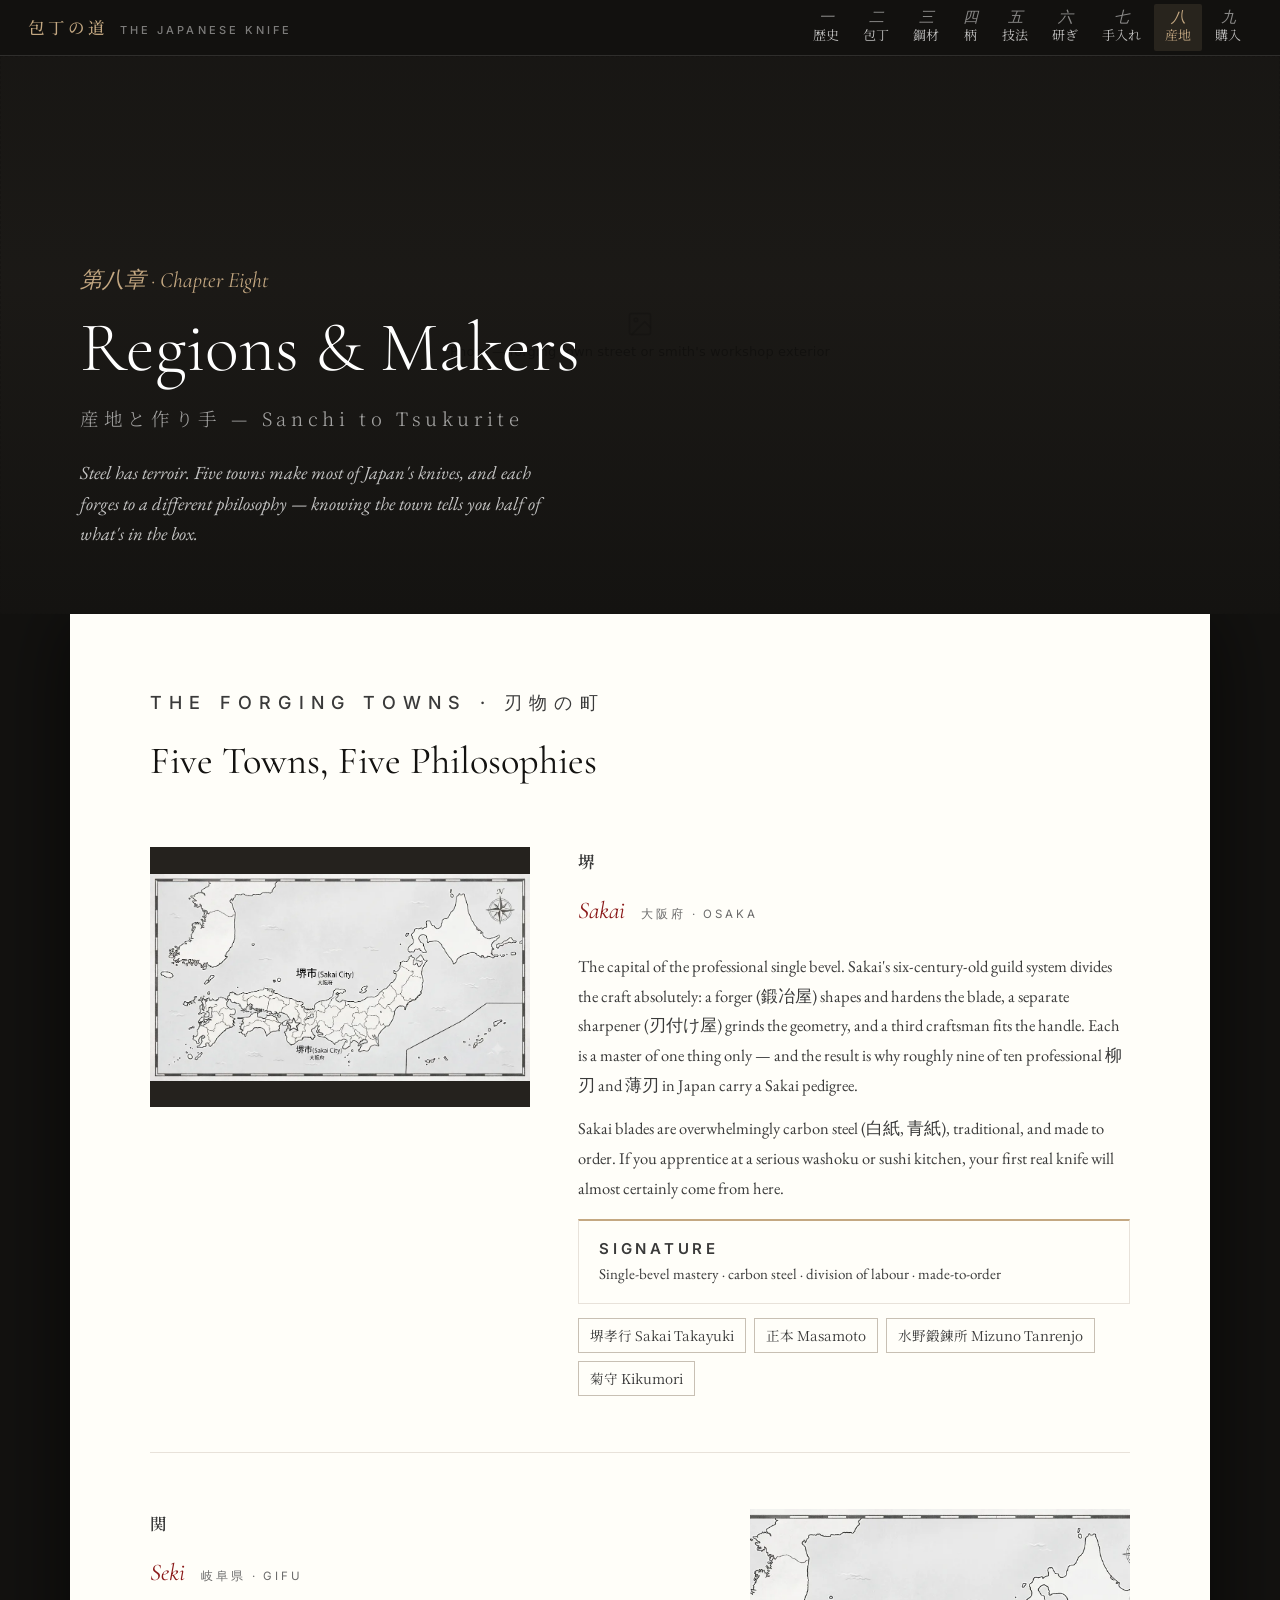
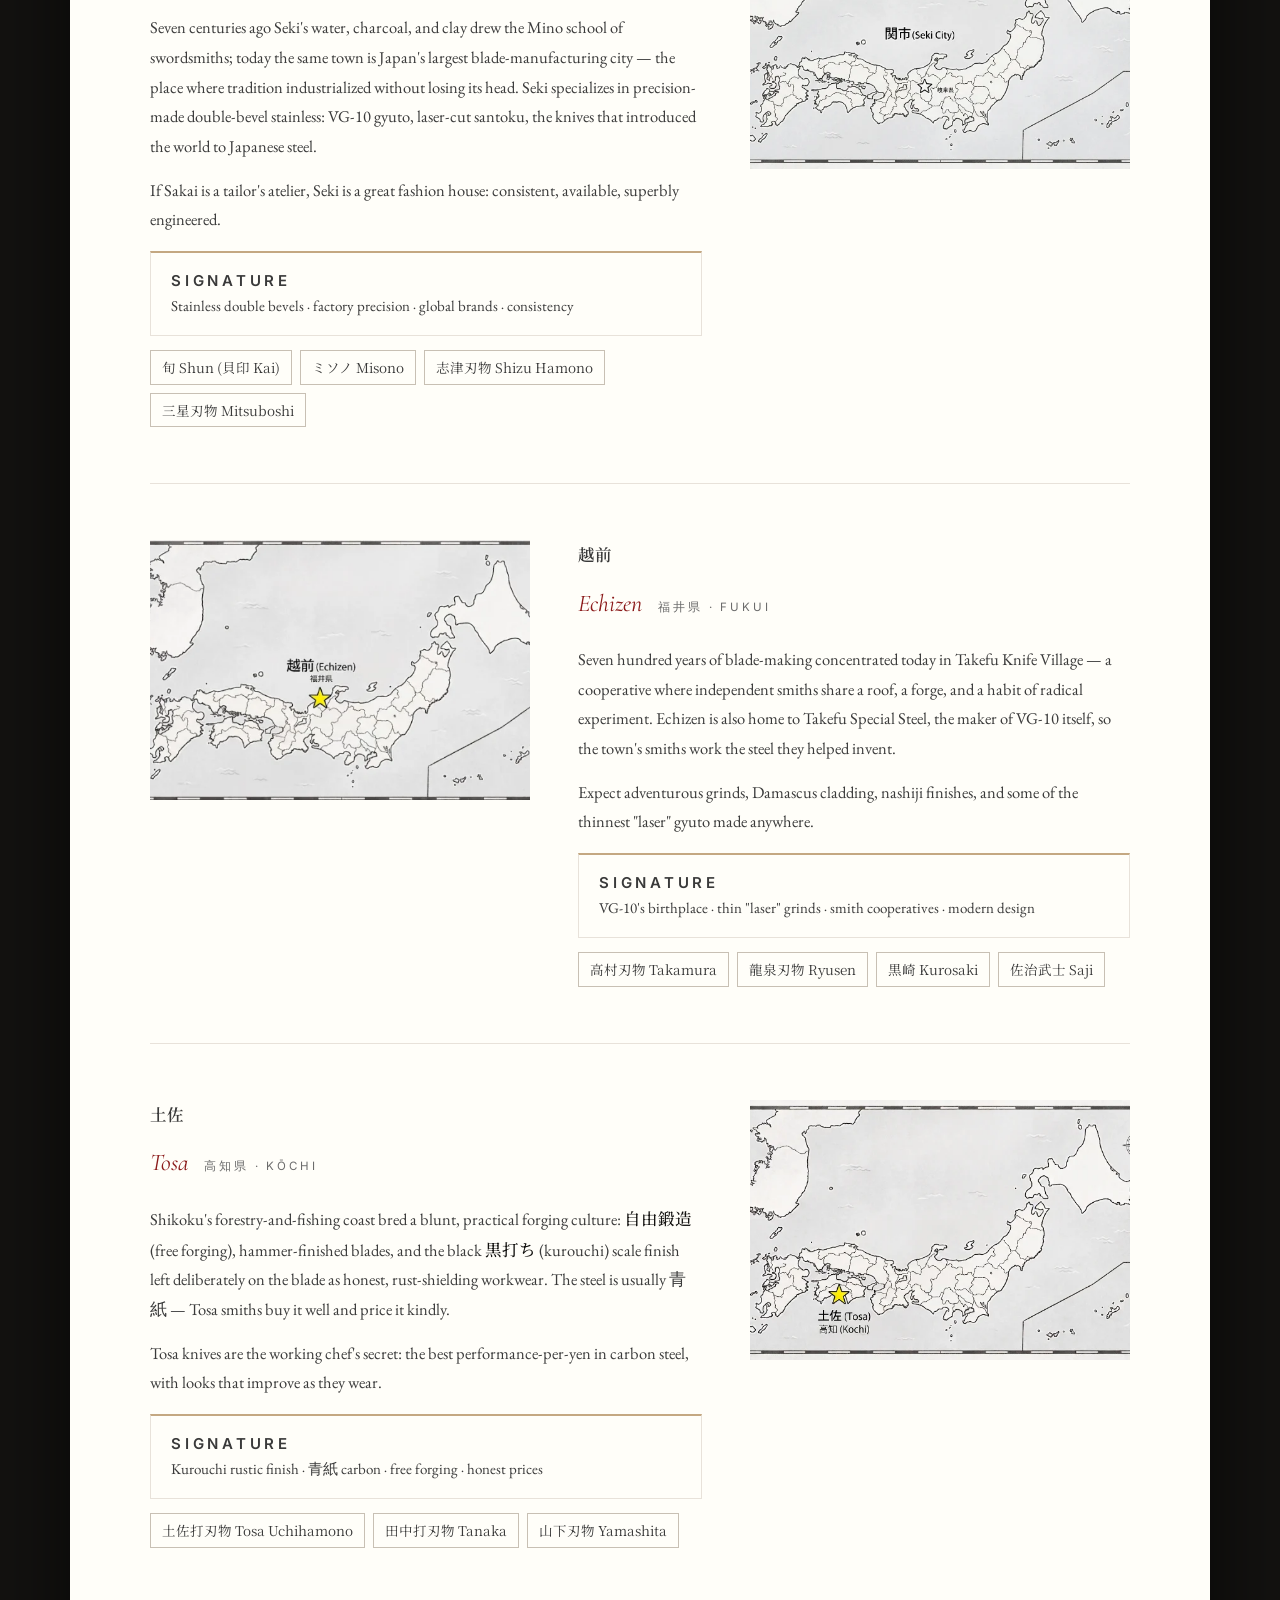
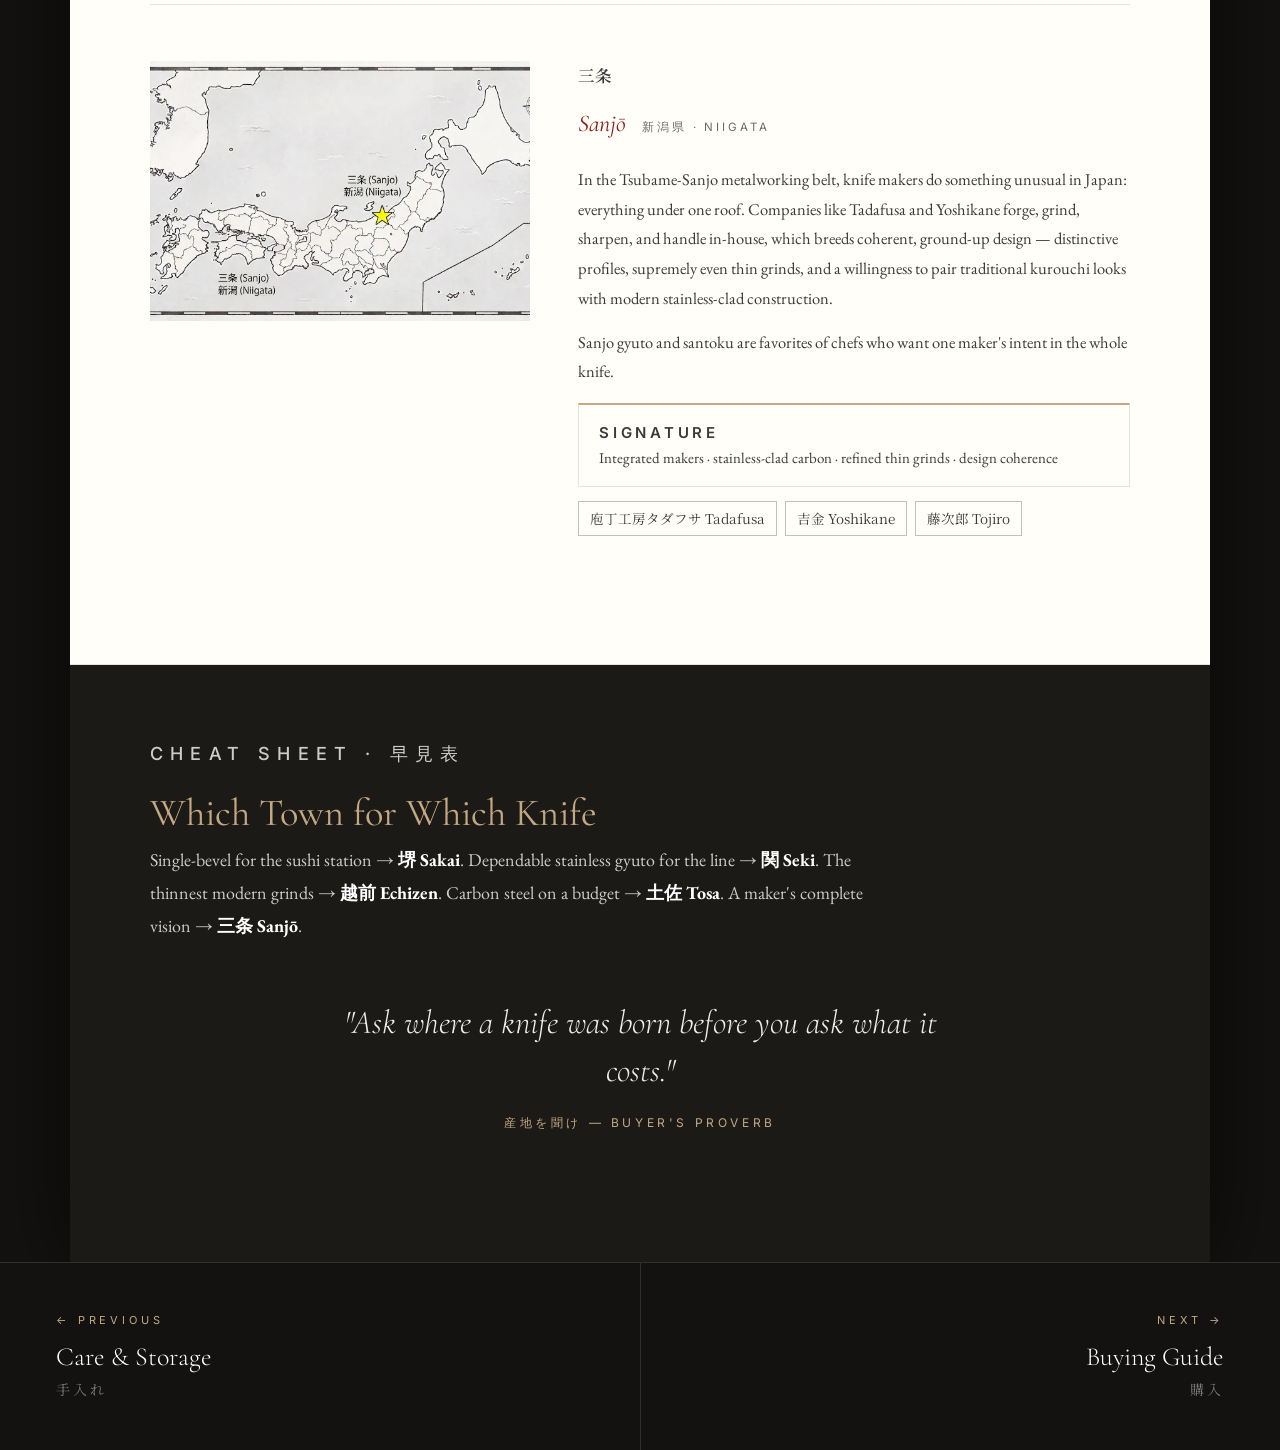
<file: knife-guide/08-regions.html>
<!DOCTYPE html>
<html lang="en">

<head>
    <meta charset="UTF-8">
    <meta name="viewport" content="width=device-width, initial-scale=1.0">
    <title>第八章 産地 Regions & Makers — The Japanese Knife</title>
    <link rel="preconnect" href="https://fonts.googleapis.com">
    <link rel="preconnect" href="https://fonts.gstatic.com" crossorigin>
    <link href="https://fonts.googleapis.com/css2?family=Cormorant+Garamond:ital,wght@0,300;0,400;0,500;1,300;1,400&family=EB+Garamond:ital,wght@0,400;0,500;1,400&family=Noto+Serif+JP:wght@300;400;500;600&family=Inter:wght@400;500;600&display=swap" rel="stylesheet">
    <link rel="stylesheet" href="css/style.css">
    <style>
        .region {
            display: grid;
            grid-template-columns: 1fr 380px;
            gap: 48px;
            padding: 56px 0;
            align-items: start;
        }

        .region + .region { border-top: 1px solid var(--rule-light); }
        .region:nth-child(even) { grid-template-columns: 380px 1fr; }
        .region:nth-child(even) .region__media { order: -1; }

        .region__kanji {
            font-family: var(--font-jp);
            font-size: 52px;
            font-weight: 600;
            line-height: 1.1;
            color: var(--ink);
        }

        .region__meta {
            display: flex;
            gap: 16px;
            align-items: baseline;
            margin: 6px 0 20px;
        }

        .region__romaji { font-family: var(--font-display); font-style: italic; font-size: 24px; color: var(--accent); }
        .region__pref { font-family: var(--font-sans); font-size: 11.5px; letter-spacing: 0.25em; text-transform: uppercase; color: var(--ink-light); }

        .region p { font-size: 16.5px; line-height: 1.8; color: var(--ink-mid); margin-bottom: 14px; max-width: 580px; }

        .region__media image-slot { width: 100%; height: 260px; }

        .region__signature {
            border: 1px solid var(--rule-light);
            border-top: 2px solid var(--gold);
            padding: 16px 20px;
            margin-top: 16px;
        }

        .region__signature-label { font-family: var(--font-sans); font-size: 10.5px; font-weight: 600; letter-spacing: 0.25em; text-transform: uppercase; color: var(--ink-light); margin-bottom: 6px; }
        .region__signature p { font-size: 15px !important; line-height: 1.65 !important; margin: 0 !important; }

        .region__makers { margin-top: 14px; display: flex; flex-wrap: wrap; gap: 8px; }
        .maker-tag {
            font-family: var(--font-jp);
            font-size: 13.5px;
            color: var(--ink-mid);
            border: 1px solid var(--rule);
            padding: 5px 11px;
            white-space: nowrap;
        }

        @media (max-width: 900px) {
            .region, .region:nth-child(even) { grid-template-columns: 1fr; }
            .region:nth-child(even) .region__media { order: 0; }
        }
    </style>
</head>

<body data-screen-label="Ch.8 Regions 産地">
    <div id="site-nav"></div>

    <header class="chapter-hero" data-screen-label="Regions hero">
        <div class="chapter-hero__media">
            <image-slot id="regions-hero" shape="rect" placeholder="Photo — forging town street or smith's workshop exterior"></image-slot>
        </div>
        <div class="chapter-hero__scrim"></div>
        <div class="chapter-hero__content">
            <p class="chapter-hero__number">第八章 · Chapter Eight</p>
            <h1 class="chapter-hero__title">Regions &amp; Makers</h1>
            <p class="chapter-hero__jp">産地と作り手 — Sanchi to Tsukurite</p>
            <p class="chapter-hero__standfirst">Steel has terroir. Five towns make most of Japan's
                knives, and each forges to a different philosophy — knowing the town tells you half
                of what's in the box.</p>
        </div>
    </header>

    <div class="page-wrapper">
        <section class="section" data-screen-label="The five towns">
            <div class="prose reveal">
                <p class="section__eyebrow">The Forging Towns · 刃物の町</p>
                <h2 class="section__title">Five Towns, Five Philosophies</h2>
            </div>

            <!-- 堺 -->
            <div class="region reveal" id="sakai">
                <div>
                    <p class="region__kanji">堺</p>
                    <div class="region__meta">
                        <span class="region__romaji">Sakai</span>
                        <span class="region__pref">大阪府 · Osaka</span>
                    </div>
                    <p>The capital of the professional single bevel. Sakai's six-century-old guild
                        system divides the craft absolutely: a forger (鍛冶屋) shapes and hardens the
                        blade, a separate sharpener (刃付け屋) grinds the geometry, and a third
                        craftsman fits the handle. Each is a master of one thing only — and the
                        result is why roughly nine of ten professional 柳刃 and 薄刃 in Japan carry a
                        Sakai pedigree.</p>
                    <p>Sakai blades are overwhelmingly carbon steel (白紙, 青紙), traditional, and
                        made to order. If you apprentice at a serious washoku or sushi kitchen, your
                        first real knife will almost certainly come from here.</p>
                    <div class="region__signature">
                        <p class="region__signature-label">Signature</p>
                        <p>Single-bevel mastery · carbon steel · division of labour · made-to-order</p>
                    </div>
                    <div class="region__makers">
                        <span class="maker-tag">堺孝行 Sakai Takayuki</span>
                        <span class="maker-tag">正本 Masamoto</span>
                        <span class="maker-tag">水野鍛錬所 Mizuno Tanrenjo</span>
                        <span class="maker-tag">菊守 Kikumori</span>
                    </div>
                </div>
                <div class="region__media">
                    <image-slot id="sakai-photo" shape="rect" fit="contain" src="assets/sakai-map.webp" placeholder="Map — Sakai, Osaka"></image-slot>
                </div>
            </div>

            <!-- 関 -->
            <div class="region reveal" id="seki">
                <div>
                    <p class="region__kanji">関</p>
                    <div class="region__meta">
                        <span class="region__romaji">Seki</span>
                        <span class="region__pref">岐阜県 · Gifu</span>
                    </div>
                    <p>Seven centuries ago Seki's water, charcoal, and clay drew the Mino school of
                        swordsmiths; today the same town is Japan's largest blade-manufacturing city —
                        the place where tradition industrialized without losing its head. Seki
                        specializes in precision-made double-bevel stainless: VG-10 gyuto, laser-cut
                        santoku, the knives that introduced the world to Japanese steel.</p>
                    <p>If Sakai is a tailor's atelier, Seki is a great fashion house: consistent,
                        available, superbly engineered.</p>
                    <div class="region__signature">
                        <p class="region__signature-label">Signature</p>
                        <p>Stainless double bevels · factory precision · global brands · consistency</p>
                    </div>
                    <div class="region__makers">
                        <span class="maker-tag">旬 Shun (貝印 Kai)</span>
                        <span class="maker-tag">ミソノ Misono</span>
                        <span class="maker-tag">志津刃物 Shizu Hamono</span>
                        <span class="maker-tag">三星刃物 Mitsuboshi</span>
                    </div>
                </div>
                <div class="region__media">
                    <image-slot id="seki-photo" src="assets/photos/seki-photo.webp" shape="rect" placeholder="Photo — Seki factory floor or knife museum"></image-slot>
                </div>
            </div>

            <!-- 越前 -->
            <div class="region reveal" id="echizen">
                <div>
                    <p class="region__kanji">越前</p>
                    <div class="region__meta">
                        <span class="region__romaji">Echizen</span>
                        <span class="region__pref">福井県 · Fukui</span>
                    </div>
                    <p>Seven hundred years of blade-making concentrated today in Takefu Knife
                        Village — a cooperative where independent smiths share a roof, a forge, and a
                        habit of radical experiment. Echizen is also home to Takefu Special Steel,
                        the maker of VG-10 itself, so the town's smiths work the steel they helped
                        invent.</p>
                    <p>Expect adventurous grinds, Damascus cladding, nashiji finishes, and some of
                        the thinnest "laser" gyuto made anywhere.</p>
                    <div class="region__signature">
                        <p class="region__signature-label">Signature</p>
                        <p>VG-10's birthplace · thin "laser" grinds · smith cooperatives · modern design</p>
                    </div>
                    <div class="region__makers">
                        <span class="maker-tag">高村刃物 Takamura</span>
                        <span class="maker-tag">龍泉刃物 Ryusen</span>
                        <span class="maker-tag">黒崎 Kurosaki</span>
                        <span class="maker-tag">佐治武士 Saji</span>
                    </div>
                </div>
                <div class="region__media">
                    <image-slot id="echizen-photo" src="assets/photos/echizen-photo.webp" shape="rect" placeholder="Photo — Takefu Knife Village forge, smith at work"></image-slot>
                </div>
            </div>

            <!-- 土佐 -->
            <div class="region reveal" id="tosa">
                <div>
                    <p class="region__kanji">土佐</p>
                    <div class="region__meta">
                        <span class="region__romaji">Tosa</span>
                        <span class="region__pref">高知県 · Kōchi</span>
                    </div>
                    <p>Shikoku's forestry-and-fishing coast bred a blunt, practical forging culture:
                        <span class="jp-term">自由鍛造</span> (free forging), hammer-finished blades, and
                        the black <span class="jp-term">黒打ち</span> (kurouchi) scale finish left
                        deliberately on the blade as honest, rust-shielding workwear. The steel is
                        usually 青紙 — Tosa smiths buy it well and price it kindly.</p>
                    <p>Tosa knives are the working chef's secret: the best performance-per-yen in
                        carbon steel, with looks that improve as they wear.</p>
                    <div class="region__signature">
                        <p class="region__signature-label">Signature</p>
                        <p>Kurouchi rustic finish · 青紙 carbon · free forging · honest prices</p>
                    </div>
                    <div class="region__makers">
                        <span class="maker-tag">土佐打刃物 Tosa Uchihamono</span>
                        <span class="maker-tag">田中打刃物 Tanaka</span>
                        <span class="maker-tag">山下刃物 Yamashita</span>
                    </div>
                </div>
                <div class="region__media">
                    <image-slot id="tosa-photo" src="assets/photos/tosa-photo.webp" shape="rect" placeholder="Photo — kurouchi blade close-up, hammer-textured black finish"></image-slot>
                </div>
            </div>

            <!-- 三条 -->
            <div class="region reveal" id="sanjo">
                <div>
                    <p class="region__kanji">三条</p>
                    <div class="region__meta">
                        <span class="region__romaji">Sanjō</span>
                        <span class="region__pref">新潟県 · Niigata</span>
                    </div>
                    <p>In the Tsubame-Sanjo metalworking belt, knife makers do something unusual in
                        Japan: everything under one roof. Companies like Tadafusa and Yoshikane
                        forge, grind, sharpen, and handle in-house, which breeds coherent,
                        ground-up design — distinctive profiles, supremely even thin grinds, and a
                        willingness to pair traditional kurouchi looks with modern stainless-clad
                        construction.</p>
                    <p>Sanjo gyuto and santoku are favorites of chefs who want one maker's intent
                        in the whole knife.</p>
                    <div class="region__signature">
                        <p class="region__signature-label">Signature</p>
                        <p>Integrated makers · stainless-clad carbon · refined thin grinds · design coherence</p>
                    </div>
                    <div class="region__makers">
                        <span class="maker-tag">庖丁工房タダフサ Tadafusa</span>
                        <span class="maker-tag">吉金 Yoshikane</span>
                        <span class="maker-tag">藤次郎 Tojiro</span>
                    </div>
                </div>
                <div class="region__media">
                    <image-slot id="sanjo-photo" src="assets/photos/sanjo-photo.webp" shape="rect" placeholder="Photo — Sanjo workshop, stainless-clad blade grinding"></image-slot>
                </div>
            </div>
        </section>

        <section class="section section--dark" data-screen-label="Buying by region">
            <div class="prose reveal">
                <p class="section__eyebrow">Cheat Sheet · 早見表</p>
                <h2 class="section__title">Which Town for Which Knife</h2>
                <p>Single-bevel for the sushi station → <strong style="color:#fff;">堺 Sakai</strong>.
                    Dependable stainless gyuto for the line → <strong style="color:#fff;">関 Seki</strong>.
                    The thinnest modern grinds → <strong style="color:#fff;">越前 Echizen</strong>.
                    Carbon steel on a budget → <strong style="color:#fff;">土佐 Tosa</strong>.
                    A maker's complete vision → <strong style="color:#fff;">三条 Sanjō</strong>.</p>
            </div>
            <div class="pull-quote reveal">
                <blockquote>"Ask where a knife was born before you ask what it costs."</blockquote>
                <cite>産地を聞け — buyer's proverb</cite>
            </div>
        </section>
    </div>

    <div id="chapter-footer"></div>

    <script src="js/image-slot.js"></script>
    <script src="js/site.js"></script>
</body>

</html>
</file>
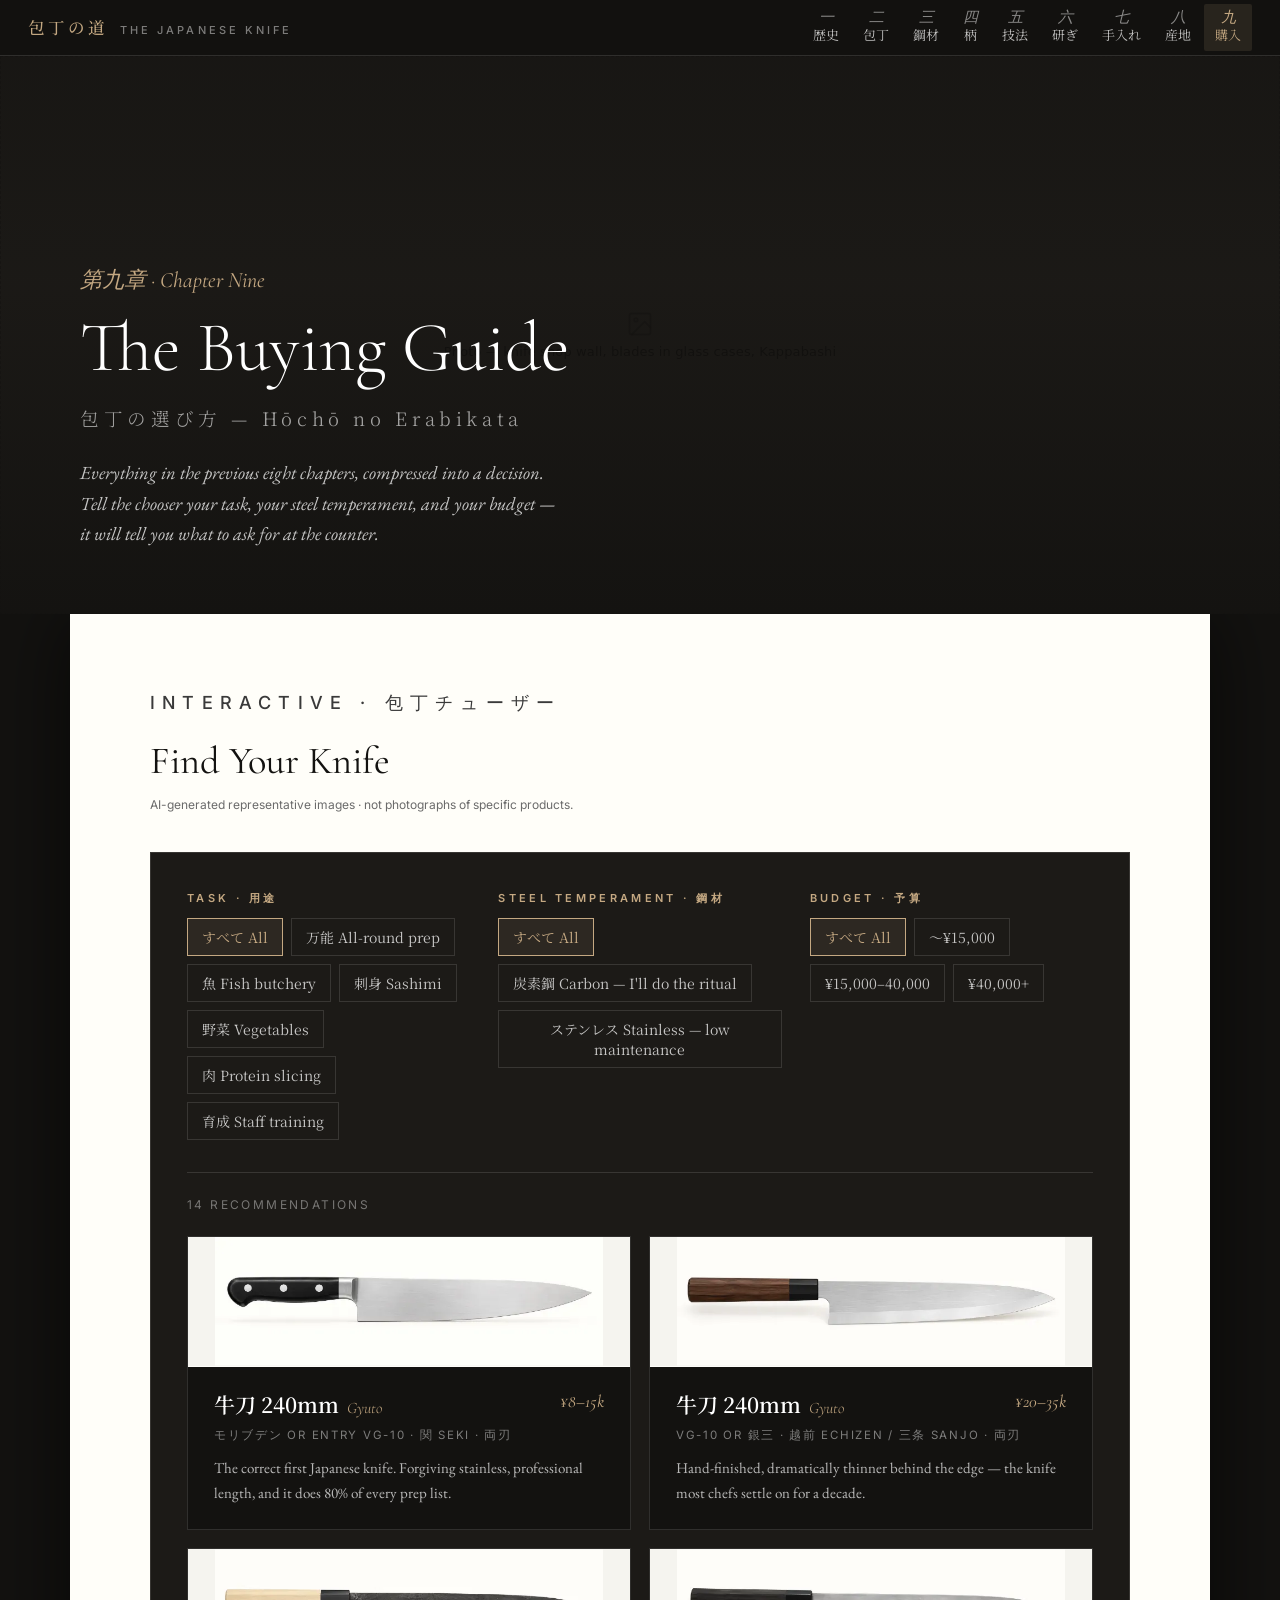
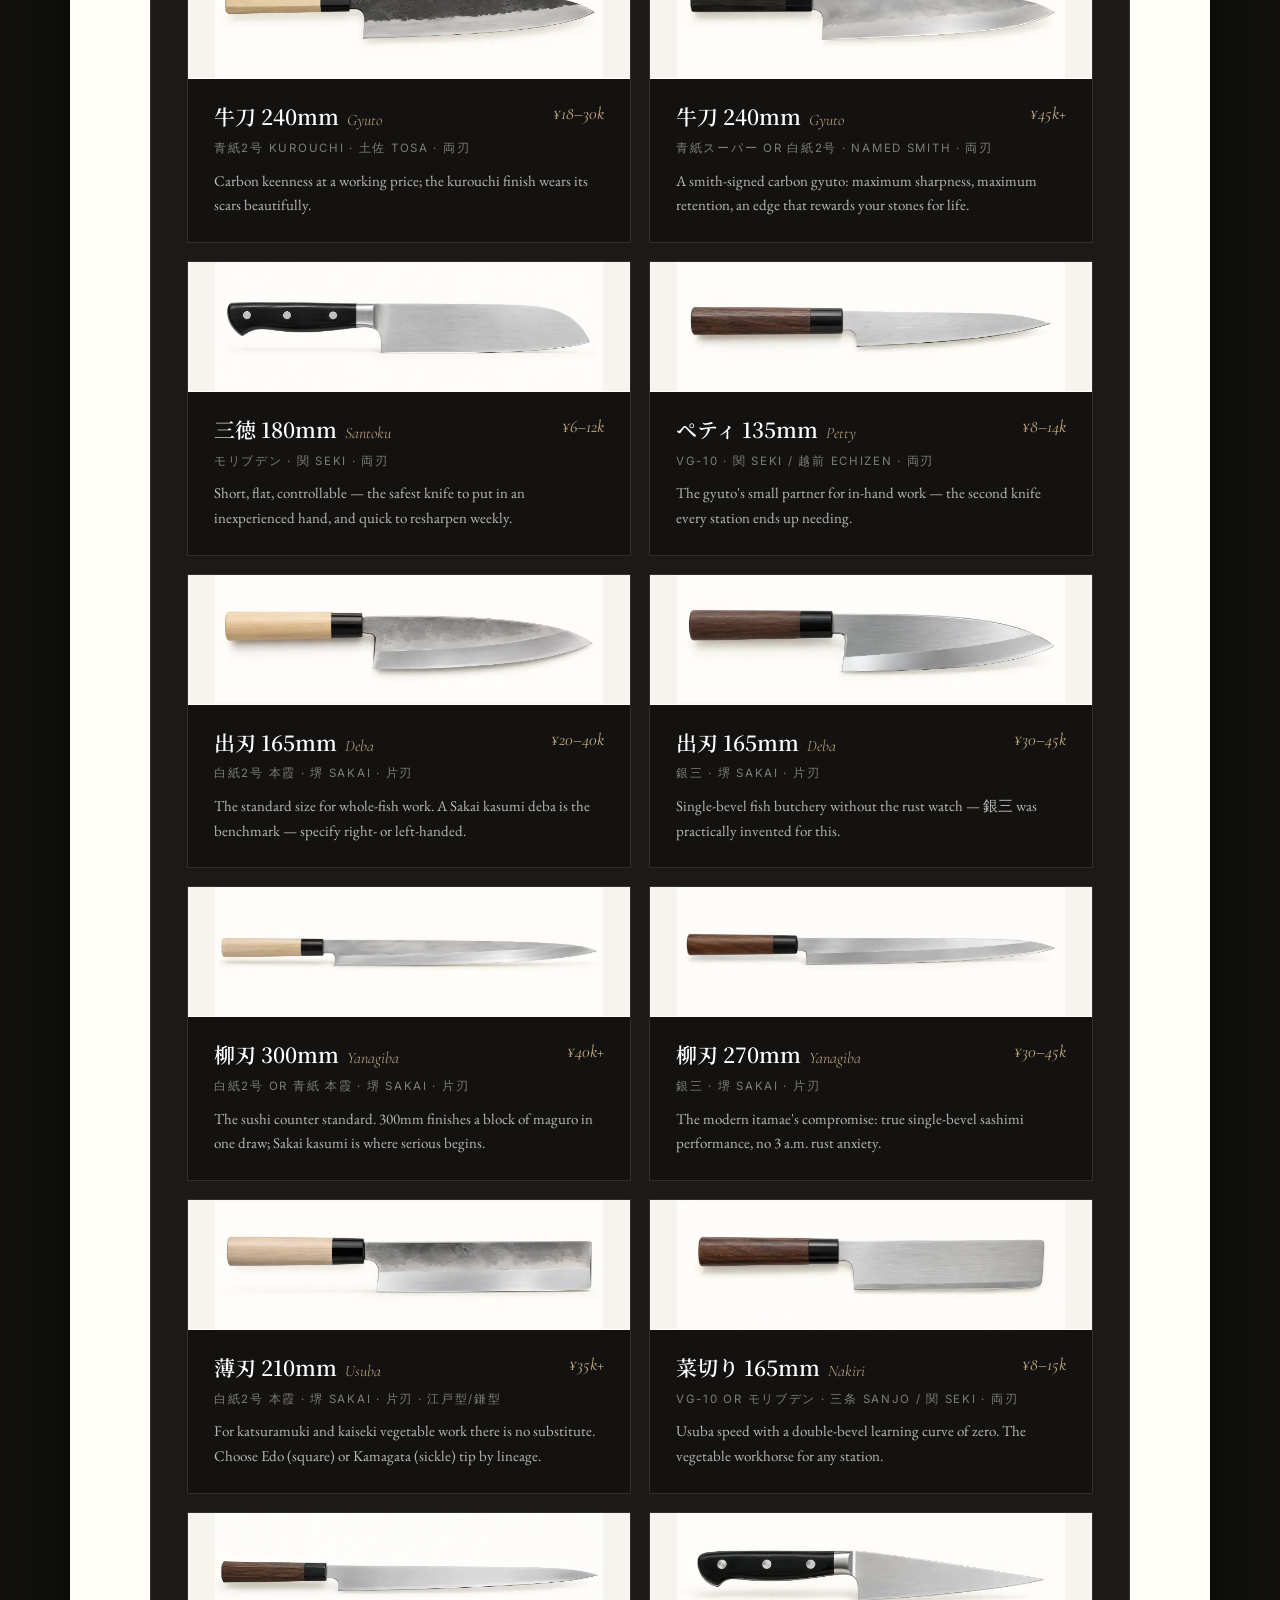
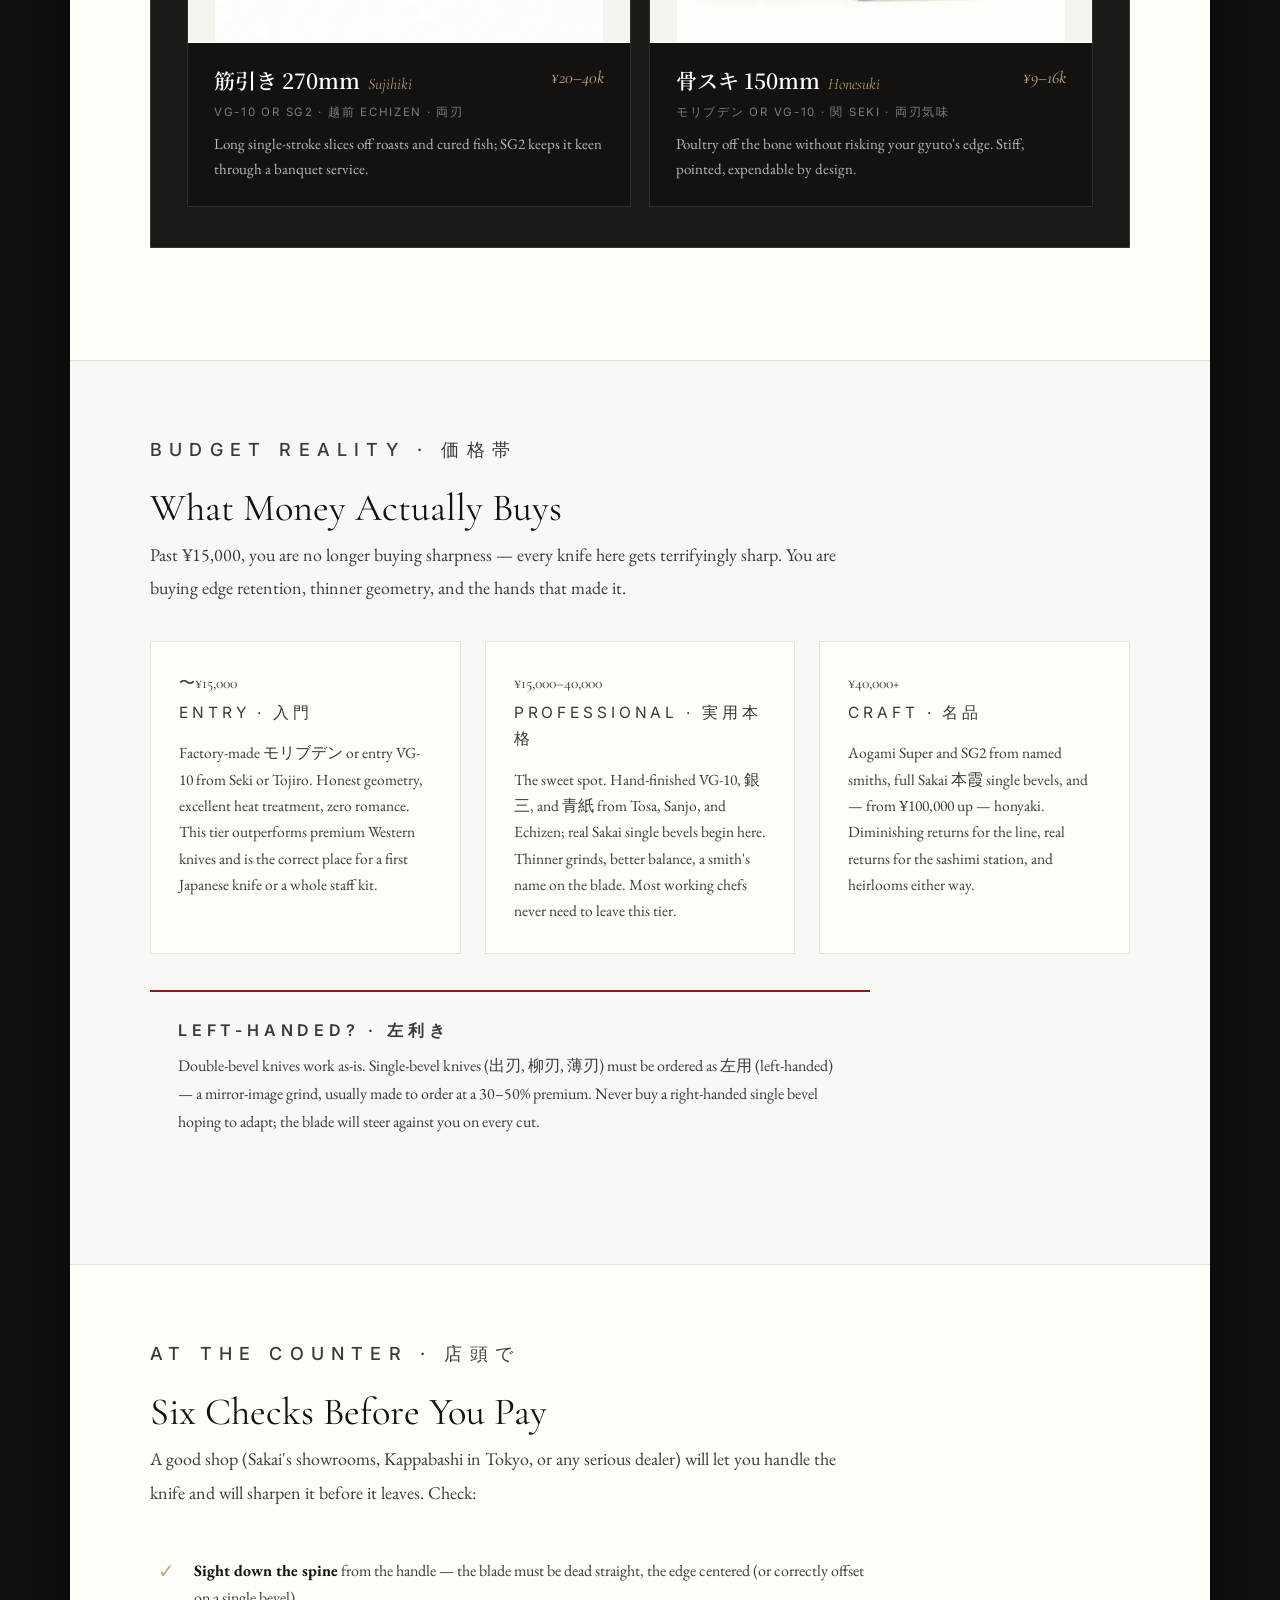
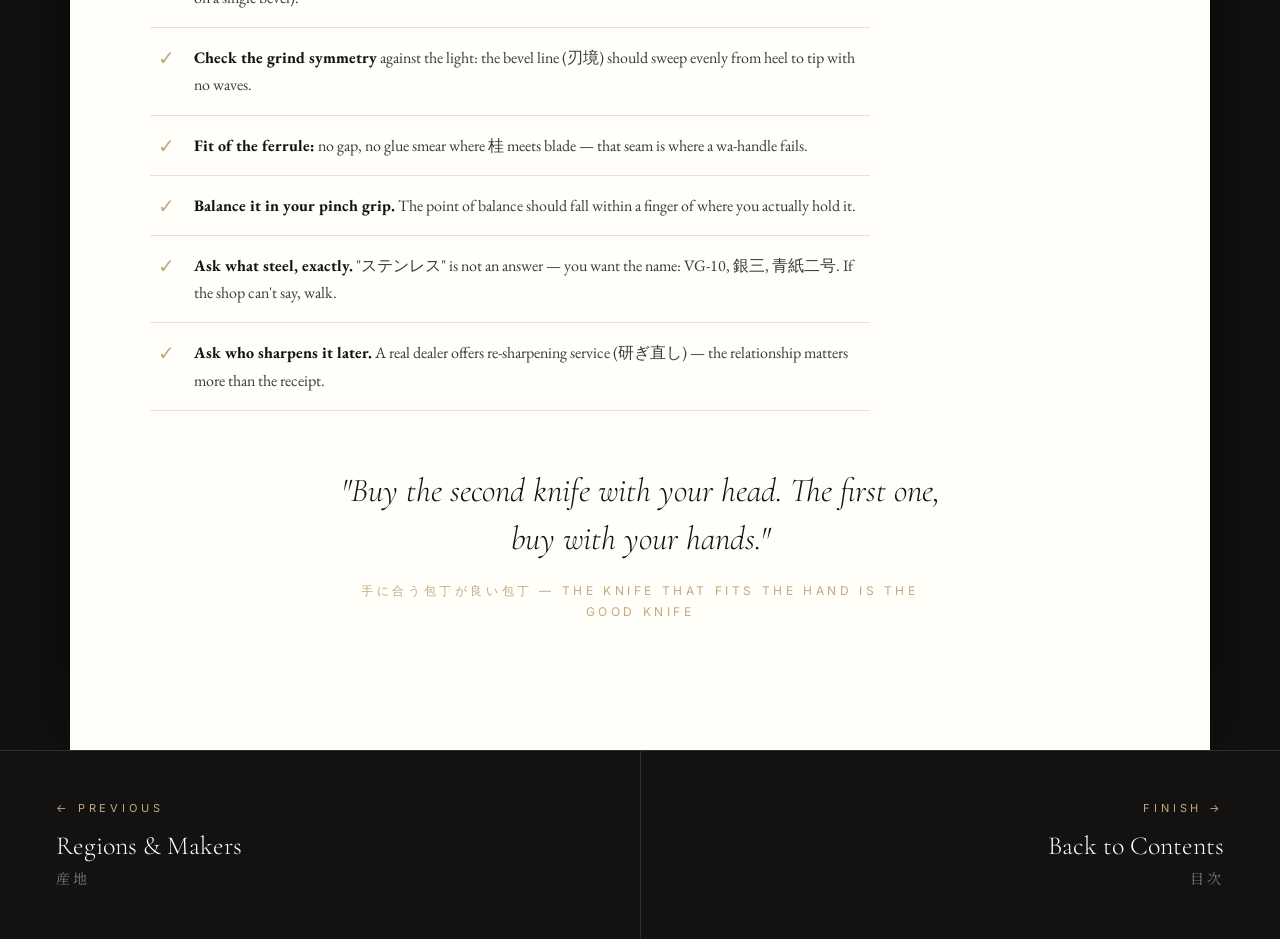
<file: knife-guide/09-buying.html>
<!DOCTYPE html>
<html lang="en">

<head>
    <meta charset="UTF-8">
    <meta name="viewport" content="width=device-width, initial-scale=1.0">
    <title>第九章 購入ガイド Buying Guide — The Japanese Knife</title>
    <link rel="preconnect" href="https://fonts.googleapis.com">
    <link rel="preconnect" href="https://fonts.gstatic.com" crossorigin>
    <link href="https://fonts.googleapis.com/css2?family=Cormorant+Garamond:ital,wght@0,300;0,400;0,500;1,300;1,400&family=EB+Garamond:ital,wght@0,400;0,500;1,400&family=Noto+Serif+JP:wght@300;400;500;600&family=Inter:wght@400;500;600&display=swap" rel="stylesheet">
    <link rel="stylesheet" href="css/style.css">
    <style>
        /* ============ CHOOSER ============ */
        .chooser {
            background: var(--ink-2);
            border: 1px solid var(--rule-dark);
            margin: 40px 0;
            padding: 36px 36px 40px;
        }

        .chooser__filters { display: grid; grid-template-columns: 1fr 1fr 1fr; gap: 28px; margin-bottom: 32px; }

        .chooser__group-label {
            font-family: var(--font-sans);
            font-size: 11px;
            font-weight: 600;
            letter-spacing: 0.3em;
            text-transform: uppercase;
            color: var(--gold);
            margin-bottom: 10px;
        }

        .chooser__opts { display: flex; flex-wrap: wrap; gap: 8px; }

        .chooser__opt {
            font-family: var(--font-jp);
            font-size: 14px;
            color: rgba(255, 255, 255, 0.75);
            background: none;
            border: 1px solid var(--rule-dark);
            padding: 8px 14px;
            cursor: pointer;
            transition: border-color 0.2s, color 0.2s, background 0.2s;
        }

        .chooser__opt:hover { border-color: rgba(196, 168, 130, 0.5); }
        .chooser__opt.is-active { border-color: var(--gold); color: var(--gold); background: rgba(196, 168, 130, 0.1); }

        .chooser__count {
            font-family: var(--font-sans);
            font-size: 12px;
            letter-spacing: 0.2em;
            text-transform: uppercase;
            color: rgba(255, 255, 255, 0.4);
            border-top: 1px solid var(--rule-dark);
            padding-top: 22px;
            margin-bottom: 20px;
        }

        .chooser__results { display: grid; grid-template-columns: 1fr 1fr; gap: 18px; }

        .rec__photo { grid-column: 1 / -1; margin: -24px -26px 16px; height: 130px; background: var(--warm-white, #f7f4ee); border-bottom: 1px solid var(--rule-dark); }
        .rec__photo image-slot { width: 100%; height: 100%; }

        .rec {
            border: 1px solid var(--rule-dark);
            background: var(--ink);
            padding: 24px 26px;
            display: grid;
            grid-template-columns: 1fr auto;
            gap: 4px 16px;
        }

        .rec__name { font-family: var(--font-jp); font-size: 21px; font-weight: 600; color: #fff; }
        .rec__name small { font-family: var(--font-display); font-style: italic; font-weight: 300; font-size: 16px; color: var(--gold); margin-left: 8px; }

        .rec__price {
            font-family: var(--font-display);
            font-size: 17.5px;
            font-style: italic;
            color: var(--gold);
            text-align: right;
            white-space: nowrap;
        }

        .rec__spec {
            grid-column: 1 / -1;
            font-family: var(--font-sans);
            font-size: 11.5px;
            letter-spacing: 0.15em;
            text-transform: uppercase;
            color: rgba(255, 255, 255, 0.45);
            margin-bottom: 6px;
        }

        .rec__why { grid-column: 1 / -1; font-size: 15px; line-height: 1.65; color: rgba(255, 255, 255, 0.7); }

        .chooser__empty {
            grid-column: 1 / -1;
            text-align: center;
            padding: 40px;
            font-family: var(--font-serif);
            font-style: italic;
            font-size: 16.5px;
            color: rgba(255, 255, 255, 0.5);
        }

        /* budget tiers */
        .tier-grid { display: grid; grid-template-columns: repeat(3, 1fr); gap: 24px; margin: 36px 0; }
        .tier { border: 1px solid var(--rule-light); padding: 28px; background: var(--warm-white); }
        .tier__price { font-family: var(--font-display); font-size: 28px; color: var(--ink); }
        .tier__label { font-family: var(--font-sans); font-size: 11px; letter-spacing: 0.25em; text-transform: uppercase; color: var(--accent); margin: 4px 0 14px; }
        .tier p { font-size: 15.5px; line-height: 1.7; color: var(--ink-mid); }

        /* checklist */
        .check-list { max-width: 720px; margin: 32px 0 0; list-style: none; }
        .check-list li {
            position: relative;
            padding: 16px 0 16px 44px;
            border-bottom: 1px solid var(--rule-light);
            font-size: 16px;
            line-height: 1.7;
            color: var(--ink-mid);
        }
        .check-list li::before {
            content: '✓';
            position: absolute;
            left: 8px;
            top: 15px;
            font-family: var(--font-display);
            font-size: 19.5px;
            color: var(--gold);
        }
        .check-list li strong { color: var(--ink); }

        @media (max-width: 1000px) {
            .chooser__filters { grid-template-columns: 1fr; }
            .chooser__results { grid-template-columns: 1fr; }
            .tier-grid { grid-template-columns: 1fr; }
        }
    .rec__photo{overflow:hidden}.rec__photo image-slot{background:#fffef9}
</style>
</head>

<body data-screen-label="Ch.9 Buying 購入ガイド">
    <div id="site-nav"></div>

    <header class="chapter-hero" data-screen-label="Buying hero">
        <div class="chapter-hero__media">
            <image-slot id="buying-hero" shape="rect" placeholder="Photo — knife shop wall, blades in glass cases, Kappabashi"></image-slot>
        </div>
        <div class="chapter-hero__scrim"></div>
        <div class="chapter-hero__content">
            <p class="chapter-hero__number">第九章 · Chapter Nine</p>
            <h1 class="chapter-hero__title">The Buying Guide</h1>
            <p class="chapter-hero__jp">包丁の選び方 — Hōchō no Erabikata</p>
            <p class="chapter-hero__standfirst">Everything in the previous eight chapters, compressed
                into a decision. Tell the chooser your task, your steel temperament, and your budget —
                it will tell you what to ask for at the counter.</p>
        </div>
    </header>

    <div class="page-wrapper">

        <!-- ============ CHOOSER ============ -->
        <section class="section" data-screen-label="Knife chooser (interactive)">
            <div class="prose reveal">
                <p class="section__eyebrow">Interactive · 包丁チューザー</p>
                <h2 class="section__title">Find Your Knife</h2>
                <p style="font:12px var(--font-sans);color:var(--ink-light);margin-top:14px">AI-generated representative images · not photographs of specific products.</p>
            </div>

            <div class="chooser reveal">
                <div class="chooser__filters">
                    <div>
                        <p class="chooser__group-label">Task · 用途</p>
                        <div class="chooser__opts" data-filter="task">
                            <button class="chooser__opt is-active" data-value="all">すべて All</button>
                            <button class="chooser__opt" data-value="allround">万能 All-round prep</button>
                            <button class="chooser__opt" data-value="fish">魚 Fish butchery</button>
                            <button class="chooser__opt" data-value="sashimi">刺身 Sashimi</button>
                            <button class="chooser__opt" data-value="veg">野菜 Vegetables</button>
                            <button class="chooser__opt" data-value="protein">肉 Protein slicing</button>
                            <button class="chooser__opt" data-value="staff">育成 Staff training</button>
                        </div>
                    </div>
                    <div>
                        <p class="chooser__group-label">Steel temperament · 鋼材</p>
                        <div class="chooser__opts" data-filter="steel">
                            <button class="chooser__opt is-active" data-value="all">すべて All</button>
                            <button class="chooser__opt" data-value="carbon">炭素鋼 Carbon — I'll do the ritual</button>
                            <button class="chooser__opt" data-value="stainless">ステンレス Stainless — low maintenance</button>
                        </div>
                    </div>
                    <div>
                        <p class="chooser__group-label">Budget · 予算</p>
                        <div class="chooser__opts" data-filter="budget">
                            <button class="chooser__opt is-active" data-value="all">すべて All</button>
                            <button class="chooser__opt" data-value="entry">〜¥15,000</button>
                            <button class="chooser__opt" data-value="mid">¥15,000–40,000</button>
                            <button class="chooser__opt" data-value="high">¥40,000+</button>
                        </div>
                    </div>
                </div>

                <p class="chooser__count" id="chooser-count"></p>
                <div class="chooser__results" id="chooser-results"></div>
            </div>
        </section>

        <!-- ============ BUDGET REALITY ============ -->
        <section class="section section--cream" data-screen-label="Budget tiers">
            <div class="prose reveal">
                <p class="section__eyebrow">Budget Reality · 価格帯</p>
                <h2 class="section__title">What Money Actually Buys</h2>
                <p>Past ¥15,000, you are no longer buying sharpness — every knife here gets terrifyingly
                    sharp. You are buying edge retention, thinner geometry, and the hands that made it.</p>
            </div>
            <div class="tier-grid reveal">
                <div class="tier">
                    <p class="tier__price">〜¥15,000</p>
                    <p class="tier__label">Entry · 入門</p>
                    <p>Factory-made モリブデン or entry VG-10 from Seki or Tojiro. Honest geometry,
                        excellent heat treatment, zero romance. This tier outperforms premium Western
                        knives and is the correct place for a first Japanese knife or a whole staff
                        kit.</p>
                </div>
                <div class="tier">
                    <p class="tier__price">¥15,000–40,000</p>
                    <p class="tier__label">Professional · 実用本格</p>
                    <p>The sweet spot. Hand-finished VG-10, 銀三, and 青紙 from Tosa, Sanjo, and
                        Echizen; real Sakai single bevels begin here. Thinner grinds, better balance,
                        a smith's name on the blade. Most working chefs never need to leave this
                        tier.</p>
                </div>
                <div class="tier">
                    <p class="tier__price">¥40,000+</p>
                    <p class="tier__label">Craft · 名品</p>
                    <p>Aogami Super and SG2 from named smiths, full Sakai 本霞 single bevels, and —
                        from ¥100,000 up — honyaki. Diminishing returns for the line, real returns
                        for the sashimi station, and heirlooms either way.</p>
                </div>
            </div>
            <div class="callout reveal">
                <p class="callout__label">Left-handed? · 左利き</p>
                <p>Double-bevel knives work as-is. Single-bevel knives (出刃, 柳刃, 薄刃) must be
                    ordered as 左用 (left-handed) — a mirror-image grind, usually made to order at a
                    30–50% premium. Never buy a right-handed single bevel hoping to adapt; the blade
                    will steer against you on every cut.</p>
            </div>
        </section>

        <!-- ============ AT THE COUNTER ============ -->
        <section class="section" data-screen-label="Shop checklist">
            <div class="prose reveal">
                <p class="section__eyebrow">At the Counter · 店頭で</p>
                <h2 class="section__title">Six Checks Before You Pay</h2>
                <p>A good shop (Sakai's showrooms, Kappabashi in Tokyo, or any serious dealer) will
                    let you handle the knife and will sharpen it before it leaves. Check:</p>
            </div>
            <ul class="check-list reveal">
                <li><strong>Sight down the spine</strong> from the handle — the blade must be dead
                    straight, the edge centered (or correctly offset on a single bevel).</li>
                <li><strong>Check the grind symmetry</strong> against the light: the bevel line
                    (刃境) should sweep evenly from heel to tip with no waves.</li>
                <li><strong>Fit of the ferrule:</strong> no gap, no glue smear where 桂 meets blade —
                    that seam is where a wa-handle fails.</li>
                <li><strong>Balance it in your pinch grip.</strong> The point of balance should fall
                    within a finger of where you actually hold it.</li>
                <li><strong>Ask what steel, exactly.</strong> "ステンレス" is not an answer — you want
                    the name: VG-10, 銀三, 青紙二号. If the shop can't say, walk.</li>
                <li><strong>Ask who sharpens it later.</strong> A real dealer offers re-sharpening
                    service (研ぎ直し) — the relationship matters more than the receipt.</li>
            </ul>

            <div class="pull-quote reveal">
                <blockquote>"Buy the second knife with your head. The first one, buy with your hands."</blockquote>
                <cite>手に合う包丁が良い包丁 — the knife that fits the hand is the good knife</cite>
            </div>
        </section>
    </div>

    <div id="chapter-footer"></div>

    <script src="js/image-slot.js"></script>
    <script src="js/site.js"></script>
    <script>
        (function () {
            var KNIVES = [
                { img: 'assets/cards/knife-gyuto-entry.webp', slot: 'knife-gyuto-entry', name: '牛刀 240mm', romaji: 'Gyuto', task: ['allround', 'protein'], steel: 'stainless', budget: 'entry', spec: 'モリブデン or entry VG-10 · 関 Seki · 両刃', price: '¥8–15k', why: 'The correct first Japanese knife. Forgiving stainless, professional length, and it does 80% of every prep list.' },
                { img: 'assets/cards/knife-gyuto-mid.webp', slot: 'knife-gyuto-mid', name: '牛刀 240mm', romaji: 'Gyuto', task: ['allround', 'protein'], steel: 'stainless', budget: 'mid', spec: 'VG-10 or 銀三 · 越前 Echizen / 三条 Sanjo · 両刃', price: '¥20–35k', why: 'Hand-finished, dramatically thinner behind the edge — the knife most chefs settle on for a decade.' },
                { img: 'assets/cards/knife-gyuto-kurouchi-mid.webp', slot: 'knife-gyuto-kurouchi-mid', name: '牛刀 240mm', romaji: 'Gyuto', task: ['allround', 'protein'], steel: 'carbon', budget: 'mid', spec: '青紙2号 kurouchi · 土佐 Tosa · 両刃', price: '¥18–30k', why: 'Carbon keenness at a working price; the kurouchi finish wears its scars beautifully.' },
                { img: 'assets/cards/knife-gyuto-carbon-high.webp', slot: 'knife-gyuto-carbon-high', name: '牛刀 240mm', romaji: 'Gyuto', task: ['allround', 'protein'], steel: 'carbon', budget: 'high', spec: '青紙スーパー or 白紙2号 · named smith · 両刃', price: '¥45k+', why: 'A smith-signed carbon gyuto: maximum sharpness, maximum retention, an edge that rewards your stones for life.' },
                { img: 'assets/cards/knife-santoku-entry.webp', slot: 'knife-santoku-entry', name: '三徳 180mm', romaji: 'Santoku', task: ['allround', 'staff', 'veg'], steel: 'stainless', budget: 'entry', spec: 'モリブデン · 関 Seki · 両刃', price: '¥6–12k', why: 'Short, flat, controllable — the safest knife to put in an inexperienced hand, and quick to resharpen weekly.' },
                { img: 'assets/cards/knife-petty-entry.webp', slot: 'knife-petty-entry', name: 'ペティ 135mm', romaji: 'Petty', task: ['allround', 'staff'], steel: 'stainless', budget: 'entry', spec: 'VG-10 · 関 Seki / 越前 Echizen · 両刃', price: '¥8–14k', why: 'The gyuto\'s small partner for in-hand work — the second knife every station ends up needing.' },
                { img: 'assets/cards/knife-deba-mid.webp', slot: 'knife-deba-mid', name: '出刃 165mm', romaji: 'Deba', task: ['fish'], steel: 'carbon', budget: 'mid', spec: '白紙2号 本霞 · 堺 Sakai · 片刃', price: '¥20–40k', why: 'The standard size for whole-fish work. A Sakai kasumi deba is the benchmark — specify right- or left-handed.' },
                { img: 'assets/cards/knife-deba-ginsan-mid.webp', slot: 'knife-deba-ginsan-mid', name: '出刃 165mm', romaji: 'Deba', task: ['fish'], steel: 'stainless', budget: 'mid', spec: '銀三 · 堺 Sakai · 片刃', price: '¥30–45k', why: 'Single-bevel fish butchery without the rust watch — 銀三 was practically invented for this.' },
                { img: 'assets/cards/knife-yanagiba-high.webp', slot: 'knife-yanagiba-high', name: '柳刃 300mm', romaji: 'Yanagiba', task: ['sashimi'], steel: 'carbon', budget: 'high', spec: '白紙2号 or 青紙 本霞 · 堺 Sakai · 片刃', price: '¥40k+', why: 'The sushi counter standard. 300mm finishes a block of maguro in one draw; Sakai kasumi is where serious begins.' },
                { img: 'assets/cards/knife-yanagiba-ginsan-mid.webp', slot: 'knife-yanagiba-ginsan-mid', name: '柳刃 270mm', romaji: 'Yanagiba', task: ['sashimi'], steel: 'stainless', budget: 'mid', spec: '銀三 · 堺 Sakai · 片刃', price: '¥30–45k', why: 'The modern itamae\'s compromise: true single-bevel sashimi performance, no 3 a.m. rust anxiety.' },
                { img: 'assets/cards/knife-usuba-high.webp', slot: 'knife-usuba-high', name: '薄刃 210mm', romaji: 'Usuba', task: ['veg'], steel: 'carbon', budget: 'high', spec: '白紙2号 本霞 · 堺 Sakai · 片刃 · 江戸型/鎌型', price: '¥35k+', why: 'For katsuramuki and kaiseki vegetable work there is no substitute. Choose Edo (square) or Kamagata (sickle) tip by lineage.' },
                { img: 'assets/cards/knife-nakiri-entry.webp', slot: 'knife-nakiri-entry', name: '菜切り 165mm', romaji: 'Nakiri', task: ['veg', 'staff'], steel: 'stainless', budget: 'entry', spec: 'VG-10 or モリブデン · 三条 Sanjo / 関 Seki · 両刃', price: '¥8–15k', why: 'Usuba speed with a double-bevel learning curve of zero. The vegetable workhorse for any station.' },
                { img: 'assets/cards/knife-sujihiki-mid.webp', slot: 'knife-sujihiki-mid', name: '筋引き 270mm', romaji: 'Sujihiki', task: ['protein'], steel: 'stainless', budget: 'mid', spec: 'VG-10 or SG2 · 越前 Echizen · 両刃', price: '¥20–40k', why: 'Long single-stroke slices off roasts and cured fish; SG2 keeps it keen through a banquet service.' },
                { img: 'assets/cards/knife-honesuki-entry.webp', slot: 'knife-honesuki-entry', name: '骨スキ 150mm', romaji: 'Honesuki', task: ['protein', 'fish'], steel: 'stainless', budget: 'entry', spec: 'モリブデン or VG-10 · 関 Seki · 両刃気味', price: '¥9–16k', why: 'Poultry off the bone without risking your gyuto\'s edge. Stiff, pointed, expendable by design.' }
            ];

            var state = { task: 'all', steel: 'all', budget: 'all' };
            var results = document.getElementById('chooser-results');
            var count = document.getElementById('chooser-count');

            function render() {
                var list = KNIVES.filter(function (k) {
                    return (state.task === 'all' || k.task.indexOf(state.task) !== -1) &&
                        (state.steel === 'all' || k.steel === state.steel) &&
                        (state.budget === 'all' || k.budget === state.budget);
                });
                count.textContent = list.length + ' recommendation' + (list.length === 1 ? '' : 's');
                if (!list.length) {
                    results.innerHTML = '<p class="chooser__empty">No knife fits all three filters — in practice this combination is not made. Relax the budget or the steel.</p>';
                    return;
                }
                results.innerHTML = list.map(function (k) {
                    return '<div class="rec">' +
                        '<div class="rec__photo">' +
                        '<image-slot id="' + k.slot + '" shape="rect" fit="contain"' +
                        (k.img ? ' src="' + k.img + '"' : '') +
                        ' placeholder="Photo — ' + k.romaji + ' ' + k.name.replace(/[^0-9]/g, '') + 'mm, side profile"></image-slot>' +
                        '</div>' +
                        '<p class="rec__name">' + k.name + '<small>' + k.romaji + '</small></p>' +
                        '<p class="rec__price">' + k.price + '</p>' +
                        '<p class="rec__spec">' + k.spec + '</p>' +
                        '<p class="rec__why">' + k.why + '</p>' +
                        '</div>';
                }).join('');
            }

            document.querySelectorAll('.chooser__opts').forEach(function (group) {
                var key = group.getAttribute('data-filter');
                group.querySelectorAll('.chooser__opt').forEach(function (btn) {
                    btn.addEventListener('click', function () {
                        group.querySelectorAll('.chooser__opt').forEach(function (b) { b.classList.remove('is-active'); });
                        btn.classList.add('is-active');
                        state[key] = btn.getAttribute('data-value');
                        render();
                    });
                });
            });

            render();
        })();
    </script>
</body>

</html>
</file>
<file: css/guide.css>
/* ============================================================
   THE JAPANESE KNIFE — Professional Chef's Reference
   Typography and Layout
   ============================================================ */

@import url('https://fonts.googleapis.com/css2?family=EB+Garamond:ital,wght@0,400;0,500;0,600;1,400;1,500&family=Cormorant+Garamond:ital,wght@0,300;0,400;0,600;1,300;1,400&family=Noto+Serif+JP:wght@300;400;500&family=Inter:wght@300;400;500&display=swap');

/* === RESET & BASE === */
*, *::before, *::after { box-sizing: border-box; margin: 0; padding: 0; }

:root {
  --ink:         #1A1A1A;
  --ink-mid:     #3A3A3A;
  --ink-light:   #6B6B6B;
  --rule:        #C8C0B4;
  --rule-light:  #E8E2DA;
  --cream:       #FAF8F4;
  --warm-white:  #FFFEF9;
  --accent:      #8B1A1A;   /* deep red — lacquerware */
  --accent-soft: #C4A882;   /* aged gold  */
  --blade-grey:  #B8C4CC;
  --blade-dark:  #6B7C8A;
  --handle:      #5C4A38;
  --steel-blue:  #2C3E50;

  --font-serif:   'EB Garamond', 'Garamond', Georgia, serif;
  --font-display: 'Cormorant Garamond', 'EB Garamond', serif;
  --font-jp:      'Noto Serif JP', serif;
  --font-sans:    'Inter', system-ui, sans-serif;

  --page-width: 1080px;
  --col-wide:   680px;
  --col-narrow: 320px;
}

html { font-size: 16px; scroll-behavior: smooth; }

body {
  background: #EFEFEB;
  color: var(--ink);
  font-family: var(--font-serif);
  line-height: 1.7;
  -webkit-font-smoothing: antialiased;
}

/* === LAYOUT === */
.page-wrapper { max-width: var(--page-width); margin: 0 auto; background: var(--warm-white); }

/* === COVER PAGE === */
.cover {
  height: 100vh;
  min-height: 700px;
  background: var(--steel-blue);
  display: grid;
  grid-template-columns: 1fr 1fr;
  position: relative;
  overflow: hidden;
}

.cover__left {
  display: flex;
  flex-direction: column;
  justify-content: center;
  padding: 80px 60px;
  z-index: 2;
}

.cover__right {
  background: var(--ink);
  position: relative;
  overflow: hidden;
}

.cover__knife-bg {
  position: absolute;
  inset: 0;
  display: flex;
  align-items: center;
  justify-content: center;
  opacity: 0.15;
}

.cover__knife-bg svg {
  width: 120%;
  transform: rotate(-35deg) translateX(20px);
  filter: brightness(2);
}

.cover__rule {
  width: 48px;
  height: 2px;
  background: var(--accent-soft);
  margin-bottom: 32px;
}

.cover__eyebrow {
  font-family: var(--font-sans);
  font-size: 10px;
  font-weight: 500;
  letter-spacing: 0.3em;
  text-transform: uppercase;
  color: var(--accent-soft);
  margin-bottom: 20px;
}

.cover__title {
  font-family: var(--font-display);
  font-size: clamp(48px, 6vw, 82px);
  font-weight: 300;
  line-height: 1.0;
  color: #FFFFFF;
  margin-bottom: 8px;
}

.cover__title em {
  font-style: italic;
  color: var(--accent-soft);
}

.cover__jp-title {
  font-family: var(--font-jp);
  font-size: 22px;
  font-weight: 300;
  color: rgba(255,255,255,0.45);
  letter-spacing: 0.2em;
  margin-bottom: 40px;
}

.cover__subtitle {
  font-family: var(--font-serif);
  font-size: 15px;
  font-style: italic;
  color: rgba(255,255,255,0.65);
  line-height: 1.6;
  max-width: 320px;
  margin-bottom: 60px;
}

.cover__edition {
  font-family: var(--font-sans);
  font-size: 10px;
  letter-spacing: 0.25em;
  text-transform: uppercase;
  color: rgba(255,255,255,0.3);
}

/* vertical text on right panel */
.cover__vertical-text {
  position: absolute;
  right: 32px;
  top: 50%;
  transform: translateY(-50%) rotate(90deg);
  font-family: var(--font-jp);
  font-size: 11px;
  letter-spacing: 0.4em;
  color: rgba(255,255,255,0.2);
  white-space: nowrap;
}

/* decorative corner marks */
.cover::before, .cover::after {
  content: '';
  position: absolute;
  width: 60px;
  height: 60px;
  border-color: var(--accent-soft);
  border-style: solid;
  opacity: 0.4;
  z-index: 3;
}
.cover::before { top: 24px; left: 24px; border-width: 1px 0 0 1px; }
.cover::after  { bottom: 24px; right: 24px; border-width: 0 1px 1px 0; }

/* === CHAPTER HEADERS === */
.chapter-header {
  padding: 80px 80px 48px;
  border-bottom: 1px solid var(--rule);
  position: relative;
}

.chapter-header::before {
  content: attr(data-number);
  position: absolute;
  top: 60px;
  right: 80px;
  font-family: var(--font-display);
  font-size: 120px;
  font-weight: 300;
  color: var(--rule-light);
  line-height: 1;
  pointer-events: none;
}

.chapter-header__label {
  font-family: var(--font-sans);
  font-size: 9px;
  font-weight: 500;
  letter-spacing: 0.4em;
  text-transform: uppercase;
  color: var(--accent);
  margin-bottom: 16px;
}

.chapter-header__title {
  font-family: var(--font-display);
  font-size: clamp(36px, 4vw, 56px);
  font-weight: 300;
  line-height: 1.1;
  color: var(--ink);
}

.chapter-header__jp {
  font-family: var(--font-jp);
  font-size: 14px;
  color: var(--ink-light);
  letter-spacing: 0.2em;
  margin-top: 12px;
}

/* === SECTIONS & CONTENT === */
.section { padding: 64px 80px; }
.section + .section { border-top: 1px solid var(--rule-light); }

.section--dark {
  background: var(--steel-blue);
  color: #fff;
}
.section--dark .section__title { color: var(--accent-soft); }
.section--dark p, .section--dark li { color: rgba(255,255,255,0.85); }
.section--dark .label { color: rgba(255,255,255,0.45); }

.section--cream { background: var(--cream); }

.section__eyebrow {
  font-family: var(--font-sans);
  font-size: 9px;
  font-weight: 500;
  letter-spacing: 0.4em;
  text-transform: uppercase;
  color: var(--accent);
  margin-bottom: 12px;
}

.section__title {
  font-family: var(--font-display);
  font-size: clamp(28px, 3vw, 42px);
  font-weight: 400;
  line-height: 1.15;
  color: var(--ink);
  margin-bottom: 24px;
}

.section__intro {
  font-size: 17px;
  line-height: 1.75;
  color: var(--ink-mid);
  max-width: 660px;
  margin-bottom: 48px;
}

/* === KNIFE CARDS === */
.knife-grid {
  display: grid;
  grid-template-columns: 1fr 1fr;
  gap: 2px;
  background: var(--rule);
  border: 1px solid var(--rule);
}

.knife-card {
  background: var(--warm-white);
  padding: 40px 40px 32px;
  position: relative;
  transition: background 0.2s;
}

.knife-card:hover { background: #F5F1EB; }

.knife-card__kanji {
  font-family: var(--font-jp);
  font-size: 42px;
  font-weight: 300;
  color: var(--rule);
  position: absolute;
  top: 24px;
  right: 32px;
  line-height: 1;
}

.knife-card__category {
  font-family: var(--font-sans);
  font-size: 9px;
  font-weight: 500;
  letter-spacing: 0.35em;
  text-transform: uppercase;
  color: var(--accent);
  margin-bottom: 8px;
}

.knife-card__name {
  font-family: var(--font-display);
  font-size: 32px;
  font-weight: 400;
  color: var(--ink);
  line-height: 1;
  margin-bottom: 4px;
}

.knife-card__literal {
  font-family: var(--font-serif);
  font-size: 13px;
  font-style: italic;
  color: var(--ink-light);
  margin-bottom: 16px;
}

.knife-card__illustration {
  margin: 16px 0;
  overflow: hidden;
}

.knife-card__illustration svg,
.knife-card__illustration img {
  width: 100%;
  height: auto;
  max-height: 80px;
}

.knife-card__desc {
  font-size: 14px;
  line-height: 1.7;
  color: var(--ink-mid);
  margin-bottom: 20px;
}

.knife-card__specs {
  display: grid;
  grid-template-columns: 1fr 1fr;
  gap: 12px;
  border-top: 1px solid var(--rule-light);
  padding-top: 20px;
}

.spec-item {}

.spec-item__label {
  font-family: var(--font-sans);
  font-size: 8.5px;
  font-weight: 500;
  letter-spacing: 0.3em;
  text-transform: uppercase;
  color: var(--ink-light);
  margin-bottom: 3px;
}

.spec-item__value {
  font-family: var(--font-serif);
  font-size: 13px;
  color: var(--ink);
}

.knife-card__tags {
  display: flex;
  flex-wrap: wrap;
  gap: 6px;
  margin-top: 16px;
}

.tag {
  display: inline-block;
  font-family: var(--font-sans);
  font-size: 9px;
  font-weight: 500;
  letter-spacing: 0.15em;
  text-transform: uppercase;
  padding: 4px 10px;
  border: 1px solid var(--rule);
  color: var(--ink-light);
}

.tag--accent { border-color: var(--accent); color: var(--accent); }

/* === STEEL COMPARISON TABLE === */
.steel-table-wrapper { overflow-x: auto; }

.steel-table {
  width: 100%;
  border-collapse: collapse;
  font-family: var(--font-serif);
  font-size: 14px;
}

.steel-table thead tr {
  border-bottom: 2px solid var(--ink);
}

.steel-table th {
  font-family: var(--font-sans);
  font-size: 9px;
  font-weight: 500;
  letter-spacing: 0.3em;
  text-transform: uppercase;
  color: var(--ink-light);
  padding: 12px 16px;
  text-align: left;
}

.steel-table th:first-child { padding-left: 0; }

.steel-table td {
  padding: 16px 16px;
  border-bottom: 1px solid var(--rule-light);
  vertical-align: top;
}

.steel-table td:first-child { padding-left: 0; font-weight: 500; }

.steel-table tr:last-child td { border-bottom: none; }

.steel-table tr:hover td { background: var(--cream); }

/* Rating dots */
.rating {
  display: flex;
  gap: 3px;
  align-items: center;
}

.rating__dot {
  width: 8px;
  height: 8px;
  border-radius: 50%;
  background: var(--rule);
}

.rating__dot--filled { background: var(--ink); }
.rating__dot--accent { background: var(--accent); }

/* === FOOD PAIRING SECTION === */
.food-grid {
  display: grid;
  grid-template-columns: repeat(3, 1fr);
  gap: 1px;
  background: var(--rule);
  border: 1px solid var(--rule);
}

.food-card {
  background: var(--warm-white);
  padding: 28px 28px 24px;
}

.food-card__icon {
  font-size: 28px;
  margin-bottom: 12px;
  line-height: 1;
}

.food-card__food {
  font-family: var(--font-sans);
  font-size: 9px;
  font-weight: 500;
  letter-spacing: 0.3em;
  text-transform: uppercase;
  color: var(--accent);
  margin-bottom: 8px;
}

.food-card__knife {
  font-family: var(--font-display);
  font-size: 20px;
  color: var(--ink);
  margin-bottom: 8px;
}

.food-card__note {
  font-size: 12px;
  line-height: 1.6;
  color: var(--ink-light);
}

/* === TECHNIQUE PANELS === */
.technique-list {
  display: flex;
  flex-direction: column;
  gap: 1px;
  background: var(--rule);
  border: 1px solid var(--rule);
}

.technique-item {
  background: var(--warm-white);
  display: grid;
  grid-template-columns: 200px 1fr;
  gap: 0;
}

.technique-item__label {
  padding: 28px 28px;
  border-right: 1px solid var(--rule);
  background: var(--cream);
}

.technique-item__name {
  font-family: var(--font-display);
  font-size: 20px;
  color: var(--ink);
  margin-bottom: 4px;
}

.technique-item__jp {
  font-family: var(--font-jp);
  font-size: 11px;
  color: var(--ink-light);
  letter-spacing: 0.15em;
}

.technique-item__content {
  padding: 28px 32px;
}

.technique-item__desc {
  font-size: 14px;
  line-height: 1.7;
  color: var(--ink-mid);
  margin-bottom: 10px;
}

.technique-item__knives {
  font-family: var(--font-sans);
  font-size: 10px;
  font-weight: 500;
  letter-spacing: 0.2em;
  text-transform: uppercase;
  color: var(--accent);
}

/* === HANDLE COMPARISON === */
.handle-grid {
  display: grid;
  grid-template-columns: 1fr 1fr;
  gap: 40px;
}

.handle-card {
  border: 1px solid var(--rule);
  padding: 40px;
}

.handle-card__type {
  font-family: var(--font-sans);
  font-size: 9px;
  font-weight: 500;
  letter-spacing: 0.4em;
  text-transform: uppercase;
  color: var(--accent);
  margin-bottom: 12px;
}

.handle-card__name {
  font-family: var(--font-display);
  font-size: 30px;
  font-weight: 400;
  color: var(--ink);
  margin-bottom: 16px;
}

.handle-card__desc {
  font-size: 14px;
  line-height: 1.75;
  color: var(--ink-mid);
  margin-bottom: 24px;
}

.pros-cons {
  display: grid;
  grid-template-columns: 1fr 1fr;
  gap: 20px;
}

.pros-cons__list h4 {
  font-family: var(--font-sans);
  font-size: 9px;
  font-weight: 500;
  letter-spacing: 0.3em;
  text-transform: uppercase;
  color: var(--ink-light);
  margin-bottom: 8px;
}

.pros-cons__list ul {
  list-style: none;
  padding: 0;
}

.pros-cons__list ul li {
  font-size: 13px;
  color: var(--ink-mid);
  padding: 4px 0;
  border-bottom: 1px solid var(--rule-light);
  display: flex;
  align-items: flex-start;
  gap: 6px;
}

.pros-cons__list ul li::before {
  content: '→';
  color: var(--accent-soft);
  font-size: 11px;
  flex-shrink: 0;
  margin-top: 1px;
}

/* === SHARPENING SECTION === */
.stone-progression {
  display: flex;
  gap: 1px;
  background: var(--rule);
  border: 1px solid var(--rule);
  align-items: stretch;
}

.stone-step {
  flex: 1;
  background: var(--warm-white);
  padding: 24px 20px;
  text-align: center;
}

.stone-step__grit {
  font-family: var(--font-display);
  font-size: 22px;
  font-weight: 400;
  color: var(--ink);
  margin-bottom: 8px;
}

.stone-step__bar {
  height: 6px;
  border-radius: 3px;
  margin: 12px auto;
  max-width: 60px;
}

.stone-step:nth-child(1) .stone-step__bar { background: #5C4A38; }
.stone-step:nth-child(2) .stone-step__bar { background: #8A7060; }
.stone-step:nth-child(3) .stone-step__bar { background: #A89080; }
.stone-step:nth-child(4) .stone-step__bar { background: #C0A898; }
.stone-step:nth-child(5) .stone-step__bar { background: #D8C8B8; }

.stone-step__purpose {
  font-size: 12px;
  line-height: 1.5;
  color: var(--ink-mid);
}

.stone-step__freq {
  font-family: var(--font-sans);
  font-size: 9px;
  font-weight: 500;
  letter-spacing: 0.2em;
  text-transform: uppercase;
  color: var(--ink-light);
  margin-top: 8px;
}

/* === PULL QUOTES === */
.pull-quote {
  border-left: 3px solid var(--accent);
  padding: 24px 40px;
  margin: 48px 0;
  background: var(--cream);
}

.pull-quote__text {
  font-family: var(--font-display);
  font-size: clamp(20px, 2.5vw, 28px);
  font-weight: 400;
  font-style: italic;
  line-height: 1.4;
  color: var(--ink);
  margin-bottom: 16px;
}

.pull-quote__attribution {
  font-family: var(--font-sans);
  font-size: 10px;
  font-weight: 500;
  letter-spacing: 0.3em;
  text-transform: uppercase;
  color: var(--ink-light);
}

/* === ANGLE DIAGRAM === */
.angle-diagram {
  display: grid;
  grid-template-columns: repeat(3, 1fr);
  gap: 32px;
  padding: 40px 0;
}

.angle-item {
  text-align: center;
}

.angle-item__visual {
  width: 80px;
  height: 80px;
  margin: 0 auto 12px;
  position: relative;
}

.angle-item__label {
  font-family: var(--font-display);
  font-size: 22px;
  color: var(--ink);
  margin-bottom: 4px;
}

.angle-item__desc {
  font-size: 12px;
  color: var(--ink-light);
  line-height: 1.5;
}

/* === MAINTENANCE CHECKLIST === */
.maintenance-grid {
  display: grid;
  grid-template-columns: repeat(3, 1fr);
  gap: 24px;
}

.maint-card {
  padding: 28px 24px;
  border: 1px solid var(--rule);
}

.maint-card__timing {
  font-family: var(--font-sans);
  font-size: 9px;
  font-weight: 500;
  letter-spacing: 0.35em;
  text-transform: uppercase;
  color: var(--accent);
  margin-bottom: 12px;
}

.maint-card__title {
  font-family: var(--font-display);
  font-size: 22px;
  color: var(--ink);
  margin-bottom: 16px;
}

.maint-card ul {
  list-style: none;
  padding: 0;
}

.maint-card ul li {
  font-size: 13px;
  color: var(--ink-mid);
  padding: 5px 0;
  border-bottom: 1px solid var(--rule-light);
  display: flex;
  gap: 8px;
}

.maint-card ul li::before {
  content: '·';
  color: var(--accent-soft);
  font-size: 16px;
  line-height: 1;
  flex-shrink: 0;
}

/* === FOOTER / COLOPHON === */
.colophon {
  background: var(--ink);
  color: rgba(255,255,255,0.5);
  padding: 60px 80px;
  display: grid;
  grid-template-columns: 1fr 1fr 1fr;
  gap: 48px;
}

.colophon__title {
  font-family: var(--font-display);
  font-size: 24px;
  color: rgba(255,255,255,0.9);
  margin-bottom: 16px;
}

.colophon__text {
  font-size: 13px;
  line-height: 1.7;
}

.colophon__label {
  font-family: var(--font-sans);
  font-size: 9px;
  font-weight: 500;
  letter-spacing: 0.3em;
  text-transform: uppercase;
  color: var(--accent-soft);
  margin-bottom: 8px;
}

/* === INTRO PAGE === */
.intro-spread {
  display: grid;
  grid-template-columns: 1fr 1fr;
  min-height: 80vh;
}

.intro-spread__text {
  padding: 80px 60px;
  display: flex;
  flex-direction: column;
  justify-content: center;
}

.intro-spread__image-panel {
  background: var(--cream);
  padding: 60px 50px;
  display: flex;
  flex-direction: column;
  justify-content: center;
  gap: 20px;
}

.stat-block {
  border-left: 2px solid var(--accent-soft);
  padding: 12px 20px;
}

.stat-block__number {
  font-family: var(--font-display);
  font-size: 48px;
  font-weight: 300;
  line-height: 1;
  color: var(--ink);
}

.stat-block__label {
  font-family: var(--font-sans);
  font-size: 9px;
  font-weight: 500;
  letter-spacing: 0.3em;
  text-transform: uppercase;
  color: var(--ink-light);
  margin-top: 4px;
}

/* === PRINT STYLES === */
@media print {
  body { background: white; font-size: 11pt; }
  .page-wrapper { max-width: none; }
  .cover { page-break-after: always; height: 100vh; print-color-adjust: exact; -webkit-print-color-adjust: exact; }
  .chapter-header { page-break-before: always; }
  .knife-card { page-break-inside: avoid; }
  .stone-progression { print-color-adjust: exact; -webkit-print-color-adjust: exact; }
  @page { size: A4; margin: 0; }
}

/* === RESPONSIVE === */
@media (max-width: 900px) {
  .cover { grid-template-columns: 1fr; }
  .cover__right { display: none; }
  .knife-grid { grid-template-columns: 1fr; }
  .food-grid { grid-template-columns: 1fr 1fr; }
  .colophon { grid-template-columns: 1fr; }
  .section { padding: 48px 32px; }
  .chapter-header { padding: 60px 32px 36px; }
  .intro-spread { grid-template-columns: 1fr; }
  .maintenance-grid { grid-template-columns: 1fr; }
  .handle-grid { grid-template-columns: 1fr; }
  .stone-progression { flex-wrap: wrap; }
  .stone-step { flex: 1 1 30%; }
}

@media (max-width: 600px) {
  .food-grid { grid-template-columns: 1fr; }
  .angle-diagram { grid-template-columns: 1fr; }
  .technique-item { grid-template-columns: 1fr; }
  .cover__title { font-size: 38px; }
  .history-timeline { gap: 0; }
  .stone-detail-grid { grid-template-columns: 1fr; }
  .stone-types-grid { grid-template-columns: 1fr; }
  .honyaki-grid { grid-template-columns: 1fr; }
}

/* ============================================================
   HISTORY CHAPTER
   ============================================================ */

.history-timeline {
  display: flex;
  flex-direction: column;
  gap: 1px;
  background: var(--rule);
  border: 1px solid var(--rule);
  margin-bottom: 48px;
}

.timeline-entry {
  background: var(--warm-white);
  display: grid;
  grid-template-columns: 180px 1fr;
  align-items: stretch;
}

.timeline-entry:nth-child(even) { background: var(--cream); }

.timeline-entry__date {
  padding: 32px 24px;
  border-right: 1px solid var(--rule);
  display: flex;
  flex-direction: column;
  justify-content: flex-start;
  gap: 6px;
  background: inherit;
}

.timeline-entry__period {
  font-family: var(--font-display);
  font-size: 17px;
  font-weight: 400;
  color: var(--ink);
  line-height: 1.2;
}

.timeline-entry__years {
  font-family: var(--font-sans);
  font-size: 9px;
  font-weight: 500;
  letter-spacing: 0.2em;
  color: var(--ink-light);
}

.timeline-entry__dot {
  width: 8px;
  height: 8px;
  border-radius: 50%;
  background: var(--accent-soft);
  margin-top: 8px;
}

.timeline-entry__content {
  padding: 32px 40px;
}

.timeline-entry__title {
  font-family: var(--font-display);
  font-size: 22px;
  font-weight: 400;
  color: var(--ink);
  margin-bottom: 12px;
  line-height: 1.2;
}

.timeline-entry__desc {
  font-size: 14px;
  line-height: 1.75;
  color: var(--ink-mid);
  margin-bottom: 12px;
}

.timeline-entry__significance {
  font-family: var(--font-sans);
  font-size: 9px;
  font-weight: 500;
  letter-spacing: 0.25em;
  text-transform: uppercase;
  color: var(--accent);
  padding-top: 12px;
  border-top: 1px solid var(--rule-light);
}

/* Honyaki vs Kasumi comparison */
.honyaki-grid {
  display: grid;
  grid-template-columns: 1fr 1fr;
  gap: 1px;
  background: var(--rule);
  border: 1px solid var(--rule);
  margin-bottom: 40px;
}

.honyaki-card {
  padding: 36px 36px;
  background: var(--warm-white);
}

.honyaki-card--dark {
  background: var(--steel-blue);
}

.honyaki-card__label {
  font-family: var(--font-sans);
  font-size: 9px;
  font-weight: 500;
  letter-spacing: 0.4em;
  text-transform: uppercase;
  color: var(--accent-soft);
  margin-bottom: 12px;
}

.honyaki-card__name {
  font-family: var(--font-display);
  font-size: 30px;
  font-weight: 400;
  margin-bottom: 6px;
}

.honyaki-card--dark .honyaki-card__name { color: #fff; }
.honyaki-card:not(.honyaki-card--dark) .honyaki-card__name { color: var(--ink); }

.honyaki-card__jp {
  font-family: var(--font-jp);
  font-size: 13px;
  letter-spacing: 0.15em;
  margin-bottom: 16px;
}
.honyaki-card--dark .honyaki-card__jp { color: rgba(255,255,255,0.4); }
.honyaki-card:not(.honyaki-card--dark) .honyaki-card__jp { color: var(--ink-light); }

.honyaki-card__desc {
  font-size: 14px;
  line-height: 1.75;
}
.honyaki-card--dark .honyaki-card__desc { color: rgba(255,255,255,0.8); }
.honyaki-card:not(.honyaki-card--dark) .honyaki-card__desc { color: var(--ink-mid); }

.honyaki-card__difficulty {
  display: inline-block;
  font-family: var(--font-sans);
  font-size: 9px;
  font-weight: 500;
  letter-spacing: 0.25em;
  text-transform: uppercase;
  padding: 4px 12px;
  border: 1px solid var(--accent-soft);
  color: var(--accent-soft);
  margin-top: 16px;
}

/* Tamahagane panel */
.tamahagane-panel {
  background: var(--ink);
  color: rgba(255,255,255,0.85);
  padding: 48px 60px;
  position: relative;
  overflow: hidden;
  margin-bottom: 0;
}

.tamahagane-panel::before {
  content: '玉鋼';
  position: absolute;
  right: 40px;
  top: 50%;
  transform: translateY(-50%);
  font-family: var(--font-jp);
  font-size: 120px;
  font-weight: 300;
  color: rgba(255,255,255,0.04);
  line-height: 1;
  pointer-events: none;
}

.tamahagane-panel__label {
  font-family: var(--font-sans);
  font-size: 9px;
  font-weight: 500;
  letter-spacing: 0.4em;
  text-transform: uppercase;
  color: var(--accent-soft);
  margin-bottom: 16px;
}

.tamahagane-panel__title {
  font-family: var(--font-display);
  font-size: 36px;
  font-weight: 300;
  color: #fff;
  margin-bottom: 20px;
  line-height: 1.1;
}

.tamahagane-panel__text {
  font-size: 15px;
  line-height: 1.8;
  max-width: 620px;
  color: rgba(255,255,255,0.75);
  margin-bottom: 16px;
}

.tamahagane-panel__note {
  font-family: var(--font-serif);
  font-size: 13px;
  font-style: italic;
  color: var(--accent-soft);
  border-top: 1px solid rgba(255,255,255,0.1);
  padding-top: 16px;
  max-width: 500px;
}

/* Key regions grid */
.regions-grid {
  display: grid;
  grid-template-columns: repeat(5, 1fr);
  gap: 1px;
  background: var(--rule);
  border: 1px solid var(--rule);
}

.region-card {
  background: var(--cream);
  padding: 20px 18px;
}

.region-card__name {
  font-family: var(--font-display);
  font-size: 16px;
  color: var(--ink);
  margin-bottom: 8px;
  line-height: 1.2;
}

.region-card__desc {
  font-size: 12px;
  line-height: 1.6;
  color: var(--ink-light);
}

@media (max-width: 900px) {
  .regions-grid { grid-template-columns: repeat(2, 1fr); }
  .timeline-entry { grid-template-columns: 140px 1fr; }
  .tamahagane-panel { padding: 40px 32px; }
}

/* ============================================================
   SHARPENING STONES CHAPTER
   ============================================================ */

.stone-detail-grid {
  display: flex;
  flex-direction: column;
  gap: 1px;
  background: var(--rule);
  border: 1px solid var(--rule);
  margin-bottom: 48px;
}

.stone-detail-card {
  background: var(--warm-white);
  display: grid;
  grid-template-columns: 220px 1fr;
  align-items: stretch;
}

.stone-detail-card:nth-child(even) { background: var(--cream); }

.stone-detail-card__stage {
  padding: 28px 24px;
  border-right: 1px solid var(--rule);
  display: flex;
  flex-direction: column;
  justify-content: flex-start;
  gap: 6px;
  background: inherit;
}

.stone-detail-card__grit {
  font-family: var(--font-display);
  font-size: 26px;
  font-weight: 400;
  color: var(--ink);
  line-height: 1;
}

.stone-detail-card__stage-name {
  font-family: var(--font-sans);
  font-size: 9px;
  font-weight: 500;
  letter-spacing: 0.25em;
  text-transform: uppercase;
  color: var(--accent);
  margin-top: 4px;
}

.stone-detail-card__bar {
  height: 4px;
  border-radius: 2px;
  margin-top: 12px;
  width: 80%;
}

.stone-detail-card__freq {
  font-family: var(--font-sans);
  font-size: 9px;
  letter-spacing: 0.15em;
  text-transform: uppercase;
  color: var(--ink-light);
  margin-top: 8px;
}

.stone-detail-card__body {
  padding: 28px 36px;
}

.stone-detail-card__purpose {
  font-size: 15px;
  font-weight: 500;
  color: var(--ink);
  margin-bottom: 8px;
  line-height: 1.4;
}

.stone-detail-card__notes {
  font-size: 13px;
  line-height: 1.7;
  color: var(--ink-mid);
  margin-bottom: 12px;
}

.stone-detail-card__stones {
  display: flex;
  flex-wrap: wrap;
  gap: 6px;
  margin-top: 10px;
}

.stone-pill {
  font-family: var(--font-sans);
  font-size: 9px;
  font-weight: 500;
  letter-spacing: 0.1em;
  padding: 3px 10px;
  background: var(--rule-light);
  color: var(--ink-mid);
  border-radius: 2px;
}

/* Stone types grid */
.stone-types-grid {
  display: grid;
  grid-template-columns: 1fr 1fr;
  gap: 1px;
  background: var(--rule);
  border: 1px solid var(--rule);
  margin-bottom: 48px;
}

.stone-type-card {
  background: var(--warm-white);
  padding: 32px 32px;
}

.stone-type-card:nth-child(5) {
  grid-column: span 2;
  background: var(--cream);
}

.stone-type-card__name {
  font-family: var(--font-display);
  font-size: 22px;
  font-weight: 400;
  color: var(--ink);
  margin-bottom: 12px;
}

.stone-type-card__desc {
  font-size: 13px;
  line-height: 1.75;
  color: var(--ink-mid);
  margin-bottom: 12px;
}

.stone-type-card__maint {
  font-family: var(--font-sans);
  font-size: 10px;
  letter-spacing: 0.1em;
  color: var(--ink-light);
  border-top: 1px solid var(--rule-light);
  padding-top: 10px;
  font-style: italic;
}

/* Angle reference diagram */
.angle-ref {
  display: grid;
  grid-template-columns: repeat(3, 1fr);
  gap: 24px;
  padding: 36px 0;
  margin-bottom: 40px;
}

.angle-ref__item {
  text-align: center;
  padding: 28px 20px;
  border: 1px solid var(--rule);
  background: var(--cream);
}

.angle-ref__svg {
  display: block;
  margin: 0 auto 16px;
}

.angle-ref__degrees {
  font-family: var(--font-display);
  font-size: 28px;
  font-weight: 400;
  color: var(--ink);
  margin-bottom: 4px;
}

.angle-ref__label {
  font-family: var(--font-sans);
  font-size: 9px;
  font-weight: 500;
  letter-spacing: 0.25em;
  text-transform: uppercase;
  color: var(--ink-light);
  margin-bottom: 8px;
}

.angle-ref__desc {
  font-size: 12px;
  line-height: 1.6;
  color: var(--ink-mid);
}

/* Technique tips list */
.tips-list {
  counter-reset: tip-counter;
  list-style: none;
  padding: 0;
  display: flex;
  flex-direction: column;
  gap: 1px;
  background: var(--rule);
  border: 1px solid var(--rule);
  margin-bottom: 40px;
}

.tips-list li {
  counter-increment: tip-counter;
  background: var(--warm-white);
  padding: 20px 28px 20px 72px;
  position: relative;
  font-size: 14px;
  line-height: 1.7;
  color: var(--ink-mid);
}

.tips-list li:nth-child(even) { background: var(--cream); }

.tips-list li::before {
  content: counter(tip-counter, decimal-leading-zero);
  position: absolute;
  left: 24px;
  top: 20px;
  font-family: var(--font-display);
  font-size: 22px;
  font-weight: 400;
  color: var(--rule);
  line-height: 1;
}

/* Flattening warning box */
.warning-box {
  border: 1px solid var(--accent-soft);
  background: #FDF8F0;
  padding: 24px 32px;
  margin-top: 40px;
  display: flex;
  gap: 20px;
  align-items: flex-start;
}

.warning-box__icon {
  font-family: var(--font-display);
  font-size: 31px;
  color: var(--accent-soft);
  line-height: 1;
  flex-shrink: 0;
}

.warning-box__label {
  font-family: var(--font-sans);
  font-size: 9px;
  font-weight: 500;
  letter-spacing: 0.3em;
  text-transform: uppercase;
  color: var(--accent);
  margin-bottom: 6px;
}

.warning-box__text {
  font-size: 14px;
  line-height: 1.7;
  color: var(--ink-mid);
}
</file>
<file: knife-guide/css/style.css>
/* ============================================================
   包丁の道 — THE JAPANESE KNIFE
   Shared design system — evolved: darker, cinematic, editorial
   ============================================================ */

*, *::before, *::after { box-sizing: border-box; margin: 0; padding: 0; }

:root {
    --ink: #131210;
    --ink-2: #1C1A17;
    --ink-3: #26231F;
    --ink-mid: #3A3A3A;
    --ink-light: #6B6B6B;
    --rule: #C8C0B4;
    --rule-light: #E8E2DA;
    --rule-dark: rgba(255, 255, 255, 0.12);
    --cream: #FAF8F4;
    --warm-white: #FFFEF9;
    --paper-dim: #F2EEE6;
    --accent: #8B1A1A;          /* lacquer red */
    --accent-bright: #C0392B;   /* red on dark */
    --gold: #C4A882;            /* aged gold */
    --gold-dim: rgba(196, 168, 130, 0.4);
    --blade-grey: #B8C4CC;
    --blade-dark: #6B7C8A;
    --steel-blue: #2C3E50;

    --font-serif: 'EB Garamond', 'Garamond', Georgia, serif;
    --font-display: 'Cormorant Garamond', 'EB Garamond', serif;
    --font-jp: 'Noto Serif JP', serif;
    --font-sans: 'Inter', system-ui, sans-serif;

    --page-width: 1140px;
    --prose-width: 720px;
    --nav-height: 56px;
}

html { font-size: 16px; scroll-behavior: smooth; }

body {
    background: var(--ink);
    color: var(--ink);
    font-family: var(--font-serif);
    line-height: 1.7;
    -webkit-font-smoothing: antialiased;
}

img { max-width: 100%; display: block; }
a { color: inherit; }

/* ============ STICKY SITE NAV ============ */
.site-nav {
    position: sticky;
    top: 0;
    z-index: 100;
    height: var(--nav-height);
    background: rgba(19, 18, 16, 0.92);
    backdrop-filter: blur(12px);
    -webkit-backdrop-filter: blur(12px);
    border-bottom: 1px solid var(--rule-dark);
    display: flex;
    align-items: center;
    justify-content: space-between;
    padding: 0 28px;
    gap: 24px;
}

.site-nav__brand {
    display: flex;
    align-items: baseline;
    gap: 12px;
    text-decoration: none;
    white-space: nowrap;
}

.site-nav__brand-jp {
    font-family: var(--font-jp);
    font-size: 16.5px;
    font-weight: 500;
    color: var(--gold);
    letter-spacing: 0.18em;
}

.site-nav__brand-en {
    font-family: var(--font-sans);
    font-size: 11px;
    font-weight: 500;
    letter-spacing: 0.28em;
    text-transform: uppercase;
    color: rgba(255, 255, 255, 0.45);
}

.site-nav__chapters {
    display: flex;
    align-items: center;
    gap: 2px;
    overflow-x: auto;
    scrollbar-width: none;
}
.site-nav__chapters::-webkit-scrollbar { display: none; }

.site-nav__link {
    display: flex;
    flex-direction: column;
    align-items: center;
    gap: 1px;
    padding: 6px 11px;
    text-decoration: none;
    border-radius: 2px;
    transition: background 0.2s;
    flex-shrink: 0;
}

.site-nav__link:hover { background: rgba(255, 255, 255, 0.06); }

.site-nav__link-num {
    font-family: var(--font-display);
    font-size: 15px;
    color: rgba(255, 255, 255, 0.5);
    line-height: 1;
    font-style: italic;
}

.site-nav__link-jp {
    font-family: var(--font-jp);
    font-size: 13px;
    color: rgba(255, 255, 255, 0.75);
    line-height: 1.4;
    white-space: nowrap;
}

.site-nav__link--active { background: rgba(196, 168, 130, 0.12); }
.site-nav__link--active .site-nav__link-num,
.site-nav__link--active .site-nav__link-jp { color: var(--gold); }

/* reading progress */
.site-nav__progress {
    position: absolute;
    bottom: -1px;
    left: 0;
    height: 1px;
    background: var(--gold);
    width: 0;
    transition: width 0.1s linear;
}

/* ============ PAGE WRAPPER ============ */
.page-wrapper {
    max-width: var(--page-width);
    margin: 0 auto;
    background: var(--warm-white);
    box-shadow: 0 0 80px rgba(0, 0, 0, 0.6);
}

/* ============ CINEMATIC CHAPTER HERO ============ */
.chapter-hero {
    position: relative;
    min-height: 62vh;
    background: var(--ink);
    color: #fff;
    display: flex;
    align-items: flex-end;
    overflow: hidden;
}

.chapter-hero__media {
    position: absolute;
    inset: 0;
}

.chapter-hero__media image-slot,
.chapter-hero__media img {
    width: 100%;
    height: 100%;
    object-fit: cover;
    opacity: 0.55;
}

.chapter-hero__scrim {
    position: absolute;
    inset: 0;
    background: linear-gradient(180deg, rgba(19, 18, 16, 0.45) 0%, rgba(19, 18, 16, 0.1) 40%, rgba(19, 18, 16, 0.88) 100%);
    pointer-events: none;
}

.chapter-hero__content {
    position: relative;
    z-index: 2;
    padding: 120px 80px 64px;
    width: 100%;
    pointer-events: none;
}
.chapter-hero__content a { pointer-events: auto; }

.chapter-hero__number {
    font-family: var(--font-display);
    font-style: italic;
    font-size: 22px;
    color: var(--gold);
    margin-bottom: 12px;
}

.chapter-hero__label {
    font-family: var(--font-sans);
    font-size: 12px;
    font-weight: 500;
    letter-spacing: 0.4em;
    text-transform: uppercase;
    color: var(--gold);
    margin-bottom: 16px;
}

.chapter-hero__title {
    font-family: var(--font-display);
    font-size: clamp(44px, 5.5vw, 76px);
    font-weight: 300;
    line-height: 1.05;
    color: #fff;
    max-width: 14em;
}

.chapter-hero__jp {
    font-family: var(--font-jp);
    font-size: 18.5px;
    font-weight: 300;
    color: rgba(255, 255, 255, 0.6);
    letter-spacing: 0.25em;
    margin-top: 18px;
}

.chapter-hero__standfirst {
    font-family: var(--font-serif);
    font-style: italic;
    font-size: 18.5px;
    line-height: 1.65;
    color: rgba(255, 255, 255, 0.75);
    max-width: 480px;
    margin-top: 24px;
}

/* ============ SECTIONS ============ */
.section { padding: 72px 80px; }
.section + .section { border-top: 1px solid var(--rule-light); }
.section--cream { background: var(--cream); }
.section--dim { background: var(--paper-dim); }

.section--dark {
    background: var(--ink-2);
    color: rgba(255, 255, 255, 0.85);
}
.section--dark .section__title { color: var(--gold); }
.section--dark .section__eyebrow { color: var(--gold); }
.section--dark p { color: rgba(255, 255, 255, 0.8); }

.section__eyebrow {
    font-family: var(--font-sans);
    font-size: 11px;
    font-weight: 500;
    letter-spacing: 0.4em;
    text-transform: uppercase;
    color: var(--accent);
    margin-bottom: 14px;
}

.section__title {
    font-family: var(--font-display);
    font-size: clamp(28px, 3vw, 42px);
    font-weight: 400;
    line-height: 1.15;
    color: var(--ink);
    margin-bottom: 8px;
}

.section__jp {
    font-family: var(--font-jp);
    font-size: 16px;
    color: var(--ink-light);
    letter-spacing: 0.15em;
    margin-bottom: 24px;
}

.section--dark .section__jp { color: rgba(255, 255, 255, 0.5); }

.prose { max-width: var(--prose-width); }
.prose p { font-size: 18px; line-height: 1.85; color: var(--ink-mid); margin-bottom: 20px; }
.prose p:last-child { margin-bottom: 0; }
.section--dark .prose p { color: rgba(255, 255, 255, 0.78); }

.prose .lede {
    font-size: 22px;
    line-height: 1.7;
    color: var(--ink);
    font-style: italic;
}
.section--dark .prose .lede { color: rgba(255, 255, 255, 0.92); }

/* Japanese term inline */
.jp-term {
    font-family: var(--font-jp);
    font-style: normal;
    font-weight: 500;
    color: var(--ink);
}
.section--dark .jp-term { color: #fff; }

/* ============ FIGURE / IMAGE SLOTS ============ */
.figure { margin: 40px 0; }
.figure--bleed { margin: 56px -80px; }
.figure image-slot { width: 100%; }

.figure__caption {
    display: flex;
    gap: 10px;
    align-items: baseline;
    font-family: var(--font-sans);
    font-size: 13px;
    letter-spacing: 0.06em;
    color: var(--ink-light);
    margin-top: 12px;
    padding: 0 4px;
}
.figure--bleed .figure__caption { padding: 0 80px; }

.figure__caption::before {
    content: '図';
    font-family: var(--font-jp);
    color: var(--gold);
    font-size: 12px;
    flex-shrink: 0;
}

image-slot { background: var(--ink-3); }

/* ============ DATA / SPEC PANELS ============ */
.spec-grid {
    display: grid;
    grid-template-columns: repeat(auto-fit, minmax(140px, 1fr));
    gap: 1px;
    background: var(--rule-light);
    border: 1px solid var(--rule-light);
    margin: 32px 0;
}

.spec-cell { background: var(--warm-white); padding: 18px 20px; }

.spec-cell__label {
    font-family: var(--font-sans);
    font-size: 11px;
    font-weight: 500;
    letter-spacing: 0.25em;
    text-transform: uppercase;
    color: var(--ink-light);
    margin-bottom: 6px;
}

.spec-cell__value {
    font-family: var(--font-display);
    font-size: 24px;
    color: var(--ink);
    line-height: 1.2;
}

.spec-cell__sub { font-family: var(--font-serif); font-size: 14px; font-style: italic; color: var(--ink-light); }

/* ============ TABLES ============ */
.data-table { width: 100%; border-collapse: collapse; font-size: 16px; margin: 32px 0; }

.data-table th {
    font-family: var(--font-sans);
    font-size: 12px;
    font-weight: 600;
    letter-spacing: 0.18em;
    text-transform: uppercase;
    text-align: left;
    color: var(--ink-light);
    padding: 12px 14px;
    border-bottom: 2px solid var(--ink);
    white-space: nowrap;
}

.data-table th.sortable { cursor: pointer; user-select: none; }
.data-table th.sortable:hover { color: var(--accent); }
.data-table th.sortable::after { content: ' ↕'; opacity: 0.35; font-size: 11px; }
.data-table th.sorted-asc::after { content: ' ↑'; opacity: 1; color: var(--accent); }
.data-table th.sorted-desc::after { content: ' ↓'; opacity: 1; color: var(--accent); }

.data-table td {
    padding: 14px;
    border-bottom: 1px solid var(--rule-light);
    vertical-align: top;
    color: var(--ink-mid);
}

.data-table tbody tr { transition: background 0.15s; }
.data-table tbody tr:hover { background: var(--cream); }

.data-table .td-name { font-family: var(--font-jp); font-weight: 600; color: var(--ink); white-space: nowrap; }
.data-table .td-name small { display: block; font-family: var(--font-sans); font-weight: 400; font-size: 12px; letter-spacing: 0.08em; color: var(--ink-light); margin-top: 2px; }

/* dot rating */
.dots { display: inline-flex; gap: 3px; }
.dots i { width: 7px; height: 7px; border-radius: 50%; background: var(--rule); }
.dots i.on { background: var(--accent); }

/* ============ CARDS ============ */
.card-grid { display: grid; grid-template-columns: repeat(auto-fit, minmax(280px, 1fr)); gap: 24px; margin: 36px 0; }

.card {
    border: 1px solid var(--rule-light);
    background: var(--warm-white);
    padding: 28px;
}

.card__jp { font-family: var(--font-jp); font-size: 24px; font-weight: 600; color: var(--ink); }
.card__romaji { font-family: var(--font-sans); font-size: 12px; letter-spacing: 0.25em; text-transform: uppercase; color: var(--accent); margin: 4px 0 14px; }
.card p { font-size: 16px; line-height: 1.75; color: var(--ink-mid); }

/* ============ CALLOUT ============ */
.callout {
    border-top: 2px solid var(--accent);
    background: var(--cream);
    padding: 24px 28px;
    margin: 32px 0;
    max-width: var(--prose-width);
}

.callout__label {
    font-family: var(--font-sans);
    font-size: 11px;
    font-weight: 600;
    letter-spacing: 0.3em;
    text-transform: uppercase;
    color: var(--accent);
    margin-bottom: 8px;
}

.callout p { font-size: 16px; line-height: 1.75; color: var(--ink-mid); }

/* ============ PULL QUOTE ============ */
.pull-quote {
    margin: 56px auto;
    max-width: 640px;
    text-align: center;
    padding: 0 20px;
}

.pull-quote blockquote {
    font-family: var(--font-display);
    font-size: clamp(24px, 2.6vw, 34px);
    font-weight: 300;
    font-style: italic;
    line-height: 1.45;
    color: var(--ink);
}

.section--dark .pull-quote blockquote { color: rgba(255, 255, 255, 0.92); }

.pull-quote cite {
    display: block;
    margin-top: 18px;
    font-family: var(--font-sans);
    font-style: normal;
    font-size: 12px;
    letter-spacing: 0.3em;
    text-transform: uppercase;
    color: var(--gold);
}

/* ============ PREV / NEXT FOOTER ============ */
.chapter-footer {
    display: grid;
    grid-template-columns: 1fr 1fr;
    background: var(--ink);
    border-top: 1px solid var(--rule-dark);
}

.chapter-footer__link {
    padding: 48px 56px;
    text-decoration: none;
    transition: background 0.25s;
    display: block;
}

.chapter-footer__link:hover { background: var(--ink-2); }
.chapter-footer__link--next { text-align: right; border-left: 1px solid var(--rule-dark); grid-column: 2; }

.chapter-footer__dir {
    font-family: var(--font-sans);
    font-size: 11px;
    letter-spacing: 0.35em;
    text-transform: uppercase;
    color: var(--gold);
    margin-bottom: 12px;
}

.chapter-footer__title {
    font-family: var(--font-display);
    font-size: 26px;
    font-weight: 300;
    color: #fff;
    line-height: 1.2;
}

.chapter-footer__jp {
    font-family: var(--font-jp);
    font-size: 14px;
    color: rgba(255, 255, 255, 0.45);
    letter-spacing: 0.2em;
    margin-top: 6px;
}

/* ============ SCROLL REVEALS ============ */
@media (prefers-reduced-motion: no-preference) {
    .reveal {
        opacity: 0;
        transform: translateY(24px);
        transition: opacity 0.8s cubic-bezier(0.22, 0.61, 0.36, 1), transform 0.8s cubic-bezier(0.22, 0.61, 0.36, 1);
    }
    .reveal.is-visible { opacity: 1; transform: none; }
}

/* ============ RESPONSIVE ============ */
@media (max-width: 900px) {
    .section { padding: 48px 28px; }
    .figure--bleed { margin: 40px -28px; }
    .figure--bleed .figure__caption { padding: 0 28px; }
    .chapter-hero__content { padding: 80px 28px 40px; }
    .site-nav { padding: 0 16px; }
    .site-nav__brand-en { display: none; }
    .chapter-footer { grid-template-columns: 1fr; }
    .chapter-footer__link--next { border-left: none; border-top: 1px solid var(--rule-dark); grid-column: 1; }
}
</file>
